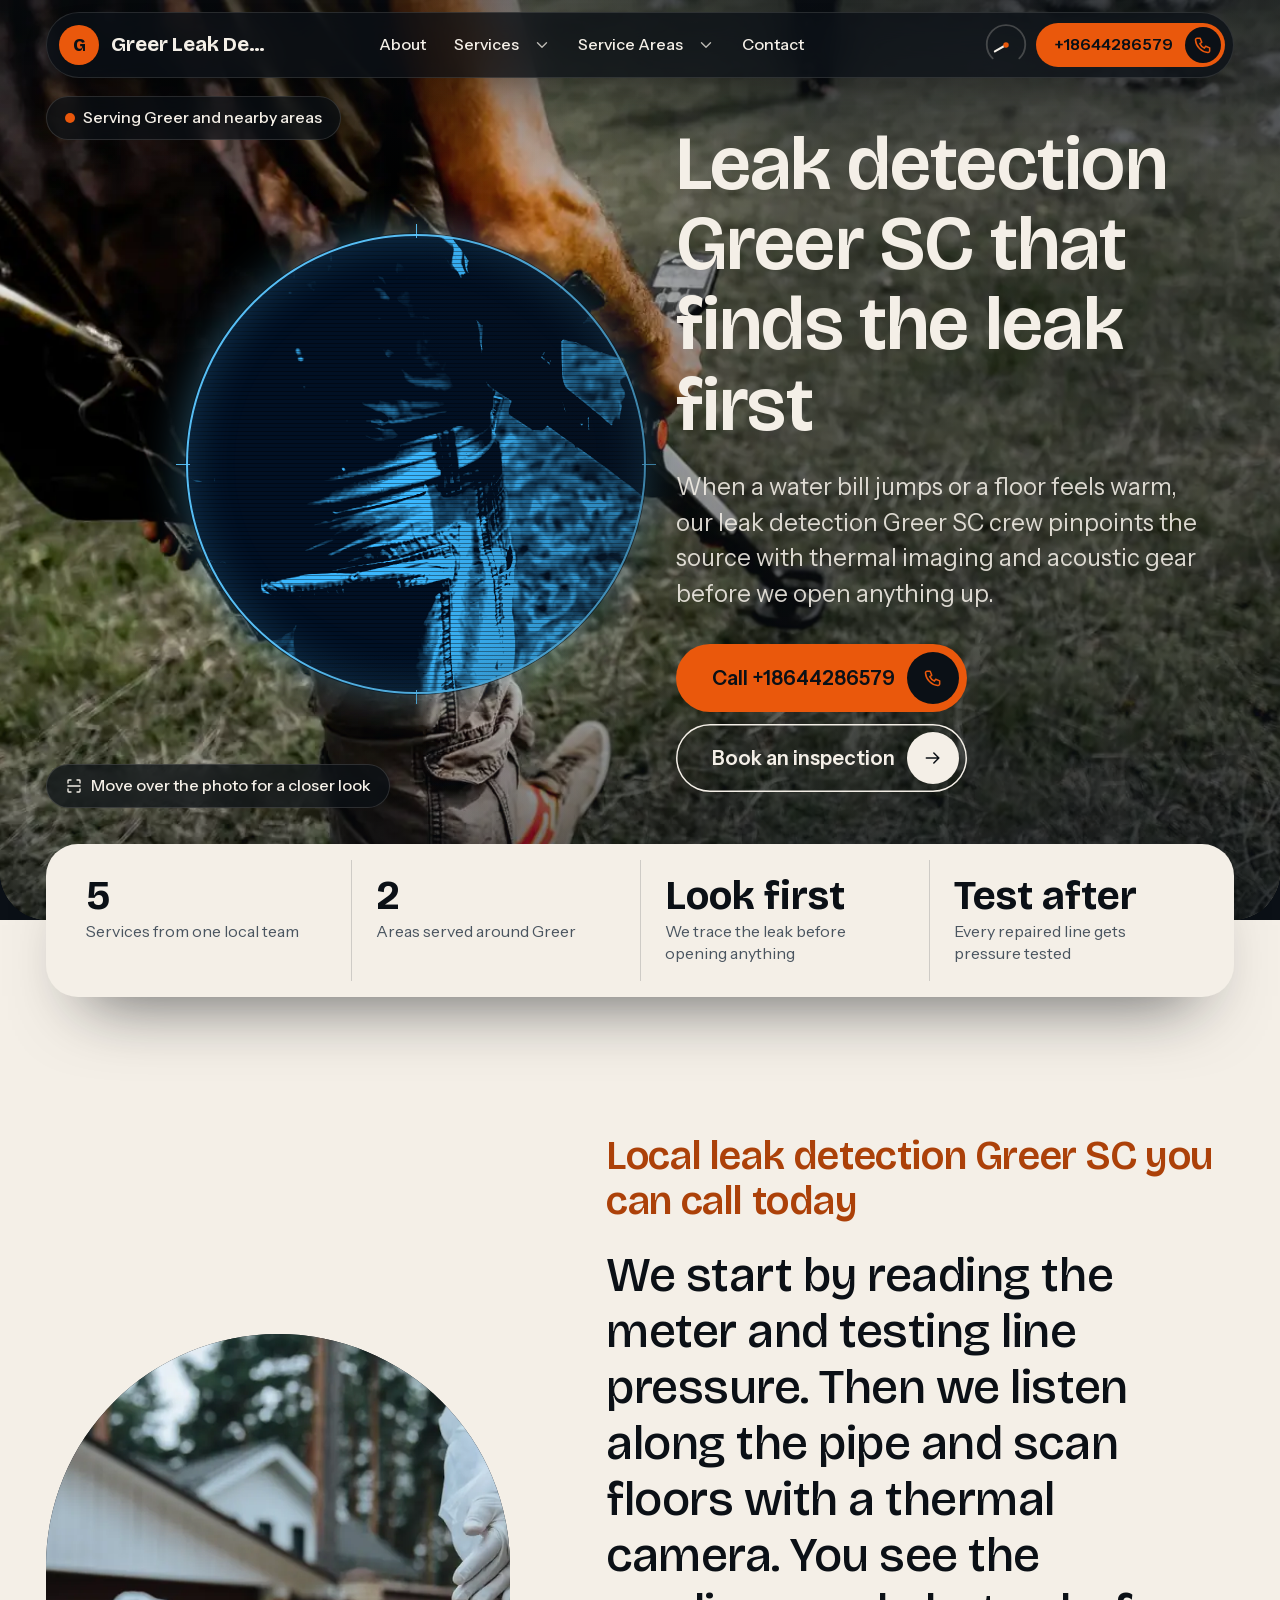
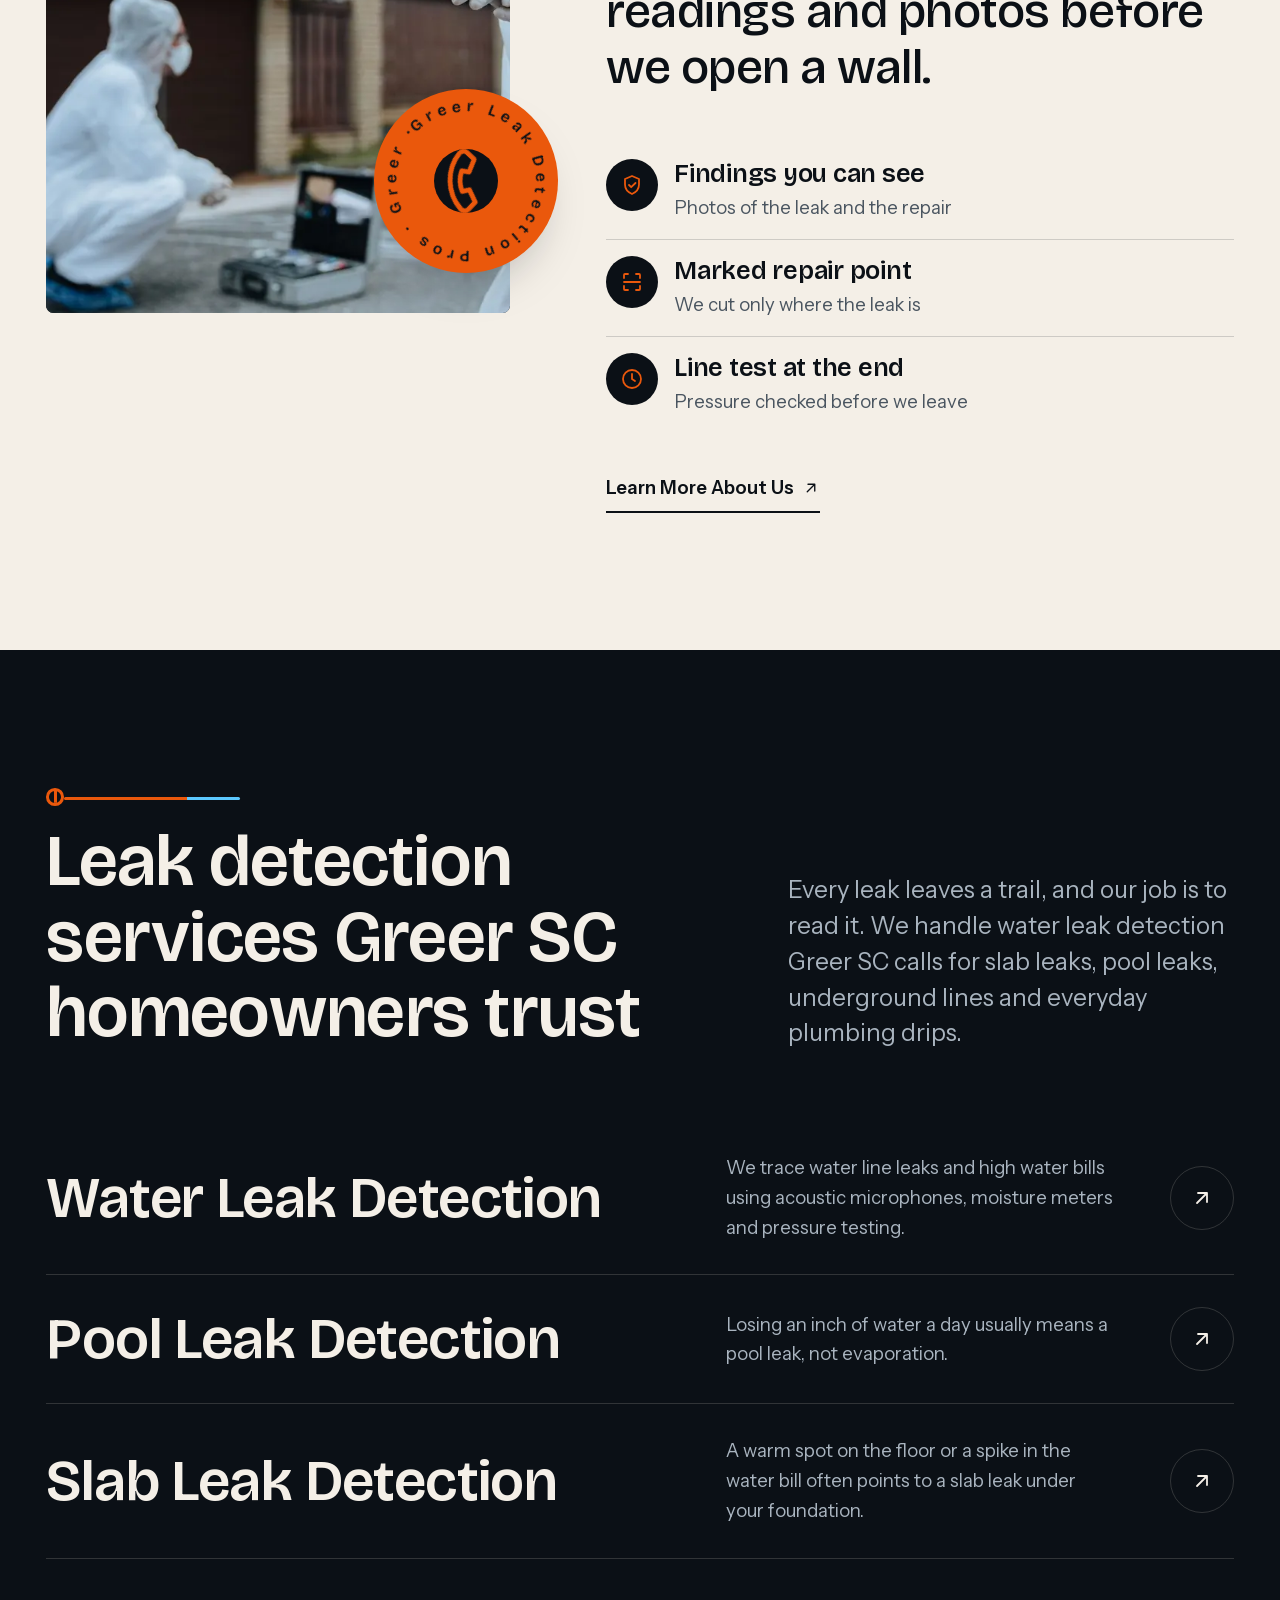
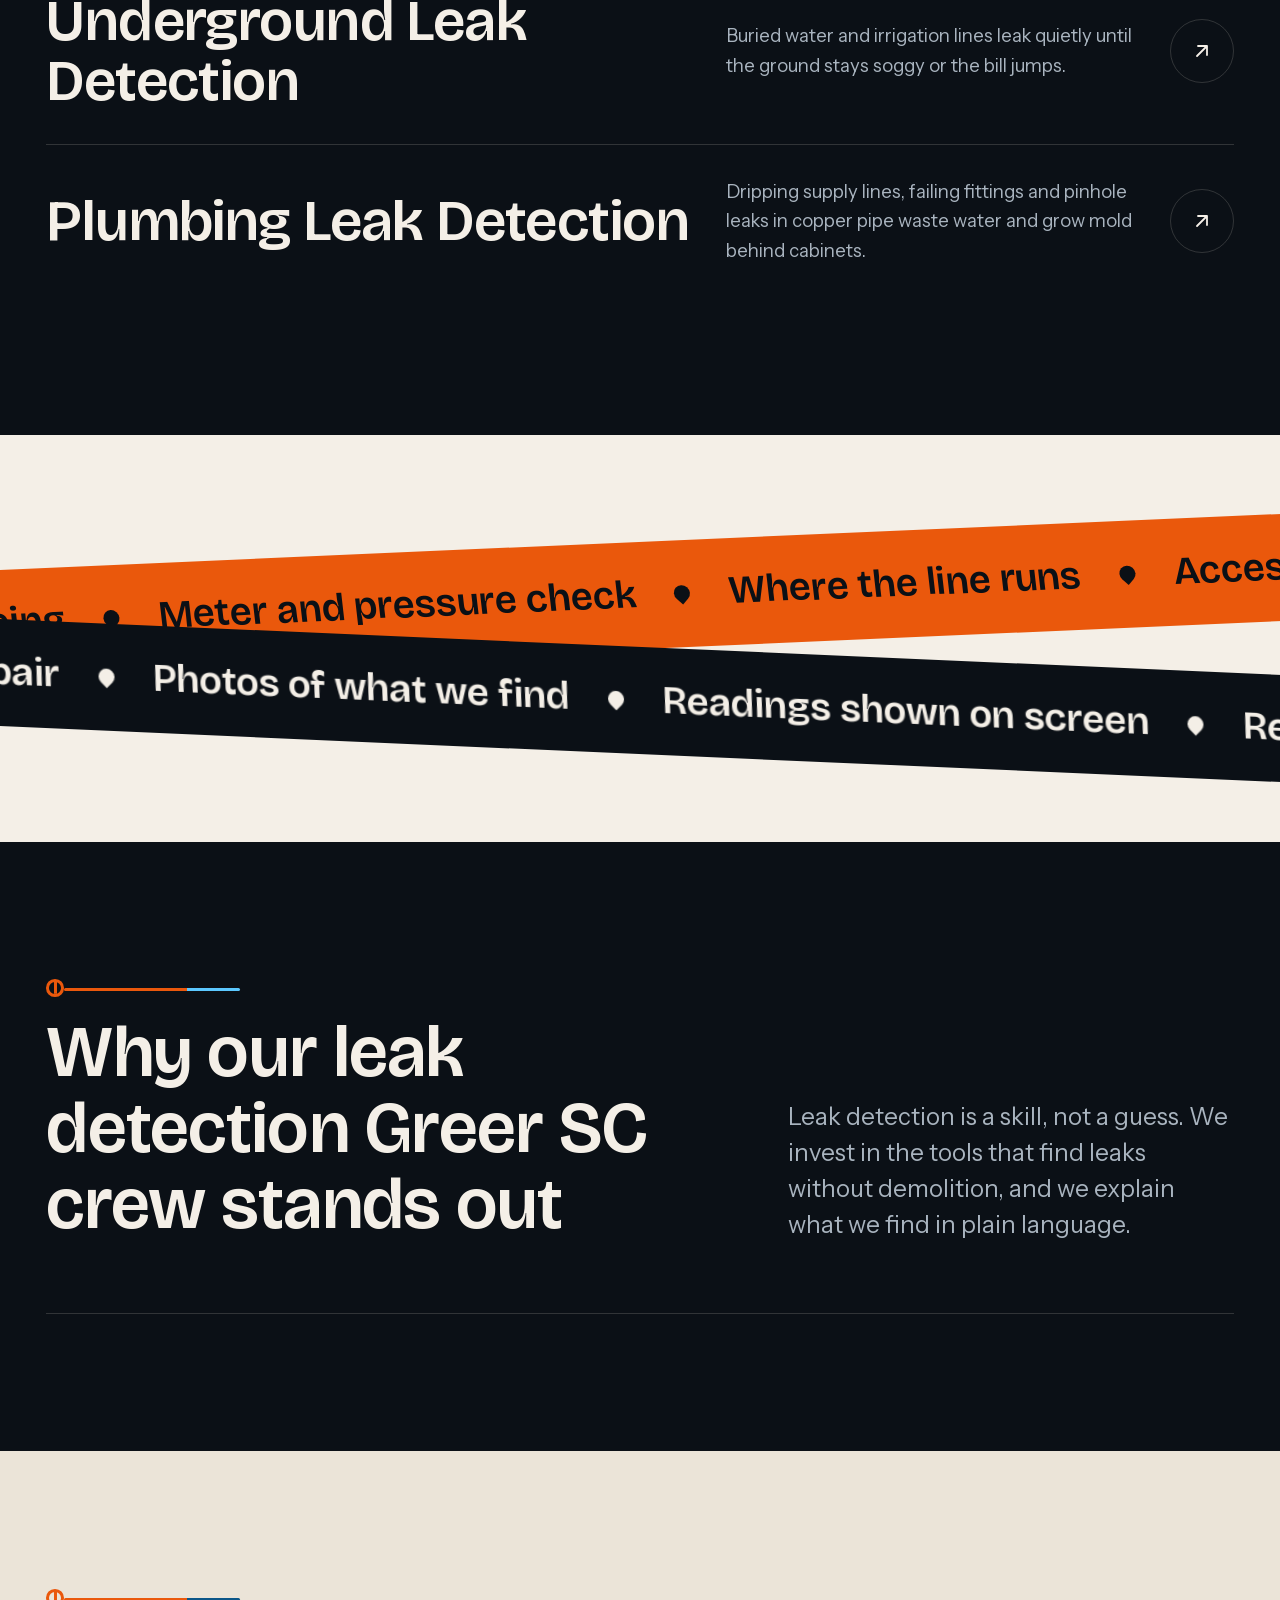
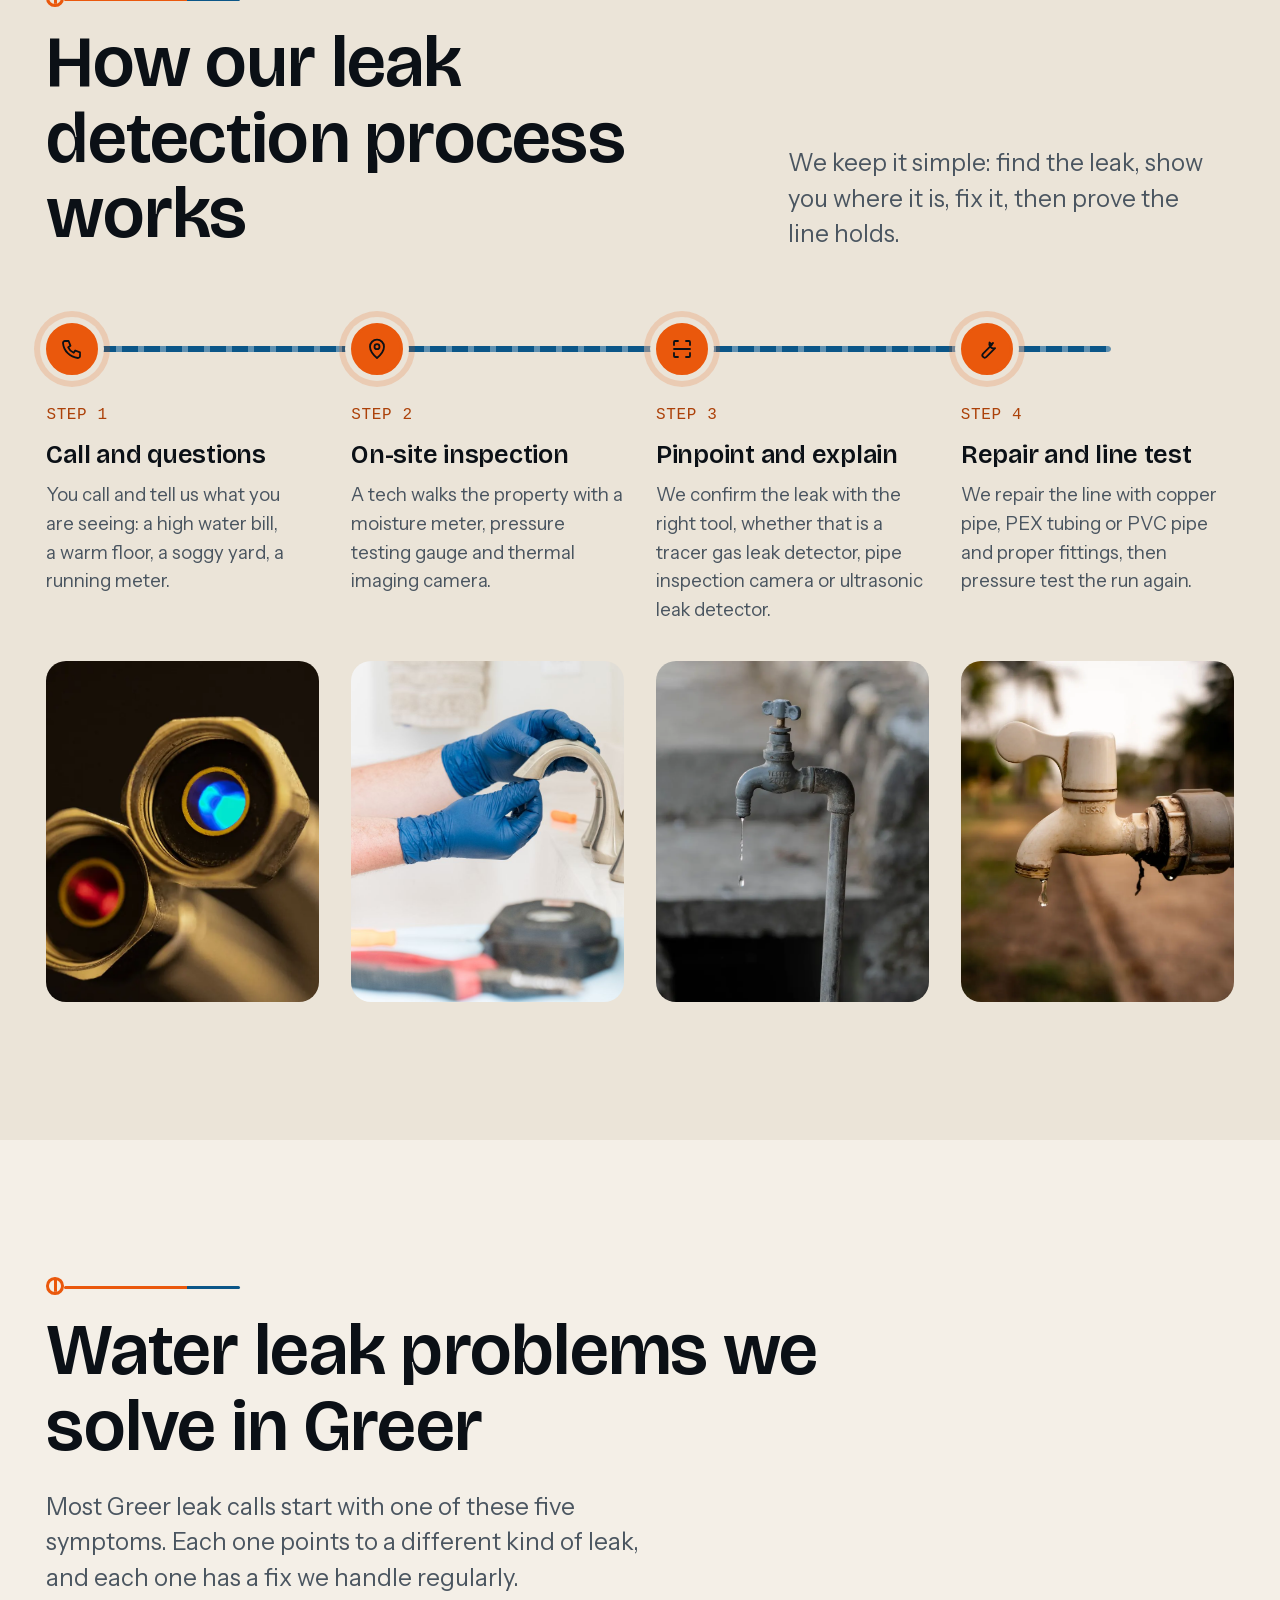
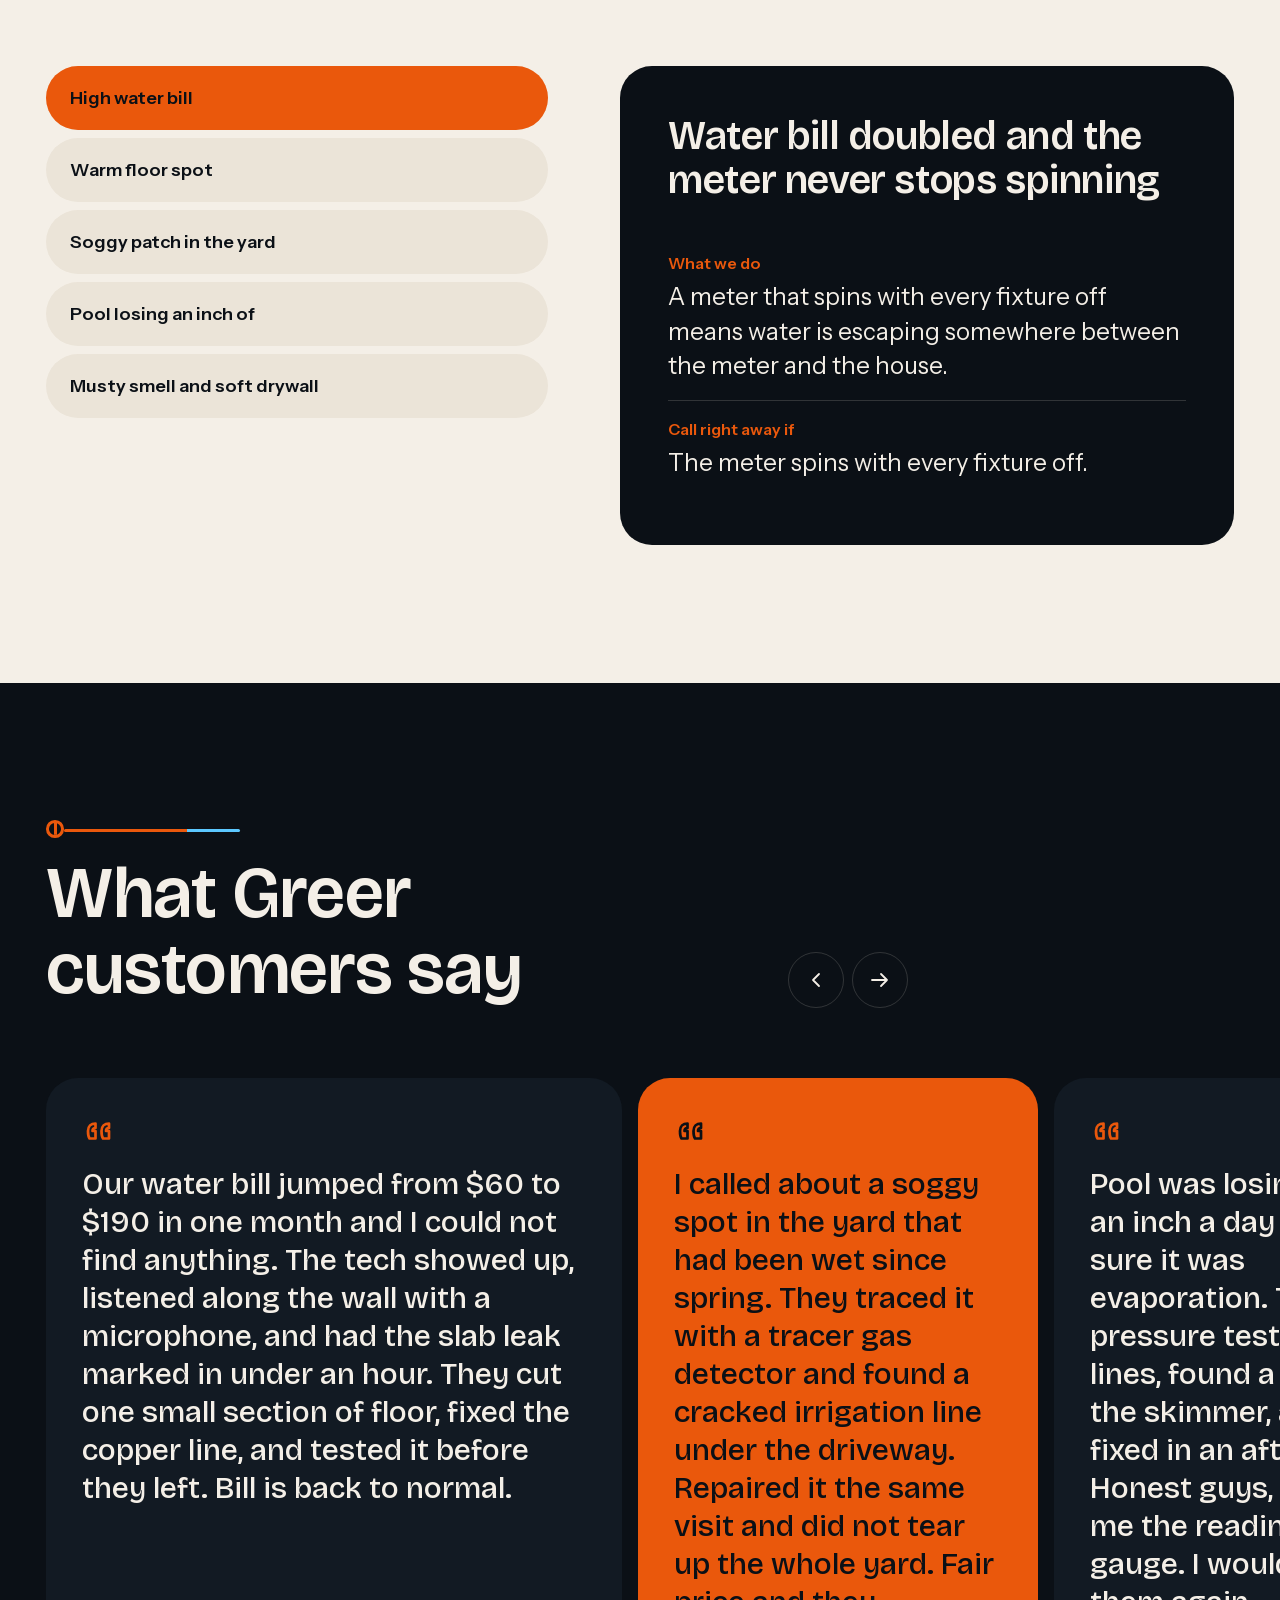
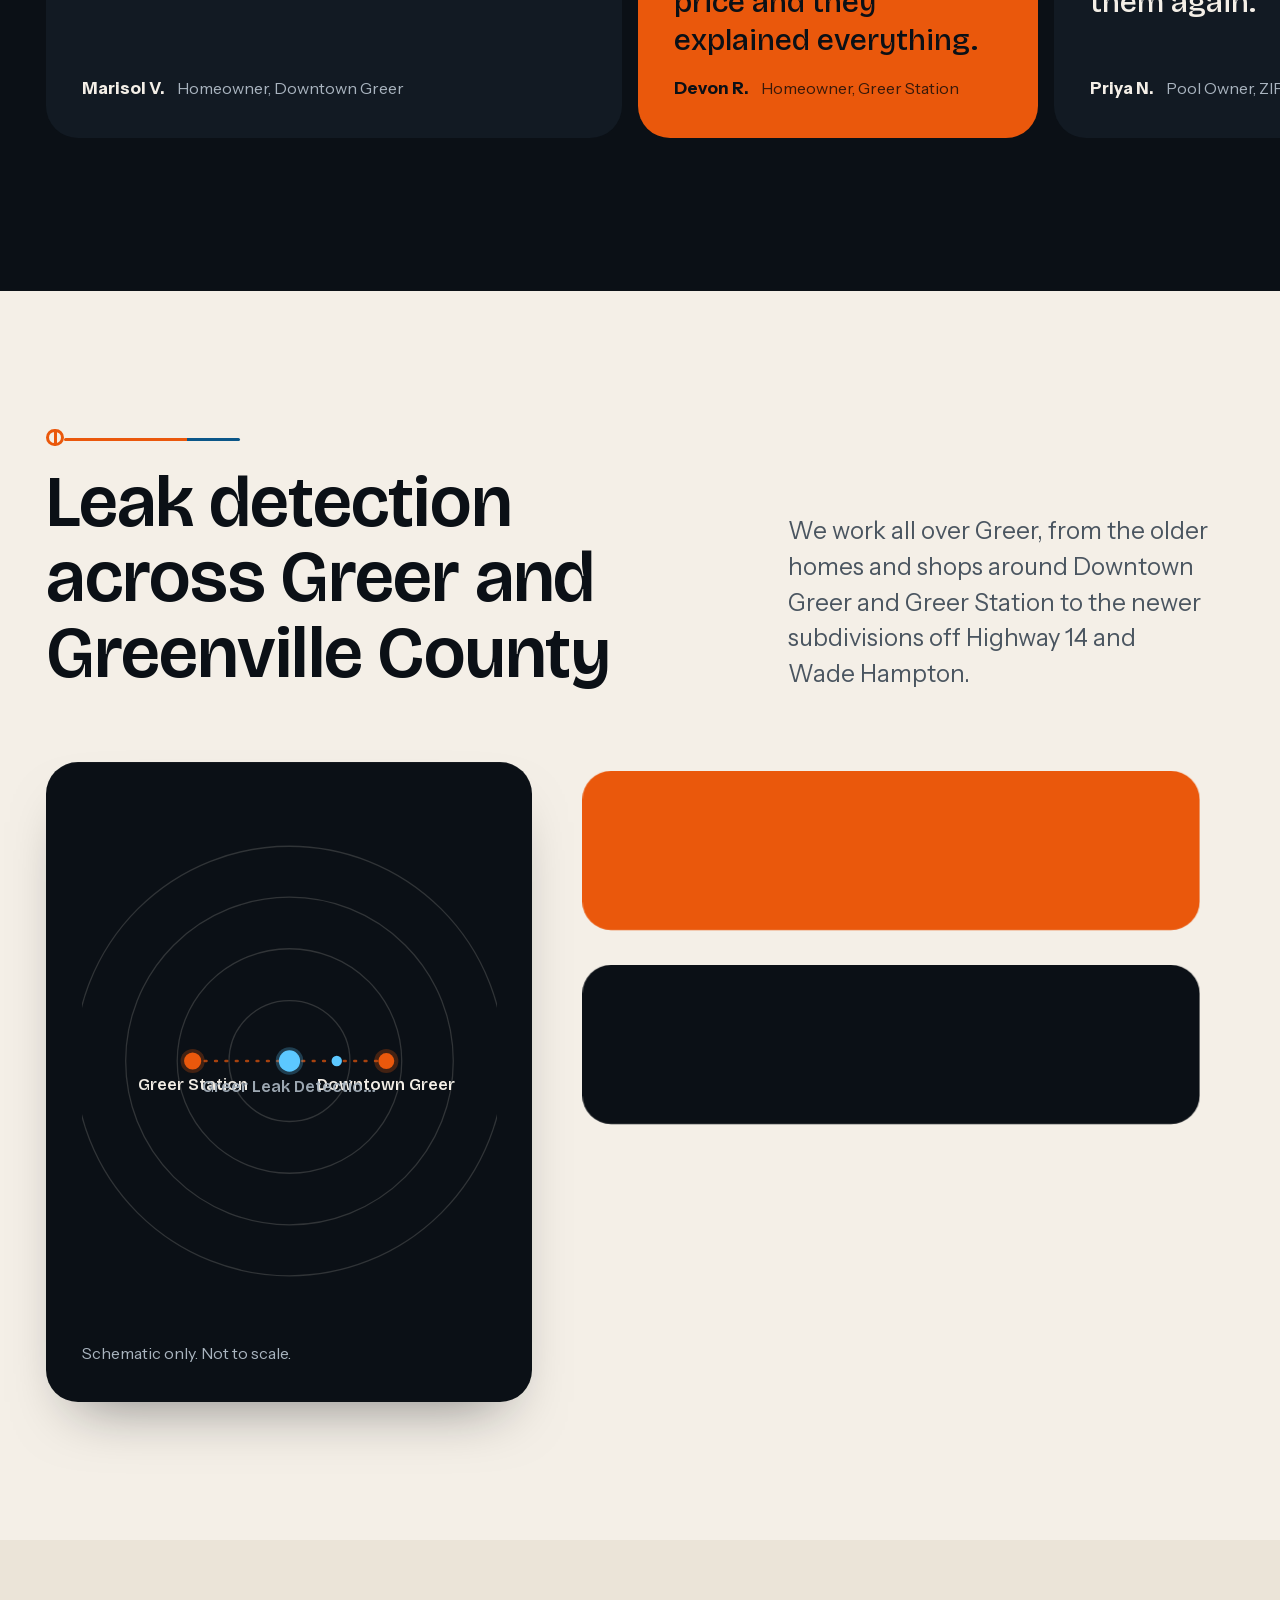
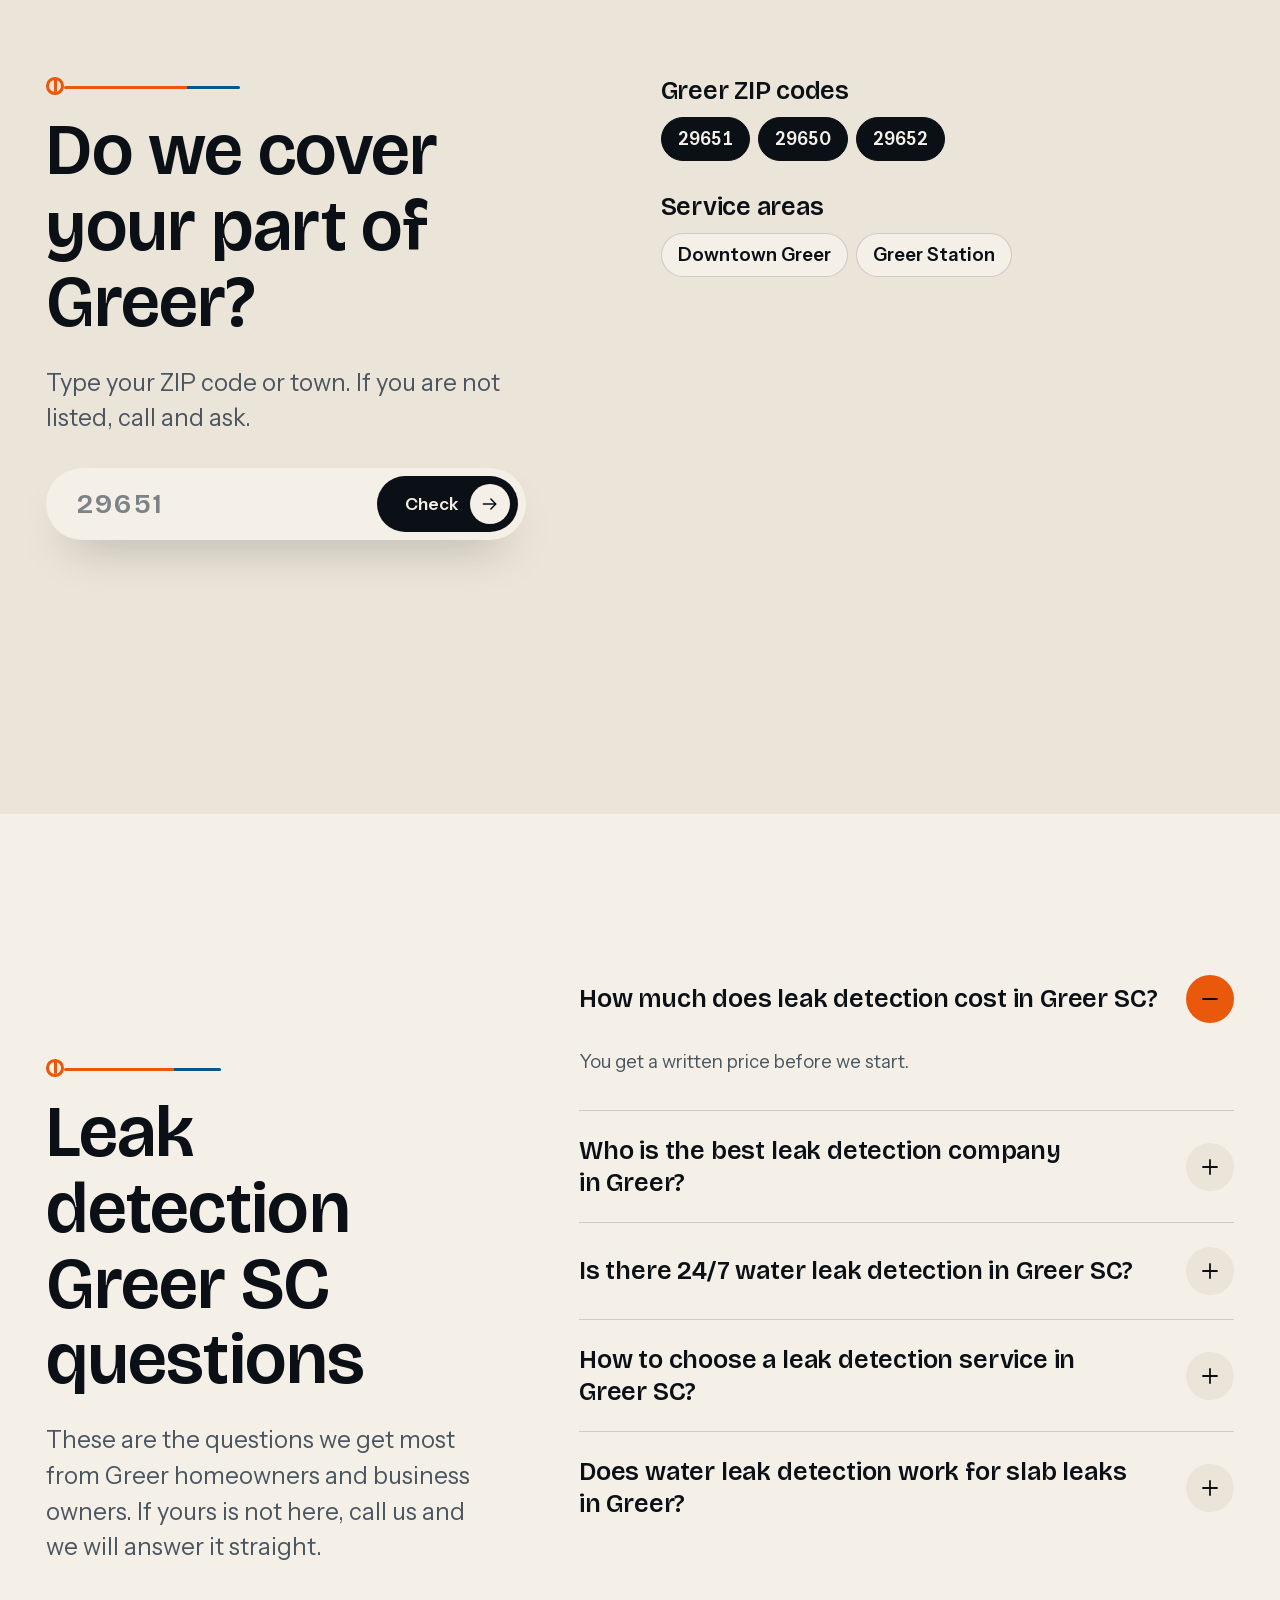
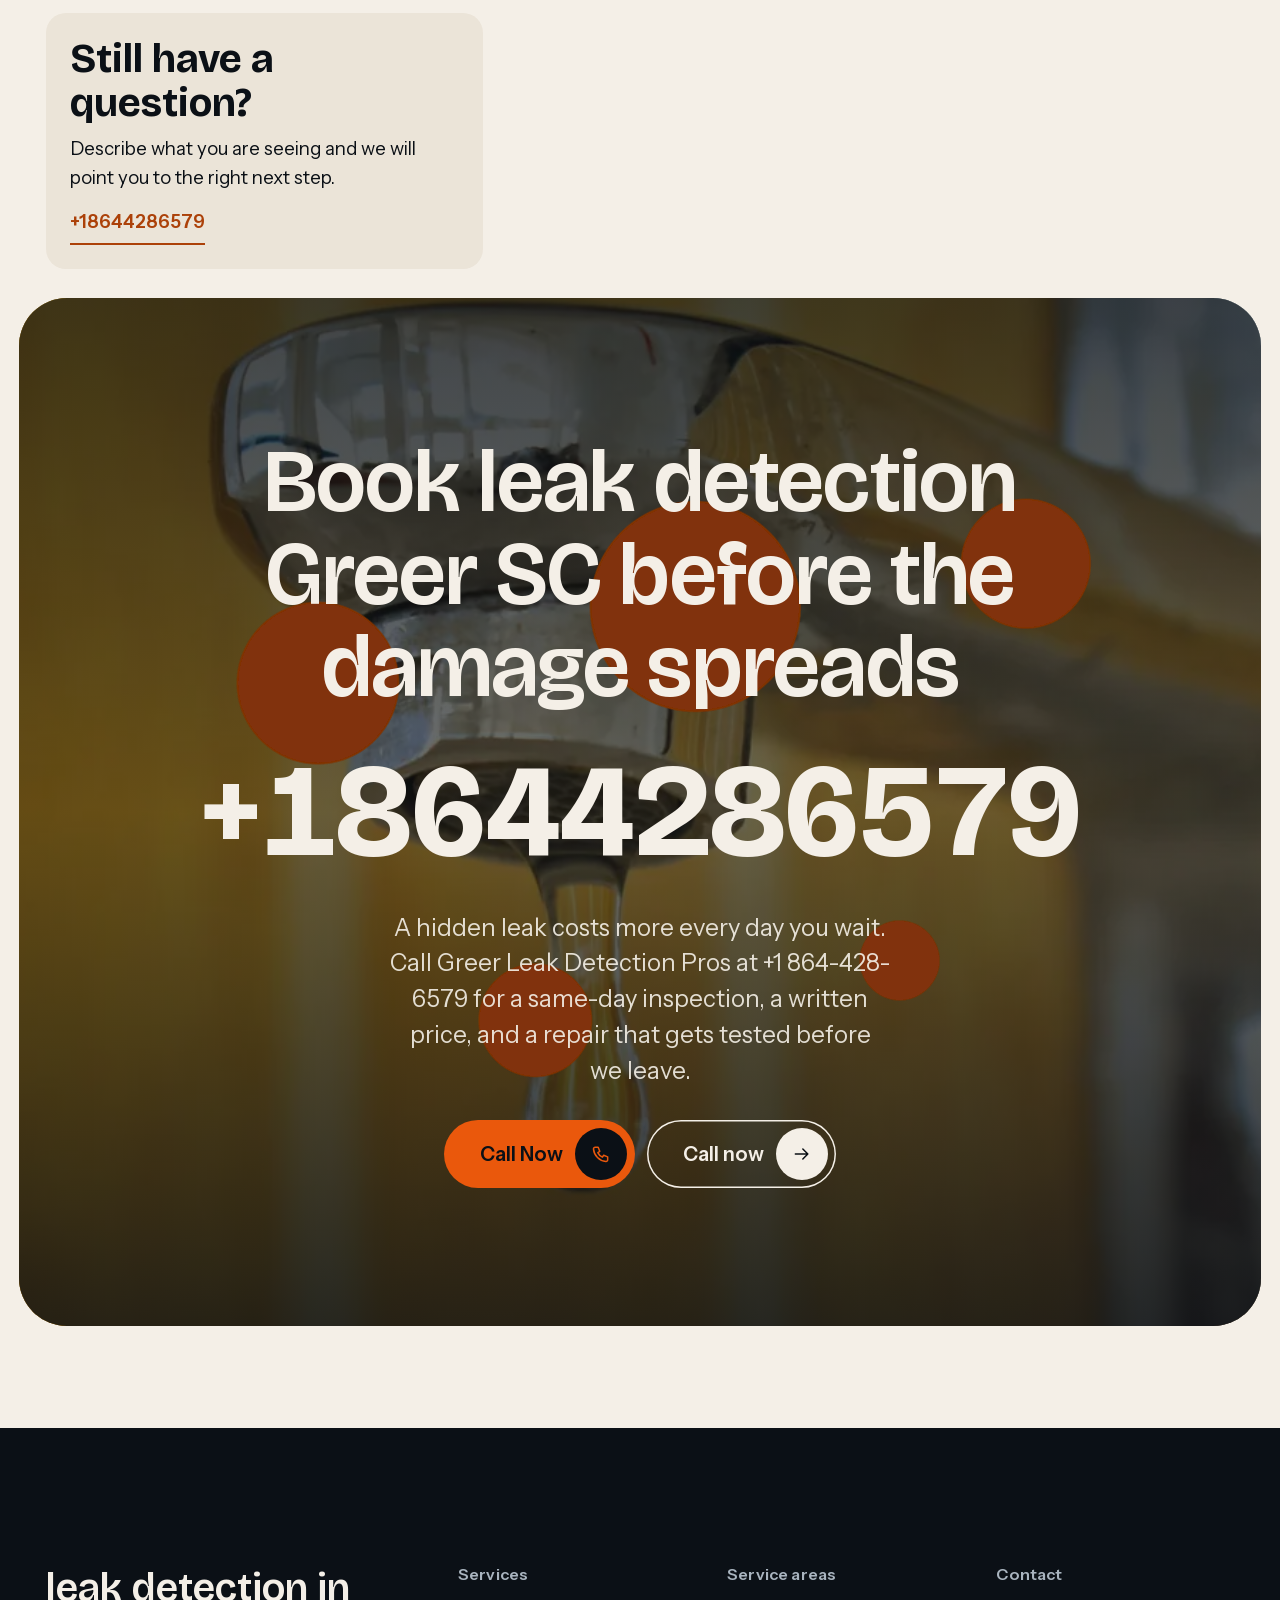
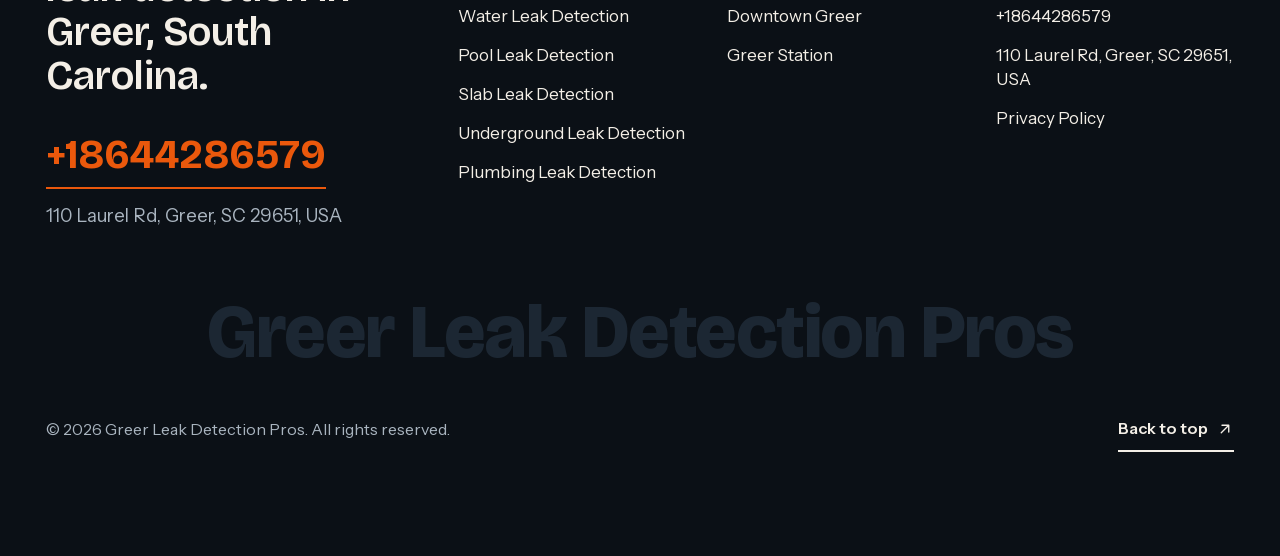
<file: my first project/index.html>
<!DOCTYPE html>
<html lang="en"><head>
    <meta charset="UTF-8">
    <meta name="viewport" content="width=device-width, initial-scale=1">
    <meta name="theme-color" content="#0b1016">
    <title>Leak Detection Greer SC | Water Leak Detection in Greer</title>
    <meta name="description" content="leak detection Greer SC finds hidden water line and slab leaks fast. Our water leak detection in Greer uses thermal cameras and acoustic mics. Call today.">
    <meta name="author" content="Greer Leak Detection Pros">
    <meta name="robots" content="index, follow, max-image-preview:large, max-snippet:-1, max-video-preview:-1">
    <link rel="canonical" href="https://greerleakdetection.com/index.html">
    <link rel="alternate" hreflang="en" href="https://greerleakdetection.com/index.html">
    <link rel="alternate" hreflang="x-default" href="https://greerleakdetection.com/index.html">
    
    <meta property="og:type" content="website">
    <meta property="og:site_name" content="Greer Leak Detection Pros">
    <meta property="og:locale" content="en_US">
    <meta property="og:url" content="https://greerleakdetection.com/index.html">
    <meta property="og:title" content="Leak Detection Greer SC | Water Leak Detection in Greer">
    <meta property="og:description" content="leak detection Greer SC finds hidden water line and slab leaks fast. Our water leak detection in Greer uses thermal cameras and acoustic mics. Call today.">
    <meta property="og:image" content="/assets/images/gen/leak-detection-in-greer-1d87fcae.webp">
    <meta property="og:image:alt" content="Leak Detection Greer SC | Water Leak Detection in Greer">
    <meta name="twitter:card" content="summary_large_image">
    <meta name="twitter:title" content="Leak Detection Greer SC | Water Leak Detection in Greer">
    <meta name="twitter:description" content="leak detection Greer SC finds hidden water line and slab leaks fast. Our water leak detection in Greer uses thermal cameras and acoustic mics. Call today.">
    <meta name="twitter:image" content="/assets/images/gen/leak-detection-in-greer-1d87fcae.webp">
    <meta name="twitter:image:alt" content="Leak Detection Greer SC | Water Leak Detection in Greer">
    <script type="application/ld+json">{"@context":"https://schema.org","@type":"WebSite","@id":"https://greerleakdetection.com/#website","url":"https://greerleakdetection.com/","name":"Greer Leak Detection Pros","inLanguage":"en","publisher":{"@id":"https://greerleakdetection.com/#localbusiness"}}</script>
    <script type="application/ld+json">{"@context":"https://schema.org","@type":"LocalBusiness","@id":"https://greerleakdetection.com/#localbusiness","name":"Greer Leak Detection Pros","url":"https://greerleakdetection.com/","telephone":"+18644286579","image":"assets/images/gen/leak-detection-in-greer-1d87fcae.webp","address":{"@type":"PostalAddress","streetAddress":"110 Laurel Rd, Greer, SC 29651, USA","addressLocality":"Greer","addressRegion":"South Carolina","postalCode":"29651","addressCountry":"US"},"areaServed":[{"@type":"AdministrativeArea","name":"Downtown Greer"},{"@type":"AdministrativeArea","name":"Greer Station"}],"hasOfferCatalog":{"@type":"OfferCatalog","name":"Greer Leak Detection Pros Services","itemListElement":[{"@type":"Offer","itemOffered":{"@type":"Service","name":"Water Leak Detection","provider":{"@type":"LocalBusiness","@id":"https://greerleakdetection.com/#localbusiness"}},"url":"https://greerleakdetection.com/water-leak-detection.html"},{"@type":"Offer","itemOffered":{"@type":"Service","name":"Pool Leak Detection","provider":{"@type":"LocalBusiness","@id":"https://greerleakdetection.com/#localbusiness"}},"url":"https://greerleakdetection.com/pool-leak-detection.html"},{"@type":"Offer","itemOffered":{"@type":"Service","name":"Slab Leak Detection","provider":{"@type":"LocalBusiness","@id":"https://greerleakdetection.com/#localbusiness"}},"url":"https://greerleakdetection.com/slab-leak-detection.html"},{"@type":"Offer","itemOffered":{"@type":"Service","name":"Underground Leak Detection","provider":{"@type":"LocalBusiness","@id":"https://greerleakdetection.com/#localbusiness"}},"url":"https://greerleakdetection.com/underground-leak-detection.html"},{"@type":"Offer","itemOffered":{"@type":"Service","name":"Plumbing Leak Detection","provider":{"@type":"LocalBusiness","@id":"https://greerleakdetection.com/#localbusiness"}},"url":"https://greerleakdetection.com/plumbing-leak-detection.html"}]},"description":"Greer Leak Detection Pros is a local leak detection Greer SC company working out of Greenville County. We trace hidden water line leaks, slab leaks, pool leaks and underground pipe leaks in homes and businesses from Downtown Greer to Greer Station. Our techs carry acoustic leak detection microphones, thermal imaging cameras and pressure testing gauges on every call, so we find the leak instead of guessing at it."}</script>
    <script type="application/ld+json">{"@context":"https://schema.org","@type":"FAQPage","mainEntity":[{"@type":"Question","name":"How much does leak detection cost in Greer SC?","acceptedAnswer":{"@type":"Answer","text":"Most leak detection jobs in Greer run $129 to $449 in 2026, depending on how deep we have to trace. A basic meter and listening check starts around $129, while a full thermal and acoustic trace on a slab or underground line runs $249 to $449. Slab and underground projects with repair mapping can reach $900. You get a written price before we start."}},{"@type":"Question","name":"Who is the best leak detection company in Greer?","acceptedAnswer":{"@type":"Answer","text":"The best leak detection company in Greer is the one that finds the leak without tearing your house apart and shows you the proof. We use acoustic microphones, thermal imaging cameras and pressure testing gauges on every call, hand you photos of what we found, and test the line after the repair. Ask any company what tools they bring and whether the inspection fee comes off the repair."}},{"@type":"Question","name":"Is there 24/7 water leak detection in Greer SC?","acceptedAnswer":{"@type":"Answer","text":"We answer the phone around the clock for active leaks, and we book emergency calls first thing the next morning when a line is still losing water. If water is coming through a floor or wall, shut off the main and call us at +1 864-428-6579. We will walk you through the shutoff and get a tech out fast."}},{"@type":"Question","name":"How to choose a leak detection service in Greer SC?","acceptedAnswer":{"@type":"Answer","text":"Check three things: the tools they carry, whether they give a written price before opening anything, and whether they test the line after the repair. A real leak detection service in Greer SC will use electronic leak detection equipment like acoustic mics and thermal cameras, not just a flashlight and a guess. Ask for photos of the leak and the finished repair."}},{"@type":"Question","name":"Does water leak detection work for slab leaks in Greer?","acceptedAnswer":{"@type":"Answer","text":"Yes. Slab leaks are one of the most common calls we run in Greer, and water leak detection works well on them. We scan the floor with a thermal imaging camera to find the warm line, confirm it with acoustic gear, and mark the repair point so we cut one small section instead of breaking up the whole slab. Most slab repairs are finished in a day."}},{"@type":"Question","name":"How much does leak detection cost in Greer SC?","acceptedAnswer":{"@type":"Answer","text":"Most leak detection jobs in Greer run $129 to $449 in 2026, depending on how deep we have to trace. A basic meter and listening check starts around $129, while a full thermal and acoustic trace on a slab or underground line runs $249 to $449. Slab and underground projects with repair mapping can reach $900. You get a written price before we start."}},{"@type":"Question","name":"Who is the best leak detection company in Greer?","acceptedAnswer":{"@type":"Answer","text":"The best leak detection company in Greer is the one that finds the leak without tearing your house apart and shows you the proof. We use acoustic microphones, thermal imaging cameras and pressure testing gauges on every call, hand you photos of what we found, and test the line after the repair. Ask any company what tools they bring and whether the inspection fee comes off the repair."}},{"@type":"Question","name":"Is there 24/7 water leak detection in Greer SC?","acceptedAnswer":{"@type":"Answer","text":"We answer the phone around the clock for active leaks, and we book emergency calls first thing the next morning when a line is still losing water. If water is coming through a floor or wall, shut off the main and call us at +1 864-428-6579. We will walk you through the shutoff and get a tech out fast."}},{"@type":"Question","name":"How to choose a leak detection service in Greer SC?","acceptedAnswer":{"@type":"Answer","text":"Check three things: the tools they carry, whether they give a written price before opening anything, and whether they test the line after the repair. A real leak detection service in Greer SC will use electronic leak detection equipment like acoustic mics and thermal cameras, not just a flashlight and a guess. Ask for photos of the leak and the finished repair."}},{"@type":"Question","name":"Does water leak detection work for slab leaks in Greer?","acceptedAnswer":{"@type":"Answer","text":"Yes. Slab leaks are one of the most common calls we run in Greer, and water leak detection works well on them. We scan the floor with a thermal imaging camera to find the warm line, confirm it with acoustic gear, and mark the repair point so we cut one small section instead of breaking up the whole slab. Most slab repairs are finished in a day."}}]}</script>
    
    <link rel="preload" as="image" href="assets/images/gen/leak-detection-in-greer-1d87fcae.webp" fetchpriority="high">
    <link rel="icon" href="data:image/svg+xml,%3Csvg%20xmlns=%27http://www.w3.org/2000/svg%27%20viewBox=%270%200%2032%2032%27%3E%3Crect%20width=%2732%27%20height=%2732%27%20rx=%277%27%20fill=%27%23EA580C%27/%3E%3Ctext%20x=%2716%27%20y=%2723%27%20font-family=%27Arial,sans-serif%27%20font-size=%2719%27%20font-weight=%27700%27%20fill=%27%23ffffff%27%20text-anchor=%27middle%27%3EG%3C/text%3E%3C/svg%3E">
    <link rel="apple-touch-icon" href="assets/images/apple-touch-icon.png">
    <script>window.__RL_LEADS={siteId:"6ada32663430ed22e3f58fc7",apiBase:["https:","","ranklocal.cc"].join("/"),turnstileSiteKey:""};</script>
    <script>(function(){try{if(window.self===window.top){document.documentElement.classList.add("js");}}catch(e){}})();</script>
    <link rel="stylesheet" href="assets/global.css">
  <style id="rl-hidden-rules">[data-rl-hidden="1"]{display:none !important;}</style></head>
  <body class="fl-page page-home">
    <a class="skip-link" href="#main">Skip to main content</a>
    <div class="scroll-progress" aria-hidden="true"><span data-progress-bar=""></span></div>
  <header class="site-header" id="top" data-header="">
    <div class="site-header__bar">
      <a class="site-header__brand" href="index.html"><span class="site-header__mark" aria-hidden="true"><span class="site-header__initial">G</span></span><span class="site-header__name">Greer Leak Detection Pros</span><span class="sr-only"> Home</span></a>
      <nav class="site-header__nav" aria-label="Primary navigation">
        <ul class="site-header__list">
          <li><a class="nav-link" href="about.html"><span class="nav-link__text" data-text="About">About</span></a></li>
          <!-- RL-AUTO:nav-services START -->
<li class="nav-drop" data-dropdown="">
          <a class="nav-link" href="services.html"><span class="nav-link__text" data-text="Services">Services</span></a>
          <button class="nav-drop__toggle" type="button" aria-expanded="false" aria-controls="nav-services-panel"><span class="sr-only">Open Menu: Services</span><svg class="icon icon--sm" viewBox="0 0 24 24" aria-hidden="true" focusable="false"><path d="m6 9 6 6 6-6"></path></svg></button>
          <div class="nav-drop__panel" id="nav-services-panel" hidden="">
            <ul class="nav-drop__list"><li><a class="nav-drop__link" href="water-leak-detection.html">Water Leak Detection</a></li><li><a class="nav-drop__link" href="pool-leak-detection.html">Pool Leak Detection</a></li><li><a class="nav-drop__link" href="slab-leak-detection.html">Slab Leak Detection</a></li><li><a class="nav-drop__link" href="underground-leak-detection.html">Underground Leak Detection</a></li><li><a class="nav-drop__link" href="plumbing-leak-detection.html">Plumbing Leak Detection</a></li></ul>
            <a class="nav-drop__all" href="services.html">View all services <svg class="icon icon--sm" viewBox="0 0 24 24" aria-hidden="true" focusable="false"><path d="M4 12h15M13 6l6 6-6 6"></path></svg></a>
          </div>
        </li>
<!-- RL-AUTO:nav-services END -->
          <!-- RL-AUTO:nav-locations START -->
<li class="nav-drop" data-dropdown="">
          <a class="nav-link" href="locations.html"><span class="nav-link__text" data-text="Service Areas">Service Areas</span></a>
          <button class="nav-drop__toggle" type="button" aria-expanded="false" aria-controls="nav-locations-panel"><span class="sr-only">Open Menu: Service Areas</span><svg class="icon icon--sm" viewBox="0 0 24 24" aria-hidden="true" focusable="false"><path d="m6 9 6 6 6-6"></path></svg></button>
          <div class="nav-drop__panel" id="nav-locations-panel" hidden="">
            <ul class="nav-drop__list"><li><a class="nav-drop__link" href="leak-detection-downtown-greer.html">Downtown Greer</a></li><li><a class="nav-drop__link" href="leak-detection-greer-station.html">Greer Station</a></li></ul>
            <a class="nav-drop__all" href="locations.html">View all service areas <svg class="icon icon--sm" viewBox="0 0 24 24" aria-hidden="true" focusable="false"><path d="M4 12h15M13 6l6 6-6 6"></path></svg></a>
          </div>
        </li>
<!-- RL-AUTO:nav-locations END -->
          
          <li><a class="nav-link" href="contact.html"><span class="nav-link__text" data-text="Contact">Contact</span></a></li>
        </ul>
      </nav>
      <div class="site-header__tools">
        <div class="gauge-mini" data-gauge="" aria-hidden="true"><svg viewBox="0 0 48 48"><path class="gauge-mini__track" d="M9.5 38.5A21 21 0 1 1 38.5 38.5"></path><path class="gauge-mini__fill" data-gauge-fill="" d="M9.5 38.5A21 21 0 1 1 38.5 38.5"></path><line class="gauge-mini__needle" data-gauge-needle="" x1="24" y1="24" x2="24" y2="10"></line><circle class="gauge-mini__hub" cx="24" cy="24" r="3"></circle></svg></div>
        <a class="btn btn--accent btn--sm site-header__call" href="tel:+18644286579" aria-label="Call +18644286579" data-fill=""><span class="btn__label">+18644286579</span><span class="btn__icon"><svg class="icon" viewBox="0 0 24 24" aria-hidden="true" focusable="false"><path d="M5 4h3.6l1.9 4.8-2.3 1.5a11 11 0 0 0 5.5 5.5l1.5-2.3L20 15.4V19a2 2 0 0 1-2.1 2A16.5 16.5 0 0 1 3 6.1 2 2 0 0 1 5 4Z"></path></svg><svg class="icon" viewBox="0 0 24 24" aria-hidden="true" focusable="false"><path d="M5 4h3.6l1.9 4.8-2.3 1.5a11 11 0 0 0 5.5 5.5l1.5-2.3L20 15.4V19a2 2 0 0 1-2.1 2A16.5 16.5 0 0 1 3 6.1 2 2 0 0 1 5 4Z"></path></svg></span><span class="sr-only"> Call</span></a>
        <button class="site-header__toggle" type="button" aria-expanded="false" aria-controls="site-menu" data-menu-toggle=""><span class="sr-only">Menu</span><span></span><span></span></button>
      </div>
    </div>
  </header>
  <div class="menu" id="site-menu" data-menu="" hidden="">
    <div class="menu__panel theme-ink" role="dialog" aria-modal="true" aria-label="Primary navigation">
      <div class="menu__top">
        <span class="site-header__name">Greer Leak Detection Pros</span>
        <button class="menu__close" type="button" data-menu-close="" aria-label="Close"><svg class="icon" viewBox="0 0 24 24" aria-hidden="true" focusable="false"><path d="m6 6 12 12M18 6 6 18"></path></svg></button>
      </div>
      <nav aria-label="Primary navigation">
        <ul class="menu__list"><li><a class="menu__link menu__link--current" href="index.html" data-menu-link="" aria-current="page"><span>Home</span><svg class="icon icon--lg" viewBox="0 0 24 24" aria-hidden="true" focusable="false"><path d="M4 12h15M13 6l6 6-6 6"></path></svg></a></li><li><a class="menu__link" href="about.html" data-menu-link=""><span>About</span><svg class="icon icon--lg" viewBox="0 0 24 24" aria-hidden="true" focusable="false"><path d="M4 12h15M13 6l6 6-6 6"></path></svg></a></li><li><a class="menu__link" href="services.html" data-menu-link=""><span>Services</span><svg class="icon icon--lg" viewBox="0 0 24 24" aria-hidden="true" focusable="false"><path d="M4 12h15M13 6l6 6-6 6"></path></svg></a></li><li><a class="menu__link" href="locations.html" data-menu-link=""><span>Service Areas</span><svg class="icon icon--lg" viewBox="0 0 24 24" aria-hidden="true" focusable="false"><path d="M4 12h15M13 6l6 6-6 6"></path></svg></a></li><li><a class="menu__link" href="contact.html" data-menu-link=""><span>Contact</span><svg class="icon icon--lg" viewBox="0 0 24 24" aria-hidden="true" focusable="false"><path d="M4 12h15M13 6l6 6-6 6"></path></svg></a></li></ul>
      </nav>
      <div class="menu__foot">
        <a class="menu__call" href="tel:+18644286579"><span>Call</span><strong>+18644286579</strong></a>
        <p>110 Laurel Rd, Greer, SC 29651, USA, Greer, South Carolina</p>
      </div>
    </div>
  </div>
    <main id="main"><section class="hero" aria-labelledby="hero-title" data-hero="">
    <div class="hero__stage theme-ink" data-xray="" data-xray-label="Inspection view">
      <div class="hero__layer hero__layer--base"><img class="hero__img" src="assets/images/gen/leak-detection-in-greer-1d87fcae.webp" alt="leak detection in Greer" width="1672" height="941" sizes="100vw" fetchpriority="high" decoding="async"></div>
      <div class="hero__scrim" aria-hidden="true"></div>
      <div class="hero__status"><span class="chip chip--solid"><span class="chip__dot" aria-hidden="true"></span>Serving Greer and nearby areas</span></div>
      <div class="hero__content">
        <div class="hero__copy">
          <h1 class="hero__title" id="hero-title">Leak detection Greer SC that finds the leak first</h1>
          <p class="hero__lead">When a water bill jumps or a floor feels warm, our leak detection Greer SC crew pinpoints the source with thermal imaging and acoustic gear before we open anything up.</p>
          <div class="hero__actions"><a class="btn btn--accent btn--lg" href="tel:+18644286579" data-fill=""><span class="btn__label">Call +18644286579</span><span class="btn__icon"><svg class="icon" viewBox="0 0 24 24" aria-hidden="true" focusable="false"><path d="M5 4h3.6l1.9 4.8-2.3 1.5a11 11 0 0 0 5.5 5.5l1.5-2.3L20 15.4V19a2 2 0 0 1-2.1 2A16.5 16.5 0 0 1 3 6.1 2 2 0 0 1 5 4Z"></path></svg><svg class="icon" viewBox="0 0 24 24" aria-hidden="true" focusable="false"><path d="M5 4h3.6l1.9 4.8-2.3 1.5a11 11 0 0 0 5.5 5.5l1.5-2.3L20 15.4V19a2 2 0 0 1-2.1 2A16.5 16.5 0 0 1 3 6.1 2 2 0 0 1 5 4Z"></path></svg></span></a><a class="btn btn--ghost btn--lg" href="#contact" data-fill=""><span class="btn__label">Book an inspection</span><span class="btn__icon"><svg class="icon" viewBox="0 0 24 24" aria-hidden="true" focusable="false"><path d="M4 12h15M13 6l6 6-6 6"></path></svg><svg class="icon" viewBox="0 0 24 24" aria-hidden="true" focusable="false"><path d="M4 12h15M13 6l6 6-6 6"></path></svg></span></a></div>
        </div>
      </div>
      <p class="hero__hint chip chip--solid" aria-hidden="true" data-xray-hint="" hidden=""><svg class="icon icon--sm" viewBox="0 0 24 24" aria-hidden="true" focusable="false"><path d="M4 8V5a1 1 0 0 1 1-1h3M16 4h3a1 1 0 0 1 1 1v3M20 16v3a1 1 0 0 1-1 1h-3M8 20H5a1 1 0 0 1-1-1v-3"></path><path d="M4 12h16"></path></svg><span class="hero__hint-pointer">Move over the photo for a closer look</span><span class="hero__hint-touch">Drag across the photo for a closer look</span></p>
    </div>
  </section>
    <section class="trust" aria-label="Service assurances">
    <div class="container">
      <ul class="trust__list" data-ripple=""><li class="trust__item"><span class="trust__value">5</span><span class="trust__label">Services from one local team</span></li><li class="trust__item"><span class="trust__value">2</span><span class="trust__label">Areas served around Greer</span></li><li class="trust__item"><span class="trust__value">Look first</span><span class="trust__label">We trace the leak before opening anything</span></li><li class="trust__item"><span class="trust__value">Test after</span><span class="trust__label">Every repaired line gets pressure tested</span></li></ul>
    </div>
  </section>
    <section class="section about" id="about" aria-labelledby="about-title">
    <div class="container about__grid">
      <div class="about__visual">
        <figure class="media media--arch about__photo" data-develop=""><img class="media__img" src="assets/images/gen/index-130a50c9.webp" alt="" width="1122" height="1402" sizes="(min-width: 64rem) 38vw, 90vw" loading="lazy" decoding="async"></figure>
        <div class="about__badge" aria-hidden="true" data-badge="">
          <svg viewBox="0 0 200 200"><defs><path id="badge-circle" d="M100 100m-76 0a76 76 0 1 1 152 0a76 76 0 1 1-152 0"></path></defs><text><textPath href="#badge-circle" startOffset="0" textLength="475" lengthAdjust="spacing">Greer Leak Detection Pros · Greer · </textPath></text></svg>
          <span class="about__badge-icon"><svg class="icon icon--lg" viewBox="0 0 24 24" aria-hidden="true" focusable="false"><path d="M5 4h3.6l1.9 4.8-2.3 1.5a11 11 0 0 0 5.5 5.5l1.5-2.3L20 15.4V19a2 2 0 0 1-2.1 2A16.5 16.5 0 0 1 3 6.1 2 2 0 0 1 5 4Z"></path></svg></span>
        </div>
      </div>
      <div class="about__copy">
        <h2 class="about__title" id="about-title" data-level="">Local leak detection Greer SC you can call today</h2>
        <p class="about__statement" data-level="scroll">We start by reading the meter and testing line pressure. Then we listen along the pipe and scan floors with a thermal camera. You see the readings and photos before we open a wall.</p>
        <ul class="about__facts" data-ripple=""><li class="about__fact"><span class="about__fact-icon" aria-hidden="true"><svg class="icon" viewBox="0 0 24 24" aria-hidden="true" focusable="false"><path d="M12 3 5 6v5.500c0 4.6 3 7.7 7 9.5 4-1.8 7-4.9 7-9.500V6l-7-3Z"></path><path d="m9 12 2.2 2.200L15.5 10"></path></svg></span><div><h3 class="about__fact-title">Findings you can see</h3><p>Photos of the leak and the repair</p></div></li><li class="about__fact"><span class="about__fact-icon" aria-hidden="true"><svg class="icon" viewBox="0 0 24 24" aria-hidden="true" focusable="false"><path d="M4 8V5a1 1 0 0 1 1-1h3M16 4h3a1 1 0 0 1 1 1v3M20 16v3a1 1 0 0 1-1 1h-3M8 20H5a1 1 0 0 1-1-1v-3"></path><path d="M4 12h16"></path></svg></span><div><h3 class="about__fact-title">Marked repair point</h3><p>We cut only where the leak is</p></div></li><li class="about__fact"><span class="about__fact-icon" aria-hidden="true"><svg class="icon" viewBox="0 0 24 24" aria-hidden="true" focusable="false"><circle cx="12" cy="12" r="9"></circle><path d="M12 7v5l3 2"></path></svg></span><div><h3 class="about__fact-title">Line test at the end</h3><p>Pressure checked before we leave</p></div></li></ul>
        <p class="about__more" data-flow=""><a class="link-arrow" href="about.html">Learn More About Us <svg class="icon icon--sm" viewBox="0 0 24 24" aria-hidden="true" focusable="false"><path d="M7 17 17 7M8 7h9v9"></path></svg></a></p>
      </div>
    </div>
  </section>
    <!-- RL-AUTO:services-section START -->
<section class="section section--ink services" id="services" aria-labelledby="services-title">
    <div class="container">
      <div class="section-head section-head--split"><h2 class="section-head__title" id="services-title" data-level="">Leak detection services Greer SC homeowners trust</h2><p class="section-head__lead" data-flow="">Every leak leaves a trail, and our job is to read it. We handle water leak detection Greer SC calls for slab leaks, pool leaks, underground lines and everyday plumbing drips.</p></div>
      <ul class="service-list" data-service-list=""><li class="service-list__item" data-service-item=""><h3 class="service-list__title"><a class="service-list__link" href="water-leak-detection.html">Water Leak Detection</a></h3><p class="service-list__text">We trace water line leaks and high water bills using acoustic microphones, moisture meters and pressure testing.</p><span class="service-list__arrow" aria-hidden="true"><svg class="icon" viewBox="0 0 24 24" aria-hidden="true" focusable="false"><path d="M7 17 17 7M8 7h9v9"></path></svg></span><span class="service-list__preview media" aria-hidden="true"><img class="media__img" src="assets/images/gen/index-9816ed9d.webp" alt="" width="800" height="600" sizes="22rem" loading="lazy" decoding="async" aria-hidden="true"></span></li><li class="service-list__item" data-service-item=""><h3 class="service-list__title"><a class="service-list__link" href="pool-leak-detection.html">Pool Leak Detection</a></h3><p class="service-list__text">Losing an inch of water a day usually means a pool leak, not evaporation.</p><span class="service-list__arrow" aria-hidden="true"><svg class="icon" viewBox="0 0 24 24" aria-hidden="true" focusable="false"><path d="M7 17 17 7M8 7h9v9"></path></svg></span><span class="service-list__preview media" aria-hidden="true"><img class="media__img" src="assets/images/gen/index-8a81c99a.webp" alt="" width="800" height="600" sizes="22rem" loading="lazy" decoding="async" aria-hidden="true"></span></li><li class="service-list__item" data-service-item=""><h3 class="service-list__title"><a class="service-list__link" href="slab-leak-detection.html">Slab Leak Detection</a></h3><p class="service-list__text">A warm spot on the floor or a spike in the water bill often points to a slab leak under your foundation.</p><span class="service-list__arrow" aria-hidden="true"><svg class="icon" viewBox="0 0 24 24" aria-hidden="true" focusable="false"><path d="M7 17 17 7M8 7h9v9"></path></svg></span><span class="service-list__preview media" aria-hidden="true"><img class="media__img" src="assets/images/gen/index-130a50c9.webp" alt="" width="800" height="600" sizes="22rem" loading="lazy" decoding="async" aria-hidden="true"></span></li><li class="service-list__item" data-service-item=""><h3 class="service-list__title"><a class="service-list__link" href="underground-leak-detection.html">Underground Leak Detection</a></h3><p class="service-list__text">Buried water and irrigation lines leak quietly until the ground stays soggy or the bill jumps.</p><span class="service-list__arrow" aria-hidden="true"><svg class="icon" viewBox="0 0 24 24" aria-hidden="true" focusable="false"><path d="M7 17 17 7M8 7h9v9"></path></svg></span><span class="service-list__preview media" aria-hidden="true"><img class="media__img" src="assets/images/gen/index-908988ed.webp" alt="" width="800" height="600" sizes="22rem" loading="lazy" decoding="async" aria-hidden="true"></span></li><li class="service-list__item" data-service-item=""><h3 class="service-list__title"><a class="service-list__link" href="plumbing-leak-detection.html">Plumbing Leak Detection</a></h3><p class="service-list__text">Dripping supply lines, failing fittings and pinhole leaks in copper pipe waste water and grow mold behind cabinets.</p><span class="service-list__arrow" aria-hidden="true"><svg class="icon" viewBox="0 0 24 24" aria-hidden="true" focusable="false"><path d="M7 17 17 7M8 7h9v9"></path></svg></span><span class="service-list__preview media" aria-hidden="true"><img class="media__img" src="assets/images/gen/index-61587df7.webp" alt="" width="800" height="600" sizes="22rem" loading="lazy" decoding="async" aria-hidden="true"></span></li></ul>
      
    </div>
  </section>
<!-- RL-AUTO:services-section END -->
    <section class="specials specials-ribbon" aria-labelledby="specials-title">
    <h2 class="sr-only" id="specials-title">What the first call covers</h2>
    <div class="specials__stage">
      <div class="specials__band specials__band--copper marquee" data-marquee="" data-marquee-skew=""><div class="marquee__track"><ul class="marquee__group"><li>What you are seeing</li><li>Meter and pressure check</li><li>Where the line runs</li><li>Access points on site</li></ul><ul class="marquee__group" aria-hidden="true"><li>What you are seeing</li><li>Meter and pressure check</li><li>Where the line runs</li><li>Access points on site</li></ul></div></div>
      <div class="specials__band specials__band--ink marquee" data-marquee="" data-marquee-direction="-1" data-marquee-skew=""><div class="marquee__track"><ul class="marquee__group"><li>Photos of what we find</li><li>Readings shown on screen</li><li>Repair point marked</li><li>Line tested after repair</li></ul><ul class="marquee__group" aria-hidden="true"><li>Photos of what we find</li><li>Readings shown on screen</li><li>Repair point marked</li><li>Line tested after repair</li></ul></div></div>
    </div>
  </section>
    <section class="section section--ink why" id="why" aria-labelledby="why-title">
    <div class="container">
      <div class="section-head section-head--split"><h2 class="section-head__title" id="why-title" data-level="">Why our leak detection Greer SC crew stands out</h2><p class="section-head__lead" data-flow="">Leak detection is a skill, not a guess. We invest in the tools that find leaks without demolition, and we explain what we find in plain language.</p></div>
      <div class="why-board" data-why-board="">
        <ol class="why-board__list" data-ripple=""></ol>
        <div class="why-board__screen media" aria-hidden="true" data-why-screen=""><span class="why-board__readout"><span class="why-board__dot"></span><span data-why-readout="">01</span> / 03</span></div>
      </div>
    </div>
  </section>
    
    <section class="section section--paper-2 process" id="process" aria-labelledby="process-title">
    <div class="container">
      <div class="section-head section-head--split"><h2 class="section-head__title" id="process-title" data-level="">How our leak detection process works</h2><p class="section-head__lead" data-flow="">We keep it simple: find the leak, show you where it is, fix it, then prove the line holds.</p></div>
      <div class="piperun" data-pipe-run="" style="--n:4">
        <div class="piperun__pipe" aria-hidden="true"><span class="piperun__water"></span></div>
        <ol class="piperun__steps"><li class="piperun__step">
            <span class="piperun__joint" aria-hidden="true"><svg class="icon" viewBox="0 0 24 24" aria-hidden="true" focusable="false"><path d="M5 4h3.6l1.9 4.8-2.3 1.5a11 11 0 0 0 5.5 5.5l1.5-2.3L20 15.4V19a2 2 0 0 1-2.1 2A16.5 16.5 0 0 1 3 6.1 2 2 0 0 1 5 4Z"></path></svg></span>
            <p class="piperun__num">Step 1</p>
            <h3 class="piperun__title">Call and questions</h3>
            <p class="piperun__text">You call and tell us what you are seeing: a high water bill, a warm floor, a soggy yard, a running meter.</p>
            <figure class="media piperun__media" data-develop=""><img class="media__img" src="assets/images/gen/call-and-questions-8d69ffa4.webp" alt="Call and questions" width="1200" height="1500" sizes="(min-width: 64rem) 22vw, 90vw" loading="lazy" decoding="async"></figure>
          </li><li class="piperun__step">
            <span class="piperun__joint" aria-hidden="true"><svg class="icon" viewBox="0 0 24 24" aria-hidden="true" focusable="false"><path d="M12 21s7-6 7-11.300A7 7 0 0 0 5 9.700C5 15 12 21 12 21Z"></path><circle cx="12" cy="9.7" r="2.5"></circle></svg></span>
            <p class="piperun__num">Step 2</p>
            <h3 class="piperun__title">On-site inspection</h3>
            <p class="piperun__text">A tech walks the property with a moisture meter, pressure testing gauge and thermal imaging camera.</p>
            <figure class="media piperun__media" data-develop=""><img class="media__img" src="assets/images/1000s.jpg" alt="" width="1200" height="1500" sizes="(min-width: 64rem) 22vw, 90vw" loading="lazy" decoding="async"></figure>
          </li><li class="piperun__step">
            <span class="piperun__joint" aria-hidden="true"><svg class="icon" viewBox="0 0 24 24" aria-hidden="true" focusable="false"><path d="M4 8V5a1 1 0 0 1 1-1h3M16 4h3a1 1 0 0 1 1 1v3M20 16v3a1 1 0 0 1-1 1h-3M8 20H5a1 1 0 0 1-1-1v-3"></path><path d="M4 12h16"></path></svg></span>
            <p class="piperun__num">Step 3</p>
            <h3 class="piperun__title">Pinpoint and explain</h3>
            <p class="piperun__text">We confirm the leak with the right tool, whether that is a tracer gas leak detector, pipe inspection camera or ultrasonic leak detector.</p>
            <figure class="media piperun__media" data-develop=""><img class="media__img" src="assets/images/gen/pinpoint-and-explain-3fd55a76.webp" alt="Pinpoint and explain" width="1200" height="1500" sizes="(min-width: 64rem) 22vw, 90vw" loading="lazy" decoding="async"></figure>
          </li><li class="piperun__step">
            <span class="piperun__joint" aria-hidden="true"><svg class="icon" viewBox="0 0 24 24" aria-hidden="true" focusable="false"><path d="M14.5 5.500a4.5 4.500 0 0 0 5.6 5.700l-8.7 8.700a2.3 2.3 0 0 1-3.3-3.300l8.7-8.700a4.5 4.5 0 0 0-2.3-2.400Z"></path><path d="m16 8 2-2"></path></svg></span>
            <p class="piperun__num">Step 4</p>
            <h3 class="piperun__title">Repair and line test</h3>
            <p class="piperun__text">We repair the line with copper pipe, PEX tubing or PVC pipe and proper fittings, then pressure test the run again.</p>
            <figure class="media piperun__media" data-develop=""><img class="media__img" src="assets/images/gen/repair-and-line-test-49946305.webp" alt="Repair and line test" width="1200" height="1500" sizes="(min-width: 64rem) 22vw, 90vw" loading="lazy" decoding="async"></figure>
          </li></ol>
      </div>
    </div>
  </section>
    <section class="section problems" id="problems" aria-labelledby="prob-title">
    <div class="container">
      <div class="section-head"><h2 class="section-head__title" id="prob-title" data-level="">Water leak problems we solve in Greer</h2><p class="section-head__lead" data-flow="">Most Greer leak calls start with one of these five symptoms. Each one points to a different kind of leak, and each one has a fix we handle regularly.</p></div>
      <div class="tabs" data-tabs="">
        <div class="tabs__list" role="tablist" aria-label="Common problems"><button class="tabs__tab" role="tab" id="prob-tab-0" aria-controls="prob-panel-0" aria-selected="true" data-tab=""><span class="tabs__label">High water bill</span></button><button class="tabs__tab" role="tab" id="prob-tab-1" aria-controls="prob-panel-1" aria-selected="false" tabindex="-1" data-tab=""><span class="tabs__label">Warm floor spot</span></button><button class="tabs__tab" role="tab" id="prob-tab-2" aria-controls="prob-panel-2" aria-selected="false" tabindex="-1" data-tab=""><span class="tabs__label">Soggy patch in the yard</span></button><button class="tabs__tab" role="tab" id="prob-tab-3" aria-controls="prob-panel-3" aria-selected="false" tabindex="-1" data-tab=""><span class="tabs__label">Pool losing an inch of</span></button><button class="tabs__tab" role="tab" id="prob-tab-4" aria-controls="prob-panel-4" aria-selected="false" tabindex="-1" data-tab=""><span class="tabs__label">Musty smell and soft drywall</span></button></div>
        <div class="tabs__panels"><div class="tabs__panel" role="tabpanel" id="prob-panel-0" aria-labelledby="prob-tab-0" tabindex="0" data-tab-panel="">
          <h3 class="tabs__title">Water bill doubled and the meter never stops spinning</h3>
          <dl class="tabs__facts"><div><dt>What we do</dt><dd>A meter that spins with every fixture off means water is escaping somewhere between the meter and the house.</dd></div><div><dt>Call right away if</dt><dd>The meter spins with every fixture off.</dd></div></dl>
        </div><div class="tabs__panel" role="tabpanel" id="prob-panel-1" aria-labelledby="prob-tab-1" tabindex="0" data-tab-panel="" hidden="">
          <h3 class="tabs__title">Warm spot on the floor and a faint sound under it</h3>
          <dl class="tabs__facts"><div><dt>What we do</dt><dd>That is the classic slab leak signature.</dd></div><div><dt>Call right away if</dt><dd>The floor is warm or the stain is growing.</dd></div></dl>
        </div><div class="tabs__panel" role="tabpanel" id="prob-panel-2" aria-labelledby="prob-tab-2" tabindex="0" data-tab-panel="" hidden="">
          <h3 class="tabs__title">Soggy patch in the yard that never dries out</h3>
          <dl class="tabs__facts"><div><dt>What we do</dt><dd>An underground pipe leak or irrigation break keeps that spot wet year-round.</dd></div></dl>
        </div><div class="tabs__panel" role="tabpanel" id="prob-panel-3" aria-labelledby="prob-tab-3" tabindex="0" data-tab-panel="" hidden="">
          <h3 class="tabs__title">Pool losing an inch of water a day</h3>
          <dl class="tabs__facts"><div><dt>What we do</dt><dd>That is more than evaporation. We pressure test the pool plumbing, check fittings and the shell, and use leak detection dye to confirm the break.</dd></div></dl>
        </div><div class="tabs__panel" role="tabpanel" id="prob-panel-4" aria-labelledby="prob-tab-4" tabindex="0" data-tab-panel="" hidden="">
          <h3 class="tabs__title">Musty smell and soft drywall near a bathroom</h3>
          <dl class="tabs__facts"><div><dt>What we do</dt><dd>Hidden leaks behind walls grow mold fast in South Carolina humidity.</dd></div></dl>
        </div></div>
      </div>
    </div>
  </section>
    <section class="section section--ink reviews" id="reviews" aria-labelledby="reviews-title">
    <div class="container">
      <div class="section-head section-head--split"><h2 class="section-head__title" id="reviews-title" data-level="">What Greer customers say</h2><div class="section-head__side"><div class="carousel__controls"><button class="carousel__btn" type="button" aria-label="Previous review" data-carousel-prev=""><svg class="icon" viewBox="0 0 24 24" aria-hidden="true" focusable="false"><path d="m15 6-6 6 6 6"></path></svg></button><button class="carousel__btn" type="button" aria-label="Next review" data-carousel-next=""><svg class="icon" viewBox="0 0 24 24" aria-hidden="true" focusable="false"><path d="M4 12h15M13 6l6 6-6 6"></path></svg></button></div></div></div>
    </div>
    <div class="carousel" data-carousel="" role="region" aria-roledescription="carousel" aria-label="Customer reviews" tabindex="0">
      <ul class="carousel__track" data-carousel-track=""><li class="review review--wide"><svg class="icon icon--lg review__mark" viewBox="0 0 24 24" aria-hidden="true" focusable="false"><path d="M5 17c-1-1.5-1-3.5-1-5 0-3 2-5 5-5v3c-1.5 0-2 1-2 2h2v5H5Zm9 0c-1-1.5-1-3.5-1-5 0-3 2-5 5-5v3c-1.5 0-2 1-2 2h2v5h-4Z"></path></svg><blockquote class="review__quote">Our water bill jumped from $60 to $190 in one month and I could not find anything. The tech showed up, listened along the wall with a microphone, and had the slab leak marked in under an hour. They cut one small section of floor, fixed the copper line, and tested it before they left. Bill is back to normal.</blockquote><p class="review__who"><strong>Marisol V.</strong><span>Homeowner, Downtown Greer</span></p></li><li class="review review--accent"><svg class="icon icon--lg review__mark" viewBox="0 0 24 24" aria-hidden="true" focusable="false"><path d="M5 17c-1-1.5-1-3.5-1-5 0-3 2-5 5-5v3c-1.5 0-2 1-2 2h2v5H5Zm9 0c-1-1.5-1-3.5-1-5 0-3 2-5 5-5v3c-1.5 0-2 1-2 2h2v5h-4Z"></path></svg><blockquote class="review__quote">I called about a soggy spot in the yard that had been wet since spring. They traced it with a tracer gas detector and found a cracked irrigation line under the driveway. Repaired it the same visit and did not tear up the whole yard. Fair price and they explained everything.</blockquote><p class="review__who"><strong>Devon R.</strong><span>Homeowner, Greer Station</span></p></li><li class="review"><svg class="icon icon--lg review__mark" viewBox="0 0 24 24" aria-hidden="true" focusable="false"><path d="M5 17c-1-1.5-1-3.5-1-5 0-3 2-5 5-5v3c-1.5 0-2 1-2 2h2v5H5Zm9 0c-1-1.5-1-3.5-1-5 0-3 2-5 5-5v3c-1.5 0-2 1-2 2h2v5h-4Z"></path></svg><blockquote class="review__quote">Pool was losing about an inch a day and I was sure it was evaporation. They pressure tested the lines, found a leak at the skimmer, and had it fixed in an afternoon. Honest guys, showed me the readings on the gauge. I would use them again.</blockquote><p class="review__who"><strong>Priya N.</strong><span>Pool Owner, ZIP 29650</span></p></li><li class="review review--wide"><svg class="icon icon--lg review__mark" viewBox="0 0 24 24" aria-hidden="true" focusable="false"><path d="M5 17c-1-1.5-1-3.5-1-5 0-3 2-5 5-5v3c-1.5 0-2 1-2 2h2v5H5Zm9 0c-1-1.5-1-3.5-1-5 0-3 2-5 5-5v3c-1.5 0-2 1-2 2h2v5h-4Z"></path></svg><blockquote class="review__quote">Warm spot on the kitchen floor had me worried about a slab leak. They scanned it with the thermal camera, confirmed it, and gave me a written price before cutting anything. Repair took most of a day and the floor is dry now. Only reason for four stars is the scheduling window was a little wide.</blockquote><p class="review__who"><strong>Terrence B.</strong><span>Homeowner, Greenville County</span></p></li><li class="review"><svg class="icon icon--lg review__mark" viewBox="0 0 24 24" aria-hidden="true" focusable="false"><path d="M5 17c-1-1.5-1-3.5-1-5 0-3 2-5 5-5v3c-1.5 0-2 1-2 2h2v5H5Zm9 0c-1-1.5-1-3.5-1-5 0-3 2-5 5-5v3c-1.5 0-2 1-2 2h2v5h-4Z"></path></svg><blockquote class="review__quote">We manage a small retail building near Greer Station and had a musty smell in a back room. Their tech found a pinhole leak in the copper pipe behind the wall, repaired it, and tested the line. No mold spread and no drama. They know commercial buildings too.</blockquote><p class="review__who"><strong>Hana K.</strong><span>Property Manager, Greer Station</span></p></li><li class="review review--accent"><svg class="icon icon--lg review__mark" viewBox="0 0 24 24" aria-hidden="true" focusable="false"><path d="M5 17c-1-1.5-1-3.5-1-5 0-3 2-5 5-5v3c-1.5 0-2 1-2 2h2v5H5Zm9 0c-1-1.5-1-3.5-1-5 0-3 2-5 5-5v3c-1.5 0-2 1-2 2h2v5h-4Z"></path></svg><blockquote class="review__quote">Called at 9 p.m. with water coming up through the garage floor. They walked me through shutting off the main and had a tech out first thing the next morning. Found an underground line leak, fixed it, and tested it. Straight answers the whole way.</blockquote><p class="review__who"><strong>Luis A.</strong><span>Homeowner, ZIP 29651</span></p></li></ul>
    </div>
  </section>
    <!-- RL-AUTO:locations-section START -->
<section class="section locations" id="locations" aria-labelledby="locations-title">
    <div class="container">
      <div class="section-head section-head--split"><h2 class="section-head__title" id="locations-title" data-level="">Leak detection across Greer and Greenville County</h2><p class="section-head__lead" data-flow="">We work all over Greer, from the older homes and shops around Downtown Greer and Greer Station to the newer subdivisions off Highway 14 and Wade Hampton.</p></div>
      <div class="bento bento--n2" data-ripple="">
        <div class="bento__map panel panel--ink theme-ink" data-radar-map="" data-base-label="Greer Leak Detection Pros">
          <svg viewBox="0 0 480 520" aria-hidden="true" focusable="false"><g class="map__rings" fill="none"><circle cx="240" cy="260" r="70"></circle><circle cx="240" cy="260" r="130"></circle><circle cx="240" cy="260" r="190"></circle><circle cx="240" cy="260" r="250"></circle></g></svg>
          <p class="bento__map-note">Schematic only. Not to scale.</p>
        </div>
        <article class="hub" data-hub="Downtown Greer" data-tilt="">
          <h3 class="hub__name">Downtown Greer</h3>
          
          <a class="link-arrow hub__link" href="leak-detection-downtown-greer.html">View area <span class="sr-only">Downtown Greer</span> <svg class="icon icon--sm" viewBox="0 0 24 24" aria-hidden="true" focusable="false"><path d="M7 17 17 7M8 7h9v9"></path></svg></a>
        </article><article class="hub" data-hub="Greer Station" data-tilt="">
          <h3 class="hub__name">Greer Station</h3>
          
          <a class="link-arrow hub__link" href="leak-detection-greer-station.html">View area <span class="sr-only">Greer Station</span> <svg class="icon icon--sm" viewBox="0 0 24 24" aria-hidden="true" focusable="false"><path d="M7 17 17 7M8 7h9v9"></path></svg></a>
        </article>
      </div>
      
    </div>
  </section>
<!-- RL-AUTO:locations-section END -->
    <!-- RL-AUTO:service-area-section START -->
<section class="section section--paper-2 area" id="service-area" aria-labelledby="area-title">
    <div class="container area__grid">
      <div class="area__finder flow-head" data-zip-finder="" data-msg-yes="Yes, {query} is on our list." data-msg-no="{query} is not on the list yet. Call and we will tell you straight away.">
        <h2 class="area__title" id="area-title" data-level="">Do we cover your part of Greer?</h2>
        <p class="area__lead" data-flow="">Type your ZIP code or town. If you are not listed, call and ask.</p>
        <form class="area__form" novalidate="" data-zip-form="" data-flow="">
          <label class="sr-only" for="zip-input">ZIP code or town</label>
          <input class="area__input" id="zip-input" name="zip" type="text" autocomplete="postal-code" maxlength="40" placeholder="29651" aria-describedby="zip-result" data-zip-input="">
          <button class="btn btn--ink" type="submit" data-fill=""><span class="btn__label">Check</span><span class="btn__icon"><svg class="icon" viewBox="0 0 24 24" aria-hidden="true" focusable="false"><path d="M4 12h15M13 6l6 6-6 6"></path></svg><svg class="icon" viewBox="0 0 24 24" aria-hidden="true" focusable="false"><path d="M4 12h15M13 6l6 6-6 6"></path></svg></span></button>
        </form>
        <div class="area__result" id="zip-result" role="status" aria-live="polite" data-zip-result=""></div>
      </div>
      <div class="area__clusters" data-ripple=""><section class="cluster cluster--primary" aria-labelledby="cluster-zips"><h3 class="cluster__title" id="cluster-zips">Greer ZIP codes</h3><ul class="cluster__chips"><li class="cluster__chip" data-zip-chip="29651">29651</li><li class="cluster__chip" data-zip-chip="29650">29650</li><li class="cluster__chip" data-zip-chip="29652">29652</li></ul></section><section class="cluster" aria-labelledby="cluster-areas"><h3 class="cluster__title" id="cluster-areas">Service areas</h3><ul class="cluster__chips"><li><a class="cluster__chip cluster__chip--link" data-zip-chip="downtown greer" href="leak-detection-downtown-greer.html">Downtown Greer</a></li><li><a class="cluster__chip cluster__chip--link" data-zip-chip="greer station" href="leak-detection-greer-station.html">Greer Station</a></li></ul></section></div>
    </div>
  </section>
<!-- RL-AUTO:service-area-section END -->
    <section class="section faq-section" id="faq" aria-labelledby="faq-title">
    <div class="container faq">
      <div class="faq__intro flow-head">
        <h2 class="faq__title" id="faq-title" data-level="">Leak detection Greer SC questions</h2>
        <p class="faq__lead" data-flow="">These are the questions we get most from Greer homeowners and business owners. If yours is not here, call us and we will answer it straight.</p>
        <div class="faq__aside" data-flow="">
          <strong>Still have a question?</strong>
          <p>Describe what you are seeing and we will point you to the right next step.</p>
          <a href="tel:+18644286579">+18644286579</a>
        </div>
      </div>
      <div class="faq__list" data-accordion=""><div class="faq__item faq__item--open"><h3 class="faq__heading"><button class="faq__trigger" type="button" id="faq-0-btn" aria-expanded="true" aria-controls="faq-0" data-accordion-trigger=""><span>How much does leak detection cost in Greer SC?</span><span class="faq__icon" aria-hidden="true"><svg class="icon" viewBox="0 0 24 24" aria-hidden="true" focusable="false"><path d="M12 5v14M5 12h14"></path></svg><svg class="icon" viewBox="0 0 24 24" aria-hidden="true" focusable="false"><path d="M5 12h14"></path></svg></span></button></h3><div class="faq__panel" id="faq-0" role="region" aria-labelledby="faq-0-btn" data-accordion-panel=""><div class="faq__body"><p>You get a written price before we start.</p></div></div></div><div class="faq__item"><h3 class="faq__heading"><button class="faq__trigger" type="button" id="faq-1-btn" aria-expanded="false" aria-controls="faq-1" data-accordion-trigger=""><span>Who is the best leak detection company in Greer?</span><span class="faq__icon" aria-hidden="true"><svg class="icon" viewBox="0 0 24 24" aria-hidden="true" focusable="false"><path d="M12 5v14M5 12h14"></path></svg><svg class="icon" viewBox="0 0 24 24" aria-hidden="true" focusable="false"><path d="M5 12h14"></path></svg></span></button></h3><div class="faq__panel" id="faq-1" role="region" aria-labelledby="faq-1-btn" data-accordion-panel=""><div class="faq__body"><p>We use acoustic microphones, thermal imaging cameras and pressure testing gauges on every call, hand you photos of what we found, and test the line after the repair. Ask any company what tools they bring and whether the inspection fee comes off the repair.</p></div></div></div><div class="faq__item"><h3 class="faq__heading"><button class="faq__trigger" type="button" id="faq-2-btn" aria-expanded="false" aria-controls="faq-2" data-accordion-trigger=""><span>Is there 24/7 water leak detection in Greer SC?</span><span class="faq__icon" aria-hidden="true"><svg class="icon" viewBox="0 0 24 24" aria-hidden="true" focusable="false"><path d="M12 5v14M5 12h14"></path></svg><svg class="icon" viewBox="0 0 24 24" aria-hidden="true" focusable="false"><path d="M5 12h14"></path></svg></span></button></h3><div class="faq__panel" id="faq-2" role="region" aria-labelledby="faq-2-btn" data-accordion-panel=""><div class="faq__body"><p>If water is coming through a floor or wall, shut off the main and call us at +1 864-428-6579. We will walk you through the shutoff and get a tech out fast.</p></div></div></div><div class="faq__item"><h3 class="faq__heading"><button class="faq__trigger" type="button" id="faq-3-btn" aria-expanded="false" aria-controls="faq-3" data-accordion-trigger=""><span>How to choose a leak detection service in Greer SC?</span><span class="faq__icon" aria-hidden="true"><svg class="icon" viewBox="0 0 24 24" aria-hidden="true" focusable="false"><path d="M12 5v14M5 12h14"></path></svg><svg class="icon" viewBox="0 0 24 24" aria-hidden="true" focusable="false"><path d="M5 12h14"></path></svg></span></button></h3><div class="faq__panel" id="faq-3" role="region" aria-labelledby="faq-3-btn" data-accordion-panel=""><div class="faq__body"><p>Check three things: the tools they carry, whether they give a written price before opening anything, and whether they test the line after the repair. A real leak detection service in Greer SC will use electronic leak detection equipment like acoustic mics and thermal cameras, not just a flashlight and a guess. Ask for photos of the leak and the finished repair.</p></div></div></div><div class="faq__item"><h3 class="faq__heading"><button class="faq__trigger" type="button" id="faq-4-btn" aria-expanded="false" aria-controls="faq-4" data-accordion-trigger=""><span>Does water leak detection work for slab leaks in Greer?</span><span class="faq__icon" aria-hidden="true"><svg class="icon" viewBox="0 0 24 24" aria-hidden="true" focusable="false"><path d="M12 5v14M5 12h14"></path></svg><svg class="icon" viewBox="0 0 24 24" aria-hidden="true" focusable="false"><path d="M5 12h14"></path></svg></span></button></h3><div class="faq__panel" id="faq-4" role="region" aria-labelledby="faq-4-btn" data-accordion-panel=""><div class="faq__body"><p>Yes. Slab leaks are one of the most common calls we run in Greer, and water leak detection works well on them. We scan the floor with a thermal imaging camera to find the warm line, confirm it with acoustic gear, and mark the repair point so we cut one small section instead of breaking up the whole slab. Most slab repairs are finished in a day.</p></div></div></div></div>
    </div>
  </section>
    <section class="cta theme-ink" aria-labelledby="cta-title" data-goo-section="">
    <div class="cta__bg" aria-hidden="true"><img class="cta__img" src="assets/images/gen/index-15d1a64a.webp" alt="" width="1600" height="1067" sizes="100vw" loading="lazy" decoding="async" aria-hidden="true"><div class="cta__shade"></div></div>
    <svg class="cta__filter" width="0" height="0" aria-hidden="true" focusable="false"><defs><filter id="goo"><feGaussianBlur in="SourceGraphic" stdDeviation="14" result="blur"></feGaussianBlur><feColorMatrix in="blur" mode="matrix" values="1 0 0 0 0  0 1 0 0 0  0 0 1 0 0  0 0 0 22 -9" result="goo"></feColorMatrix><feComposite in="SourceGraphic" in2="goo" operator="atop"></feComposite></filter></defs></svg>
    <div class="cta__goo" aria-hidden="true" data-goo=""><span class="cta__blob"></span><span class="cta__blob"></span><span class="cta__blob"></span><span class="cta__blob"></span><span class="cta__blob"></span></div>
    <div class="container cta__inner">
      <h2 class="cta__title" id="cta-title" data-level="">Book leak detection Greer SC before the damage spreads</h2>
      <a class="cta__phone" href="tel:+18644286579">+18644286579</a>
      <p class="cta__lead" data-flow="">A hidden leak costs more every day you wait. Call Greer Leak Detection Pros at +1 864-428-6579 for a same-day inspection, a written price, and a repair that gets tested before we leave.</p>
      <div class="cta__actions" data-flow=""><a class="btn btn--accent btn--lg" href="tel:+18644286579" data-fill=""><span class="btn__label">Call Now</span><span class="btn__icon"><svg class="icon" viewBox="0 0 24 24" aria-hidden="true" focusable="false"><path d="M5 4h3.6l1.9 4.8-2.3 1.5a11 11 0 0 0 5.5 5.5l1.5-2.3L20 15.4V19a2 2 0 0 1-2.1 2A16.5 16.5 0 0 1 3 6.1 2 2 0 0 1 5 4Z"></path></svg><svg class="icon" viewBox="0 0 24 24" aria-hidden="true" focusable="false"><path d="M5 4h3.6l1.9 4.8-2.3 1.5a11 11 0 0 0 5.5 5.5l1.5-2.3L20 15.4V19a2 2 0 0 1-2.1 2A16.5 16.5 0 0 1 3 6.1 2 2 0 0 1 5 4Z"></path></svg></span></a><a class="btn btn--ghost btn--lg" href="#contact" data-fill=""><span class="btn__label">Call now</span><span class="btn__icon"><svg class="icon" viewBox="0 0 24 24" aria-hidden="true" focusable="false"><path d="M4 12h15M13 6l6 6-6 6"></path></svg><svg class="icon" viewBox="0 0 24 24" aria-hidden="true" focusable="false"><path d="M4 12h15M13 6l6 6-6 6"></path></svg></span></a></div>
    </div>
  </section>

  </main>
    <footer class="site-footer theme-ink" data-footer="">
    <svg class="site-footer__wave" viewBox="0 0 1440 120" preserveAspectRatio="none" aria-hidden="true" focusable="false"><path data-wave="" d="M0 70C180 20 360 20 540 62S900 110 1080 66 1330 20 1440 60V120H0Z"></path><path data-wave-target="" hidden="" d="M0 54C160 96 340 100 520 58S900 14 1090 56 1340 100 1440 64V120H0Z"></path></svg>
    <div class="container">
      <div class="site-footer__grid">
        <div class="site-footer__brand">
          <p class="site-footer__lead">leak detection in Greer, South Carolina.</p>
          <a class="site-footer__phone" href="tel:+18644286579">+18644286579</a>
          <p class="site-footer__small">110 Laurel Rd, Greer, SC 29651, USA</p>
          
        </div>
        <nav class="site-footer__col" aria-label="Services">
          <h2 class="site-footer__title">Services</h2>
          <ul class="site-footer__list"><!-- RL-AUTO:footer-services START -->
<li><a href="water-leak-detection.html">Water Leak Detection</a></li><li><a href="pool-leak-detection.html">Pool Leak Detection</a></li><li><a href="slab-leak-detection.html">Slab Leak Detection</a></li><li><a href="underground-leak-detection.html">Underground Leak Detection</a></li><li><a href="plumbing-leak-detection.html">Plumbing Leak Detection</a></li>
<!-- RL-AUTO:footer-services END --></ul>
        </nav>
        <nav class="site-footer__col" aria-label="Service areas">
          <h2 class="site-footer__title">Service areas</h2>
          <ul class="site-footer__list"><!-- RL-AUTO:footer-locations START -->
<li><a href="leak-detection-downtown-greer.html">Downtown Greer</a></li><li><a href="leak-detection-greer-station.html">Greer Station</a></li>
<!-- RL-AUTO:footer-locations END --></ul>
        </nav>
        <div class="site-footer__col">
          <h2 class="site-footer__title">Contact</h2>
          <ul class="site-footer__list"><li><a href="tel:+18644286579">+18644286579</a></li><li><span>110 Laurel Rd, Greer, SC 29651, USA</span></li><li><a href="privacy-policy.html">Privacy Policy</a></li></ul>
        </div>
      </div>
      <p class="site-footer__word" aria-hidden="true" data-wordmark="" style="--wm-chars: 20.7">Greer Leak Detection Pros</p>
      <div class="site-footer__legal">
        <p>© 2026 Greer Leak Detection Pros. All rights reserved.</p>
        <a class="link-arrow" href="#top" data-top-link="">Back to top <svg class="icon icon--sm" viewBox="0 0 24 24" aria-hidden="true" focusable="false"><path d="M7 17 17 7M8 7h9v9"></path></svg></a>
      </div>
    </div>
  </footer>
    <a class="sticky-call" href="tel:+18644286579" data-sticky-call=""><span class="sticky-call__icon" aria-hidden="true"><svg class="icon" viewBox="0 0 24 24" aria-hidden="true" focusable="false"><path d="M5 4h3.6l1.9 4.8-2.3 1.5a11 11 0 0 0 5.5 5.5l1.5-2.3L20 15.4V19a2 2 0 0 1-2.1 2A16.5 16.5 0 0 1 3 6.1 2 2 0 0 1 5 4Z"></path></svg></span><span class="sticky-call__text"><span class="sticky-call__label">Call now</span><strong>+18644286579</strong></span></a>
    <script src="assets/js/main.js" defer=""></script>
  
</body></html>
</file>
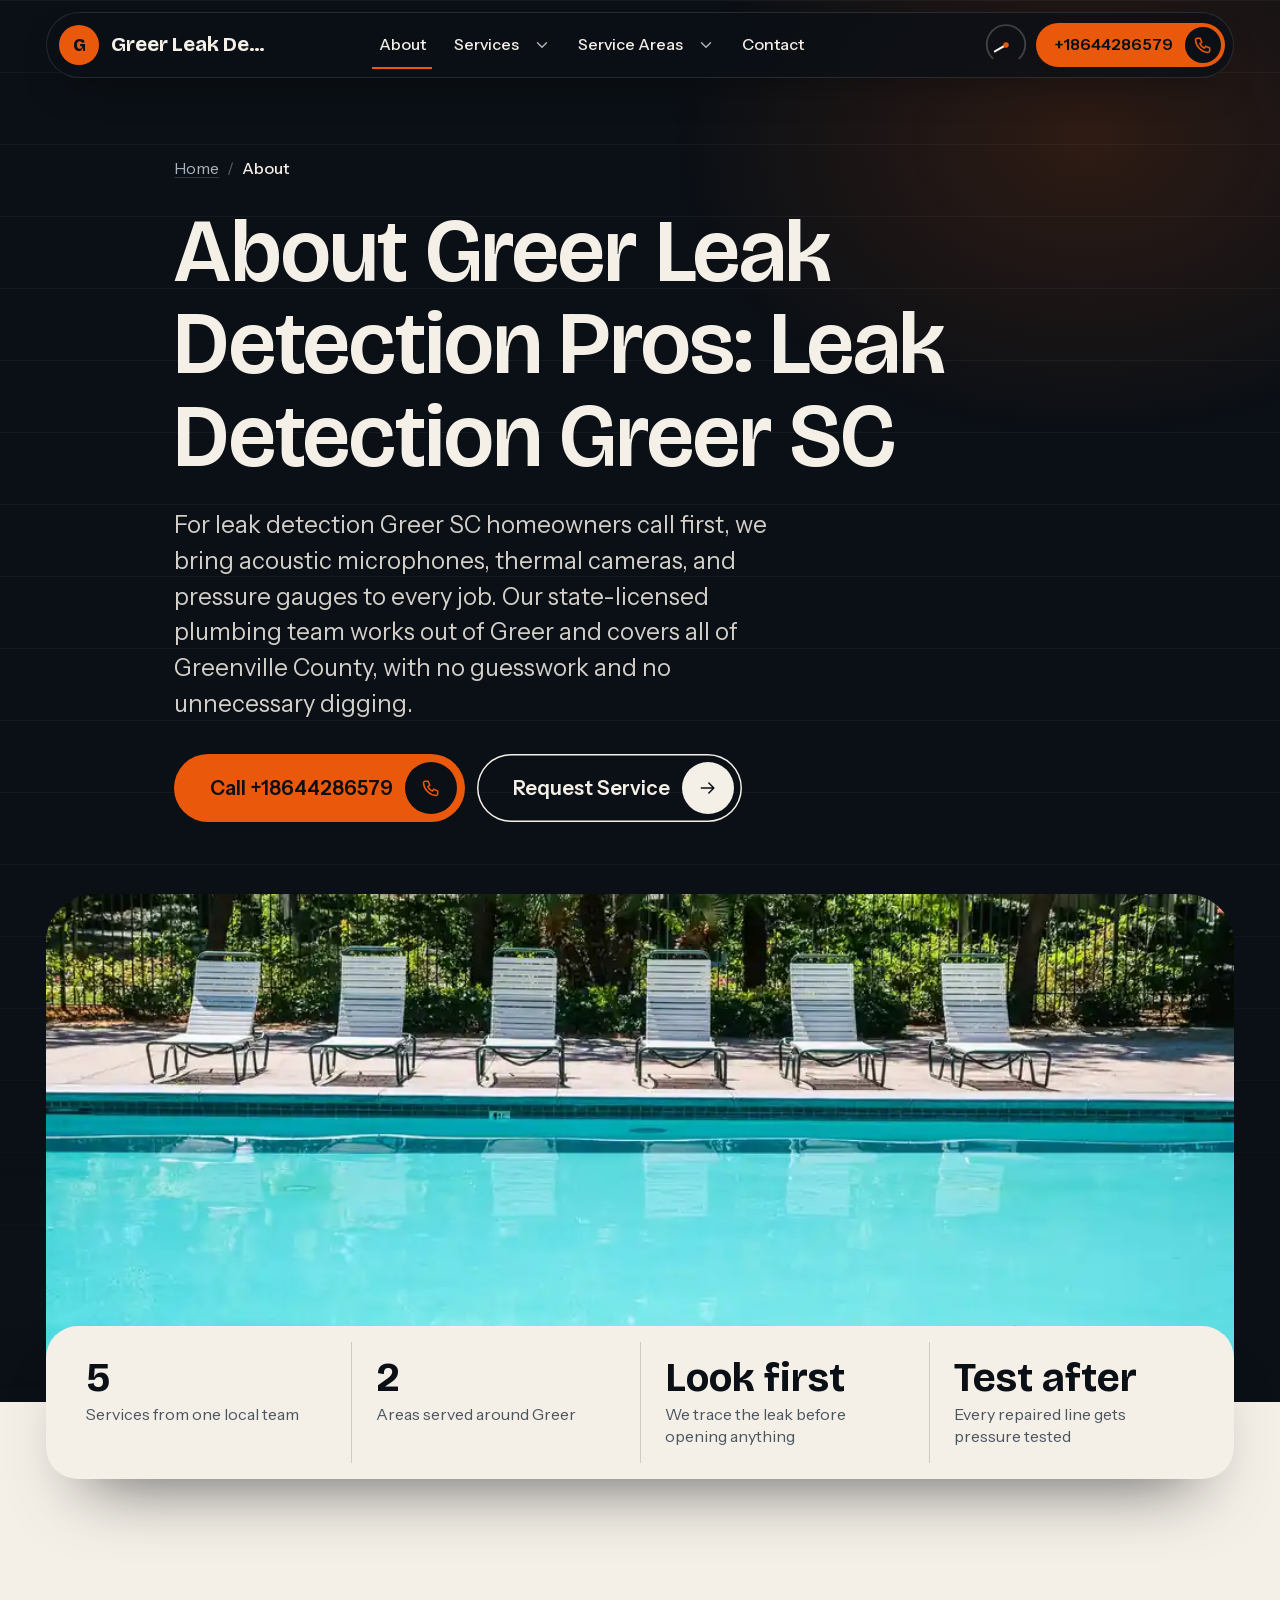
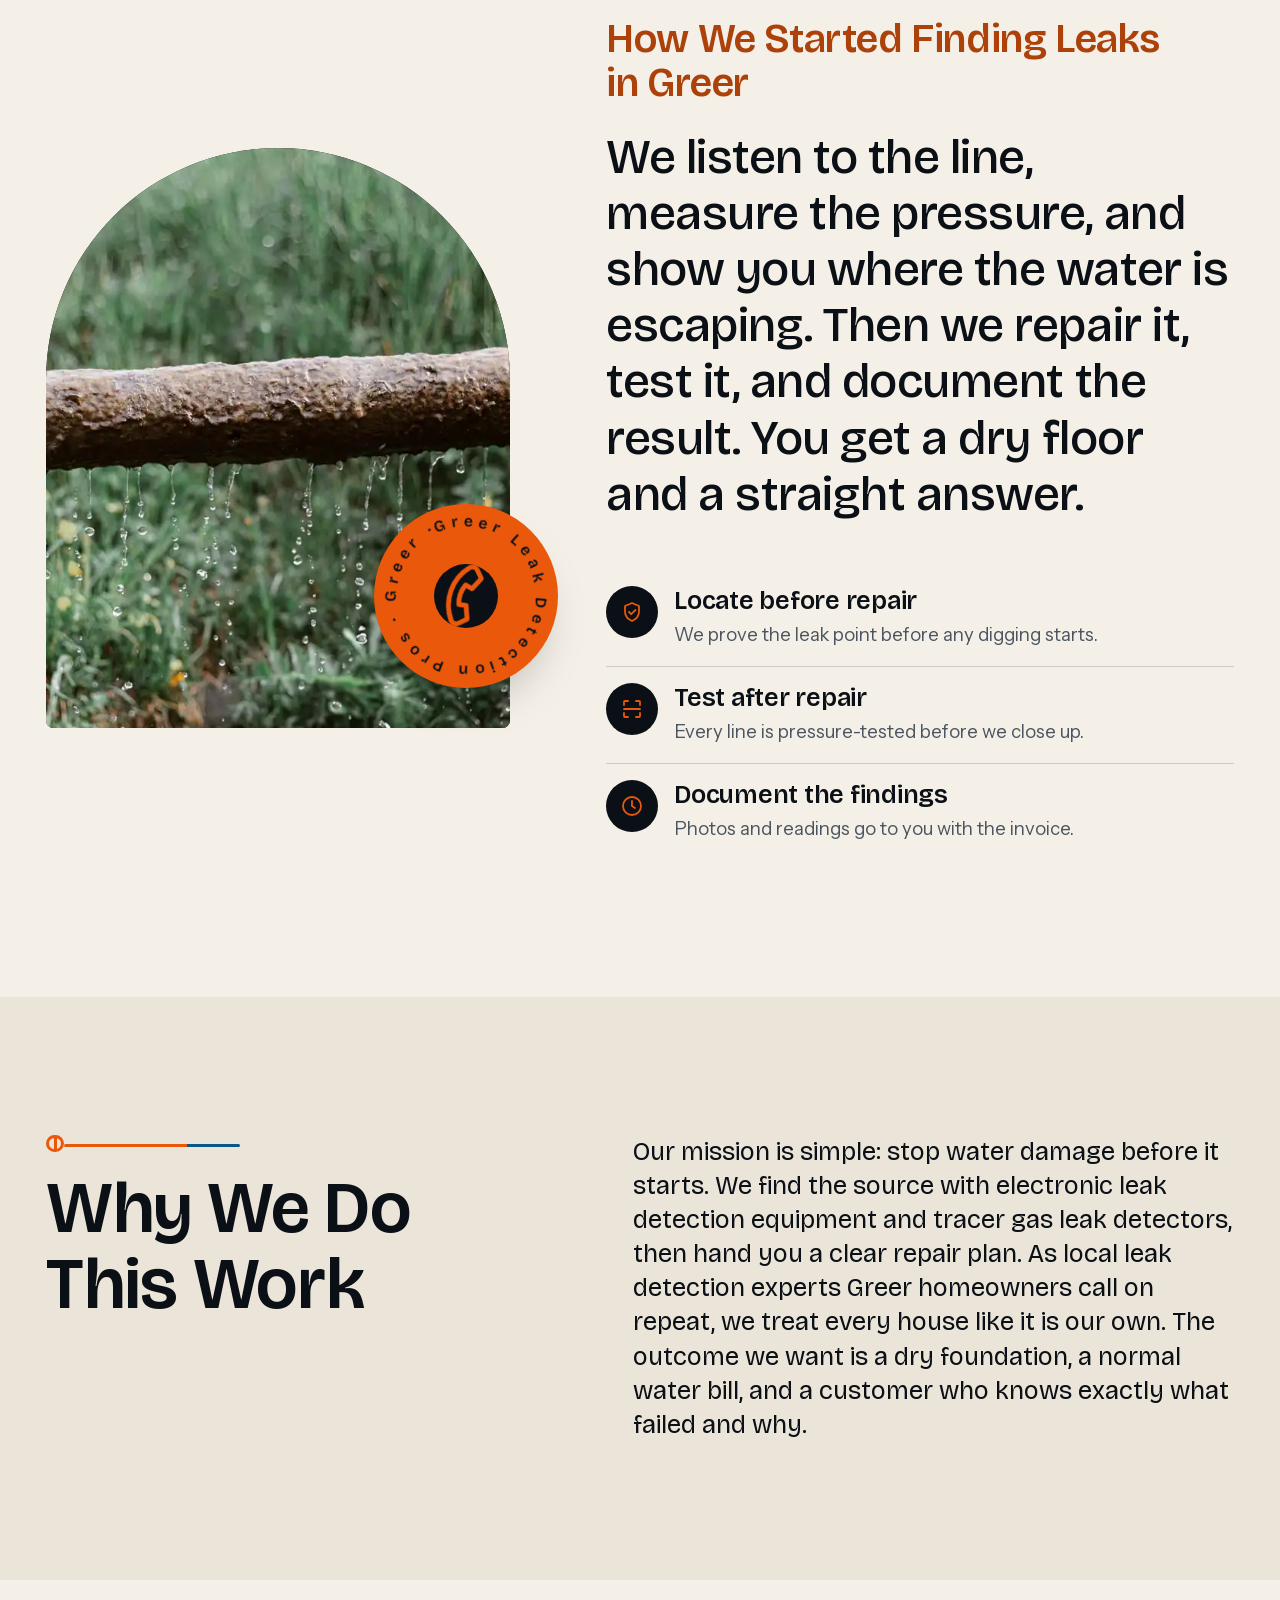
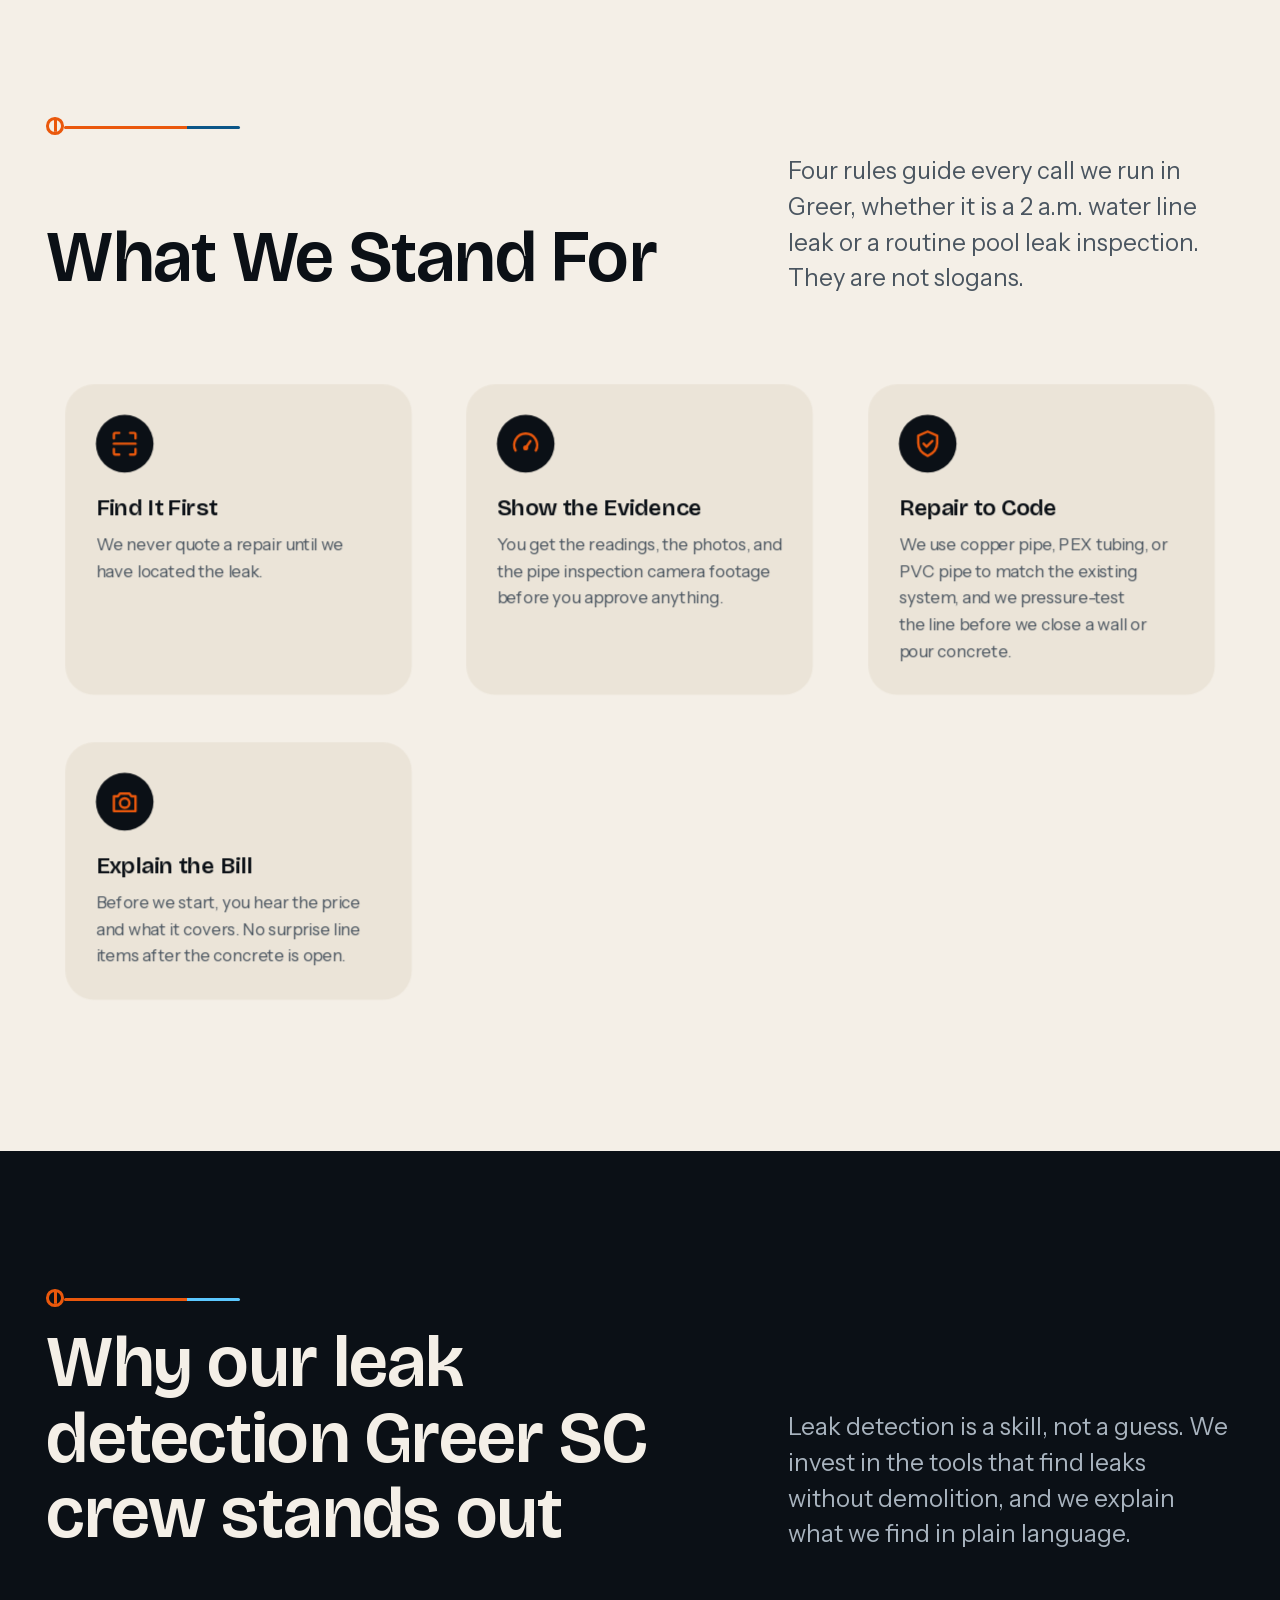
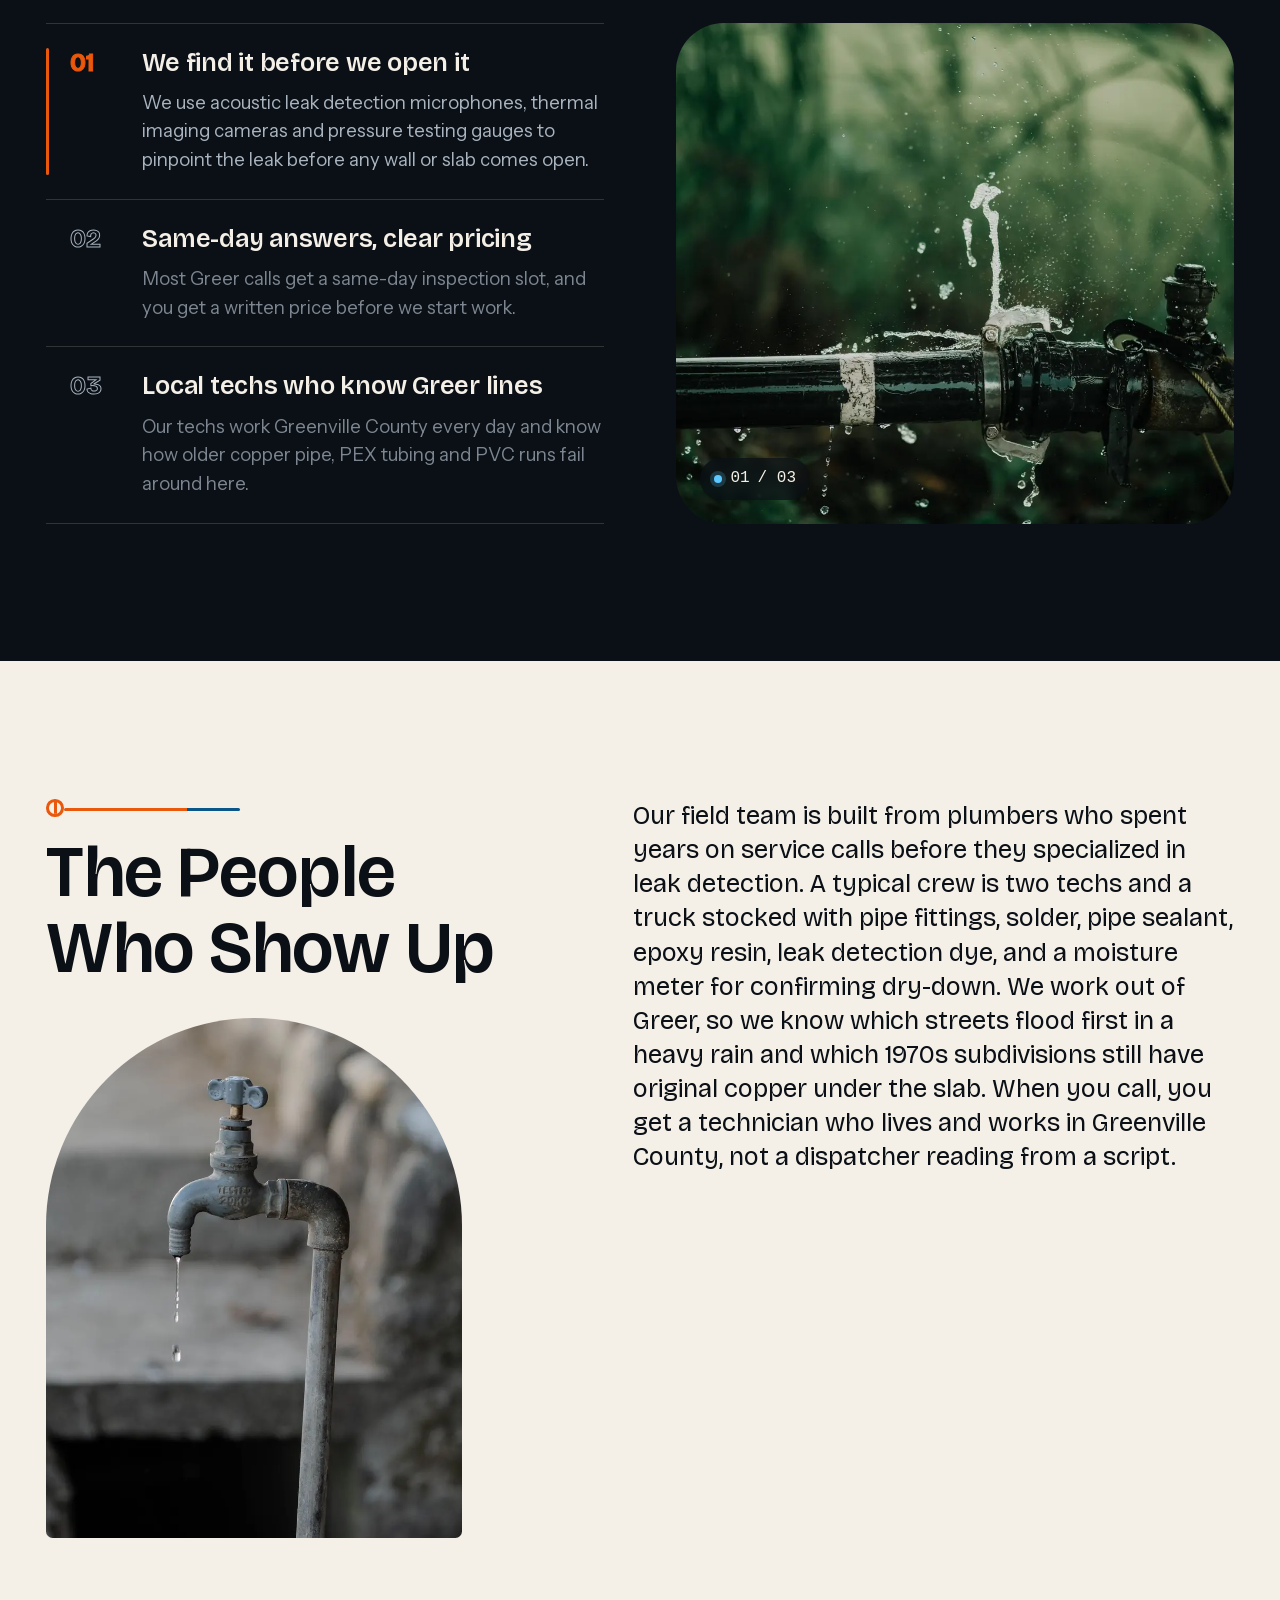
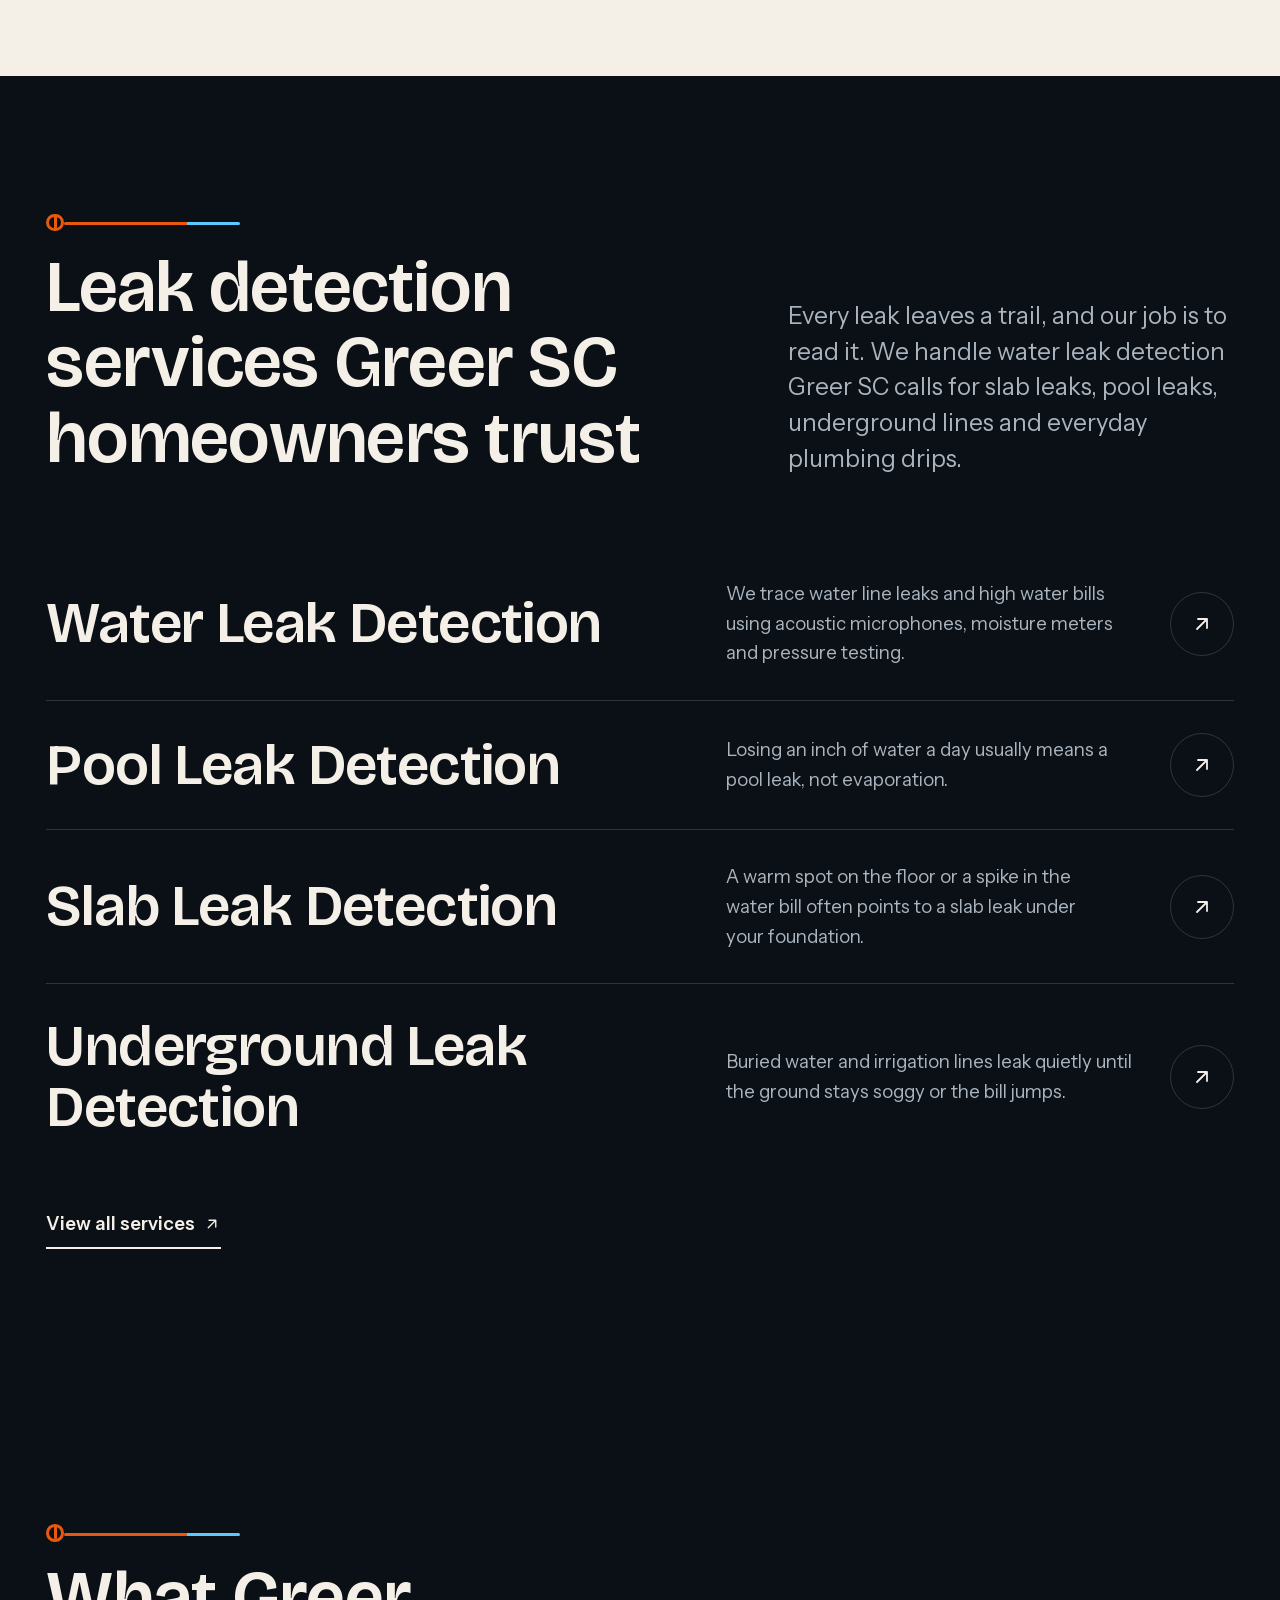
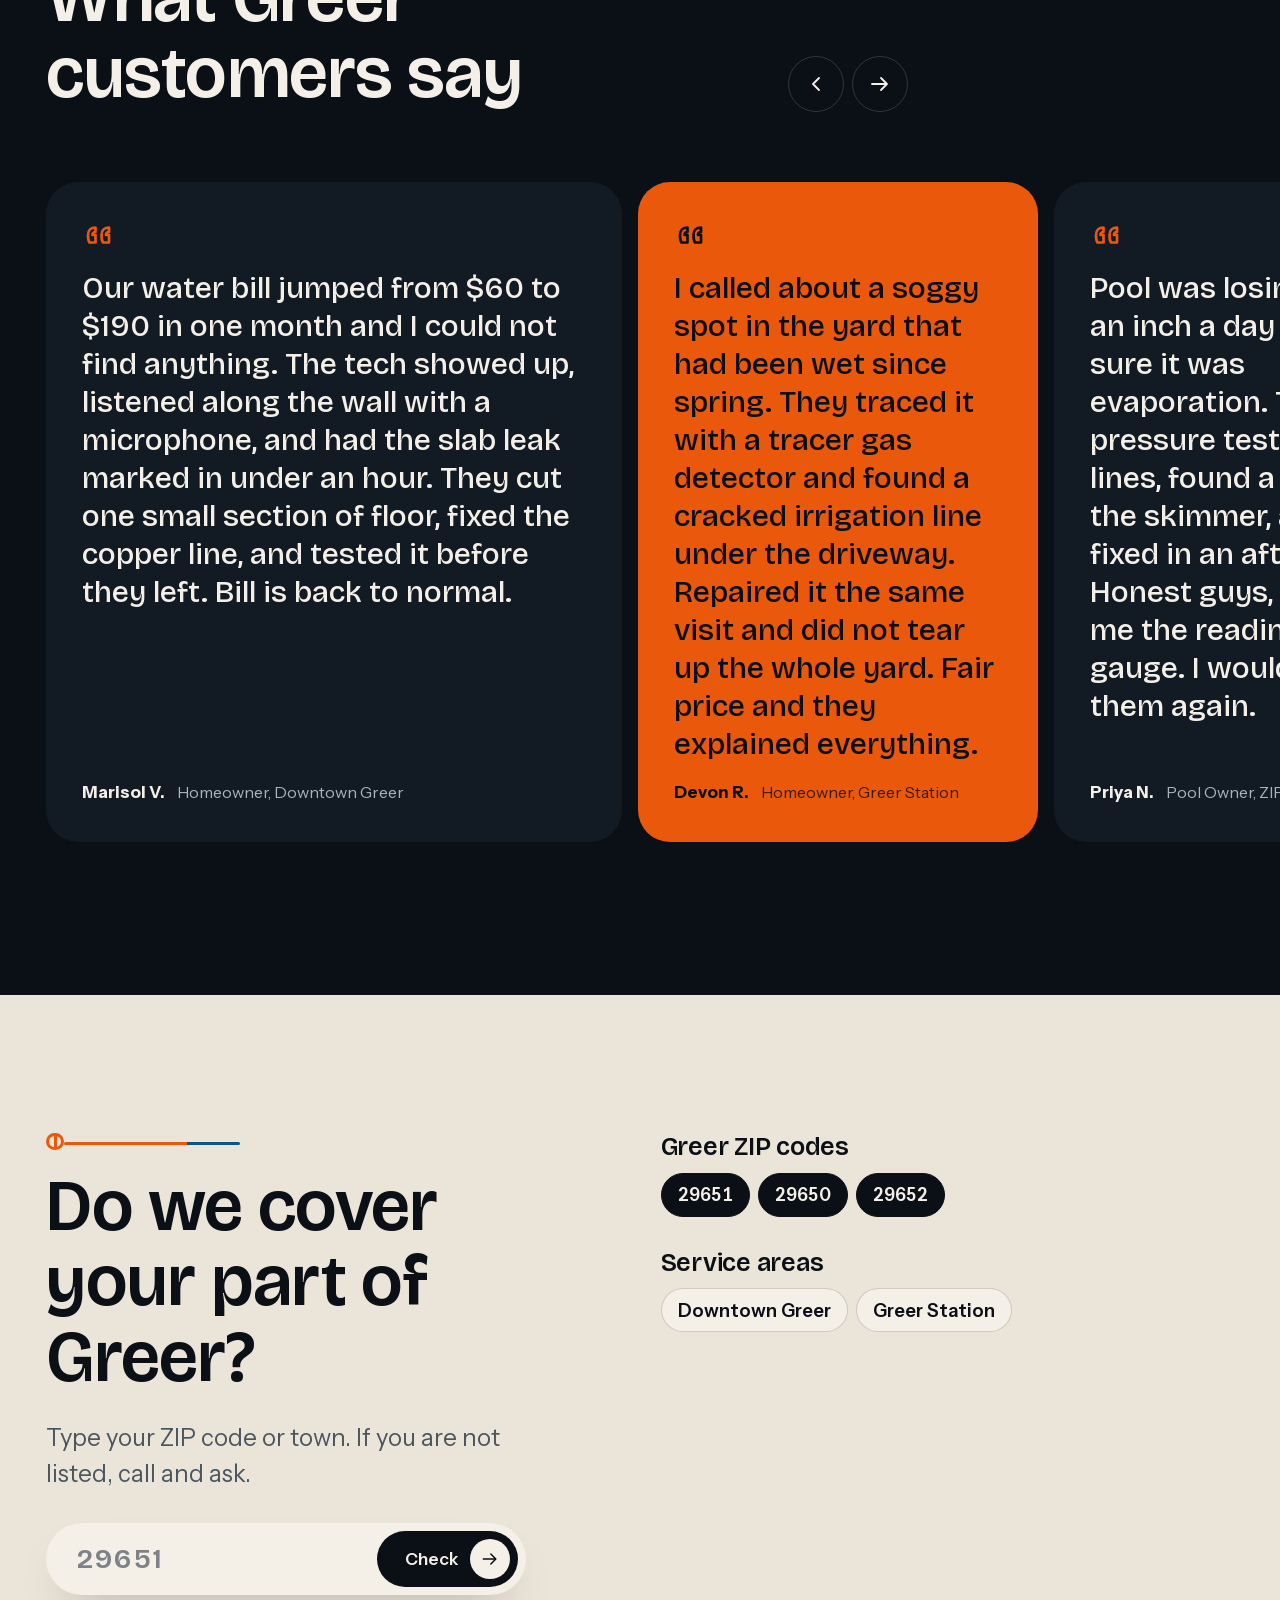
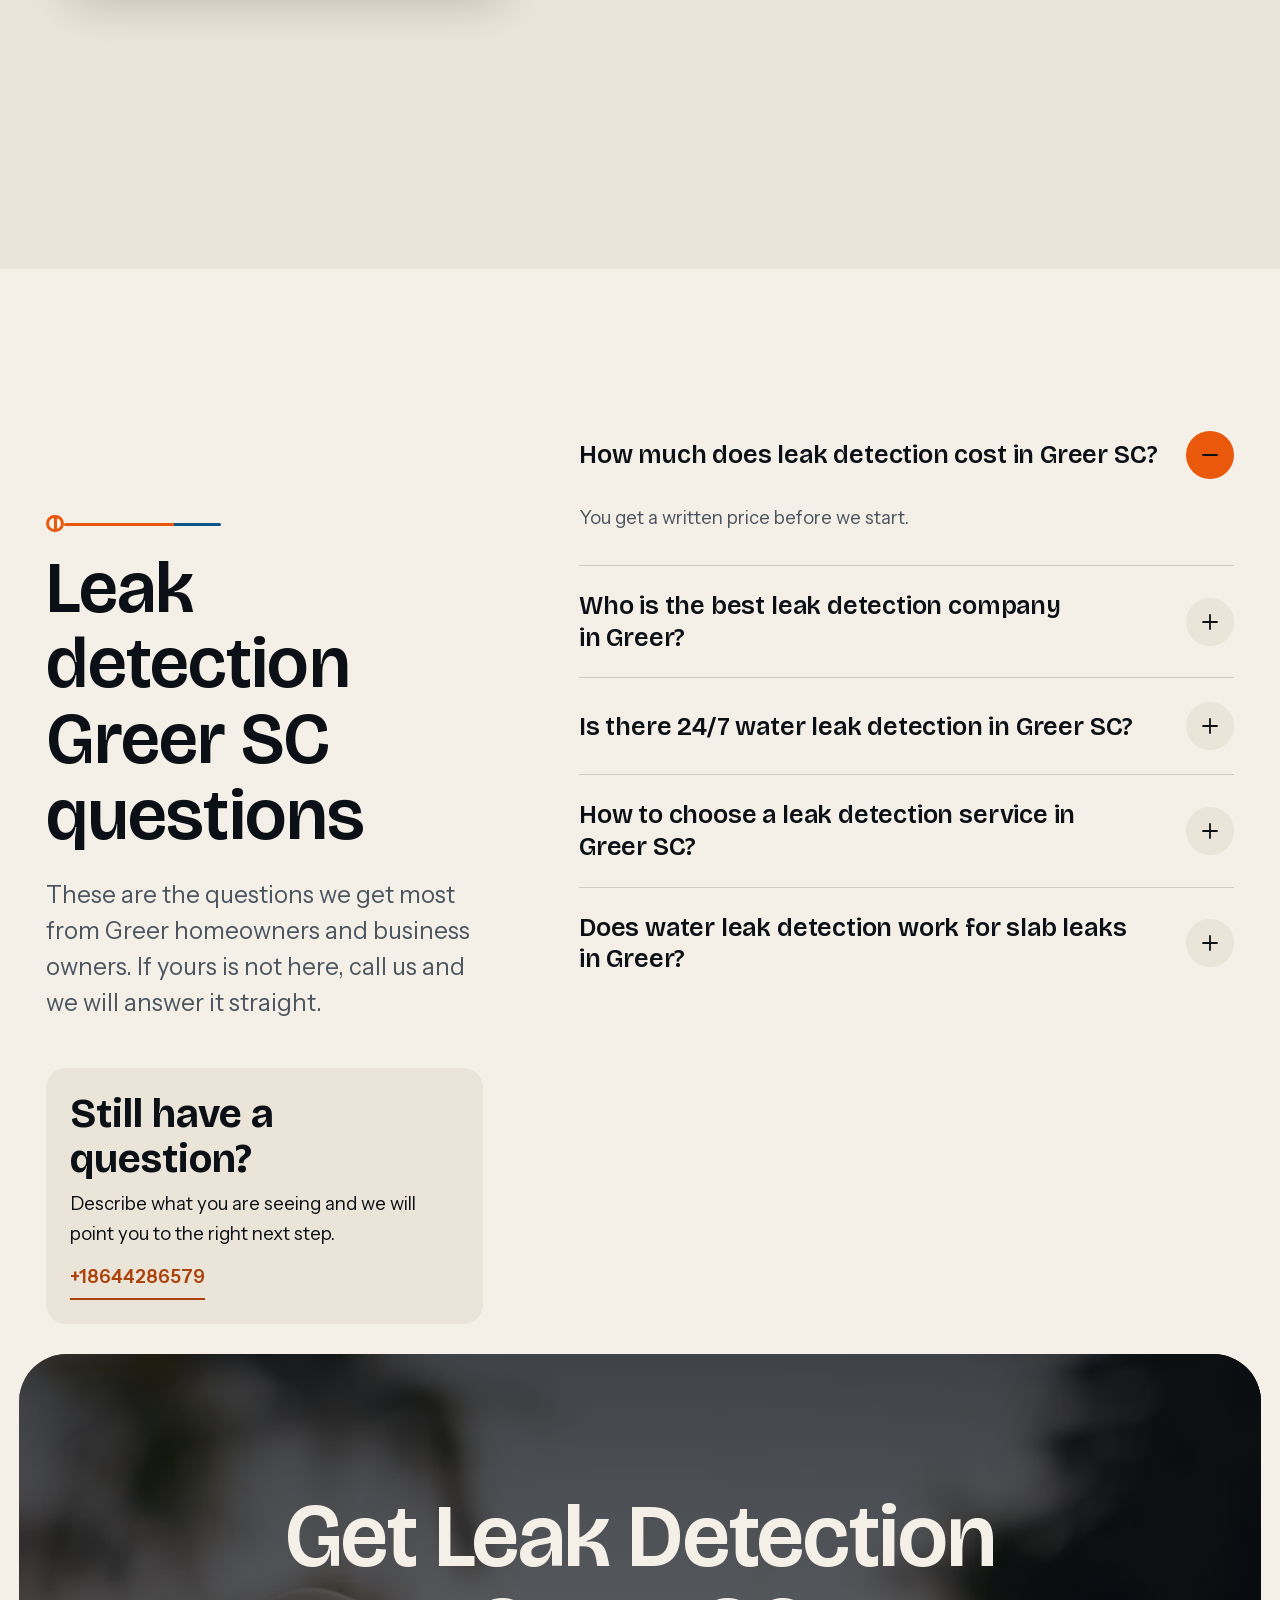
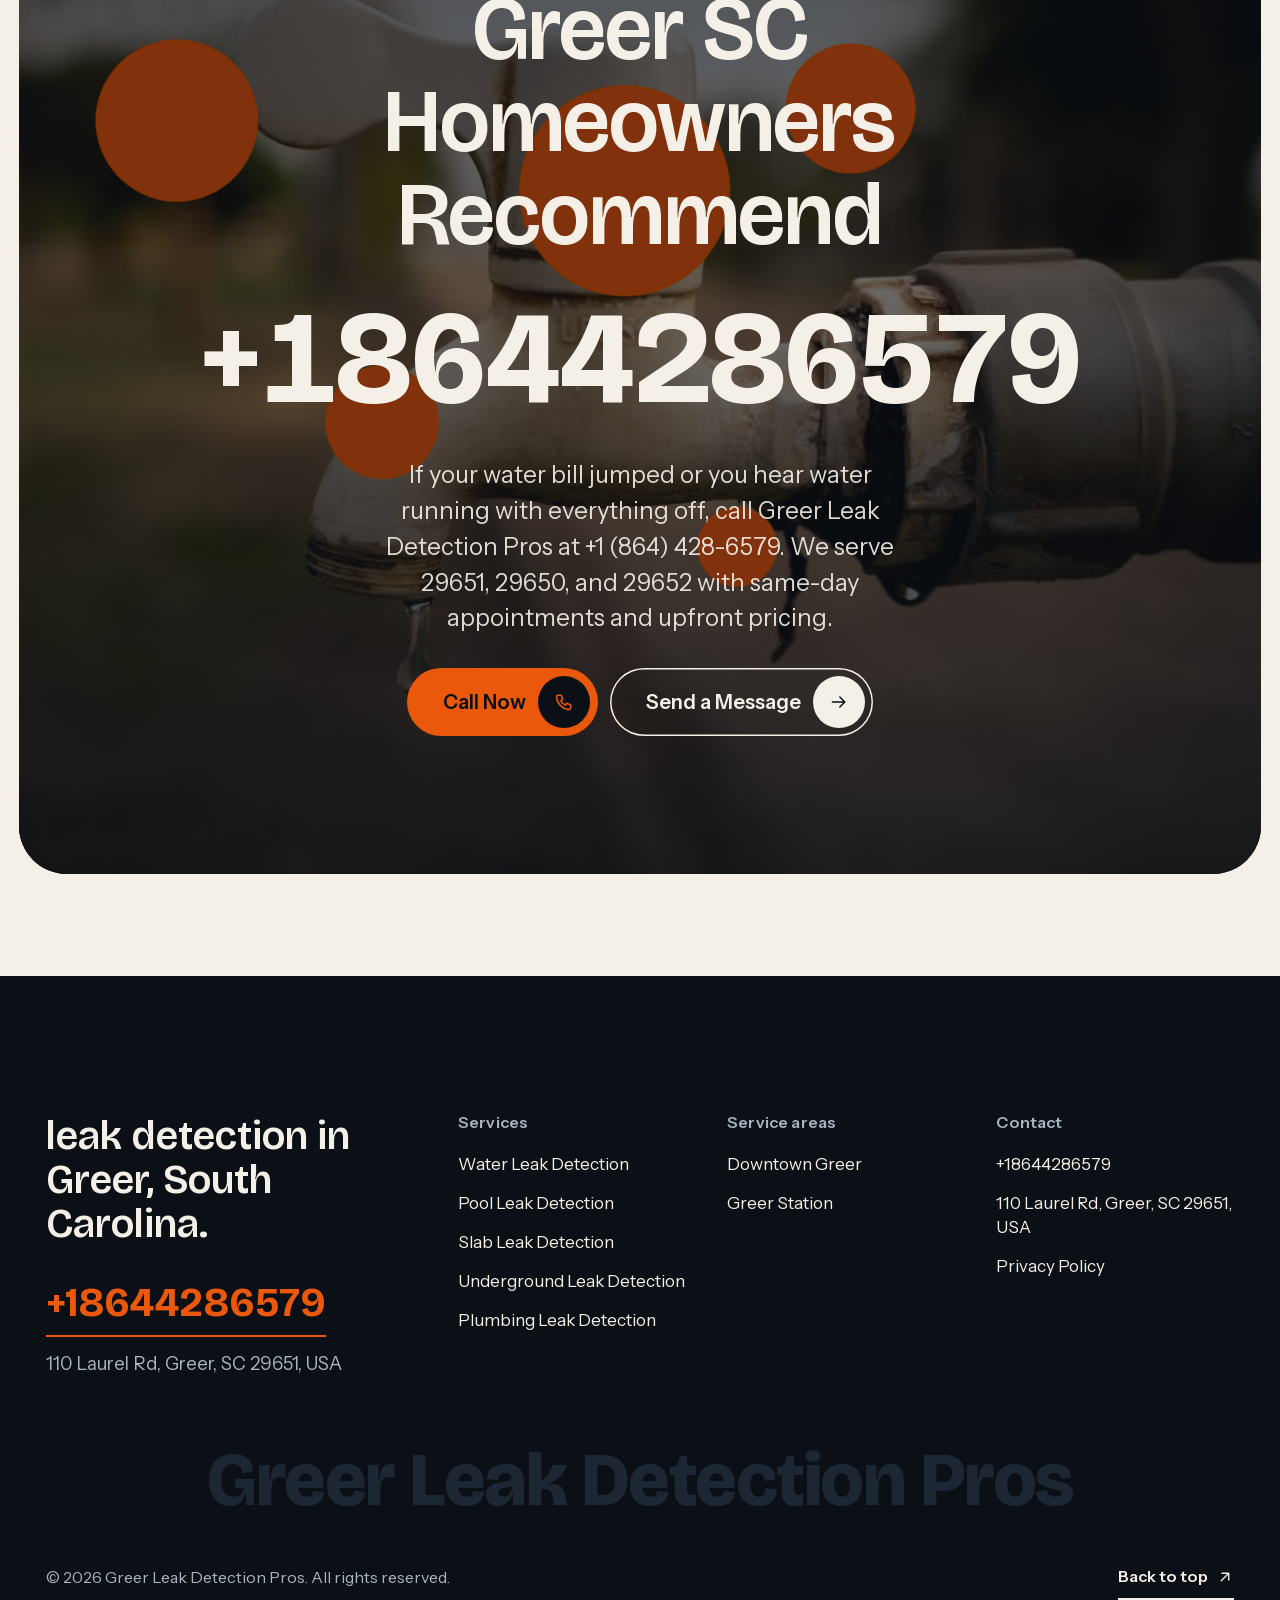
<file: my first project/about.html>
<!doctype html>
<html lang="en">
  <head>
    <meta charset="UTF-8" />
    <meta name="viewport" content="width=device-width, initial-scale=1" />
    <meta name="theme-color" content="#0b1016" />
    <title>About Greer Leak Detection Pros | Leak Detection Greer SC</title>
    <meta name="description" content="About leak detection Greer SC: our local team finds hidden water leaks fast. Licensed, insured, and serving Greenville County." />
    <meta name="author" content="Greer Leak Detection Pros" />
    <meta name="robots" content="index, follow, max-image-preview:large, max-snippet:-1, max-video-preview:-1" />
    <link rel="canonical" href="https://greerleakdetection.com/about.html" />
    <link rel="alternate" hreflang="en" href="https://greerleakdetection.com/about.html" />
    <link rel="alternate" hreflang="x-default" href="https://greerleakdetection.com/about.html" />
    
    <meta property="og:type" content="website" />
    <meta property="og:site_name" content="Greer Leak Detection Pros" />
    <meta property="og:locale" content="en_US" />
    <meta property="og:url" content="https://greerleakdetection.com/about.html" />
    <meta property="og:title" content="About Greer Leak Detection Pros | Leak Detection Greer SC" />
    <meta property="og:description" content="About leak detection Greer SC: our local team finds hidden water leaks fast. Licensed, insured, and serving Greenville County." />
    <meta property="og:image" content="/assets/images/gen/index-8a81c99a.webp" />
    <meta property="og:image:alt" content="About Greer Leak Detection Pros | Leak Detection Greer SC" />
    <meta name="twitter:card" content="summary_large_image" />
    <meta name="twitter:title" content="About Greer Leak Detection Pros | Leak Detection Greer SC" />
    <meta name="twitter:description" content="About leak detection Greer SC: our local team finds hidden water leaks fast. Licensed, insured, and serving Greenville County." />
    <meta name="twitter:image" content="/assets/images/gen/index-8a81c99a.webp" />
    <meta name="twitter:image:alt" content="About Greer Leak Detection Pros | Leak Detection Greer SC" />
    <script type="application/ld+json">{"@context":"https://schema.org","@type":"WebSite","@id":"https://greerleakdetection.com/#website","url":"https://greerleakdetection.com/","name":"Greer Leak Detection Pros","inLanguage":"en","publisher":{"@id":"https://greerleakdetection.com/#localbusiness"}}</script>
    <script type="application/ld+json">{"@context":"https://schema.org","@type":"LocalBusiness","@id":"https://greerleakdetection.com/#localbusiness","name":"Greer Leak Detection Pros","url":"https://greerleakdetection.com/","telephone":"+18644286579","address":{"@type":"PostalAddress","streetAddress":"110 Laurel Rd, Greer, SC 29651, USA","addressLocality":"Greer","addressRegion":"South Carolina","postalCode":"29651","addressCountry":"US"}}</script>
    <script type="application/ld+json">{"@context":"https://schema.org","@type":"AboutPage","@id":"https://greerleakdetection.com/about.html#webpage","url":"https://greerleakdetection.com/about.html","name":"About Greer Leak Detection Pros | Leak Detection Greer SC","description":"About leak detection Greer SC: our local team finds hidden water leaks fast. Licensed, insured, and serving Greenville County. Call today for a same-day visit.","isPartOf":{"@id":"https://greerleakdetection.com/#website"},"about":{"@id":"https://greerleakdetection.com/#localbusiness"}}</script>
    <script type="application/ld+json">{"@context":"https://schema.org","@type":"BreadcrumbList","itemListElement":[{"@type":"ListItem","position":1,"name":"Home","item":"https://greerleakdetection.com/"},{"@type":"ListItem","position":2,"name":"About","item":"https://greerleakdetection.com/about.html"}]}</script>
    <script type="application/ld+json">{"@context":"https://schema.org","@type":"FAQPage","mainEntity":[{"@type":"Question","name":"How much does leak detection cost in Greer SC?","acceptedAnswer":{"@type":"Answer","text":"Most leak detection jobs in Greer run $129 to $449 in 2026, depending on how deep we have to trace. A basic meter and listening check starts around $129, while a full thermal and acoustic trace on a slab or underground line runs $249 to $449. Slab and underground projects with repair mapping can reach $900. You get a written price before we start."}},{"@type":"Question","name":"Who is the best leak detection company in Greer?","acceptedAnswer":{"@type":"Answer","text":"The best leak detection company in Greer is the one that finds the leak without tearing your house apart and shows you the proof. We use acoustic microphones, thermal imaging cameras and pressure testing gauges on every call, hand you photos of what we found, and test the line after the repair. Ask any company what tools they bring and whether the inspection fee comes off the repair."}},{"@type":"Question","name":"Is there 24/7 water leak detection in Greer SC?","acceptedAnswer":{"@type":"Answer","text":"We answer the phone around the clock for active leaks, and we book emergency calls first thing the next morning when a line is still losing water. If water is coming through a floor or wall, shut off the main and call us at +1 864-428-6579. We will walk you through the shutoff and get a tech out fast."}},{"@type":"Question","name":"How to choose a leak detection service in Greer SC?","acceptedAnswer":{"@type":"Answer","text":"Check three things: the tools they carry, whether they give a written price before opening anything, and whether they test the line after the repair. A real leak detection service in Greer SC will use electronic leak detection equipment like acoustic mics and thermal cameras, not just a flashlight and a guess. Ask for photos of the leak and the finished repair."}},{"@type":"Question","name":"Does water leak detection work for slab leaks in Greer?","acceptedAnswer":{"@type":"Answer","text":"Yes. Slab leaks are one of the most common calls we run in Greer, and water leak detection works well on them. We scan the floor with a thermal imaging camera to find the warm line, confirm it with acoustic gear, and mark the repair point so we cut one small section instead of breaking up the whole slab. Most slab repairs are finished in a day."}}]}</script>
    
    <link rel="preload" as="image" href="assets/images/gen/index-8a81c99a.webp" fetchpriority="high" />
    <link rel="icon" href="data:image/svg+xml,%3Csvg%20xmlns=%27http://www.w3.org/2000/svg%27%20viewBox=%270%200%2032%2032%27%3E%3Crect%20width=%2732%27%20height=%2732%27%20rx=%277%27%20fill=%27%23EA580C%27/%3E%3Ctext%20x=%2716%27%20y=%2723%27%20font-family=%27Arial,sans-serif%27%20font-size=%2719%27%20font-weight=%27700%27%20fill=%27%23ffffff%27%20text-anchor=%27middle%27%3EG%3C/text%3E%3C/svg%3E" />
    <link rel="apple-touch-icon" href="assets/images/apple-touch-icon.png" />
    <script>window.__RL_LEADS={siteId:"6ada32663430ed22e3f58fc7",apiBase:["https:","","ranklocal.cc"].join("/"),turnstileSiteKey:""};</script>
    <script>(function(){try{if(window.self===window.top){document.documentElement.classList.add("js");}}catch(e){}})();</script>
    <link rel="stylesheet" href="assets/global.css" />
  </head>
  <body class="fl-page page-about">
    <a class="skip-link" href="#main">Skip to main content</a>
    <div class="scroll-progress" aria-hidden="true"><span data-progress-bar></span></div>
  <header class="site-header" id="top" data-header>
    <div class="site-header__bar">
      <a class="site-header__brand" href="index.html"><span class="site-header__mark" aria-hidden="true"><span class="site-header__initial">G</span></span><span class="site-header__name">Greer Leak Detection Pros</span><span class="sr-only"> Home</span></a>
      <nav class="site-header__nav" aria-label="Primary navigation">
        <ul class="site-header__list">
          <li><a class="nav-link nav-link--current" href="about.html" aria-current="page"><span class="nav-link__text" data-text="About">About</span></a></li>
          <!-- RL-AUTO:nav-services START -->
<li class="nav-drop" data-dropdown>
          <a class="nav-link" href="services.html"><span class="nav-link__text" data-text="Services">Services</span></a>
          <button class="nav-drop__toggle" type="button" aria-expanded="false" aria-controls="nav-services-panel"><span class="sr-only">Open Menu: Services</span><svg class="icon icon--sm" viewBox="0 0 24 24" aria-hidden="true" focusable="false"><path d="m6 9 6 6 6-6"/></svg></button>
          <div class="nav-drop__panel" id="nav-services-panel" hidden>
            <ul class="nav-drop__list"><li><a class="nav-drop__link" href="water-leak-detection.html">Water Leak Detection</a></li><li><a class="nav-drop__link" href="pool-leak-detection.html">Pool Leak Detection</a></li><li><a class="nav-drop__link" href="slab-leak-detection.html">Slab Leak Detection</a></li><li><a class="nav-drop__link" href="underground-leak-detection.html">Underground Leak Detection</a></li><li><a class="nav-drop__link" href="plumbing-leak-detection.html">Plumbing Leak Detection</a></li></ul>
            <a class="nav-drop__all" href="services.html">View all services <svg class="icon icon--sm" viewBox="0 0 24 24" aria-hidden="true" focusable="false"><path d="M4 12h15M13 6l6 6-6 6"/></svg></a>
          </div>
        </li>
<!-- RL-AUTO:nav-services END -->
          <!-- RL-AUTO:nav-locations START -->
<li class="nav-drop" data-dropdown>
          <a class="nav-link" href="locations.html"><span class="nav-link__text" data-text="Service Areas">Service Areas</span></a>
          <button class="nav-drop__toggle" type="button" aria-expanded="false" aria-controls="nav-locations-panel"><span class="sr-only">Open Menu: Service Areas</span><svg class="icon icon--sm" viewBox="0 0 24 24" aria-hidden="true" focusable="false"><path d="m6 9 6 6 6-6"/></svg></button>
          <div class="nav-drop__panel" id="nav-locations-panel" hidden>
            <ul class="nav-drop__list"><li><a class="nav-drop__link" href="leak-detection-downtown-greer.html">Downtown Greer</a></li><li><a class="nav-drop__link" href="leak-detection-greer-station.html">Greer Station</a></li></ul>
            <a class="nav-drop__all" href="locations.html">View all service areas <svg class="icon icon--sm" viewBox="0 0 24 24" aria-hidden="true" focusable="false"><path d="M4 12h15M13 6l6 6-6 6"/></svg></a>
          </div>
        </li>
<!-- RL-AUTO:nav-locations END -->
          
          <li><a class="nav-link" href="contact.html"><span class="nav-link__text" data-text="Contact">Contact</span></a></li>
        </ul>
      </nav>
      <div class="site-header__tools">
        <div class="gauge-mini" data-gauge aria-hidden="true"><svg viewBox="0 0 48 48"><path class="gauge-mini__track" d="M9.5 38.5A21 21 0 1 1 38.5 38.5"/><path class="gauge-mini__fill" data-gauge-fill d="M9.5 38.5A21 21 0 1 1 38.5 38.5"/><line class="gauge-mini__needle" data-gauge-needle x1="24" y1="24" x2="24" y2="10"/><circle class="gauge-mini__hub" cx="24" cy="24" r="3"/></svg></div>
        <a class="btn btn--accent btn--sm site-header__call" href="tel:+18644286579" aria-label="Call +18644286579" data-fill><span class="btn__label">+18644286579</span><span class="btn__icon"><svg class="icon" viewBox="0 0 24 24" aria-hidden="true" focusable="false"><path d="M5 4h3.6l1.9 4.8-2.3 1.5a11 11 0 0 0 5.5 5.5l1.5-2.3L20 15.4V19a2 2 0 0 1-2.1 2A16.5 16.5 0 0 1 3 6.1 2 2 0 0 1 5 4Z"/></svg><svg class="icon" viewBox="0 0 24 24" aria-hidden="true" focusable="false"><path d="M5 4h3.6l1.9 4.8-2.3 1.5a11 11 0 0 0 5.5 5.5l1.5-2.3L20 15.4V19a2 2 0 0 1-2.1 2A16.5 16.5 0 0 1 3 6.1 2 2 0 0 1 5 4Z"/></svg></span><span class="sr-only"> Call</span></a>
        <button class="site-header__toggle" type="button" aria-expanded="false" aria-controls="site-menu" data-menu-toggle><span class="sr-only">Menu</span><span></span><span></span></button>
      </div>
    </div>
  </header>
  <div class="menu" id="site-menu" data-menu hidden>
    <div class="menu__panel theme-ink" role="dialog" aria-modal="true" aria-label="Primary navigation">
      <div class="menu__top">
        <span class="site-header__name">Greer Leak Detection Pros</span>
        <button class="menu__close" type="button" data-menu-close aria-label="Close"><svg class="icon" viewBox="0 0 24 24" aria-hidden="true" focusable="false"><path d="m6 6 12 12M18 6 6 18"/></svg></button>
      </div>
      <nav aria-label="Primary navigation">
        <ul class="menu__list"><li><a class="menu__link" href="index.html" data-menu-link><span>Home</span><svg class="icon icon--lg" viewBox="0 0 24 24" aria-hidden="true" focusable="false"><path d="M4 12h15M13 6l6 6-6 6"/></svg></a></li><li><a class="menu__link menu__link--current" href="about.html" data-menu-link aria-current="page"><span>About</span><svg class="icon icon--lg" viewBox="0 0 24 24" aria-hidden="true" focusable="false"><path d="M4 12h15M13 6l6 6-6 6"/></svg></a></li><li><a class="menu__link" href="services.html" data-menu-link><span>Services</span><svg class="icon icon--lg" viewBox="0 0 24 24" aria-hidden="true" focusable="false"><path d="M4 12h15M13 6l6 6-6 6"/></svg></a></li><li><a class="menu__link" href="locations.html" data-menu-link><span>Service Areas</span><svg class="icon icon--lg" viewBox="0 0 24 24" aria-hidden="true" focusable="false"><path d="M4 12h15M13 6l6 6-6 6"/></svg></a></li><li><a class="menu__link" href="contact.html" data-menu-link><span>Contact</span><svg class="icon icon--lg" viewBox="0 0 24 24" aria-hidden="true" focusable="false"><path d="M4 12h15M13 6l6 6-6 6"/></svg></a></li></ul>
      </nav>
      <div class="menu__foot">
        <a class="menu__call" href="tel:+18644286579"><span>Call</span><strong>+18644286579</strong></a>
        <p>110 Laurel Rd, Greer, SC 29651, USA, Greer, South Carolina</p>
      </div>
    </div>
  </div>
    <main id="main"><section class="p-hero section--ink p-hero--photo" data-hero aria-labelledby="page-title">
    <div class="container p-hero__inner">
      <nav class="crumbs" aria-label="Breadcrumb"><a href="index.html">Home</a><span class="crumbs__sep" aria-hidden="true">/</span><span aria-current="page">About</span></nav>
      <h1 class="p-hero__title" id="page-title">About Greer Leak Detection Pros: Leak Detection Greer SC</h1>
      <p class="p-hero__lead">For leak detection Greer SC homeowners call first, we bring acoustic microphones, thermal cameras, and pressure gauges to every job. Our state-licensed plumbing team works out of Greer and covers all of Greenville County, with no guesswork and no unnecessary digging.</p>
      
      <div class="p-hero__actions"><a class="btn btn--accent btn--lg" href="tel:+18644286579" data-fill><span class="btn__label">Call +18644286579</span><span class="btn__icon"><svg class="icon" viewBox="0 0 24 24" aria-hidden="true" focusable="false"><path d="M5 4h3.6l1.9 4.8-2.3 1.5a11 11 0 0 0 5.5 5.5l1.5-2.3L20 15.4V19a2 2 0 0 1-2.1 2A16.5 16.5 0 0 1 3 6.1 2 2 0 0 1 5 4Z"/></svg><svg class="icon" viewBox="0 0 24 24" aria-hidden="true" focusable="false"><path d="M5 4h3.6l1.9 4.8-2.3 1.5a11 11 0 0 0 5.5 5.5l1.5-2.3L20 15.4V19a2 2 0 0 1-2.1 2A16.5 16.5 0 0 1 3 6.1 2 2 0 0 1 5 4Z"/></svg></span></a><a class="btn btn--ghost btn--lg" href="#contact" data-fill><span class="btn__label">Request Service</span><span class="btn__icon"><svg class="icon" viewBox="0 0 24 24" aria-hidden="true" focusable="false"><path d="M4 12h15M13 6l6 6-6 6"/></svg><svg class="icon" viewBox="0 0 24 24" aria-hidden="true" focusable="false"><path d="M4 12h15M13 6l6 6-6 6"/></svg></span></a></div>
    </div>
    <div class="container"><figure class="media p-hero__photo"><img class="media__img" src="assets/images/gen/index-8a81c99a.webp" alt="Greer Leak Detection Pros" width="1600" height="686" sizes="(min-width: 90rem) 84rem, 100vw" fetchpriority="high" decoding="async" /></figure></div>
  </section>
  <section class="trust" aria-label="Service assurances">
    <div class="container">
      <ul class="trust__list" data-ripple><li class="trust__item"><span class="trust__value">5</span><span class="trust__label">Services from one local team</span></li><li class="trust__item"><span class="trust__value">2</span><span class="trust__label">Areas served around Greer</span></li><li class="trust__item"><span class="trust__value">Look first</span><span class="trust__label">We trace the leak before opening anything</span></li><li class="trust__item"><span class="trust__value">Test after</span><span class="trust__label">Every repaired line gets pressure tested</span></li></ul>
    </div>
  </section>
  <section class="section about" id="about" aria-labelledby="about-title">
    <div class="container about__grid">
      <div class="about__visual">
        <figure class="media media--arch about__photo" data-develop><img class="media__img" src="assets/images/gen/index-908988ed.webp" alt="Greer Leak Detection Pros team at work" width="1122" height="1402" sizes="(min-width: 64rem) 38vw, 90vw" loading="lazy" decoding="async" /></figure>
        <div class="about__badge" aria-hidden="true" data-badge>
          <svg viewBox="0 0 200 200"><defs><path id="badge-circle" d="M100 100m-76 0a76 76 0 1 1 152 0a76 76 0 1 1-152 0"/></defs><text><textPath href="#badge-circle" startOffset="0" textLength="475" lengthAdjust="spacing">Greer Leak Detection Pros · Greer · </textPath></text></svg>
          <span class="about__badge-icon"><svg class="icon icon--lg" viewBox="0 0 24 24" aria-hidden="true" focusable="false"><path d="M5 4h3.6l1.9 4.8-2.3 1.5a11 11 0 0 0 5.5 5.5l1.5-2.3L20 15.4V19a2 2 0 0 1-2.1 2A16.5 16.5 0 0 1 3 6.1 2 2 0 0 1 5 4Z"/></svg></span>
        </div>
      </div>
      <div class="about__copy">
        <h2 class="about__title" id="about-title" data-level>How We Started Finding Leaks in Greer</h2>
        <p class="about__statement" data-level="scroll">We listen to the line, measure the pressure, and show you where the water is escaping. Then we repair it, test it, and document the result. You get a dry floor and a straight answer.</p>
        <ul class="about__facts" data-ripple><li class="about__fact"><span class="about__fact-icon" aria-hidden="true"><svg class="icon" viewBox="0 0 24 24" aria-hidden="true" focusable="false"><path d="M12 3 5 6v5.500c0 4.6 3 7.7 7 9.5 4-1.8 7-4.9 7-9.500V6l-7-3Z"/><path d="m9 12 2.2 2.200L15.5 10"/></svg></span><div><h3 class="about__fact-title">Locate before repair</h3><p>We prove the leak point before any digging starts.</p></div></li><li class="about__fact"><span class="about__fact-icon" aria-hidden="true"><svg class="icon" viewBox="0 0 24 24" aria-hidden="true" focusable="false"><path d="M4 8V5a1 1 0 0 1 1-1h3M16 4h3a1 1 0 0 1 1 1v3M20 16v3a1 1 0 0 1-1 1h-3M8 20H5a1 1 0 0 1-1-1v-3"/><path d="M4 12h16"/></svg></span><div><h3 class="about__fact-title">Test after repair</h3><p>Every line is pressure-tested before we close up.</p></div></li><li class="about__fact"><span class="about__fact-icon" aria-hidden="true"><svg class="icon" viewBox="0 0 24 24" aria-hidden="true" focusable="false"><circle cx="12" cy="12" r="9"/><path d="M12 7v5l3 2"/></svg></span><div><h3 class="about__fact-title">Document the findings</h3><p>Photos and readings go to you with the invoice.</p></div></li></ul>
        
      </div>
    </div>
  </section>
  <section class="section p-story section--paper-2">
    <div class="container p-story__grid">
      <div class="p-story__head flow-head"><h2 class="p-story__title" data-level>Why We Do This Work</h2></div>
      <div class="p-story__body"><p class="p-story__lead" data-flow>Our mission is simple: stop water damage before it starts. We find the source with electronic leak detection equipment and tracer gas leak detectors, then hand you a clear repair plan. As local leak detection experts Greer homeowners call on repeat, we treat every house like it is our own. The outcome we want is a dry foundation, a normal water bill, and a customer who knows exactly what failed and why.</p></div>
    </div>
  </section>
  <section class="section props" id="values" aria-labelledby="values-title">
    <div class="container">
      <div class="section-head section-head--split"><h2 class="section-head__title" id="values-title" data-level>What We Stand For</h2><p class="section-head__lead" data-flow>Four rules guide every call we run in Greer, whether it is a 2 a.m. water line leak or a routine pool leak inspection. They are not slogans.</p></div>
      <ul class="props__grid" data-ripple><li class="prop" data-tilt><span class="prop__icon" aria-hidden="true"><svg class="icon icon--lg" viewBox="0 0 24 24" aria-hidden="true" focusable="false"><path d="M4 8V5a1 1 0 0 1 1-1h3M16 4h3a1 1 0 0 1 1 1v3M20 16v3a1 1 0 0 1-1 1h-3M8 20H5a1 1 0 0 1-1-1v-3"/><path d="M4 12h16"/></svg></span><h3 class="prop__title">Find It First</h3><p class="prop__text">We never quote a repair until we have located the leak.</p></li><li class="prop" data-tilt><span class="prop__icon" aria-hidden="true"><svg class="icon icon--lg" viewBox="0 0 24 24" aria-hidden="true" focusable="false"><path d="M4.5 17a8.5 8.5 0 1 1 15 0"/><path d="m12 15 3.5-5"/><circle cx="12" cy="15" r="1"/></svg></span><h3 class="prop__title">Show the Evidence</h3><p class="prop__text">You get the readings, the photos, and the pipe inspection camera footage before you approve anything.</p></li><li class="prop" data-tilt><span class="prop__icon" aria-hidden="true"><svg class="icon icon--lg" viewBox="0 0 24 24" aria-hidden="true" focusable="false"><path d="M12 3 5 6v5.500c0 4.6 3 7.7 7 9.5 4-1.8 7-4.9 7-9.500V6l-7-3Z"/><path d="m9 12 2.2 2.200L15.5 10"/></svg></span><h3 class="prop__title">Repair to Code</h3><p class="prop__text">We use copper pipe, PEX tubing, or PVC pipe to match the existing system, and we pressure-test the line before we close a wall or pour concrete.</p></li><li class="prop" data-tilt><span class="prop__icon" aria-hidden="true"><svg class="icon icon--lg" viewBox="0 0 24 24" aria-hidden="true" focusable="false"><path d="M4 8h3l1.5-2h7L17 8h3v11H4V8Z"/><circle cx="12" cy="13" r="3.5"/></svg></span><h3 class="prop__title">Explain the Bill</h3><p class="prop__text">Before we start, you hear the price and what it covers. No surprise line items after the concrete is open.</p></li></ul>
    </div>
  </section>
  <section class="section section--ink why" id="why" aria-labelledby="why-title">
    <div class="container">
      <div class="section-head section-head--split"><h2 class="section-head__title" id="why-title" data-level>Why our leak detection Greer SC crew stands out</h2><p class="section-head__lead" data-flow>Leak detection is a skill, not a guess. We invest in the tools that find leaks without demolition, and we explain what we find in plain language.</p></div>
      <div class="why-board" data-why-board>
        <ol class="why-board__list" data-ripple><li class="why-board__row is-active" data-why-row>
          <span class="why-board__num" aria-hidden="true">01</span>
          <div class="why-board__body"><h3 class="why-board__title">We find it before we open it</h3><p class="why-board__text">We use acoustic leak detection microphones, thermal imaging cameras and pressure testing gauges to pinpoint the leak before any wall or slab comes open.</p></div>
          <figure class="media why-board__inline" data-develop><img class="media__img" src="assets/images/gen/index-61587df7.webp" alt="We find it before we open it" width="1600" height="1000" sizes="(min-width: 64rem) 44vw, 90vw" loading="lazy" decoding="async" /></figure>
        </li><li class="why-board__row" data-why-row>
          <span class="why-board__num" aria-hidden="true">02</span>
          <div class="why-board__body"><h3 class="why-board__title">Same-day answers, clear pricing</h3><p class="why-board__text">Most Greer calls get a same-day inspection slot, and you get a written price before we start work.</p></div>
          <figure class="media why-board__inline" data-develop><img class="media__img" src="assets/images/gen/index-130a50c9.webp" alt="Same-day answers, clear pricing" width="1600" height="1000" sizes="(min-width: 64rem) 44vw, 90vw" loading="lazy" decoding="async" /></figure>
        </li><li class="why-board__row" data-why-row>
          <span class="why-board__num" aria-hidden="true">03</span>
          <div class="why-board__body"><h3 class="why-board__title">Local techs who know Greer lines</h3><p class="why-board__text">Our techs work Greenville County every day and know how older copper pipe, PEX tubing and PVC runs fail around here.</p></div>
          <figure class="media why-board__inline" data-develop><img class="media__img" src="assets/images/gen/on-site-inspection-6574ca17.webp" alt="Local techs who know Greer lines" width="1600" height="1000" sizes="(min-width: 64rem) 44vw, 90vw" loading="lazy" decoding="async" /></figure>
        </li></ol>
        <div class="why-board__screen media" aria-hidden="true" data-why-screen><span class="why-board__readout"><span class="why-board__dot"></span><span data-why-readout>01</span> / 03</span></div>
      </div>
    </div>
  </section>
  <section class="section p-story" id="team">
    <div class="container p-story__grid">
      <div class="p-story__head flow-head"><h2 class="p-story__title" data-level>The People Who Show Up</h2><figure class="media media--arch p-story__media" data-develop><img class="media__img" src="assets/images/gen/pinpoint-and-explain-3fd55a76.webp" alt="Greer Leak Detection Pros team at work" width="1122" height="1402" sizes="(min-width: 64rem) 34vw, 90vw" loading="lazy" decoding="async" /></figure></div>
      <div class="p-story__body"><p class="p-story__lead" data-flow>Our field team is built from plumbers who spent years on service calls before they specialized in leak detection. A typical crew is two techs and a truck stocked with pipe fittings, solder, pipe sealant, epoxy resin, leak detection dye, and a moisture meter for confirming dry-down. We work out of Greer, so we know which streets flood first in a heavy rain and which 1970s subdivisions still have original copper under the slab. When you call, you get a technician who lives and works in Greenville County, not a dispatcher reading from a script.</p></div>
    </div>
  </section>
  <!-- RL-AUTO:services-section START -->
<section class="section section--ink services" id="services" aria-labelledby="services-title">
    <div class="container">
      <div class="section-head section-head--split"><h2 class="section-head__title" id="services-title" data-level>Leak detection services Greer SC homeowners trust</h2><p class="section-head__lead" data-flow>Every leak leaves a trail, and our job is to read it. We handle water leak detection Greer SC calls for slab leaks, pool leaks, underground lines and everyday plumbing drips.</p></div>
      <ul class="service-list" data-service-list><li class="service-list__item" data-service-item><h3 class="service-list__title"><a class="service-list__link" href="water-leak-detection.html">Water Leak Detection</a></h3><p class="service-list__text">We trace water line leaks and high water bills using acoustic microphones, moisture meters and pressure testing.</p><span class="service-list__arrow" aria-hidden="true"><svg class="icon" viewBox="0 0 24 24" aria-hidden="true" focusable="false"><path d="M7 17 17 7M8 7h9v9"/></svg></span><span class="service-list__preview media" aria-hidden="true"><img class="media__img" src="assets/images/gen/index-9816ed9d.webp" alt="" width="800" height="600" sizes="22rem" loading="lazy" decoding="async" aria-hidden="true" /></span></li><li class="service-list__item" data-service-item><h3 class="service-list__title"><a class="service-list__link" href="pool-leak-detection.html">Pool Leak Detection</a></h3><p class="service-list__text">Losing an inch of water a day usually means a pool leak, not evaporation.</p><span class="service-list__arrow" aria-hidden="true"><svg class="icon" viewBox="0 0 24 24" aria-hidden="true" focusable="false"><path d="M7 17 17 7M8 7h9v9"/></svg></span><span class="service-list__preview media" aria-hidden="true"><img class="media__img" src="assets/images/gen/index-8a81c99a.webp" alt="" width="800" height="600" sizes="22rem" loading="lazy" decoding="async" aria-hidden="true" /></span></li><li class="service-list__item" data-service-item><h3 class="service-list__title"><a class="service-list__link" href="slab-leak-detection.html">Slab Leak Detection</a></h3><p class="service-list__text">A warm spot on the floor or a spike in the water bill often points to a slab leak under your foundation.</p><span class="service-list__arrow" aria-hidden="true"><svg class="icon" viewBox="0 0 24 24" aria-hidden="true" focusable="false"><path d="M7 17 17 7M8 7h9v9"/></svg></span><span class="service-list__preview media" aria-hidden="true"><img class="media__img" src="assets/images/gen/index-130a50c9.webp" alt="" width="800" height="600" sizes="22rem" loading="lazy" decoding="async" aria-hidden="true" /></span></li><li class="service-list__item" data-service-item><h3 class="service-list__title"><a class="service-list__link" href="underground-leak-detection.html">Underground Leak Detection</a></h3><p class="service-list__text">Buried water and irrigation lines leak quietly until the ground stays soggy or the bill jumps.</p><span class="service-list__arrow" aria-hidden="true"><svg class="icon" viewBox="0 0 24 24" aria-hidden="true" focusable="false"><path d="M7 17 17 7M8 7h9v9"/></svg></span><span class="service-list__preview media" aria-hidden="true"><img class="media__img" src="assets/images/gen/index-908988ed.webp" alt="" width="800" height="600" sizes="22rem" loading="lazy" decoding="async" aria-hidden="true" /></span></li></ul>
      <p class="service-list__more"><a class="link-arrow" href="services.html">View all services <svg class="icon icon--sm" viewBox="0 0 24 24" aria-hidden="true" focusable="false"><path d="M7 17 17 7M8 7h9v9"/></svg></a></p>
    </div>
  </section>
<!-- RL-AUTO:services-section END -->
  <section class="section section--ink reviews" id="reviews" aria-labelledby="reviews-title">
    <div class="container">
      <div class="section-head section-head--split"><h2 class="section-head__title" id="reviews-title" data-level>What Greer customers say</h2><div class="section-head__side"><div class="carousel__controls"><button class="carousel__btn" type="button" aria-label="Previous review" data-carousel-prev><svg class="icon" viewBox="0 0 24 24" aria-hidden="true" focusable="false"><path d="m15 6-6 6 6 6"/></svg></button><button class="carousel__btn" type="button" aria-label="Next review" data-carousel-next><svg class="icon" viewBox="0 0 24 24" aria-hidden="true" focusable="false"><path d="M4 12h15M13 6l6 6-6 6"/></svg></button></div></div></div>
    </div>
    <div class="carousel" data-carousel role="region" aria-roledescription="carousel" aria-label="Customer reviews" tabindex="0">
      <ul class="carousel__track" data-carousel-track><li class="review review--wide"><svg class="icon icon--lg review__mark" viewBox="0 0 24 24" aria-hidden="true" focusable="false"><path d="M5 17c-1-1.5-1-3.5-1-5 0-3 2-5 5-5v3c-1.5 0-2 1-2 2h2v5H5Zm9 0c-1-1.5-1-3.5-1-5 0-3 2-5 5-5v3c-1.5 0-2 1-2 2h2v5h-4Z"/></svg><blockquote class="review__quote">Our water bill jumped from $60 to $190 in one month and I could not find anything. The tech showed up, listened along the wall with a microphone, and had the slab leak marked in under an hour. They cut one small section of floor, fixed the copper line, and tested it before they left. Bill is back to normal.</blockquote><p class="review__who"><strong>Marisol V.</strong><span>Homeowner, Downtown Greer</span></p></li><li class="review review--accent"><svg class="icon icon--lg review__mark" viewBox="0 0 24 24" aria-hidden="true" focusable="false"><path d="M5 17c-1-1.5-1-3.5-1-5 0-3 2-5 5-5v3c-1.5 0-2 1-2 2h2v5H5Zm9 0c-1-1.5-1-3.5-1-5 0-3 2-5 5-5v3c-1.5 0-2 1-2 2h2v5h-4Z"/></svg><blockquote class="review__quote">I called about a soggy spot in the yard that had been wet since spring. They traced it with a tracer gas detector and found a cracked irrigation line under the driveway. Repaired it the same visit and did not tear up the whole yard. Fair price and they explained everything.</blockquote><p class="review__who"><strong>Devon R.</strong><span>Homeowner, Greer Station</span></p></li><li class="review "><svg class="icon icon--lg review__mark" viewBox="0 0 24 24" aria-hidden="true" focusable="false"><path d="M5 17c-1-1.5-1-3.5-1-5 0-3 2-5 5-5v3c-1.5 0-2 1-2 2h2v5H5Zm9 0c-1-1.5-1-3.5-1-5 0-3 2-5 5-5v3c-1.5 0-2 1-2 2h2v5h-4Z"/></svg><blockquote class="review__quote">Pool was losing about an inch a day and I was sure it was evaporation. They pressure tested the lines, found a leak at the skimmer, and had it fixed in an afternoon. Honest guys, showed me the readings on the gauge. I would use them again.</blockquote><p class="review__who"><strong>Priya N.</strong><span>Pool Owner, ZIP 29650</span></p></li><li class="review review--wide"><svg class="icon icon--lg review__mark" viewBox="0 0 24 24" aria-hidden="true" focusable="false"><path d="M5 17c-1-1.5-1-3.5-1-5 0-3 2-5 5-5v3c-1.5 0-2 1-2 2h2v5H5Zm9 0c-1-1.5-1-3.5-1-5 0-3 2-5 5-5v3c-1.5 0-2 1-2 2h2v5h-4Z"/></svg><blockquote class="review__quote">Warm spot on the kitchen floor had me worried about a slab leak. They scanned it with the thermal camera, confirmed it, and gave me a written price before cutting anything. Repair took most of a day and the floor is dry now. Only reason for four stars is the scheduling window was a little wide.</blockquote><p class="review__who"><strong>Terrence B.</strong><span>Homeowner, Greenville County</span></p></li><li class="review "><svg class="icon icon--lg review__mark" viewBox="0 0 24 24" aria-hidden="true" focusable="false"><path d="M5 17c-1-1.5-1-3.5-1-5 0-3 2-5 5-5v3c-1.5 0-2 1-2 2h2v5H5Zm9 0c-1-1.5-1-3.5-1-5 0-3 2-5 5-5v3c-1.5 0-2 1-2 2h2v5h-4Z"/></svg><blockquote class="review__quote">We manage a small retail building near Greer Station and had a musty smell in a back room. Their tech found a pinhole leak in the copper pipe behind the wall, repaired it, and tested the line. No mold spread and no drama. They know commercial buildings too.</blockquote><p class="review__who"><strong>Hana K.</strong><span>Property Manager, Greer Station</span></p></li><li class="review review--accent"><svg class="icon icon--lg review__mark" viewBox="0 0 24 24" aria-hidden="true" focusable="false"><path d="M5 17c-1-1.5-1-3.5-1-5 0-3 2-5 5-5v3c-1.5 0-2 1-2 2h2v5H5Zm9 0c-1-1.5-1-3.5-1-5 0-3 2-5 5-5v3c-1.5 0-2 1-2 2h2v5h-4Z"/></svg><blockquote class="review__quote">Called at 9 p.m. with water coming up through the garage floor. They walked me through shutting off the main and had a tech out first thing the next morning. Found an underground line leak, fixed it, and tested it. Straight answers the whole way.</blockquote><p class="review__who"><strong>Luis A.</strong><span>Homeowner, ZIP 29651</span></p></li></ul>
    </div>
  </section>
  <!-- RL-AUTO:service-area-section START -->
<section class="section section--paper-2 area" id="service-area" aria-labelledby="area-title">
    <div class="container area__grid">
      <div class="area__finder flow-head" data-zip-finder data-msg-yes="Yes, {query} is on our list." data-msg-no="{query} is not on the list yet. Call and we will tell you straight away.">
        <h2 class="area__title" id="area-title" data-level>Do we cover your part of Greer?</h2>
        <p class="area__lead" data-flow>Type your ZIP code or town. If you are not listed, call and ask.</p>
        <form class="area__form" novalidate data-zip-form data-flow>
          <label class="sr-only" for="zip-input">ZIP code or town</label>
          <input class="area__input" id="zip-input" name="zip" type="text" autocomplete="postal-code" maxlength="40" placeholder="29651" aria-describedby="zip-result" data-zip-input>
          <button class="btn btn--ink" type="submit" data-fill><span class="btn__label">Check</span><span class="btn__icon"><svg class="icon" viewBox="0 0 24 24" aria-hidden="true" focusable="false"><path d="M4 12h15M13 6l6 6-6 6"/></svg><svg class="icon" viewBox="0 0 24 24" aria-hidden="true" focusable="false"><path d="M4 12h15M13 6l6 6-6 6"/></svg></span></button>
        </form>
        <div class="area__result" id="zip-result" role="status" aria-live="polite" data-zip-result></div>
      </div>
      <div class="area__clusters" data-ripple><section class="cluster cluster--primary" aria-labelledby="cluster-zips"><h3 class="cluster__title" id="cluster-zips">Greer ZIP codes</h3><ul class="cluster__chips"><li class="cluster__chip" data-zip-chip="29651">29651</li><li class="cluster__chip" data-zip-chip="29650">29650</li><li class="cluster__chip" data-zip-chip="29652">29652</li></ul></section><section class="cluster" aria-labelledby="cluster-areas"><h3 class="cluster__title" id="cluster-areas">Service areas</h3><ul class="cluster__chips"><li><a class="cluster__chip cluster__chip--link" data-zip-chip="downtown greer" href="leak-detection-downtown-greer.html">Downtown Greer</a></li><li><a class="cluster__chip cluster__chip--link" data-zip-chip="greer station" href="leak-detection-greer-station.html">Greer Station</a></li></ul></section></div>
    </div>
  </section>
<!-- RL-AUTO:service-area-section END -->
  <section class="section faq-section" id="faq" aria-labelledby="faq-title">
    <div class="container faq">
      <div class="faq__intro flow-head">
        <h2 class="faq__title" id="faq-title" data-level>Leak detection Greer SC questions</h2>
        <p class="faq__lead" data-flow>These are the questions we get most from Greer homeowners and business owners. If yours is not here, call us and we will answer it straight.</p>
        <div class="faq__aside" data-flow>
          <strong>Still have a question?</strong>
          <p>Describe what you are seeing and we will point you to the right next step.</p>
          <a href="tel:+18644286579">+18644286579</a>
        </div>
      </div>
      <div class="faq__list" data-accordion><div class="faq__item faq__item--open"><h3 class="faq__heading"><button class="faq__trigger" type="button" id="faq-0-btn" aria-expanded="true" aria-controls="faq-0" data-accordion-trigger><span>How much does leak detection cost in Greer SC?</span><span class="faq__icon" aria-hidden="true"><svg class="icon" viewBox="0 0 24 24" aria-hidden="true" focusable="false"><path d="M12 5v14M5 12h14"/></svg><svg class="icon" viewBox="0 0 24 24" aria-hidden="true" focusable="false"><path d="M5 12h14"/></svg></span></button></h3><div class="faq__panel" id="faq-0" role="region" aria-labelledby="faq-0-btn" data-accordion-panel><div class="faq__body"><p>You get a written price before we start.</p></div></div></div><div class="faq__item"><h3 class="faq__heading"><button class="faq__trigger" type="button" id="faq-1-btn" aria-expanded="false" aria-controls="faq-1" data-accordion-trigger><span>Who is the best leak detection company in Greer?</span><span class="faq__icon" aria-hidden="true"><svg class="icon" viewBox="0 0 24 24" aria-hidden="true" focusable="false"><path d="M12 5v14M5 12h14"/></svg><svg class="icon" viewBox="0 0 24 24" aria-hidden="true" focusable="false"><path d="M5 12h14"/></svg></span></button></h3><div class="faq__panel" id="faq-1" role="region" aria-labelledby="faq-1-btn" data-accordion-panel><div class="faq__body"><p>We use acoustic microphones, thermal imaging cameras and pressure testing gauges on every call, hand you photos of what we found, and test the line after the repair. Ask any company what tools they bring and whether the inspection fee comes off the repair.</p></div></div></div><div class="faq__item"><h3 class="faq__heading"><button class="faq__trigger" type="button" id="faq-2-btn" aria-expanded="false" aria-controls="faq-2" data-accordion-trigger><span>Is there 24/7 water leak detection in Greer SC?</span><span class="faq__icon" aria-hidden="true"><svg class="icon" viewBox="0 0 24 24" aria-hidden="true" focusable="false"><path d="M12 5v14M5 12h14"/></svg><svg class="icon" viewBox="0 0 24 24" aria-hidden="true" focusable="false"><path d="M5 12h14"/></svg></span></button></h3><div class="faq__panel" id="faq-2" role="region" aria-labelledby="faq-2-btn" data-accordion-panel><div class="faq__body"><p>If water is coming through a floor or wall, shut off the main and call us at +1 864-428-6579. We will walk you through the shutoff and get a tech out fast.</p></div></div></div><div class="faq__item"><h3 class="faq__heading"><button class="faq__trigger" type="button" id="faq-3-btn" aria-expanded="false" aria-controls="faq-3" data-accordion-trigger><span>How to choose a leak detection service in Greer SC?</span><span class="faq__icon" aria-hidden="true"><svg class="icon" viewBox="0 0 24 24" aria-hidden="true" focusable="false"><path d="M12 5v14M5 12h14"/></svg><svg class="icon" viewBox="0 0 24 24" aria-hidden="true" focusable="false"><path d="M5 12h14"/></svg></span></button></h3><div class="faq__panel" id="faq-3" role="region" aria-labelledby="faq-3-btn" data-accordion-panel><div class="faq__body"><p>Check three things: the tools they carry, whether they give a written price before opening anything, and whether they test the line after the repair. A real leak detection service in Greer SC will use electronic leak detection equipment like acoustic mics and thermal cameras, not just a flashlight and a guess. Ask for photos of the leak and the finished repair.</p></div></div></div><div class="faq__item"><h3 class="faq__heading"><button class="faq__trigger" type="button" id="faq-4-btn" aria-expanded="false" aria-controls="faq-4" data-accordion-trigger><span>Does water leak detection work for slab leaks in Greer?</span><span class="faq__icon" aria-hidden="true"><svg class="icon" viewBox="0 0 24 24" aria-hidden="true" focusable="false"><path d="M12 5v14M5 12h14"/></svg><svg class="icon" viewBox="0 0 24 24" aria-hidden="true" focusable="false"><path d="M5 12h14"/></svg></span></button></h3><div class="faq__panel" id="faq-4" role="region" aria-labelledby="faq-4-btn" data-accordion-panel><div class="faq__body"><p>Yes. Slab leaks are one of the most common calls we run in Greer, and water leak detection works well on them. We scan the floor with a thermal imaging camera to find the warm line, confirm it with acoustic gear, and mark the repair point so we cut one small section instead of breaking up the whole slab. Most slab repairs are finished in a day.</p></div></div></div></div>
    </div>
  </section>
  <section class="cta theme-ink" aria-labelledby="cta-title" data-goo-section>
    <div class="cta__bg" aria-hidden="true"><img class="cta__img" src="assets/images/gen/repair-and-line-test-49946305.webp" alt="" width="1600" height="1067" sizes="100vw" loading="lazy" decoding="async" aria-hidden="true" /><div class="cta__shade"></div></div>
    <svg class="cta__filter" width="0" height="0" aria-hidden="true" focusable="false"><defs><filter id="goo"><feGaussianBlur in="SourceGraphic" stdDeviation="14" result="blur" /><feColorMatrix in="blur" mode="matrix" values="1 0 0 0 0  0 1 0 0 0  0 0 1 0 0  0 0 0 22 -9" result="goo" /><feComposite in="SourceGraphic" in2="goo" operator="atop" /></filter></defs></svg>
    <div class="cta__goo" aria-hidden="true" data-goo><span class="cta__blob"></span><span class="cta__blob"></span><span class="cta__blob"></span><span class="cta__blob"></span><span class="cta__blob"></span></div>
    <div class="container cta__inner">
      <h2 class="cta__title" id="cta-title" data-level>Get Leak Detection Greer SC Homeowners Recommend</h2>
      <a class="cta__phone" href="tel:+18644286579">+18644286579</a>
      <p class="cta__lead" data-flow>If your water bill jumped or you hear water running with everything off, call Greer Leak Detection Pros at +1 (864) 428-6579. We serve 29651, 29650, and 29652 with same-day appointments and upfront pricing.</p>
      <div class="cta__actions" data-flow><a class="btn btn--accent btn--lg" href="tel:+18644286579" data-fill><span class="btn__label">Call Now</span><span class="btn__icon"><svg class="icon" viewBox="0 0 24 24" aria-hidden="true" focusable="false"><path d="M5 4h3.6l1.9 4.8-2.3 1.5a11 11 0 0 0 5.5 5.5l1.5-2.3L20 15.4V19a2 2 0 0 1-2.1 2A16.5 16.5 0 0 1 3 6.1 2 2 0 0 1 5 4Z"/></svg><svg class="icon" viewBox="0 0 24 24" aria-hidden="true" focusable="false"><path d="M5 4h3.6l1.9 4.8-2.3 1.5a11 11 0 0 0 5.5 5.5l1.5-2.3L20 15.4V19a2 2 0 0 1-2.1 2A16.5 16.5 0 0 1 3 6.1 2 2 0 0 1 5 4Z"/></svg></span></a><a class="btn btn--ghost btn--lg" href="#contact" data-fill><span class="btn__label">Send a Message</span><span class="btn__icon"><svg class="icon" viewBox="0 0 24 24" aria-hidden="true" focusable="false"><path d="M4 12h15M13 6l6 6-6 6"/></svg><svg class="icon" viewBox="0 0 24 24" aria-hidden="true" focusable="false"><path d="M4 12h15M13 6l6 6-6 6"/></svg></span></a></div>
    </div>
  </section>

</main>
    <footer class="site-footer theme-ink" data-footer>
    <svg class="site-footer__wave" viewBox="0 0 1440 120" preserveAspectRatio="none" aria-hidden="true" focusable="false"><path data-wave d="M0 70C180 20 360 20 540 62S900 110 1080 66 1330 20 1440 60V120H0Z"/><path data-wave-target hidden d="M0 54C160 96 340 100 520 58S900 14 1090 56 1340 100 1440 64V120H0Z"/></svg>
    <div class="container">
      <div class="site-footer__grid">
        <div class="site-footer__brand">
          <p class="site-footer__lead">leak detection in Greer, South Carolina.</p>
          <a class="site-footer__phone" href="tel:+18644286579">+18644286579</a>
          <p class="site-footer__small">110 Laurel Rd, Greer, SC 29651, USA</p>
          
        </div>
        <nav class="site-footer__col" aria-label="Services">
          <h2 class="site-footer__title">Services</h2>
          <ul class="site-footer__list"><!-- RL-AUTO:footer-services START -->
<li><a href="water-leak-detection.html">Water Leak Detection</a></li><li><a href="pool-leak-detection.html">Pool Leak Detection</a></li><li><a href="slab-leak-detection.html">Slab Leak Detection</a></li><li><a href="underground-leak-detection.html">Underground Leak Detection</a></li><li><a href="plumbing-leak-detection.html">Plumbing Leak Detection</a></li>
<!-- RL-AUTO:footer-services END --></ul>
        </nav>
        <nav class="site-footer__col" aria-label="Service areas">
          <h2 class="site-footer__title">Service areas</h2>
          <ul class="site-footer__list"><!-- RL-AUTO:footer-locations START -->
<li><a href="leak-detection-downtown-greer.html">Downtown Greer</a></li><li><a href="leak-detection-greer-station.html">Greer Station</a></li>
<!-- RL-AUTO:footer-locations END --></ul>
        </nav>
        <div class="site-footer__col">
          <h2 class="site-footer__title">Contact</h2>
          <ul class="site-footer__list"><li><a href="tel:+18644286579">+18644286579</a></li><li><span>110 Laurel Rd, Greer, SC 29651, USA</span></li><li><a href="privacy-policy.html">Privacy Policy</a></li></ul>
        </div>
      </div>
      <p class="site-footer__word" aria-hidden="true" data-wordmark style="--wm-chars: 20.7">Greer Leak Detection Pros</p>
      <div class="site-footer__legal">
        <p>&copy; 2026 Greer Leak Detection Pros. All rights reserved.</p>
        <a class="link-arrow" href="#top" data-top-link>Back to top <svg class="icon icon--sm" viewBox="0 0 24 24" aria-hidden="true" focusable="false"><path d="M7 17 17 7M8 7h9v9"/></svg></a>
      </div>
    </div>
  </footer>
    <a class="sticky-call" href="tel:+18644286579" data-sticky-call><span class="sticky-call__icon" aria-hidden="true"><svg class="icon" viewBox="0 0 24 24" aria-hidden="true" focusable="false"><path d="M5 4h3.6l1.9 4.8-2.3 1.5a11 11 0 0 0 5.5 5.5l1.5-2.3L20 15.4V19a2 2 0 0 1-2.1 2A16.5 16.5 0 0 1 3 6.1 2 2 0 0 1 5 4Z"/></svg></span><span class="sticky-call__text"><span class="sticky-call__label">Call now</span><strong>+18644286579</strong></span></a>
    <script src="assets/js/main.js" defer></script>
  </body>
</html>
</file>
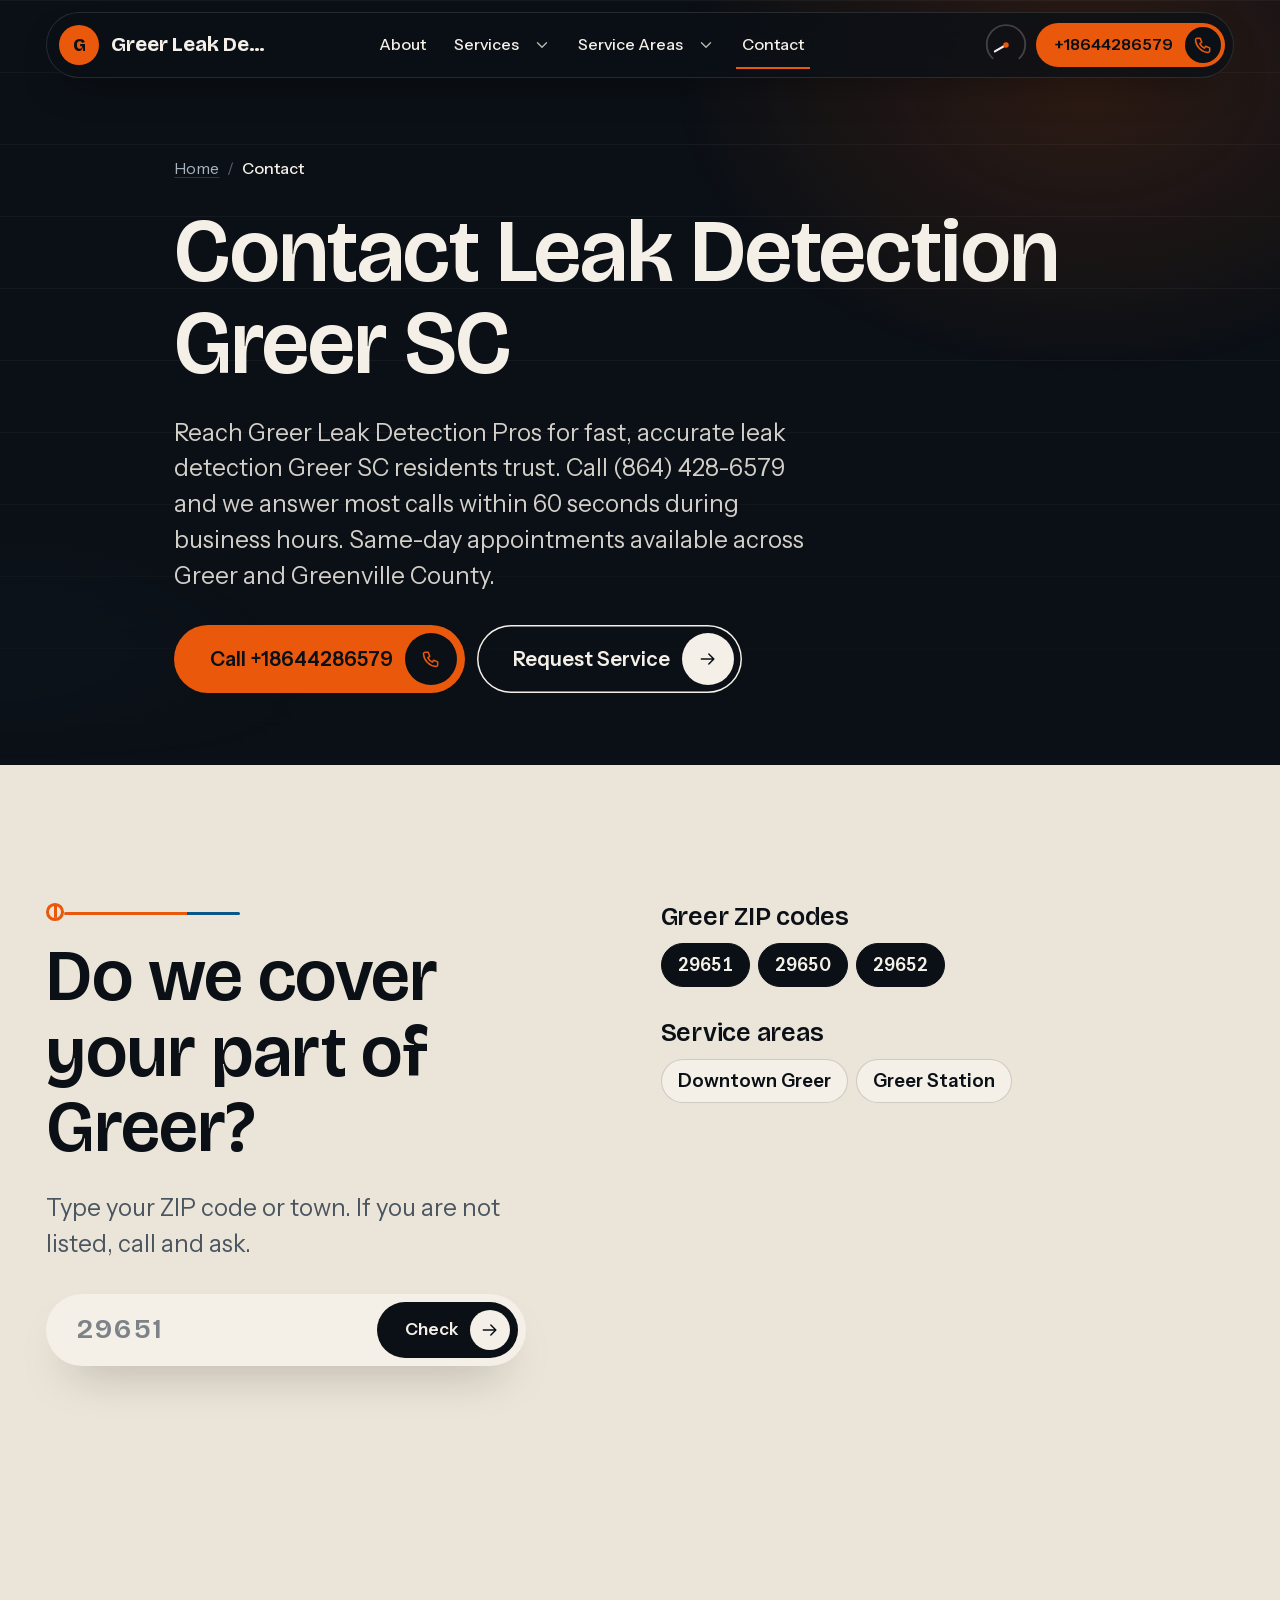
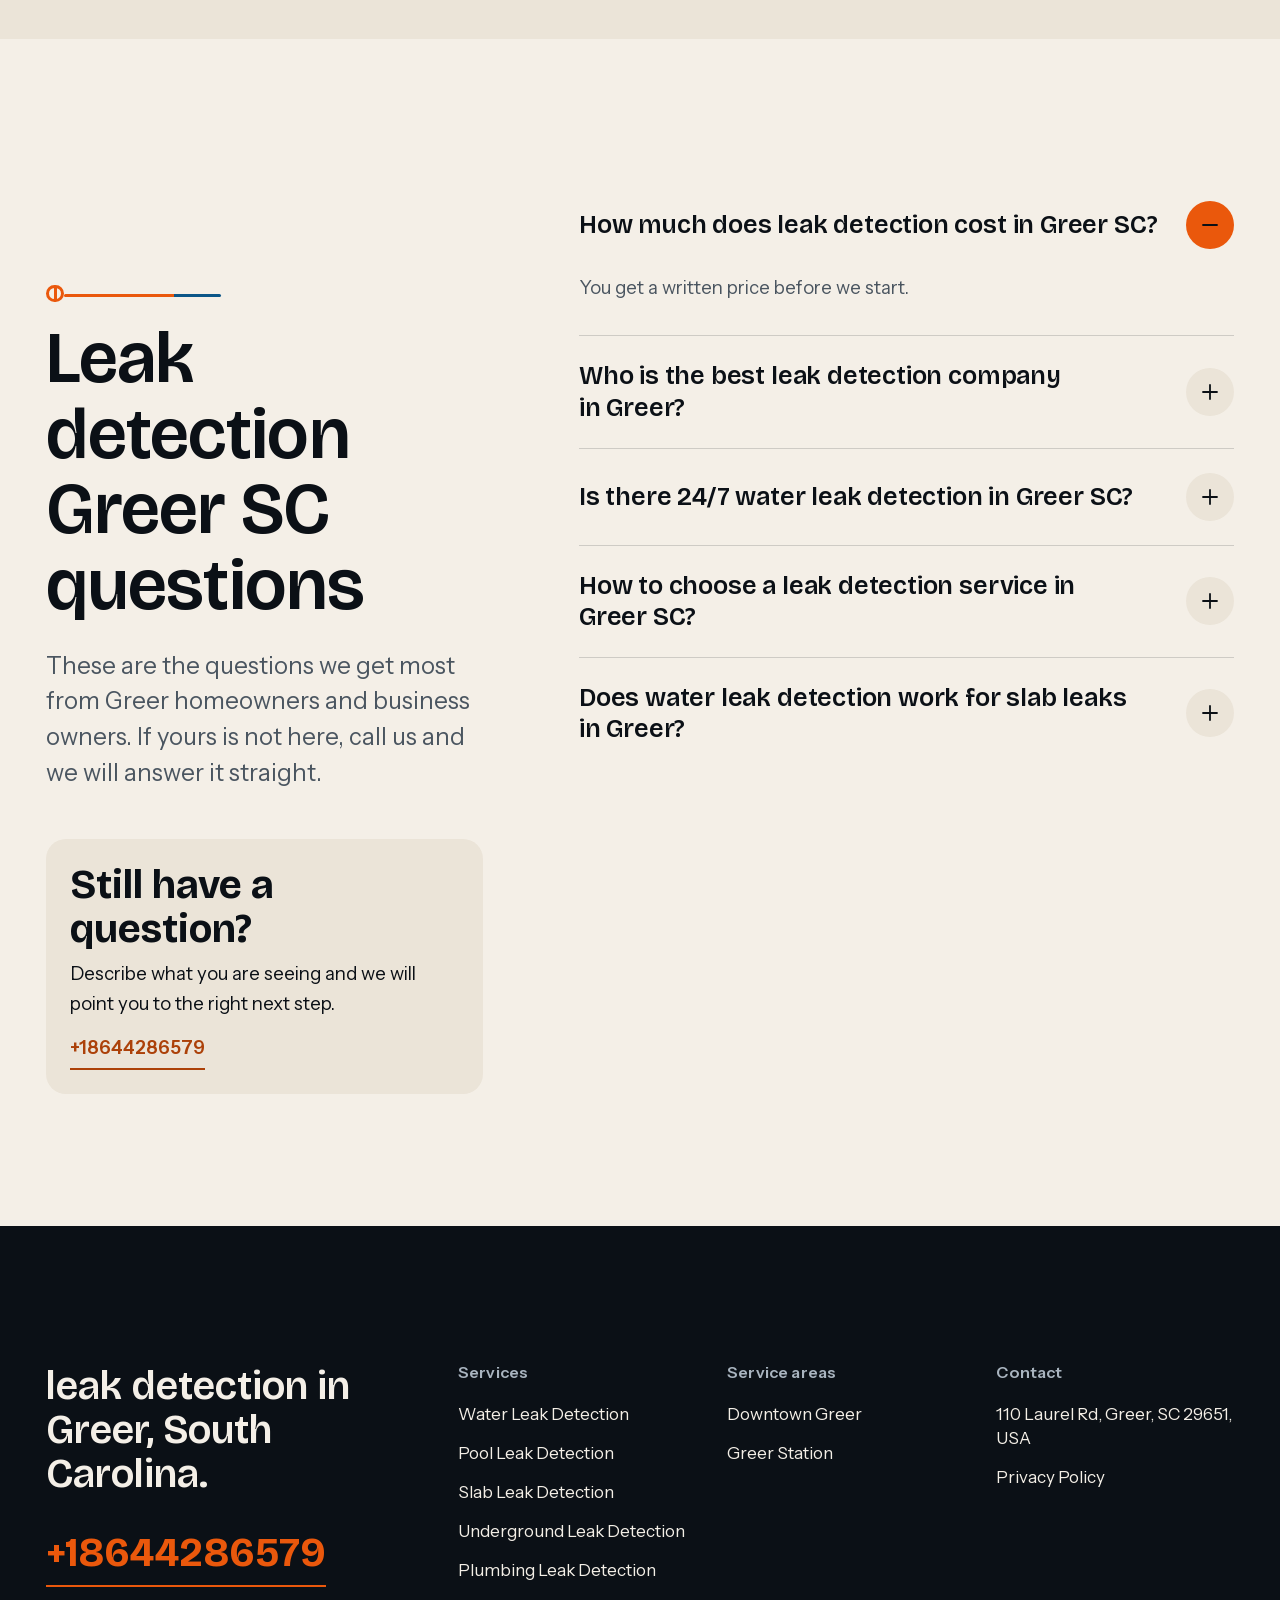
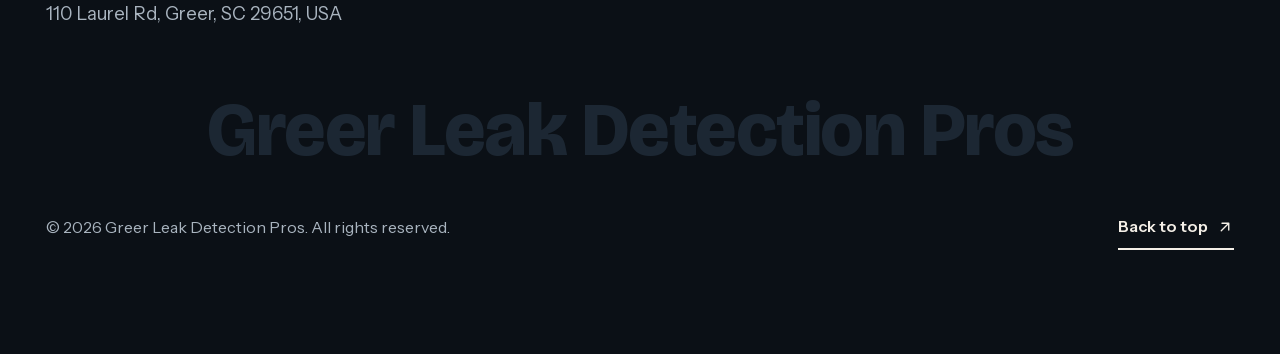
<file: my first project/contact.html>
<!doctype html>
<html lang="en">
  <head>
    <meta charset="UTF-8" />
    <meta name="viewport" content="width=device-width, initial-scale=1" />
    <meta name="theme-color" content="#0b1016" />
    <title>Contact Greer Leak Detection Pros | Leak Detection Greer SC</title>
    <meta name="description" content="Need leak detection Greer SC? Call Greer Leak Detection Pros at (864) 428-6579. Same-day appointments, 24/7 emergency response, upfront pricing." />
    <meta name="author" content="Greer Leak Detection Pros" />
    <meta name="robots" content="index, follow, max-image-preview:large, max-snippet:-1, max-video-preview:-1" />
    <link rel="canonical" href="https://greerleakdetection.com/contact.html" />
    <link rel="alternate" hreflang="en" href="https://greerleakdetection.com/contact.html" />
    <link rel="alternate" hreflang="x-default" href="https://greerleakdetection.com/contact.html" />
    
    <meta property="og:type" content="website" />
    <meta property="og:site_name" content="Greer Leak Detection Pros" />
    <meta property="og:locale" content="en_US" />
    <meta property="og:url" content="https://greerleakdetection.com/contact.html" />
    <meta property="og:title" content="Contact Greer Leak Detection Pros | Leak Detection Greer SC" />
    <meta property="og:description" content="Need leak detection Greer SC? Call Greer Leak Detection Pros at (864) 428-6579. Same-day appointments, 24/7 emergency response, upfront pricing." />
    
    <meta name="twitter:card" content="summary" />
    <meta name="twitter:title" content="Contact Greer Leak Detection Pros | Leak Detection Greer SC" />
    <meta name="twitter:description" content="Need leak detection Greer SC? Call Greer Leak Detection Pros at (864) 428-6579. Same-day appointments, 24/7 emergency response, upfront pricing." />
    
    <script type="application/ld+json">{"@context":"https://schema.org","@type":"WebSite","@id":"https://greerleakdetection.com/#website","url":"https://greerleakdetection.com/","name":"Greer Leak Detection Pros","inLanguage":"en","publisher":{"@id":"https://greerleakdetection.com/#localbusiness"}}</script>
    <script type="application/ld+json">{"@context":"https://schema.org","@type":"LocalBusiness","@id":"https://greerleakdetection.com/#localbusiness","name":"Greer Leak Detection Pros","url":"https://greerleakdetection.com/","telephone":"+18644286579","address":{"@type":"PostalAddress","streetAddress":"110 Laurel Rd, Greer, SC 29651, USA","addressLocality":"Greer","addressRegion":"South Carolina","postalCode":"29651","addressCountry":"US"}}</script>
    <script type="application/ld+json">{"@context":"https://schema.org","@type":"BreadcrumbList","itemListElement":[{"@type":"ListItem","position":1,"name":"Home","item":"https://greerleakdetection.com/"},{"@type":"ListItem","position":2,"name":"Contact","item":"https://greerleakdetection.com/contact.html"}]}</script>
    <script type="application/ld+json">{"@context":"https://schema.org","@type":"ContactPage","@id":"https://greerleakdetection.com/contact.html#webpage","url":"https://greerleakdetection.com/contact.html","name":"Contact Greer Leak Detection Pros | Leak Detection Greer SC","isPartOf":{"@id":"https://greerleakdetection.com/#website"},"about":{"@id":"https://greerleakdetection.com/#localbusiness"}}</script>
    
    
    <link rel="icon" href="data:image/svg+xml,%3Csvg%20xmlns=%27http://www.w3.org/2000/svg%27%20viewBox=%270%200%2032%2032%27%3E%3Crect%20width=%2732%27%20height=%2732%27%20rx=%277%27%20fill=%27%23EA580C%27/%3E%3Ctext%20x=%2716%27%20y=%2723%27%20font-family=%27Arial,sans-serif%27%20font-size=%2719%27%20font-weight=%27700%27%20fill=%27%23ffffff%27%20text-anchor=%27middle%27%3EG%3C/text%3E%3C/svg%3E" />
    <link rel="apple-touch-icon" href="assets/images/apple-touch-icon.png" />
    <script>window.__RL_LEADS={siteId:"6ada32663430ed22e3f58fc7",apiBase:["https:","","ranklocal.cc"].join("/"),turnstileSiteKey:""};</script>
    <script>(function(){try{if(window.self===window.top){document.documentElement.classList.add("js");}}catch(e){}})();</script>
    <link rel="stylesheet" href="assets/global.css" />
  </head>
  <body class="fl-page page-contact">
    <a class="skip-link" href="#main">Skip to main content</a>
    <div class="scroll-progress" aria-hidden="true"><span data-progress-bar></span></div>
  <header class="site-header" id="top" data-header>
    <div class="site-header__bar">
      <a class="site-header__brand" href="index.html"><span class="site-header__mark" aria-hidden="true"><span class="site-header__initial">G</span></span><span class="site-header__name">Greer Leak Detection Pros</span><span class="sr-only"> Home</span></a>
      <nav class="site-header__nav" aria-label="Primary navigation">
        <ul class="site-header__list">
          <li><a class="nav-link" href="about.html"><span class="nav-link__text" data-text="About">About</span></a></li>
          <!-- RL-AUTO:nav-services START -->
<li class="nav-drop" data-dropdown>
          <a class="nav-link" href="services.html"><span class="nav-link__text" data-text="Services">Services</span></a>
          <button class="nav-drop__toggle" type="button" aria-expanded="false" aria-controls="nav-services-panel"><span class="sr-only">Open Menu: Services</span><svg class="icon icon--sm" viewBox="0 0 24 24" aria-hidden="true" focusable="false"><path d="m6 9 6 6 6-6"/></svg></button>
          <div class="nav-drop__panel" id="nav-services-panel" hidden>
            <ul class="nav-drop__list"><li><a class="nav-drop__link" href="water-leak-detection.html">Water Leak Detection</a></li><li><a class="nav-drop__link" href="pool-leak-detection.html">Pool Leak Detection</a></li><li><a class="nav-drop__link" href="slab-leak-detection.html">Slab Leak Detection</a></li><li><a class="nav-drop__link" href="underground-leak-detection.html">Underground Leak Detection</a></li><li><a class="nav-drop__link" href="plumbing-leak-detection.html">Plumbing Leak Detection</a></li></ul>
            <a class="nav-drop__all" href="services.html">View all services <svg class="icon icon--sm" viewBox="0 0 24 24" aria-hidden="true" focusable="false"><path d="M4 12h15M13 6l6 6-6 6"/></svg></a>
          </div>
        </li>
<!-- RL-AUTO:nav-services END -->
          <!-- RL-AUTO:nav-locations START -->
<li class="nav-drop" data-dropdown>
          <a class="nav-link" href="locations.html"><span class="nav-link__text" data-text="Service Areas">Service Areas</span></a>
          <button class="nav-drop__toggle" type="button" aria-expanded="false" aria-controls="nav-locations-panel"><span class="sr-only">Open Menu: Service Areas</span><svg class="icon icon--sm" viewBox="0 0 24 24" aria-hidden="true" focusable="false"><path d="m6 9 6 6 6-6"/></svg></button>
          <div class="nav-drop__panel" id="nav-locations-panel" hidden>
            <ul class="nav-drop__list"><li><a class="nav-drop__link" href="leak-detection-downtown-greer.html">Downtown Greer</a></li><li><a class="nav-drop__link" href="leak-detection-greer-station.html">Greer Station</a></li></ul>
          </div>
        </li>
<!-- RL-AUTO:nav-locations END -->
          
          <li><a class="nav-link nav-link--current" href="contact.html" aria-current="page"><span class="nav-link__text" data-text="Contact">Contact</span></a></li>
        </ul>
      </nav>
      <div class="site-header__tools">
        <div class="gauge-mini" data-gauge aria-hidden="true"><svg viewBox="0 0 48 48"><path class="gauge-mini__track" d="M9.5 38.5A21 21 0 1 1 38.5 38.5"/><path class="gauge-mini__fill" data-gauge-fill d="M9.5 38.5A21 21 0 1 1 38.5 38.5"/><line class="gauge-mini__needle" data-gauge-needle x1="24" y1="24" x2="24" y2="10"/><circle class="gauge-mini__hub" cx="24" cy="24" r="3"/></svg></div>
        <a class="btn btn--accent btn--sm site-header__call" href="tel:+18644286579" aria-label="Call +18644286579" data-fill><span class="btn__label">+18644286579</span><span class="btn__icon"><svg class="icon" viewBox="0 0 24 24" aria-hidden="true" focusable="false"><path d="M5 4h3.6l1.9 4.8-2.3 1.5a11 11 0 0 0 5.5 5.5l1.5-2.3L20 15.4V19a2 2 0 0 1-2.1 2A16.5 16.5 0 0 1 3 6.1 2 2 0 0 1 5 4Z"/></svg><svg class="icon" viewBox="0 0 24 24" aria-hidden="true" focusable="false"><path d="M5 4h3.6l1.9 4.8-2.3 1.5a11 11 0 0 0 5.5 5.5l1.5-2.3L20 15.4V19a2 2 0 0 1-2.1 2A16.5 16.5 0 0 1 3 6.1 2 2 0 0 1 5 4Z"/></svg></span><span class="sr-only"> Call</span></a>
        <button class="site-header__toggle" type="button" aria-expanded="false" aria-controls="site-menu" data-menu-toggle><span class="sr-only">Menu</span><span></span><span></span></button>
      </div>
    </div>
  </header>
  <div class="menu" id="site-menu" data-menu hidden>
    <div class="menu__panel theme-ink" role="dialog" aria-modal="true" aria-label="Primary navigation">
      <div class="menu__top">
        <span class="site-header__name">Greer Leak Detection Pros</span>
        <button class="menu__close" type="button" data-menu-close aria-label="Close"><svg class="icon" viewBox="0 0 24 24" aria-hidden="true" focusable="false"><path d="m6 6 12 12M18 6 6 18"/></svg></button>
      </div>
      <nav aria-label="Primary navigation">
        <ul class="menu__list"><li><a class="menu__link" href="index.html" data-menu-link><span>Home</span><svg class="icon icon--lg" viewBox="0 0 24 24" aria-hidden="true" focusable="false"><path d="M4 12h15M13 6l6 6-6 6"/></svg></a></li><li><a class="menu__link" href="about.html" data-menu-link><span>About</span><svg class="icon icon--lg" viewBox="0 0 24 24" aria-hidden="true" focusable="false"><path d="M4 12h15M13 6l6 6-6 6"/></svg></a></li><li><a class="menu__link" href="services.html" data-menu-link><span>Services</span><svg class="icon icon--lg" viewBox="0 0 24 24" aria-hidden="true" focusable="false"><path d="M4 12h15M13 6l6 6-6 6"/></svg></a></li><li><a class="menu__link" href="locations.html" data-menu-link><span>Service Areas</span><svg class="icon icon--lg" viewBox="0 0 24 24" aria-hidden="true" focusable="false"><path d="M4 12h15M13 6l6 6-6 6"/></svg></a></li><li><a class="menu__link menu__link--current" href="contact.html" data-menu-link aria-current="page"><span>Contact</span><svg class="icon icon--lg" viewBox="0 0 24 24" aria-hidden="true" focusable="false"><path d="M4 12h15M13 6l6 6-6 6"/></svg></a></li></ul>
      </nav>
      <div class="menu__foot">
        <a class="menu__call" href="tel:+18644286579"><span>Call</span><strong>+18644286579</strong></a>
        <p>110 Laurel Rd, Greer, SC 29651, USA, Greer, South Carolina</p>
      </div>
    </div>
  </div>
    <main id="main"><section class="p-hero section--ink" data-hero aria-labelledby="page-title">
    <div class="container p-hero__inner">
      <nav class="crumbs" aria-label="Breadcrumb"><a href="index.html">Home</a><span class="crumbs__sep" aria-hidden="true">/</span><span aria-current="page">Contact</span></nav>
      <h1 class="p-hero__title" id="page-title">Contact Leak Detection Greer SC</h1>
      <p class="p-hero__lead">Reach Greer Leak Detection Pros for fast, accurate leak detection Greer SC residents trust. Call (864) 428-6579 and we answer most calls within 60 seconds during business hours. Same-day appointments available across Greer and Greenville County.</p>
      
      <div class="p-hero__actions"><a class="btn btn--accent btn--lg" href="tel:+18644286579" data-fill><span class="btn__label">Call +18644286579</span><span class="btn__icon"><svg class="icon" viewBox="0 0 24 24" aria-hidden="true" focusable="false"><path d="M5 4h3.6l1.9 4.8-2.3 1.5a11 11 0 0 0 5.5 5.5l1.5-2.3L20 15.4V19a2 2 0 0 1-2.1 2A16.5 16.5 0 0 1 3 6.1 2 2 0 0 1 5 4Z"/></svg><svg class="icon" viewBox="0 0 24 24" aria-hidden="true" focusable="false"><path d="M5 4h3.6l1.9 4.8-2.3 1.5a11 11 0 0 0 5.5 5.5l1.5-2.3L20 15.4V19a2 2 0 0 1-2.1 2A16.5 16.5 0 0 1 3 6.1 2 2 0 0 1 5 4Z"/></svg></span></a><a class="btn btn--ghost btn--lg" href="#contact" data-fill><span class="btn__label">Request Service</span><span class="btn__icon"><svg class="icon" viewBox="0 0 24 24" aria-hidden="true" focusable="false"><path d="M4 12h15M13 6l6 6-6 6"/></svg><svg class="icon" viewBox="0 0 24 24" aria-hidden="true" focusable="false"><path d="M4 12h15M13 6l6 6-6 6"/></svg></span></a></div>
    </div>
    
  </section>
 
  <!-- RL-AUTO:service-area-section START -->
<section class="section section--paper-2 area" id="service-area" aria-labelledby="area-title">
    <div class="container area__grid">
      <div class="area__finder flow-head" data-zip-finder data-msg-yes="Yes, {query} is on our list." data-msg-no="{query} is not on the list yet. Call and we will tell you straight away.">
        <h2 class="area__title" id="area-title" data-level>Do we cover your part of Greer?</h2>
        <p class="area__lead" data-flow>Type your ZIP code or town. If you are not listed, call and ask.</p>
        <form class="area__form" novalidate data-zip-form data-flow>
          <label class="sr-only" for="zip-input">ZIP code or town</label>
          <input class="area__input" id="zip-input" name="zip" type="text" autocomplete="postal-code" maxlength="40" placeholder="29651" aria-describedby="zip-result" data-zip-input>
          <button class="btn btn--ink" type="submit" data-fill><span class="btn__label">Check</span><span class="btn__icon"><svg class="icon" viewBox="0 0 24 24" aria-hidden="true" focusable="false"><path d="M4 12h15M13 6l6 6-6 6"/></svg><svg class="icon" viewBox="0 0 24 24" aria-hidden="true" focusable="false"><path d="M4 12h15M13 6l6 6-6 6"/></svg></span></button>
        </form>
        <div class="area__result" id="zip-result" role="status" aria-live="polite" data-zip-result></div>
      </div>
      <div class="area__clusters" data-ripple><section class="cluster cluster--primary" aria-labelledby="cluster-zips"><h3 class="cluster__title" id="cluster-zips">Greer ZIP codes</h3><ul class="cluster__chips"><li class="cluster__chip" data-zip-chip="29651">29651</li><li class="cluster__chip" data-zip-chip="29650">29650</li><li class="cluster__chip" data-zip-chip="29652">29652</li></ul></section><section class="cluster" aria-labelledby="cluster-areas"><h3 class="cluster__title" id="cluster-areas">Service areas</h3><ul class="cluster__chips"><li><a class="cluster__chip cluster__chip--link" data-zip-chip="downtown greer" href="leak-detection-downtown-greer.html">Downtown Greer</a></li><li><a class="cluster__chip cluster__chip--link" data-zip-chip="greer station" href="leak-detection-greer-station.html">Greer Station</a></li></ul></section></div>
    </div>
  </section>
<!-- RL-AUTO:service-area-section END -->
  <section class="section faq-section" id="faq" aria-labelledby="faq-title">
    <div class="container faq">
      <div class="faq__intro flow-head">
        <h2 class="faq__title" id="faq-title" data-level>Leak detection Greer SC questions</h2>
        <p class="faq__lead" data-flow>These are the questions we get most from Greer homeowners and business owners. If yours is not here, call us and we will answer it straight.</p>
        <div class="faq__aside" data-flow>
          <strong>Still have a question?</strong>
          <p>Describe what you are seeing and we will point you to the right next step.</p>
          <a href="tel:+18644286579">+18644286579</a>
        </div>
      </div>
      <div class="faq__list" data-accordion><div class="faq__item faq__item--open"><h3 class="faq__heading"><button class="faq__trigger" type="button" id="faq-0-btn" aria-expanded="true" aria-controls="faq-0" data-accordion-trigger><span>How much does leak detection cost in Greer SC?</span><span class="faq__icon" aria-hidden="true"><svg class="icon" viewBox="0 0 24 24" aria-hidden="true" focusable="false"><path d="M12 5v14M5 12h14"/></svg><svg class="icon" viewBox="0 0 24 24" aria-hidden="true" focusable="false"><path d="M5 12h14"/></svg></span></button></h3><div class="faq__panel" id="faq-0" role="region" aria-labelledby="faq-0-btn" data-accordion-panel><div class="faq__body"><p>You get a written price before we start.</p></div></div></div><div class="faq__item"><h3 class="faq__heading"><button class="faq__trigger" type="button" id="faq-1-btn" aria-expanded="false" aria-controls="faq-1" data-accordion-trigger><span>Who is the best leak detection company in Greer?</span><span class="faq__icon" aria-hidden="true"><svg class="icon" viewBox="0 0 24 24" aria-hidden="true" focusable="false"><path d="M12 5v14M5 12h14"/></svg><svg class="icon" viewBox="0 0 24 24" aria-hidden="true" focusable="false"><path d="M5 12h14"/></svg></span></button></h3><div class="faq__panel" id="faq-1" role="region" aria-labelledby="faq-1-btn" data-accordion-panel><div class="faq__body"><p>We use acoustic microphones, thermal imaging cameras and pressure testing gauges on every call, hand you photos of what we found, and test the line after the repair. Ask any company what tools they bring and whether the inspection fee comes off the repair.</p></div></div></div><div class="faq__item"><h3 class="faq__heading"><button class="faq__trigger" type="button" id="faq-2-btn" aria-expanded="false" aria-controls="faq-2" data-accordion-trigger><span>Is there 24/7 water leak detection in Greer SC?</span><span class="faq__icon" aria-hidden="true"><svg class="icon" viewBox="0 0 24 24" aria-hidden="true" focusable="false"><path d="M12 5v14M5 12h14"/></svg><svg class="icon" viewBox="0 0 24 24" aria-hidden="true" focusable="false"><path d="M5 12h14"/></svg></span></button></h3><div class="faq__panel" id="faq-2" role="region" aria-labelledby="faq-2-btn" data-accordion-panel><div class="faq__body"><p>If water is coming through a floor or wall, shut off the main and call us at +1 864-428-6579. We will walk you through the shutoff and get a tech out fast.</p></div></div></div><div class="faq__item"><h3 class="faq__heading"><button class="faq__trigger" type="button" id="faq-3-btn" aria-expanded="false" aria-controls="faq-3" data-accordion-trigger><span>How to choose a leak detection service in Greer SC?</span><span class="faq__icon" aria-hidden="true"><svg class="icon" viewBox="0 0 24 24" aria-hidden="true" focusable="false"><path d="M12 5v14M5 12h14"/></svg><svg class="icon" viewBox="0 0 24 24" aria-hidden="true" focusable="false"><path d="M5 12h14"/></svg></span></button></h3><div class="faq__panel" id="faq-3" role="region" aria-labelledby="faq-3-btn" data-accordion-panel><div class="faq__body"><p>Check three things: the tools they carry, whether they give a written price before opening anything, and whether they test the line after the repair. A real leak detection service in Greer SC will use electronic leak detection equipment like acoustic mics and thermal cameras, not just a flashlight and a guess. Ask for photos of the leak and the finished repair.</p></div></div></div><div class="faq__item"><h3 class="faq__heading"><button class="faq__trigger" type="button" id="faq-4-btn" aria-expanded="false" aria-controls="faq-4" data-accordion-trigger><span>Does water leak detection work for slab leaks in Greer?</span><span class="faq__icon" aria-hidden="true"><svg class="icon" viewBox="0 0 24 24" aria-hidden="true" focusable="false"><path d="M12 5v14M5 12h14"/></svg><svg class="icon" viewBox="0 0 24 24" aria-hidden="true" focusable="false"><path d="M5 12h14"/></svg></span></button></h3><div class="faq__panel" id="faq-4" role="region" aria-labelledby="faq-4-btn" data-accordion-panel><div class="faq__body"><p>Yes. Slab leaks are one of the most common calls we run in Greer, and water leak detection works well on them. We scan the floor with a thermal imaging camera to find the warm line, confirm it with acoustic gear, and mark the repair point so we cut one small section instead of breaking up the whole slab. Most slab repairs are finished in a day.</p></div></div></div></div>
    </div>
  </section></main>
    <footer class="site-footer theme-ink" data-footer>
    <svg class="site-footer__wave" viewBox="0 0 1440 120" preserveAspectRatio="none" aria-hidden="true" focusable="false"><path data-wave d="M0 70C180 20 360 20 540 62S900 110 1080 66 1330 20 1440 60V120H0Z"/><path data-wave-target hidden d="M0 54C160 96 340 100 520 58S900 14 1090 56 1340 100 1440 64V120H0Z"/></svg>
    <div class="container">
      <div class="site-footer__grid">
        <div class="site-footer__brand">
          <p class="site-footer__lead">leak detection in Greer, South Carolina.</p>
          <a class="site-footer__phone" href="tel:+18644286579">+18644286579</a>
          <p class="site-footer__small">110 Laurel Rd, Greer, SC 29651, USA</p>
          
        </div>
        <nav class="site-footer__col" aria-label="Services">
          <h2 class="site-footer__title">Services</h2>
          <ul class="site-footer__list"><!-- RL-AUTO:footer-services START -->
<li><a href="water-leak-detection.html">Water Leak Detection</a></li><li><a href="pool-leak-detection.html">Pool Leak Detection</a></li><li><a href="slab-leak-detection.html">Slab Leak Detection</a></li><li><a href="underground-leak-detection.html">Underground Leak Detection</a></li><li><a href="plumbing-leak-detection.html">Plumbing Leak Detection</a></li>
<!-- RL-AUTO:footer-services END --></ul>
        </nav>
        <nav class="site-footer__col" aria-label="Service areas">
          <h2 class="site-footer__title">Service areas</h2>
          <ul class="site-footer__list"><!-- RL-AUTO:footer-locations START -->
<li><a href="leak-detection-downtown-greer.html">Downtown Greer</a></li><li><a href="leak-detection-greer-station.html">Greer Station</a></li>
<!-- RL-AUTO:footer-locations END --></ul>
        </nav>
        <div class="site-footer__col">
          <h2 class="site-footer__title">Contact</h2>
          <ul class="site-footer__list"><li><span>110 Laurel Rd, Greer, SC 29651, USA</span></li><li><a href="privacy-policy.html">Privacy Policy</a></li></ul>
        </div>
      </div>
      <p class="site-footer__word" aria-hidden="true" data-wordmark style="--wm-chars: 20.7">Greer Leak Detection Pros</p>
      <div class="site-footer__legal">
        <p>&copy; 2026 Greer Leak Detection Pros. All rights reserved.</p>
        <a class="link-arrow" href="#top" data-top-link>Back to top <svg class="icon icon--sm" viewBox="0 0 24 24" aria-hidden="true" focusable="false"><path d="M7 17 17 7M8 7h9v9"/></svg></a>
      </div>
    </div>
  </footer>
    <a class="sticky-call" href="tel:+18644286579" data-sticky-call><span class="sticky-call__icon" aria-hidden="true"><svg class="icon" viewBox="0 0 24 24" aria-hidden="true" focusable="false"><path d="M5 4h3.6l1.9 4.8-2.3 1.5a11 11 0 0 0 5.5 5.5l1.5-2.3L20 15.4V19a2 2 0 0 1-2.1 2A16.5 16.5 0 0 1 3 6.1 2 2 0 0 1 5 4Z"/></svg></span><span class="sticky-call__text"><span class="sticky-call__label">Call now</span><strong>+18644286579</strong></span></a>
    <script src="assets/js/main.js" defer></script>
  </body>
</html>
</file>
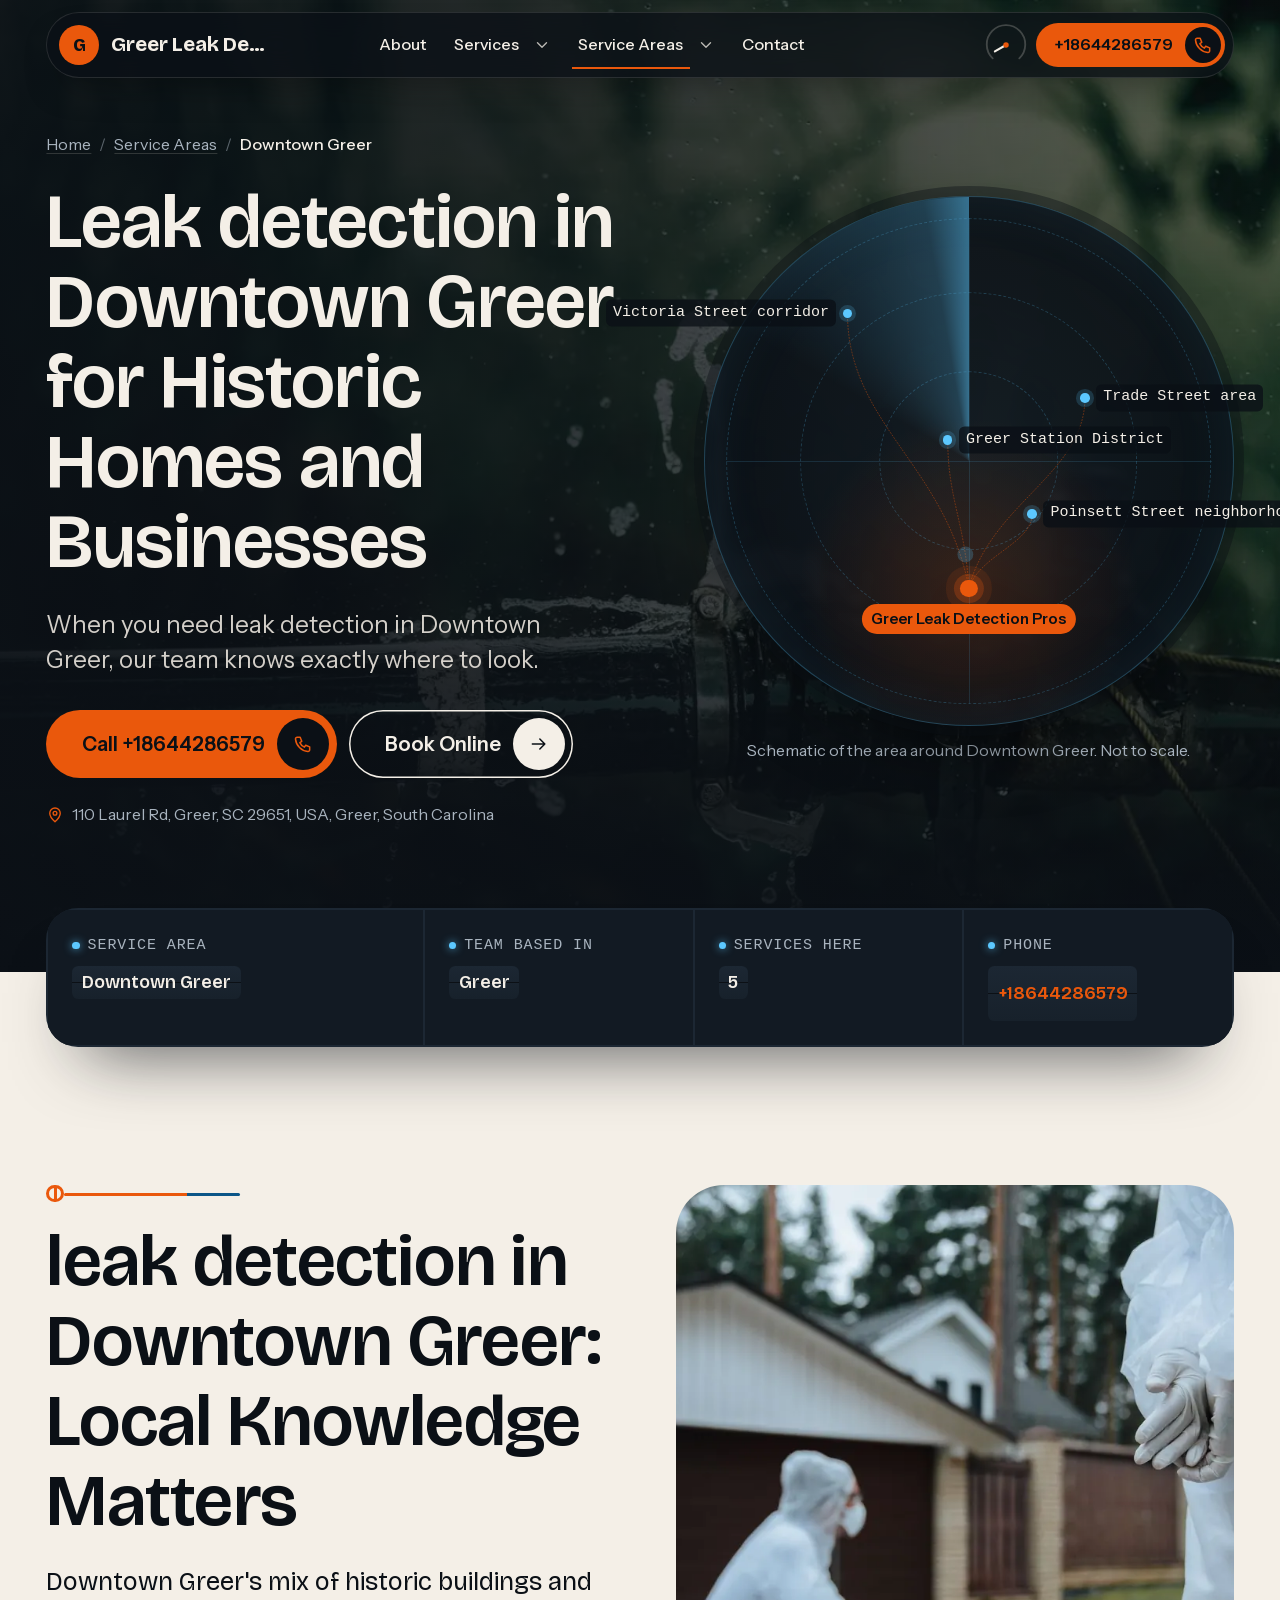
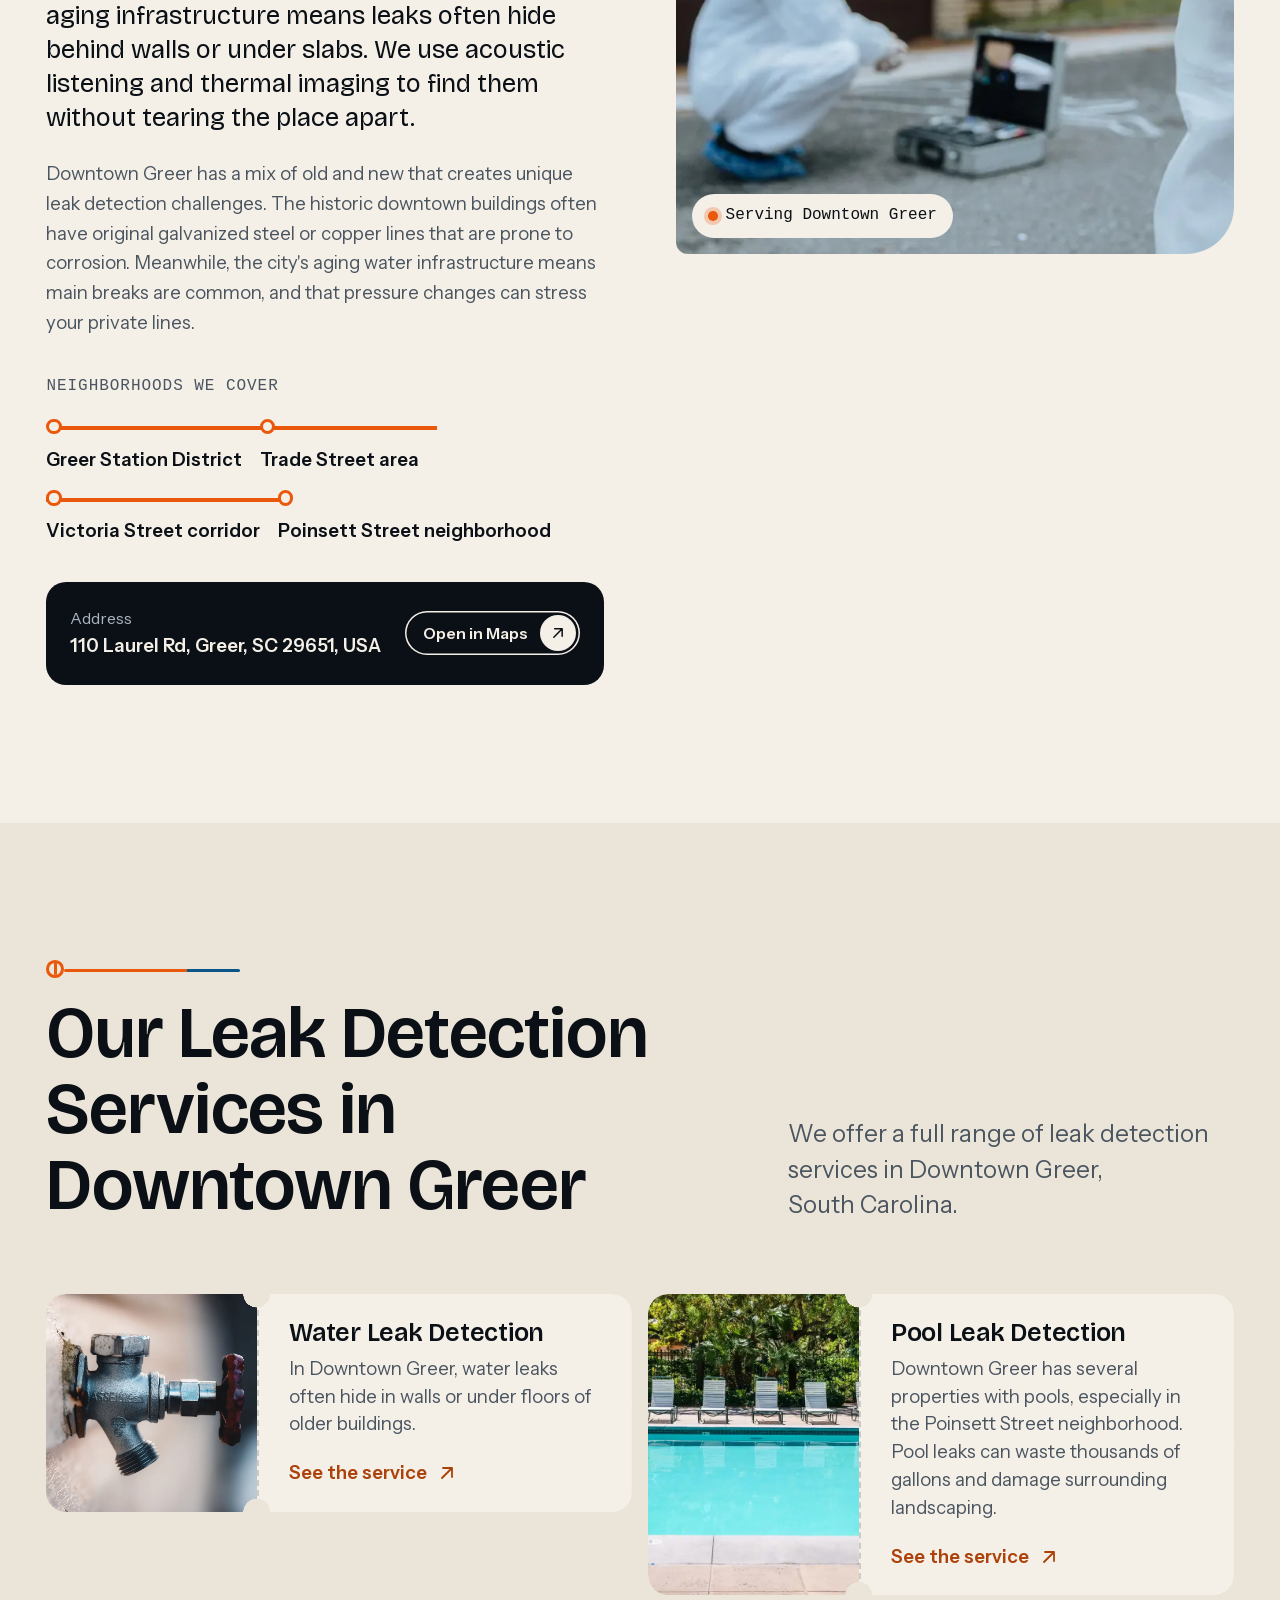
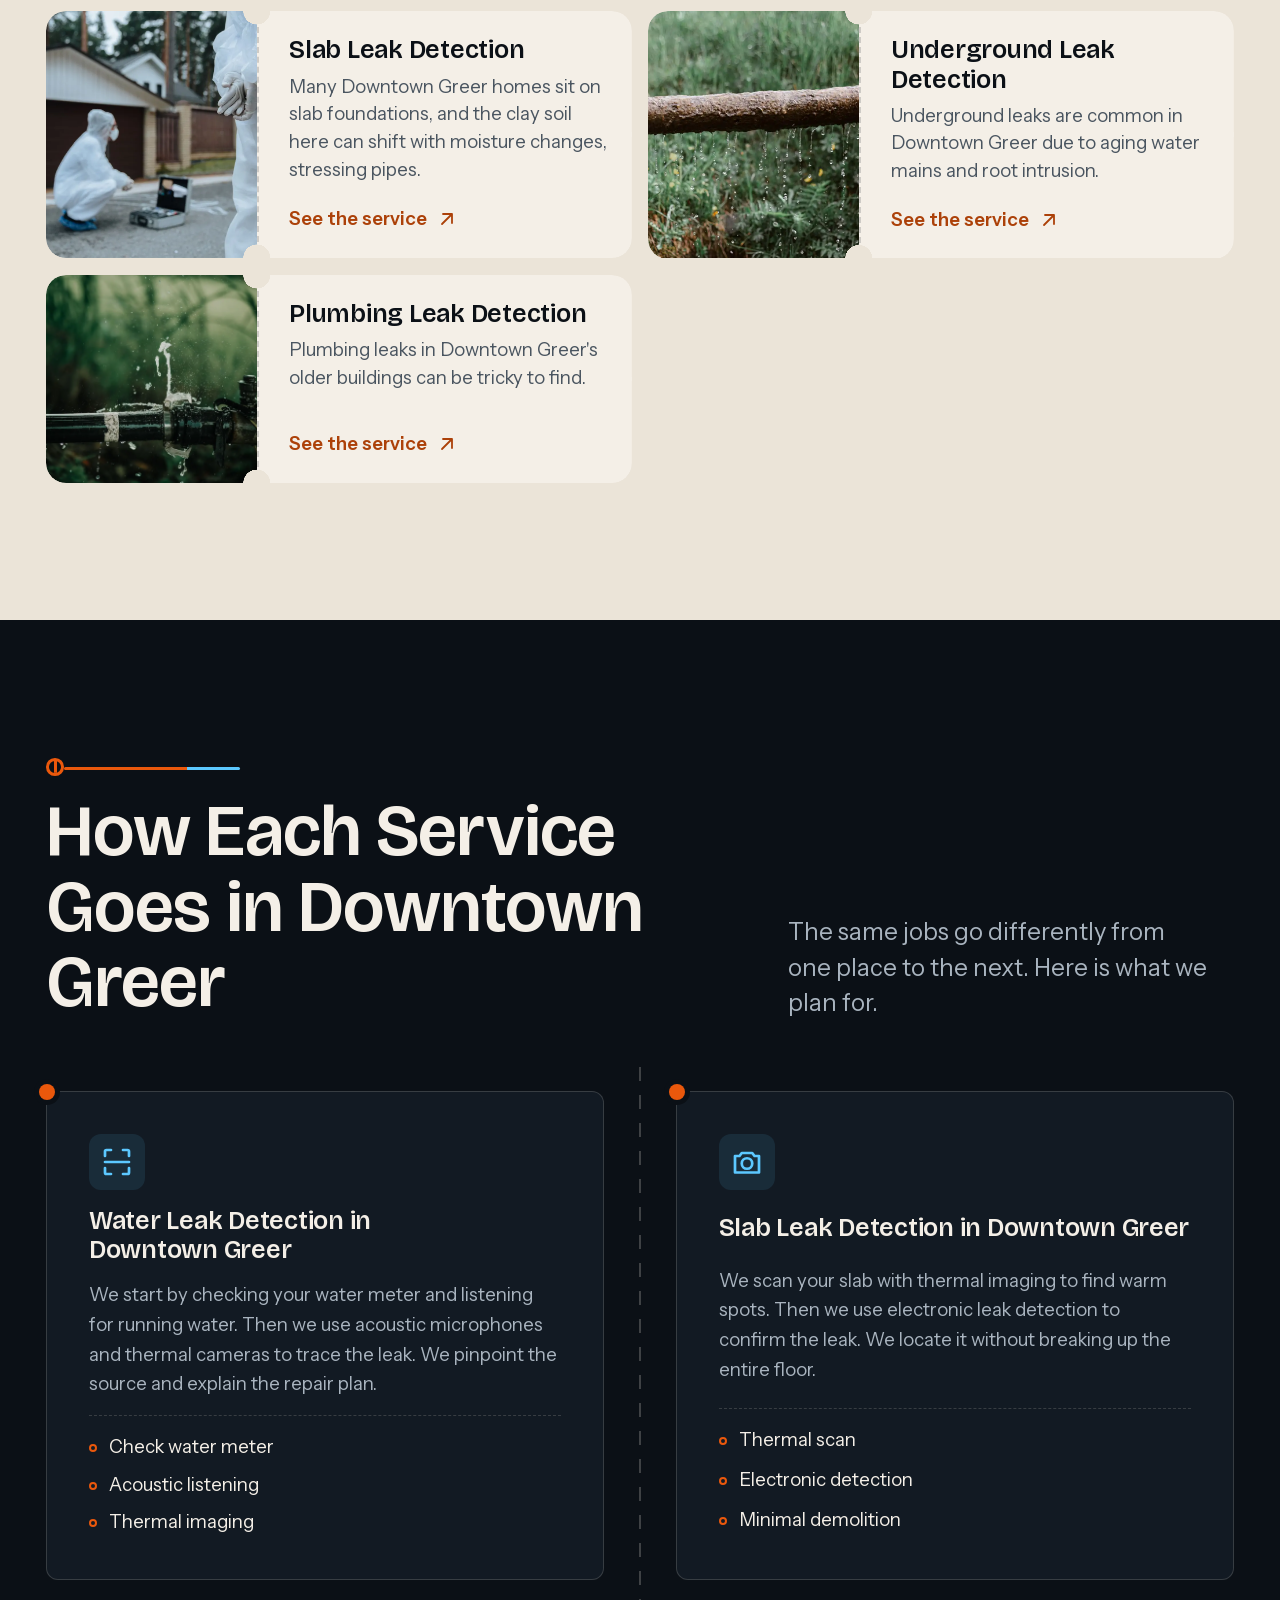
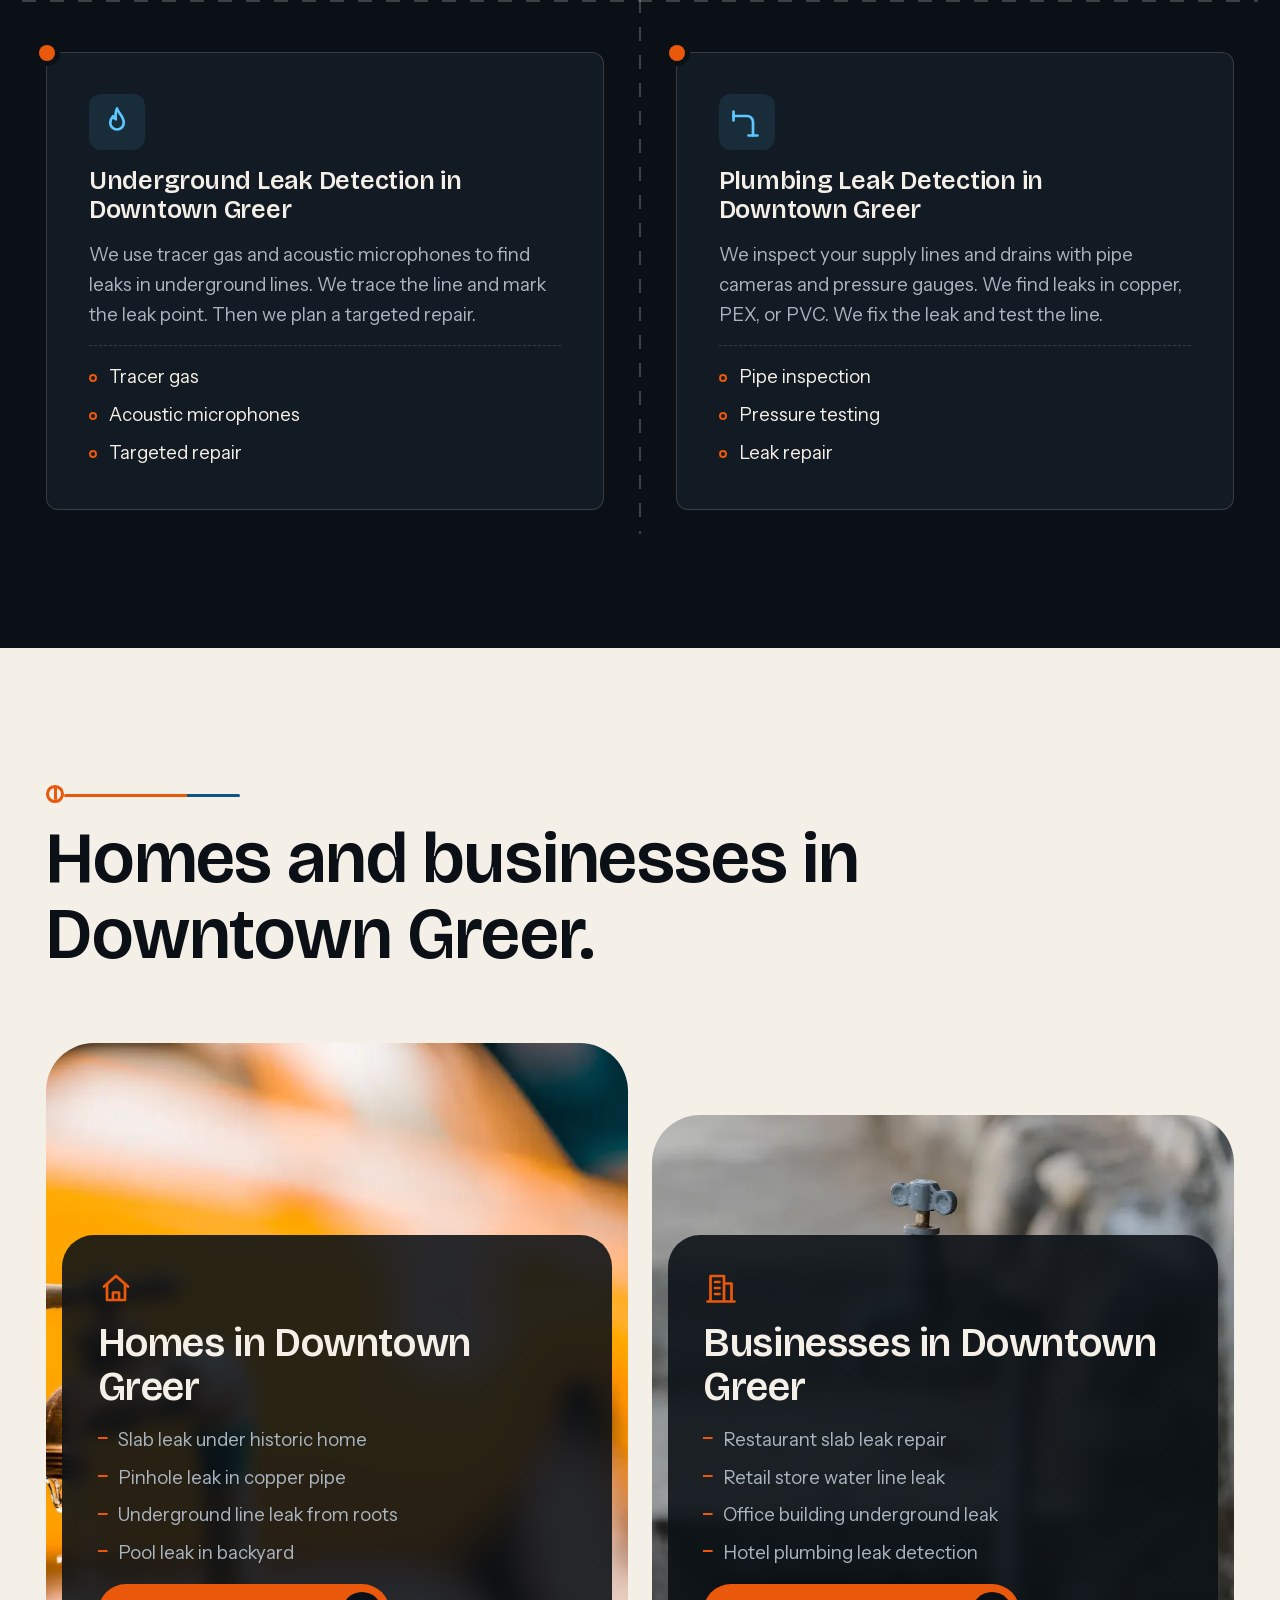
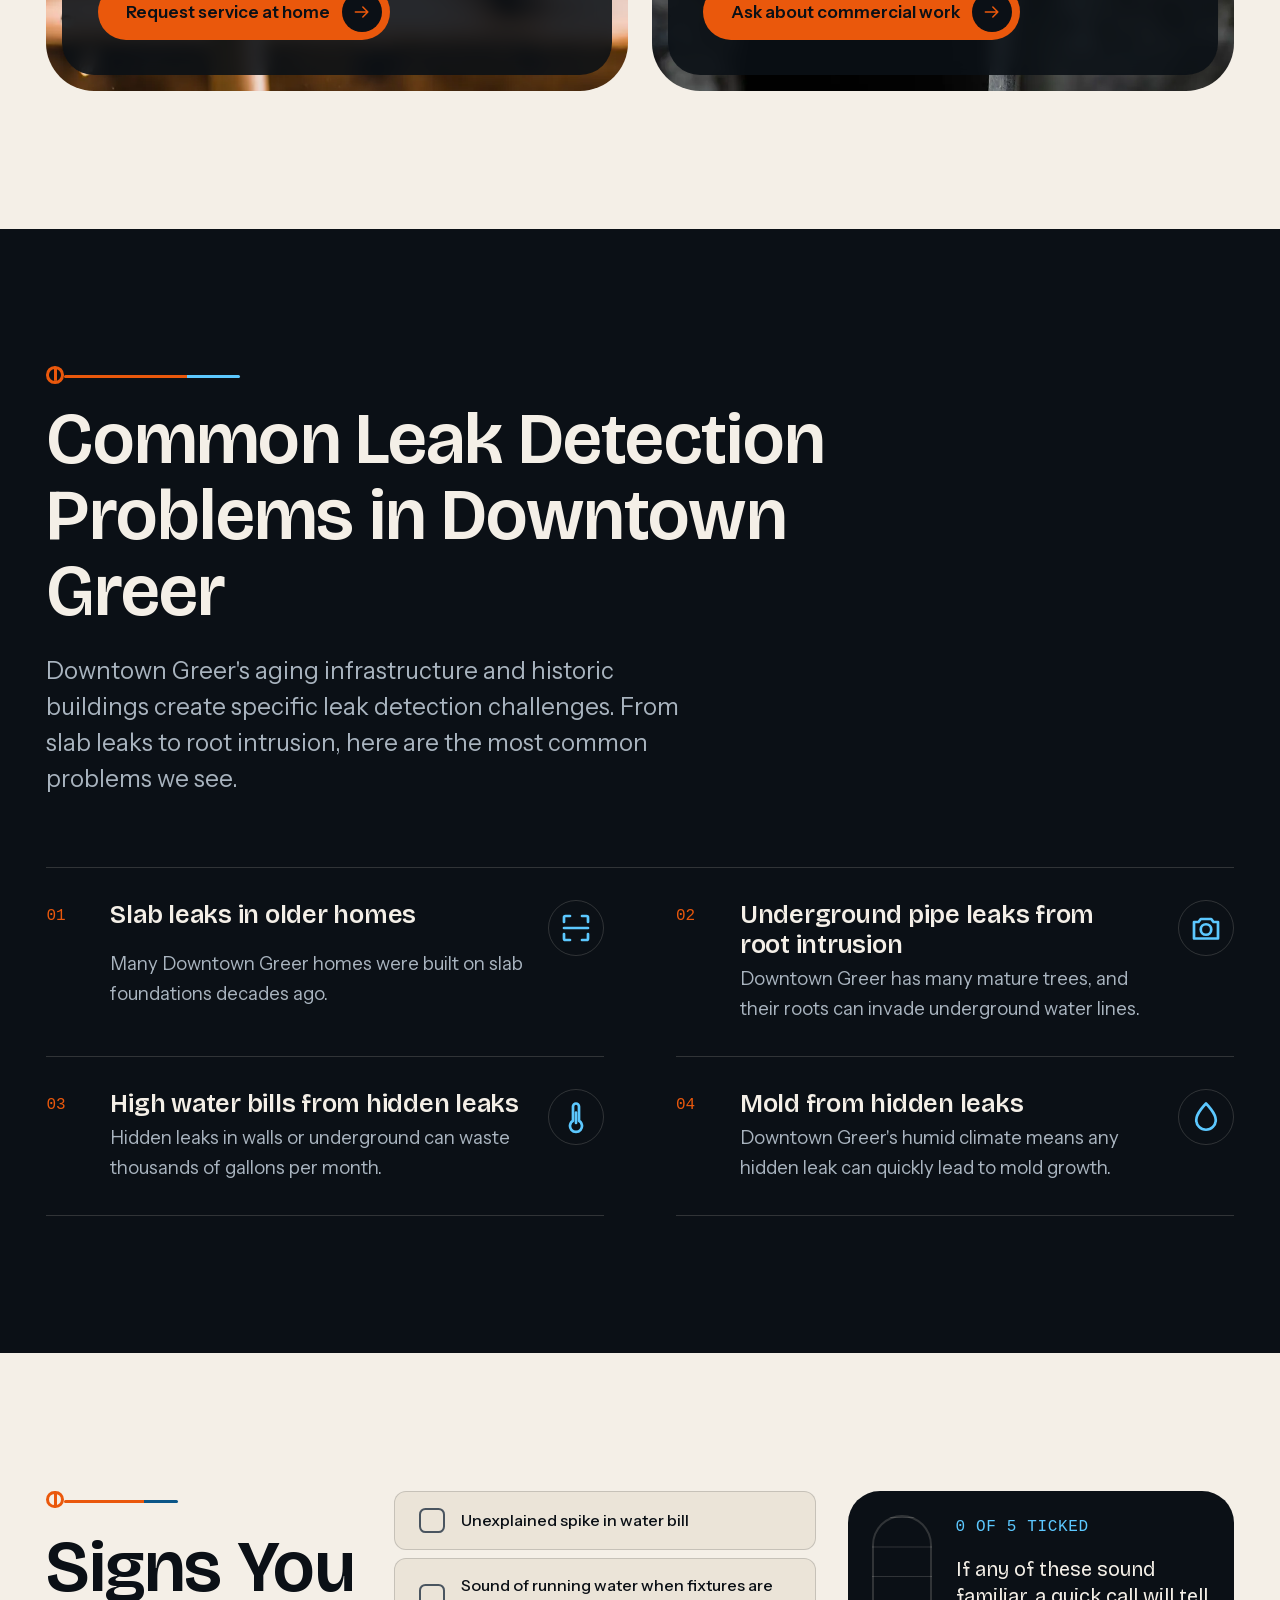
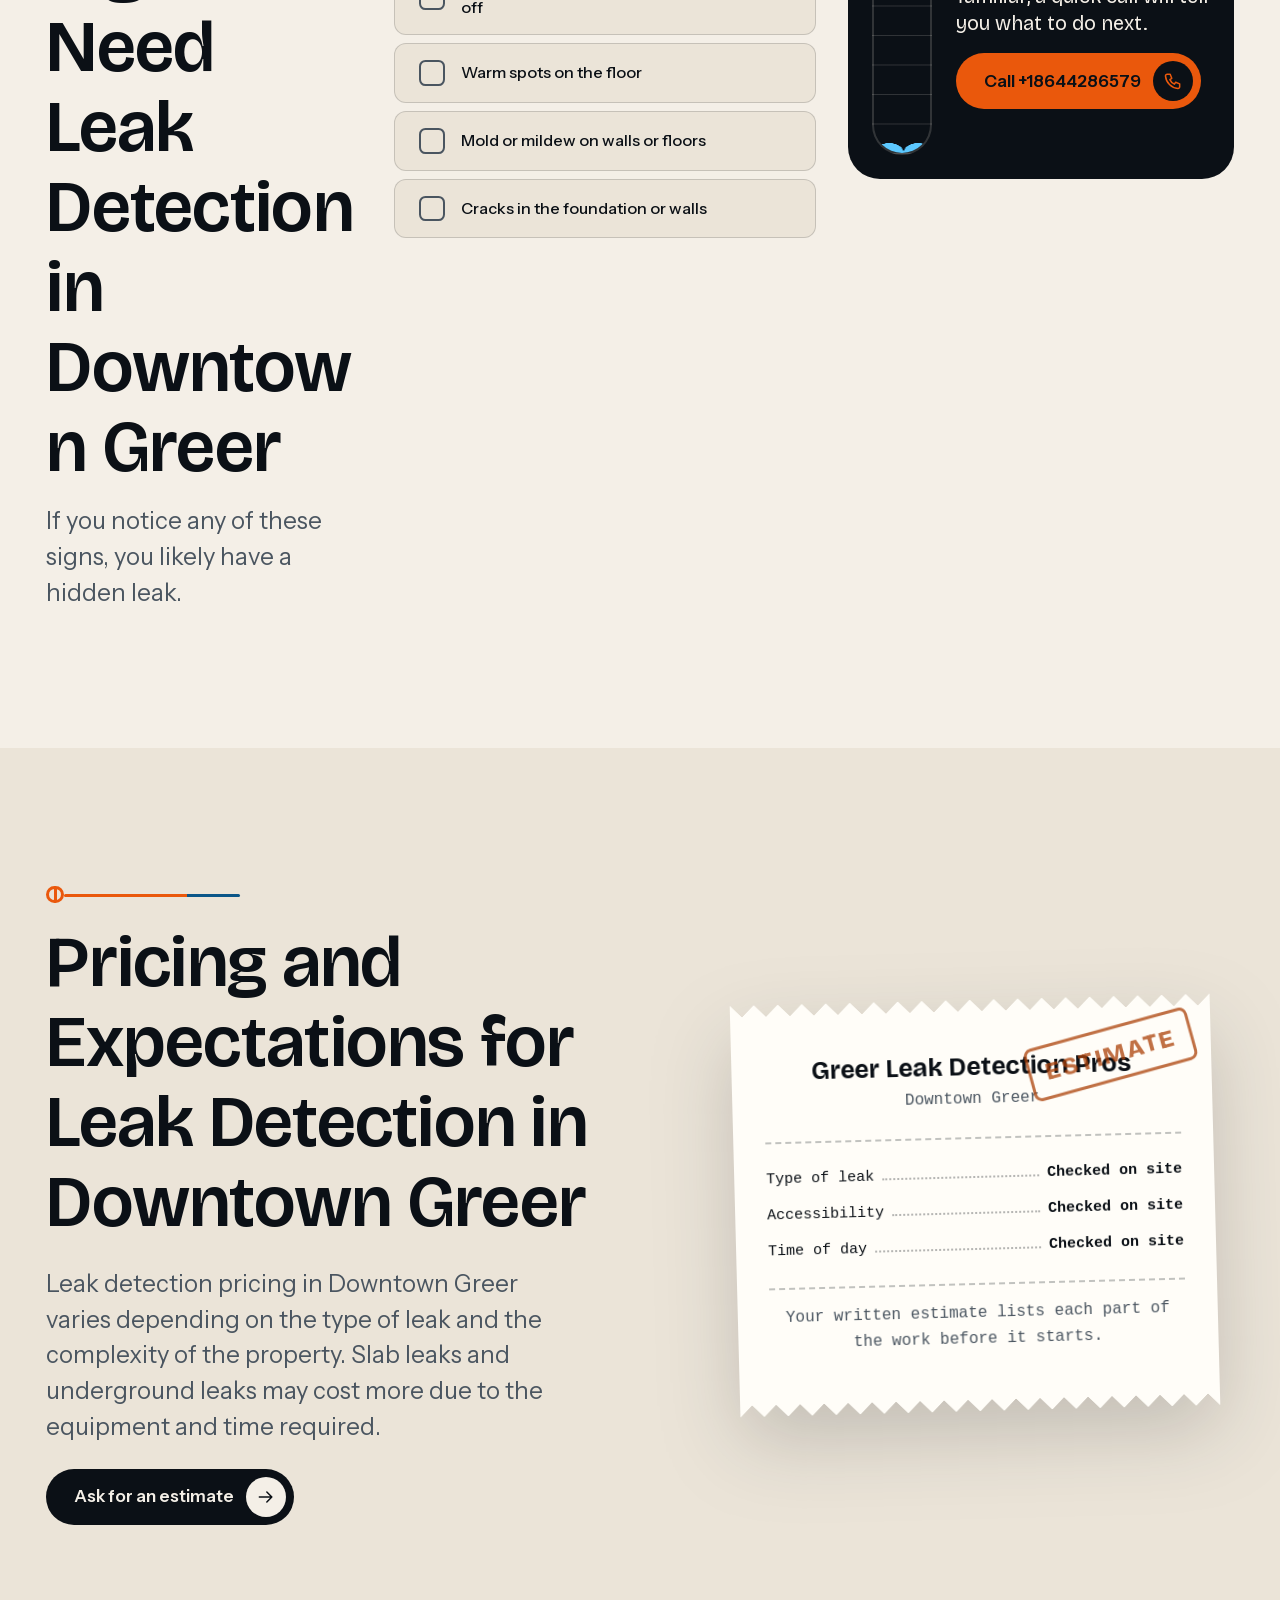
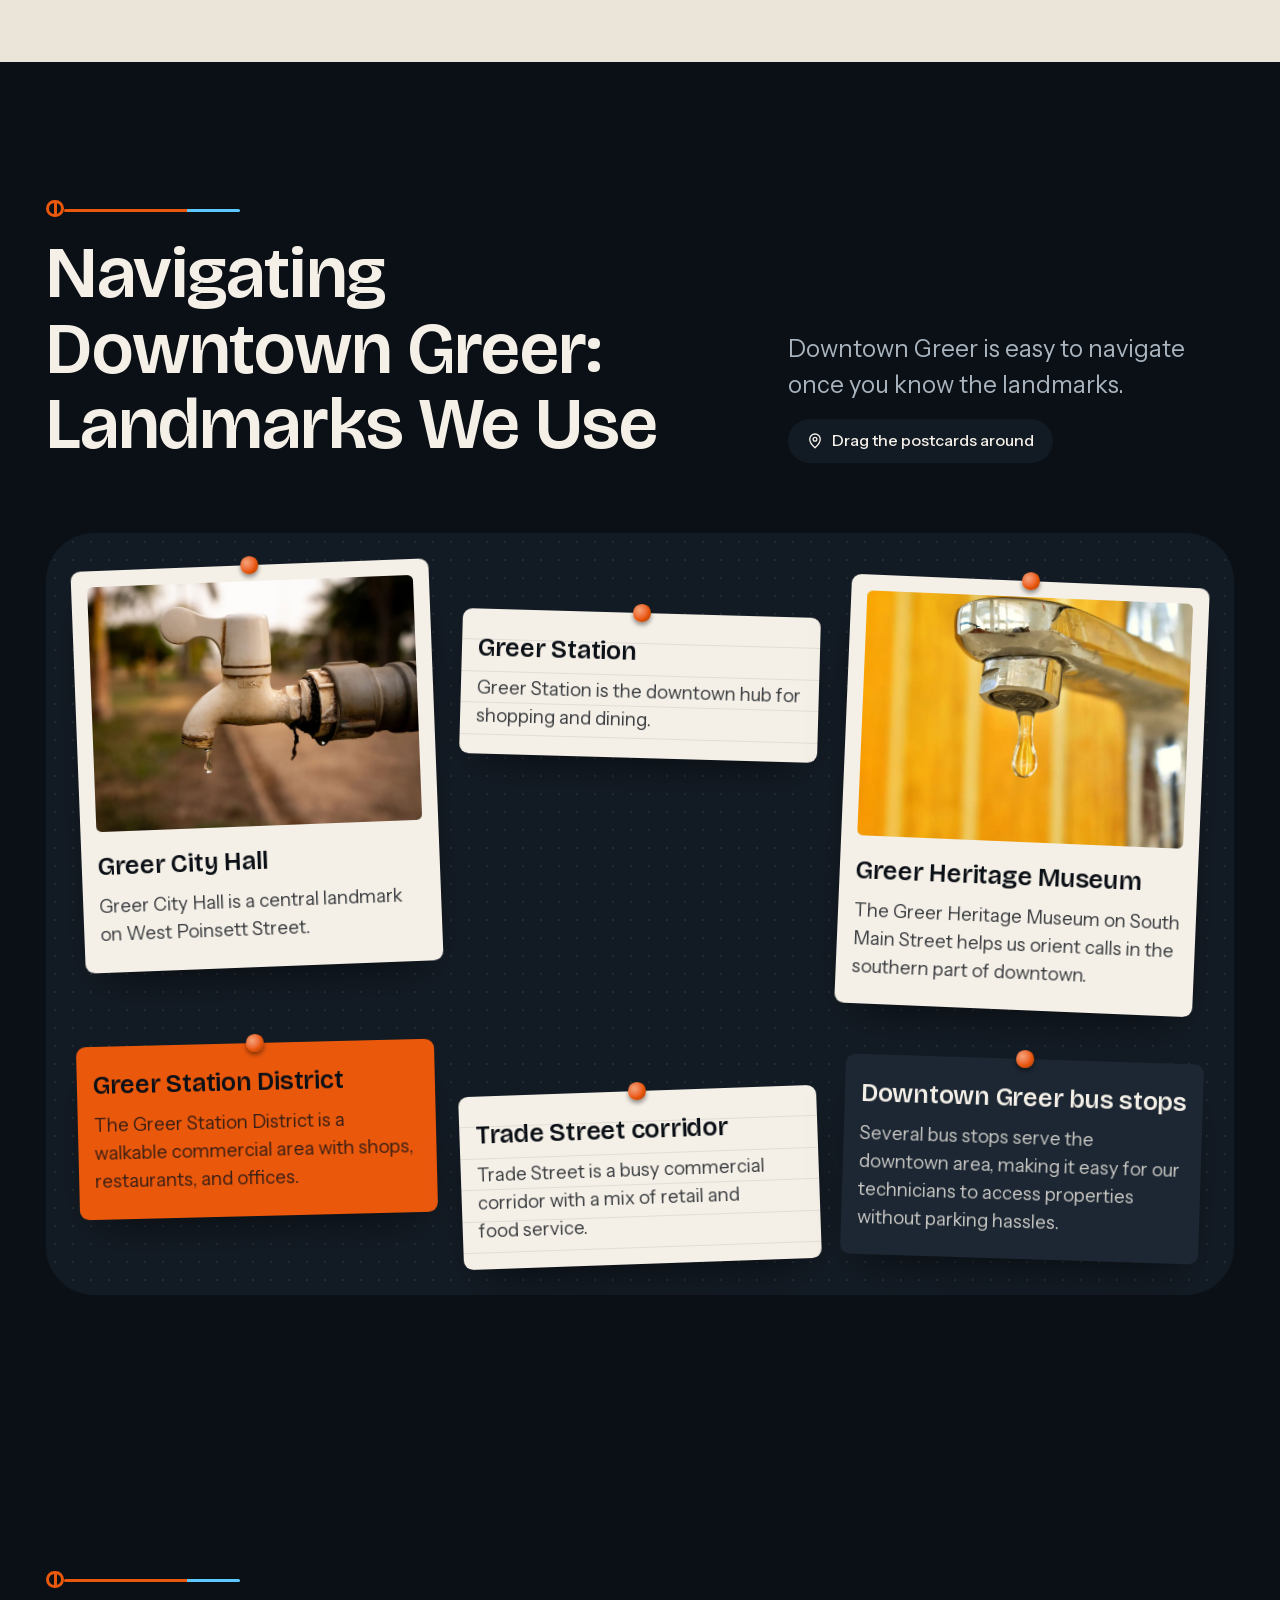
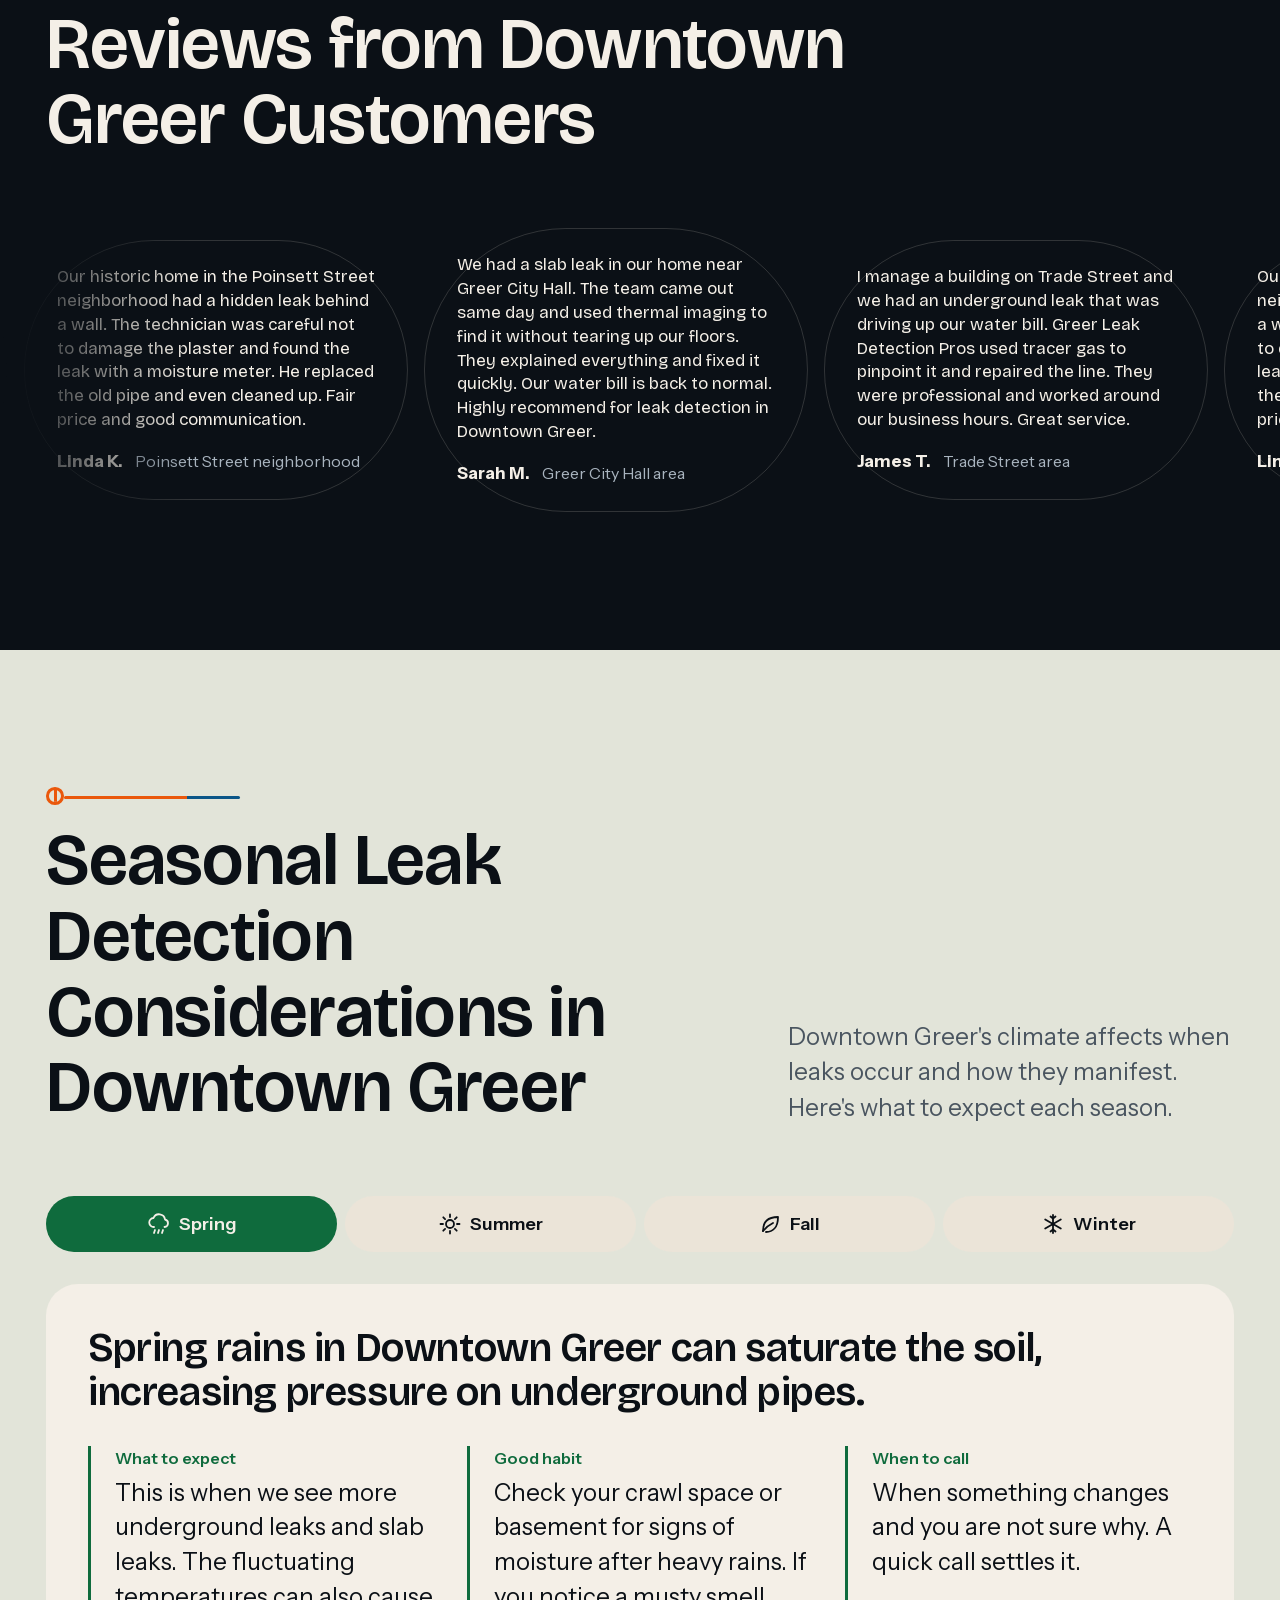
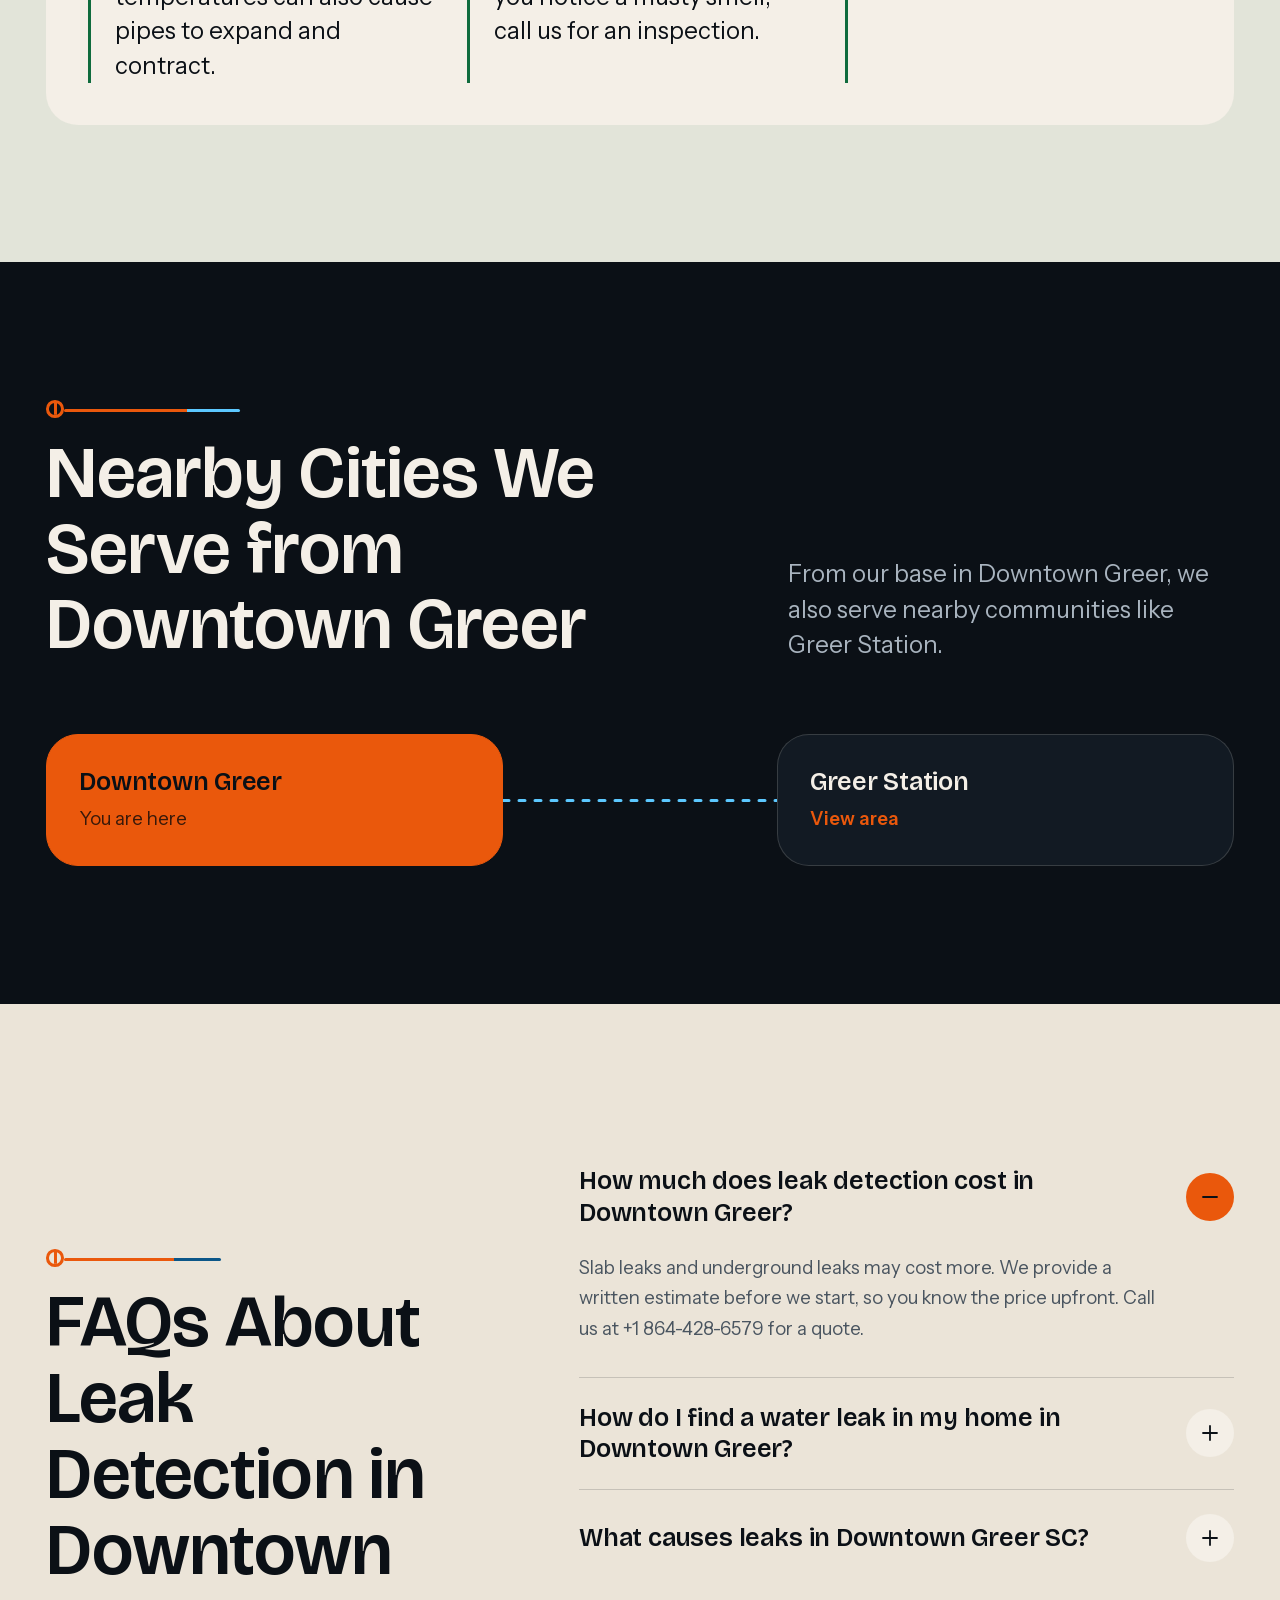
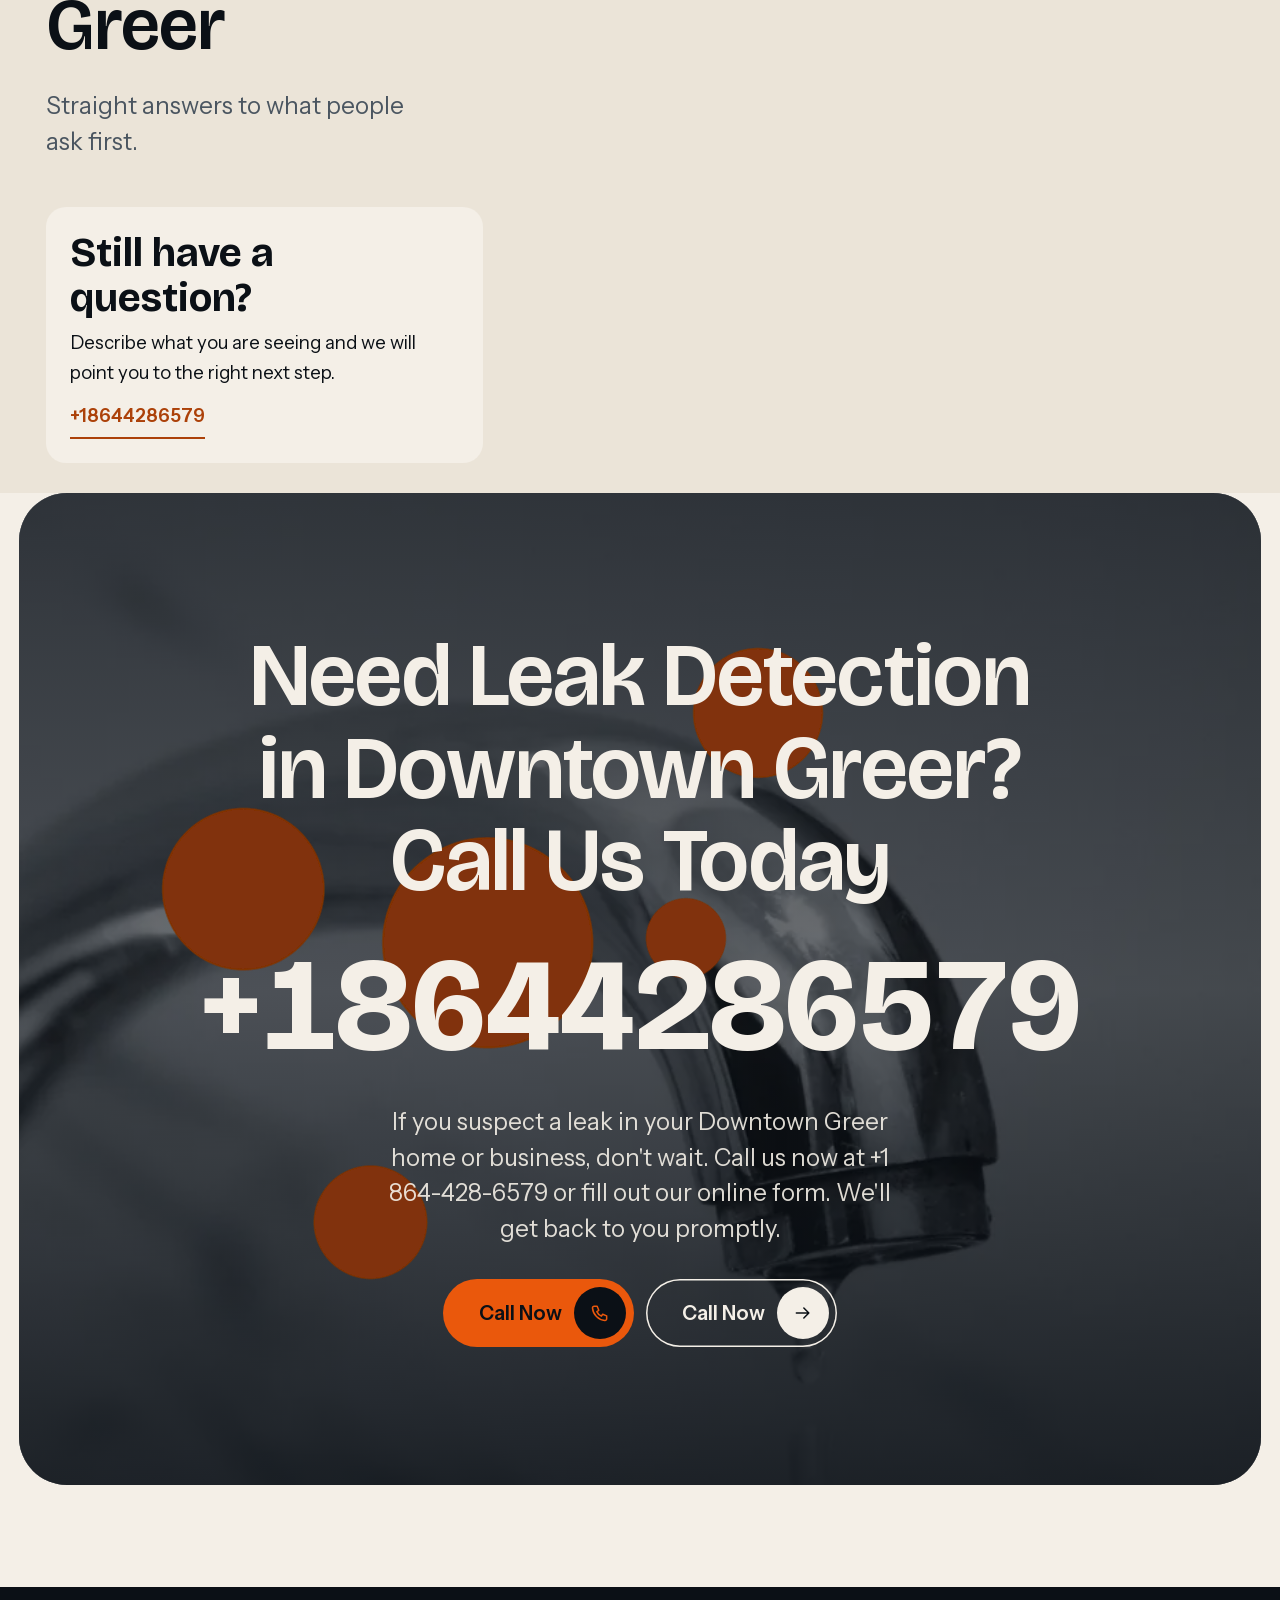
<file: my first project/leak-detection-downtown-greer.html>
<!doctype html>
<html lang="en">
  <head>
    <meta charset="UTF-8" />
    <meta name="viewport" content="width=device-width, initial-scale=1" />
    <meta name="theme-color" content="#0b1016" />
    <title>Leak detection in Downtown Greer | Slab Leak Detection</title>
    <meta name="description" content="leak detection in Downtown Greer finds hidden water leaks fast. Our water leak detection serves Downtown Greer homes and businesses." />
    <meta name="author" content="Greer Leak Detection Pros" />
    <meta name="robots" content="index, follow, max-image-preview:large, max-snippet:-1, max-video-preview:-1" />
    <link rel="canonical" href="https://greerleakdetection.com/leak-detection-downtown-greer.html" />
    <link rel="alternate" hreflang="en" href="https://greerleakdetection.com/leak-detection-downtown-greer.html" />
    <link rel="alternate" hreflang="x-default" href="https://greerleakdetection.com/leak-detection-downtown-greer.html" />
    
    <meta property="og:type" content="website" />
    <meta property="og:site_name" content="Greer Leak Detection Pros" />
    <meta property="og:locale" content="en_US" />
    <meta property="og:url" content="https://greerleakdetection.com/leak-detection-downtown-greer.html" />
    <meta property="og:title" content="Leak detection in Downtown Greer | Slab Leak Detection" />
    <meta property="og:description" content="leak detection in Downtown Greer finds hidden water leaks fast. Our water leak detection serves Downtown Greer homes and businesses." />
    <meta property="og:image" content="/assets/images/gen/index-61587df7.webp" />
    <meta property="og:image:alt" content="Leak detection in Downtown Greer | Slab Leak Detection" />
    <meta name="twitter:card" content="summary_large_image" />
    <meta name="twitter:title" content="Leak detection in Downtown Greer | Slab Leak Detection" />
    <meta name="twitter:description" content="leak detection in Downtown Greer finds hidden water leaks fast. Our water leak detection serves Downtown Greer homes and businesses." />
    <meta name="twitter:image" content="/assets/images/gen/index-61587df7.webp" />
    <meta name="twitter:image:alt" content="Leak detection in Downtown Greer | Slab Leak Detection" />
    <script type="application/ld+json">{"@context":"https://schema.org","@type":"WebSite","@id":"https://greerleakdetection.com/#website","url":"https://greerleakdetection.com/","name":"Greer Leak Detection Pros","inLanguage":"en","publisher":{"@id":"https://greerleakdetection.com/#localbusiness"}}</script>
    <script type="application/ld+json">{"@context":"https://schema.org","@type":"LocalBusiness","@id":"https://greerleakdetection.com/#localbusiness","name":"Greer Leak Detection Pros","url":"https://greerleakdetection.com/","telephone":"+18644286579","address":{"@type":"PostalAddress","streetAddress":"110 Laurel Rd, Greer, SC 29651, USA","addressLocality":"Greer","addressRegion":"South Carolina","postalCode":"29651","addressCountry":"US"}}</script>
    <script type="application/ld+json">{"@context":"https://schema.org","@type":"AdministrativeArea","@id":"https://greerleakdetection.com/leak-detection-downtown-greer.html#area","name":"Downtown Greer","url":"https://greerleakdetection.com/leak-detection-downtown-greer.html","hasOfferCatalog":{"@type":"OfferCatalog","name":"Services offered in Downtown Greer","itemListElement":[{"@type":"Offer","itemOffered":{"@type":"Service","name":"Water Leak Detection","provider":{"@id":"https://greerleakdetection.com/#localbusiness"},"areaServed":{"@type":"AdministrativeArea","name":"Downtown Greer"}},"url":"https://greerleakdetection.com/water-leak-detection.html"},{"@type":"Offer","itemOffered":{"@type":"Service","name":"Pool Leak Detection","provider":{"@id":"https://greerleakdetection.com/#localbusiness"},"areaServed":{"@type":"AdministrativeArea","name":"Downtown Greer"}},"url":"https://greerleakdetection.com/pool-leak-detection.html"},{"@type":"Offer","itemOffered":{"@type":"Service","name":"Slab Leak Detection","provider":{"@id":"https://greerleakdetection.com/#localbusiness"},"areaServed":{"@type":"AdministrativeArea","name":"Downtown Greer"}},"url":"https://greerleakdetection.com/slab-leak-detection.html"},{"@type":"Offer","itemOffered":{"@type":"Service","name":"Underground Leak Detection","provider":{"@id":"https://greerleakdetection.com/#localbusiness"},"areaServed":{"@type":"AdministrativeArea","name":"Downtown Greer"}},"url":"https://greerleakdetection.com/underground-leak-detection.html"},{"@type":"Offer","itemOffered":{"@type":"Service","name":"Plumbing Leak Detection","provider":{"@id":"https://greerleakdetection.com/#localbusiness"},"areaServed":{"@type":"AdministrativeArea","name":"Downtown Greer"}},"url":"https://greerleakdetection.com/plumbing-leak-detection.html"}]}}</script>
    <script type="application/ld+json">{"@context":"https://schema.org","@type":"FAQPage","mainEntity":[{"@type":"Question","name":"How much does leak detection cost in Downtown Greer?","acceptedAnswer":{"@type":"Answer","text":"Most leak detection jobs in Downtown Greer cost between $200 and $500, depending on the type of leak and accessibility. Slab leaks and underground leaks may cost more. We provide a written estimate before we start, so you know the price upfront. Call us at +1 864-428-6579 for a quote."}},{"@type":"Question","name":"How do I find a water leak in my home in Downtown Greer?","acceptedAnswer":{"@type":"Answer","text":"Start by checking your water meter. Turn off all fixtures and see if the meter still runs. If it does, you have a leak. Then look for signs like warm spots on the floor, mold, or a musty smell. For an accurate diagnosis, call us for water leak detection and repair near Downtown Greer SC. We use professional equipment to pinpoint the leak."}},{"@type":"Question","name":"What causes leaks in Downtown Greer SC?","acceptedAnswer":{"@type":"Answer","text":"Leaks in Downtown Greer SC are often caused by aging pipes, soil movement, root intrusion, and high water pressure. The historic buildings downtown have older plumbing that can corrode. The clay soil expands and contracts, stressing underground lines. We can inspect your system and identify the cause."}}]}</script>
    <script type="application/ld+json">{"@context":"https://schema.org","@type":"BreadcrumbList","itemListElement":[{"@type":"ListItem","position":1,"name":"Home","item":"https://greerleakdetection.com/"},{"@type":"ListItem","position":2,"name":"Service Areas","item":"https://greerleakdetection.com/locations"},{"@type":"ListItem","position":3,"name":"Downtown Greer","item":"https://greerleakdetection.com/leak-detection-downtown-greer.html"}]}</script>
    
    <link rel="preload" as="image" href="assets/images/gen/index-61587df7.webp" fetchpriority="high" />
    <link rel="icon" href="data:image/svg+xml,%3Csvg%20xmlns=%27http://www.w3.org/2000/svg%27%20viewBox=%270%200%2032%2032%27%3E%3Crect%20width=%2732%27%20height=%2732%27%20rx=%277%27%20fill=%27%23EA580C%27/%3E%3Ctext%20x=%2716%27%20y=%2723%27%20font-family=%27Arial,sans-serif%27%20font-size=%2719%27%20font-weight=%27700%27%20fill=%27%23ffffff%27%20text-anchor=%27middle%27%3EG%3C/text%3E%3C/svg%3E" />
    <link rel="apple-touch-icon" href="assets/images/apple-touch-icon.png" />
    <script>window.__RL_LEADS={siteId:"6ada32663430ed22e3f58fc7",apiBase:["https:","","ranklocal.cc"].join("/"),turnstileSiteKey:""};</script>
    <script>(function(){try{if(window.self===window.top){document.documentElement.classList.add("js");}}catch(e){}})();</script>
    <link rel="stylesheet" href="assets/global.css" />
  </head>
  <body class="fl-page page-location">
    <a class="skip-link" href="#main">Skip to main content</a>
    <div class="scroll-progress" aria-hidden="true"><span data-progress-bar></span></div>
  <header class="site-header" id="top" data-header>
    <div class="site-header__bar">
      <a class="site-header__brand" href="index.html"><span class="site-header__mark" aria-hidden="true"><span class="site-header__initial">G</span></span><span class="site-header__name">Greer Leak Detection Pros</span><span class="sr-only"> Home</span></a>
      <nav class="site-header__nav" aria-label="Primary navigation">
        <ul class="site-header__list">
          <li><a class="nav-link" href="about.html"><span class="nav-link__text" data-text="About">About</span></a></li>
          <!-- RL-AUTO:nav-services START -->
<li class="nav-drop" data-dropdown>
          <a class="nav-link" href="services.html"><span class="nav-link__text" data-text="Services">Services</span></a>
          <button class="nav-drop__toggle" type="button" aria-expanded="false" aria-controls="nav-services-panel"><span class="sr-only">Open Menu: Services</span><svg class="icon icon--sm" viewBox="0 0 24 24" aria-hidden="true" focusable="false"><path d="m6 9 6 6 6-6"/></svg></button>
          <div class="nav-drop__panel" id="nav-services-panel" hidden>
            <ul class="nav-drop__list"><li><a class="nav-drop__link" href="water-leak-detection.html">Water Leak Detection</a></li><li><a class="nav-drop__link" href="pool-leak-detection.html">Pool Leak Detection</a></li><li><a class="nav-drop__link" href="slab-leak-detection">Slab Leak Detection</a></li><li><a class="nav-drop__link" href="underground-leak-detection.html">Underground Leak Detection</a></li><li><a class="nav-drop__link" href="plumbing-leak-detection.html">Plumbing Leak Detection</a></li></ul>
            <a class="nav-drop__all" href="services.html">View all services <svg class="icon icon--sm" viewBox="0 0 24 24" aria-hidden="true" focusable="false"><path d="M4 12h15M13 6l6 6-6 6"/></svg></a>
          </div>
        </li>
<!-- RL-AUTO:nav-services END -->
          <!-- RL-AUTO:nav-locations START -->
<li class="nav-drop" data-dropdown>
          <a class="nav-link nav-link--current" href="locations.html" aria-current="page"><span class="nav-link__text" data-text="Service Areas">Service Areas</span></a>
          <button class="nav-drop__toggle" type="button" aria-expanded="false" aria-controls="nav-locations-panel"><span class="sr-only">Open Menu: Service Areas</span><svg class="icon icon--sm" viewBox="0 0 24 24" aria-hidden="true" focusable="false"><path d="m6 9 6 6 6-6"/></svg></button>
          <div class="nav-drop__panel" id="nav-locations-panel" hidden>
            <ul class="nav-drop__list"><li><a class="nav-drop__link" href="leak-detection-downtown-greer.html">Downtown Greer</a></li><li><a class="nav-drop__link" href="leak-detection-greer-station.html">Greer Station</a></li></ul>
            <a class="nav-drop__all" href="locations.html">View all service areas <svg class="icon icon--sm" viewBox="0 0 24 24" aria-hidden="true" focusable="false"><path d="M4 12h15M13 6l6 6-6 6"/></svg></a>
          </div>
        </li>
<!-- RL-AUTO:nav-locations END -->
          
          <li><a class="nav-link" href="contact.html"><span class="nav-link__text" data-text="Contact">Contact</span></a></li>
        </ul>
      </nav>
      <div class="site-header__tools">
        <div class="gauge-mini" data-gauge aria-hidden="true"><svg viewBox="0 0 48 48"><path class="gauge-mini__track" d="M9.5 38.5A21 21 0 1 1 38.5 38.5"/><path class="gauge-mini__fill" data-gauge-fill d="M9.5 38.5A21 21 0 1 1 38.5 38.5"/><line class="gauge-mini__needle" data-gauge-needle x1="24" y1="24" x2="24" y2="10"/><circle class="gauge-mini__hub" cx="24" cy="24" r="3"/></svg></div>
        <a class="btn btn--accent btn--sm site-header__call" href="tel:+18644286579" aria-label="Call +18644286579" data-fill><span class="btn__label">+18644286579</span><span class="btn__icon"><svg class="icon" viewBox="0 0 24 24" aria-hidden="true" focusable="false"><path d="M5 4h3.6l1.9 4.8-2.3 1.5a11 11 0 0 0 5.5 5.5l1.5-2.3L20 15.4V19a2 2 0 0 1-2.1 2A16.5 16.5 0 0 1 3 6.1 2 2 0 0 1 5 4Z"/></svg><svg class="icon" viewBox="0 0 24 24" aria-hidden="true" focusable="false"><path d="M5 4h3.6l1.9 4.8-2.3 1.5a11 11 0 0 0 5.5 5.5l1.5-2.3L20 15.4V19a2 2 0 0 1-2.1 2A16.5 16.5 0 0 1 3 6.1 2 2 0 0 1 5 4Z"/></svg></span><span class="sr-only"> Call</span></a>
        <button class="site-header__toggle" type="button" aria-expanded="false" aria-controls="site-menu" data-menu-toggle><span class="sr-only">Menu</span><span></span><span></span></button>
      </div>
    </div>
  </header>
  <div class="menu" id="site-menu" data-menu hidden>
    <div class="menu__panel theme-ink" role="dialog" aria-modal="true" aria-label="Primary navigation">
      <div class="menu__top">
        <span class="site-header__name">Greer Leak Detection Pros</span>
        <button class="menu__close" type="button" data-menu-close aria-label="Close"><svg class="icon" viewBox="0 0 24 24" aria-hidden="true" focusable="false"><path d="m6 6 12 12M18 6 6 18"/></svg></button>
      </div>
      <nav aria-label="Primary navigation">
        <ul class="menu__list"><li><a class="menu__link" href="index.html" data-menu-link><span>Home</span><svg class="icon icon--lg" viewBox="0 0 24 24" aria-hidden="true" focusable="false"><path d="M4 12h15M13 6l6 6-6 6"/></svg></a></li><li><a class="menu__link" href="about.html" data-menu-link><span>About</span><svg class="icon icon--lg" viewBox="0 0 24 24" aria-hidden="true" focusable="false"><path d="M4 12h15M13 6l6 6-6 6"/></svg></a></li><li><a class="menu__link" href="services.html" data-menu-link><span>Services</span><svg class="icon icon--lg" viewBox="0 0 24 24" aria-hidden="true" focusable="false"><path d="M4 12h15M13 6l6 6-6 6"/></svg></a></li><li><a class="menu__link menu__link--current" href="locations.html" data-menu-link aria-current="page"><span>Service Areas</span><svg class="icon icon--lg" viewBox="0 0 24 24" aria-hidden="true" focusable="false"><path d="M4 12h15M13 6l6 6-6 6"/></svg></a></li><li><a class="menu__link" href="contact.html" data-menu-link><span>Contact</span><svg class="icon icon--lg" viewBox="0 0 24 24" aria-hidden="true" focusable="false"><path d="M4 12h15M13 6l6 6-6 6"/></svg></a></li></ul>
      </nav>
      <div class="menu__foot">
        <a class="menu__call" href="tel:+18644286579"><span>Call</span><strong>+18644286579</strong></a>
        <p>110 Laurel Rd, Greer, SC 29651, USA, Greer, South Carolina</p>
      </div>
    </div>
  </div>
    <main id="main"><section class="loc-hero section--ink" aria-labelledby="loc-title" data-hero>
    <div class="loc-hero__bg" aria-hidden="true"><img class="loc-hero__img" src="assets/images/gen/index-61587df7.webp" alt="" width="1600" height="961" sizes="100vw" fetchpriority="high" decoding="async" aria-hidden="true" /><div class="loc-hero__shade"></div></div>
    <div class="container loc-hero__grid">
      <div class="loc-hero__copy">
        <nav class="crumbs" aria-label="Breadcrumb"><a href="index.html">Home</a><span class="crumbs__sep" aria-hidden="true">/</span><a href="locations.html">Service Areas</a><span class="crumbs__sep" aria-hidden="true">/</span><span aria-current="page">Downtown Greer</span></nav>
        <h1 class="loc-hero__title" id="loc-title">Leak detection in Downtown Greer for Historic Homes and Businesses</h1>
        <p class="loc-hero__lead">When you need leak detection in Downtown Greer, our team knows exactly where to look.</p>
        <div class="loc-hero__actions"><a class="btn btn--accent btn--lg" href="tel:+18644286579" data-fill><span class="btn__label">Call +18644286579</span><span class="btn__icon"><svg class="icon" viewBox="0 0 24 24" aria-hidden="true" focusable="false"><path d="M5 4h3.6l1.9 4.8-2.3 1.5a11 11 0 0 0 5.5 5.5l1.5-2.3L20 15.4V19a2 2 0 0 1-2.1 2A16.5 16.5 0 0 1 3 6.1 2 2 0 0 1 5 4Z"/></svg><svg class="icon" viewBox="0 0 24 24" aria-hidden="true" focusable="false"><path d="M5 4h3.6l1.9 4.8-2.3 1.5a11 11 0 0 0 5.5 5.5l1.5-2.3L20 15.4V19a2 2 0 0 1-2.1 2A16.5 16.5 0 0 1 3 6.1 2 2 0 0 1 5 4Z"/></svg></span></a><a class="btn btn--ghost btn--lg" href="#contact" data-fill><span class="btn__label">Book Online</span><span class="btn__icon"><svg class="icon" viewBox="0 0 24 24" aria-hidden="true" focusable="false"><path d="M4 12h15M13 6l6 6-6 6"/></svg><svg class="icon" viewBox="0 0 24 24" aria-hidden="true" focusable="false"><path d="M4 12h15M13 6l6 6-6 6"/></svg></span></a></div>
        <p class="loc-hero__address"><svg class="icon icon--sm" viewBox="0 0 24 24" aria-hidden="true" focusable="false"><path d="M12 21s7-6 7-11.300A7 7 0 0 0 5 9.700C5 15 12 21 12 21Z"/><circle cx="12" cy="9.7" r="2.5"/></svg>110 Laurel Rd, Greer, SC 29651, USA, Greer, South Carolina</p>
      </div>
      <figure class="radar">
          <div class="radar__panel" aria-hidden="true" data-radar-panel>
            <span class="radar__ring radar__ring--1"></span><span class="radar__ring radar__ring--2"></span><span class="radar__ring radar__ring--3"></span><span class="radar__fan"></span>
            <svg class="radar__routes" viewBox="0 0 100 100" preserveAspectRatio="none" focusable="false"><path class="radar__route" data-radar-route d="M50 74C49.2 61.4 46 57.2 46 46" /><path class="radar__route" data-radar-route d="M50 74C54.4 57.8 72 52.4 72 38" /><path class="radar__route" data-radar-route d="M50 74C45.4 50.599999999999994 27 42.8 27 22" /><path class="radar__route" data-radar-route d="M50 74C52.4 67.7 62 65.6 62 60" /><circle class="radar__truck" data-radar-truck r="1.5" cx="50" cy="74" /><circle class="radar__truck" data-radar-truck r="1.5" cx="50" cy="74" /><circle class="radar__truck" data-radar-truck r="1.5" cx="50" cy="74" /></svg>
            <span class="radar__hub"><span class="radar__hub-dot"></span><span class="radar__hub-label">Greer Leak Detection Pros</span></span>
            <ul class="radar__pins"><li class="radar__pin radar__pin--right" style="--x: 46; --y: 46" data-x="46" data-y="46"><span class="radar__label">Greer Station District</span></li><li class="radar__pin radar__pin--right" style="--x: 72; --y: 38" data-x="72" data-y="38"><span class="radar__label">Trade Street area</span></li><li class="radar__pin radar__pin--left" style="--x: 27; --y: 22" data-x="27" data-y="22"><span class="radar__label">Victoria Street corridor</span></li><li class="radar__pin radar__pin--right" style="--x: 62; --y: 60" data-x="62" data-y="60"><span class="radar__label">Poinsett Street neighborhood</span></li></ul>
          </div>
          <figcaption class="radar__note">Schematic of the area around Downtown Greer. Not to scale.</figcaption>
        </figure>
    </div>
  </section>
  <section class="board" aria-label="Downtown Greer at a glance">
    <div class="container"><dl class="board__list board__list--n4" data-board data-flap><div class="board__row"><dt>Service area</dt><dd>Downtown Greer</dd></div><div class="board__row"><dt>Team based in</dt><dd>Greer</dd></div><div class="board__row"><dt>Services here</dt><dd>5</dd></div><div class="board__row"><dt>Phone</dt><dd><a href="tel:+18644286579">+18644286579</a></dd></div></dl></div>
  </section>
  <section class="section hubabout" id="about" aria-labelledby="hubabout-title">
    <div class="container hubabout__grid">
      <figure class="media hubabout__photo" data-develop><img class="media__img" src="assets/images/gen/index-130a50c9.webp" alt="Downtown Greer" width="1200" height="1440" sizes="(min-width: 64rem) 44vw, 90vw" loading="lazy" decoding="async" /><figcaption class="hubabout__tag"><span class="hubabout__tag-dot" aria-hidden="true"></span>Serving Downtown Greer</figcaption></figure>
      <div class="hubabout__copy flow-head">
        <h2 class="hubabout__title" id="hubabout-title" data-level>leak detection in Downtown Greer: Local Knowledge Matters</h2>
        <p class="hubabout__statement" data-level="scroll">Downtown Greer's mix of historic buildings and aging infrastructure means leaks often hide behind walls or under slabs. We use acoustic listening and thermal imaging to find them without tearing the place apart.</p>
        <p class="hubabout__text" data-flow>Downtown Greer has a mix of old and new that creates unique leak detection challenges. The historic downtown buildings often have original galvanized steel or copper lines that are prone to corrosion. Meanwhile, the city's aging water infrastructure means main breaks are common, and that pressure changes can stress your private lines.</p>
        <h3 class="hubabout__sub">Neighborhoods we cover</h3><ul class="hoods" data-flap><li class="hoods__item">Greer Station District</li><li class="hoods__item">Trade Street area</li><li class="hoods__item">Victoria Street corridor</li><li class="hoods__item">Poinsett Street neighborhood</li></ul>
        <div class="hubabout__card theme-ink" data-flow><div><p class="hubabout__card-label">Address</p><p class="hubabout__card-text">110 Laurel Rd, Greer, SC 29651, USA</p></div><a class="btn btn--ghost btn--sm" href="https://maps.google.com/?q=110%20Laurel%20Rd%2C%20Greer%2C%20SC%2029651%2C%20USA%2C%20Greer%2C%20South%20Carolina" data-fill target="_blank" rel="noopener"><span class="btn__label">Open in Maps</span><span class="btn__icon"><svg class="icon" viewBox="0 0 24 24" aria-hidden="true" focusable="false"><path d="M7 17 17 7M8 7h9v9"/></svg><svg class="icon" viewBox="0 0 24 24" aria-hidden="true" focusable="false"><path d="M7 17 17 7M8 7h9v9"/></svg></span></a></div>
      </div>
    </div>
  </section>
  <section class="section section--paper-2 offer" id="services" aria-labelledby="offer-title">
    <div class="container">
      <div class="section-head section-head--split"><h2 class="section-head__title" id="offer-title" data-level>Our Leak Detection Services in Downtown Greer</h2><p class="section-head__lead" data-flow>We offer a full range of leak detection services in Downtown Greer, South Carolina.</p></div>
      <ul class="offer__grid" data-ripple><li class="offer__item"><a class="offer__card" href="water-leak-detection.html"><span class="offer__media"><img class="media__img" src="assets/images/gen/index-9816ed9d.webp" alt="" width="600" height="600" sizes="(min-width: 64rem) 16vw, 36vw" loading="lazy" decoding="async" aria-hidden="true" /></span><span class="offer__body"><h3 class="offer__name">Water Leak Detection</h3><span class="offer__text">In Downtown Greer, water leaks often hide in walls or under floors of older buildings.</span><span class="offer__go">See the service<svg class="icon" viewBox="0 0 24 24" aria-hidden="true" focusable="false"><path d="M7 17 17 7M8 7h9v9"/></svg></span></span></a></li><li class="offer__item"><a class="offer__card" href="pool-leak-detection.html"><span class="offer__media"><img class="media__img" src="assets/images/gen/index-8a81c99a.webp" alt="" width="600" height="600" sizes="(min-width: 64rem) 16vw, 36vw" loading="lazy" decoding="async" aria-hidden="true" /></span><span class="offer__body"><h3 class="offer__name">Pool Leak Detection</h3><span class="offer__text">Downtown Greer has several properties with pools, especially in the Poinsett Street neighborhood. Pool leaks can waste thousands of gallons and damage surrounding landscaping.</span><span class="offer__go">See the service<svg class="icon" viewBox="0 0 24 24" aria-hidden="true" focusable="false"><path d="M7 17 17 7M8 7h9v9"/></svg></span></span></a></li><li class="offer__item"><a class="offer__card" href="slab-leak-detection.html"><span class="offer__media"><img class="media__img" src="assets/images/gen/index-130a50c9.webp" alt="" width="600" height="600" sizes="(min-width: 64rem) 16vw, 36vw" loading="lazy" decoding="async" aria-hidden="true" /></span><span class="offer__body"><h3 class="offer__name">Slab Leak Detection</h3><span class="offer__text">Many Downtown Greer homes sit on slab foundations, and the clay soil here can shift with moisture changes, stressing pipes.</span><span class="offer__go">See the service<svg class="icon" viewBox="0 0 24 24" aria-hidden="true" focusable="false"><path d="M7 17 17 7M8 7h9v9"/></svg></span></span></a></li><li class="offer__item"><a class="offer__card" href="underground-leak-detection.html"><span class="offer__media"><img class="media__img" src="assets/images/gen/index-908988ed.webp" alt="" width="600" height="600" sizes="(min-width: 64rem) 16vw, 36vw" loading="lazy" decoding="async" aria-hidden="true" /></span><span class="offer__body"><h3 class="offer__name">Underground Leak Detection</h3><span class="offer__text">Underground leaks are common in Downtown Greer due to aging water mains and root intrusion.</span><span class="offer__go">See the service<svg class="icon" viewBox="0 0 24 24" aria-hidden="true" focusable="false"><path d="M7 17 17 7M8 7h9v9"/></svg></span></span></a></li><li class="offer__item"><a class="offer__card" href="plumbing-leak-detection.html"><span class="offer__media"><img class="media__img" src="assets/images/gen/index-61587df7.webp" alt="" width="600" height="600" sizes="(min-width: 64rem) 16vw, 36vw" loading="lazy" decoding="async" aria-hidden="true" /></span><span class="offer__body"><h3 class="offer__name">Plumbing Leak Detection</h3><span class="offer__text">Plumbing leaks in Downtown Greer's older buildings can be tricky to find.</span><span class="offer__go">See the service<svg class="icon" viewBox="0 0 24 24" aria-hidden="true" focusable="false"><path d="M7 17 17 7M8 7h9v9"/></svg></span></span></a></li></ul>
    </div>
  </section>
  <section class="section section--ink cityblocks" id="in-the-city" aria-labelledby="cityblocks-title">
    <div class="container">
      <div class="section-head section-head--split"><h2 class="section-head__title" id="cityblocks-title" data-level>How Each Service Goes in Downtown Greer</h2><p class="section-head__lead" data-flow>The same jobs go differently from one place to the next. Here is what we plan for.</p></div>
      <ul class="cityblocks__stack"><li class="cityblock"><article class="cityblock__card" data-flow><span class="cityblock__icon" aria-hidden="true"><svg class="icon icon--lg" viewBox="0 0 24 24" aria-hidden="true" focusable="false"><path d="M4 8V5a1 1 0 0 1 1-1h3M16 4h3a1 1 0 0 1 1 1v3M20 16v3a1 1 0 0 1-1 1h-3M8 20H5a1 1 0 0 1-1-1v-3"/><path d="M4 12h16"/></svg></span><h3 class="cityblock__title">Water Leak Detection in Downtown Greer</h3><p class="cityblock__text">We start by checking your water meter and listening for running water. Then we use acoustic microphones and thermal cameras to trace the leak. We pinpoint the source and explain the repair plan.</p><ul class="cityblock__list"><li>Check water meter</li><li>Acoustic listening</li><li>Thermal imaging</li></ul></article></li><li class="cityblock"><article class="cityblock__card" data-flow><span class="cityblock__icon" aria-hidden="true"><svg class="icon icon--lg" viewBox="0 0 24 24" aria-hidden="true" focusable="false"><path d="M4 8h3l1.5-2h7L17 8h3v11H4V8Z"/><circle cx="12" cy="13" r="3.5"/></svg></span><h3 class="cityblock__title">Slab Leak Detection in Downtown Greer</h3><p class="cityblock__text">We scan your slab with thermal imaging to find warm spots. Then we use electronic leak detection to confirm the leak. We locate it without breaking up the entire floor.</p><ul class="cityblock__list"><li>Thermal scan</li><li>Electronic detection</li><li>Minimal demolition</li></ul></article></li><li class="cityblock"><article class="cityblock__card" data-flow><span class="cityblock__icon" aria-hidden="true"><svg class="icon icon--lg" viewBox="0 0 24 24" aria-hidden="true" focusable="false"><path d="M12 3c.800 3.2 4.5 5 4.5 9.500a4.5 4.5 0 0 1-9 0c0-2 .900-3.3 1.8-4.3.4 1 1 1.7 1.9 2C11 8 10.7 5.5 12 3Z"/></svg></span><h3 class="cityblock__title">Underground Leak Detection in Downtown Greer</h3><p class="cityblock__text">We use tracer gas and acoustic microphones to find leaks in underground lines. We trace the line and mark the leak point. Then we plan a targeted repair.</p><ul class="cityblock__list"><li>Tracer gas</li><li>Acoustic microphones</li><li>Targeted repair</li></ul></article></li><li class="cityblock"><article class="cityblock__card" data-flow><span class="cityblock__icon" aria-hidden="true"><svg class="icon icon--lg" viewBox="0 0 24 24" aria-hidden="true" focusable="false"><path d="M3 8h9a4 4 0 0 1 4 4v9"/><path d="M3 5v6M13 21h6"/></svg></span><h3 class="cityblock__title">Plumbing Leak Detection in Downtown Greer</h3><p class="cityblock__text">We inspect your supply lines and drains with pipe cameras and pressure gauges. We find leaks in copper, PEX, or PVC. We fix the leak and test the line.</p><ul class="cityblock__list"><li>Pipe inspection</li><li>Pressure testing</li><li>Leak repair</li></ul></article></li></ul>
    </div>
  </section>
  <section class="section section--paper split" id="homes-and-business" aria-labelledby="split-title">
    <div class="container">
      <div class="section-head"><h2 class="section-head__title" id="split-title" data-level>Homes and businesses in Downtown Greer.</h2></div>
      <div class="split__row"><article class="split__panel" data-flow>
          <div class="split__bg" aria-hidden="true"><img class="media__img" src="assets/images/gen/on-site-inspection-6574ca17.webp" alt="" width="1200" height="1400" sizes="(min-width: 64rem) 46vw, 90vw" loading="lazy" decoding="async" aria-hidden="true" /></div>
          <div class="split__content theme-ink"><span class="split__icon" aria-hidden="true"><svg class="icon icon--lg" viewBox="0 0 24 24" aria-hidden="true" focusable="false"><path d="m4 11 8-7 8 7"/><path d="M6 9.500V20h12V9.500M10 20v-5h4v5"/></svg></span><h3 class="split__title">Homes in Downtown Greer</h3><ul class="split__list"><li>Slab leak under historic home</li><li>Pinhole leak in copper pipe</li><li>Underground line leak from roots</li><li>Pool leak in backyard</li></ul><a class="btn btn--accent" href="#contact" data-fill><span class="btn__label">Request service at home</span><span class="btn__icon"><svg class="icon" viewBox="0 0 24 24" aria-hidden="true" focusable="false"><path d="M4 12h15M13 6l6 6-6 6"/></svg><svg class="icon" viewBox="0 0 24 24" aria-hidden="true" focusable="false"><path d="M4 12h15M13 6l6 6-6 6"/></svg></span></a></div>
        </article><article class="split__panel" data-flow>
          <div class="split__bg" aria-hidden="true"><img class="media__img" src="assets/images/gen/pinpoint-and-explain-3fd55a76.webp" alt="" width="1200" height="1400" sizes="(min-width: 64rem) 46vw, 90vw" loading="lazy" decoding="async" aria-hidden="true" /></div>
          <div class="split__content theme-ink"><span class="split__icon" aria-hidden="true"><svg class="icon icon--lg" viewBox="0 0 24 24" aria-hidden="true" focusable="false"><path d="M5 21V4h9v17M14 9h5v12M3 21h18"/><path d="M8 8h3M8 12h3M8 16h3"/></svg></span><h3 class="split__title">Businesses in Downtown Greer</h3><ul class="split__list"><li>Restaurant slab leak repair</li><li>Retail store water line leak</li><li>Office building underground leak</li><li>Hotel plumbing leak detection</li></ul><a class="btn btn--accent" href="#contact" data-fill><span class="btn__label">Ask about commercial work</span><span class="btn__icon"><svg class="icon" viewBox="0 0 24 24" aria-hidden="true" focusable="false"><path d="M4 12h15M13 6l6 6-6 6"/></svg><svg class="icon" viewBox="0 0 24 24" aria-hidden="true" focusable="false"><path d="M4 12h15M13 6l6 6-6 6"/></svg></span></a></div>
        </article></div>
    </div>
  </section>
  <section class="section section--ink prob" id="problems" aria-labelledby="prob-title">
    <div class="container">
      <div class="section-head"><h2 class="section-head__title" id="prob-title" data-level>Common Leak Detection Problems in Downtown Greer</h2><p class="section-head__lead" data-flow>Downtown Greer's aging infrastructure and historic buildings create specific leak detection challenges. From slab leaks to root intrusion, here are the most common problems we see.</p></div>
      <ul class="prob__list" data-ripple><li class="prob__row"><h3 class="prob__title">Slab leaks in older homes</h3><p class="prob__text">Many Downtown Greer homes were built on slab foundations decades ago.</p><span class="prob__icon" aria-hidden="true"><svg class="icon icon--lg" viewBox="0 0 24 24" aria-hidden="true" focusable="false"><path d="M4 8V5a1 1 0 0 1 1-1h3M16 4h3a1 1 0 0 1 1 1v3M20 16v3a1 1 0 0 1-1 1h-3M8 20H5a1 1 0 0 1-1-1v-3"/><path d="M4 12h16"/></svg></span></li><li class="prob__row"><h3 class="prob__title">Underground pipe leaks from root intrusion</h3><p class="prob__text">Downtown Greer has many mature trees, and their roots can invade underground water lines.</p><span class="prob__icon" aria-hidden="true"><svg class="icon icon--lg" viewBox="0 0 24 24" aria-hidden="true" focusable="false"><path d="M4 8h3l1.5-2h7L17 8h3v11H4V8Z"/><circle cx="12" cy="13" r="3.5"/></svg></span></li><li class="prob__row"><h3 class="prob__title">High water bills from hidden leaks</h3><p class="prob__text">Hidden leaks in walls or underground can waste thousands of gallons per month.</p><span class="prob__icon" aria-hidden="true"><svg class="icon icon--lg" viewBox="0 0 24 24" aria-hidden="true" focusable="false"><path d="M10 14.500V5a2 2 0 0 1 4 0v9.500a4 4 0 1 1-4 0Z"/><path d="M12 9v7"/></svg></span></li><li class="prob__row"><h3 class="prob__title">Mold from hidden leaks</h3><p class="prob__text">Downtown Greer's humid climate means any hidden leak can quickly lead to mold growth.</p><span class="prob__icon" aria-hidden="true"><svg class="icon icon--lg" viewBox="0 0 24 24" aria-hidden="true" focusable="false"><path d="M12 3s6.5 6.4 6.5 11A6.5 6.5 0 0 1 5.5 14C5.5 9.4 12 3 12 3Z"/></svg></span></li></ul>
    </div>
  </section>
  <section class="section signs" id="signs" aria-labelledby="signs-title">
    <div class="container signs__grid" data-signs data-verdict-one="One sign is worth a look. Book a visit so a small problem stays small." data-verdict-some="Several signs together usually point to something bigger. Call soon." data-verdict-many="That many signs is worth a call today.">
      <div class="signs__intro flow-head">
        <h2 class="signs__title" id="signs-title" data-level>Signs You Need Leak Detection in Downtown Greer</h2>
        <p class="signs__lead" data-flow>If you notice any of these signs, you likely have a hidden leak.</p>
      </div>
      <fieldset class="signs__fields" data-flow><legend class="sr-only">Signs You Need Leak Detection in Downtown Greer</legend><label class="sign"><input class="sign__input" type="checkbox" name="sign" value="1" data-sign /><span class="sign__box" aria-hidden="true"><svg class="icon" viewBox="0 0 24 24" aria-hidden="true" focusable="false"><path d="m5 12.5 4.5 4.500L19 7.5"/></svg></span><span class="sign__label">Unexplained spike in water bill</span></label><label class="sign"><input class="sign__input" type="checkbox" name="sign" value="2" data-sign /><span class="sign__box" aria-hidden="true"><svg class="icon" viewBox="0 0 24 24" aria-hidden="true" focusable="false"><path d="m5 12.5 4.5 4.500L19 7.5"/></svg></span><span class="sign__label">Sound of running water when fixtures are off</span></label><label class="sign"><input class="sign__input" type="checkbox" name="sign" value="3" data-sign /><span class="sign__box" aria-hidden="true"><svg class="icon" viewBox="0 0 24 24" aria-hidden="true" focusable="false"><path d="m5 12.5 4.5 4.500L19 7.5"/></svg></span><span class="sign__label">Warm spots on the floor</span></label><label class="sign"><input class="sign__input" type="checkbox" name="sign" value="4" data-sign /><span class="sign__box" aria-hidden="true"><svg class="icon" viewBox="0 0 24 24" aria-hidden="true" focusable="false"><path d="m5 12.5 4.5 4.500L19 7.5"/></svg></span><span class="sign__label">Mold or mildew on walls or floors</span></label><label class="sign"><input class="sign__input" type="checkbox" name="sign" value="5" data-sign /><span class="sign__box" aria-hidden="true"><svg class="icon" viewBox="0 0 24 24" aria-hidden="true" focusable="false"><path d="m5 12.5 4.5 4.500L19 7.5"/></svg></span><span class="sign__label">Cracks in the foundation or walls</span></label></fieldset>
      <aside class="signs__result theme-ink" data-signs-result data-tank="0" data-flow>
        <div class="signs__tank" aria-hidden="true"><span class="signs__water" data-signs-water></span></div>
        <div class="signs__verdict">
          <p class="signs__count"><span data-signs-count data-template="{n} of {total} ticked">0 of 5 ticked</span></p>
          <p class="signs__message" role="status" aria-live="polite" data-signs-message>If any of these sound familiar, a quick call will tell you what to do next.</p>
          <a class="btn btn--accent" href="tel:+18644286579" data-fill><span class="btn__label">Call +18644286579</span><span class="btn__icon"><svg class="icon" viewBox="0 0 24 24" aria-hidden="true" focusable="false"><path d="M5 4h3.6l1.9 4.8-2.3 1.5a11 11 0 0 0 5.5 5.5l1.5-2.3L20 15.4V19a2 2 0 0 1-2.1 2A16.5 16.5 0 0 1 3 6.1 2 2 0 0 1 5 4Z"/></svg><svg class="icon" viewBox="0 0 24 24" aria-hidden="true" focusable="false"><path d="M5 4h3.6l1.9 4.8-2.3 1.5a11 11 0 0 0 5.5 5.5l1.5-2.3L20 15.4V19a2 2 0 0 1-2.1 2A16.5 16.5 0 0 1 3 6.1 2 2 0 0 1 5 4Z"/></svg></span></a>
        </div>
      </aside>
    </div>
  </section>
  <section class="section section--paper-2 receipt-section" id="pricing" aria-labelledby="price-title">
    <div class="container receipt-section__grid">
      <div class="receipt-section__copy flow-head">
        <h2 class="receipt-section__title" id="price-title" data-level>Pricing and Expectations for Leak Detection in Downtown Greer</h2>
        <p class="receipt-section__lead" data-flow>Leak detection pricing in Downtown Greer varies depending on the type of leak and the complexity of the property. Slab leaks and underground leaks may cost more due to the equipment and time required.</p>
        <p data-flow><a class="btn btn--ink" href="#contact" data-fill><span class="btn__label">Ask for an estimate</span><span class="btn__icon"><svg class="icon" viewBox="0 0 24 24" aria-hidden="true" focusable="false"><path d="M4 12h15M13 6l6 6-6 6"/></svg><svg class="icon" viewBox="0 0 24 24" aria-hidden="true" focusable="false"><path d="M4 12h15M13 6l6 6-6 6"/></svg></span></a></p>
      </div>
      <div class="receipt" data-receipt data-flow>
        <div class="receipt__paper">
          <div class="receipt__head"><p class="receipt__shop">Greer Leak Detection Pros</p><p class="receipt__hub">Downtown Greer</p></div>
          <dl class="receipt__list"><div class="receipt__row"><dt>Type of leak</dt><dd>Checked on site</dd></div><div class="receipt__row"><dt>Accessibility</dt><dd>Checked on site</dd></div><div class="receipt__row"><dt>Time of day</dt><dd>Checked on site</dd></div></dl>
          <p class="receipt__foot">Your written estimate lists each part of the work before it starts.</p>
          <span class="receipt__stamp" aria-hidden="true">Estimate</span>
        </div>
      </div>
    </div>
  </section>
  <section class="section section--ink marks" id="landmarks" aria-labelledby="marks-title">
    <div class="container">
      <div class="section-head section-head--split"><h2 class="section-head__title" id="marks-title" data-level>Navigating Downtown Greer: Landmarks We Use</h2><div class="section-head__side"><p class="section-head__lead" data-flow>Downtown Greer is easy to navigate once you know the landmarks.</p><p class="marks__hint chip chip--solid"><svg class="icon icon--sm" viewBox="0 0 24 24" aria-hidden="true" focusable="false"><path d="M12 21s7-6 7-11.300A7 7 0 0 0 5 9.700C5 15 12 21 12 21Z"/><circle cx="12" cy="9.7" r="2.5"/></svg>Drag the postcards around</p></div></div>
      <ul class="marks__board" data-marks><li class="postcard postcard--photo" style="--r: -2.2deg" data-postcard><div class="postcard__media"><img class="media__img" src="assets/images/gen/repair-and-line-test-49946305.webp" alt="Greer City Hall" width="1200" height="900" sizes="(min-width: 64rem) 28vw, (min-width: 40rem) 44vw, 90vw" loading="lazy" decoding="async" /></div><h3 class="postcard__title">Greer City Hall</h3><p class="postcard__text">Greer City Hall is a central landmark on West Poinsett Street.</p></li><li class="postcard postcard--paper" style="--r: 1.6deg" data-postcard><h3 class="postcard__title">Greer Station</h3><p class="postcard__text">Greer Station is the downtown hub for shopping and dining.</p></li><li class="postcard postcard--photo" style="--r: 2.4deg" data-postcard><div class="postcard__media"><img class="media__img" src="assets/images/gen/index-15d1a64a.webp" alt="Greer Heritage Museum" width="1200" height="900" sizes="(min-width: 64rem) 28vw, (min-width: 40rem) 44vw, 90vw" loading="lazy" decoding="async" /></div><h3 class="postcard__title">Greer Heritage Museum</h3><p class="postcard__text">The Greer Heritage Museum on South Main Street helps us orient calls in the southern part of downtown.</p></li><li class="postcard postcard--copper" style="--r: -1.4deg" data-postcard><h3 class="postcard__title">Greer Station District</h3><p class="postcard__text">The Greer Station District is a walkable commercial area with shops, restaurants, and offices.</p></li><li class="postcard postcard--paper" style="--r: -2deg" data-postcard><h3 class="postcard__title">Trade Street corridor</h3><p class="postcard__text">Trade Street is a busy commercial corridor with a mix of retail and food service.</p></li><li class="postcard postcard--ink" style="--r: 1.8deg" data-postcard><h3 class="postcard__title">Downtown Greer bus stops</h3><p class="postcard__text">Several bus stops serve the downtown area, making it easy for our technicians to access properties without parking hassles.</p></li></ul>
    </div>
  </section>
  <section class="section section--ink lreviews" id="reviews" aria-labelledby="reviews-title">
    <div class="container"><div class="section-head"><h2 class="section-head__title" id="reviews-title" data-level>Reviews from Downtown Greer Customers</h2></div></div>
    <div class="lreviews__rows"><div class="marquee marquee--pausable lreviews__row" data-marquee><div class="marquee__track"><ul class="marquee__group"><li class="review"><p class="review__text">We had a slab leak in our home near Greer City Hall. The team came out same day and used thermal imaging to find it without tearing up our floors. They explained everything and fixed it quickly. Our water bill is back to normal. Highly recommend for leak detection in Downtown Greer.</p><p class="review__who"><strong>Sarah M.</strong><span>Greer City Hall area</span></p></li><li class="review"><p class="review__text">I manage a building on Trade Street and we had an underground leak that was driving up our water bill. Greer Leak Detection Pros used tracer gas to pinpoint it and repaired the line. They were professional and worked around our business hours. Great service.</p><p class="review__who"><strong>James T.</strong><span>Trade Street area</span></p></li><li class="review"><p class="review__text">Our historic home in the Poinsett Street neighborhood had a hidden leak behind a wall. The technician was careful not to damage the plaster and found the leak with a moisture meter. He replaced the old pipe and even cleaned up. Fair price and good communication.</p><p class="review__who"><strong>Linda K.</strong><span>Poinsett Street neighborhood</span></p></li></ul><ul class="marquee__group" aria-hidden="true"><li class="review"><p class="review__text">We had a slab leak in our home near Greer City Hall. The team came out same day and used thermal imaging to find it without tearing up our floors. They explained everything and fixed it quickly. Our water bill is back to normal. Highly recommend for leak detection in Downtown Greer.</p><p class="review__who"><strong>Sarah M.</strong><span>Greer City Hall area</span></p></li><li class="review"><p class="review__text">I manage a building on Trade Street and we had an underground leak that was driving up our water bill. Greer Leak Detection Pros used tracer gas to pinpoint it and repaired the line. They were professional and worked around our business hours. Great service.</p><p class="review__who"><strong>James T.</strong><span>Trade Street area</span></p></li><li class="review"><p class="review__text">Our historic home in the Poinsett Street neighborhood had a hidden leak behind a wall. The technician was careful not to damage the plaster and found the leak with a moisture meter. He replaced the old pipe and even cleaned up. Fair price and good communication.</p><p class="review__who"><strong>Linda K.</strong><span>Poinsett Street neighborhood</span></p></li></ul></div></div></div>
  </section>
  <section class="section season" id="seasonal" aria-labelledby="season-title" data-season-root data-season="spring">
    <div class="container">
      <div class="section-head section-head--split"><h2 class="section-head__title" id="season-title" data-level>Seasonal Leak Detection Considerations in Downtown Greer</h2><p class="section-head__lead" data-flow>Downtown Greer's climate affects when leaks occur and how they manifest. Here's what to expect each season.</p></div>
      <div class="tabs season__tabs" data-tabs data-flow>
        <div class="tabs__list" role="tablist" aria-label="Seasons"><button class="tabs__tab" role="tab" id="season-tab-0" aria-controls="season-panel-0" aria-selected="true" data-tab data-season-tab="spring"><span class="tabs__label"><svg class="icon" viewBox="0 0 24 24" aria-hidden="true" focusable="false"><path d="M7 15a4.5 4.5 0 0 1-.500-9A6 6 0 0 1 18 7.5 3.8 3.8 0 0 1 17.5 15"/><path d="m8 18-1 3M12 18l-1 3M16 18l-1 3"/></svg>Spring</span></button><button class="tabs__tab" role="tab" id="season-tab-1" aria-controls="season-panel-1" aria-selected="false" tabindex="-1" data-tab data-season-tab="summer"><span class="tabs__label"><svg class="icon" viewBox="0 0 24 24" aria-hidden="true" focusable="false"><circle cx="12" cy="12" r="4"/><path d="M12 2.500v2.500M12 19v2.500M2.5 12H5M19 12h2.500M5.3 5.300l1.8 1.800M16.9 16.900l1.8 1.800M5.3 18.700l1.8-1.800M16.9 7.100l1.8-1.8"/></svg>Summer</span></button><button class="tabs__tab" role="tab" id="season-tab-2" aria-controls="season-panel-2" aria-selected="false" tabindex="-1" data-tab data-season-tab="fall"><span class="tabs__label"><svg class="icon" viewBox="0 0 24 24" aria-hidden="true" focusable="false"><path d="M5 19c0-8 4-14 15-14 0 10-5 15-12 15"/><path d="M5 19c3-4 6-6 10-8"/></svg>Fall</span></button><button class="tabs__tab" role="tab" id="season-tab-3" aria-controls="season-panel-3" aria-selected="false" tabindex="-1" data-tab data-season-tab="winter"><span class="tabs__label"><svg class="icon" viewBox="0 0 24 24" aria-hidden="true" focusable="false"><path d="M12 3v18M4.2 7.500l15.6 9M4.2 16.500l15.6-9"/><path d="m9.5 4.5 2.5 2 2.5-2M9.5 19.500l2.5-2 2.5 2"/></svg>Winter</span></button></div>
        <div class="tabs__panels"><div class="tabs__panel" role="tabpanel" id="season-panel-0" aria-labelledby="season-tab-0" tabindex="0" data-tab-panel><h3 class="tabs__title">Spring rains in Downtown Greer can saturate the soil, increasing pressure on underground pipes.</h3><dl class="tabs__facts"><div><dt>What to expect</dt><dd>This is when we see more underground leaks and slab leaks. The fluctuating temperatures can also cause pipes to expand and contract.</dd></div><div><dt>Good habit</dt><dd>Check your crawl space or basement for signs of moisture after heavy rains. If you notice a musty smell, call us for an inspection.</dd></div><div><dt>When to call</dt><dd>When something changes and you are not sure why. A quick call settles it.</dd></div></dl></div><div class="tabs__panel" role="tabpanel" id="season-panel-1" aria-labelledby="season-tab-1" tabindex="0" data-tab-panel hidden><h3 class="tabs__title">Summer heat can dry out the soil, causing it to shift and crack pipes.</h3><dl class="tabs__facts"><div><dt>What to expect</dt><dd>Pool leaks are also more common as pools are in heavy use. Water bills often spike in summer, which can reveal hidden leaks.</dd></div><div><dt>Good habit</dt><dd>Monitor your water bill closely. If it jumps unexpectedly, schedule a leak detection before the problem worsens.</dd></div><div><dt>When to call</dt><dd>When something changes and you are not sure why. A quick call settles it.</dd></div></dl></div><div class="tabs__panel" role="tabpanel" id="season-panel-2" aria-labelledby="season-tab-2" tabindex="0" data-tab-panel hidden><h3 class="tabs__title">Fall is a good time to prepare for winter.</h3><dl class="tabs__facts"><div><dt>What to expect</dt><dd>As temperatures drop, pipes can become more brittle. We often find leaks that started in summer but weren't noticed until fall.</dd></div><div><dt>Good habit</dt><dd>Have your plumbing inspected before the first freeze. Insulate exposed pipes in crawl spaces and attics.</dd></div><div><dt>When to call</dt><dd>When something changes and you are not sure why. A quick call settles it.</dd></div></dl></div><div class="tabs__panel" role="tabpanel" id="season-panel-3" aria-labelledby="season-tab-3" tabindex="0" data-tab-panel hidden><h3 class="tabs__title">Freezing temperatures can cause pipes to burst, especially in older homes with poor insulation.</h3><dl class="tabs__facts"><div><dt>What to expect</dt><dd>Downtown Greer sees occasional hard freezes, and we get emergency calls for burst pipes.</dd></div><div><dt>Good habit</dt><dd>Drip your faucets during freezes to relieve pressure. If you suspect a frozen pipe, call us immediately to avoid a burst.</dd></div><div><dt>When to call</dt><dd>When something changes and you are not sure why. A quick call settles it.</dd></div></dl></div></div>
      </div>
    </div>
  </section>
  <!-- RL-AUTO:nearby-cities-section START -->
<section class="section section--ink nearby" id="nearby" aria-labelledby="nearby-title">
    <div class="container">
      <div class="section-head section-head--split"><h2 class="section-head__title" id="nearby-title" data-level>Nearby Cities We Serve from Downtown Greer</h2><p class="section-head__lead" data-flow>From our base in Downtown Greer, we also serve nearby communities like Greer Station.</p></div>
      <div class="nearby__map nearby__map--one">
        <div class="nearby__node nearby__node--home" data-flow><h3 class="nearby__name">Downtown Greer</h3><p class="nearby__line">You are here</p></div>
        <div class="nearby__wires" aria-hidden="true"><svg class="nearby__lines" viewBox="0 0 200 300" preserveAspectRatio="none" focusable="false"><path class="nearby__path" d="M0 150H200" /></svg></div>
        <ul class="nearby__others"><li class="nearby__node" data-flow><h3 class="nearby__name">Greer Station</h3><a class="nearby__call" href="leak-detection-greer-station.html">View area <span class="sr-only">Greer Station</span></a></li></ul>
      </div>
      
    </div>
  </section>
<!-- RL-AUTO:nearby-cities-section END -->
  <section class="section section--paper-2 faq-section" id="faq" aria-labelledby="faq-title">
    <div class="container faq">
      <div class="faq__intro flow-head">
        <h2 class="faq__title" id="faq-title" data-level>FAQs About Leak Detection in Downtown Greer</h2>
        <p class="faq__lead" data-flow>Straight answers to what people ask first.</p>
        <div class="faq__aside" data-flow><strong>Still have a question?</strong><p>Describe what you are seeing and we will point you to the right next step.</p><a href="tel:+18644286579">+18644286579</a></div>
      </div>
      <div class="faq__list" data-accordion><div class="faq__item faq__item--open"><h3 class="faq__heading"><button class="faq__trigger" type="button" id="lfaq-0-btn" aria-expanded="true" aria-controls="lfaq-0" data-accordion-trigger><span>How much does leak detection cost in Downtown Greer?</span><span class="faq__icon" aria-hidden="true"><svg class="icon" viewBox="0 0 24 24" aria-hidden="true" focusable="false"><path d="M12 5v14M5 12h14"/></svg><svg class="icon" viewBox="0 0 24 24" aria-hidden="true" focusable="false"><path d="M5 12h14"/></svg></span></button></h3><div class="faq__panel" id="lfaq-0" role="region" aria-labelledby="lfaq-0-btn" data-accordion-panel><div class="faq__body"><p>Slab leaks and underground leaks may cost more. We provide a written estimate before we start, so you know the price upfront. Call us at +1 864-428-6579 for a quote.</p></div></div></div><div class="faq__item"><h3 class="faq__heading"><button class="faq__trigger" type="button" id="lfaq-1-btn" aria-expanded="false" aria-controls="lfaq-1" data-accordion-trigger><span>How do I find a water leak in my home in Downtown Greer?</span><span class="faq__icon" aria-hidden="true"><svg class="icon" viewBox="0 0 24 24" aria-hidden="true" focusable="false"><path d="M12 5v14M5 12h14"/></svg><svg class="icon" viewBox="0 0 24 24" aria-hidden="true" focusable="false"><path d="M5 12h14"/></svg></span></button></h3><div class="faq__panel" id="lfaq-1" role="region" aria-labelledby="lfaq-1-btn" data-accordion-panel><div class="faq__body"><p>Start by checking your water meter. Turn off all fixtures and see if the meter still runs. If it does, you have a leak. Then look for signs like warm spots on the floor, mold, or a musty smell. For an accurate diagnosis, call us for water leak detection and repair near Downtown Greer SC. We use professional equipment to pinpoint the leak.</p></div></div></div><div class="faq__item"><h3 class="faq__heading"><button class="faq__trigger" type="button" id="lfaq-2-btn" aria-expanded="false" aria-controls="lfaq-2" data-accordion-trigger><span>What causes leaks in Downtown Greer SC?</span><span class="faq__icon" aria-hidden="true"><svg class="icon" viewBox="0 0 24 24" aria-hidden="true" focusable="false"><path d="M12 5v14M5 12h14"/></svg><svg class="icon" viewBox="0 0 24 24" aria-hidden="true" focusable="false"><path d="M5 12h14"/></svg></span></button></h3><div class="faq__panel" id="lfaq-2" role="region" aria-labelledby="lfaq-2-btn" data-accordion-panel><div class="faq__body"><p>Leaks in Downtown Greer SC are often caused by aging pipes, soil movement, root intrusion, and high water pressure. The historic buildings downtown have older plumbing that can corrode. The clay soil expands and contracts, stressing underground lines. We can inspect your system and identify the cause.</p></div></div></div></div>
    </div>
  </section>
  <section class="cta theme-ink" aria-labelledby="cta-title" data-goo-section>
    <div class="cta__bg" aria-hidden="true"><img class="cta__img" src="assets/images/gen/pool-leak-detection-4b691f34.webp" alt="" width="1600" height="1067" sizes="100vw" loading="lazy" decoding="async" aria-hidden="true" /><div class="cta__shade"></div></div>
    <svg class="cta__filter" width="0" height="0" aria-hidden="true" focusable="false"><defs><filter id="goo"><feGaussianBlur in="SourceGraphic" stdDeviation="14" result="blur" /><feColorMatrix in="blur" mode="matrix" values="1 0 0 0 0  0 1 0 0 0  0 0 1 0 0  0 0 0 22 -9" result="goo" /><feComposite in="SourceGraphic" in2="goo" operator="atop" /></filter></defs></svg>
    <div class="cta__goo" aria-hidden="true" data-goo><span class="cta__blob"></span><span class="cta__blob"></span><span class="cta__blob"></span><span class="cta__blob"></span><span class="cta__blob"></span></div>
    <div class="container cta__inner">
      <h2 class="cta__title" id="cta-title" data-level>Need Leak Detection in Downtown Greer? Call Us Today</h2>
      <a class="cta__phone" href="tel:+18644286579">+18644286579</a>
      <p class="cta__lead" data-flow>If you suspect a leak in your Downtown Greer home or business, don't wait. Call us now at +1 864-428-6579 or fill out our online form. We'll get back to you promptly.</p>
      <div class="cta__actions" data-flow><a class="btn btn--accent btn--lg" href="tel:+18644286579" data-fill><span class="btn__label">Call Now</span><span class="btn__icon"><svg class="icon" viewBox="0 0 24 24" aria-hidden="true" focusable="false"><path d="M5 4h3.6l1.9 4.8-2.3 1.5a11 11 0 0 0 5.5 5.5l1.5-2.3L20 15.4V19a2 2 0 0 1-2.1 2A16.5 16.5 0 0 1 3 6.1 2 2 0 0 1 5 4Z"/></svg><svg class="icon" viewBox="0 0 24 24" aria-hidden="true" focusable="false"><path d="M5 4h3.6l1.9 4.8-2.3 1.5a11 11 0 0 0 5.5 5.5l1.5-2.3L20 15.4V19a2 2 0 0 1-2.1 2A16.5 16.5 0 0 1 3 6.1 2 2 0 0 1 5 4Z"/></svg></span></a><a class="btn btn--ghost btn--lg" href="#contact" data-fill><span class="btn__label">Call Now</span><span class="btn__icon"><svg class="icon" viewBox="0 0 24 24" aria-hidden="true" focusable="false"><path d="M4 12h15M13 6l6 6-6 6"/></svg><svg class="icon" viewBox="0 0 24 24" aria-hidden="true" focusable="false"><path d="M4 12h15M13 6l6 6-6 6"/></svg></span></a></div>
    </div>
  </section>

</main>
    <footer class="site-footer theme-ink" data-footer>
    <svg class="site-footer__wave" viewBox="0 0 1440 120" preserveAspectRatio="none" aria-hidden="true" focusable="false"><path data-wave d="M0 70C180 20 360 20 540 62S900 110 1080 66 1330 20 1440 60V120H0Z"/><path data-wave-target hidden d="M0 54C160 96 340 100 520 58S900 14 1090 56 1340 100 1440 64V120H0Z"/></svg>
    <div class="container">
      <div class="site-footer__grid">
        <div class="site-footer__brand">
          <p class="site-footer__lead">leak detection in Greer, South Carolina.</p>
          <a class="site-footer__phone" href="tel:+18644286579">+18644286579</a>
          <p class="site-footer__small">110 Laurel Rd, Greer, SC 29651, USA</p>
          
        </div>
        <nav class="site-footer__col" aria-label="Services">
          <h2 class="site-footer__title">Services</h2>
          <ul class="site-footer__list"><!-- RL-AUTO:footer-services START -->
<li><a href="water-leak-detection.html">Water Leak Detection</a></li><li><a href="pool-leak-detection.html">Pool Leak Detection</a></li><li><a href="slab-leak-detection.html">Slab Leak Detection</a></li><li><a href="underground-leak-detection.html">Underground Leak Detection</a></li><li><a href="plumbing-leak-detection.html">Plumbing Leak Detection</a></li>
<!-- RL-AUTO:footer-services END --></ul>
        </nav>
        <nav class="site-footer__col" aria-label="Service areas">
          <h2 class="site-footer__title">Service areas</h2>
          <ul class="site-footer__list"><!-- RL-AUTO:footer-locations START -->
<li><a href="leak-detection-downtown-greer.html">Downtown Greer</a></li><li><a href="leak-detection-greer-station.html">Greer Station</a></li>
<!-- RL-AUTO:footer-locations END --></ul>
        </nav>
        <div class="site-footer__col">
          <h2 class="site-footer__title">Contact</h2>
          <ul class="site-footer__list"><li><span>110 Laurel Rd, Greer, SC 29651, USA</span></li><li><a href="privacy-policy.html">Privacy Policy</a></li></ul>
        </div>
      </div>
      <p class="site-footer__word" aria-hidden="true" data-wordmark style="--wm-chars: 20.7">Greer Leak Detection Pros</p>
      <div class="site-footer__legal">
        <p>&copy; 2026 Greer Leak Detection Pros. All rights reserved.</p>
        <a class="link-arrow" href="#top" data-top-link>Back to top <svg class="icon icon--sm" viewBox="0 0 24 24" aria-hidden="true" focusable="false"><path d="M7 17 17 7M8 7h9v9"/></svg></a>
      </div>
    </div>
  </footer>
    <a class="sticky-call" href="tel:+18644286579" data-sticky-call><span class="sticky-call__icon" aria-hidden="true"><svg class="icon" viewBox="0 0 24 24" aria-hidden="true" focusable="false"><path d="M5 4h3.6l1.9 4.8-2.3 1.5a11 11 0 0 0 5.5 5.5l1.5-2.3L20 15.4V19a2 2 0 0 1-2.1 2A16.5 16.5 0 0 1 3 6.1 2 2 0 0 1 5 4Z"/></svg></span><span class="sticky-call__text"><span class="sticky-call__label">Call now</span><strong>+18644286579</strong></span></a>
    <script src="assets/js/main.js" defer></script>
  </body>
</html>
</file>
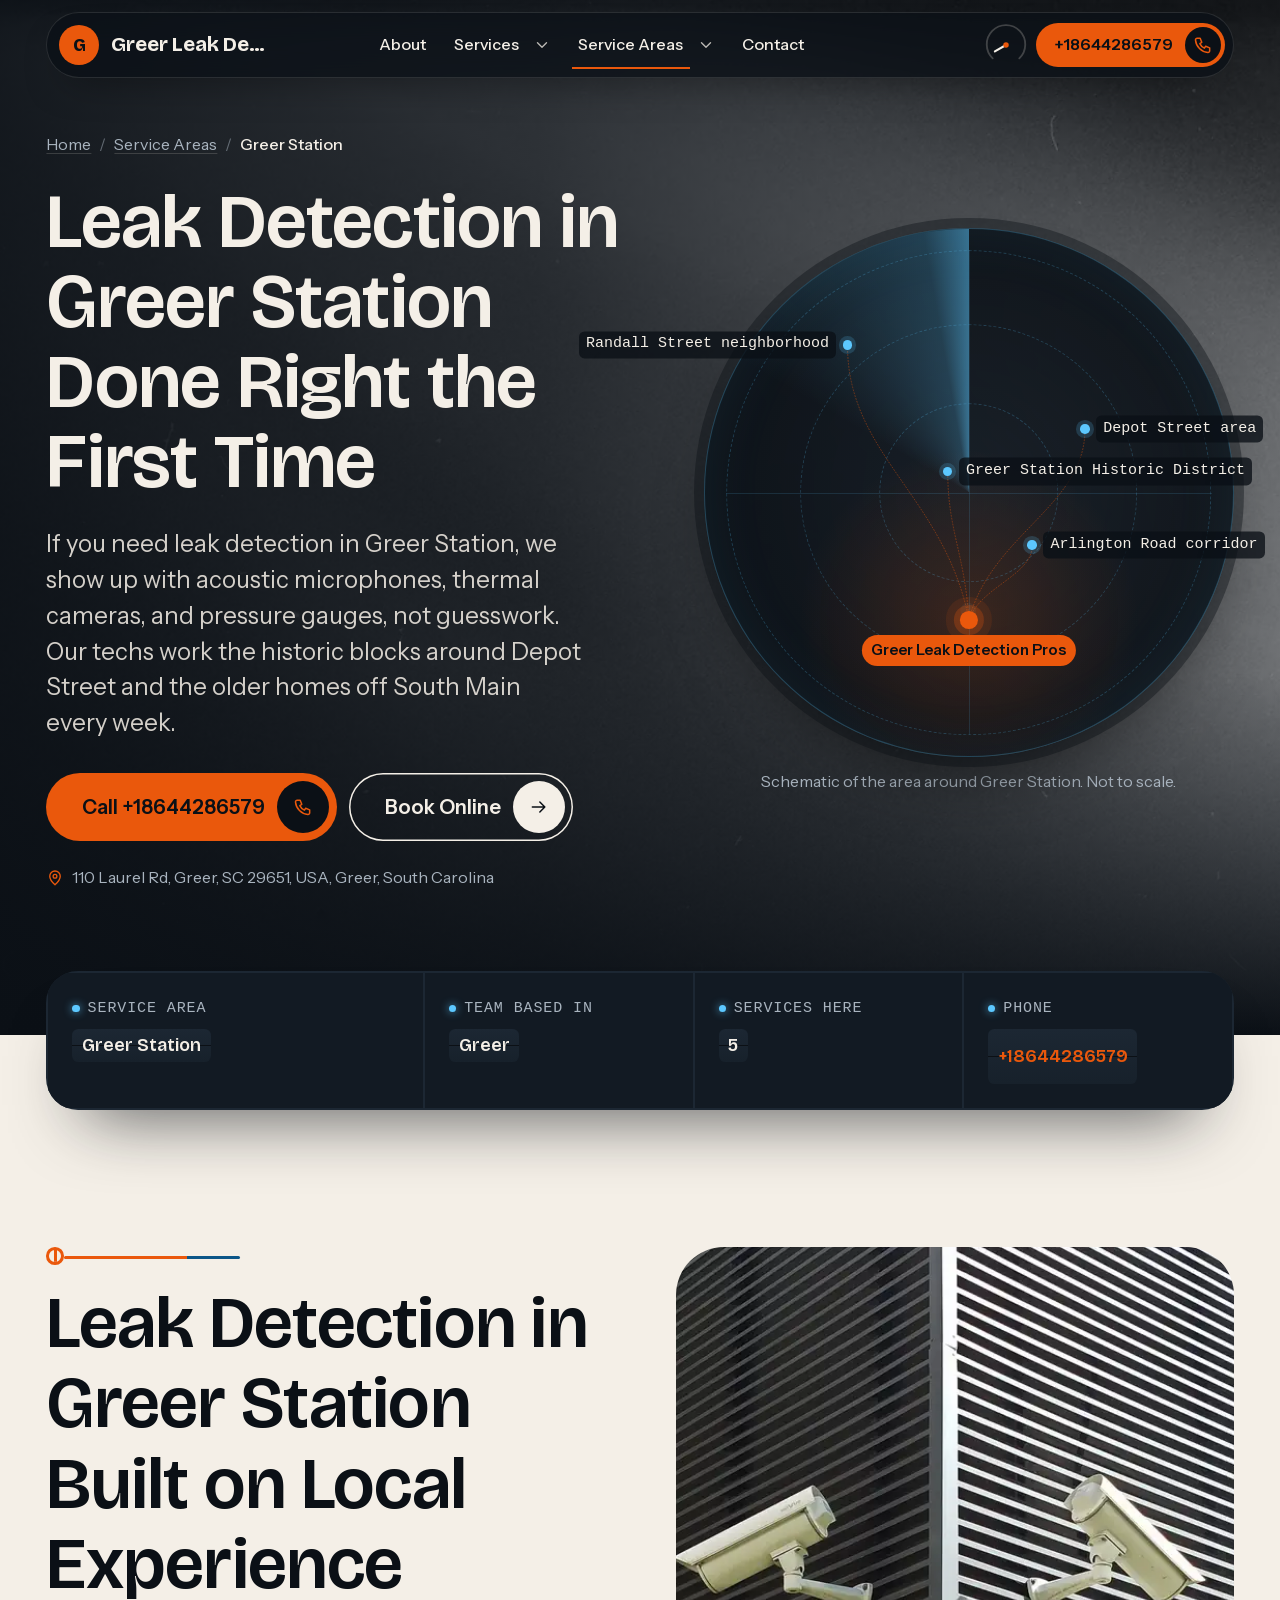
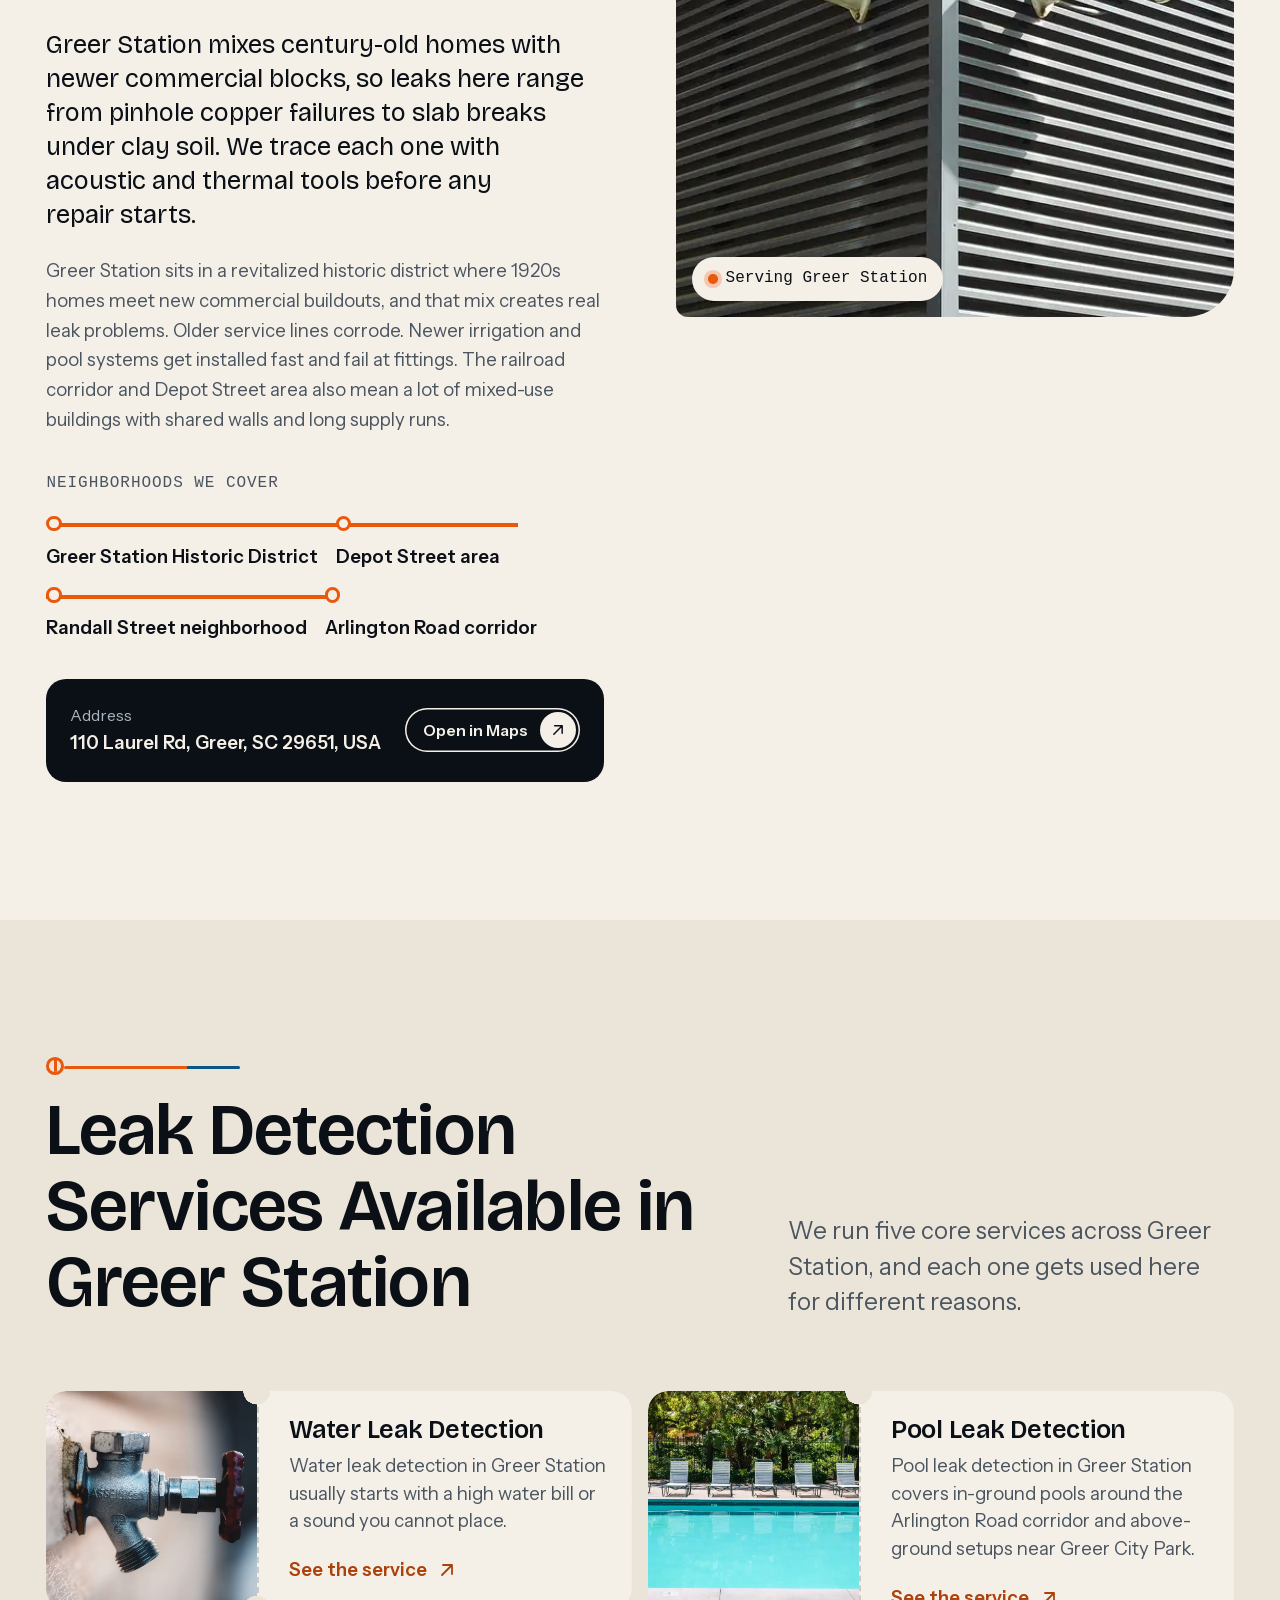
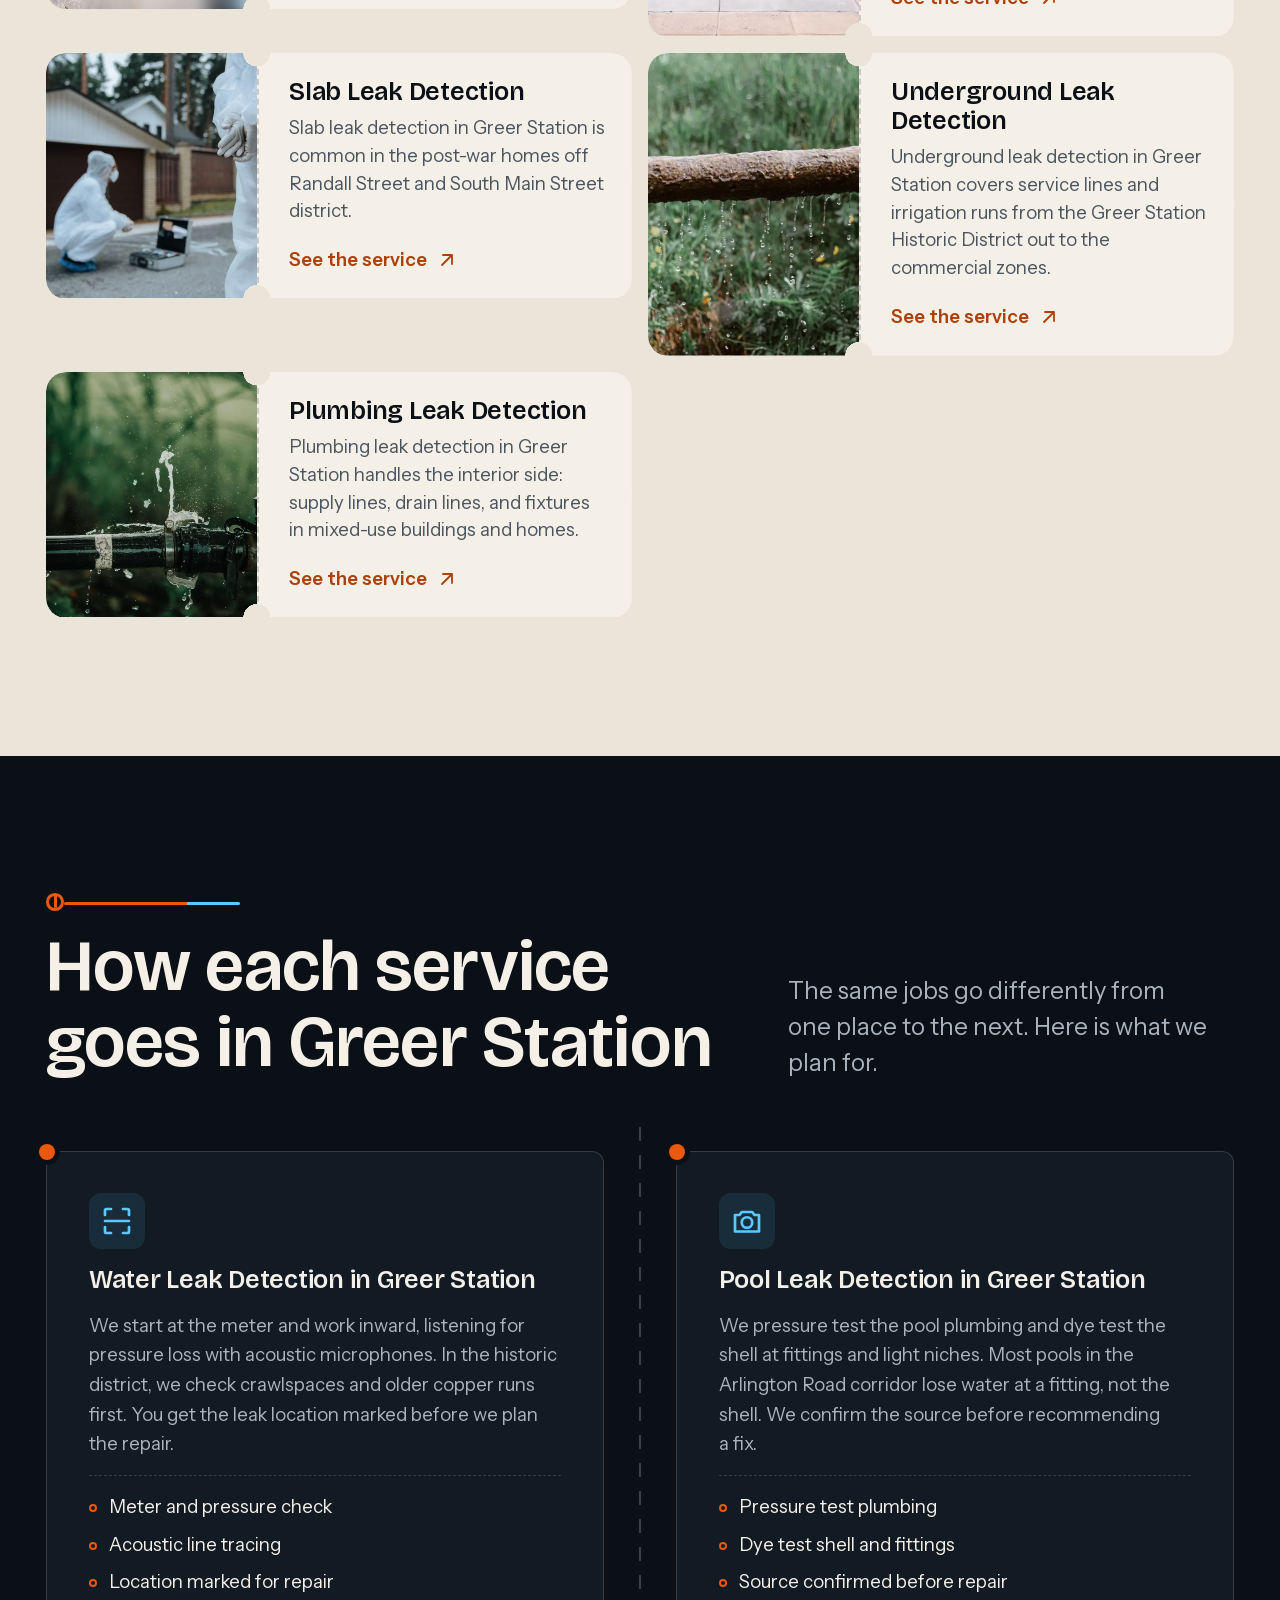
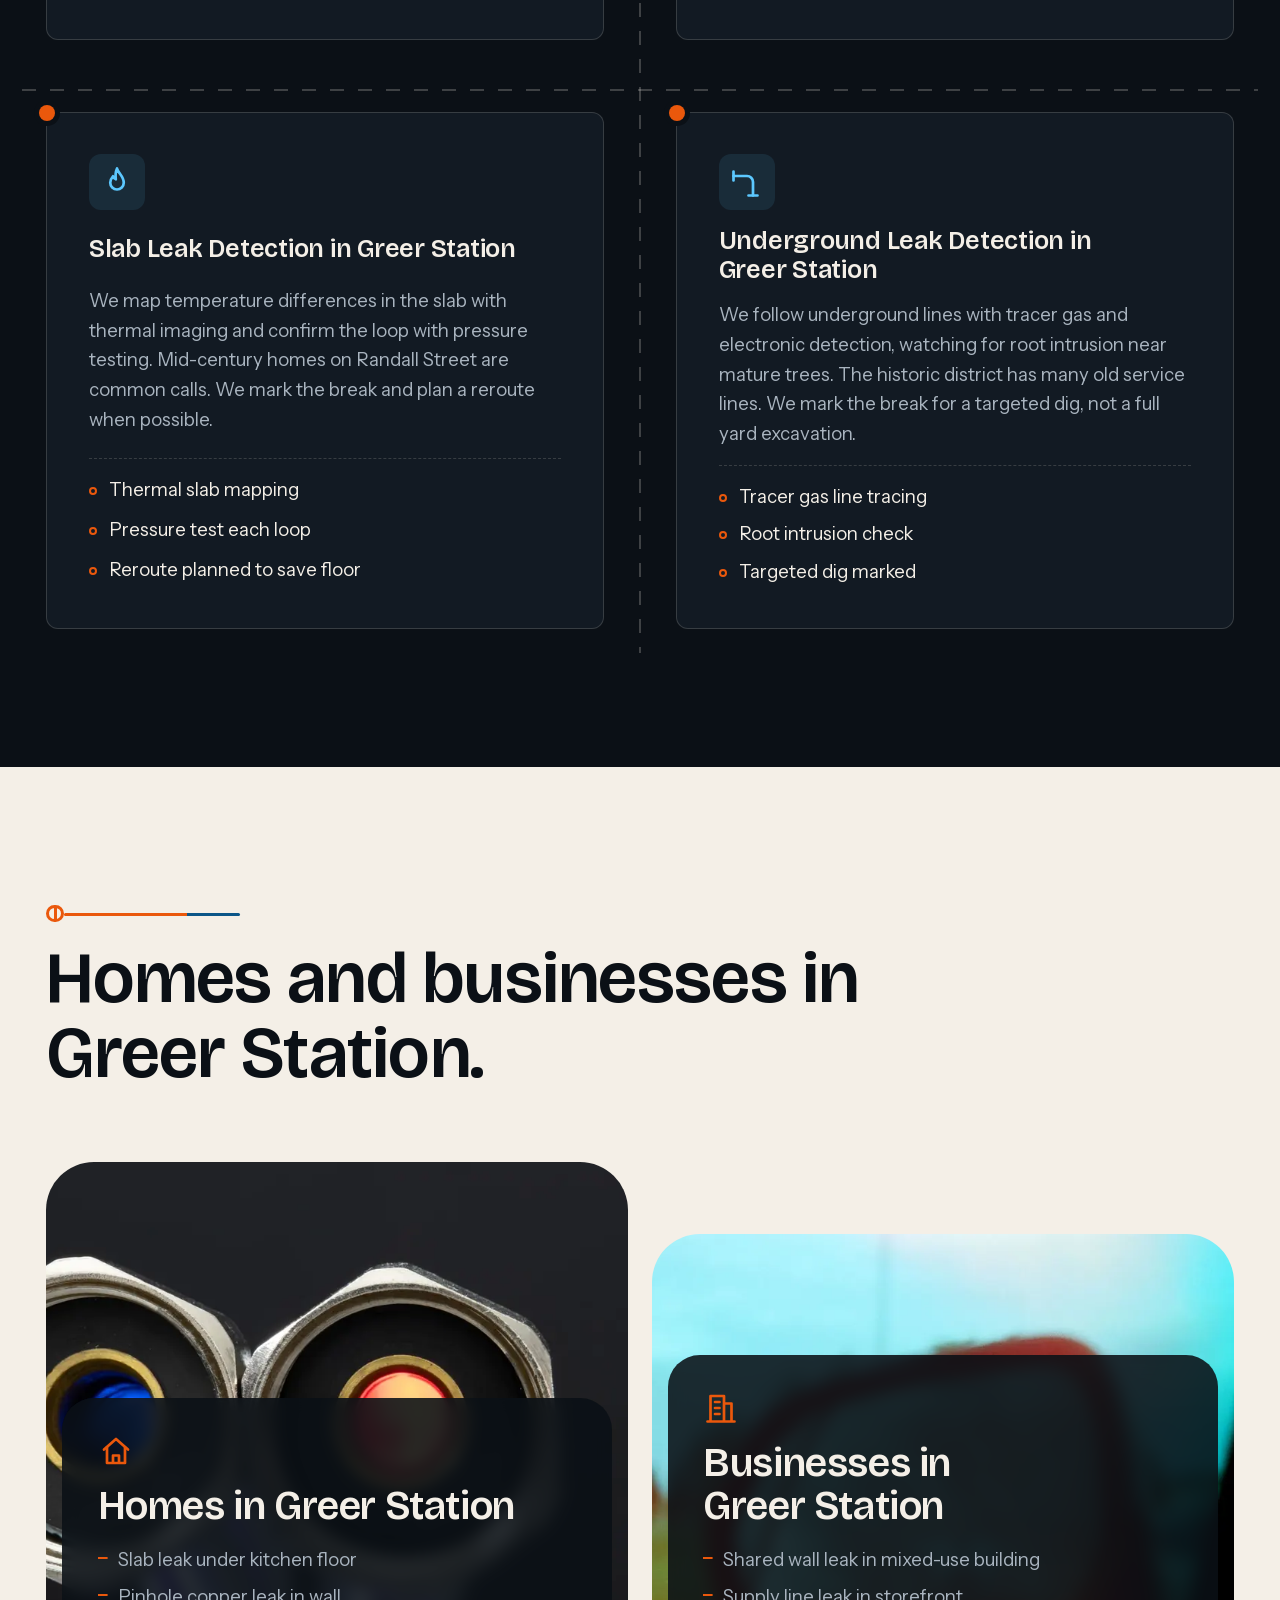
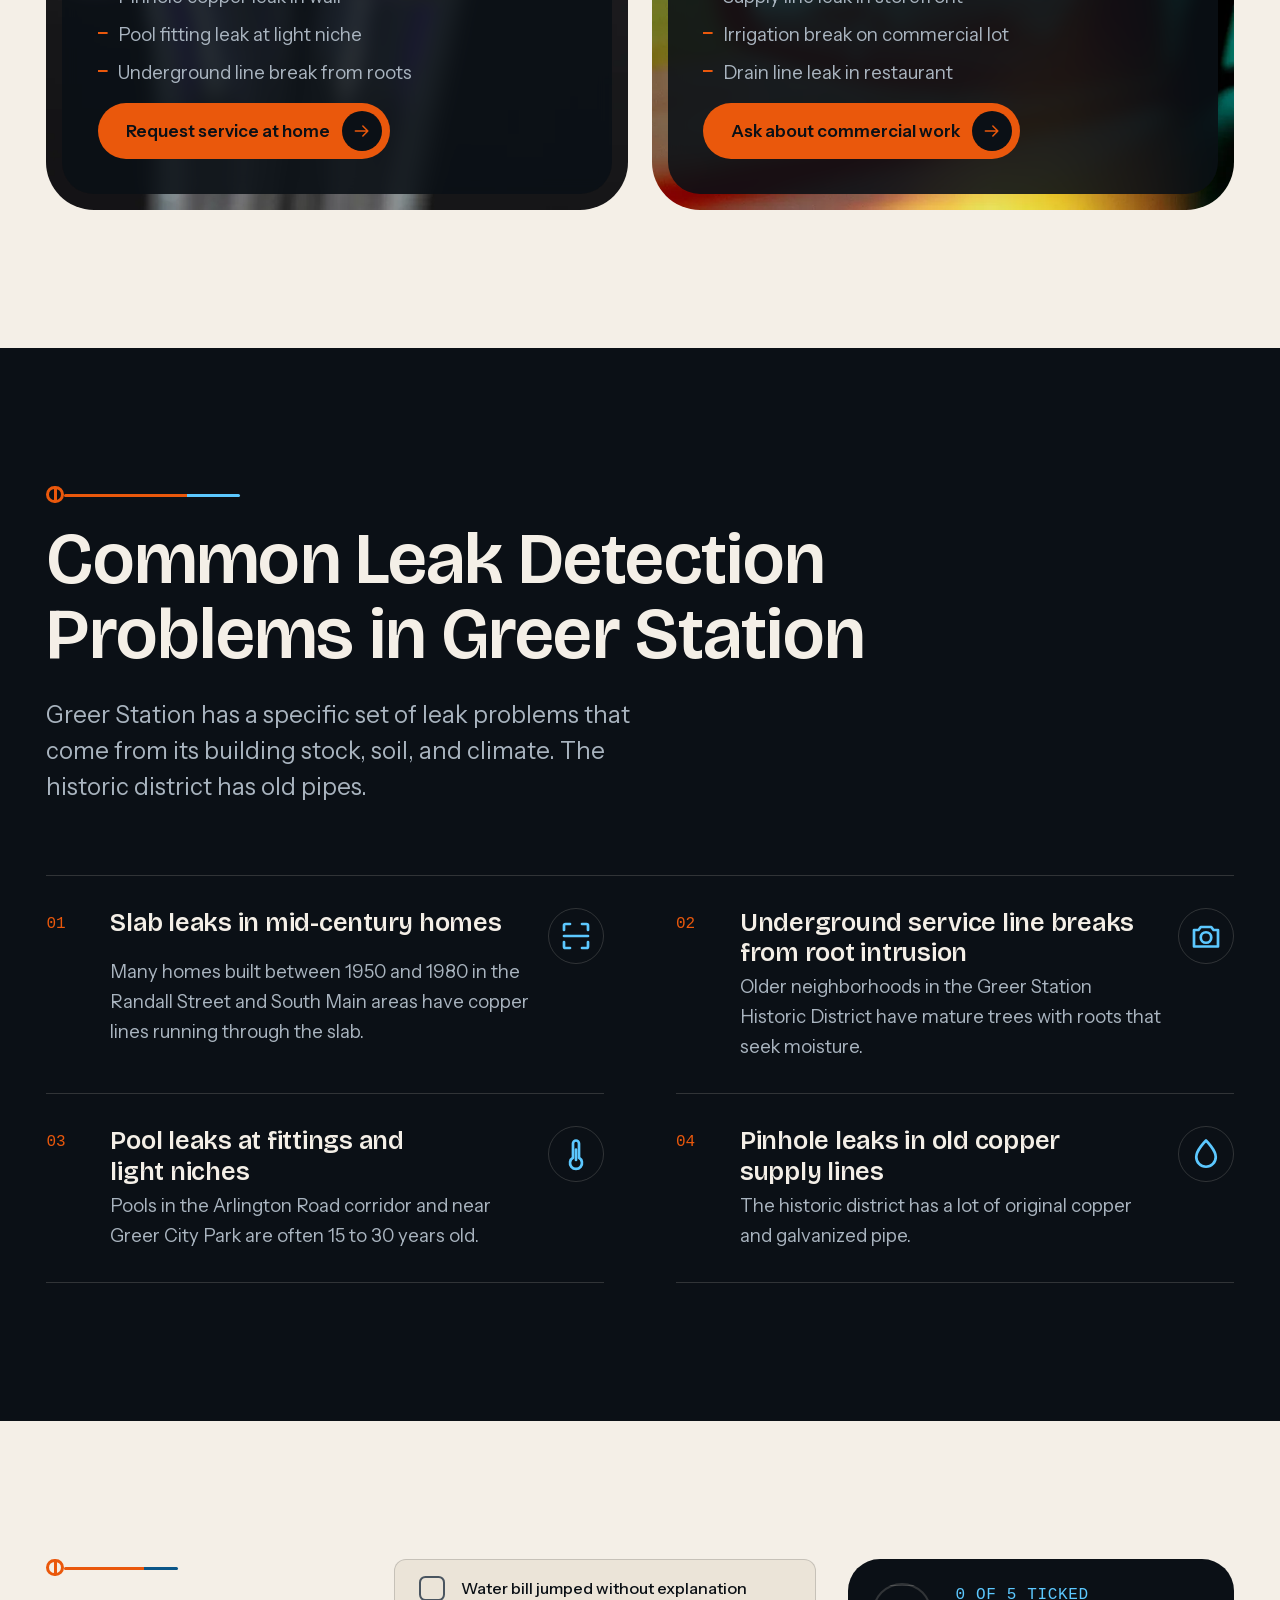
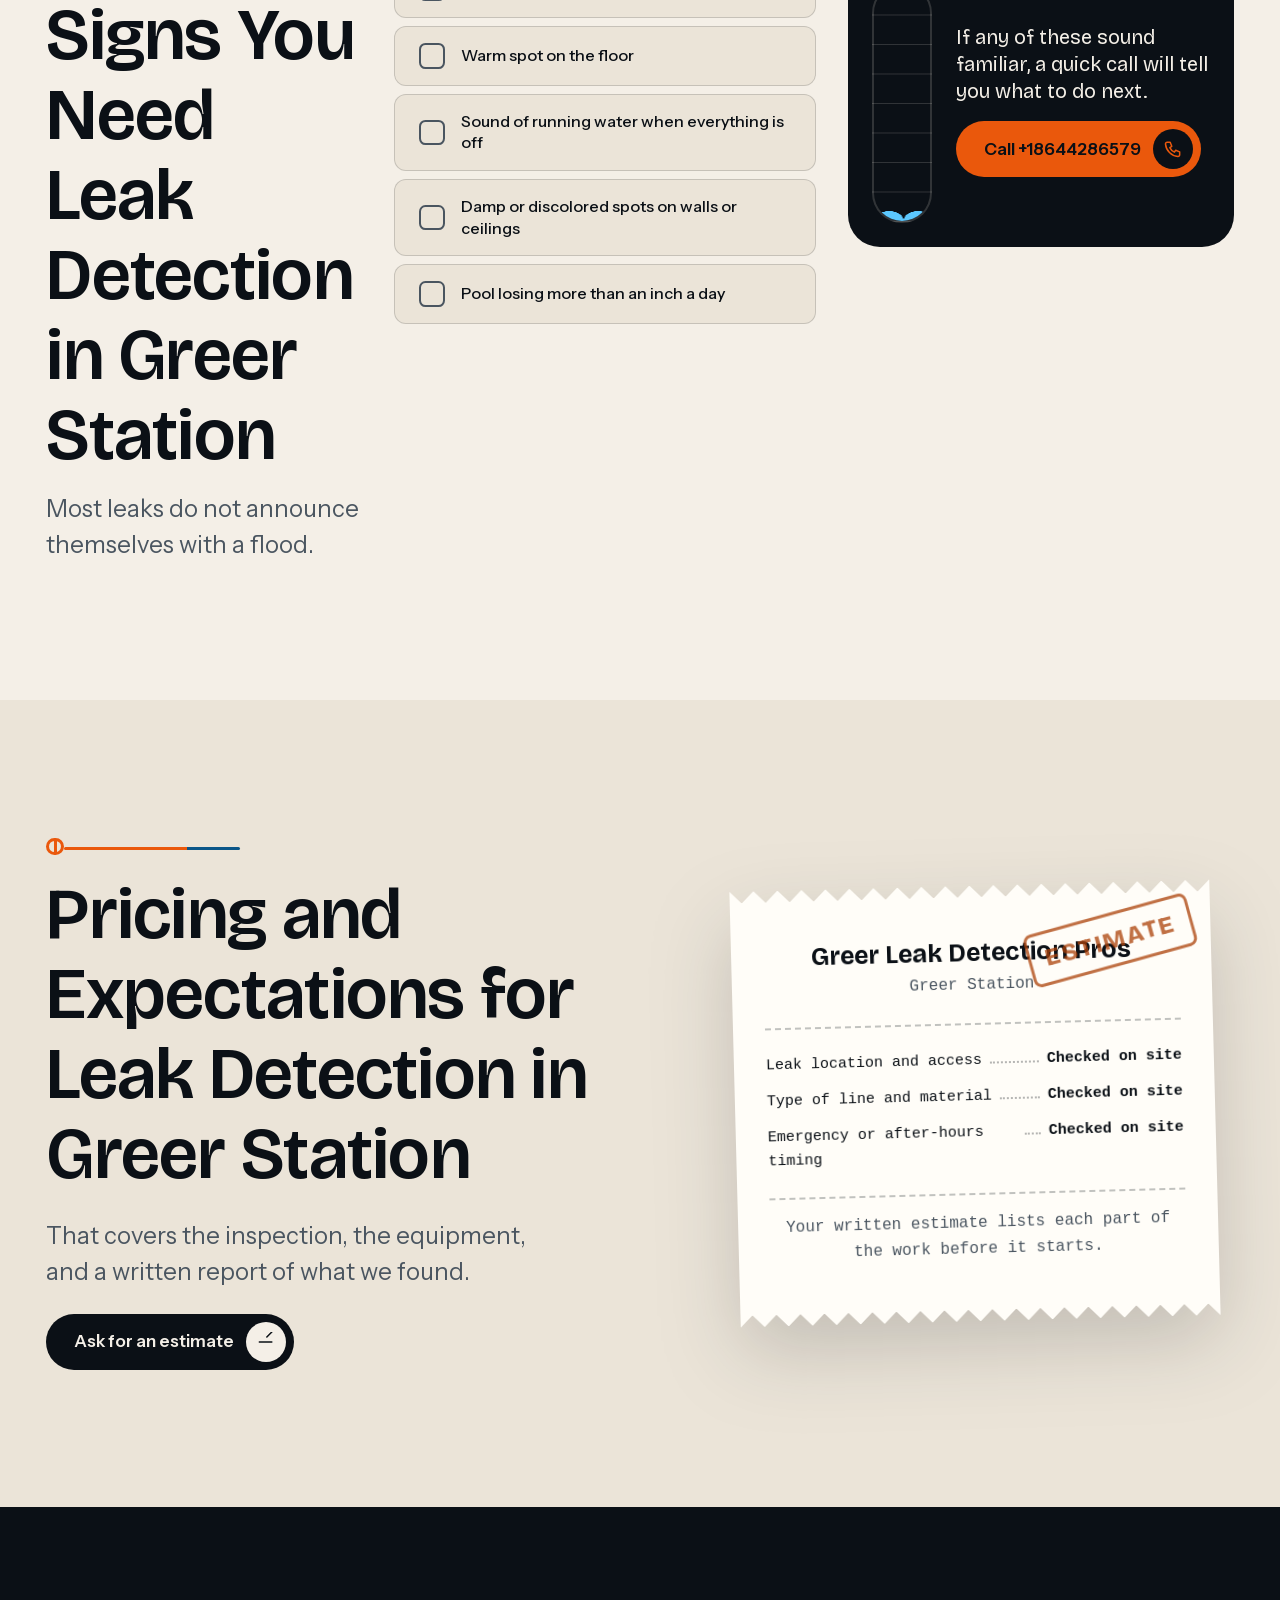
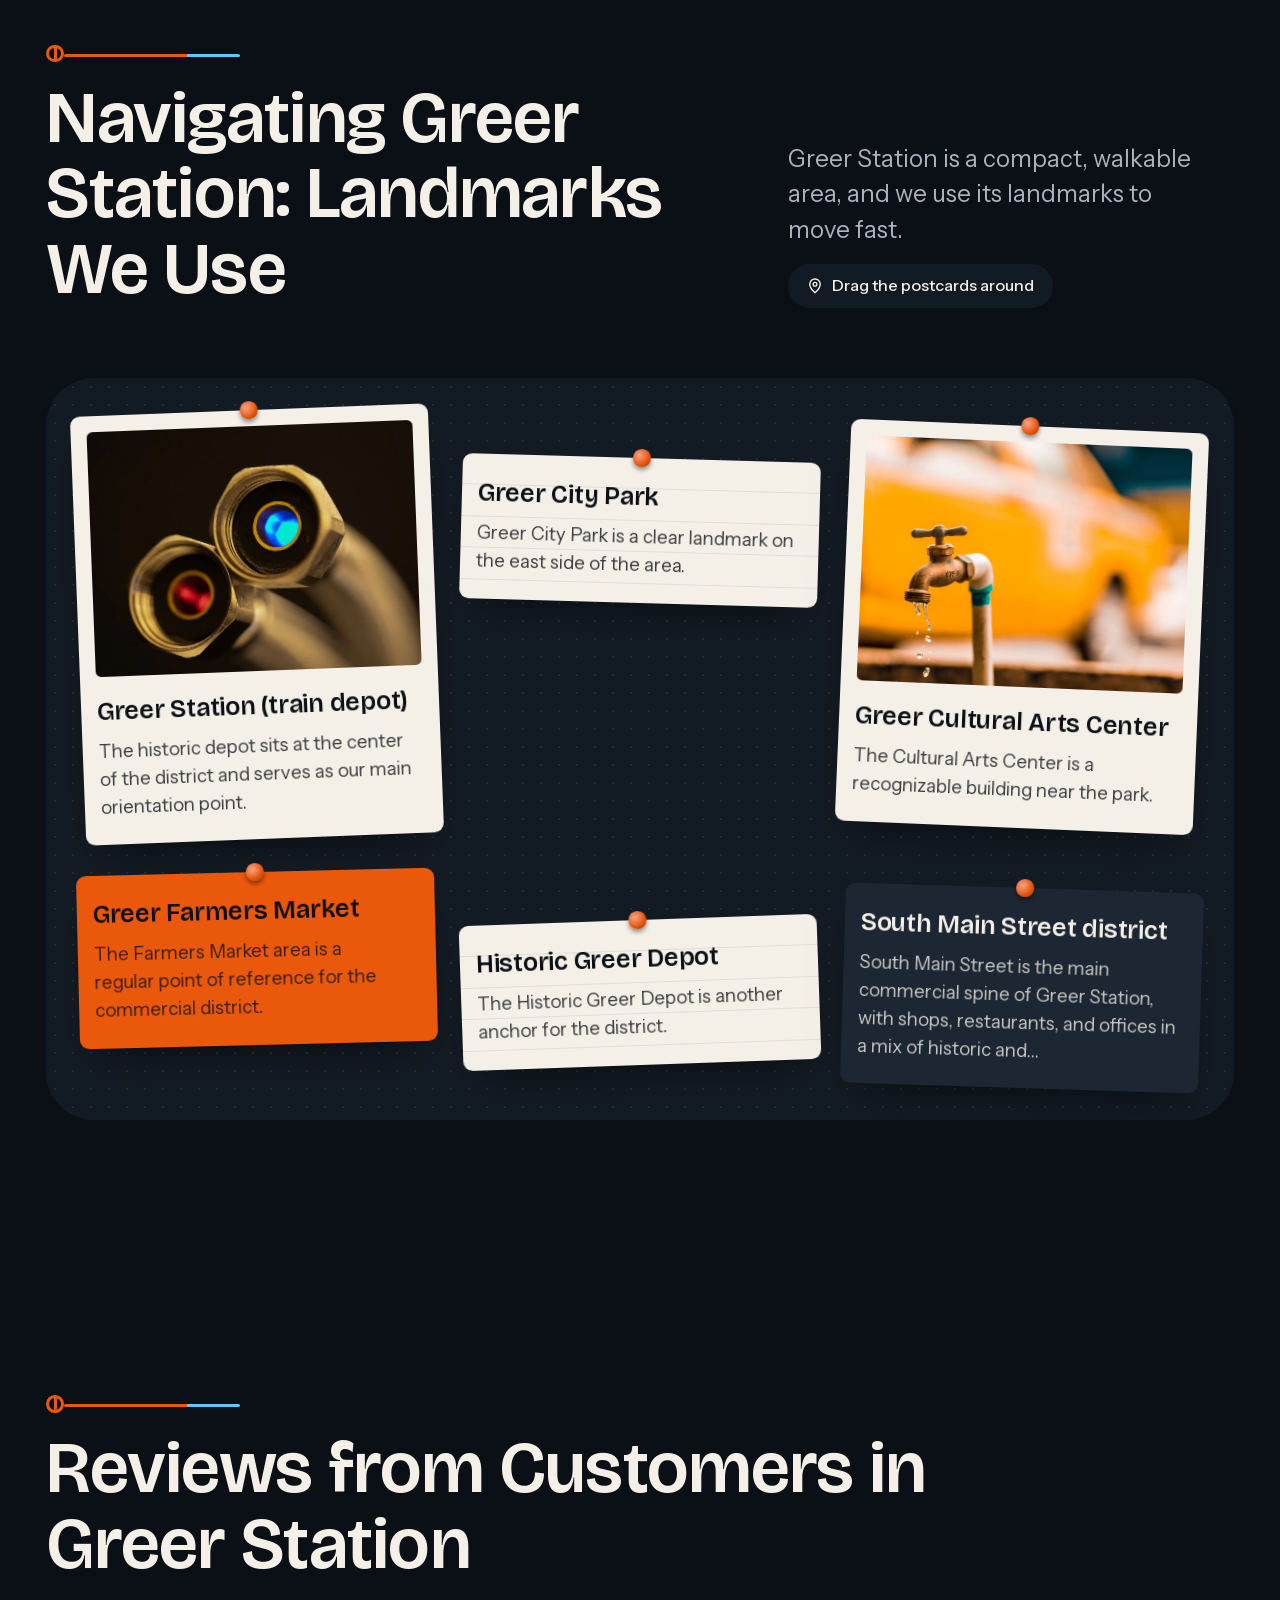
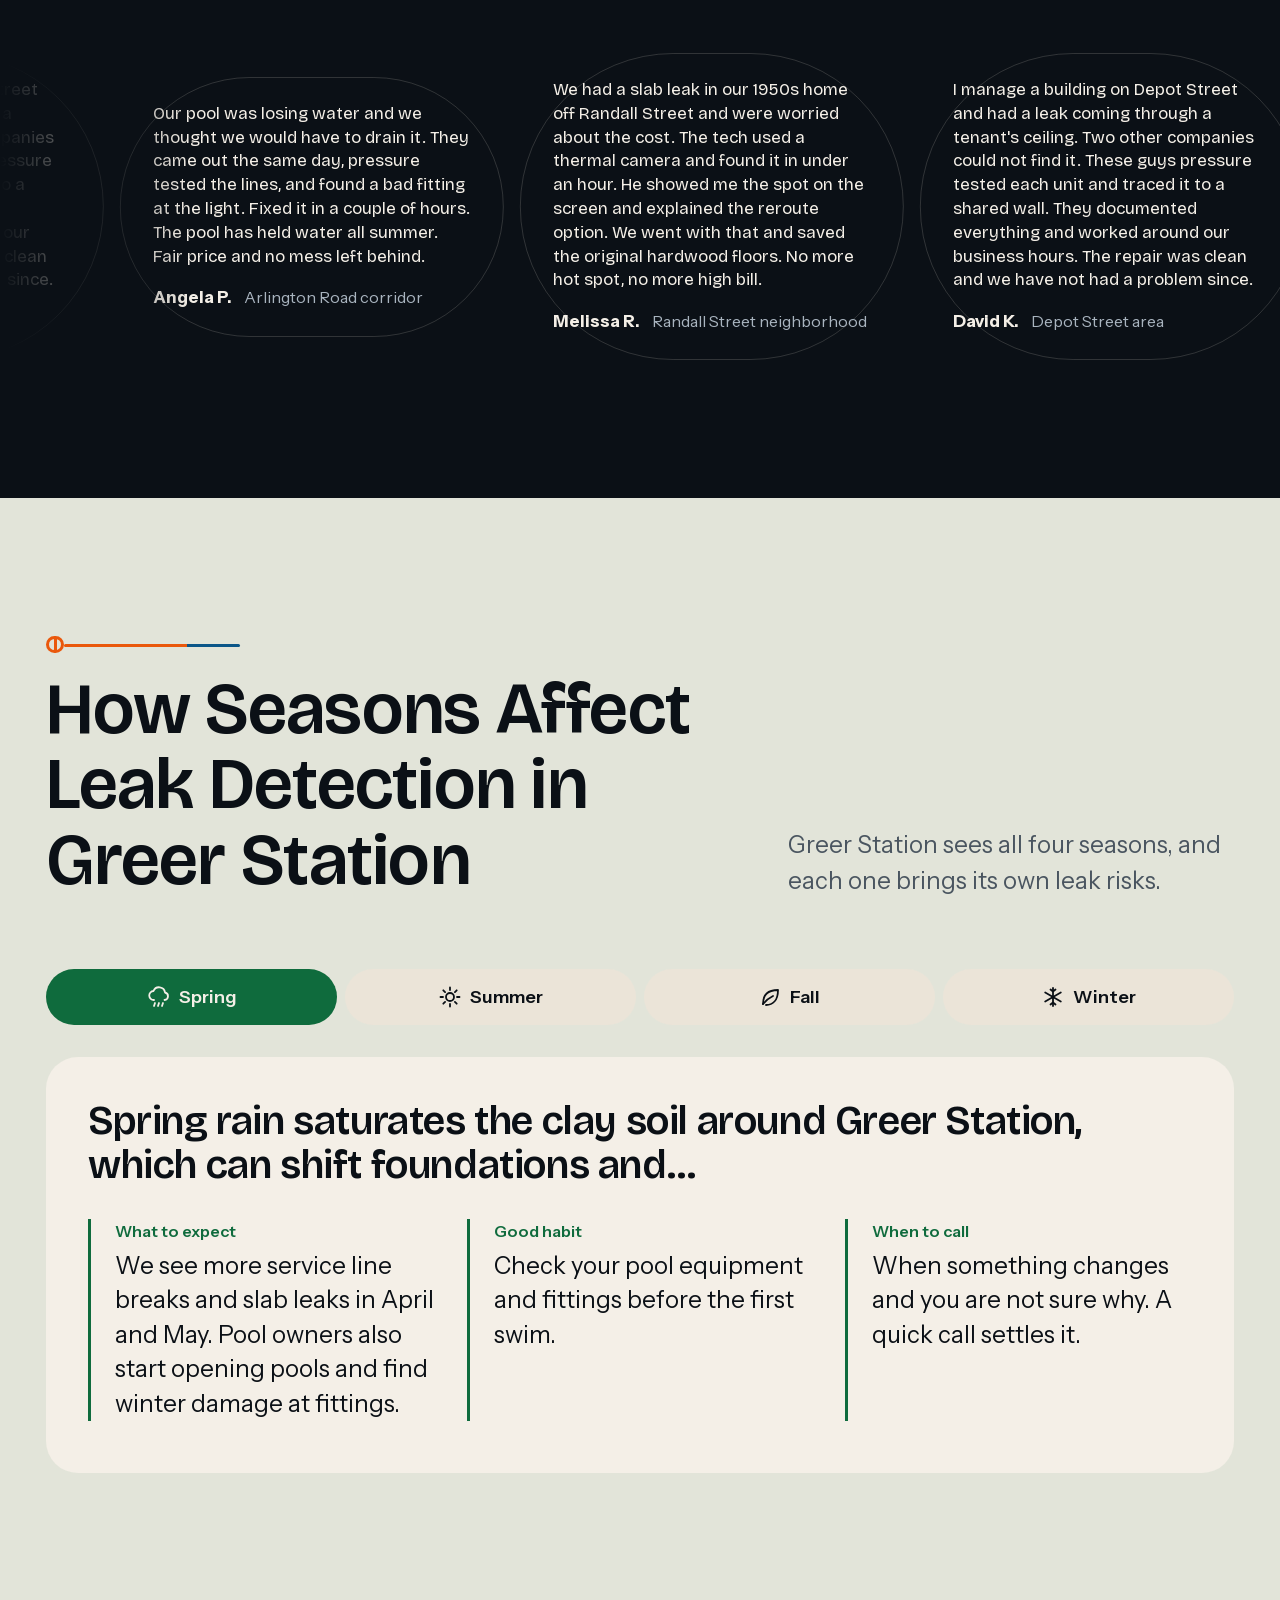
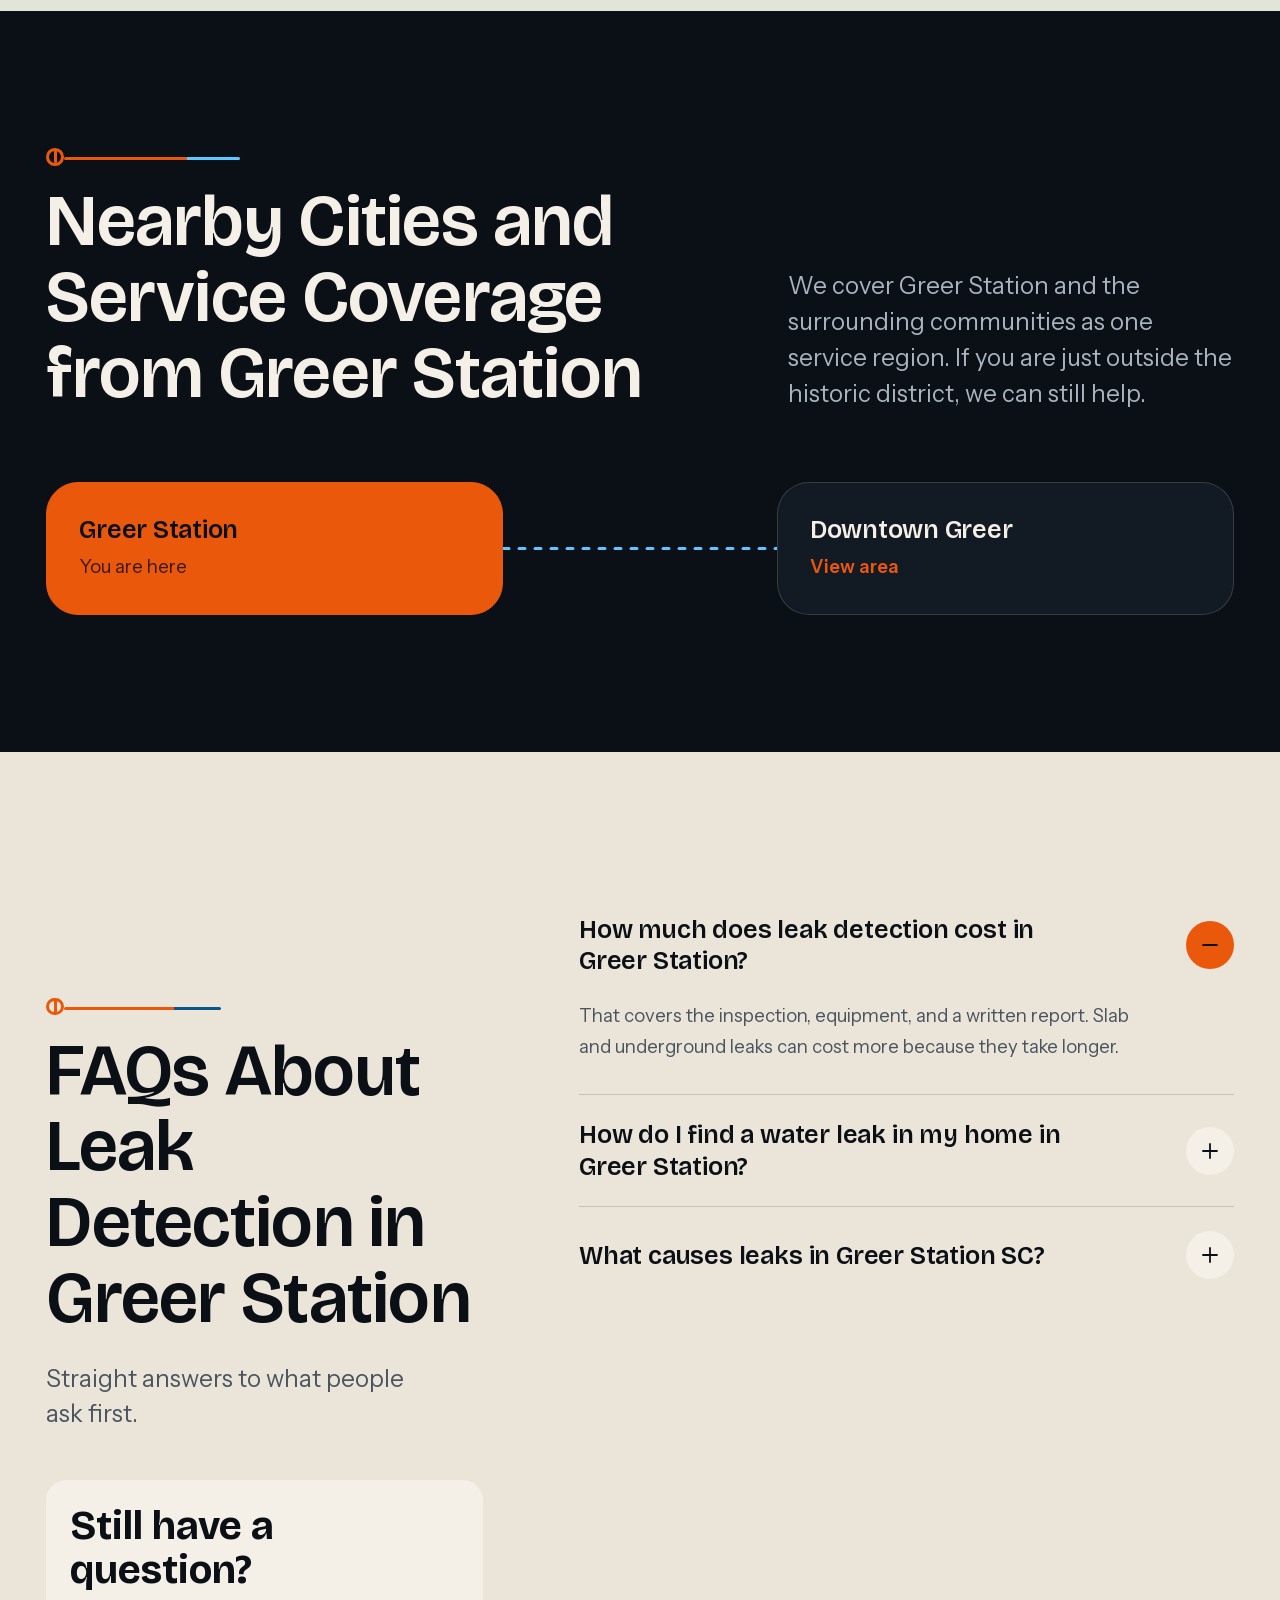
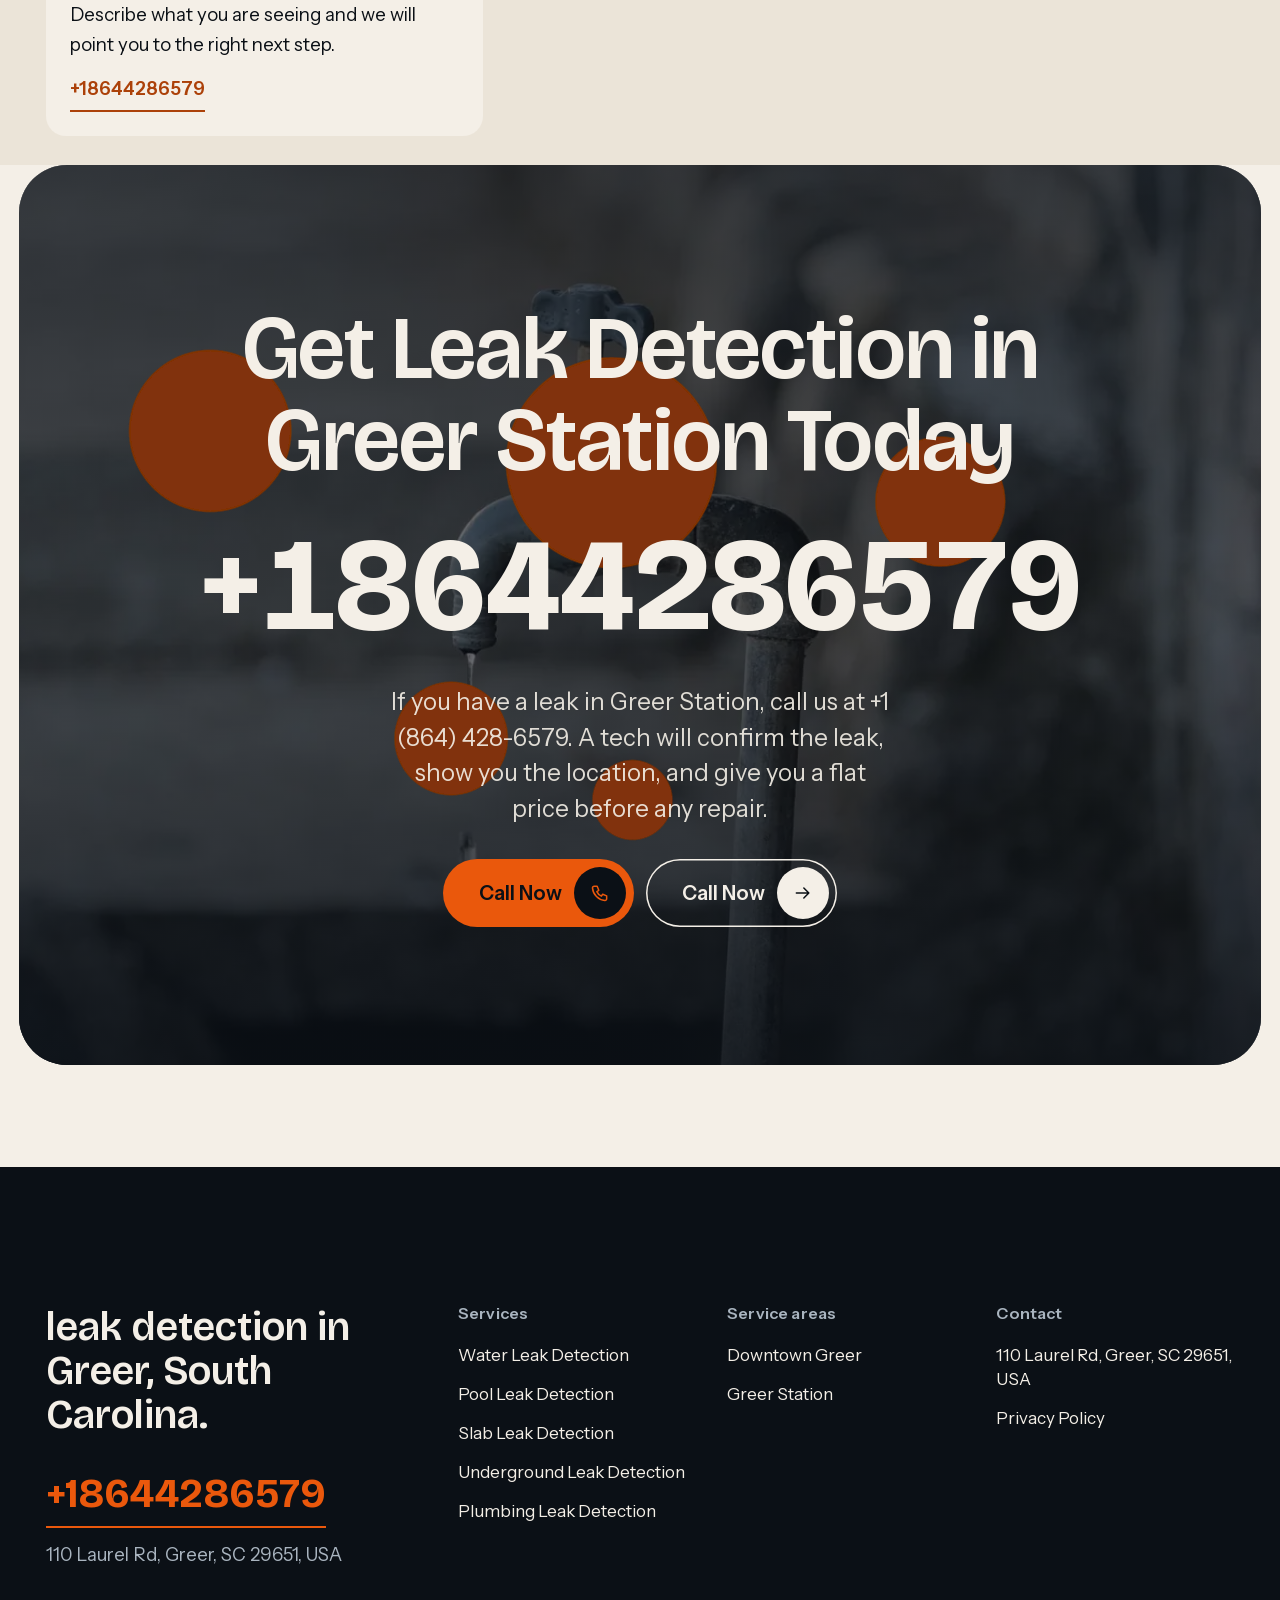
<file: my first project/leak-detection-greer-station.html>
<!doctype html>
<html lang="en">
  <head>
    <meta charset="UTF-8" />
    <meta name="viewport" content="width=device-width, initial-scale=1" />
    <meta name="theme-color" content="#0b1016" />
    <title>Leak Detection in Greer Station | Water Leak Detection</title>
    <meta name="description" content="Leak detection in Greer Station finds hidden water leaks fast. We handle water leak detection Greer Station SC with same-day service and upfront pricing." />
    <meta name="author" content="Greer Leak Detection Pros" />
    <meta name="robots" content="index, follow, max-image-preview:large, max-snippet:-1, max-video-preview:-1" />
    <link rel="canonical" href="https://greerleakdetection.com/leak-detection-greer-station.html" />
    <link rel="alternate" hreflang="en" href="https://greerleakdetection.com/leak-detection-greer-station.html" />
    <link rel="alternate" hreflang="x-default" href="https://greerleakdetection.com/leak-detection-greer-station.html" />
    
    <meta property="og:type" content="website" />
    <meta property="og:site_name" content="Greer Leak Detection Pros" />
    <meta property="og:locale" content="en_US" />
    <meta property="og:url" content="https://greerleakdetection.com/leak-detection-greer-station.html" />
    <meta property="og:title" content="Leak Detection in Greer Station | Water Leak Detection" />
    <meta property="og:description" content="Leak detection in Greer Station finds hidden water leaks fast. We handle water leak detection Greer Station SC with same-day service and upfront pricing." />
    <meta property="og:image" content="/assets/images/gen/greer-leak-detection-pros-team-at-work-6356e8c8.webp" />
    <meta property="og:image:alt" content="Leak Detection in Greer Station | Water Leak Detection" />
    <meta name="twitter:card" content="summary_large_image" />
    <meta name="twitter:title" content="Leak Detection in Greer Station | Water Leak Detection" />
    <meta name="twitter:description" content="Leak detection in Greer Station finds hidden water leaks fast. We handle water leak detection Greer Station SC with same-day service and upfront pricing." />
    <meta name="twitter:image" content="/assets/images/gen/greer-leak-detection-pros-team-at-work-6356e8c8.webp" />
    <meta name="twitter:image:alt" content="Leak Detection in Greer Station | Water Leak Detection" />
    <script type="application/ld+json">{"@context":"https://schema.org","@type":"WebSite","@id":"https://greerleakdetection.com/#website","url":"https://greerleakdetection.com/","name":"Greer Leak Detection Pros","inLanguage":"en","publisher":{"@id":"https://greerleakdetection.com/#localbusiness"}}</script>
    <script type="application/ld+json">{"@context":"https://schema.org","@type":"LocalBusiness","@id":"https://greerleakdetection.com/#localbusiness","name":"Greer Leak Detection Pros","url":"https://greerleakdetection.com/","telephone":"+18644286579","address":{"@type":"PostalAddress","streetAddress":"110 Laurel Rd, Greer, SC 29651, USA","addressLocality":"Greer","addressRegion":"South Carolina","postalCode":"29651","addressCountry":"US"}}</script>
    <script type="application/ld+json">{"@context":"https://schema.org","@type":"AdministrativeArea","@id":"https://greerleakdetection.com/leak-detection-greer-station.html#area","name":"Greer Station","url":"https://greerleakdetection.com/leak-detection-greer-station.html","hasOfferCatalog":{"@type":"OfferCatalog","name":"Services offered in Greer Station","itemListElement":[{"@type":"Offer","itemOffered":{"@type":"Service","name":"Water Leak Detection","provider":{"@id":"https://greerleakdetection.com/#localbusiness"},"areaServed":{"@type":"AdministrativeArea","name":"Greer Station"}},"url":"https://greerleakdetection.com/water-leak-detection.html"},{"@type":"Offer","itemOffered":{"@type":"Service","name":"Pool Leak Detection","provider":{"@id":"https://greerleakdetection.com/#localbusiness"},"areaServed":{"@type":"AdministrativeArea","name":"Greer Station"}},"url":"https://greerleakdetection.com/pool-leak-detection.html"},{"@type":"Offer","itemOffered":{"@type":"Service","name":"Slab Leak Detection","provider":{"@id":"https://greerleakdetection.com/#localbusiness"},"areaServed":{"@type":"AdministrativeArea","name":"Greer Station"}},"url":"https://greerleakdetection.com/slab-leak-detection.html"},{"@type":"Offer","itemOffered":{"@type":"Service","name":"Underground Leak Detection","provider":{"@id":"https://greerleakdetection.com/#localbusiness"},"areaServed":{"@type":"AdministrativeArea","name":"Greer Station"}},"url":"https://greerleakdetection.com/underground-leak-detection.html"},{"@type":"Offer","itemOffered":{"@type":"Service","name":"Plumbing Leak Detection","provider":{"@id":"https://greerleakdetection.com/#localbusiness"},"areaServed":{"@type":"AdministrativeArea","name":"Greer Station"}},"url":"https://greerleakdetection.com/plumbing-leak-detection.html"}]}}</script>
    <script type="application/ld+json">{"@context":"https://schema.org","@type":"FAQPage","mainEntity":[{"@type":"Question","name":"How much does leak detection cost in Greer Station?","acceptedAnswer":{"@type":"Answer","text":"Most residential leak detection calls in Greer Station run $180 to $450 in 2026. That covers the inspection, equipment, and a written report. Slab and underground leaks can cost more because they take longer. We give you the price before we start, and there are no hidden fees."}},{"@type":"Question","name":"How do I find a water leak in my home in Greer Station?","acceptedAnswer":{"@type":"Answer","text":"Start by checking your water meter with all fixtures off. If the dial still moves, you have a leak. Look for warm spots on slab floors, listen for running water when the house is quiet, and check for damp spots on walls. If you cannot find it, call us for same day leak detection Greer Station service."}},{"@type":"Question","name":"What causes leaks in Greer Station SC?","acceptedAnswer":{"@type":"Answer","text":"The most common causes here are old copper and galvanized lines in the historic district, clay soil movement that stresses slab pipes, and root intrusion in underground service lines. Pool fitting failures are also common in the Arlington Road corridor. Each cause needs a different detection approach."}}]}</script>
    <script type="application/ld+json">{"@context":"https://schema.org","@type":"BreadcrumbList","itemListElement":[{"@type":"ListItem","position":1,"name":"Home","item":"https://greerleakdetection.com/"},{"@type":"ListItem","position":2,"name":"Service Areas","item":"https://greerleakdetection.com/locations.html"},{"@type":"ListItem","position":3,"name":"Greer Station","item":"https://greerleakdetection.com/leak-detection-greer-station.html"}]}</script>
    
    <link rel="preload" as="image" href="assets/images/gen/greer-leak-detection-pros-team-at-work-6356e8c8.webp" fetchpriority="high" />
    <link rel="icon" href="data:image/svg+xml,%3Csvg%20xmlns=%27http://www.w3.org/2000/svg%27%20viewBox=%270%200%2032%2032%27%3E%3Crect%20width=%2732%27%20height=%2732%27%20rx=%277%27%20fill=%27%23EA580C%27/%3E%3Ctext%20x=%2716%27%20y=%2723%27%20font-family=%27Arial,sans-serif%27%20font-size=%2719%27%20font-weight=%27700%27%20fill=%27%23ffffff%27%20text-anchor=%27middle%27%3EG%3C/text%3E%3C/svg%3E" />
    <link rel="apple-touch-icon" href="assets/images/apple-touch-icon.png" />
    <script>window.__RL_LEADS={siteId:"6ada32663430ed22e3f58fc7",apiBase:["https:","","ranklocal.cc"].join("/"),turnstileSiteKey:""};</script>
    <script>(function(){try{if(window.self===window.top){document.documentElement.classList.add("js");}}catch(e){}})();</script>
    <link rel="stylesheet" href="assets/global.css" />
  </head>
  <body class="fl-page page-location">
    <a class="skip-link" href="#main">Skip to main content</a>
    <div class="scroll-progress" aria-hidden="true"><span data-progress-bar></span></div>
  <header class="site-header" id="top" data-header>
    <div class="site-header__bar">
      <a class="site-header__brand" href="index.html"><span class="site-header__mark" aria-hidden="true"><span class="site-header__initial">G</span></span><span class="site-header__name">Greer Leak Detection Pros</span><span class="sr-only"> Home</span></a>
      <nav class="site-header__nav" aria-label="Primary navigation">
        <ul class="site-header__list">
          <li><a class="nav-link" href="about.html"><span class="nav-link__text" data-text="About">About</span></a></li>
          <!-- RL-AUTO:nav-services START -->
<li class="nav-drop" data-dropdown>
          <a class="nav-link" href="services.html"><span class="nav-link__text" data-text="Services">Services</span></a>
          <button class="nav-drop__toggle" type="button" aria-expanded="false" aria-controls="nav-services-panel"><span class="sr-only">Open Menu: Services</span><svg class="icon icon--sm" viewBox="0 0 24 24" aria-hidden="true" focusable="false"><path d="m6 9 6 6 6-6"/></svg></button>
          <div class="nav-drop__panel" id="nav-services-panel" hidden>
            <ul class="nav-drop__list"><li><a class="nav-drop__link" href="water-leak-detection.html">Water Leak Detection</a></li><li><a class="nav-drop__link" href="pool-leak-detection.html">Pool Leak Detection</a></li><li><a class="nav-drop__link" href="slab-leak-detection.html">Slab Leak Detection</a></li><li><a class="nav-drop__link" href="underground-leak-detection.html">Underground Leak Detection</a></li><li><a class="nav-drop__link" href="plumbing-leak-detection.html">Plumbing Leak Detection</a></li></ul>
            <a class="nav-drop__all" href="services.html">View all services <svg class="icon icon--sm" viewBox="0 0 24 24" aria-hidden="true" focusable="false"><path d="M4 12h15M13 6l6 6-6 6"/></svg></a>
          </div>
        </li>
<!-- RL-AUTO:nav-services END -->
          <!-- RL-AUTO:nav-locations START -->
<li class="nav-drop" data-dropdown>
          <a class="nav-link nav-link--current" href="locations.html" aria-current="page"><span class="nav-link__text" data-text="Service Areas">Service Areas</span></a>
          <button class="nav-drop__toggle" type="button" aria-expanded="false" aria-controls="nav-locations-panel"><span class="sr-only">Open Menu: Service Areas</span><svg class="icon icon--sm" viewBox="0 0 24 24" aria-hidden="true" focusable="false"><path d="m6 9 6 6 6-6"/></svg></button>
          <div class="nav-drop__panel" id="nav-locations-panel" hidden>
            <ul class="nav-drop__list"><li><a class="nav-drop__link" href="leak-detection-downtown-greer.html">Downtown Greer</a></li><li><a class="nav-drop__link" href="leak-detection-greer-station.html">Greer Station</a></li></ul>
            <a class="nav-drop__all" href="locations.html">View all service areas <svg class="icon icon--sm" viewBox="0 0 24 24" aria-hidden="true" focusable="false"><path d="M4 12h15M13 6l6 6-6 6"/></svg></a>
          </div>
        </li>
<!-- RL-AUTO:nav-locations END -->
          
          <li><a class="nav-link" href="contact.html"><span class="nav-link__text" data-text="Contact">Contact</span></a></li>
        </ul>
      </nav>
      <div class="site-header__tools">
        <div class="gauge-mini" data-gauge aria-hidden="true"><svg viewBox="0 0 48 48"><path class="gauge-mini__track" d="M9.5 38.5A21 21 0 1 1 38.5 38.5"/><path class="gauge-mini__fill" data-gauge-fill d="M9.5 38.5A21 21 0 1 1 38.5 38.5"/><line class="gauge-mini__needle" data-gauge-needle x1="24" y1="24" x2="24" y2="10"/><circle class="gauge-mini__hub" cx="24" cy="24" r="3"/></svg></div>
        <a class="btn btn--accent btn--sm site-header__call" href="tel:+18644286579" aria-label="Call +18644286579" data-fill><span class="btn__label">+18644286579</span><span class="btn__icon"><svg class="icon" viewBox="0 0 24 24" aria-hidden="true" focusable="false"><path d="M5 4h3.6l1.9 4.8-2.3 1.5a11 11 0 0 0 5.5 5.5l1.5-2.3L20 15.4V19a2 2 0 0 1-2.1 2A16.5 16.5 0 0 1 3 6.1 2 2 0 0 1 5 4Z"/></svg><svg class="icon" viewBox="0 0 24 24" aria-hidden="true" focusable="false"><path d="M5 4h3.6l1.9 4.8-2.3 1.5a11 11 0 0 0 5.5 5.5l1.5-2.3L20 15.4V19a2 2 0 0 1-2.1 2A16.5 16.5 0 0 1 3 6.1 2 2 0 0 1 5 4Z"/></svg></span><span class="sr-only"> Call</span></a>
        <button class="site-header__toggle" type="button" aria-expanded="false" aria-controls="site-menu" data-menu-toggle><span class="sr-only">Menu</span><span></span><span></span></button>
      </div>
    </div>
  </header>
  <div class="menu" id="site-menu" data-menu hidden>
    <div class="menu__panel theme-ink" role="dialog" aria-modal="true" aria-label="Primary navigation">
      <div class="menu__top">
        <span class="site-header__name">Greer Leak Detection Pros</span>
        <button class="menu__close" type="button" data-menu-close aria-label="Close"><svg class="icon" viewBox="0 0 24 24" aria-hidden="true" focusable="false"><path d="m6 6 12 12M18 6 6 18"/></svg></button>
      </div>
      <nav aria-label="Primary navigation">
        <ul class="menu__list"><li><a class="menu__link" href="index.html" data-menu-link><span>Home</span><svg class="icon icon--lg" viewBox="0 0 24 24" aria-hidden="true" focusable="false"><path d="M4 12h15M13 6l6 6-6 6"/></svg></a></li><li><a class="menu__link" href="about.html" data-menu-link><span>About</span><svg class="icon icon--lg" viewBox="0 0 24 24" aria-hidden="true" focusable="false"><path d="M4 12h15M13 6l6 6-6 6"/></svg></a></li><li><a class="menu__link" href="services.html" data-menu-link><span>Services</span><svg class="icon icon--lg" viewBox="0 0 24 24" aria-hidden="true" focusable="false"><path d="M4 12h15M13 6l6 6-6 6"/></svg></a></li><li><a class="menu__link menu__link--current" href="locations.html" data-menu-link aria-current="page"><span>Service Areas</span><svg class="icon icon--lg" viewBox="0 0 24 24" aria-hidden="true" focusable="false"><path d="M4 12h15M13 6l6 6-6 6"/></svg></a></li><li><a class="menu__link" href="contact.html" data-menu-link><span>Contact</span><svg class="icon icon--lg" viewBox="0 0 24 24" aria-hidden="true" focusable="false"><path d="M4 12h15M13 6l6 6-6 6"/></svg></a></li></ul>
      </nav>
      <div class="menu__foot">
        <a class="menu__call" href="tel:+18644286579"><span>Call</span><strong>+18644286579</strong></a>
        <p>110 Laurel Rd, Greer, SC 29651, USA, Greer, South Carolina</p>
      </div>
    </div>
  </div>
    <main id="main"><section class="loc-hero section--ink" aria-labelledby="loc-title" data-hero>
    <div class="loc-hero__bg" aria-hidden="true"><img class="loc-hero__img" src="assets/images/gen/greer-leak-detection-pros-team-at-work-6356e8c8.webp" alt="" width="1600" height="961" sizes="100vw" fetchpriority="high" decoding="async" aria-hidden="true" /><div class="loc-hero__shade"></div></div>
    <div class="container loc-hero__grid">
      <div class="loc-hero__copy">
        <nav class="crumbs" aria-label="Breadcrumb"><a href="index.html">Home</a><span class="crumbs__sep" aria-hidden="true">/</span><a href="locations.html">Service Areas</a><span class="crumbs__sep" aria-hidden="true">/</span><span aria-current="page">Greer Station</span></nav>
        <h1 class="loc-hero__title" id="loc-title">Leak Detection in Greer Station Done Right the First Time</h1>
        <p class="loc-hero__lead">If you need leak detection in Greer Station, we show up with acoustic microphones, thermal cameras, and pressure gauges, not guesswork. Our techs work the historic blocks around Depot Street and the older homes off South Main every week.</p>
        <div class="loc-hero__actions"><a class="btn btn--accent btn--lg" href="tel:+18644286579" data-fill><span class="btn__label">Call +18644286579</span><span class="btn__icon"><svg class="icon" viewBox="0 0 24 24" aria-hidden="true" focusable="false"><path d="M5 4h3.6l1.9 4.8-2.3 1.5a11 11 0 0 0 5.5 5.5l1.5-2.3L20 15.4V19a2 2 0 0 1-2.1 2A16.5 16.5 0 0 1 3 6.1 2 2 0 0 1 5 4Z"/></svg><svg class="icon" viewBox="0 0 24 24" aria-hidden="true" focusable="false"><path d="M5 4h3.6l1.9 4.8-2.3 1.5a11 11 0 0 0 5.5 5.5l1.5-2.3L20 15.4V19a2 2 0 0 1-2.1 2A16.5 16.5 0 0 1 3 6.1 2 2 0 0 1 5 4Z"/></svg></span></a><a class="btn btn--ghost btn--lg" href="#contact" data-fill><span class="btn__label">Book Online</span><span class="btn__icon"><svg class="icon" viewBox="0 0 24 24" aria-hidden="true" focusable="false"><path d="M4 12h15M13 6l6 6-6 6"/></svg><svg class="icon" viewBox="0 0 24 24" aria-hidden="true" focusable="false"><path d="M4 12h15M13 6l6 6-6 6"/></svg></span></a></div>
        <p class="loc-hero__address"><svg class="icon icon--sm" viewBox="0 0 24 24" aria-hidden="true" focusable="false"><path d="M12 21s7-6 7-11.300A7 7 0 0 0 5 9.700C5 15 12 21 12 21Z"/><circle cx="12" cy="9.7" r="2.5"/></svg>110 Laurel Rd, Greer, SC 29651, USA, Greer, South Carolina</p>
      </div>
      <figure class="radar">
          <div class="radar__panel" aria-hidden="true" data-radar-panel>
            <span class="radar__ring radar__ring--1"></span><span class="radar__ring radar__ring--2"></span><span class="radar__ring radar__ring--3"></span><span class="radar__fan"></span>
            <svg class="radar__routes" viewBox="0 0 100 100" preserveAspectRatio="none" focusable="false"><path class="radar__route" data-radar-route d="M50 74C49.2 61.4 46 57.2 46 46" /><path class="radar__route" data-radar-route d="M50 74C54.4 57.8 72 52.4 72 38" /><path class="radar__route" data-radar-route d="M50 74C45.4 50.599999999999994 27 42.8 27 22" /><path class="radar__route" data-radar-route d="M50 74C52.4 67.7 62 65.6 62 60" /><circle class="radar__truck" data-radar-truck r="1.5" cx="50" cy="74" /><circle class="radar__truck" data-radar-truck r="1.5" cx="50" cy="74" /><circle class="radar__truck" data-radar-truck r="1.5" cx="50" cy="74" /></svg>
            <span class="radar__hub"><span class="radar__hub-dot"></span><span class="radar__hub-label">Greer Leak Detection Pros</span></span>
            <ul class="radar__pins"><li class="radar__pin radar__pin--right" style="--x: 46; --y: 46" data-x="46" data-y="46"><span class="radar__label">Greer Station Historic District</span></li><li class="radar__pin radar__pin--right" style="--x: 72; --y: 38" data-x="72" data-y="38"><span class="radar__label">Depot Street area</span></li><li class="radar__pin radar__pin--left" style="--x: 27; --y: 22" data-x="27" data-y="22"><span class="radar__label">Randall Street neighborhood</span></li><li class="radar__pin radar__pin--right" style="--x: 62; --y: 60" data-x="62" data-y="60"><span class="radar__label">Arlington Road corridor</span></li></ul>
          </div>
          <figcaption class="radar__note">Schematic of the area around Greer Station. Not to scale.</figcaption>
        </figure>
    </div>
  </section>
  <section class="board" aria-label="Greer Station at a glance">
    <div class="container"><dl class="board__list board__list--n4" data-board data-flap><div class="board__row"><dt>Service area</dt><dd>Greer Station</dd></div><div class="board__row"><dt>Team based in</dt><dd>Greer</dd></div><div class="board__row"><dt>Services here</dt><dd>5</dd></div><div class="board__row"><dt>Phone</dt><dd><a href="tel:+18644286579">+18644286579</a></dd></div></dl></div>
  </section>
  <section class="section hubabout" id="about" aria-labelledby="hubabout-title">
    <div class="container hubabout__grid">
      <figure class="media hubabout__photo" data-develop><img class="media__img" src="assets/images/gen/we-find-it-before-we-open-it-5fdace33.webp" alt="Greer Station" width="1200" height="1440" sizes="(min-width: 64rem) 44vw, 90vw" loading="lazy" decoding="async" /><figcaption class="hubabout__tag"><span class="hubabout__tag-dot" aria-hidden="true"></span>Serving Greer Station</figcaption></figure>
      <div class="hubabout__copy flow-head">
        <h2 class="hubabout__title" id="hubabout-title" data-level>Leak Detection in Greer Station Built on Local Experience</h2>
        <p class="hubabout__statement" data-level="scroll">Greer Station mixes century-old homes with newer commercial blocks, so leaks here range from pinhole copper failures to slab breaks under clay soil. We trace each one with acoustic and thermal tools before any repair starts.</p>
        <p class="hubabout__text" data-flow>Greer Station sits in a revitalized historic district where 1920s homes meet new commercial buildouts, and that mix creates real leak problems. Older service lines corrode. Newer irrigation and pool systems get installed fast and fail at fittings. The railroad corridor and Depot Street area also mean a lot of mixed-use buildings with shared walls and long supply runs.</p>
        <h3 class="hubabout__sub">Neighborhoods we cover</h3><ul class="hoods" data-flap><li class="hoods__item">Greer Station Historic District</li><li class="hoods__item">Depot Street area</li><li class="hoods__item">Randall Street neighborhood</li><li class="hoods__item">Arlington Road corridor</li></ul>
        <div class="hubabout__card theme-ink" data-flow><div><p class="hubabout__card-label">Address</p><p class="hubabout__card-text">110 Laurel Rd, Greer, SC 29651, USA</p></div><a class="btn btn--ghost btn--sm" href="https://maps.google.com/?q=110%20Laurel%20Rd%2C%20Greer%2C%20SC%2029651%2C%20USA%2C%20Greer%2C%20South%20Carolina" data-fill target="_blank" rel="noopener"><span class="btn__label">Open in Maps</span><span class="btn__icon"><svg class="icon" viewBox="0 0 24 24" aria-hidden="true" focusable="false"><path d="M7 17 17 7M8 7h9v9"/></svg><svg class="icon" viewBox="0 0 24 24" aria-hidden="true" focusable="false"><path d="M7 17 17 7M8 7h9v9"/></svg></span></a></div>
      </div>
    </div>
  </section>
  <section class="section section--paper-2 offer" id="services" aria-labelledby="offer-title">
    <div class="container">
      <div class="section-head section-head--split"><h2 class="section-head__title" id="offer-title" data-level>Leak Detection Services Available in Greer Station</h2><p class="section-head__lead" data-flow>We run five core services across Greer Station, and each one gets used here for different reasons.</p></div>
      <ul class="offer__grid" data-ripple><li class="offer__item"><a class="offer__card" href="water-leak-detection.html"><span class="offer__media"><img class="media__img" src="assets/images/gen/index-9816ed9d.webp" alt="" width="600" height="600" sizes="(min-width: 64rem) 16vw, 36vw" loading="lazy" decoding="async" aria-hidden="true" /></span><span class="offer__body"><h3 class="offer__name">Water Leak Detection</h3><span class="offer__text">Water leak detection in Greer Station usually starts with a high water bill or a sound you cannot place.</span><span class="offer__go">See the service<svg class="icon" viewBox="0 0 24 24" aria-hidden="true" focusable="false"><path d="M7 17 17 7M8 7h9v9"/></svg></span></span></a></li><li class="offer__item"><a class="offer__card" href="pool-leak-detection.html"><span class="offer__media"><img class="media__img" src="assets/images/gen/index-8a81c99a.webp" alt="" width="600" height="600" sizes="(min-width: 64rem) 16vw, 36vw" loading="lazy" decoding="async" aria-hidden="true" /></span><span class="offer__body"><h3 class="offer__name">Pool Leak Detection</h3><span class="offer__text">Pool leak detection in Greer Station covers in-ground pools around the Arlington Road corridor and above-ground setups near Greer City Park.</span><span class="offer__go">See the service<svg class="icon" viewBox="0 0 24 24" aria-hidden="true" focusable="false"><path d="M7 17 17 7M8 7h9v9"/></svg></span></span></a></li><li class="offer__item"><a class="offer__card" href="slab-leak-detection.html"><span class="offer__media"><img class="media__img" src="assets/images/gen/index-130a50c9.webp" alt="" width="600" height="600" sizes="(min-width: 64rem) 16vw, 36vw" loading="lazy" decoding="async" aria-hidden="true" /></span><span class="offer__body"><h3 class="offer__name">Slab Leak Detection</h3><span class="offer__text">Slab leak detection in Greer Station is common in the post-war homes off Randall Street and South Main Street district.</span><span class="offer__go">See the service<svg class="icon" viewBox="0 0 24 24" aria-hidden="true" focusable="false"><path d="M7 17 17 7M8 7h9v9"/></svg></span></span></a></li><li class="offer__item"><a class="offer__card" href="underground-leak-detection.html"><span class="offer__media"><img class="media__img" src="assets/images/gen/index-908988ed.webp" alt="" width="600" height="600" sizes="(min-width: 64rem) 16vw, 36vw" loading="lazy" decoding="async" aria-hidden="true" /></span><span class="offer__body"><h3 class="offer__name">Underground Leak Detection</h3><span class="offer__text">Underground leak detection in Greer Station covers service lines and irrigation runs from the Greer Station Historic District out to the commercial zones.</span><span class="offer__go">See the service<svg class="icon" viewBox="0 0 24 24" aria-hidden="true" focusable="false"><path d="M7 17 17 7M8 7h9v9"/></svg></span></span></a></li><li class="offer__item"><a class="offer__card" href="plumbing-leak-detection.html"><span class="offer__media"><img class="media__img" src="assets/images/gen/index-61587df7.webp" alt="" width="600" height="600" sizes="(min-width: 64rem) 16vw, 36vw" loading="lazy" decoding="async" aria-hidden="true" /></span><span class="offer__body"><h3 class="offer__name">Plumbing Leak Detection</h3><span class="offer__text">Plumbing leak detection in Greer Station handles the interior side: supply lines, drain lines, and fixtures in mixed-use buildings and homes.</span><span class="offer__go">See the service<svg class="icon" viewBox="0 0 24 24" aria-hidden="true" focusable="false"><path d="M7 17 17 7M8 7h9v9"/></svg></span></span></a></li></ul>
    </div>
  </section>
  <section class="section section--ink cityblocks" id="in-the-city" aria-labelledby="cityblocks-title">
    <div class="container">
      <div class="section-head section-head--split"><h2 class="section-head__title" id="cityblocks-title" data-level>How each service goes in Greer Station</h2><p class="section-head__lead" data-flow>The same jobs go differently from one place to the next. Here is what we plan for.</p></div>
      <ul class="cityblocks__stack"><li class="cityblock"><article class="cityblock__card" data-flow><span class="cityblock__icon" aria-hidden="true"><svg class="icon icon--lg" viewBox="0 0 24 24" aria-hidden="true" focusable="false"><path d="M4 8V5a1 1 0 0 1 1-1h3M16 4h3a1 1 0 0 1 1 1v3M20 16v3a1 1 0 0 1-1 1h-3M8 20H5a1 1 0 0 1-1-1v-3"/><path d="M4 12h16"/></svg></span><h3 class="cityblock__title">Water Leak Detection in Greer Station</h3><p class="cityblock__text">We start at the meter and work inward, listening for pressure loss with acoustic microphones. In the historic district, we check crawlspaces and older copper runs first. You get the leak location marked before we plan the repair.</p><ul class="cityblock__list"><li>Meter and pressure check</li><li>Acoustic line tracing</li><li>Location marked for repair</li></ul></article></li><li class="cityblock"><article class="cityblock__card" data-flow><span class="cityblock__icon" aria-hidden="true"><svg class="icon icon--lg" viewBox="0 0 24 24" aria-hidden="true" focusable="false"><path d="M4 8h3l1.5-2h7L17 8h3v11H4V8Z"/><circle cx="12" cy="13" r="3.5"/></svg></span><h3 class="cityblock__title">Pool Leak Detection in Greer Station</h3><p class="cityblock__text">We pressure test the pool plumbing and dye test the shell at fittings and light niches. Most pools in the Arlington Road corridor lose water at a fitting, not the shell. We confirm the source before recommending a fix.</p><ul class="cityblock__list"><li>Pressure test plumbing</li><li>Dye test shell and fittings</li><li>Source confirmed before repair</li></ul></article></li><li class="cityblock"><article class="cityblock__card" data-flow><span class="cityblock__icon" aria-hidden="true"><svg class="icon icon--lg" viewBox="0 0 24 24" aria-hidden="true" focusable="false"><path d="M12 3c.800 3.2 4.5 5 4.5 9.500a4.5 4.5 0 0 1-9 0c0-2 .900-3.3 1.8-4.3.4 1 1 1.7 1.9 2C11 8 10.7 5.5 12 3Z"/></svg></span><h3 class="cityblock__title">Slab Leak Detection in Greer Station</h3><p class="cityblock__text">We map temperature differences in the slab with thermal imaging and confirm the loop with pressure testing. Mid-century homes on Randall Street are common calls. We mark the break and plan a reroute when possible.</p><ul class="cityblock__list"><li>Thermal slab mapping</li><li>Pressure test each loop</li><li>Reroute planned to save floor</li></ul></article></li><li class="cityblock"><article class="cityblock__card" data-flow><span class="cityblock__icon" aria-hidden="true"><svg class="icon icon--lg" viewBox="0 0 24 24" aria-hidden="true" focusable="false"><path d="M3 8h9a4 4 0 0 1 4 4v9"/><path d="M3 5v6M13 21h6"/></svg></span><h3 class="cityblock__title">Underground Leak Detection in Greer Station</h3><p class="cityblock__text">We follow underground lines with tracer gas and electronic detection, watching for root intrusion near mature trees. The historic district has many old service lines. We mark the break for a targeted dig, not a full yard excavation.</p><ul class="cityblock__list"><li>Tracer gas line tracing</li><li>Root intrusion check</li><li>Targeted dig marked</li></ul></article></li></ul>
    </div>
  </section>
  <section class="section section--paper split" id="homes-and-business" aria-labelledby="split-title">
    <div class="container">
      <div class="section-head"><h2 class="section-head__title" id="split-title" data-level>Homes and businesses in Greer Station.</h2></div>
      <div class="split__row"><article class="split__panel" data-flow>
          <div class="split__bg" aria-hidden="true"><img class="media__img" src="assets/images/gen/same-day-answers-clear-pricing-3b7e3f08.webp" alt="" width="1200" height="1400" sizes="(min-width: 64rem) 46vw, 90vw" loading="lazy" decoding="async" aria-hidden="true" /></div>
          <div class="split__content theme-ink"><span class="split__icon" aria-hidden="true"><svg class="icon icon--lg" viewBox="0 0 24 24" aria-hidden="true" focusable="false"><path d="m4 11 8-7 8 7"/><path d="M6 9.500V20h12V9.500M10 20v-5h4v5"/></svg></span><h3 class="split__title">Homes in Greer Station</h3><ul class="split__list"><li>Slab leak under kitchen floor</li><li>Pinhole copper leak in wall</li><li>Pool fitting leak at light niche</li><li>Underground line break from roots</li></ul><a class="btn btn--accent" href="#contact" data-fill><span class="btn__label">Request service at home</span><span class="btn__icon"><svg class="icon" viewBox="0 0 24 24" aria-hidden="true" focusable="false"><path d="M4 12h15M13 6l6 6-6 6"/></svg><svg class="icon" viewBox="0 0 24 24" aria-hidden="true" focusable="false"><path d="M4 12h15M13 6l6 6-6 6"/></svg></span></a></div>
        </article><article class="split__panel" data-flow>
          <div class="split__bg" aria-hidden="true"><img class="media__img" src="assets/images/gen/local-techs-who-know-greer-lines-d9ed64f9.webp" alt="" width="1200" height="1400" sizes="(min-width: 64rem) 46vw, 90vw" loading="lazy" decoding="async" aria-hidden="true" /></div>
          <div class="split__content theme-ink"><span class="split__icon" aria-hidden="true"><svg class="icon icon--lg" viewBox="0 0 24 24" aria-hidden="true" focusable="false"><path d="M5 21V4h9v17M14 9h5v12M3 21h18"/><path d="M8 8h3M8 12h3M8 16h3"/></svg></span><h3 class="split__title">Businesses in Greer Station</h3><ul class="split__list"><li>Shared wall leak in mixed-use building</li><li>Supply line leak in storefront</li><li>Irrigation break on commercial lot</li><li>Drain line leak in restaurant</li></ul><a class="btn btn--accent" href="#contact" data-fill><span class="btn__label">Ask about commercial work</span><span class="btn__icon"><svg class="icon" viewBox="0 0 24 24" aria-hidden="true" focusable="false"><path d="M4 12h15M13 6l6 6-6 6"/></svg><svg class="icon" viewBox="0 0 24 24" aria-hidden="true" focusable="false"><path d="M4 12h15M13 6l6 6-6 6"/></svg></span></a></div>
        </article></div>
    </div>
  </section>
  <section class="section section--ink prob" id="problems" aria-labelledby="prob-title">
    <div class="container">
      <div class="section-head"><h2 class="section-head__title" id="prob-title" data-level>Common Leak Detection Problems in Greer Station</h2><p class="section-head__lead" data-flow>Greer Station has a specific set of leak problems that come from its building stock, soil, and climate. The historic district has old pipes.</p></div>
      <ul class="prob__list" data-ripple><li class="prob__row"><h3 class="prob__title">Slab leaks in mid-century homes</h3><p class="prob__text">Many homes built between 1950 and 1980 in the Randall Street and South Main areas have copper lines running through the slab.</p><span class="prob__icon" aria-hidden="true"><svg class="icon icon--lg" viewBox="0 0 24 24" aria-hidden="true" focusable="false"><path d="M4 8V5a1 1 0 0 1 1-1h3M16 4h3a1 1 0 0 1 1 1v3M20 16v3a1 1 0 0 1-1 1h-3M8 20H5a1 1 0 0 1-1-1v-3"/><path d="M4 12h16"/></svg></span></li><li class="prob__row"><h3 class="prob__title">Underground service line breaks from root intrusion</h3><p class="prob__text">Older neighborhoods in the Greer Station Historic District have mature trees with roots that seek moisture.</p><span class="prob__icon" aria-hidden="true"><svg class="icon icon--lg" viewBox="0 0 24 24" aria-hidden="true" focusable="false"><path d="M4 8h3l1.5-2h7L17 8h3v11H4V8Z"/><circle cx="12" cy="13" r="3.5"/></svg></span></li><li class="prob__row"><h3 class="prob__title">Pool leaks at fittings and light niches</h3><p class="prob__text">Pools in the Arlington Road corridor and near Greer City Park are often 15 to 30 years old.</p><span class="prob__icon" aria-hidden="true"><svg class="icon icon--lg" viewBox="0 0 24 24" aria-hidden="true" focusable="false"><path d="M10 14.500V5a2 2 0 0 1 4 0v9.500a4 4 0 1 1-4 0Z"/><path d="M12 9v7"/></svg></span></li><li class="prob__row"><h3 class="prob__title">Pinhole leaks in old copper supply lines</h3><p class="prob__text">The historic district has a lot of original copper and galvanized pipe.</p><span class="prob__icon" aria-hidden="true"><svg class="icon icon--lg" viewBox="0 0 24 24" aria-hidden="true" focusable="false"><path d="M12 3s6.5 6.4 6.5 11A6.5 6.5 0 0 1 5.5 14C5.5 9.4 12 3 12 3Z"/></svg></span></li></ul>
    </div>
  </section>
  <section class="section signs" id="signs" aria-labelledby="signs-title" data-signs data-verdict-one="One sign is worth a look. Book a visit so a small problem stays small." data-verdict-some="Several signs together usually point to something bigger. Call soon." data-verdict-many="That many signs is worth a call today.">
    <div class="container signs__grid">
      <div class="signs__intro flow-head">
        <h2 class="signs__title" id="signs-title" data-level>Signs You Need Leak Detection in Greer Station</h2>
        <p class="signs__lead" data-flow>Most leaks do not announce themselves with a flood.</p>
      </div>
      <fieldset class="signs__fields" data-flow><legend class="sr-only">Signs You Need Leak Detection in Greer Station</legend><label class="sign"><input class="sign__input" type="checkbox" name="sign" value="1" data-sign /><span class="sign__box" aria-hidden="true"><svg class="icon" viewBox="0 0 24 24" aria-hidden="true" focusable="false"><path d="m5 12.5 4.5 4.500L19 7.5"/></svg></span><span class="sign__label">Water bill jumped without explanation</span></label><label class="sign"><input class="sign__input" type="checkbox" name="sign" value="2" data-sign /><span class="sign__box" aria-hidden="true"><svg class="icon" viewBox="0 0 24 24" aria-hidden="true" focusable="false"><path d="m5 12.5 4.5 4.500L19 7.5"/></svg></span><span class="sign__label">Warm spot on the floor</span></label><label class="sign"><input class="sign__input" type="checkbox" name="sign" value="3" data-sign /><span class="sign__box" aria-hidden="true"><svg class="icon" viewBox="0 0 24 24" aria-hidden="true" focusable="false"><path d="m5 12.5 4.5 4.500L19 7.5"/></svg></span><span class="sign__label">Sound of running water when everything is off</span></label><label class="sign"><input class="sign__input" type="checkbox" name="sign" value="4" data-sign /><span class="sign__box" aria-hidden="true"><svg class="icon" viewBox="0 0 24 24" aria-hidden="true" focusable="false"><path d="m5 12.5 4.5 4.500L19 7.5"/></svg></span><span class="sign__label">Damp or discolored spots on walls or ceilings</span></label><label class="sign"><input class="sign__input" type="checkbox" name="sign" value="5" data-sign /><span class="sign__box" aria-hidden="true"><svg class="icon" viewBox="0 0 24 24" aria-hidden="true" focusable="false"><path d="m5 12.5 4.5 4.500L19 7.5"/></svg></span><span class="sign__label">Pool losing more than an inch a day</span></label></fieldset>
      <aside class="signs__result theme-ink" data-signs-result data-tank="0" data-flow>
        <div class="signs__tank" aria-hidden="true"><span class="signs__water" data-signs-water></span></div>
        <div class="signs__verdict">
          <p class="signs__count"><span data-signs-count data-template="{n} of {total} ticked">0 of 5 ticked</span></p>
          <p class="signs__message" role="status" aria-live="polite" data-signs-message>If any of these sound familiar, a quick call will tell you what to do next.</p>
          <a class="btn btn--accent" href="tel:+18644286579" data-fill><span class="btn__label">Call +18644286579</span><span class="btn__icon"><svg class="icon" viewBox="0 0 24 24" aria-hidden="true" focusable="false"><path d="M5 4h3.6l1.9 4.8-2.3 1.5a11 11 0 0 0 5.5 5.5l1.5-2.3L20 15.4V19a2 2 0 0 1-2.1 2A16.5 16.5 0 0 1 3 6.1 2 2 0 0 1 5 4Z"/></svg><svg class="icon" viewBox="0 0 24 24" aria-hidden="true" focusable="false"><path d="M5 4h3.6l1.9 4.8-2.3 1.5a11 11 0 0 0 5.5 5.5l1.5-2.3L20 15.4V19a2 2 0 0 1-2.1 2A16.5 16.5 0 0 1 3 6.1 2 2 0 0 1 5 4Z"/></svg></span></a>
        </div>
      </aside>
    </div>
  </section>
  <section class="section section--paper-2 receipt-section" id="pricing" aria-labelledby="price-title">
    <div class="container receipt-section__grid">
      <div class="receipt-section__copy flow-head">
        <h2 class="receipt-section__title" id="price-title" data-level>Pricing and Expectations for Leak Detection in Greer Station</h2>
        <p class="receipt-section__lead" data-flow>That covers the inspection, the equipment, and a written report of what we found.</p>
        <p data-flow><a class="btn btn--ink" href="#contact" data-fill><span class="btn__label">Ask for an estimate</span><span class="btn__icon"><svg class="icon" viewBox="0 0 24 24" aria-hidden="true" focusable="false"><path d="M4 12h15M13 6l6-6"/></svg><svg class="icon" viewBox="0 0 24 24" aria-hidden="true" focusable="false"><path d="M4 12h15M13 6l6 6-6 6"/></svg></span></a></p>
      </div>
      <div class="receipt" data-receipt data-flow>
        <div class="receipt__paper">
          <div class="receipt__head"><p class="receipt__shop">Greer Leak Detection Pros</p><p class="receipt__hub">Greer Station</p></div>
          <dl class="receipt__list"><div class="receipt__row"><dt>Leak location and access</dt><dd>Checked on site</dd></div><div class="receipt__row"><dt>Type of line and material</dt><dd>Checked on site</dd></div><div class="receipt__row"><dt>Emergency or after-hours timing</dt><dd>Checked on site</dd></div></dl>
          <p class="receipt__foot">Your written estimate lists each part of the work before it starts.</p>
          <span class="receipt__stamp" aria-hidden="true">Estimate</span>
        </div>
      </div>
    </div>
  </section>
  <section class="section section--ink marks" id="landmarks" aria-labelledby="marks-title">
    <div class="container">
      <div class="section-head section-head--split"><h2 class="section-head__title" id="marks-title" data-level>Navigating Greer Station: Landmarks We Use</h2><div class="section-head__side"><p class="section-head__lead" data-flow>Greer Station is a compact, walkable area, and we use its landmarks to move fast.</p><p class="marks__hint chip chip--solid"><svg class="icon icon--sm" viewBox="0 0 24 24" aria-hidden="true" focusable="false"><path d="M12 21s7-6 7-11.300A7 7 0 0 0 5 9.700C5 15 12 21 12 21Z"/><circle cx="12" cy="9.7" r="2.5"/></svg>Drag the postcards around</p></div></div>
      <ul class="marks__board" data-marks><li class="postcard postcard--photo" style="--r: -2.2deg" data-postcard><div class="postcard__media"><img class="media__img" src="assets/images/gen/call-and-questions-8d69ffa4.webp" alt="Greer Station (train depot)" width="1200" height="900" sizes="(min-width: 64rem) 28vw, (min-width: 40rem) 44vw, 90vw" loading="lazy" decoding="async" /></div><h3 class="postcard__title">Greer Station (train depot)</h3><p class="postcard__text">The historic depot sits at the center of the district and serves as our main orientation point.</p></li><li class="postcard postcard--paper" style="--r: 1.6deg" data-postcard><h3 class="postcard__title">Greer City Park</h3><p class="postcard__text">Greer City Park is a clear landmark on the east side of the area.</p></li><li class="postcard postcard--photo" style="--r: 2.4deg" data-postcard><div class="postcard__media"><img class="media__img" src="assets/images/gen/on-site-inspection-6574ca17.webp" alt="Greer Cultural Arts Center" width="1200" height="900" sizes="(min-width: 64rem) 28vw, (min-width: 40rem) 44vw, 90vw" loading="lazy" decoding="async" /></div><h3 class="postcard__title">Greer Cultural Arts Center</h3><p class="postcard__text">The Cultural Arts Center is a recognizable building near the park.</p></li><li class="postcard postcard--copper" style="--r: -1.4deg" data-postcard><h3 class="postcard__title">Greer Farmers Market</h3><p class="postcard__text">The Farmers Market area is a regular point of reference for the commercial district.</p></li><li class="postcard postcard--paper" style="--r: -2deg" data-postcard><h3 class="postcard__title">Historic Greer Depot</h3><p class="postcard__text">The Historic Greer Depot is another anchor for the district.</p></li><li class="postcard postcard--ink" style="--r: 1.8deg" data-postcard><h3 class="postcard__title">South Main Street district</h3><p class="postcard__text">South Main Street is the main commercial spine of Greer Station, with shops, restaurants, and offices in a mix of historic and…</p></li></ul>
    </div>
  </section>
  <section class="section section--ink lreviews" id="reviews" aria-labelledby="reviews-title">
    <div class="container"><div class="section-head"><h2 class="section-head__title" id="reviews-title" data-level>Reviews from Customers in Greer Station</h2></div></div>
    <div class="lreviews__rows"><div class="marquee marquee--pausable lreviews__row" data-marquee><div class="marquee__track"><ul class="marquee__group"><li class="review"><p class="review__text">We had a slab leak in our 1950s home off Randall Street and were worried about the cost. The tech used a thermal camera and found it in under an hour. He showed me the spot on the screen and explained the reroute option. We went with that and saved the original hardwood floors. No more hot spot, no more high bill.</p><p class="review__who"><strong>Melissa R.</strong><span>Randall Street neighborhood</span></p></li><li class="review"><p class="review__text">I manage a building on Depot Street and had a leak coming through a tenant's ceiling. Two other companies could not find it. These guys pressure tested each unit and traced it to a shared wall. They documented everything and worked around our business hours. The repair was clean and we have not had a problem since.</p><p class="review__who"><strong>David K.</strong><span>Depot Street area</span></p></li><li class="review"><p class="review__text">Our pool was losing water and we thought we would have to drain it. They came out the same day, pressure tested the lines, and found a bad fitting at the light. Fixed it in a couple of hours. The pool has held water all summer. Fair price and no mess left behind.</p><p class="review__who"><strong>Angela P.</strong><span>Arlington Road corridor</span></p></li></ul><ul class="marquee__group" aria-hidden="true"><li class="review"><p class="review__text">We had a slab leak in our 1950s home off Randall Street and were worried about the cost. The tech used a thermal camera and found it in under an hour. He showed me the spot on the screen and explained the reroute option. We went with that and saved the original hardwood floors. No more hot spot, no more high bill.</p><p class="review__who"><strong>Melissa R.</strong><span>Randall Street neighborhood</span></p></li><li class="review"><p class="review__text">I manage a building on Depot Street and had a leak coming through a tenant's ceiling. Two other companies could not find it. These guys pressure tested each unit and traced it to a shared wall. They documented everything and worked around our business hours. The repair was clean and we have not had a problem since.</p><p class="review__who"><strong>David K.</strong><span>Depot Street area</span></p></li><li class="review"><p class="review__text">Our pool was losing water and we thought we would have to drain it. They came out the same day, pressure tested the lines, and found a bad fitting at the light. Fixed it in a couple of hours. The pool has held water all summer. Fair price and no mess left behind.</p><p class="review__who"><strong>Angela P.</strong><span>Arlington Road corridor</span></p></li></ul></div></div></div>
  </section>
  <section class="section season" id="seasonal" aria-labelledby="season-title" data-season-root data-season="spring">
    <div class="container">
      <div class="section-head section-head--split"><h2 class="section-head__title" id="season-title" data-level>How Seasons Affect Leak Detection in Greer Station</h2><p class="section-head__lead" data-flow>Greer Station sees all four seasons, and each one brings its own leak risks.</p></div>
      <div class="tabs season__tabs" data-tabs data-flow>
        <div class="tabs__list" role="tablist" aria-label="Seasons"><button class="tabs__tab" role="tab" id="season-tab-0" aria-controls="season-panel-0" aria-selected="true" data-tab data-season-tab="spring"><span class="tabs__label"><svg class="icon" viewBox="0 0 24 24" aria-hidden="true" focusable="false"><path d="M7 15a4.5 4.5 0 0 1-.500-9A6 6 0 0 1 18 7.5 3.8 3.8 0 0 1 17.5 15"/><path d="m8 18-1 3M12 18l-1 3M16 18l-1 3"/></svg>Spring</span></button><button class="tabs__tab" role="tab" id="season-tab-1" aria-controls="season-panel-1" aria-selected="false" tabindex="-1" data-tab data-season-tab="summer"><span class="tabs__label"><svg class="icon" viewBox="0 0 24 24" aria-hidden="true" focusable="false"><circle cx="12" cy="12" r="4"/><path d="M12 2.500v2.500M12 19v2.500M2.5 12H5M19 12h2.500M5.3 5.300l1.8 1.800M16.9 16.900l1.8 1.800M5.3 18.700l1.8-1.800M16.9 7.100l1.8-1.8"/></svg>Summer</span></button><button class="tabs__tab" role="tab" id="season-tab-2" aria-controls="season-panel-2" aria-selected="false" tabindex="-1" data-tab data-season-tab="fall"><span class="tabs__label"><svg class="icon" viewBox="0 0 24 24" aria-hidden="true" focusable="false"><path d="M5 19c0-8 4-14 15-14 0 10-5 15-12 15"/><path d="M5 19c3-4 6-6 10-8"/></svg>Fall</span></button><button class="tabs__tab" role="tab" id="season-tab-3" aria-controls="season-panel-3" aria-selected="false" tabindex="-1" data-tab data-season-tab="winter"><span class="tabs__label"><svg class="icon" viewBox="0 0 24 24" aria-hidden="true" focusable="false"><path d="M12 3v18M4.2 7.500l15.6 9M4.2 16.500l15.6-9"/><path d="m9.5 4.5 2.5 2 2.5-2M9.5 19.500l2.5-2 2.5 2"/></svg>Winter</span></button></div>
        <div class="tabs__panels"><div class="tabs__panel" role="tabpanel" id="season-panel-0" aria-labelledby="season-tab-0" tabindex="0" data-tab-panel><h3 class="tabs__title">Spring rain saturates the clay soil around Greer Station, which can shift foundations and…</h3><dl class="tabs__facts"><div><dt>What to expect</dt><dd>We see more service line breaks and slab leaks in April and May. Pool owners also start opening pools and find winter damage at fittings.</dd></div><div><dt>Good habit</dt><dd>Check your pool equipment and fittings before the first swim.</dd></div><div><dt>When to call</dt><dd>When something changes and you are not sure why. A quick call settles it.</dd></div></dl></div><div class="tabs__panel" role="tabpanel" id="season-panel-1" aria-labelledby="season-tab-1" tabindex="0" data-tab-panel hidden><h3 class="tabs__title">Summer heat dries out the clay soil, causing it to shrink and pull on…</h3><dl class="tabs__facts"><div><dt>What to expect</dt><dd>This is peak season for slab leaks in mid-century homes and irrigation line breaks. Pool leaks also show up more because evaporation is higher and water loss is easier to notice.</dd></div><div><dt>Good habit</dt><dd>Watch your water bill closely in July and August. If it climbs without more irrigation use, you likely have a slab or underground leak. Early detection saves concrete and landscaping.</dd></div><div><dt>When to call</dt><dd>When something changes and you are not sure why. A quick call settles it.</dd></div></dl></div><div class="tabs__panel" role="tabpanel" id="season-panel-2" aria-labelledby="season-tab-2" tabindex="0" data-tab-panel hidden><h3 class="tabs__title">Fall is when we find leaks that started in summer.</h3><dl class="tabs__facts"><div><dt>What to expect</dt><dd>The soil settles, and small breaks become visible as damp spots or sinking ground.</dd></div><div><dt>Good habit</dt><dd>Walk your yard and look for soft spots or greener patches. If you see them, schedule an underground leak inspection.</dd></div><div><dt>When to call</dt><dd>When something changes and you are not sure why. A quick call settles it.</dd></div></dl></div><div class="tabs__panel" role="tabpanel" id="season-panel-3" aria-labelledby="season-tab-3" tabindex="0" data-tab-panel hidden><h3 class="tabs__title">Freezing temperatures in Greer Station can burst exposed pipes in crawlspaces and along exterior…</h3><dl class="tabs__facts"><div><dt>What to expect</dt><dd>The historic district has more exposed plumbing than newer builds. We get emergency calls for burst lines during hard freezes, often at night.</dd></div><div><dt>Good habit</dt><dd>Before a freeze, disconnect hoses and insulate exposed pipes in crawlspaces. If a pipe bursts, shut off the main and call us.</dd></div><div><dt>When to call</dt><dd>When something changes and you are not sure why. A quick call settles it.</dd></div></dl></div></div>
      </div>
    </div>
  </section>
  <!-- RL-AUTO:nearby-cities-section START -->
<section class="section section--ink nearby" id="nearby" aria-labelledby="nearby-title">
    <div class="container">
      <div class="section-head section-head--split"><h2 class="section-head__title" id="nearby-title" data-level>Nearby Cities and Service Coverage from Greer Station</h2><p class="section-head__lead" data-flow>We cover Greer Station and the surrounding communities as one service region. If you are just outside the historic district, we can still help.</p></div>
      <div class="nearby__map nearby__map--one">
        <div class="nearby__node nearby__node--home" data-flow><h3 class="nearby__name">Greer Station</h3><p class="nearby__line">You are here</p></div>
        <div class="nearby__wires" aria-hidden="true"><svg class="nearby__lines" viewBox="0 0 200 300" preserveAspectRatio="none" focusable="false"><path class="nearby__path" d="M0 150H200" /></svg></div>
        <ul class="nearby__others"><li class="nearby__node" data-flow><h3 class="nearby__name">Downtown Greer</h3><a class="nearby__call" href="leak-detection-downtown-greer.html">View area <span class="sr-only">Downtown Greer</span></a></li></ul>
      </div>
      
    </div>
  </section>
<!-- RL-AUTO:nearby-cities-section END -->
  <section class="section section--paper-2 faq-section" id="faq" aria-labelledby="faq-title">
    <div class="container faq">
      <div class="faq__intro flow-head">
        <h2 class="faq__title" id="faq-title" data-level>FAQs About Leak Detection in Greer Station</h2>
        <p class="faq__lead" data-flow>Straight answers to what people ask first.</p>
        <div class="faq__aside" data-flow><strong>Still have a question?</strong><p>Describe what you are seeing and we will point you to the right next step.</p><a href="tel:+18644286579">+18644286579</a></div>
      </div>
      <div class="faq__list" data-accordion><div class="faq__item faq__item--open"><h3 class="faq__heading"><button class="faq__trigger" type="button" id="lfaq-0-btn" aria-expanded="true" aria-controls="lfaq-0" data-accordion-trigger><span>How much does leak detection cost in Greer Station?</span><span class="faq__icon" aria-hidden="true"><svg class="icon" viewBox="0 0 24 24" aria-hidden="true" focusable="false"><path d="M12 5v14M5 12h14"/></svg><svg class="icon" viewBox="0 0 24 24" aria-hidden="true" focusable="false"><path d="M5 12h14"/></svg></span></button></h3><div class="faq__panel" id="lfaq-0" role="region" aria-labelledby="lfaq-0-btn" data-accordion-panel><div class="faq__body"><p>That covers the inspection, equipment, and a written report. Slab and underground leaks can cost more because they take longer.</p></div></div></div><div class="faq__item"><h3 class="faq__heading"><button class="faq__trigger" type="button" id="lfaq-1-btn" aria-expanded="false" aria-controls="lfaq-1" data-accordion-trigger><span>How do I find a water leak in my home in Greer Station?</span><span class="faq__icon" aria-hidden="true"><svg class="icon" viewBox="0 0 24 24" aria-hidden="true" focusable="false"><path d="M12 5v14M5 12h14"/></svg><svg class="icon" viewBox="0 0 24 24" aria-hidden="true" focusable="false"><path d="M5 12h14"/></svg></span></button></h3><div class="faq__panel" id="lfaq-1" role="region" aria-labelledby="lfaq-1-btn" data-accordion-panel><div class="faq__body"><p>Start by checking your water meter with all fixtures off. If the dial still moves, you have a leak. Look for warm spots on slab floors, listen for running water when the house is quiet, and check for damp spots on walls. If you cannot find it, call us for same day leak detection Greer Station service.</p></div></div></div><div class="faq__item"><h3 class="faq__heading"><button class="faq__trigger" type="button" id="lfaq-2-btn" aria-expanded="false" aria-controls="lfaq-2" data-accordion-trigger><span>What causes leaks in Greer Station SC?</span><span class="faq__icon" aria-hidden="true"><svg class="icon" viewBox="0 0 24 24" aria-hidden="true" focusable="false"><path d="M12 5v14M5 12h14"/></svg><svg class="icon" viewBox="0 0 24 24" aria-hidden="true" focusable="false"><path d="M5 12h14"/></svg></span></button></h3><div class="faq__panel" id="lfaq-2" role="region" aria-labelledby="lfaq-2-btn" data-accordion-panel><div class="faq__body"><p>The most common causes here are old copper and galvanized lines in the historic district, clay soil movement that stresses slab pipes, and root intrusion in underground service lines. Pool fitting failures are also common in the Arlington Road corridor. Each cause needs a different detection approach.</p></div></div></div></div>
    </div>
  </section>
  <section class="cta theme-ink" aria-labelledby="cta-title" data-goo-section>
    <div class="cta__bg" aria-hidden="true"><img class="cta__img" src="assets/images/gen/pinpoint-and-explain-3fd55a76.webp" alt="" width="1600" height="1067" sizes="100vw" loading="lazy" decoding="async" aria-hidden="true" /><div class="cta__shade"></div></div>
    <svg class="cta__filter" width="0" height="0" aria-hidden="true" focusable="false"><defs><filter id="goo"><feGaussianBlur in="SourceGraphic" stdDeviation="14" result="blur" /><feColorMatrix in="blur" mode="matrix" values="1 0 0 0 0  0 1 0 0 0  0 0 1 0 0  0 0 0 22 -9" result="goo" /><feComposite in="SourceGraphic" in2="goo" operator="atop" /></filter></defs></svg>
    <div class="cta__goo" aria-hidden="true" data-goo><span class="cta__blob"></span><span class="cta__blob"></span><span class="cta__blob"></span><span class="cta__blob"></span><span class="cta__blob"></span></div>
    <div class="container cta__inner">
      <h2 class="cta__title" id="cta-title" data-level>Get Leak Detection in Greer Station Today</h2>
      <a class="cta__phone" href="tel:+18644286579">+18644286579</a>
      <p class="cta__lead" data-flow>If you have a leak in Greer Station, call us at +1 (864) 428-6579. A tech will confirm the leak, show you the location, and give you a flat price before any repair.</p>
      <div class="cta__actions" data-flow><a class="btn btn--accent btn--lg" href="tel:+18644286579" data-fill><span class="btn__label">Call Now</span><span class="btn__icon"><svg class="icon" viewBox="0 0 24 24" aria-hidden="true" focusable="false"><path d="M5 4h3.6l1.9 4.8-2.3 1.5a11 11 0 0 0 5.5 5.5l1.5-2.3L20 15.4V19a2 2 0 0 1-2.1 2A16.5 16.5 0 0 1 3 6.1 2 2 0 0 1 5 4Z"/></svg><svg class="icon" viewBox="0 0 24 24" aria-hidden="true" focusable="false"><path d="M5 4h3.6l1.9 4.8-2.3 1.5a11 11 0 0 0 5.5 5.5l1.5-2.3L20 15.4V19a2 2 0 0 1-2.1 2A16.5 16.5 0 0 1 3 6.1 2 2 0 0 1 5 4Z"/></svg></span></a><a class="btn btn--ghost btn--lg" href="#contact" data-fill><span class="btn__label">Call Now</span><span class="btn__icon"><svg class="icon" viewBox="0 0 24 24" aria-hidden="true" focusable="false"><path d="M4 12h15M13 6l6 6-6 6"/></svg><svg class="icon" viewBox="0 0 24 24" aria-hidden="true" focusable="false"><path d="M4 12h15M13 6l6 6-6 6"/></svg></span></a></div>
    </div>
  </section>
 
</main>
    <footer class="site-footer theme-ink" data-footer>
    <svg class="site-footer__wave" viewBox="0 0 1440 120" preserveAspectRatio="none" aria-hidden="true" focusable="false"><path data-wave d="M0 70C180 20 360 20 540 62S900 110 1080 66 1330 20 1440 60V120H0Z"/><path data-wave-target hidden d="M0 54C160 96 340 100 520 58S900 14 1090 56 1340 100 1440 64V120H0Z"/></svg>
    <div class="container">
      <div class="site-footer__grid">
        <div class="site-footer__brand">
          <p class="site-footer__lead">leak detection in Greer, South Carolina.</p>
          <a class="site-footer__phone" href="tel:+18644286579">+18644286579</a>
          <p class="site-footer__small">110 Laurel Rd, Greer, SC 29651, USA</p>
          
        </div>
        <nav class="site-footer__col" aria-label="Services">
          <h2 class="site-footer__title">Services</h2>
          <ul class="site-footer__list"><!-- RL-AUTO:footer-services START -->
<li><a href="water-leak-detection.html">Water Leak Detection</a></li><li><a href="pool-leak-detection.html">Pool Leak Detection</a></li><li><a href="slab-leak-detection.html">Slab Leak Detection</a></li><li><a href="underground-leak-detection.html">Underground Leak Detection</a></li><li><a href="plumbing-leak-detection.html">Plumbing Leak Detection</a></li>
<!-- RL-AUTO:footer-services END --></ul>
        </nav>
        <nav class="site-footer__col" aria-label="Service areas">
          <h2 class="site-footer__title">Service areas</h2>
          <ul class="site-footer__list"><!-- RL-AUTO:footer-locations START -->
<li><a href="leak-detection-downtown-greer.html">Downtown Greer</a></li><li><a href="leak-detection-greer-station.html">Greer Station</a></li>
<!-- RL-AUTO:footer-locations END --></ul>
        </nav>
        <div class="site-footer__col">
          <h2 class="site-footer__title">Contact</h2>
          <ul class="site-footer__list"><li><span>110 Laurel Rd, Greer, SC 29651, USA</span></li><li><a href="privacy-policy.html">Privacy Policy</a></li></ul>
        </div>
      </div>
      <p class="site-footer__word" aria-hidden="true" data-wordmark style="--wm-chars: 20.7">Greer Leak Detection Pros</p>
      <div class="site-footer__legal">
        <p>&copy; 2026 Greer Leak Detection Pros. All rights reserved.</p>
        <a class="link-arrow" href="#top" data-top-link>Back to top <svg class="icon icon--sm" viewBox="0 0 24 24" aria-hidden="true" focusable="false"><path d="M7 17 17 7M8 7h9v9"/></svg></a>
      </div>
    </div>
  </footer>
    <a class="sticky-call" href="tel:+18644286579" data-sticky-call><span class="sticky-call__icon" aria-hidden="true"><svg class="icon" viewBox="0 0 24 24" aria-hidden="true" focusable="false"><path d="M5 4h3.6l1.9 4.8-2.3 1.5a11 11 0 0 0 5.5 5.5L15 15.4V19a2 2 0 0 1-2.1 2A16.5 16.5 0 0 1 3 6.1 2 2 0 0 1 5 4Z"/></svg></span><span class="sticky-call__text"><span class="sticky-call__label">Call now</span><strong>+18644286579</strong></span></a>
    <script src="assets/js/main.js" defer></script>
  </body>
</html>
</file>
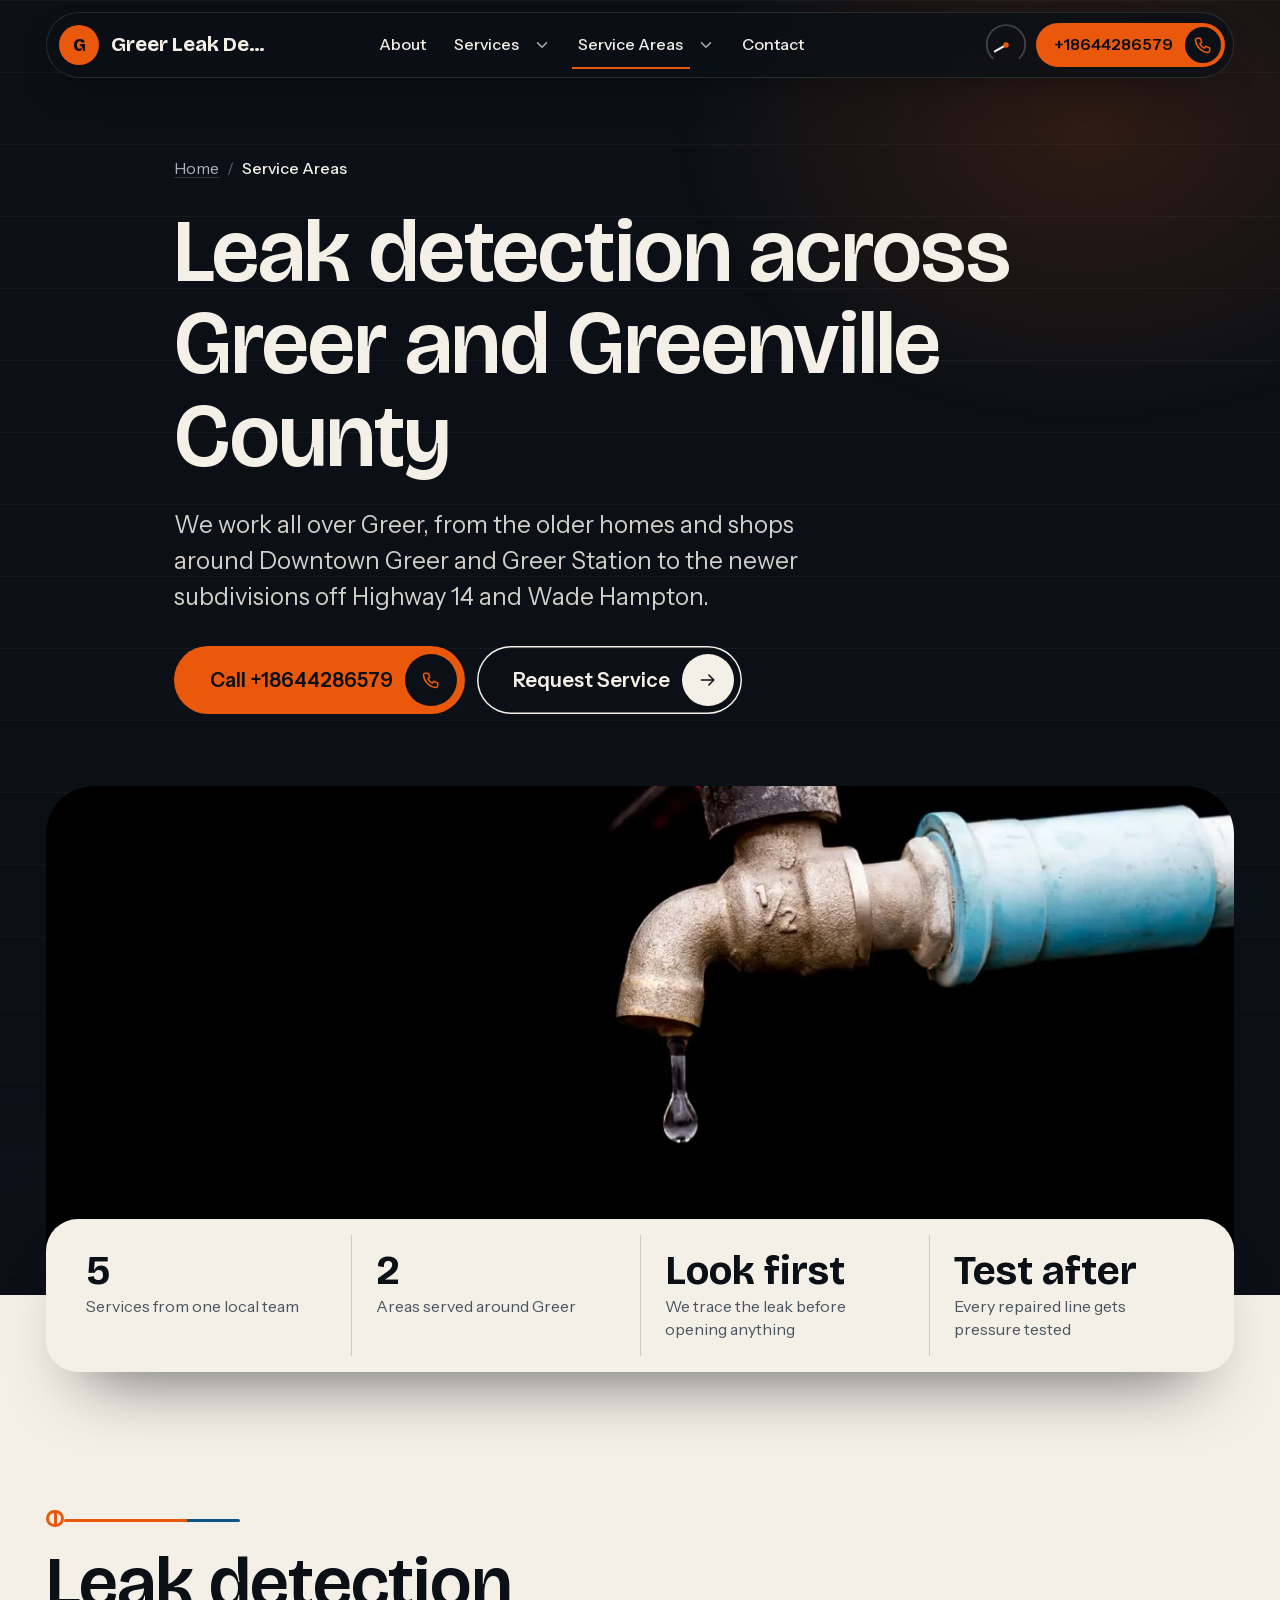
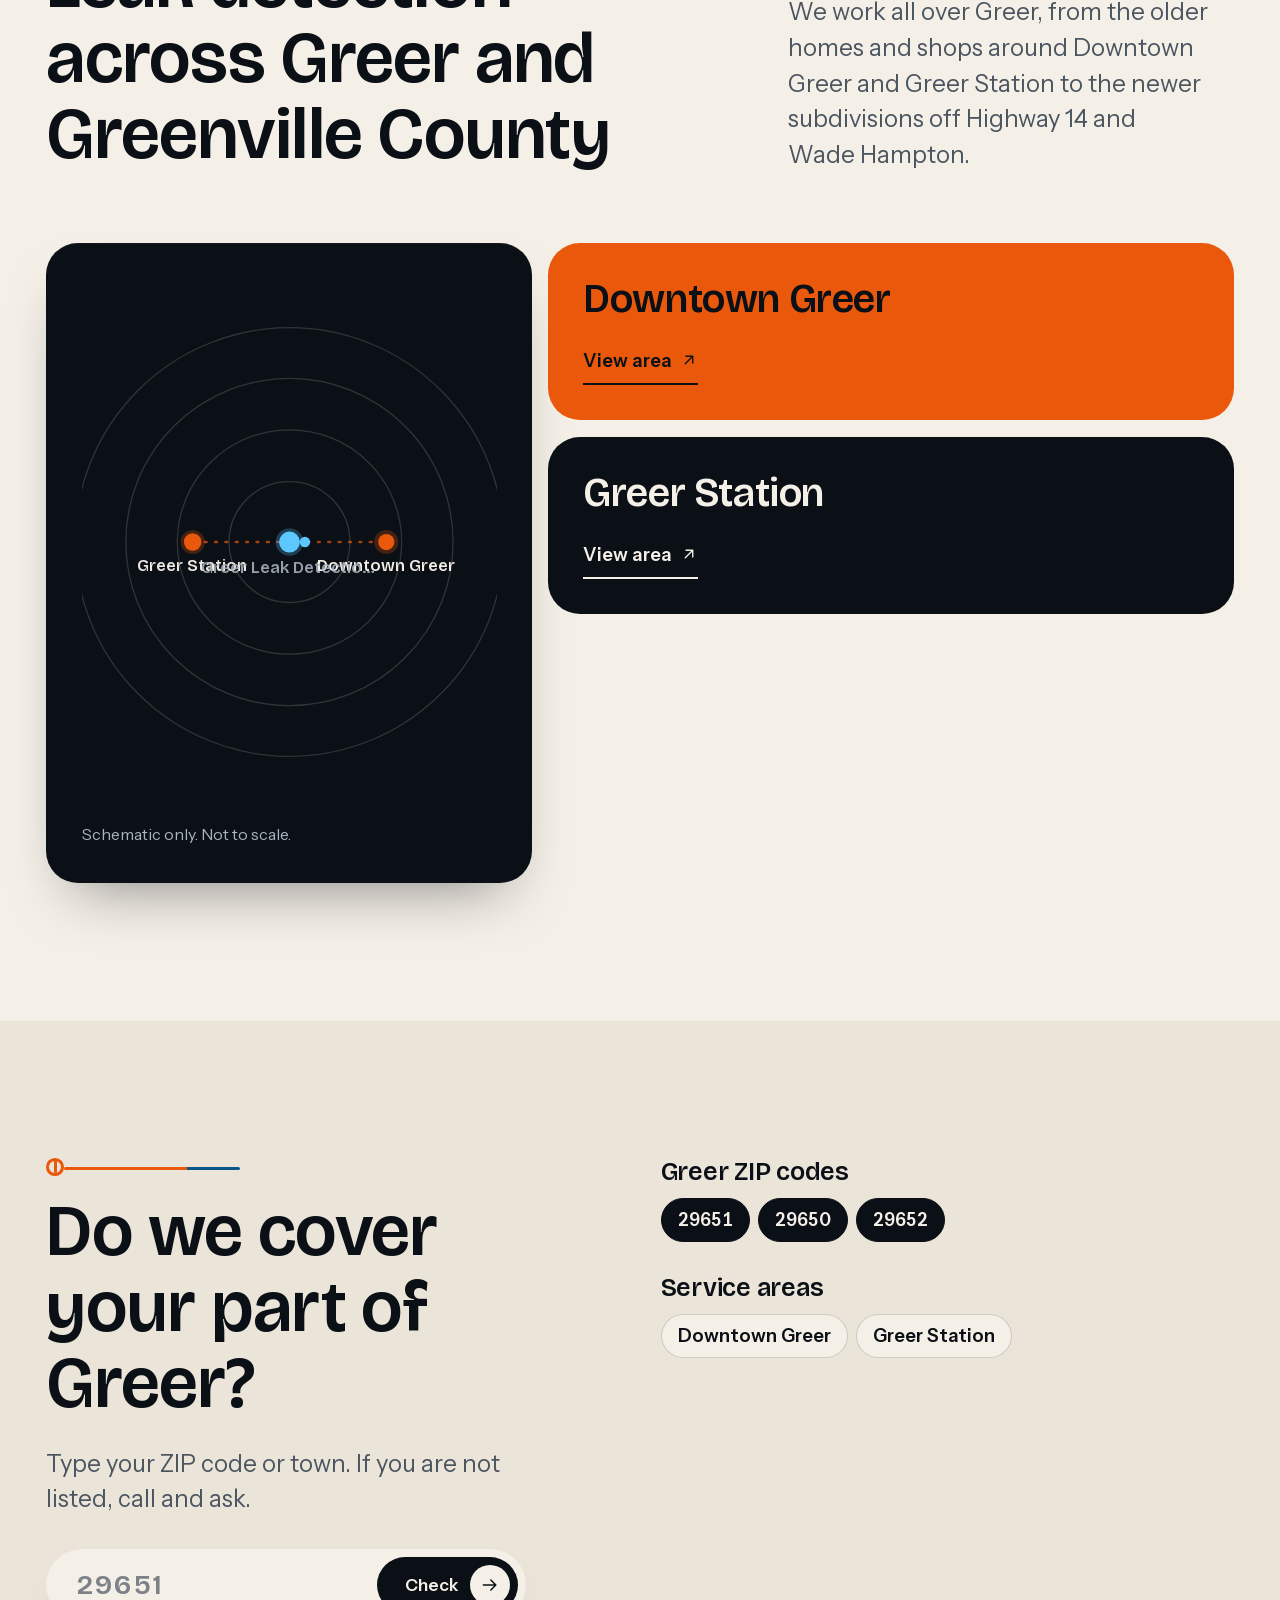
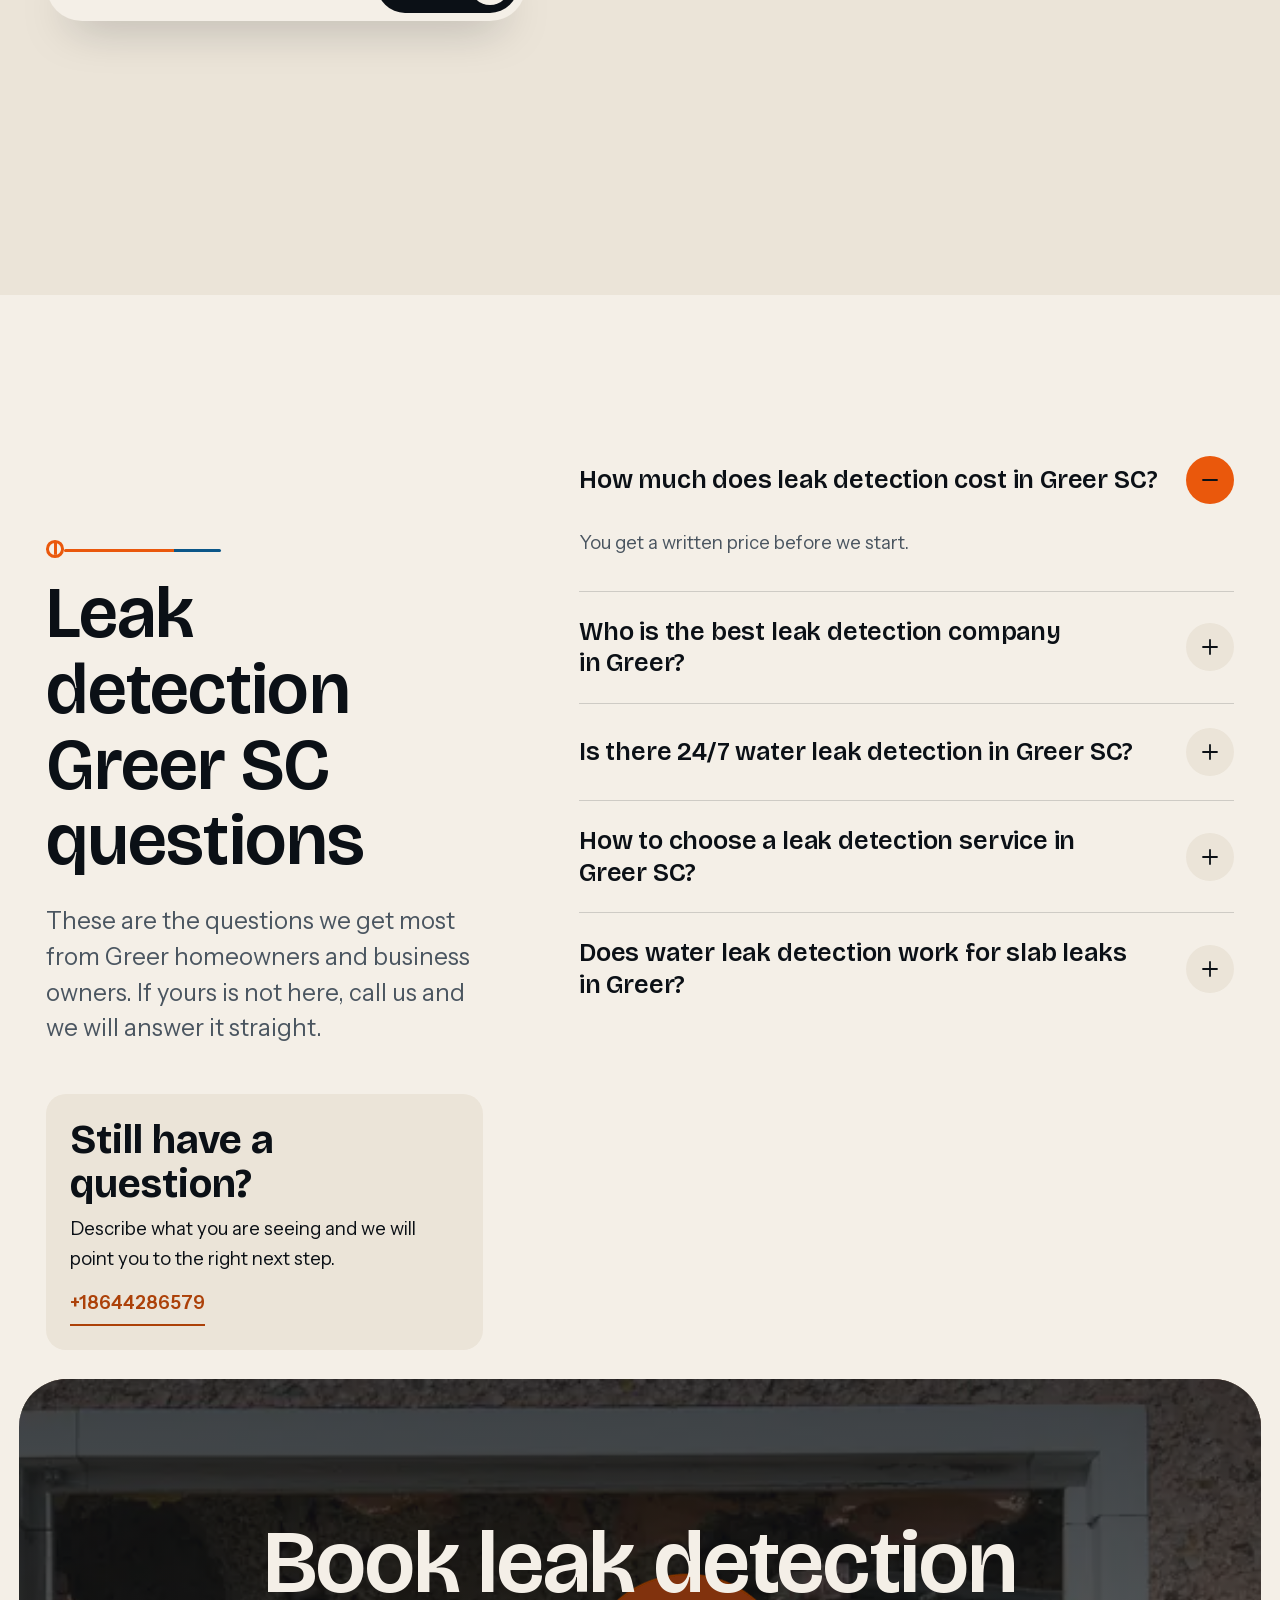
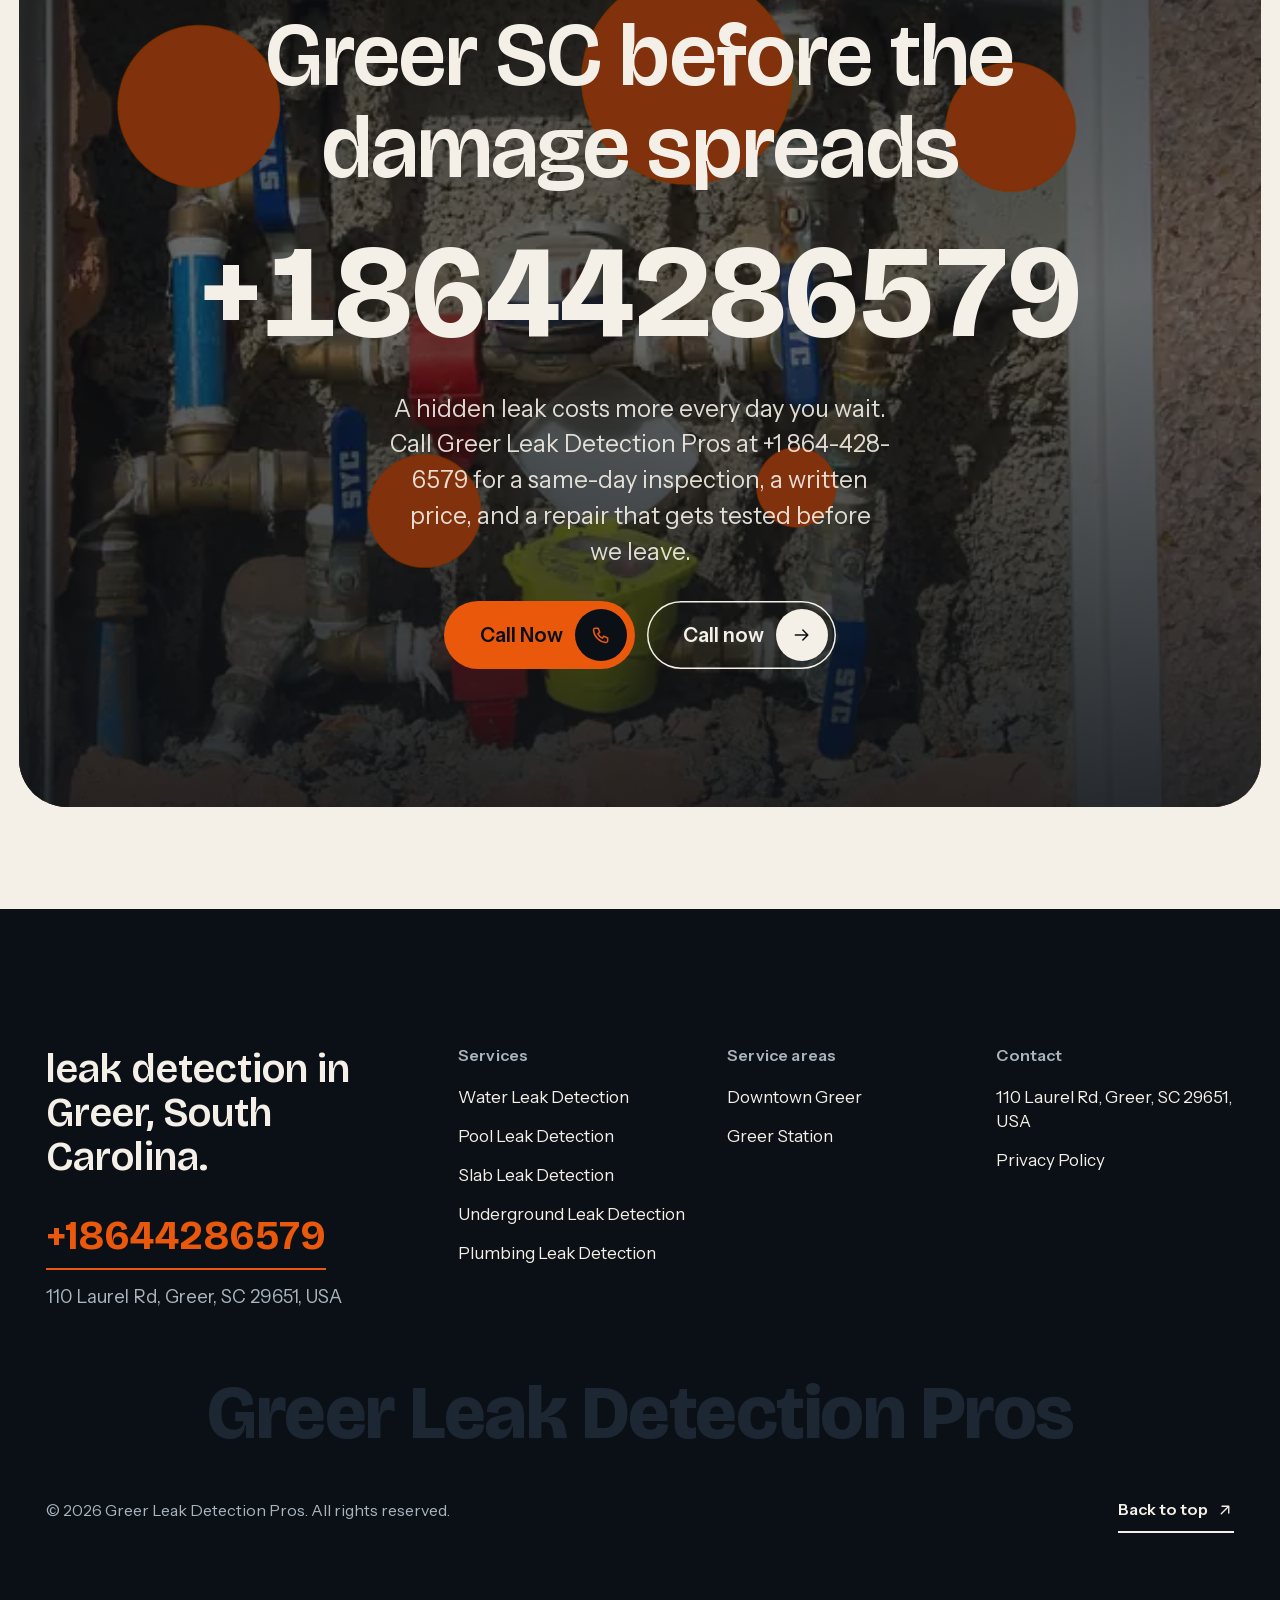
<file: my first project/locations.html>
<!doctype html>
<html lang="en">
  <head>
    <meta charset="UTF-8" />
    <meta name="viewport" content="width=device-width, initial-scale=1" />
    <meta name="theme-color" content="#0b1016" />
    <title>Service Areas | Greer &amp; Surrounding Areas</title>
    <meta name="description" content="Greer Leak Detection Pros proudly serve Greer &amp; Surrounding Areas. See every area we cover for leak detection services." />
    <meta name="author" content="Greer Leak Detection Pros" />
    <meta name="robots" content="index, follow, max-image-preview:large, max-snippet:-1, max-video-preview:-1" />
    <link rel="canonical" href="https://greerleakdetection.com/locations.html" />
    <link rel="alternate" hreflang="en" href="https://greerleakdetection.com/locations.html" />
    <link rel="alternate" hreflang="x-default" href="https://greerleakdetection.com/locations.html" />
    
    <meta property="og:type" content="website" />
    <meta property="og:site_name" content="Greer Leak Detection Pros" />
    <meta property="og:locale" content="en_US" />
    <meta property="og:url" content="https://greerleakdetection.com/locations.html" />
    <meta property="og:title" content="Service Areas | Greer &amp; Surrounding Areas" />
    <meta property="og:description" content="Greer Leak Detection Pros proudly serve Greer &amp; Surrounding Areas. See every area we cover for leak detection services." />
    <meta property="og:image" content="/assets/images/gen/locations-1cc72b4d.webp" />
    <meta property="og:image:alt" content="Service Areas — Greer &amp; Surrounding Areas | Greer Leak Detection Pros" />
    <meta name="twitter:card" content="summary_large_image" />
    <meta name="twitter:title" content="Service Areas | Greer &amp; Surrounding Areas" />
    <meta name="twitter:description" content="Greer Leak Detection Pros proudly serve Greer &amp; Surrounding Areas. See every area we cover for leak detection services." />
    <meta name="twitter:image" content="/assets/images/gen/locations-1cc72b4d.webp" />
    <meta name="twitter:image:alt" content="Service Areas — Greer &amp; Surrounding Areas | Greer Leak Detection Pros" />
    <script type="application/ld+json">{"@context":"https://schema.org","@type":"WebSite","@id":"https://greerleakdetection.com/#website","url":"https://greerleakdetection.com/","name":"Greer Leak Detection Pros","inLanguage":"en","publisher":{"@id":"https://greerleakdetection.com/#localbusiness"}}</script>
    <script type="application/ld+json">{"@context":"https://schema.org","@type":"LocalBusiness","@id":"https://greerleakdetection.com/#localbusiness","name":"Greer Leak Detection Pros","url":"https://greerleakdetection.com/","telephone":"+18644286579","address":{"@type":"PostalAddress","streetAddress":"110 Laurel Rd, Greer, SC 29651, USA","addressLocality":"Greer","addressRegion":"South Carolina","postalCode":"29651","addressCountry":"US"}}</script>
    <script type="application/ld+json">{"@context":"https://schema.org","@type":"BreadcrumbList","itemListElement":[{"@type":"ListItem","position":1,"name":"Home","item":"https://greerleakdetection.com/"},{"@type":"ListItem","position":2,"name":"Service Areas","item":"https://greerleakdetection.com/locations.html"}]}</script>
    <script type="application/ld+json">{"@context":"https://schema.org","@type":"CollectionPage","@id":"https://Follow link (ctrl + click).com/locations.html#webpage","url":"https://Follow link (ctrl + click).com/locations.html","name":"Service Areas — Greer & Surrounding Areas | Greer Leak Detection Pros","isPartOf":{"@id":"https://greerleakdetection.com/#website"},"about":{"@id":"https://greerleakdetection.com/#localbusiness"}}</script>
    
    <link rel="preload" as="image" href="assets/images/gen/locations-1cc72b4d.webp" fetchpriority="high" />
    <link rel="icon" href="data:image/svg+xml,%3Csvg%20xmlns=%27http://www.w3.org/2000/svg%27%20viewBox=%270%200%2032%2032%27%3E%3Crect%20width=%2732%27%20height=%2732%27%20rx=%277%27%20fill=%27%23EA580C%27/%3E%3Ctext%20x=%2716%27%20y=%2723%27%20font-family=%27Arial,sans-serif%27%20font-size=%2719%27%20font-weight=%27700%27%20fill=%27%23ffffff%27%20text-anchor=%27middle%27%3EG%3C/text%3E%3C/svg%3E" />
    <link rel="apple-touch-icon" href="assets/images/apple-touch-icon.png" />
    <script>window.__RL_LEADS={siteId:"6ada32663430ed22e3f58fc7",apiBase:["https:","","ranklocal.cc"].join("/"),turnstileSiteKey:""};</script>
    <script>(function(){try{if(window.self===window.top){document.documentElement.classList.add("js");}}catch(e){}})();</script>
    <link rel="stylesheet" href="assets/global.css" />
  </head>
  <body class="fl-page page-locations">
    <a class="skip-link" href="#main">Skip to main content</a>
    <div class="scroll-progress" aria-hidden="true"><span data-progress-bar></span></div>
  <header class="site-header" id="top" data-header>
    <div class="site-header__bar">
      <a class="site-header__brand" href="index.html"><span class="site-header__mark" aria-hidden="true"><span class="site-header__initial">G</span></span><span class="site-header__name">Greer Leak Detection Pros</span><span class="sr-only"> Home</span></a>
      <nav class="site-header__nav" aria-label="Primary navigation">
        <ul class="site-header__list">
          <li><a class="nav-link" href="about.html"><span class="nav-link__text" data-text="About">About</span></a></li>
          <!-- RL-AUTO:nav-services START -->
<li class="nav-drop" data-dropdown>
          <a class="nav-link" href="services.html"><span class="nav-link__text" data-text="Services">Services</span></a>
          <button class="nav-drop__toggle" type="button" aria-expanded="false" aria-controls="nav-services-panel"><span class="sr-only">Open Menu: Services</span><svg class="icon icon--sm" viewBox="0 0 24 24" aria-hidden="true" focusable="false"><path d="m6 9 6 6 6-6"/></svg></button>
          <div class="nav-drop__panel" id="nav-services-panel" hidden>
            <ul class="nav-drop__list"><li><a class="nav-drop__link" href="water-leak-detection.html">Water Leak Detection</a></li><li><a class="nav-drop__link" href="pool-leak-detection.html">Pool Leak Detection</a></li><li><a class="nav-drop__link" href="slab-leak-detection.html">Slab Leak Detection</a></li><li><a class="nav-drop__link" href="underground-leak-detection.html">Underground Leak Detection</a></li><li><a class="nav-drop__link" href="plumbing-leak-detection.html">Plumbing Leak Detection</a></li></ul>
            <a class="nav-drop__all" href="services.html">View all services <svg class="icon icon--sm" viewBox="0 0 24 24" aria-hidden="true" focusable="false"><path d="M4 12h15M13 6l6 6-6 6"/></svg></a>
          </div>
        </li>
<!-- RL-AUTO:nav-services END -->
          <!-- RL-AUTO:nav-locations START -->
<li class="nav-drop" data-dropdown>
          <a class="nav-link nav-link--current" href="locations.html" aria-current="page"><span class="nav-link__text" data-text="Service Areas">Service Areas</span></a>
          <button class="nav-drop__toggle" type="button" aria-expanded="false" aria-controls="nav-locations-panel"><span class="sr-only">Open Menu: Service Areas</span><svg class="icon icon--sm" viewBox="0 0 24 24" aria-hidden="true" focusable="false"><path d="m6 9 6 6 6-6"/></svg></button>
          <div class="nav-drop__panel" id="nav-locations-panel" hidden>
            <ul class="nav-drop__list"><li><a class="nav-drop__link" href="leak-detection-downtown-greer.html">Downtown Greer</a></li><li><a class="nav-drop__link" href="leak-detection-greer-station.html">Greer Station</a></li></ul>
            <a class="nav-drop__all" href="locations.html">View all service areas <svg class="icon icon--sm" viewBox="0 0 24 24" aria-hidden="true" focusable="false"><path d="M4 12h15M13 6l6 6-6 6"/></svg></a>
          </div>
        </li>
<!-- RL-AUTO:nav-locations END -->
          
          <li><a class="nav-link" href="contact.html"><span class="nav-link__text" data-text="Contact">Contact</span></a></li>
        </ul>
      </nav>
      <div class="site-header__tools">
        <div class="gauge-mini" data-gauge aria-hidden="true"><svg viewBox="0 0 48 48"><path class="gauge-mini__track" d="M9.5 38.5A21 21 0 1 1 38.5 38.5"/><path class="gauge-mini__fill" data-gauge-fill d="M9.5 38.5A21 21 0 1 1 38.5 38.5"/><line class="gauge-mini__needle" data-gauge-needle x1="24" y1="24" x2="24" y2="10"/><circle class="gauge-mini__hub" cx="24" cy="24" r="3"/></svg></div>
        <a class="btn btn--accent btn--sm site-header__call" href="tel:+18644286579" aria-label="Call +18644286579" data-fill><span class="btn__label">+18644286579</span><span class="btn__icon"><svg class="icon" viewBox="0 0 24 24" aria-hidden="true" focusable="false"><path d="M5 4h3.6l1.9 4.8-2.3 1.5a11 11 0 0 0 5.5 5.5l1.5-2.3L20 15.4V19a2 2 0 0 1-2.1 2A16.5 16.5 0 0 1 3 6.1 2 2 0 0 1 5 4Z"/></svg><svg class="icon" viewBox="0 0 24 24" aria-hidden="true" focusable="false"><path d="M5 4h3.6l1.9 4.8-2.3 1.5a11 11 0 0 0 5.5 5.5l1.5-2.3L20 15.4V19a2 2 0 0 1-2.1 2A16.5 16.5 0 0 1 3 6.1 2 2 0 0 1 5 4Z"/></svg></span><span class="sr-only"> Call</span></a>
        <button class="site-header__toggle" type="button" aria-expanded="false" aria-controls="site-menu" data-menu-toggle><span class="sr-only">Menu</span><span></span><span></span></button>
      </div>
    </div>
  </header>
  <div class="menu" id="site-menu" data-menu hidden>
    <div class="menu__panel theme-ink" role="dialog" aria-modal="true" aria-label="Primary navigation">
      <div class="menu__top">
        <span class="site-header__name">Greer Leak Detection Pros</span>
        <button class="menu__close" type="button" data-menu-close aria-label="Close"><svg class="icon" viewBox="0 0 24 24" aria-hidden="true" focusable="false"><path d="m6 6 12 12M18 6 6 18"/></svg></button>
      </div>
      <nav aria-label="Primary navigation">
        <ul class="menu__list"><li><a class="menu__link" href="index.html" data-menu-link><span>Home</span><svg class="icon icon--lg" viewBox="0 0 24 24" aria-hidden="true" focusable="false"><path d="M4 12h15M13 6l6 6-6 6"/></svg></a></li><li><a class="menu__link" href="about.html" data-menu-link><span>About</span><svg class="icon icon--lg" viewBox="0 0 24 24" aria-hidden="true" focusable="false"><path d="M4 12h15M13 6l6 6-6 6"/></svg></a></li><li><a class="menu__link" href="services.html" data-menu-link><span>Services</span><svg class="icon icon--lg" viewBox="0 0 24 24" aria-hidden="true" focusable="false"><path d="M4 12h15M13 6l6 6-6 6"/></svg></a></li><li><a class="menu__link menu__link--current" href="locations.html" data-menu-link aria-current="page"><span>Service Areas</span><svg class="icon icon--lg" viewBox="0 0 24 24" aria-hidden="true" focusable="false"><path d="M4 12h15M13 6l6 6-6 6"/></svg></a></li><li><a class="menu__link" href="contact.html" data-menu-link><span>Contact</span><svg class="icon icon--lg" viewBox="0 0 24 24" aria-hidden="true" focusable="false"><path d="M4 12h15M13 6l6 6-6 6"/></svg></a></li></ul>
      </nav>
      <div class="menu__foot">
        <a class="menu__call" href="tel:+18644286579"><span>Call</span><strong>+18644286579</strong></a>
        <p>110 Laurel Rd, Greer, SC 29651, USA, Greer, South Carolina</p>
      </div>
    </div>
  </div>
    <main id="main"><section class="p-hero section--ink p-hero--photo" data-hero aria-labelledby="page-title">
    <div class="container p-hero__inner">
      <nav class="crumbs" aria-label="Breadcrumb"><a href="index.html">Home</a><span class="crumbs__sep" aria-hidden="true">/</span><span aria-current="page">Service Areas</span></nav>
      <h1 class="p-hero__title" id="page-title">Leak detection across Greer and Greenville County</h1>
      <p class="p-hero__lead">We work all over Greer, from the older homes and shops around Downtown Greer and Greer Station to the newer subdivisions off Highway 14 and Wade Hampton.</p>
      
      <div class="p-hero__actions"><a class="btn btn--accent btn--lg" href="tel:+18644286579" data-fill><span class="btn__label">Call +18644286579</span><span class="btn__icon"><svg class="icon" viewBox="0 0 24 24" aria-hidden="true" focusable="false"><path d="M5 4h3.6l1.9 4.8-2.3 1.5a11 11 0 0 0 5.5 5.5l1.5-2.3L20 15.4V19a2 2 0 0 1-2.1 2A16.5 16.5 0 0 1 3 6.1 2 2 0 0 1 5 4Z"/></svg><svg class="icon" viewBox="0 0 24 24" aria-hidden="true" focusable="false"><path d="M5 4h3.6l1.9 4.8-2.3 1.5a11 11 0 0 0 5.5 5.5l1.5-2.3L20 15.4V19a2 2 0 0 1-2.1 2A16.5 16.5 0 0 1 3 6.1 2 2 0 0 1 5 4Z"/></svg></span></a><a class="btn btn--ghost btn--lg" href="#contact" data-fill><span class="btn__label">Request Service</span><span class="btn__icon"><svg class="icon" viewBox="0 0 24 24" aria-hidden="true" focusable="false"><path d="M4 12h15M13 6l6 6-6 6"/></svg><svg class="icon" viewBox="0 0 24 24" aria-hidden="true" focusable="false"><path d="M4 12h15M13 6l6 6-6 6"/></svg></span></a></div>
    </div>
    <div class="container"><figure class="media p-hero__photo"><img class="media__img" src="assets/images/gen/locations-1cc72b4d.webp" alt="" width="1600" height="686" sizes="(min-width: 90rem) 84rem, 100vw" fetchpriority="high" decoding="async" aria-hidden="true" /></figure></div>
  </section>
  <section class="trust" aria-label="Service assurances">
    <div class="container">
      <ul class="trust__list" data-ripple><li class="trust__item"><span class="trust__value">5</span><span class="trust__label">Services from one local team</span></li><li class="trust__item"><span class="trust__value">2</span><span class="trust__label">Areas served around Greer</span></li><li class="trust__item"><span class="trust__value">Look first</span><span class="trust__label">We trace the leak before opening anything</span></li><li class="trust__item"><span class="trust__value">Test after</span><span class="trust__label">Every repaired line gets pressure tested</span></li></ul>
    </div>
  </section>
  <!-- RL-AUTO:locations-section START -->
<section class="section locations" id="locations" aria-label="Service Areas">
    <div class="container">
      <div class="section-head section-head--split"><h2 class="section-head__title" id="locations-title" data-level>Leak detection across Greer and Greenville County</h2><p class="section-head__lead" data-flow>We work all over Greer, from the older homes and shops around Downtown Greer and Greer Station to the newer subdivisions off Highway 14 and Wade Hampton.</p></div>
      <div class="bento bento--n2" data-ripple>
        <div class="bento__map panel panel--ink theme-ink" data-radar-map data-base-label="Greer Leak Detection Pros">
          <svg viewBox="0 0 480 520" aria-hidden="true" focusable="false"><g class="map__rings" fill="none"><circle cx="240" cy="260" r="70" /><circle cx="240" cy="260" r="130" /><circle cx="240" cy="260" r="190" /><circle cx="240" cy="260" r="250" /></g></svg>
          <p class="bento__map-note">Schematic only. Not to scale.</p>
        </div>
        <article class="hub" data-hub="Downtown Greer" data-tilt>
          <h3 class="hub__name">Downtown Greer</h3>
          
          <a class="link-arrow hub__link" href="leak-detection-downtown-greer.html">View area <span class="sr-only">Downtown Greer</span> <svg class="icon icon--sm" viewBox="0 0 24 24" aria-hidden="true" focusable="false"><path d="M7 17 17 7M8 7h9v9"/></svg></a>
        </article><article class="hub" data-hub="Greer Station" data-tilt>
          <h3 class="hub__name">Greer Station</h3>
          
          <a class="link-arrow hub__link" href="leak-detection-greer-station.html">View area <span class="sr-only">Greer Station</span> <svg class="icon icon--sm" viewBox="0 0 24 24" aria-hidden="true" focusable="false"><path d="M7 17 17 7M8 7h9v9"/></svg></a>
        </article>
      </div>
      
    </div>
  </section>
<!-- RL-AUTO:locations-section END -->
  <!-- RL-AUTO:service-area-section START -->
<section class="section section--paper-2 area" id="service-area" aria-labelledby="area-title">
    <div class="container area__grid">
      <div class="area__finder flow-head" data-zip-finder data-msg-yes="Yes, {query} is on our list." data-msg-no="{query} is not on the list yet. Call and we will tell you straight away.">
        <h2 class="area__title" id="area-title" data-level>Do we cover your part of Greer?</h2>
        <p class="area__lead" data-flow>Type your ZIP code or town. If you are not listed, call and ask.</p>
        <form class="area__form" novalidate data-zip-form data-flow>
          <label class="sr-only" for="zip-input">ZIP code or town</label>
          <input class="area__input" id="zip-input" name="zip" type="text" autocomplete="postal-code" maxlength="40" placeholder="29651" aria-describedby="zip-result" data-zip-input>
          <button class="btn btn--ink" type="submit" data-fill><span class="btn__label">Check</span><span class="btn__icon"><svg class="icon" viewBox="0 0 24 24" aria-hidden="true" focusable="false"><path d="M4 12h15M13 6l6 6-6 6"/></svg><svg class="icon" viewBox="0 0 24 24" aria-hidden="true" focusable="false"><path d="M4 12h15M13 6l6 6-6 6"/></svg></span></button>
        </form>
        <div class="area__result" id="zip-result" role="status" aria-live="polite" data-zip-result></div>
      </div>
      <div class="area__clusters" data-ripple><section class="cluster cluster--primary" aria-labelledby="cluster-zips"><h3 class="cluster__title" id="cluster-zips">Greer ZIP codes</h3><ul class="cluster__chips"><li class="cluster__chip" data-zip-chip="29651">29651</li><li class="cluster__chip" data-zip-chip="29650">29650</li><li class="cluster__chip" data-zip-chip="29652">29652</li></ul></section><section class="cluster" aria-labelledby="cluster-areas"><h3 class="cluster__title" id="cluster-areas">Service areas</h3><ul class="cluster__chips"><li><a class="cluster__chip cluster__chip--link" data-zip-chip="downtown greer" href="leak-detection-downtown-greer.html">Downtown Greer</a></li><li><a class="cluster__chip cluster__chip--link" data-zip-chip="greer station" href="leak-detection-greer-station.html">Greer Station</a></li></ul></section></div>
    </div>
  </section>
<!-- RL-AUTO:service-area-section END -->
  <section class="section faq-section" id="faq" aria-labelledby="faq-title">
    <div class="container faq">
      <div class="faq__intro flow-head">
        <h2 class="faq__title" id="faq-title" data-level>Leak detection Greer SC questions</h2>
        <p class="faq__lead" data-flow>These are the questions we get most from Greer homeowners and business owners. If yours is not here, call us and we will answer it straight.</p>
        <div class="faq__aside" data-flow>
          <strong>Still have a question?</strong>
          <p>Describe what you are seeing and we will point you to the right next step.</p>
          <a href="tel:+18644286579">+18644286579</a>
        </div>
      </div>
      <div class="faq__list" data-accordion><div class="faq__item faq__item--open"><h3 class="faq__heading"><button class="faq__trigger" type="button" id="faq-0-btn" aria-expanded="true" aria-controls="faq-0" data-accordion-trigger><span>How much does leak detection cost in Greer SC?</span><span class="faq__icon" aria-hidden="true"><svg class="icon" viewBox="0 0 24 24" aria-hidden="true" focusable="false"><path d="M12 5v14M5 12h14"/></svg><svg class="icon" viewBox="0 0 24 24" aria-hidden="true" focusable="false"><path d="M5 12h14"/></svg></span></button></h3><div class="faq__panel" id="faq-0" role="region" aria-labelledby="faq-0-btn" data-accordion-panel><div class="faq__body"><p>You get a written price before we start.</p></div></div></div><div class="faq__item"><h3 class="faq__heading"><button class="faq__trigger" type="button" id="faq-1-btn" aria-expanded="false" aria-controls="faq-1" data-accordion-trigger><span>Who is the best leak detection company in Greer?</span><span class="faq__icon" aria-hidden="true"><svg class="icon" viewBox="0 0 24 24" aria-hidden="true" focusable="false"><path d="M12 5v14M5 12h14"/></svg><svg class="icon" viewBox="0 0 24 24" aria-hidden="true" focusable="false"><path d="M5 12h14"/></svg></span></button></h3><div class="faq__panel" id="faq-1" role="region" aria-labelledby="faq-1-btn" data-accordion-panel><div class="faq__body"><p>We use acoustic microphones, thermal imaging cameras and pressure testing gauges on every call, hand you photos of what we found, and test the line after the repair. Ask any company what tools they bring and whether the inspection fee comes off the repair.</p></div></div></div><div class="faq__item"><h3 class="faq__heading"><button class="faq__trigger" type="button" id="faq-2-btn" aria-expanded="false" aria-controls="faq-2" data-accordion-trigger><span>Is there 24/7 water leak detection in Greer SC?</span><span class="faq__icon" aria-hidden="true"><svg class="icon" viewBox="0 0 24 24" aria-hidden="true" focusable="false"><path d="M12 5v14M5 12h14"/></svg><svg class="icon" viewBox="0 0 24 24" aria-hidden="true" focusable="false"><path d="M5 12h14"/></svg></span></button></h3><div class="faq__panel" id="faq-2" role="region" aria-labelledby="faq-2-btn" data-accordion-panel><div class="faq__body"><p>If water is coming through a floor or wall, shut off the main and call us at +1 864-428-6579. We will walk you through the shutoff and get a tech out fast.</p></div></div></div><div class="faq__item"><h3 class="faq__heading"><button class="faq__trigger" type="button" id="faq-3-btn" aria-expanded="false" aria-controls="faq-3" data-accordion-trigger><span>How to choose a leak detection service in Greer SC?</span><span class="faq__icon" aria-hidden="true"><svg class="icon" viewBox="0 0 24 24" aria-hidden="true" focusable="false"><path d="M12 5v14M5 12h14"/></svg><svg class="icon" viewBox="0 0 24 24" aria-hidden="true" focusable="false"><path d="M5 12h14"/></svg></span></button></h3><div class="faq__panel" id="faq-3" role="region" aria-labelledby="faq-3-btn" data-accordion-panel><div class="faq__body"><p>Check three things: the tools they carry, whether they give a written price before opening anything, and whether they test the line after the repair. A real leak detection service in Greer SC will use electronic leak detection equipment like acoustic mics and thermal cameras, not just a flashlight and a guess. Ask for photos of the leak and the finished repair.</p></div></div></div><div class="faq__item"><h3 class="faq__heading"><button class="faq__trigger" type="button" id="faq-4-btn" aria-expanded="false" aria-controls="faq-4" data-accordion-trigger><span>Does water leak detection work for slab leaks in Greer?</span><span class="faq__icon" aria-hidden="true"><svg class="icon" viewBox="0 0 24 24" aria-hidden="true" focusable="false"><path d="M12 5v14M5 12h14"/></svg><svg class="icon" viewBox="0 0 24 24" aria-hidden="true" focusable="false"><path d="M5 12h14"/></svg></span></button></h3><div class="faq__panel" id="faq-4" role="region" aria-labelledby="faq-4-btn" data-accordion-panel><div class="faq__body"><p>Yes. Slab leaks are one of the most common calls we run in Greer, and water leak detection works well on them. We scan the floor with a thermal imaging camera to find the warm line, confirm it with acoustic gear, and mark the repair point so we cut one small section instead of breaking up the whole slab. Most slab repairs are finished in a day.</p></div></div></div></div>
    </div>
  </section>
  <section class="cta theme-ink" aria-labelledby="cta-title" data-goo-section>
    <div class="cta__bg" aria-hidden="true"><img class="cta__img" src="assets/images/gen/locations-18de6c78.webp" alt="" width="1600" height="1067" sizes="100vw" loading="lazy" decoding="async" aria-hidden="true" /><div class="cta__shade"></div></div>
    <svg class="cta__filter" width="0" height="0" aria-hidden="true" focusable="false"><defs><filter id="goo"><feGaussianBlur in="SourceGraphic" stdDeviation="14" result="blur" /><feColorMatrix in="blur" mode="matrix" values="1 0 0 0 0  0 1 0 0 0  0 0 1 0 0  0 0 0 22 -9" result="goo" /><feComposite in="SourceGraphic" in2="goo" operator="atop" /></filter></defs></svg>
    <div class="cta__goo" aria-hidden="true" data-goo><span class="cta__blob"></span><span class="cta__blob"></span><span class="cta__blob"></span><span class="cta__blob"></span><span class="cta__blob"></span></div>
    <div class="container cta__inner">
      <h2 class="cta__title" id="cta-title" data-level>Book leak detection Greer SC before the damage spreads</h2>
      <a class="cta__phone" href="tel:+18644286579">+18644286579</a>
      <p class="cta__lead" data-flow>A hidden leak costs more every day you wait. Call Greer Leak Detection Pros at +1 864-428-6579 for a same-day inspection, a written price, and a repair that gets tested before we leave.</p>
      <div class="cta__actions" data-flow><a class="btn btn--accent btn--lg" href="tel:+18644286579" data-fill><span class="btn__label">Call Now</span><span class="btn__icon"><svg class="icon" viewBox="0 0 24 24" aria-hidden="true" focusable="false"><path d="M5 4h3.6l1.9 4.8-2.3 1.5a11 11 0 0 0 5.5 5.5l1.5-2.3L20 15.4V19a2 2 0 0 1-2.1 2A16.5 16.5 0 0 1 3 6.1 2 2 0 0 1 5 4Z"/></svg><svg class="icon" viewBox="0 0 24 24" aria-hidden="true" focusable="false"><path d="M5 4h3.6l1.9 4.8-2.3 1.5a11 11 0 0 0 5.5 5.5l1.5-2.3L20 15.4V19a2 2 0 0 1-2.1 2A16.5 16.5 0 0 1 3 6.1 2 2 0 0 1 5 4Z"/></svg></span></a><a class="btn btn--ghost btn--lg" href="#contact" data-fill><span class="btn__label">Call now</span><span class="btn__icon"><svg class="icon" viewBox="0 0 24 24" aria-hidden="true" focusable="false"><path d="M4 12h15M13 6l6 6-6 6"/></svg><svg class="icon" viewBox="0 0 24 24" aria-hidden="true" focusable="false"><path d="M4 12h15M13 6l6 6-6 6"/></svg></span></a></div>
    </div>
  </section>

</main>
    <footer class="site-footer theme-ink" data-footer>
    <svg class="site-footer__wave" viewBox="0 0 1440 120" preserveAspectRatio="none" aria-hidden="true" focusable="false"><path data-wave d="M0 70C180 20 360 20 540 62S900 110 1080 66 1330 20 1440 60V120H0Z"/><path data-wave-target hidden d="M0 54C160 96 340 100 520 58S900 14 1090 56 1340 100 1440 64V120H0Z"/></svg>
    <div class="container">
      <div class="site-footer__grid">
        <div class="site-footer__brand">
          <p class="site-footer__lead">leak detection in Greer, South Carolina.</p>
          <a class="site-footer__phone" href="tel:+18644286579">+18644286579</a>
          <p class="site-footer__small">110 Laurel Rd, Greer, SC 29651, USA</p>
          
        </div>
        <nav class="site-footer__col" aria-label="Services">
          <h2 class="site-footer__title">Services</h2>
          <ul class="site-footer__list"><!-- RL-AUTO:footer-services START -->
<li><a href="water-leak-detection.html">Water Leak Detection</a></li><li><a href="pool-leak-detection.html">Pool Leak Detection</a></li><li><a href="slab-leak-detection.html">Slab Leak Detection</a></li><li><a href="underground-leak-detection.html">Underground Leak Detection</a></li><li><a href="plumbing-leak-detection.html">Plumbing Leak Detection</a></li>
<!-- RL-AUTO:footer-services END --></ul>
        </nav>
        <nav class="site-footer__col" aria-label="Service areas">
          <h2 class="site-footer__title">Service areas</h2>
          <ul class="site-footer__list"><!-- RL-AUTO:footer-locations START -->
<li><a href="leak-detection-downtown-greer.html">Downtown Greer</a></li><li><a href="leak-detection-greer-station.html">Greer Station</a></li>
<!-- RL-AUTO:footer-locations END --></ul>
        </nav>
        <div class="site-footer__col">
          <h2 class="site-footer__title">Contact</h2>
          <ul class="site-footer__list"><li><span>110 Laurel Rd, Greer, SC 29651, USA</span></li><li><a href="privacy-policy.html">Privacy Policy</a></li></ul>
        </div>
      </div>
      <p class="site-footer__word" aria-hidden="true" data-wordmark style="--wm-chars: 20.7">Greer Leak Detection Pros</p>
      <div class="site-footer__legal">
        <p>&copy; 2026 Greer Leak Detection Pros. All rights reserved.</p>
        <a class="link-arrow" href="#top" data-top-link>Back to top <svg class="icon icon--sm" viewBox="0 0 24 24" aria-hidden="true" focusable="false"><path d="M7 17 17 7M8 7h9v9"/></svg></a>
      </div>
    </div>
  </footer>
    <a class="sticky-call" href="tel:+18644286579" data-sticky-call><span class="sticky-call__icon" aria-hidden="true"><svg class="icon" viewBox="0 0 24 24" aria-hidden="true" focusable="false"><path d="M5 4h3.6l1.9 4.8-2.3 1.5a11 11 0 0 0 5.5 5.5l1.5-2.3L20 15.4V19a2 2 0 0 1-2.1 2A16.5 16.5 0 0 1 3 6.1 2 2 0 0 1 5 4Z"/></svg></span><span class="sticky-call__text"><span class="sticky-call__label">Call now</span><strong>+18644286579</strong></span></a>
    <script src="assets/js/main.js" defer></script>
  </body>
</html>
</file>
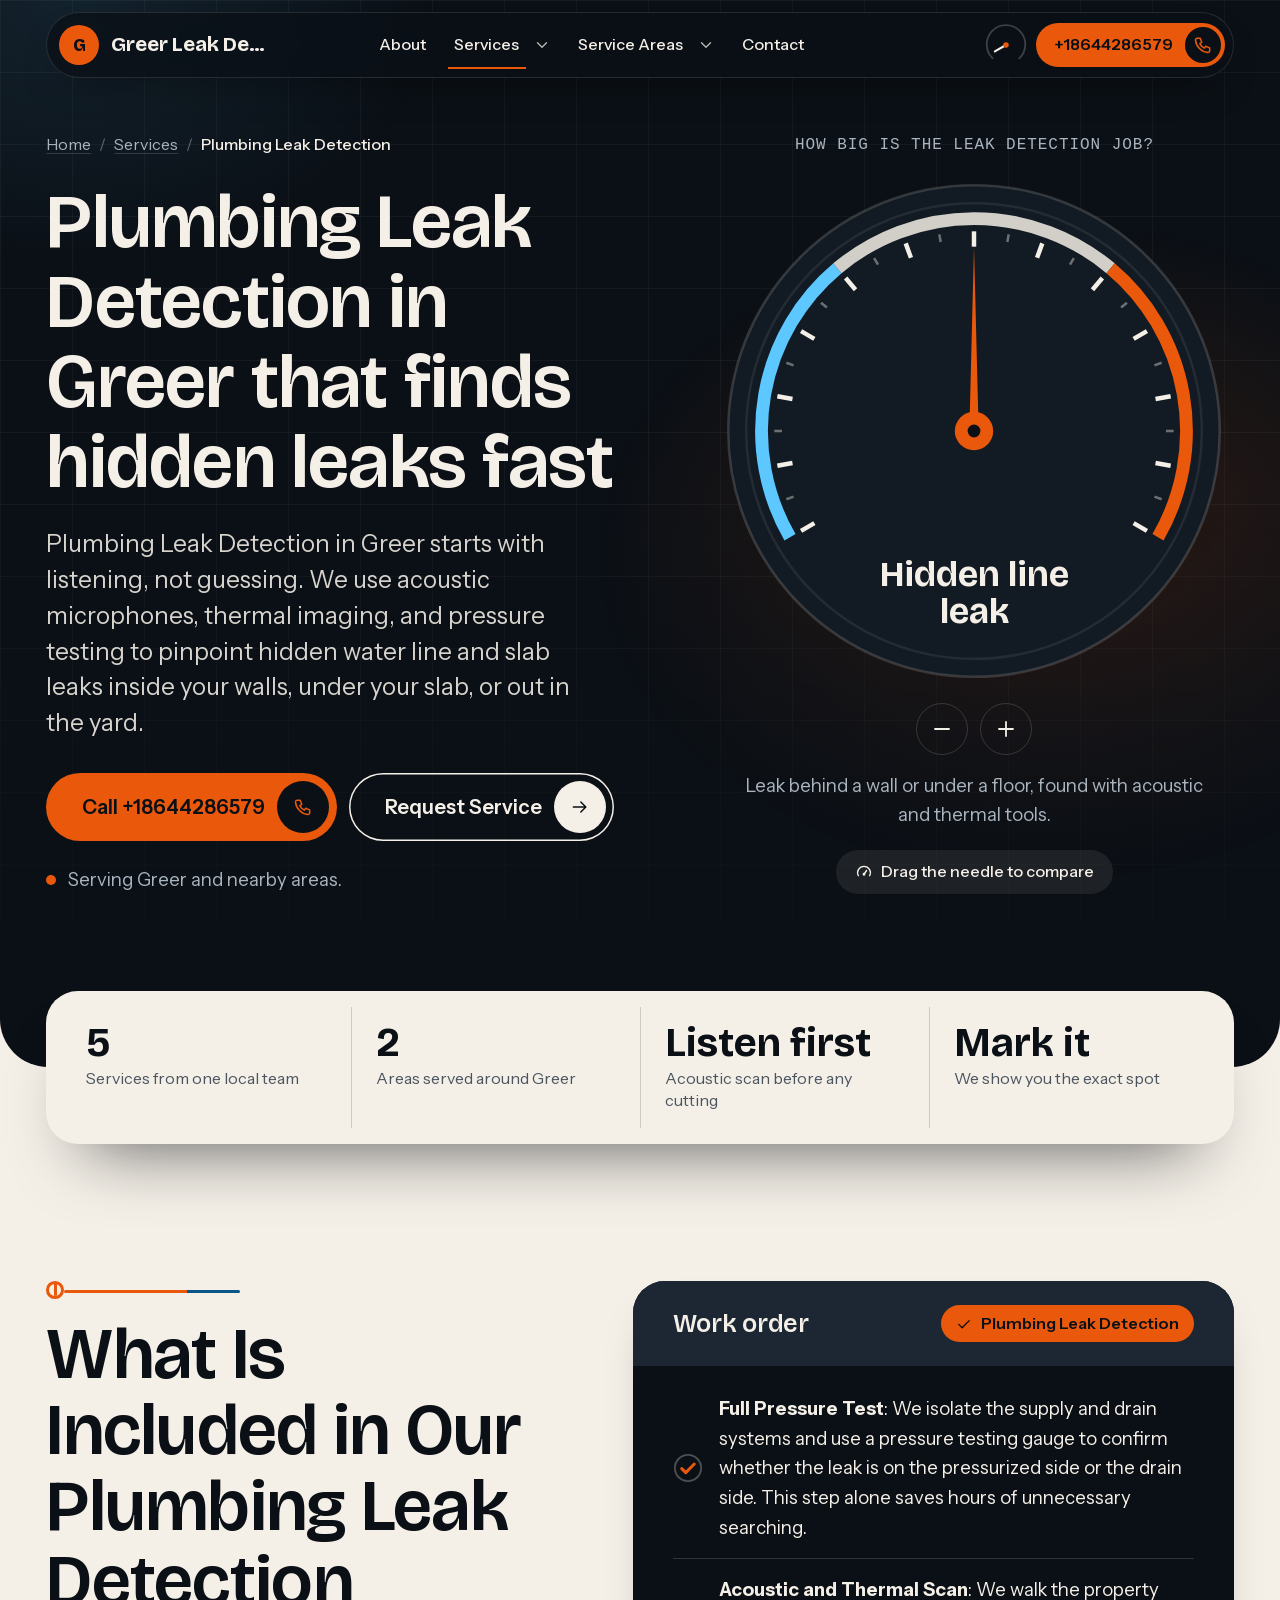
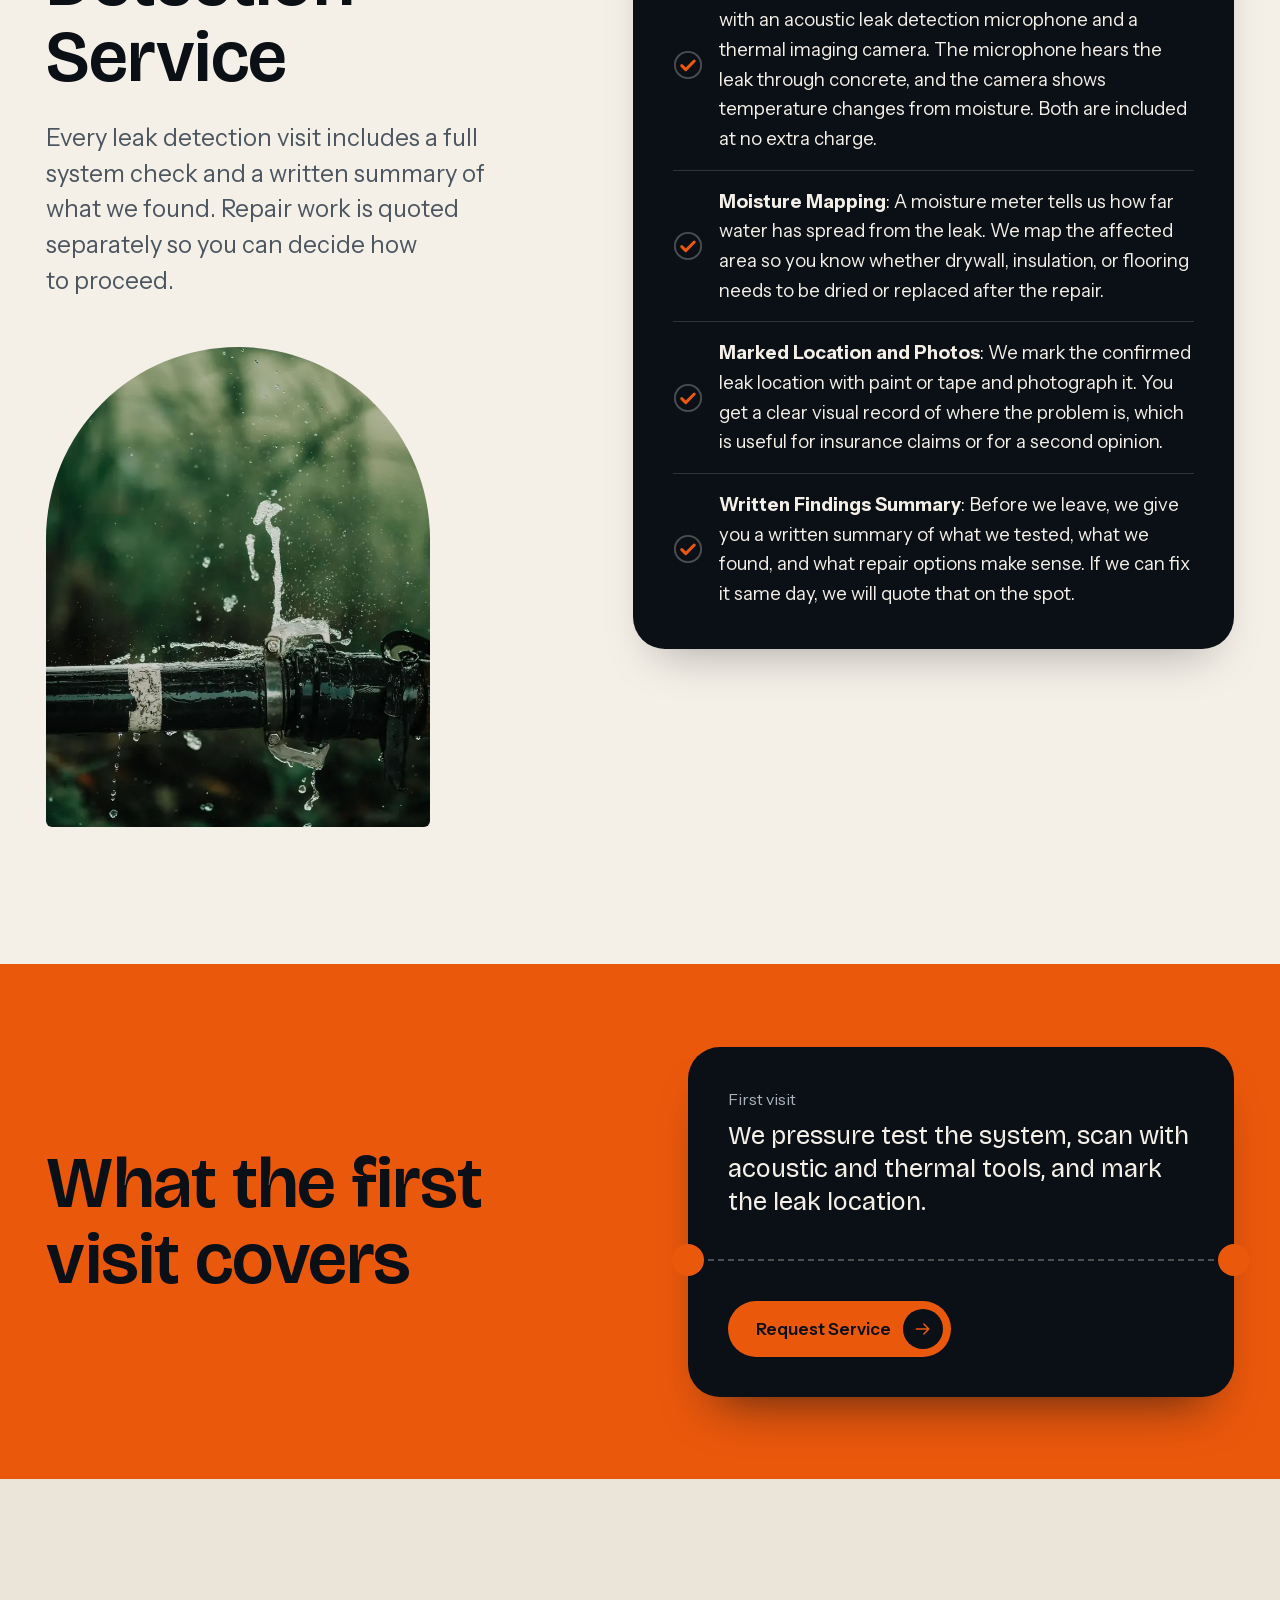
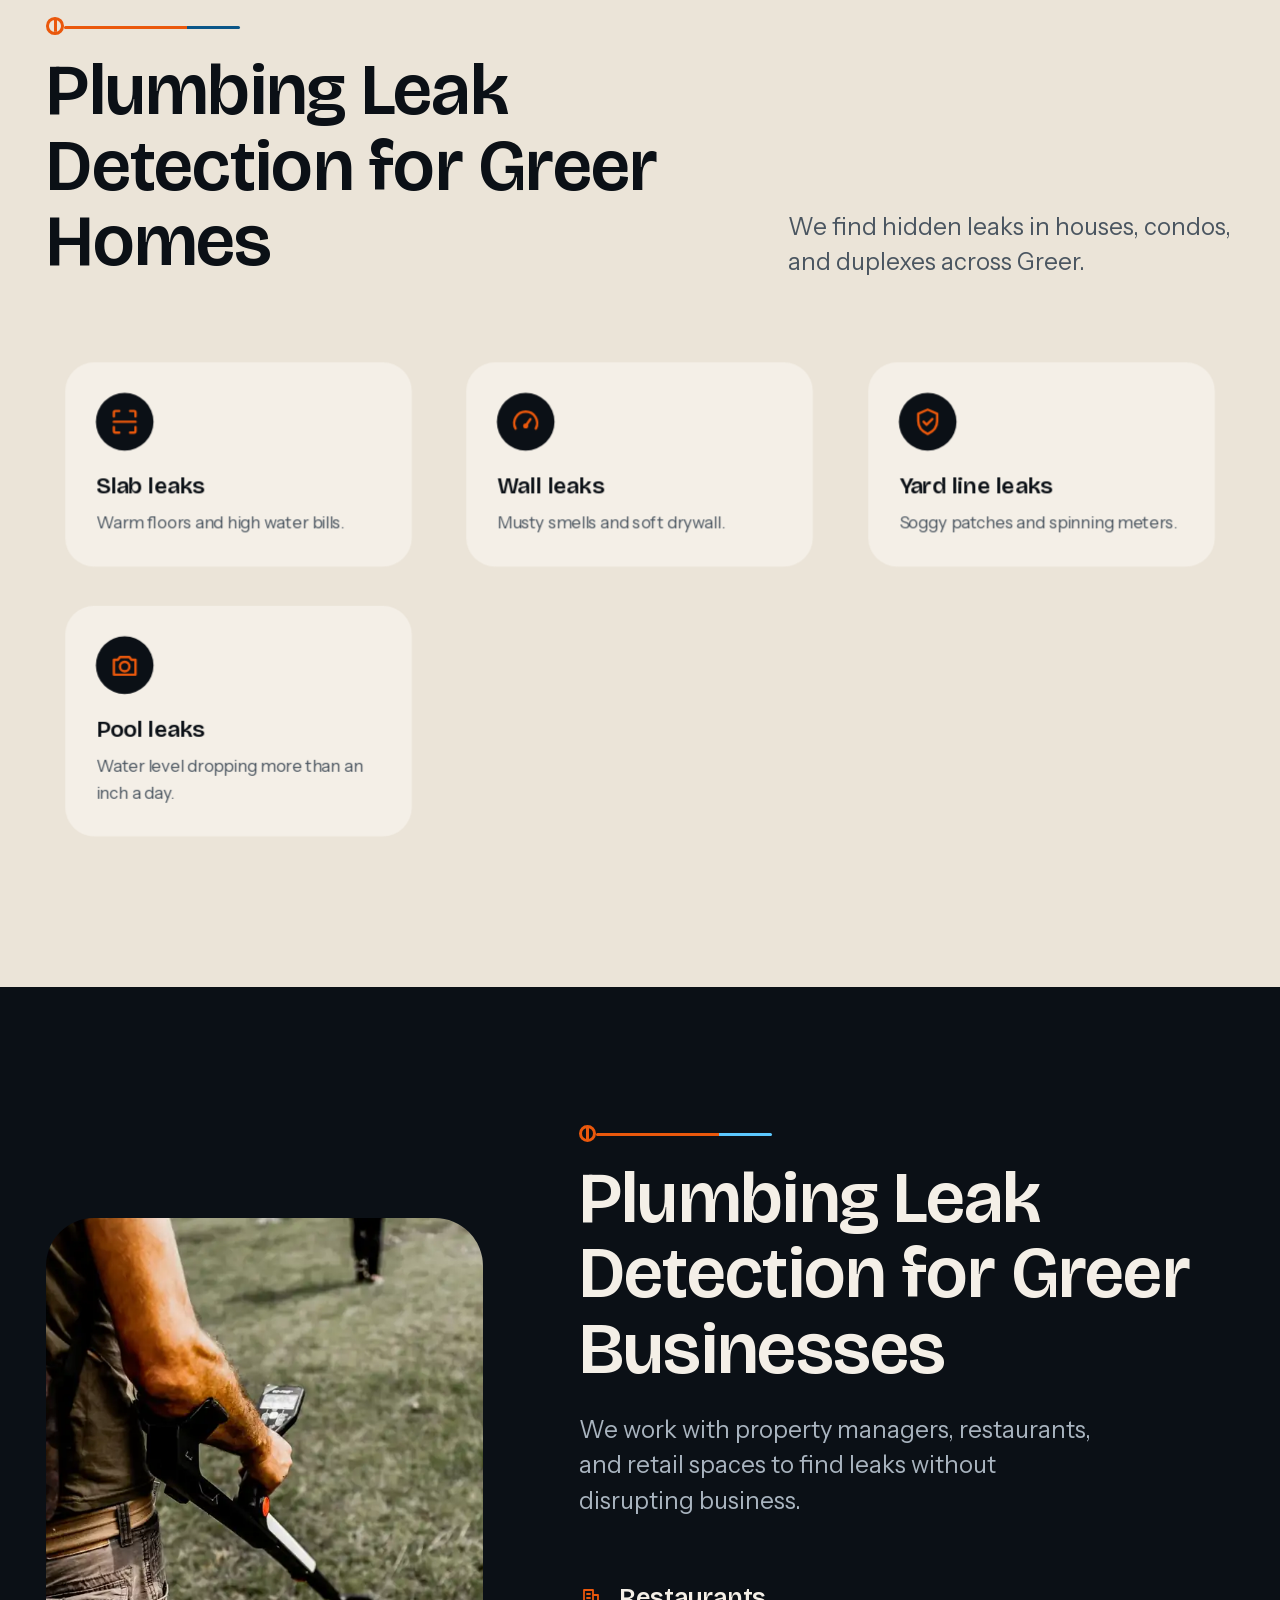
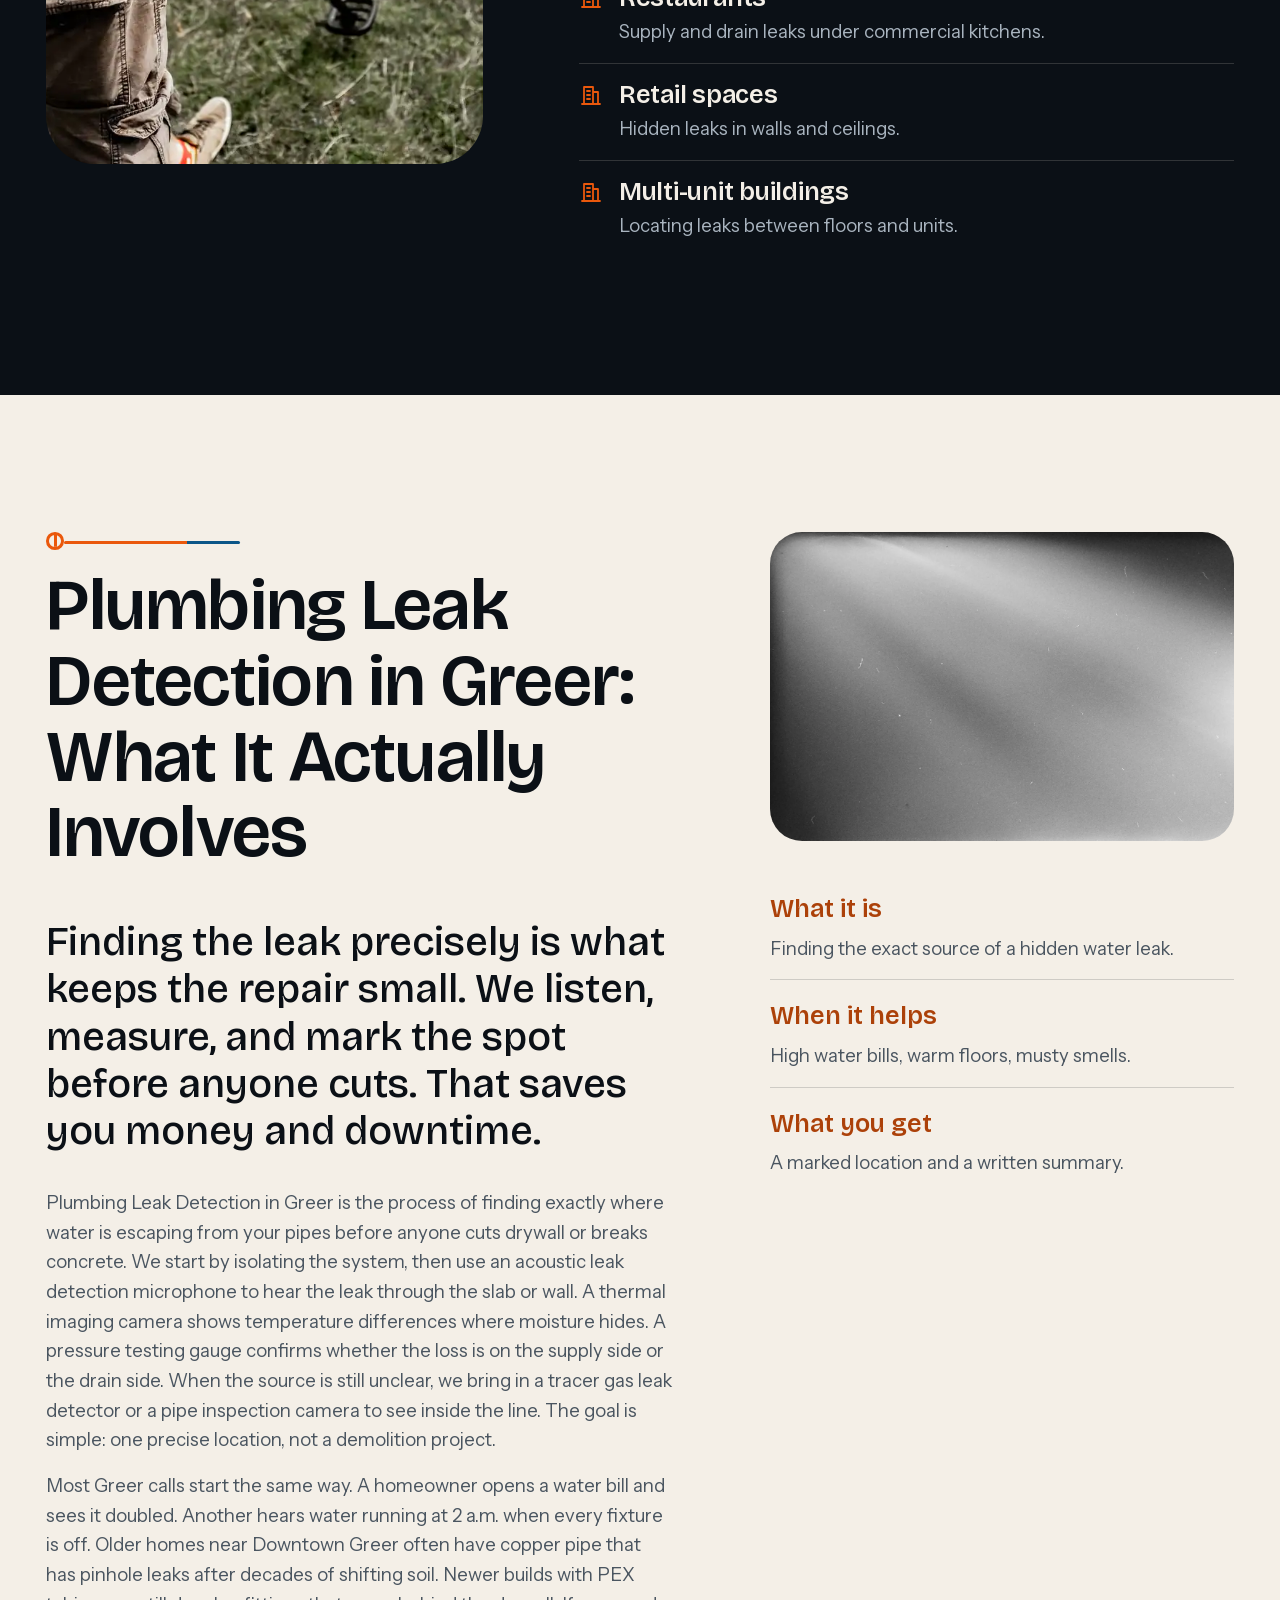
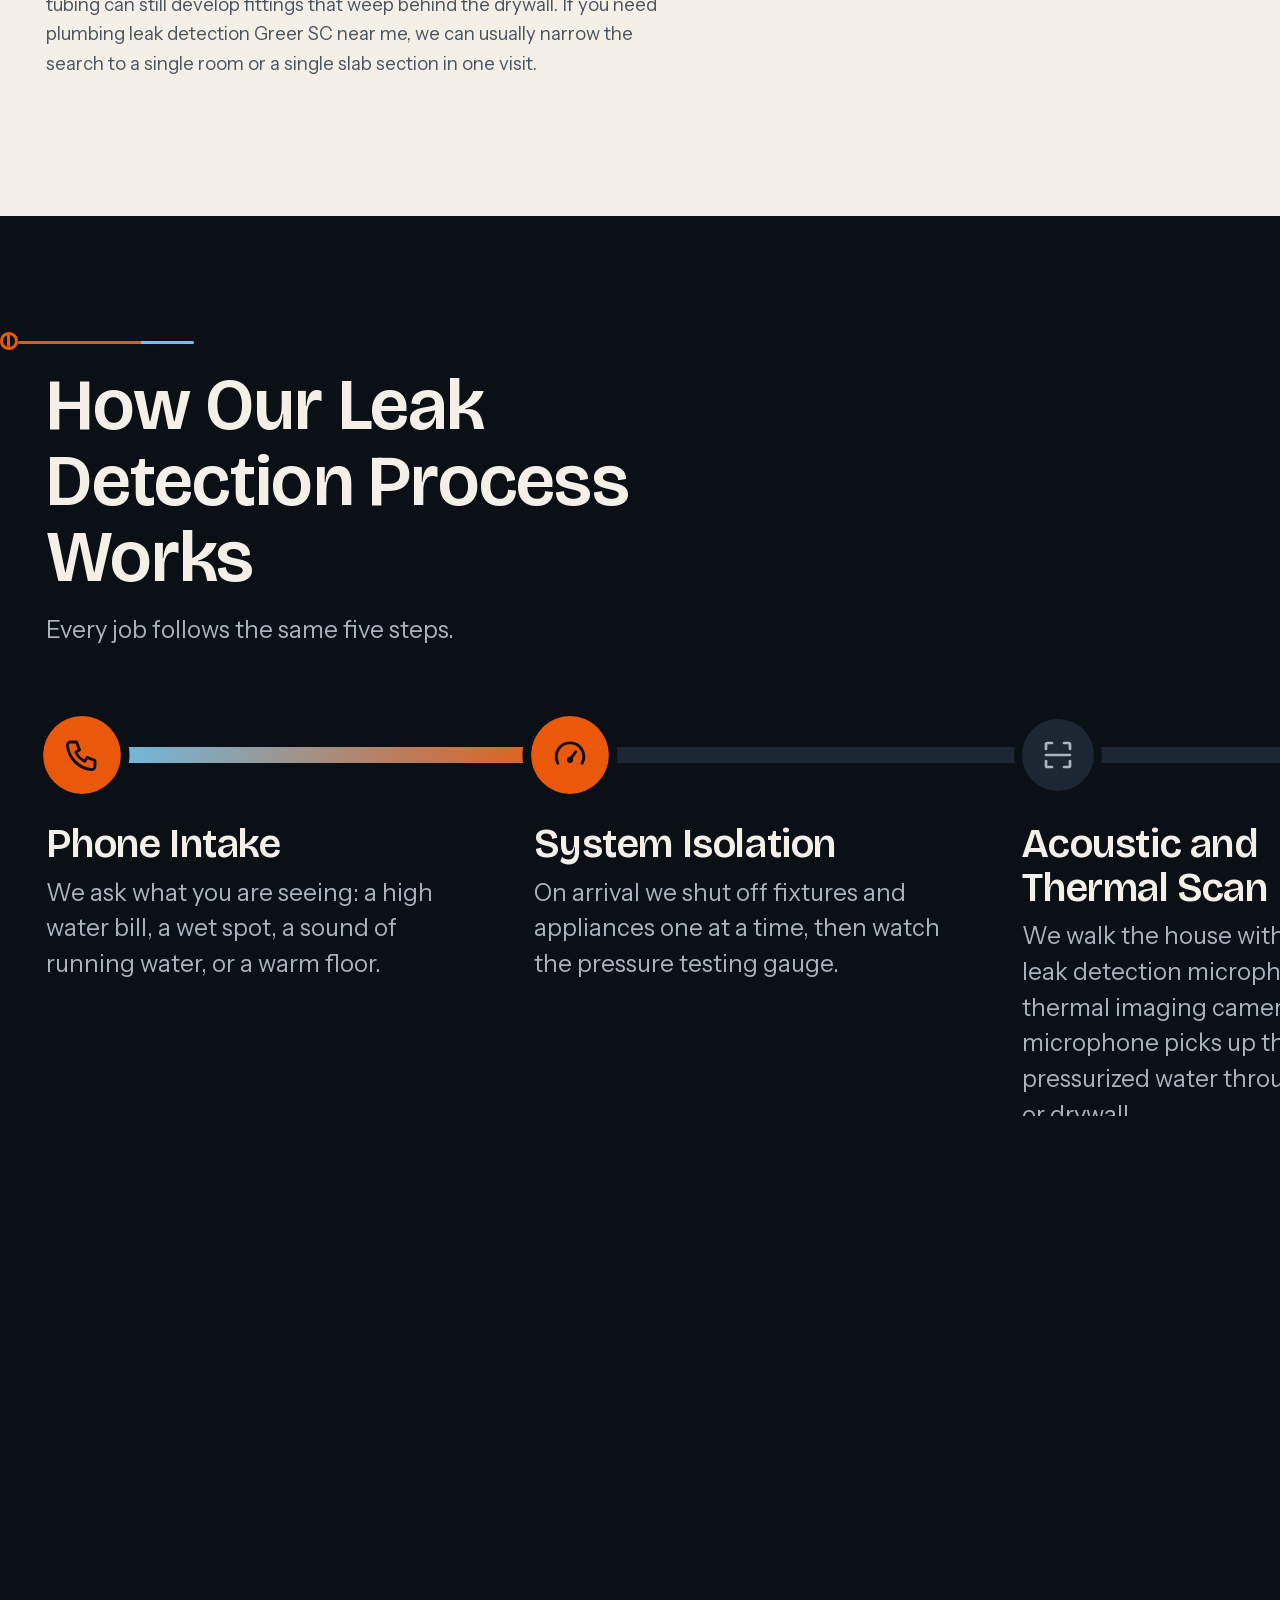
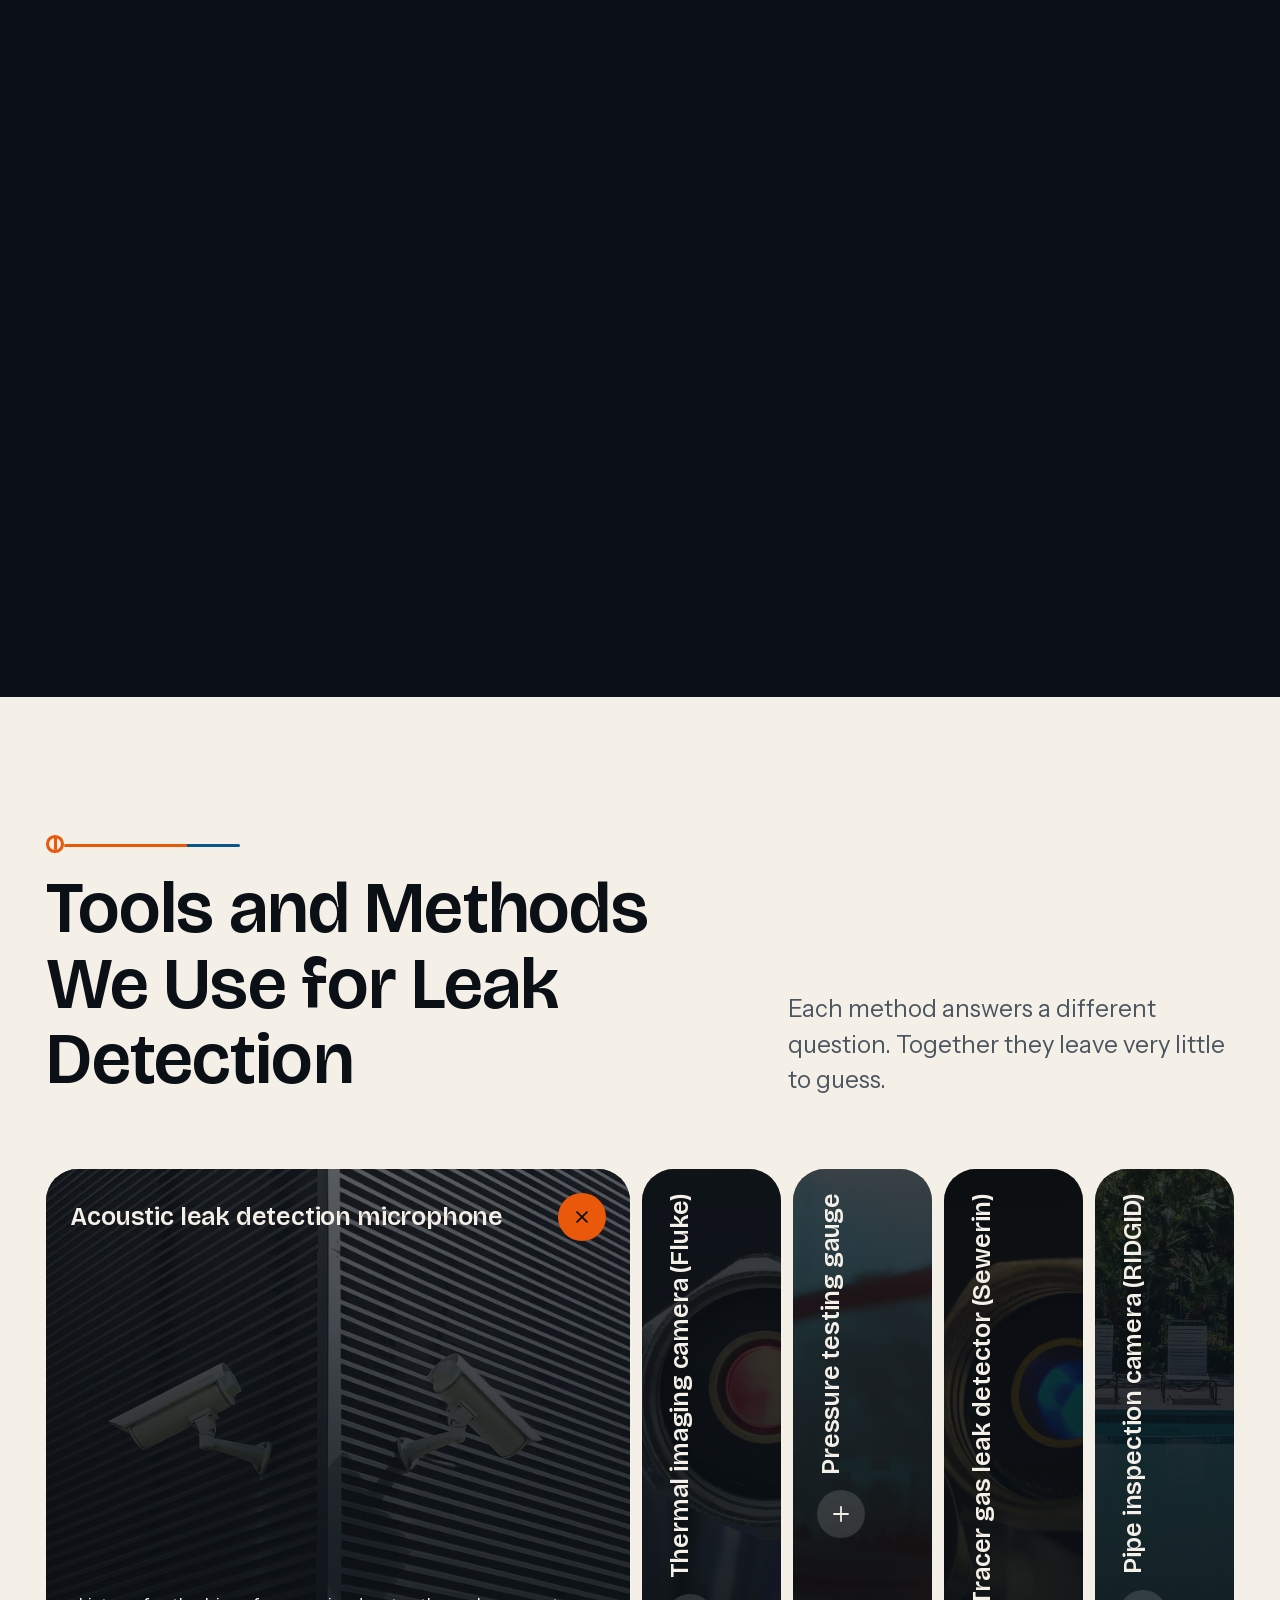
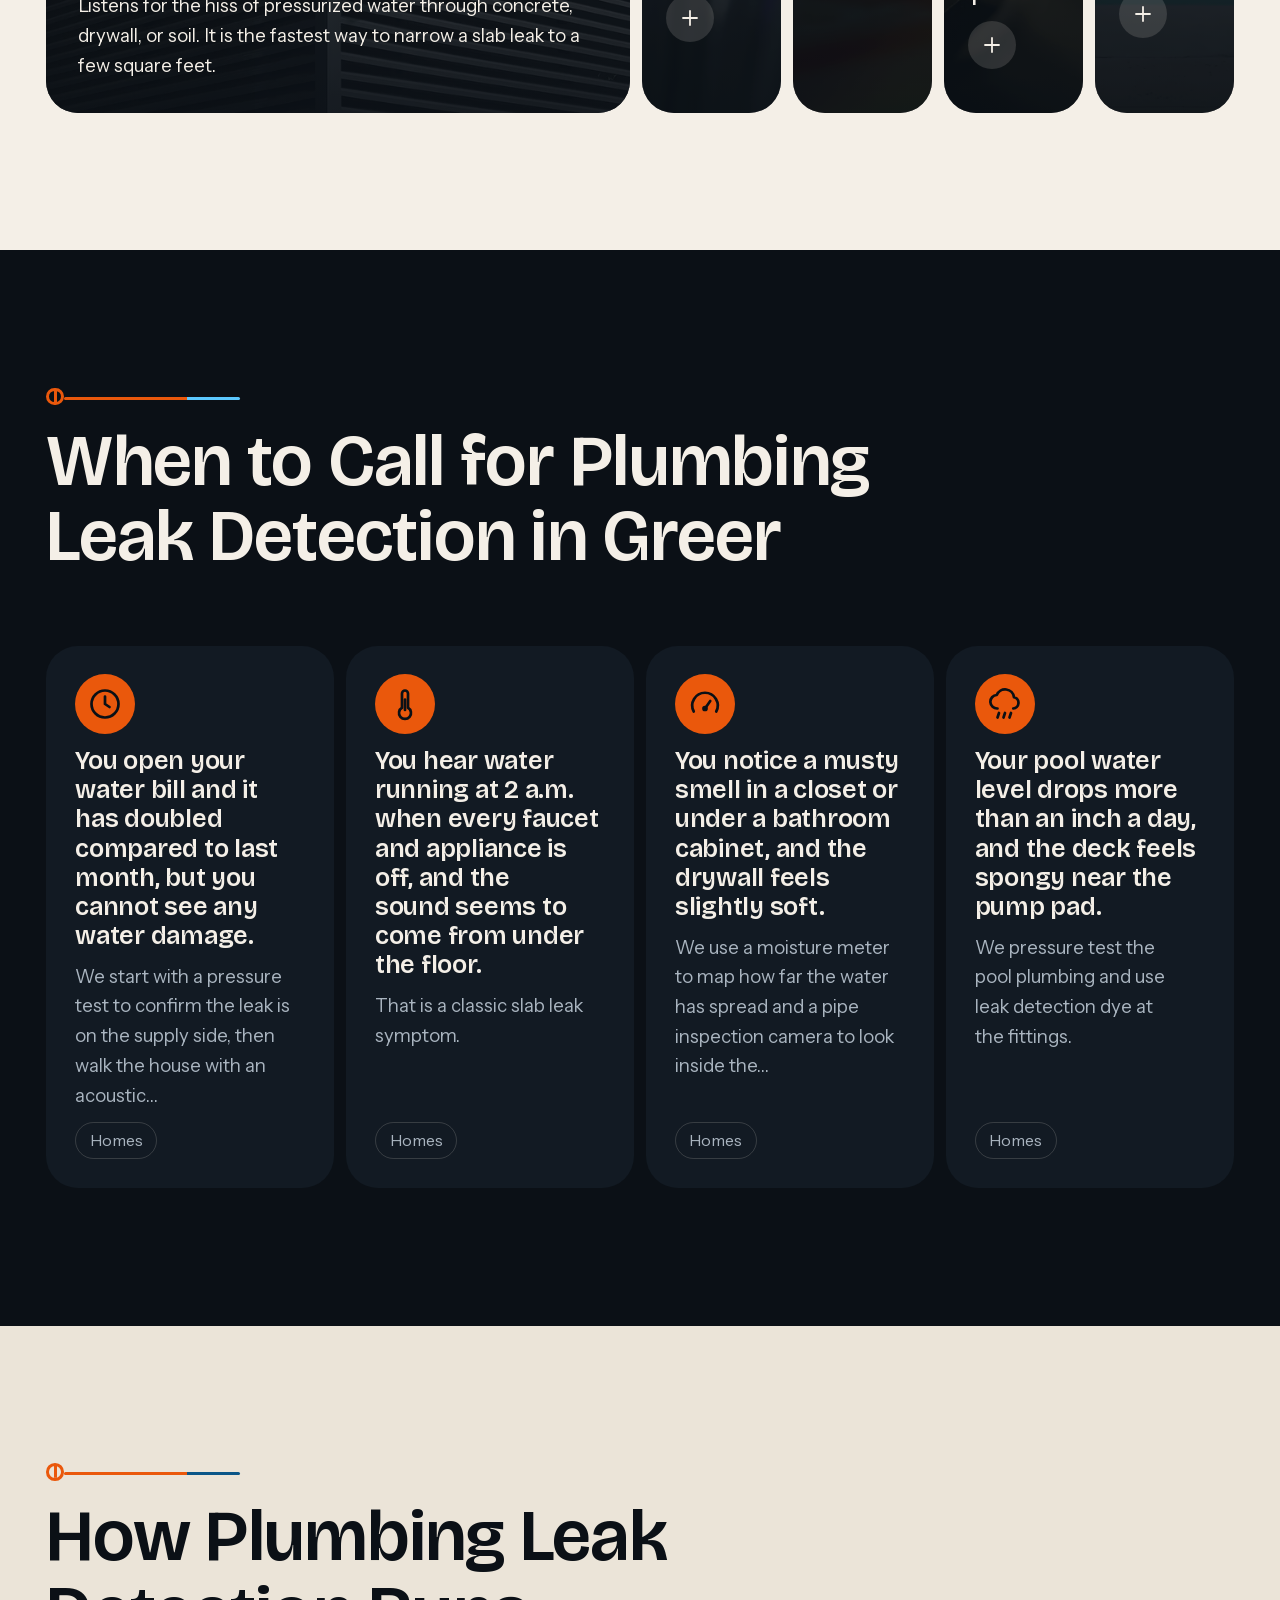
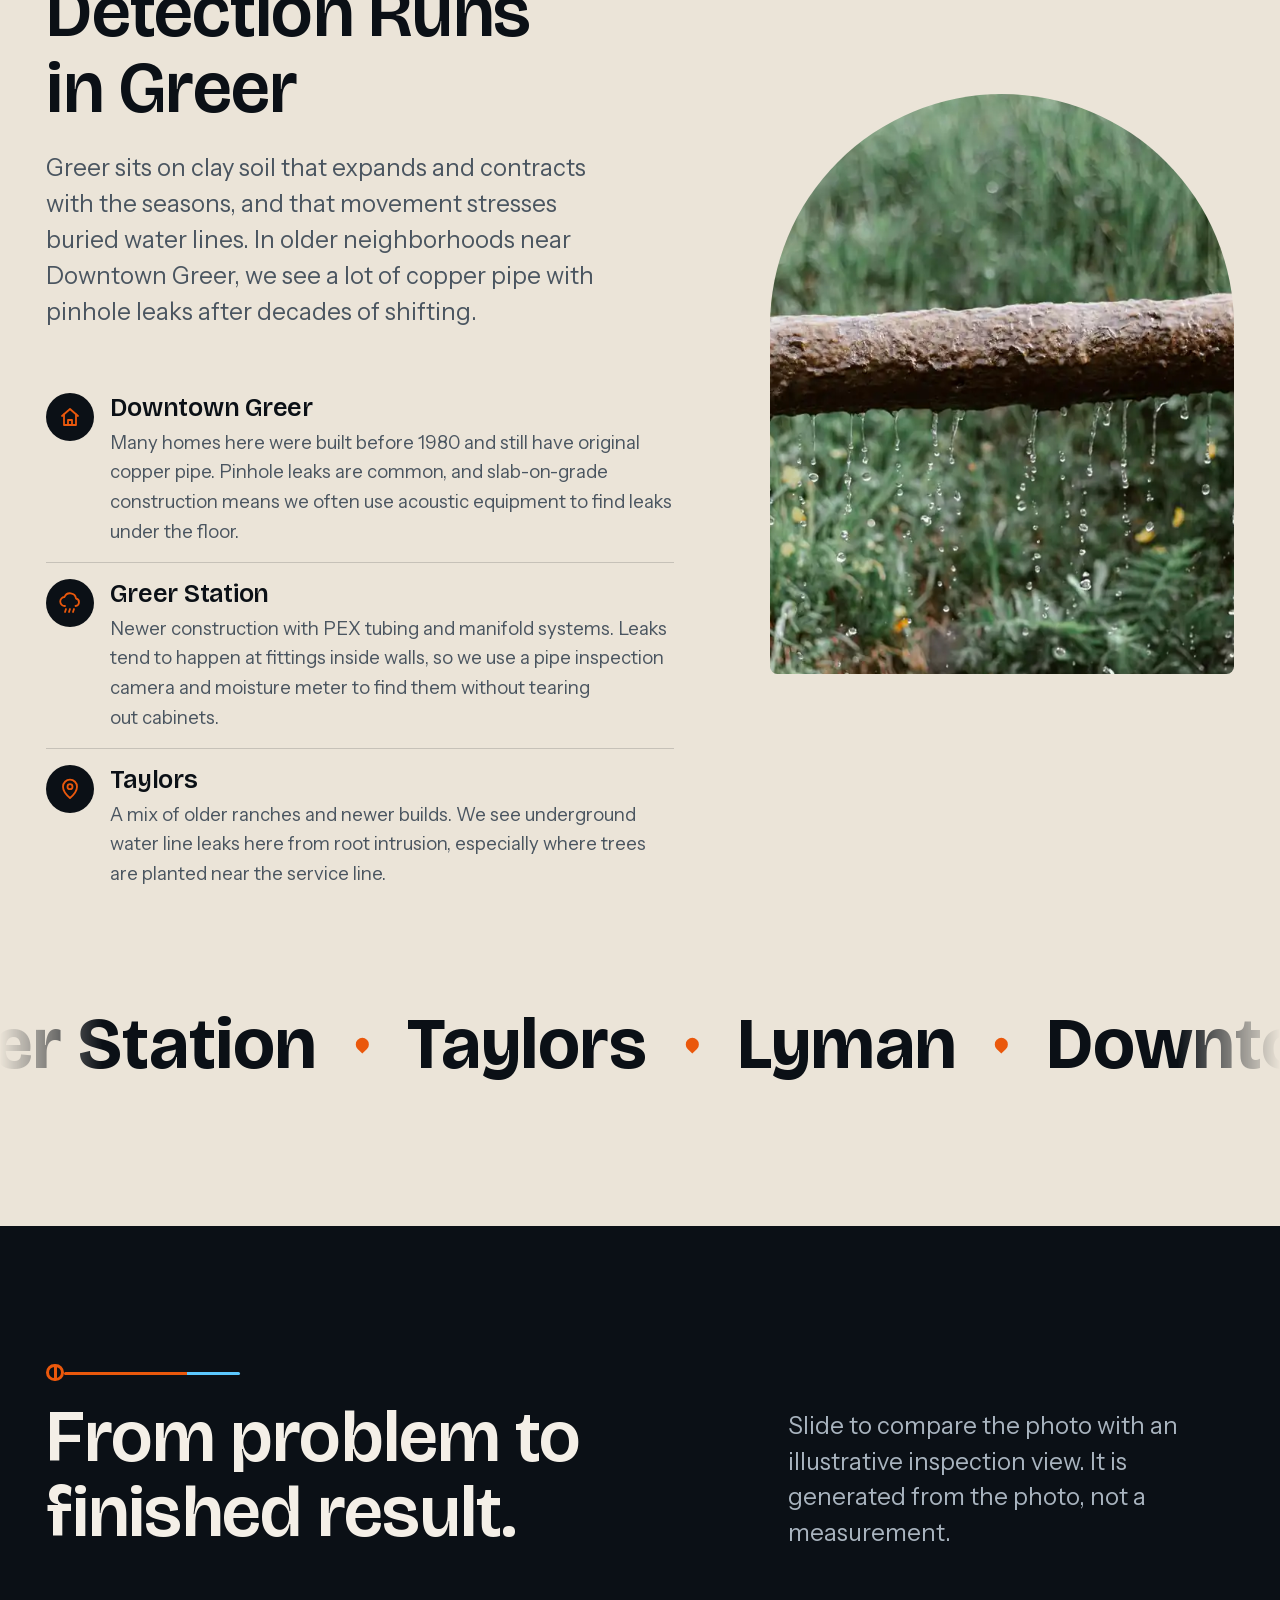
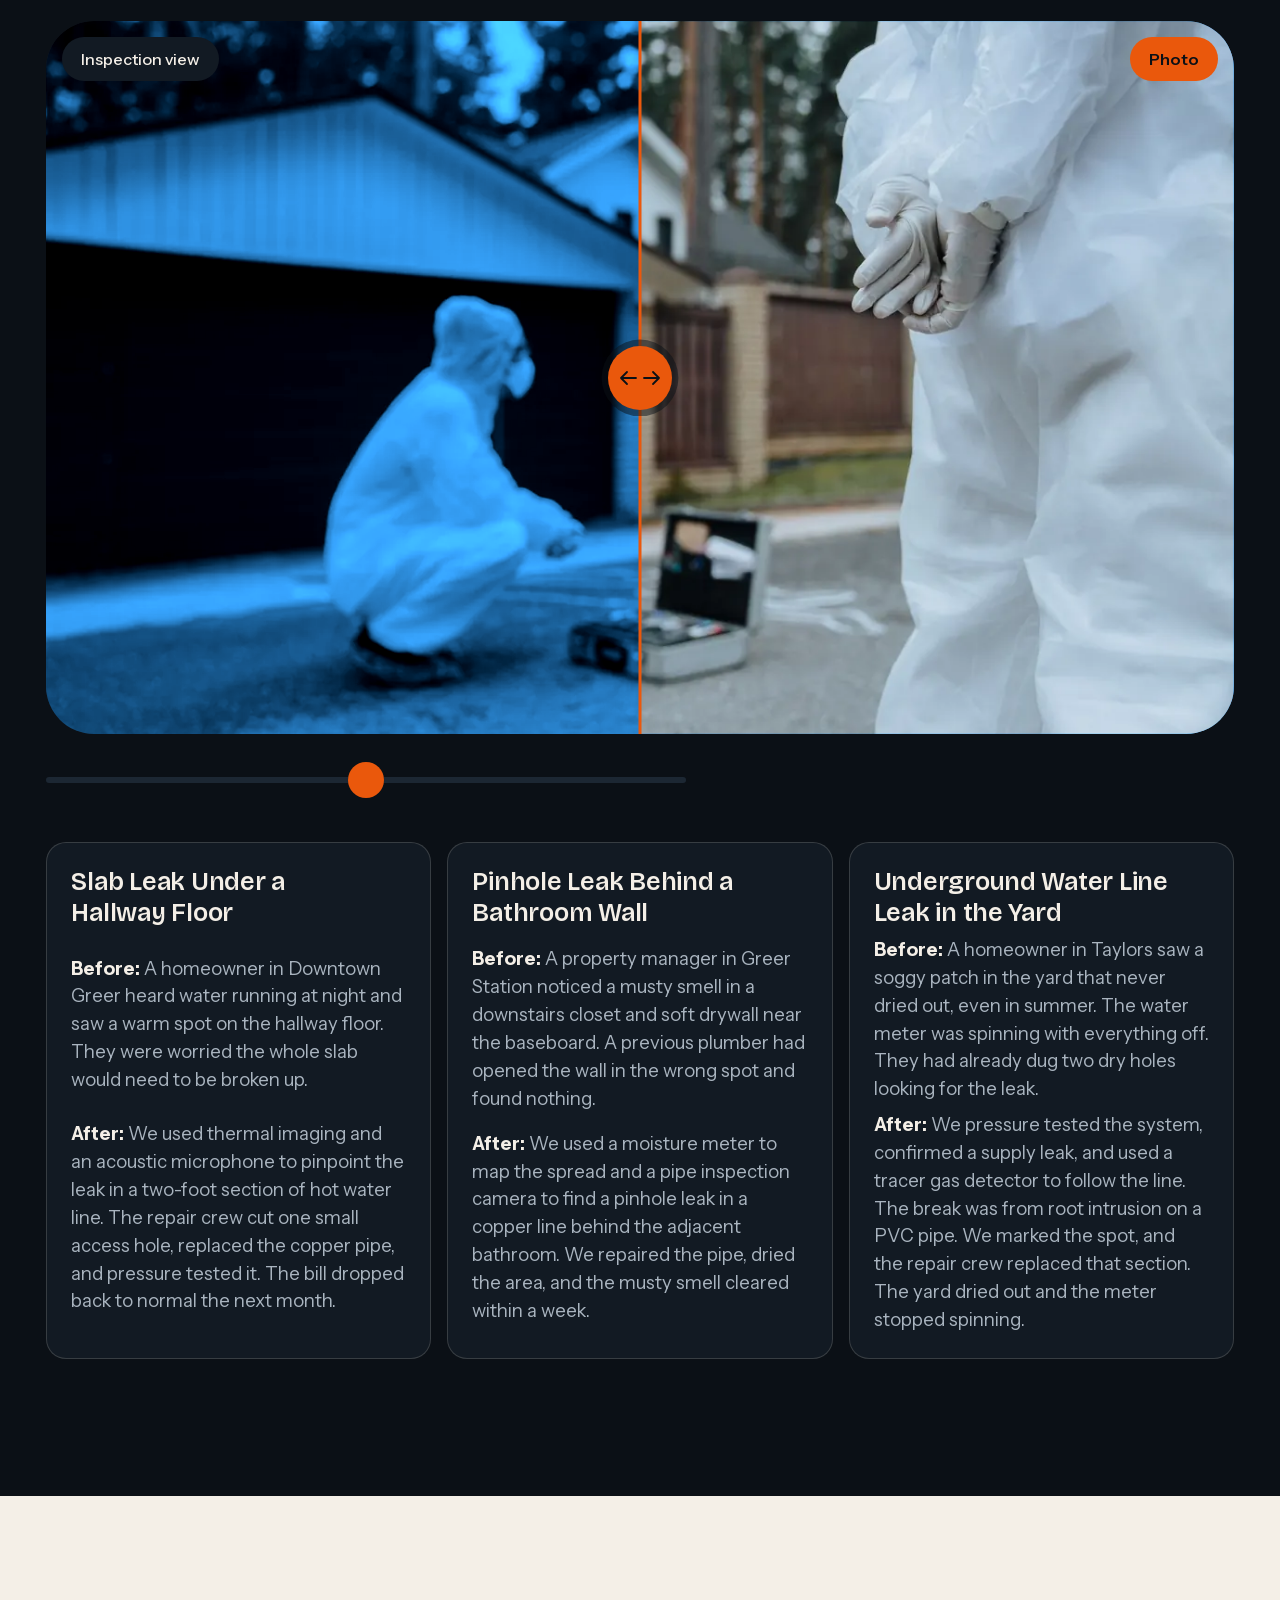
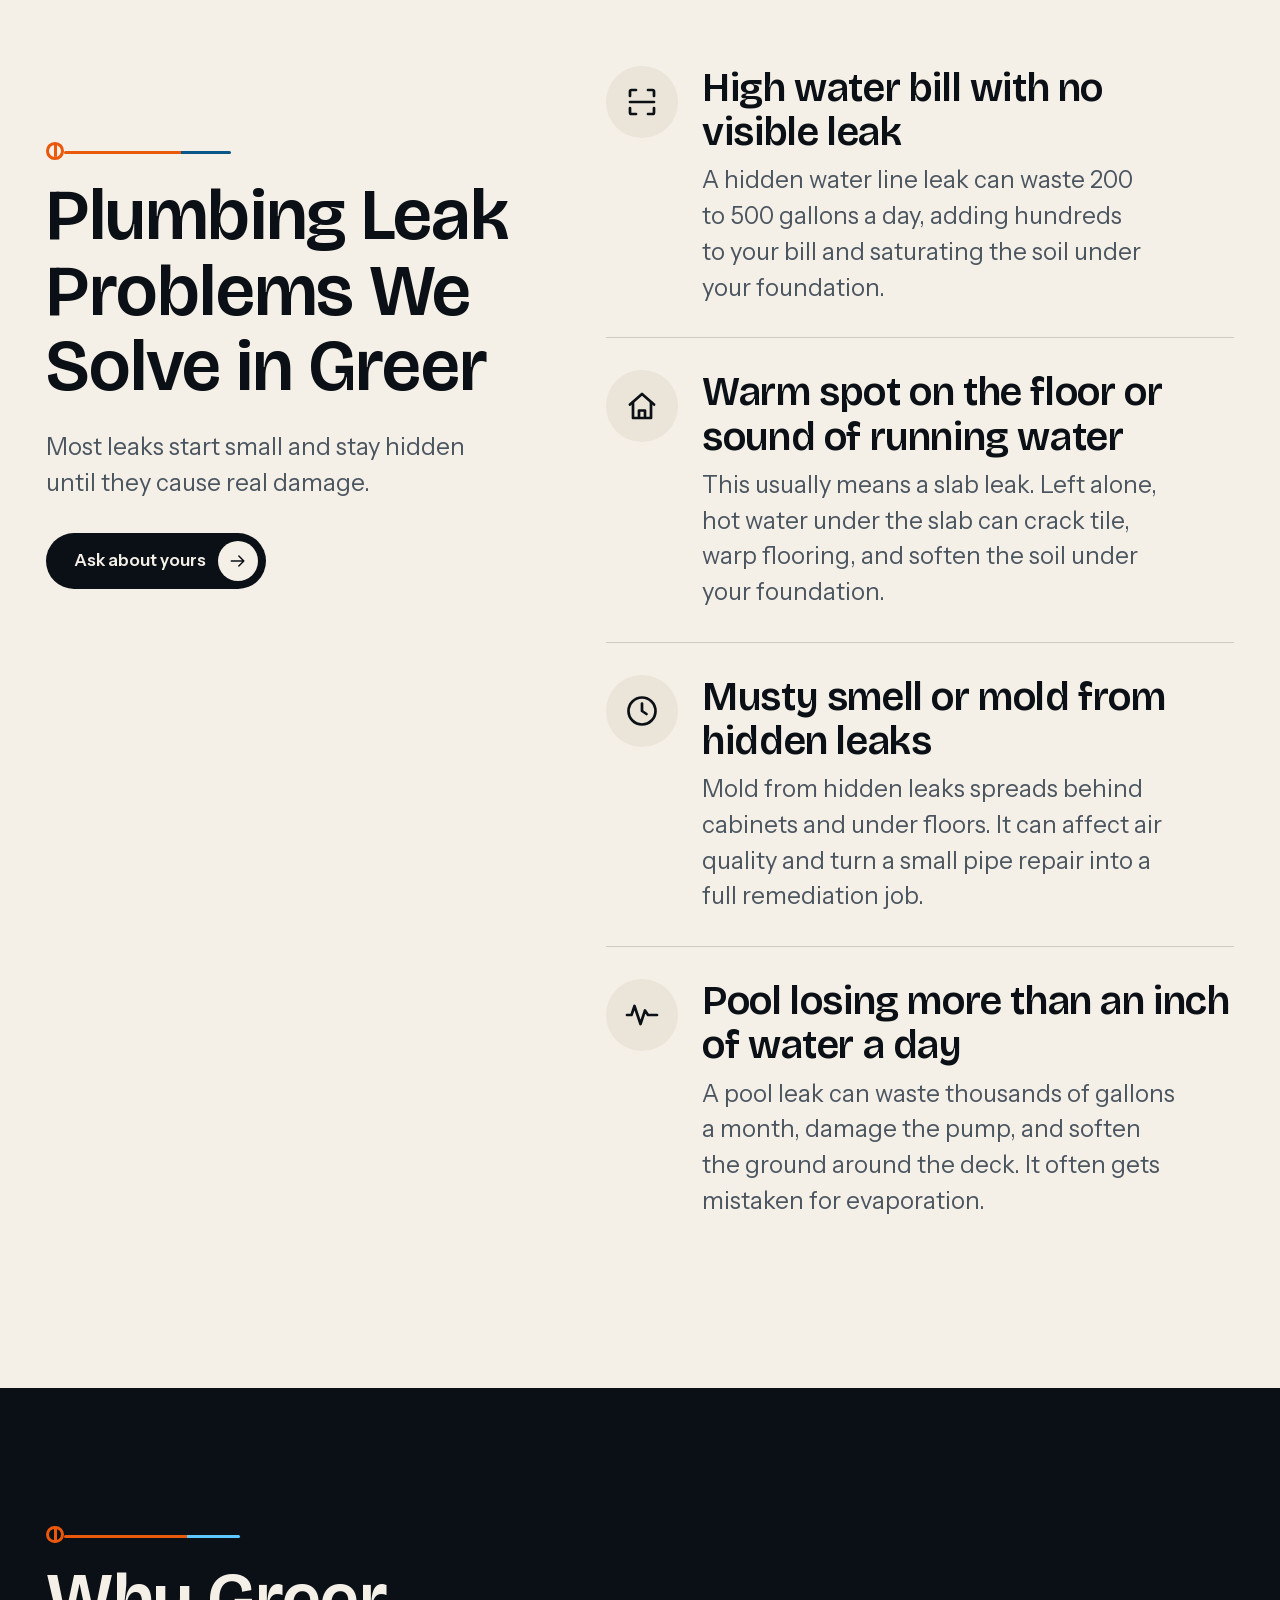
<file: my first project/plumbing-leak-detection.html>
<!doctype html>
<html lang="en">
  <head>
    <meta charset="UTF-8" />
    <meta name="viewport" content="width=device-width, initial-scale=1" />
    <meta name="theme-color" content="#0b1016" />
    <title>Plumbing Leak Detection Greer</title>
    <meta name="description" content="Plumbing Leak Detection in Greer finds hidden water line and slab leaks fast. Our plumbing leak repair Greer SC team uses acoustic and thermal tools." />
    <meta name="author" content="Greer Leak Detection Pros" />
    <meta name="robots" content="index, follow, max-image-preview:large, max-snippet:-1, max-video-preview:-1" />
    <link rel="canonical" href="https://greerleakdetection.com/plumbing-leak-detection.html" />
    <link rel="alternate" hreflang="en" href="https://greerleakdetection.com/plumbing-leak-detection.html" />
    <link rel="alternate" hreflang="x-default" href="https://greerleakdetection.com/plumbing-leak-detection.html" />
    
    <meta property="og:type" content="website" />
    <meta property="og:site_name" content="Greer Leak Detection Pros" />
    <meta property="og:locale" content="en_US" />
    <meta property="og:url" content="https://greerleakdetection.com/plumbing-leak-detection.html" />
    <meta property="og:title" content="Plumbing Leak Detection Greer" />
    <meta property="og:description" content="Plumbing Leak Detection in Greer finds hidden water line and slab leaks fast. Our plumbing leak repair Greer SC team uses acoustic and thermal tools." />
    <meta property="og:image" content="/assets/images/gen/index-61587df7.webp" />
    <meta property="og:image:alt" content="Plumbing Leak Detection Greer | Plumbing Leak Repair in Greer" />
    <meta name="twitter:card" content="summary_large_image" />
    <meta name="twitter:title" content="Plumbing Leak Detection Greer" />
    <meta name="twitter:description" content="Plumbing Leak Detection in Greer finds hidden water line and slab leaks fast. Our plumbing leak repair Greer SC team uses acoustic and thermal tools." />
    <meta name="twitter:image" content="/assets/images/gen/index-61587df7.webp" />
    <meta name="twitter:image:alt" content="Plumbing Leak Detection Greer | Plumbing Leak Repair in Greer" />
    <script type="application/ld+json">{"@context":"https://schema.org","@type":"WebSite","@id":"https://greerleakdetection.com/#website","url":"https://greerleakdetection.com/","name":"Greer Leak Detection Pros","inLanguage":"en","publisher":{"@id":"https://greerleakdetection.com/#localbusiness"}}</script>
    <script type="application/ld+json">{"@context":"https://schema.org","@type":"LocalBusiness","@id":"https://greerleakdetection.com/#localbusiness","name":"Greer Leak Detection Pros","url":"https://greerleakdetection.com/","telephone":"+18644286579","address":{"@type":"PostalAddress","streetAddress":"110 Laurel Rd, Greer, SC 29651, USA","addressLocality":"Greer","addressRegion":"South Carolina","postalCode":"29651","addressCountry":"US"}}</script>
    <script type="application/ld+json">{"@context":"https://schema.org","@type":"Service","@id":"https://greerleakdetection.com/plumbing-leak-detection.html#service","name":"Plumbing Leak Detection","url":"https://greerleakdetection.com/plumbing-leak-detection.html","provider":{"@type":"LocalBusiness","@id":"https://greerleakdetection.com/#localbusiness","name":"Greer Leak Detection Pros"},"areaServed":[{"@type":"AdministrativeArea","name":"Greer"},{"@type":"AdministrativeArea","name":"Downtown Greer"},{"@type":"AdministrativeArea","name":"Greer Station"}]}</script>
    <script type="application/ld+json">{"@context":"https://schema.org","@type":"FAQPage","mainEntity":[{"@type":"Question","name":"How much does plumbing leak detection cost in Greer SC?","acceptedAnswer":{"@type":"Answer","text":"Most residential leak detection calls in Greer run $250 to $550 in 2026, depending on how many systems we test and whether slab or underground access is needed. A simple fixture or water line leak diagnosis sits at the low end. A slab leak that requires acoustic scanning, thermal imaging, and pressure isolation takes longer and costs more. We quote the detection fee before we start."}},{"@type":"Question","name":"How do I find a plumbing leak in my home in Greer?","acceptedAnswer":{"@type":"Answer","text":"Start by shutting off every fixture and watching your water meter. If the dial still moves, you have a supply-side leak. Then check for warm spots on the floor, which point to a slab leak, or musty smells under cabinets. If you cannot narrow it down, call us. We use an acoustic leak detection microphone and thermal imaging camera to find the exact spot without tearing up your house."}},{"@type":"Question","name":"Does plumbing leak repair fix pipe leaks in Greer SC?","acceptedAnswer":{"@type":"Answer","text":"Yes. Once we locate the leak, we can repair copper pipe, PEX tubing, or PVC pipe on the spot if the line is accessible. Slab and underground leaks may need a larger repair, which we schedule with a written scope. We pressure test every repaired line before we leave. If the pipe is too corroded, we recommend replacing that section rather than patching it."}},{"@type":"Question","name":"What causes plumbing leaks in Greer SC?","acceptedAnswer":{"@type":"Answer","text":"The most common causes we see are pinhole leaks in older copper pipe, failed fittings on PEX tubing, root intrusion into underground water lines, and soil shifting under slab-on-grade homes. Greer's clay soil expands and contracts with the seasons, which stresses buried lines. High water pressure above 80 psi also wears out fittings faster. A pressure testing gauge reading tells us if that is a factor."}}]}</script>
    <script type="application/ld+json">{"@context":"https://schema.org","@type":"BreadcrumbList","itemListElement":[{"@type":"ListItem","position":1,"name":"Home","item":"https://greerleakdetection.com/"},{"@type":"ListItem","position":2,"name":"Services","item":"https://greerleakdetection.com/services.html"},{"@type":"ListItem","position":3,"name":"Plumbing Leak Detection","item":"https://greerleakdetection.com/plumbing-leak-detection.html"}]}</script>
    
    
    <link rel="icon" href="data:image/svg+xml,%3Csvg%20xmlns=%27http://www.w3.org/2000/svg%27%20viewBox=%270%200%2032%2032%27%3E%3Crect%20width=%2732%27%20height=%2732%27%20rx=%277%27%20fill=%27%23EA580C%27/%3E%3Ctext%20x=%2716%27%20y=%2723%27%20font-family=%27Arial,sans-serif%27%20font-size=%2719%27%20font-weight=%27700%27%20fill=%27%23ffffff%27%20text-anchor=%27middle%27%3EG%3C/text%3E%3C/svg%3E" />
    <link rel="apple-touch-icon" href="assets/images/apple-touch-icon.png" />
    <script>window.__RL_LEADS={siteId:"6ada32663430ed22e3f58fc7",apiBase:["https:","","ranklocal.cc"].join("/"),turnstileSiteKey:""};</script>
    <script>(function(){try{if(window.self===window.top){document.documentElement.classList.add("js");}}catch(e){}})();</script>
    <link rel="stylesheet" href="assets/global.css" />
  </head>
  <body class="fl-page page-service">
    <a class="skip-link" href="#main">Skip to main content</a>
    <div class="scroll-progress" aria-hidden="true"><span data-progress-bar></span></div>
  <header class="site-header" id="top" data-header>
    <div class="site-header__bar">
      <a class="site-header__brand" href="index.html"><span class="site-header__mark" aria-hidden="true"><span class="site-header__initial">G</span></span><span class="site-header__name">Greer Leak Detection Pros</span><span class="sr-only"> Home</span></a>
      <nav class="site-header__nav" aria-label="Primary navigation">
        <ul class="site-header__list">
          <li><a class="nav-link" href="about.html"><span class="nav-link__text" data-text="About">About</span></a></li>
          <!-- RL-AUTO:nav-services START -->
<li class="nav-drop" data-dropdown>
          <a class="nav-link nav-link--current" href="services.html" aria-current="page"><span class="nav-link__text" data-text="Services">Services</span></a>
          <button class="nav-drop__toggle" type="button" aria-expanded="false" aria-controls="nav-services-panel"><span class="sr-only">Open Menu: Services</span><svg class="icon icon--sm" viewBox="0 0 24 24" aria-hidden="true" focusable="false"><path d="m6 9 6 6 6-6"/></svg></button>
          <div class="nav-drop__panel" id="nav-services-panel" hidden>
            <ul class="nav-drop__list"><li><a class="nav-drop__link" href="water-leak-detection.html">Water Leak Detection</a></li><li><a class="nav-drop__link" href="pool-leak-detection.html">Pool Leak Detection</a></li><li><a class="nav-drop__link" href="slab-leak-detection.html">Slab Leak Detection</a></li><li><a class="nav-drop__link" href="underground-leak-detection.html">Underground Leak Detection</a></li><li><a class="nav-drop__link" href="plumbing-leak-detection.html">Plumbing Leak Detection</a></li></ul>
            <a class="nav-drop__all" href="services.html">View all services <svg class="icon icon--sm" viewBox="0 0 24 24" aria-hidden="true" focusable="false"><path d="M4 12h15M13 6l6 6-6 6"/></svg></a>
          </div>
        </li>
<!-- RL-AUTO:nav-services END -->
          <!-- RL-AUTO:nav-locations START -->
<li class="nav-drop" data-dropdown>
          <a class="nav-link" href="locations.html"><span class="nav-link__text" data-text="Service Areas">Service Areas</span></a>
          <button class="nav-drop__toggle" type="button" aria-expanded="false" aria-controls="nav-locations-panel"><span class="sr-only">Open Menu: Service Areas</span><svg class="icon icon--sm" viewBox="0 0 24 24" aria-hidden="true" focusable="false"><path d="m6 9 6 6 6-6"/></svg></button>
          <div class="nav-drop__panel" id="nav-locations-panel" hidden>
            <ul class="nav-drop__list"><li><a class="nav-drop__link" href="leak-detection-downtown-greer.html">Downtown Greer</a></li><li><a class="nav-drop__link" href="leak-detection-greer-station.html">Greer Station</a></li></ul>
            <a class="nav-drop__all" href="locations.html">View all service areas <svg class="icon icon--sm" viewBox="0 0 24 24" aria-hidden="true" focusable="false"><path d="M4 12h15M13 6l6 6-6 6"/></svg></a>
          </div>
        </li>
<!-- RL-AUTO:nav-locations END -->
          
          <li><a class="nav-link" href="contact.html"><span class="nav-link__text" data-text="Contact">Contact</span></a></li>
        </ul>
      </nav>
      <div class="site-header__tools">
        <div class="gauge-mini" data-gauge aria-hidden="true"><svg viewBox="0 0 48 48"><path class="gauge-mini__track" d="M9.5 38.5A21 21 0 1 1 38.5 38.5"/><path class="gauge-mini__fill" data-gauge-fill d="M9.5 38.5A21 21 0 1 1 38.5 38.5"/><line class="gauge-mini__needle" data-gauge-needle x1="24" y1="24" x2="24" y2="10"/><circle class="gauge-mini__hub" cx="24" cy="24" r="3"/></svg></div>
        <a class="btn btn--accent btn--sm site-header__call" href="tel:+18644286579" aria-label="Call +18644286579" data-fill><span class="btn__label">+18644286579</span><span class="btn__icon"><svg class="icon" viewBox="0 0 24 24" aria-hidden="true" focusable="false"><path d="M5 4h3.6l1.9 4.8-2.3 1.5a11 11 0 0 0 5.5 5.5l1.5-2.3L20 15.4V19a2 2 0 0 1-2.1 2A16.5 16.5 0 0 1 3 6.1 2 2 0 0 1 5 4Z"/></svg><svg class="icon" viewBox="0 0 24 24" aria-hidden="true" focusable="false"><path d="M5 4h3.6l1.9 4.8-2.3 1.5a11 11 0 0 0 5.5 5.5l1.5-2.3L20 15.4V19a2 2 0 0 1-2.1 2A16.5 16.5 0 0 1 3 6.1 2 2 0 0 1 5 4Z"/></svg></span><span class="sr-only"> Call</span></a>
        <button class="site-header__toggle" type="button" aria-expanded="false" aria-controls="site-menu" data-menu-toggle><span class="sr-only">Menu</span><span></span><span></span></button>
      </div>
    </div>
  </header>
  <div class="menu" id="site-menu" data-menu hidden>
    <div class="menu__panel theme-ink" role="dialog" aria-modal="true" aria-label="Primary navigation">
      <div class="menu__top">
        <span class="site-header__name">Greer Leak Detection Pros</span>
        <button class="menu__close" type="button" data-menu-close aria-label="Close"><svg class="icon" viewBox="0 0 24 24" aria-hidden="true" focusable="false"><path d="m6 6 12 12M18 6 6 18"/></svg></button>
      </div>
      <nav aria-label="Primary navigation">
        <ul class="menu__list"><li><a class="menu__link" href="index.html" data-menu-link><span>Home</span><svg class="icon icon--lg" viewBox="0 0 24 24" aria-hidden="true" focusable="false"><path d="M4 12h15M13 6l6 6-6 6"/></svg></a></li><li><a class="menu__link" href="about.html" data-menu-link><span>About</span><svg class="icon icon--lg" viewBox="0 0 24 24" aria-hidden="true" focusable="false"><path d="M4 12h15M13 6l6 6-6 6"/></svg></a></li><li><a class="menu__link menu__link--current" href="services.html" data-menu-link aria-current="page"><span>Services</span><svg class="icon icon--lg" viewBox="0 0 24 24" aria-hidden="true" focusable="false"><path d="M4 12h15M13 6l6 6-6 6"/></svg></a></li><li><a class="menu__link" href="locations.html" data-menu-link><span>Service Areas</span><svg class="icon icon--lg" viewBox="0 0 24 24" aria-hidden="true" focusable="false"><path d="M4 12h15M13 6l6 6-6 6"/></svg></a></li><li><a class="menu__link" href="contact.html" data-menu-link><span>Contact</span><svg class="icon icon--lg" viewBox="0 0 24 24" aria-hidden="true" focusable="false"><path d="M4 12h15M13 6l6 6-6 6"/></svg></a></li></ul>
      </nav>
      <div class="menu__foot">
        <a class="menu__call" href="tel:+18644286579"><span>Call</span><strong>+18644286579</strong></a>
        <p>110 Laurel Rd, Greer, SC 29651, USA, Greer, South Carolina</p>
      </div>
    </div>
  </div>
    <main id="main"><section class="svc-hero section--ink" aria-labelledby="svc-title" data-hero>
    <div class="container svc-hero__grid">
      <div class="svc-hero__copy">
        <nav class="crumbs" aria-label="Breadcrumb"><a href="index.html">Home</a><span class="crumbs__sep" aria-hidden="true">/</span><a href="services.html">Services</a><span class="crumbs__sep" aria-hidden="true">/</span><span aria-current="page">Plumbing Leak Detection</span></nav>
        <h1 class="svc-hero__title" id="svc-title">Plumbing Leak Detection in Greer that finds hidden leaks fast</h1>
        <p class="svc-hero__lead">Plumbing Leak Detection in Greer starts with listening, not guessing. We use acoustic microphones, thermal imaging, and pressure testing to pinpoint hidden water line and slab leaks inside your walls, under your slab, or out in the yard.</p>
        <div class="svc-hero__actions"><a class="btn btn--accent btn--lg" href="tel:+18644286579" data-fill><span class="btn__label">Call +18644286579</span><span class="btn__icon"><svg class="icon" viewBox="0 0 24 24" aria-hidden="true" focusable="false"><path d="M5 4h3.6l1.9 4.8-2.3 1.5a11 11 0 0 0 5.5 5.5l1.5-2.3L20 15.4V19a2 2 0 0 1-2.1 2A16.5 16.5 0 0 1 3 6.1 2 2 0 0 1 5 4Z"/></svg><svg class="icon" viewBox="0 0 24 24" aria-hidden="true" focusable="false"><path d="M5 4h3.6l1.9 4.8-2.3 1.5a11 11 0 0 0 5.5 5.5l1.5-2.3L20 15.4V19a2 2 0 0 1-2.1 2A16.5 16.5 0 0 1 3 6.1 2 2 0 0 1 5 4Z"/></svg></span></a><a class="btn btn--ghost btn--lg" href="#contact" data-fill><span class="btn__label">Request Service</span><span class="btn__icon"><svg class="icon" viewBox="0 0 24 24" aria-hidden="true" focusable="false"><path d="M4 12h15M13 6l6 6-6 6"/></svg><svg class="icon" viewBox="0 0 24 24" aria-hidden="true" focusable="false"><path d="M4 12h15M13 6l6 6-6 6"/></svg></span></a></div>
        <p class="svc-hero__note"><span class="chip__dot" aria-hidden="true"></span>Serving Greer and nearby areas.</p>
      </div>
      <div class="gauge" data-gauge-hero data-dial-label="How big is the leak detection job?">
        <p class="gauge__title">How big is the leak detection job?</p>
        <div class="gauge__dial" data-gauge-dial>
          <svg class="gauge__svg" viewBox="0 0 400 400" aria-hidden="true" focusable="false"><circle class="gauge__face" cx="200" cy="200" r="192"/><circle class="gauge__rim" cx="200" cy="200" r="178"/><path class="gauge__zone gauge__zone--low" d="M56.24 283.00A166 166 0 0 1 93.30 72.84"/><path class="gauge__zone gauge__zone--ok" d="M93.30 72.84A166 166 0 0 1 306.70 72.84"/><path class="gauge__zone gauge__zone--high" d="M306.70 72.84A166 166 0 0 1 343.76 283.00"/><g class="gauge__ticks"><line class="gauge__tick gauge__tick--major" x1="75.29" y1="272" x2="64.9" y2="278"/><line class="gauge__tick" x1="59.05" y1="251.3" x2="53.41" y2="253.36"/><line class="gauge__tick gauge__tick--major" x1="58.19" y1="225.01" x2="46.37" y2="227.09"/><line class="gauge__tick" x1="50" y1="200" x2="44" y2="200"/><line class="gauge__tick gauge__tick--major" x1="58.19" y1="174.99" x2="46.37" y2="172.91"/><line class="gauge__tick" x1="59.05" y1="148.7" x2="53.41" y2="146.64"/><line class="gauge__tick gauge__tick--major" x1="75.29" y1="128" x2="64.9" y2="122"/><line class="gauge__tick" x1="85.09" y1="103.58" x2="80.5" y2="99.73"/><line class="gauge__tick gauge__tick--major" x1="107.44" y1="89.69" x2="99.73" y2="80.5"/><line class="gauge__tick" x1="125" y1="70.1" x2="122" y2="64.9"/><line class="gauge__tick gauge__tick--major" x1="150.75" y1="64.68" x2="146.64" y2="53.41"/><line class="gauge__tick" x1="173.95" y1="52.28" x2="172.91" y2="46.37"/><line class="gauge__tick gauge__tick--major" x1="200" y1="56" x2="200" y2="44"/><line class="gauge__tick" x1="226.05" y1="52.28" x2="227.09" y2="46.37"/><line class="gauge__tick gauge__tick--major" x1="249.25" y1="64.68" x2="253.36" y2="53.41"/><line class="gauge__tick" x1="275" y1="70.1" x2="278" y2="64.9"/><line class="gauge__tick gauge__tick--major" x1="292.56" y1="89.69" x2="300.27" y2="80.5"/><line class="gauge__tick" x1="314.91" y1="103.58" x2="319.5" y2="99.73"/><line class="gauge__tick gauge__tick--major" x1="324.71" y1="128" x2="335.1" y2="122"/><line class="gauge__tick" x1="340.95" y1="148.7" x2="346.59" y2="146.64"/><line class="gauge__tick gauge__tick--major" x1="341.81" y1="174.99" x2="353.63" y2="172.91"/><line class="gauge__tick" x1="350" y1="200" x2="356" y2="200"/><line class="gauge__tick gauge__tick--major" x1="341.81" y1="225.01" x2="353.63" y2="227.09"/><line class="gauge__tick" x1="340.95" y1="251.3" x2="346.59" y2="253.36"/><line class="gauge__tick gauge__tick--major" x1="324.71" y1="272" x2="335.1" y2="278"/></g><g class="gauge__needle" data-gauge-needle><path class="gauge__needle-body" d="M196 214L200 56L204 214Z"/><circle class="gauge__hub" cx="200" cy="200" r="15"/><circle class="gauge__hub-dot" cx="200" cy="200" r="5"/></g></svg>
          <div class="gauge__readout"><p class="gauge__value" data-gauge-value>Hidden line leak</p></div>
        </div>
        <div class="gauge__steps" data-gauge-steps hidden><button class="gauge__step" type="button" data-gauge-step="-1" aria-label="Smaller job"><svg class="icon" viewBox="0 0 24 24" aria-hidden="true" focusable="false"><path d="M5 12h14"/></svg></button><button class="gauge__step" type="button" data-gauge-step="1" aria-label="Bigger job"><svg class="icon" viewBox="0 0 24 24" aria-hidden="true" focusable="false"><path d="M12 5v14M5 12h14"/></svg></button></div>
        <p class="gauge__note" data-gauge-note>Leak behind a wall or under a floor, found with acoustic and thermal tools.</p>
        <ol class="gauge__zones"><li data-dial-zone data-label="Fixture leak" data-note="One visible leak at a sink, toilet, or exposed pipe."><strong>1. Fixture leak</strong> One visible leak at a sink, toilet, or exposed pipe.</li><li data-dial-zone data-label="Hidden line leak" data-note="Leak behind a wall or under a floor, found with acoustic and thermal tools."><strong>2. Hidden line leak</strong> Leak behind a wall or under a floor, found with acoustic and thermal tools.</li><li data-dial-zone data-label="Slab or underground" data-note="Leak under concrete or in the yard; we mark it and plan the repair."><strong>3. Slab or underground</strong> Leak under concrete or in the yard; we mark it and plan the repair.</li></ol>
        <p class="gauge__hint chip chip--solid" data-gauge-hint hidden><svg class="icon icon--sm" viewBox="0 0 24 24" aria-hidden="true" focusable="false"><path d="M4.5 17a8.5 8.5 0 1 1 15 0"/><path d="m12 15 3.5-5"/><circle cx="12" cy="15" r="1"/></svg><span class="gauge__hint-pointer">Drag the needle to compare</span><span class="gauge__hint-touch">Touch and drag the needle</span></p>
      </div>
    </div>
  </section>
  <section class="trust" aria-label="Service assurances">
    <div class="container">
      <ul class="trust__list" data-ripple><li class="trust__item"><span class="trust__value">5</span><span class="trust__label">Services from one local team</span></li><li class="trust__item"><span class="trust__value">2</span><span class="trust__label">Areas served around Greer</span></li><li class="trust__item"><span class="trust__value">Listen first</span><span class="trust__label">Acoustic scan before any cutting</span></li><li class="trust__item"><span class="trust__value">Mark it</span><span class="trust__label">We show you the exact spot</span></li></ul>
    </div>
  </section>
  <section class="section incl" id="included" aria-labelledby="incl-title">
    <div class="container incl__grid">
      <div class="incl__copy flow-head">
        <h2 class="incl__title" id="incl-title" data-level>What Is Included in Our Plumbing Leak Detection Service</h2>
        <p class="incl__lead" data-flow>Every leak detection visit includes a full system check and a written summary of what we found. Repair work is quoted separately so you can decide how to proceed.</p>
        <figure class="media media--arch incl__photo" data-develop><img class="media__img" src="assets/images/gen/index-61587df7.webp" alt="Plumbing Leak Detection" width="1200" height="1500" sizes="(min-width: 64rem) 30vw, 80vw" loading="lazy" decoding="async" /></figure>
      </div>
      <div class="ticket" data-ticket data-flow>
        <div class="ticket__head"><h3 class="ticket__title">Work order</h3><span class="ticket__tag"><svg class="icon icon--sm" viewBox="0 0 24 24" aria-hidden="true" focusable="false"><path d="m5 12.5 4.5 4.500L19 7.5"/></svg>Plumbing Leak Detection</span></div>
        <ul class="ticket__list"><li class="ticket__item"><svg class="tick" viewBox="0 0 24 24" aria-hidden="true"><circle cx="12" cy="12" r="10.5"/><path data-draw d="M7 12.5l3.2 3.2L17 8.8"/></svg><span><strong>Full Pressure Test</strong>: We isolate the supply and drain systems and use a pressure testing gauge to confirm whether the leak is on the pressurized side or the drain side. This step alone saves hours of unnecessary searching.</span></li><li class="ticket__item"><svg class="tick" viewBox="0 0 24 24" aria-hidden="true"><circle cx="12" cy="12" r="10.5"/><path data-draw d="M7 12.5l3.2 3.2L17 8.8"/></svg><span><strong>Acoustic and Thermal Scan</strong>: We walk the property with an acoustic leak detection microphone and a thermal imaging camera. The microphone hears the leak through concrete, and the camera shows temperature changes from moisture. Both are included at no extra charge.</span></li><li class="ticket__item"><svg class="tick" viewBox="0 0 24 24" aria-hidden="true"><circle cx="12" cy="12" r="10.5"/><path data-draw d="M7 12.5l3.2 3.2L17 8.8"/></svg><span><strong>Moisture Mapping</strong>: A moisture meter tells us how far water has spread from the leak. We map the affected area so you know whether drywall, insulation, or flooring needs to be dried or replaced after the repair.</span></li><li class="ticket__item"><svg class="tick" viewBox="0 0 24 24" aria-hidden="true"><circle cx="12" cy="12" r="10.5"/><path data-draw d="M7 12.5l3.2 3.2L17 8.8"/></svg><span><strong>Marked Location and Photos</strong>: We mark the confirmed leak location with paint or tape and photograph it. You get a clear visual record of where the problem is, which is useful for insurance claims or for a second opinion.</span></li><li class="ticket__item"><svg class="tick" viewBox="0 0 24 24" aria-hidden="true"><circle cx="12" cy="12" r="10.5"/><path data-draw d="M7 12.5l3.2 3.2L17 8.8"/></svg><span><strong>Written Findings Summary</strong>: Before we leave, we give you a written summary of what we tested, what we found, and what repair options make sense. If we can fix it same day, we will quote that on the spot.</span></li></ul>
      </div>
    </div>
  </section>
  <section class="section section--copper section--tight coupon specials-ribbon" aria-labelledby="coupon-title">
    <div class="container coupon__grid">
      <div class="coupon__copy"><h2 class="coupon__title" id="coupon-title" data-level>What the first visit covers</h2></div>
      <div class="voucher" data-flow>
        <div class="voucher__main"><p class="voucher__label">First visit</p><p class="voucher__text">We pressure test the system, scan with acoustic and thermal tools, and mark the leak location.</p></div>
        <div class="voucher__side"><a class="btn btn--accent" href="#contact" data-fill><span class="btn__label">Request Service</span><span class="btn__icon"><svg class="icon" viewBox="0 0 24 24" aria-hidden="true" focusable="false"><path d="M4 12h15M13 6l6 6-6 6"/></svg><svg class="icon" viewBox="0 0 24 24" aria-hidden="true" focusable="false"><path d="M4 12h15M13 6l6 6-6 6"/></svg></span></a></div>
      </div>
    </div>
  </section>
  <section class="section section--paper-2 props" id="residential" aria-labelledby="res-title">
    <div class="container">
      <div class="section-head section-head--split"><h2 class="section-head__title" id="res-title" data-level>Plumbing Leak Detection for Greer Homes</h2><p class="section-head__lead" data-flow>We find hidden leaks in houses, condos, and duplexes across Greer.</p></div>
      <ul class="props__grid" data-ripple><li class="prop" data-tilt><span class="prop__icon" aria-hidden="true"><svg class="icon icon--lg" viewBox="0 0 24 24" aria-hidden="true" focusable="false"><path d="M4 8V5a1 1 0 0 1 1-1h3M16 4h3a1 1 0 0 1 1 1v3M20 16v3a1 1 0 0 1-1 1h-3M8 20H5a1 1 0 0 1-1-1v-3"/><path d="M4 12h16"/></svg></span><h3 class="prop__title">Slab leaks</h3><p class="prop__text">Warm floors and high water bills.</p></li><li class="prop" data-tilt><span class="prop__icon" aria-hidden="true"><svg class="icon icon--lg" viewBox="0 0 24 24" aria-hidden="true" focusable="false"><path d="M4.5 17a8.5 8.5 0 1 1 15 0"/><path d="m12 15 3.5-5"/><circle cx="12" cy="15" r="1"/></svg></span><h3 class="prop__title">Wall leaks</h3><p class="prop__text">Musty smells and soft drywall.</p></li><li class="prop" data-tilt><span class="prop__icon" aria-hidden="true"><svg class="icon icon--lg" viewBox="0 0 24 24" aria-hidden="true" focusable="false"><path d="M12 3 5 6v5.500c0 4.6 3 7.7 7 9.5 4-1.8 7-4.9 7-9.500V6l-7-3Z"/><path d="m9 12 2.2 2.200L15.5 10"/></svg></span><h3 class="prop__title">Yard line leaks</h3><p class="prop__text">Soggy patches and spinning meters.</p></li><li class="prop" data-tilt><span class="prop__icon" aria-hidden="true"><svg class="icon icon--lg" viewBox="0 0 24 24" aria-hidden="true" focusable="false"><path d="M4 8h3l1.5-2h7L17 8h3v11H4V8Z"/><circle cx="12" cy="13" r="3.5"/></svg></span><h3 class="prop__title">Pool leaks</h3><p class="prop__text">Water level dropping more than an inch a day.</p></li></ul>
    </div>
  </section>
  <section class="section section--ink biz" id="commercial" aria-labelledby="biz-title">
    <div class="container biz__grid">
      <figure class="media biz__photo" data-develop><img class="media__img" src="assets/images/gen/leak-detection-in-greer-1d87fcae.webp" alt="Dependable leak detection across Greer, South Carolina" width="1200" height="1500" sizes="(min-width: 64rem) 36vw, 90vw" loading="lazy" decoding="async" /></figure>
      <div class="biz__copy flow-head">
        <h2 class="biz__title" id="biz-title" data-level>Plumbing Leak Detection for Greer Businesses</h2>
        <p class="biz__lead" data-flow>We work with property managers, restaurants, and retail spaces to find leaks without disrupting business.</p>
        <ul class="biz__list" data-ripple><li class="biz__item"><svg class="icon" viewBox="0 0 24 24" aria-hidden="true" focusable="false"><path d="M5 21V4h9v17M14 9h5v12M3 21h18"/><path d="M8 8h3M8 12h3M8 16h3"/></svg><div><h3>Restaurants</h3><p>Supply and drain leaks under commercial kitchens.</p></div></li><li class="biz__item"><svg class="icon" viewBox="0 0 24 24" aria-hidden="true" focusable="false"><path d="M5 21V4h9v17M14 9h5v12M3 21h18"/><path d="M8 8h3M8 12h3M8 16h3"/></svg><div><h3>Retail spaces</h3><p>Hidden leaks in walls and ceilings.</p></div></li><li class="biz__item"><svg class="icon" viewBox="0 0 24 24" aria-hidden="true" focusable="false"><path d="M5 21V4h9v17M14 9h5v12M3 21h18"/><path d="M8 8h3M8 12h3M8 16h3"/></svg><div><h3>Multi-unit buildings</h3><p>Locating leaks between floors and units.</p></div></li></ul>
      </div>
    </div>
  </section>
  <section class="section overview" id="overview" aria-labelledby="overview-title">
    <div class="container overview__grid">
      <div class="overview__copy flow-head">
        <h2 class="overview__title" id="overview-title" data-level>Plumbing Leak Detection in Greer: What It Actually Involves</h2>
        <p class="overview__statement" data-level="scroll">Finding the leak precisely is what keeps the repair small. We listen, measure, and mark the spot before anyone cuts. That saves you money and downtime.</p>
        <div class="overview__prose"><p data-flow>Plumbing Leak Detection in Greer is the process of finding exactly where water is escaping from your pipes before anyone cuts drywall or breaks concrete. We start by isolating the system, then use an acoustic leak detection microphone to hear the leak through the slab or wall. A thermal imaging camera shows temperature differences where moisture hides. A pressure testing gauge confirms whether the loss is on the supply side or the drain side. When the source is still unclear, we bring in a tracer gas leak detector or a pipe inspection camera to see inside the line. The goal is simple: one precise location, not a demolition project.</p><p data-flow>Most Greer calls start the same way. A homeowner opens a water bill and sees it doubled. Another hears water running at 2 a.m. when every fixture is off. Older homes near Downtown Greer often have copper pipe that has pinhole leaks after decades of shifting soil. Newer builds with PEX tubing can still develop fittings that weep behind the drywall. If you need plumbing leak detection Greer SC near me, we can usually narrow the search to a single room or a single slab section in one visit.</p></div>
      </div>
      <div class="overview__side">
        <figure class="media overview__photo" data-develop><img class="media__img" src="assets/images/gen/greer-leak-detection-pros-team-at-work-6356e8c8.webp" alt="Plumbing Leak Detection you can count on" width="1536" height="1024" sizes="(min-width: 64rem) 34vw, 90vw" loading="lazy" decoding="async" /></figure>
        <dl class="overview__facts" data-ripple><div><dt>What it is</dt><dd>Finding the exact source of a hidden water leak.</dd></div><div><dt>When it helps</dt><dd>High water bills, warm floors, musty smells.</dd></div><div><dt>What you get</dt><dd>A marked location and a written summary.</dd></div></dl>
      </div>
    </div>
  </section>
  <section class="timeline section--ink" id="process" aria-labelledby="timeline-title" data-timeline>
    <div class="timeline__runway" data-timeline-runway>
      <div class="timeline__sticky">
        <div class="container timeline__head flow-head">
          <h2 class="timeline__title" id="timeline-title" data-level>How Our Leak Detection Process Works</h2>
          <p class="timeline__lead" data-flow>Every job follows the same five steps.</p>
        </div>
        <div class="timeline__viewport">
          <div class="timeline__pipe" aria-hidden="true"><span class="timeline__flow" data-timeline-flow></span></div>
          <ol class="timeline__track" data-timeline-track><li class="step" data-timeline-step><span class="step__valve" aria-hidden="true"><svg class="icon icon--lg" viewBox="0 0 24 24" aria-hidden="true" focusable="false"><path d="M5 4h3.6l1.9 4.8-2.3 1.5a11 11 0 0 0 5.5 5.5l1.5-2.3L20 15.4V19a2 2 0 0 1-2.1 2A16.5 16.5 0 0 1 3 6.1 2 2 0 0 1 5 4Z"/></svg></span><h3 class="step__title">Phone Intake</h3><p class="step__text">We ask what you are seeing: a high water bill, a wet spot, a sound of running water, or a warm floor.</p></li><li class="step" data-timeline-step><span class="step__valve" aria-hidden="true"><svg class="icon icon--lg" viewBox="0 0 24 24" aria-hidden="true" focusable="false"><path d="M4.5 17a8.5 8.5 0 1 1 15 0"/><path d="m12 15 3.5-5"/><circle cx="12" cy="15" r="1"/></svg></span><h3 class="step__title">System Isolation</h3><p class="step__text">On arrival we shut off fixtures and appliances one at a time, then watch the pressure testing gauge.</p></li><li class="step" data-timeline-step><span class="step__valve" aria-hidden="true"><svg class="icon icon--lg" viewBox="0 0 24 24" aria-hidden="true" focusable="false"><path d="M4 8V5a1 1 0 0 1 1-1h3M16 4h3a1 1 0 0 1 1 1v3M20 16v3a1 1 0 0 1-1 1h-3M8 20H5a1 1 0 0 1-1-1v-3"/><path d="M4 12h16"/></svg></span><h3 class="step__title">Acoustic and Thermal Scan</h3><p class="step__text">We walk the house with an acoustic leak detection microphone and a thermal imaging camera. The microphone picks up the hiss of pressurized water through concrete or drywall.</p></li><li class="step" data-timeline-step><span class="step__valve" aria-hidden="true"><svg class="icon icon--lg" viewBox="0 0 24 24" aria-hidden="true" focusable="false"><path d="M4 8h3l1.5-2h7L17 8h3v11H4V8Z"/><circle cx="12" cy="13" r="3.5"/></svg></span><h3 class="step__title">Confirm and Mark</h3><p class="step__text">For underground or slab leaks, we may introduce a tracer gas leak detector or run a pipe inspection camera through the line.</p></li><li class="step" data-timeline-step><span class="step__valve" aria-hidden="true"><svg class="icon icon--lg" viewBox="0 0 24 24" aria-hidden="true" focusable="false"><path d="M14.5 5.500a4.5 4.5 0 0 0 5.6 5.700l-8.7 8.700a2.3 2.3 0 0 1-3.3-3.300l8.7-8.700a4.5 4.500 0 0 0-2.3-2.400Z"/><path d="m16 8 2-2"/></svg></span><h3 class="step__title">Repair Handoff</h3><p class="step__text">If you want us to handle the plumbing leak repair in Greer SC same day, we can often do that on the spot for accessible lines.</p></li></ol>
        </div>
      </div>
    </div>
  </section>
  <section class="section tools" id="tools" aria-labelledby="tools-title">
    <div class="container">
      <div class="section-head section-head--split"><h2 class="section-head__title" id="tools-title" data-level>Tools and Methods We Use for Leak Detection</h2><p class="section-head__lead" data-flow>Each method answers a different question. Together they leave very little to guess.</p></div>
      <div class="tools__row" data-tools data-flow><article class="tool tool--open" data-tool>
          <h3 class="tool__heading"><button class="tool__trigger" type="button" id="tool-0-btn" aria-expanded="true" aria-controls="tool-0" data-tool-trigger><span class="tool__name">Acoustic leak detection microphone</span><span class="tool__icon" aria-hidden="true"><svg class="icon" viewBox="0 0 24 24" aria-hidden="true" focusable="false"><path d="M12 5v14M5 12h14"/></svg></span></button></h3>
          <div class="tool__body" id="tool-0" role="region" aria-labelledby="tool-0-btn"><div class="tool__inner"><p>Listens for the hiss of pressurized water through concrete, drywall, or soil. It is the fastest way to narrow a slab leak to a few square feet.</p></div></div>
          <div class="tool__media" aria-hidden="true"><img class="media__img" src="assets/images/gen/we-find-it-before-we-open-it-5fdace33.webp" alt="" width="1200" height="900" sizes="(min-width: 64rem) 40vw, 90vw" loading="lazy" decoding="async" aria-hidden="true" /></div>
        </article><article class="tool" data-tool>
          <h3 class="tool__heading"><button class="tool__trigger" type="button" id="tool-1-btn" aria-expanded="false" aria-controls="tool-1" data-tool-trigger><span class="tool__name">Thermal imaging camera (Fluke)</span><span class="tool__icon" aria-hidden="true"><svg class="icon" viewBox="0 0 24 24" aria-hidden="true" focusable="false"><path d="M12 5v14M5 12h14"/></svg></span></button></h3>
          <div class="tool__body" id="tool-1" role="region" aria-labelledby="tool-1-btn"><div class="tool__inner"><p>Shows temperature differences caused by moisture. Warm spots on a floor point to a hot water slab leak; cool spots can indicate a cold water line leak.</p></div></div>
          <div class="tool__media" aria-hidden="true"><img class="media__img" src="assets/images/gen/same-day-answers-clear-pricing-3b7e3f08.webp" alt="" width="1200" height="900" sizes="(min-width: 64rem) 40vw, 90vw" loading="lazy" decoding="async" aria-hidden="true" /></div>
        </article><article class="tool" data-tool>
          <h3 class="tool__heading"><button class="tool__trigger" type="button" id="tool-2-btn" aria-expanded="false" aria-controls="tool-2" data-tool-trigger><span class="tool__name">Pressure testing gauge</span><span class="tool__icon" aria-hidden="true"><svg class="icon" viewBox="0 0 24 24" aria-hidden="true" focusable="false"><path d="M12 5v14M5 12h14"/></svg></span></button></h3>
          <div class="tool__body" id="tool-2" role="region" aria-labelledby="tool-2-btn"><div class="tool__inner"><p>Confirms whether the leak is on the supply side or the drain side. This one step eliminates half the possibilities before we start scanning.</p></div></div>
          <div class="tool__media" aria-hidden="true"><img class="media__img" src="assets/images/gen/local-techs-who-know-greer-lines-d9ed64f9.webp" alt="" width="1200" height="900" sizes="(min-width: 64rem) 40vw, 90vw" loading="lazy" decoding="async" aria-hidden="true" /></div>
        </article><article class="tool" data-tool>
          <h3 class="tool__heading"><button class="tool__trigger" type="button" id="tool-3-btn" aria-expanded="false" aria-controls="tool-3" data-tool-trigger><span class="tool__name">Tracer gas leak detector (Sewerin)</span><span class="tool__icon" aria-hidden="true"><svg class="icon" viewBox="0 0 24 24" aria-hidden="true" focusable="false"><path d="M12 5v14M5 12h14"/></svg></span></button></h3>
          <div class="tool__body" id="tool-3" role="region" aria-labelledby="tool-3-btn"><div class="tool__inner"><p>Introduces a safe gas into the line and follows it to the surface. It is especially useful for underground pipe leaks where acoustic signals are weak.</p></div></div>
          <div class="tool__media" aria-hidden="true"><img class="media__img" src="assets/images/gen/call-and-questions-8d69ffa4.webp" alt="" width="1200" height="900" sizes="(min-width: 64rem) 40vw, 90vw" loading="lazy" decoding="async" aria-hidden="true" /></div>
        </article><article class="tool" data-tool>
          <h3 class="tool__heading"><button class="tool__trigger" type="button" id="tool-4-btn" aria-expanded="false" aria-controls="tool-4" data-tool-trigger><span class="tool__name">Pipe inspection camera (RIDGID)</span><span class="tool__icon" aria-hidden="true"><svg class="icon" viewBox="0 0 24 24" aria-hidden="true" focusable="false"><path d="M12 5v14M5 12h14"/></svg></span></button></h3>
          <div class="tool__body" id="tool-4" role="region" aria-labelledby="tool-4-btn"><div class="tool__inner"><p>Lets us see inside the pipe to check for root intrusion, corrosion, or a failed fitting that is causing the leak.</p></div></div>
          <div class="tool__media" aria-hidden="true"><img class="media__img" src="assets/images/gen/index-8a81c99a.webp" alt="" width="1200" height="900" sizes="(min-width: 64rem) 40vw, 90vw" loading="lazy" decoding="async" aria-hidden="true" /></div>
        </article></div>
    </div>
  </section>
  <section class="section section--ink cases" id="use-cases" aria-labelledby="cases-title">
    <div class="container">
      <div class="section-head"><h2 class="section-head__title" id="cases-title" data-level>When to Call for Plumbing Leak Detection in Greer</h2></div>
      
      <ul class="cases__grid" data-ripple><li class="case" data-groups="home"><span class="case__icon" aria-hidden="true"><svg class="icon icon--lg" viewBox="0 0 24 24" aria-hidden="true" focusable="false"><circle cx="12" cy="12" r="9"/><path d="M12 7v5l3 2"/></svg></span><h3 class="case__title">You open your water bill and it has doubled compared to last month, but you cannot see any water damage.</h3><p class="case__text">We start with a pressure test to confirm the leak is on the supply side, then walk the house with an acoustic…</p><span class="case__tag">Homes</span></li><li class="case" data-groups="home"><span class="case__icon" aria-hidden="true"><svg class="icon icon--lg" viewBox="0 0 24 24" aria-hidden="true" focusable="false"><path d="M10 14.500V5a2 2 0 0 1 4 0v9.500a4 4 0 1 1-4 0Z"/><path d="M12 9v7"/></svg></span><h3 class="case__title">You hear water running at 2 a.m. when every faucet and appliance is off, and the sound seems to come from under the floor.</h3><p class="case__text">That is a classic slab leak symptom.</p><span class="case__tag">Homes</span></li><li class="case" data-groups="home"><span class="case__icon" aria-hidden="true"><svg class="icon icon--lg" viewBox="0 0 24 24" aria-hidden="true" focusable="false"><path d="M4.5 17a8.5 8.5 0 1 1 15 0"/><path d="m12 15 3.5-5"/><circle cx="12" cy="15" r="1"/></svg></span><h3 class="case__title">You notice a musty smell in a closet or under a bathroom cabinet, and the drywall feels slightly soft.</h3><p class="case__text">We use a moisture meter to map how far the water has spread and a pipe inspection camera to look inside the…</p><span class="case__tag">Homes</span></li><li class="case" data-groups="home"><span class="case__icon" aria-hidden="true"><svg class="icon icon--lg" viewBox="0 0 24 24" aria-hidden="true" focusable="false"><path d="M7 15a4.5 4.5 0 0 1-.500-9A6 6 0 0 1 18 7.5 3.8 3.8 0 0 1 17.5 15"/><path d="m8 18-1 3M12 18l-1 3M16 18l-1 3"/></svg></span><h3 class="case__title">Your pool water level drops more than an inch a day, and the deck feels spongy near the pump pad.</h3><p class="case__text">We pressure test the pool plumbing and use leak detection dye at the fittings.</p><span class="case__tag">Homes</span></li></ul>
    </div>
  </section>
  <section class="section section--paper-2 local" id="local" aria-labelledby="local-title">
    <div class="container local__grid">
      <div class="local__copy flow-head">
        <h2 class="local__title" id="local-title" data-level>How Plumbing Leak Detection Runs in Greer</h2>
        <p class="local__lead" data-flow>Greer sits on clay soil that expands and contracts with the seasons, and that movement stresses buried water lines. In older neighborhoods near Downtown Greer, we see a lot of copper pipe with pinhole leaks after decades of shifting.</p>
        <ul class="local__facts" data-ripple><li class="local__fact"><span class="local__fact-icon" aria-hidden="true"><svg class="icon" viewBox="0 0 24 24" aria-hidden="true" focusable="false"><path d="m4 11 8-7 8 7"/><path d="M6 9.500V20h12V9.500M10 20v-5h4v5"/></svg></span><div><h3>Downtown Greer</h3><p>Many homes here were built before 1980 and still have original copper pipe. Pinhole leaks are common, and slab-on-grade construction means we often use acoustic equipment to find leaks under the floor.</p></div></li><li class="local__fact"><span class="local__fact-icon" aria-hidden="true"><svg class="icon" viewBox="0 0 24 24" aria-hidden="true" focusable="false"><path d="M7 15a4.5 4.5 0 0 1-.500-9A6 6 0 0 1 18 7.5 3.8 3.8 0 0 1 17.5 15"/><path d="m8 18-1 3M12 18l-1 3M16 18l-1 3"/></svg></span><div><h3>Greer Station</h3><p>Newer construction with PEX tubing and manifold systems. Leaks tend to happen at fittings inside walls, so we use a pipe inspection camera and moisture meter to find them without tearing out cabinets.</p></div></li><li class="local__fact"><span class="local__fact-icon" aria-hidden="true"><svg class="icon" viewBox="0 0 24 24" aria-hidden="true" focusable="false"><path d="M12 21s7-6 7-11.300A7 7 0 0 0 5 9.700C5 15 12 21 12 21Z"/><circle cx="12" cy="9.7" r="2.5"/></svg></span><div><h3>Taylors</h3><p>A mix of older ranches and newer builds. We see underground water line leaks here from root intrusion, especially where trees are planted near the service line.</p></div></li></ul>
      </div>
      <figure class="media media--arch local__photo" data-develop><img class="media__img" src="assets/images/gen/index-908988ed.webp" alt="Local leak detection team in Greer" width="1200" height="1500" sizes="(min-width: 64rem) 36vw, 90vw" loading="lazy" decoding="async" /></figure>
    </div>
    <div class="marquee local__marquee" data-marquee><div class="marquee__track"><ul class="marquee__group"><li class="local__place">Downtown Greer</li><li class="local__place">Greer Station</li><li class="local__place">Taylors</li><li class="local__place">Lyman</li></ul><ul class="marquee__group" aria-hidden="true"><li class="local__place">Downtown Greer</li><li class="local__place">Greer Station</li><li class="local__place">Taylors</li><li class="local__place">Lyman</li></ul></div></div>
  </section>
  <section class="section section--ink ba" id="before-after" aria-labelledby="ba-title">
    <div class="container">
      <div class="section-head section-head--split"><h2 class="section-head__title" id="ba-title" data-level>From problem to finished result.</h2><p class="section-head__lead" data-flow>Slide to compare the photo with an illustrative inspection view. It is generated from the photo, not a measurement.</p></div>
      <div class="compare" data-compare data-range-text="Divider at {pos} percent">
        <figure class="compare__stage" data-compare-photo data-flow>
          <div class="compare__layer compare__layer--before" aria-hidden="true"><span class="compare__chip compare__chip--before chip chip--solid">Inspection view</span></div>
          <div class="compare__layer compare__layer--after"><img class="compare__img" src="assets/images/gen/index-130a50c9.webp" alt="Greer Leak Detection Pros serving Greer, South Carolina" width="1600" height="960" sizes="(min-width: 90rem) 84rem, 100vw" loading="lazy" decoding="async" /><span class="compare__chip compare__chip--after chip chip--accent">Photo</span></div>
          <span class="compare__handle" aria-hidden="true"><svg class="icon" viewBox="0 0 24 24" aria-hidden="true" focusable="false"><path d="M4 12h15M13 6l6 6-6 6"/></svg><svg class="icon" viewBox="0 0 24 24" aria-hidden="true" focusable="false"><path d="M4 12h15M13 6l6 6-6 6"/></svg></span>
        </figure>
        <div class="compare__control" data-compare-control hidden><label class="sr-only" for="compare-range">Compare the photo with the inspection view</label><input id="compare-range" class="compare__range" type="range" min="0" max="100" value="50" data-compare-range /></div>
      </div>
      <ul class="ba__takes" data-ripple><li class="ba__take"><h3>Slab Leak Under a Hallway Floor</h3><p><strong>Before:</strong> A homeowner in Downtown Greer heard water running at night and saw a warm spot on the hallway floor. They were worried the whole slab would need to be broken up.</p><p><strong>After:</strong> We used thermal imaging and an acoustic microphone to pinpoint the leak in a two-foot section of hot water line. The repair crew cut one small access hole, replaced the copper pipe, and pressure tested it. The bill dropped back to normal the next month.</p></li><li class="ba__take"><h3>Pinhole Leak Behind a Bathroom Wall</h3><p><strong>Before:</strong> A property manager in Greer Station noticed a musty smell in a downstairs closet and soft drywall near the baseboard. A previous plumber had opened the wall in the wrong spot and found nothing.</p><p><strong>After:</strong> We used a moisture meter to map the spread and a pipe inspection camera to find a pinhole leak in a copper line behind the adjacent bathroom. We repaired the pipe, dried the area, and the musty smell cleared within a week.</p></li><li class="ba__take"><h3>Underground Water Line Leak in the Yard</h3><p><strong>Before:</strong> A homeowner in Taylors saw a soggy patch in the yard that never dried out, even in summer. The water meter was spinning with everything off. They had already dug two dry holes looking for the leak.</p><p><strong>After:</strong> We pressure tested the system, confirmed a supply leak, and used a tracer gas detector to follow the line. The break was from root intrusion on a PVC pipe. We marked the spot, and the repair crew replaced that section. The yard dried out and the meter stopped spinning.</p></li></ul>
    </div>
  </section>
  <section class="section solved" id="problems" aria-labelledby="solved-title">
    <div class="container solved__grid">
      <div class="solved__intro flow-head">
        <h2 class="solved__title" id="solved-title" data-level>Plumbing Leak Problems We Solve in Greer</h2>
        <p class="solved__lead" data-flow>Most leaks start small and stay hidden until they cause real damage.</p>
        <p data-flow><a class="btn btn--ink" href="#contact" data-fill><span class="btn__label">Ask about yours</span><span class="btn__icon"><svg class="icon" viewBox="0 0 24 24" aria-hidden="true" focusable="false"><path d="M4 12h15M13 6l6 6-6 6"/></svg><svg class="icon" viewBox="0 0 24 24" aria-hidden="true" focusable="false"><path d="M4 12h15M13 6l6 6-6 6"/></svg></span></a></p>
      </div>
      <ul class="solved__list" data-solved-list><li class="solved__item" data-solved-item><span class="solved__icon" aria-hidden="true"><svg class="icon icon--lg" viewBox="0 0 24 24" aria-hidden="true" focusable="false"><path d="M4 8V5a1 1 0 0 1 1-1h3M16 4h3a1 1 0 0 1 1 1v3M20 16v3a1 1 0 0 1-1 1h-3M8 20H5a1 1 0 0 1-1-1v-3"/><path d="M4 12h16"/></svg></span><div><h3 class="solved__name">High water bill with no visible leak</h3><p class="solved__text">A hidden water line leak can waste 200 to 500 gallons a day, adding hundreds to your bill and saturating the soil under your foundation.</p></div></li><li class="solved__item" data-solved-item><span class="solved__icon" aria-hidden="true"><svg class="icon icon--lg" viewBox="0 0 24 24" aria-hidden="true" focusable="false"><path d="m4 11 8-7 8 7"/><path d="M6 9.500V20h12V9.500M10 20v-5h4v5"/></svg></span><div><h3 class="solved__name">Warm spot on the floor or sound of running water</h3><p class="solved__text">This usually means a slab leak. Left alone, hot water under the slab can crack tile, warp flooring, and soften the soil under your foundation.</p></div></li><li class="solved__item" data-solved-item><span class="solved__icon" aria-hidden="true"><svg class="icon icon--lg" viewBox="0 0 24 24" aria-hidden="true" focusable="false"><circle cx="12" cy="12" r="9"/><path d="M12 7v5l3 2"/></svg></span><div><h3 class="solved__name">Musty smell or mold from hidden leaks</h3><p class="solved__text">Mold from hidden leaks spreads behind cabinets and under floors. It can affect air quality and turn a small pipe repair into a full remediation job.</p></div></li><li class="solved__item" data-solved-item><span class="solved__icon" aria-hidden="true"><svg class="icon icon--lg" viewBox="0 0 24 24" aria-hidden="true" focusable="false"><path d="M2 12h3l2-6 4 12 3-9 2 3h6"/></svg></span><div><h3 class="solved__name">Pool losing more than an inch of water a day</h3><p class="solved__text">A pool leak can waste thousands of gallons a month, damage the pump, and soften the ground around the deck. It often gets mistaken for evaporation.</p></div></li></ul>
    </div>
  </section>
  <section class="section section--ink benefits" id="benefits" aria-labelledby="benefits-title">
    <div class="container">
      <div class="section-head section-head--split"><h2 class="section-head__title" id="benefits-title" data-level>Why Greer Homeowners Call Us First</h2><p class="section-head__lead" data-flow>Finding the leak is the hard part. We do that with equipment, not with a sledgehammer, so the repair stays small and the bill stays predictable.</p></div>
      <div class="benefits__grid" data-ripple><article class="benefit benefit--wide" data-tilt><svg class="benefit__art" viewBox="0 0 160 120" aria-hidden="true" focusable="false"><rect data-draw x="14" y="12" width="132" height="96" rx="10"/><path data-draw d="M14 44h132M14 76h132"/><rect data-draw class="benefit__accent" x="62" y="48" width="36" height="24" rx="4"/></svg><h3 class="benefit__title">Stop the Water Bill Bleed</h3><p class="benefit__text">A slab leak or underground pipe leak can waste hundreds of gallons a day.</p></article><article class="benefit" data-tilt><svg class="benefit__art" viewBox="0 0 160 120" aria-hidden="true" focusable="false"><circle data-draw cx="80" cy="62" r="42"/><path data-draw d="M80 62l22-22"/><path data-draw d="M44 62h8M108 62h8M80 26v8"/></svg><h3 class="benefit__title">Protect the Foundation</h3><p class="benefit__text">Water under a slab softens soil and can lead to foundation leak symptoms like cracks in tile or sticking doors.</p></article><article class="benefit" data-tilt><svg class="benefit__art" viewBox="0 0 160 120" aria-hidden="true" focusable="false"><path data-draw d="M24 62L80 18l56 44"/><path data-draw d="M38 56v50h84V56"/><path data-draw class="benefit__accent" d="M80 62c-10 12-14 18-14 24a14 14 0 0 0 28 0c0-6-4-12-14-24z"/></svg><h3 class="benefit__title">Prevent Mold From Hidden Leaks</h3><p class="benefit__text">Mold from hidden leaks usually starts behind a cabinet or under a floor where you never look.</p></article><article class="benefit benefit--wide" data-tilt><svg class="benefit__art" viewBox="0 0 160 120" aria-hidden="true" focusable="false"><rect data-draw x="36" y="10" width="88" height="100" rx="8"/><path data-draw d="M52 38h56M52 56h56M52 74h30"/><path data-draw class="benefit__accent" d="M92 86l8 8 16-18"/></svg><h3 class="benefit__title">Same-Day Answers, Not Guesswork</h3><p class="benefit__text">We carry Fluke and RIDGID gear on every truck, so most residential calls get a confirmed location the same day.</p></article></div>
    </div>
  </section>
  <section class="section pricing" id="pricing" aria-labelledby="pricing-title">
    <div class="container">
      <div class="section-head section-head--split"><h2 class="section-head__title" id="pricing-title" data-level>What Plumbing Leak Detection Costs in Greer</h2><p class="section-head__lead" data-flow>A simple fixture or water line leak diagnosis sits at the low end.</p></div>
      <div class="plans plans--n2" data-ripple><article class="plan" data-tilt><h3 class="plan__name">Included</h3><p class="plan__price plan__price--quote">Quoted after a first look</p><ul class="plan__list"><li><svg class="icon icon--sm" viewBox="0 0 24 24" aria-hidden="true" focusable="false"><path d="m5 12.5 4.5 4.500L19 7.5"/></svg>Full Pressure Test</li><li><svg class="icon icon--sm" viewBox="0 0 24 24" aria-hidden="true" focusable="false"><path d="m5 12.5 4.5 4.500L19 7.5"/></svg>Acoustic and Thermal Scan</li><li><svg class="icon icon--sm" viewBox="0 0 24 24" aria-hidden="true" focusable="false"><path d="m5 12.5 4.5 4.500L19 7.5"/></svg>Moisture Mapping</li><li><svg class="icon icon--sm" viewBox="0 0 24 24" aria-hidden="true" focusable="false"><path d="m5 12.5 4.5 4.500L19 7.5"/></svg>Marked Location and Photos</li></ul><a class="btn btn--ghost" href="#contact" data-fill><span class="btn__label">Request Service</span><span class="btn__icon"><svg class="icon" viewBox="0 0 24 24" aria-hidden="true" focusable="false"><path d="M4 12h15M13 6l6 6-6 6"/></svg><svg class="icon" viewBox="0 0 24 24" aria-hidden="true" focusable="false"><path d="M4 12h15M13 6l6 6-6 6"/></svg></span></a></article><article class="plan plan--featured theme-ink" data-tilt><h3 class="plan__name">What changes the scope</h3><p class="plan__price plan__price--quote">Quoted after a first look</p><ul class="plan__list"><li><svg class="icon icon--sm" viewBox="0 0 24 24" aria-hidden="true" focusable="false"><path d="m5 12.5 4.5 4.500L19 7.5"/></svg>Access and location</li><li><svg class="icon icon--sm" viewBox="0 0 24 24" aria-hidden="true" focusable="false"><path d="m5 12.5 4.5 4.500L19 7.5"/></svg>Number of systems tested</li><li><svg class="icon icon--sm" viewBox="0 0 24 24" aria-hidden="true" focusable="false"><path d="m5 12.5 4.5 4.500L19 7.5"/></svg>Type of pipe</li><li><svg class="icon icon--sm" viewBox="0 0 24 24" aria-hidden="true" focusable="false"><path d="m5 12.5 4.5 4.500L19 7.5"/></svg>Repair scope</li></ul><a class="btn btn--accent" href="#contact" data-fill><span class="btn__label">Ask for a written scope</span><span class="btn__icon"><svg class="icon" viewBox="0 0 24 24" aria-hidden="true" focusable="false"><path d="M4 12h15M13 6l6 6-6 6"/></svg><svg class="icon" viewBox="0 0 24 24" aria-hidden="true" focusable="false"><path d="M4 12h15M13 6l6 6-6 6"/></svg></span></a></article></div>
    </div>
  </section>
  <section class="section section--ink proof" id="in-writing" aria-labelledby="proof-title">
    <div class="container proof__grid">
      <div class="proof__copy flow-head">
        <h2 class="proof__title" id="proof-title" data-level>What you receive from us</h2>
        <p class="proof__lead" data-flow>Clear records you can keep and share.</p>
        <ul class="proof__list" data-ripple><li class="proof__item"><svg class="icon" viewBox="0 0 24 24" aria-hidden="true" focusable="false"><path d="M4 8h3l1.5-2h7L17 8h3v11H4V8Z"/><circle cx="12" cy="13" r="3.5"/></svg><div><h3>Marked location</h3><p>Paint or tape showing the exact leak spot.</p></div></li><li class="proof__item"><svg class="icon" viewBox="0 0 24 24" aria-hidden="true" focusable="false"><rect x="3" y="5" width="18" height="14" rx="2"/><path d="m4 7 8 6 8-6"/></svg><div><h3>Photo record</h3><p>Thermal and camera images of the leak.</p></div></li><li class="proof__item"><svg class="icon" viewBox="0 0 24 24" aria-hidden="true" focusable="false"><path d="M12 3 5 6v5.500c0 4.6 3 7.7 7 9.5 4-1.8 7-4.9 7-9.500V6l-7-3Z"/><path d="m9 12 2.2 2.200L15.5 10"/></svg><div><h3>Findings summary</h3><p>A written note of what we tested and found.</p></div></li></ul>
      </div>
      <div class="license" data-flow>
        <div class="license__seal" aria-hidden="true" data-seal><svg viewBox="0 0 200 200"><defs><path id="seal-circle" d="M100 100m-78 0a78 78 0 1 1 156 0a78 78 0 1 1-156 0"/></defs><text><textPath href="#seal-circle" startOffset="0" textLength="488" lengthAdjust="spacing">Written plan · Photos · Clear next steps · </textPath></text></svg><span class="license__seal-icon"><svg class="icon icon--lg" viewBox="0 0 24 24" aria-hidden="true" focusable="false"><path d="M12 3 5 6v5.500c0 4.6 3 7.7 7 9.5 4-1.8 7-4.9 7-9.500V6l-7-3Z"/><path d="m9 12 2.2 2.200L15.5 10"/></svg></span></div>
        <p class="license__label">Before work starts</p>
        <p class="license__number">A plan in writing</p>
        <a class="btn btn--accent" href="#contact" data-fill><span class="btn__label">Ask for a written scope</span><span class="btn__icon"><svg class="icon" viewBox="0 0 24 24" aria-hidden="true" focusable="false"><path d="M4 12h15M13 6l6 6-6 6"/></svg><svg class="icon" viewBox="0 0 24 24" aria-hidden="true" focusable="false"><path d="M4 12h15M13 6l6 6-6 6"/></svg></span></a>
      </div>
    </div>
  </section>
  <section class="section section--paper-2 expertise" id="expertise" aria-labelledby="expertise-title">
    <div class="container">
      <div class="section-head section-head--split"><h2 class="section-head__title" id="expertise-title" data-level>Leak Detection Experience You Can Verify</h2><p class="section-head__lead" data-flow>We train on Sewerin, Gutermann, and HWM acoustic equipment, plus Fluke thermal cameras and RIDGID inspection tools.</p></div>
      <div class="expertise__grid" data-expertise>
        <div class="expertise__sticky"><figure class="media expertise__photo" data-develop><img class="media__img" src="assets/images/gen/on-site-inspection-6574ca17.webp" alt="Greer Leak Detection Pros — leak detection you can rely on" width="1200" height="900" sizes="(min-width: 64rem) 44vw, 90vw" loading="lazy" decoding="async" /></figure></div>
        <div class="expertise__steps"><article class="note" data-flow><h3 class="note__title">Pressure gauge</h3><p class="note__text">We watch the dial with all fixtures closed. A drop means a supply-side leak.</p></article><article class="note" data-flow><h3 class="note__title">Thermal image</h3><p class="note__text">Warm spots on a floor point to a hot water slab leak; cool spots mean cold water.</p></article><article class="note" data-flow><h3 class="note__title">Moisture meter</h3><p class="note__text">Readings tell us how far water has spread from the leak.</p></article></div>
      </div>
    </div>
  </section>
  <section class="section section--paper-2 area" id="service-zips" aria-labelledby="area-title">
    <div class="container area__grid">
      <div class="area__finder flow-head" data-zip-finder data-msg-yes="Yes, {query} is on our list." data-msg-no="{query} is not on the list yet. Call and we will tell you straight away.">
        <h2 class="area__title" id="area-title" data-level>Do we cover your part of Greer?</h2>
        <p class="area__lead" data-flow>Type your ZIP code or town. If you are not listed, call and ask.</p>
        <form class="area__form" novalidate data-zip-form data-flow>
          <label class="sr-only" for="zip-input">ZIP code or town</label>
          <input class="area__input" id="zip-input" name="zip" type="text" autocomplete="postal-code" maxlength="40" placeholder="29651" aria-describedby="zip-result" data-zip-input>
          <button class="btn btn--ink" type="submit" data-fill><span class="btn__label">Check</span><span class="btn__icon"><svg class="icon" viewBox="0 0 24 24" aria-hidden="true" focusable="false"><path d="M4 12h15M13 6l6 6-6 6"/></svg><svg class="icon" viewBox="0 0 24 24" aria-hidden="true" focusable="false"><path d="M4 12h15M13 6l6 6-6 6"/></svg></span></button>
        </form>
        <div class="area__result" id="zip-result" role="status" aria-live="polite" data-zip-result></div>
      </div>
      <div class="area__clusters" data-ripple><section class="cluster cluster--primary" aria-labelledby="cluster-zips"><h3 class="cluster__title" id="cluster-zips">Greer ZIP codes</h3><ul class="cluster__chips"><li class="cluster__chip" data-zip-chip="29651">29651</li><li class="cluster__chip" data-zip-chip="29650">29650</li><li class="cluster__chip" data-zip-chip="29652">29652</li></ul></section></div>
    </div>
  </section>

  <!-- RL-AUTO:service-area-section START -->
<section class="section section--ink cities" id="towns" aria-labelledby="cities-title">
    <div class="container">
      <div class="section-head section-head--split"><h2 class="section-head__title" id="cities-title" data-level>Towns we serve.</h2><p class="section-head__lead" data-flow>Based in Greer and covering the places around it. Pick one for local details.</p></div>
      <ul class="cities__list" data-ripple><li class="cities__row"><a class="cities__link" href="leak-detection-downtown-greer.html"><span class="cities__name">Downtown Greer</span><span class="cities__arrow" aria-hidden="true"><svg class="icon" viewBox="0 0 24 24" aria-hidden="true" focusable="false"><path d="M7 17 17 7M8 7h9v9"/></svg></span></a></li><li class="cities__row"><a class="cities__link" href="leak-detection-greer-station.html"><span class="cities__name">Greer Station</span><span class="cities__arrow" aria-hidden="true"><svg class="icon" viewBox="0 0 24 24" aria-hidden="true" focusable="false"><path d="M7 17 17 7M8 7h9v9"/></svg></span></a></li></ul>
      
    </div>
  </section>
<!-- RL-AUTO:service-area-section END -->
  <section class="section quotes" id="reviews" aria-labelledby="quotes-title">
    <div class="container quotes__grid">
      <div class="quotes__intro flow-head">
        <h2 class="quotes__title" id="quotes-title" data-level>What Greer Customers Say About Our Leak Detection</h2>
        <div class="carousel__controls" data-flow><button class="carousel__btn quotes__btn" type="button" aria-label="Previous review" data-quote-prev><svg class="icon" viewBox="0 0 24 24" aria-hidden="true" focusable="false"><path d="m15 6-6 6 6 6"/></svg></button><button class="carousel__btn quotes__btn" type="button" aria-label="Next review" data-quote-next><svg class="icon" viewBox="0 0 24 24" aria-hidden="true" focusable="false"><path d="M4 12h15M13 6l6 6-6 6"/></svg></button><span class="quotes__count" data-quote-count aria-live="polite"></span></div>
      </div>
      <div class="quotes__stage" data-quotes data-flow role="region" aria-roledescription="carousel" aria-labelledby="quotes-title" aria-live="polite"><figure class="quote is-active" data-quote role="group" aria-roledescription="slide" aria-label="1 / 3"><svg class="icon icon--lg quote__mark" viewBox="0 0 24 24" aria-hidden="true" focusable="false"><path d="M5 17c-1-1.5-1-3.5-1-5 0-3 2-5 5-5v3c-1.5 0-2 1-2 2h2v5H5Zm9 0c-1-1.5-1-3.5-1-5 0-3 2-5 5-5v3c-1.5 0-2 1-2 2h2v5h-4Z"/></svg><blockquote class="quote__text">I called Greer Leak Detection Pros and they had the acoustic microphone out within an hour. Turned out to be a slab leak under the hallway. They marked it with tape and showed me the thermal image. The repair crew cut one two-foot section instead of the whole floor. Bill is back to normal.</blockquote><figcaption class="quote__who"><strong>Marcus T.</strong><span>Homeowner, Downtown Greer</span></figcaption></figure><figure class="quote" data-quote role="group" aria-roledescription="slide" aria-label="2 / 3"><svg class="icon icon--lg quote__mark" viewBox="0 0 24 24" aria-hidden="true" focusable="false"><path d="M5 17c-1-1.5-1-3.5-1-5 0-3 2-5 5-5v3c-1.5 0-2 1-2 2h2v5H5Zm9 0c-1-1.5-1-3.5-1-5 0-3 2-5 5-5v3c-1.5 0-2 1-2 2h2v5h-4Z"/></svg><blockquote class="quote__text">We had a tenant reporting a musty smell in a downstairs closet. The team used a moisture meter and a pipe inspection camera to find a pinhole leak in a copper line behind the wall. They documented everything with photos and had the plumbing leak repair done the same week. No more smell, no more complaints.</blockquote><figcaption class="quote__who"><strong>Angela R.</strong><span>Property Manager, Greer Station</span></figcaption></figure><figure class="quote" data-quote role="group" aria-roledescription="slide" aria-label="3 / 3"><svg class="icon icon--lg quote__mark" viewBox="0 0 24 24" aria-hidden="true" focusable="false"><path d="M5 17c-1-1.5-1-3.5-1-5 0-3 2-5 5-5v3c-1.5 0-2 1-2 2h2v5H5Zm9 0c-1-1.5-1-3.5-1-5 0-3 2-5 5-5v3c-1.5 0-2 1-2 2h2v5h-4Z"/></svg><blockquote class="quote__text">I could hear water running at night but could not find it. They pressure tested the system, confirmed it was a supply leak, and used a tracer gas detector to follow it out to the yard. The underground line had root intrusion. They marked the spot and replaced that section of PVC pipe. Honest work, no upsell.</blockquote><figcaption class="quote__who"><strong>Dale W.</strong><span>Homeowner, Taylors</span></figcaption></figure></div>
    </div>
  </section>
  <section class="section section--paper-2 faq-section" id="faq" aria-labelledby="faq-title">
    <div class="container faq">
      <div class="faq__intro flow-head">
        <h2 class="faq__title" id="faq-title" data-level>Frequently Asked Questions About Plumbing Leak Detection in Greer</h2>
        <p class="faq__lead" data-flow>Short answers for the first few minutes. The team can cover the rest.</p>
        <div class="faq__aside" data-flow><strong>Still have a question?</strong><p>Describe what you are seeing and we will point you to the right next step.</p><a href="tel:+18644286579">+18644286579</a></div>
      </div>
      <div class="faq__list" data-accordion><div class="faq__item faq__item--open"><h3 class="faq__heading"><button class="faq__trigger" type="button" id="sfaq-0-btn" aria-expanded="true" aria-controls="sfaq-0" data-accordion-trigger><span>How much does plumbing leak detection cost in Greer SC?</span><span class="faq__icon" aria-hidden="true"><svg class="icon" viewBox="0 0 24 24" aria-hidden="true" focusable="false"><path d="M12 5v14M5 12h14"/></svg><svg class="icon" viewBox="0 0 24 24" aria-hidden="true" focusable="false"><path d="M5 12h14"/></svg></span></button></h3><div class="faq__panel" id="sfaq-0" role="region" aria-labelledby="sfaq-0-btn" data-accordion-panel><div class="faq__body"><p>A simple fixture or water line leak diagnosis sits at the low end. A slab leak that requires acoustic scanning, thermal imaging, and pressure isolation takes longer and costs more. We quote the detection fee before we start.</p></div></div></div><div class="faq__item"><h3 class="faq__heading"><button class="faq__trigger" type="button" id="sfaq-1-btn" aria-expanded="false" aria-controls="sfaq-1" data-accordion-trigger><span>How do I find a plumbing leak in my home in Greer?</span><span class="faq__icon" aria-hidden="true"><svg class="icon" viewBox="0 0 24 24" aria-hidden="true" focusable="false"><path d="M12 5v14M5 12h14"/></svg><svg class="icon" viewBox="0 0 24 24" aria-hidden="true" focusable="false"><path d="M5 12h14"/></svg></span></button></h3><div class="faq__panel" id="sfaq-1" role="region" aria-labelledby="sfaq-1-btn" data-accordion-panel><div class="faq__body"><p>Start by shutting off every fixture and watching your water meter. If the dial still moves, you have a supply-side leak. Then check for warm spots on the floor, which point to a slab leak, or musty smells under cabinets. If you cannot narrow it down, call us. We use an acoustic leak detection microphone and thermal imaging camera to find the exact spot without tearing up your house.</p></div></div></div><div class="faq__item"><h3 class="faq__heading"><button class="faq__trigger" type="button" id="sfaq-2-btn" aria-expanded="false" aria-controls="sfaq-2" data-accordion-trigger><span>Does plumbing leak repair fix pipe leaks in Greer SC?</span><span class="faq__icon" aria-hidden="true"><svg class="icon" viewBox="0 0 24 24" aria-hidden="true" focusable="false"><path d="M12 5v14M5 12h14"/></svg><svg class="icon" viewBox="0 0 24 24" aria-hidden="true" focusable="false"><path d="M5 12h14"/></svg></span></button></h3><div class="faq__panel" id="sfaq-2" role="region" aria-labelledby="sfaq-2-btn" data-accordion-panel><div class="faq__body"><p>Yes. Once we locate the leak, we can repair copper pipe, PEX tubing, or PVC pipe on the spot if the line is accessible. Slab and underground leaks may need a larger repair, which we schedule with a written scope. We pressure test every repaired line before we leave. If the pipe is too corroded, we recommend replacing that section rather than patching it.</p></div></div></div><div class="faq__item"><h3 class="faq__heading"><button class="faq__trigger" type="button" id="sfaq-3-btn" aria-expanded="false" aria-controls="sfaq-3" data-accordion-trigger><span>What causes plumbing leaks in Greer SC?</span><span class="faq__icon" aria-hidden="true"><svg class="icon" viewBox="0 0 24 24" aria-hidden="true" focusable="false"><path d="M12 5v14M5 12h14"/></svg><svg class="icon" viewBox="0 0 24 24" aria-hidden="true" focusable="false"><path d="M5 12h14"/></svg></span></button></h3><div class="faq__panel" id="sfaq-3" role="region" aria-labelledby="sfaq-3-btn" data-accordion-panel><div class="faq__body"><p>The most common causes we see are pinhole leaks in older copper pipe, failed fittings on PEX tubing, root intrusion into underground water lines, and soil shifting under slab-on-grade homes. Greer's clay soil expands and contracts with the seasons, which stresses buried lines. High water pressure above 80 psi also wears out fittings faster. A pressure testing gauge reading tells us if that is a factor.</p></div></div></div></div>
    </div>
  </section>
  <!-- RL-AUTO:related-services START -->
<section class="section related" id="related" aria-labelledby="related-title">
    <div class="container">
      <div class="section-head section-head--split"><h2 class="section-head__title" id="related-title" data-level>Other Leak Detection Services We Offer in Greer</h2><p class="section-head__lead" data-flow>Other services from the same team.</p></div>
      <ul class="related__grid" data-ripple><li class="rel"><a class="rel__link" href="water-leak-detection.html"><span class="rel__media media"><img class="media__img" src="assets/images/gen/index-9816ed9d.webp" alt="" width="1200" height="900" sizes="(min-width: 64rem) 28vw, 90vw" loading="lazy" decoding="async" aria-hidden="true" /></span><span class="rel__body"><span class="rel__title">Water Leak Detection</span><span class="rel__text">We trace water line leaks and high water bills using acoustic microphones, moisture meters and pressure testing.</span><span class="rel__arrow" aria-hidden="true"><svg class="icon" viewBox="0 0 24 24" aria-hidden="true" focusable="false"><path d="M7 17 17 7M8 7h9v9"/></svg></span></span></a></li><li class="rel"><a class="rel__link" href="pool-leak-detection.html"><span class="rel__media media"><img class="media__img" src="assets/images/gen/index-8a81c99a.webp" alt="" width="1200" height="900" sizes="(min-width: 64rem) 28vw, 90vw" loading="lazy" decoding="async" aria-hidden="true" /></span><span class="rel__body"><span class="rel__title">Pool Leak Detection</span><span class="rel__text">Losing an inch of water a day usually means a pool leak, not evaporation.</span><span class="rel__arrow" aria-hidden="true"><svg class="icon" viewBox="0 0 24 24" aria-hidden="true" focusable="false"><path d="M7 17 17 7M8 7h9v9"/></svg></span></span></a></li><li class="rel"><a class="rel__link" href="slab-leak-detection.html"><span class="rel__media media"><img class="media__img" src="assets/images/gen/index-130a50c9.webp" alt="" width="1200" height="900" sizes="(min-width: 64rem) 28vw, 90vw" loading="lazy" decoding="async" aria-hidden="true" /></span><span class="rel__body"><span class="rel__title">Slab Leak Detection</span><span class="rel__text">A warm spot on the floor or a spike in the water bill often points to a slab…</span><span class="rel__arrow" aria-hidden="true"><svg class="icon" viewBox="0 0 24 24" aria-hidden="true" focusable="false"><path d="M7 17 17 7M8 7h9v9"/></svg></span></span></a></li></ul>
      <p class="related__more"><a class="link-arrow" href="services.html">View all services <svg class="icon icon--sm" viewBox="0 0 24 24" aria-hidden="true" focusable="false"><path d="M7 17 17 7M8 7h9v9"/></svg></a></p>
    </div>
  </section>
<!-- RL-AUTO:related-services END -->
  <section class="cta theme-ink" aria-labelledby="cta-title" data-goo-section>
    <div class="cta__bg" aria-hidden="true"><img class="cta__img" src="assets/images/gen/pinpoint-and-explain-3fd55a76.webp" alt="" width="1600" height="1067" sizes="100vw" loading="lazy" decoding="async" aria-hidden="true" /><div class="cta__shade"></div></div>
    <svg class="cta__filter" width="0" height="0" aria-hidden="true" focusable="false"><defs><filter id="goo"><feGaussianBlur in="SourceGraphic" stdDeviation="14" result="blur" /><feColorMatrix in="blur" mode="matrix" values="1 0 0 0 0  0 1 0 0 0  0 0 1 0 0  0 0 0 22 -9" result="goo" /><feComposite in="SourceGraphic" in2="goo" operator="atop" /></filter></defs></svg>
    <div class="cta__goo" aria-hidden="true" data-goo><span class="cta__blob"></span><span class="cta__blob"></span><span class="cta__blob"></span><span class="cta__blob"></span><span class="cta__blob"></span></div>
    <div class="container cta__inner">
      <h2 class="cta__title" id="cta-title" data-level>Need Plumbing Leak Detection in Greer Today?</h2>
      <a class="cta__phone" href="tel:+18644286579">+18644286579</a>
      <p class="cta__lead" data-flow>If water is running when nothing is on, or your bill jumped without explanation, call Greer Leak Detection Pros at +1 864-428-6579.</p>
      <div class="cta__actions" data-flow><a class="btn btn--accent btn--lg" href="tel:+18644286579" data-fill><span class="btn__label">Call Now</span><span class="btn__icon"><svg class="icon" viewBox="0 0 24 24" aria-hidden="true" focusable="false"><path d="M5 4h3.6l1.9 4.8-2.3 1.5a11 11 0 0 0 5.5 5.5l1.5-2.3L20 15.4V19a2 2 0 0 1-2.1 2A16.5 16.5 0 0 1 3 6.1 2 2 0 0 1 5 4Z"/></svg><svg class="icon" viewBox="0 0 24 24" aria-hidden="true" focusable="false"><path d="M5 4h3.6l1.9 4.8-2.3 1.5a11 11 0 0 0 5.5 5.5l1.5-2.3L20 15.4V19a2 2 0 0 1-2.1 2A16.5 16.5 0 0 1 3 6.1 2 2 0 0 1 5 4Z"/></svg></span></a><a class="btn btn--ghost btn--lg" href="#contact" data-fill><span class="btn__label">Call Now</span><span class="btn__icon"><svg class="icon" viewBox="0 0 24 24" aria-hidden="true" focusable="false"><path d="M4 12h15M13 6l6 6-6 6"/></svg><svg class="icon" viewBox="0 0 24 24" aria-hidden="true" focusable="false"><path d="M4 12h15M13 6l6 6-6 6"/></svg></span></a></div>
    </div>
  </section>
 
</main>
    <footer class="site-footer theme-ink" data-footer>
    <svg class="site-footer__wave" viewBox="0 0 1440 120" preserveAspectRatio="none" aria-hidden="true" focusable="false"><path data-wave d="M0 70C180 20 360 20 540 62S900 110 1080 66 1330 20 1440 60V120H0Z"/><path data-wave-target hidden d="M0 54C160 96 340 100 520 58S900 14 1090 56 1340 100 1440 64V120H0Z"/></svg>
    <div class="container">
      <div class="site-footer__grid">
        <div class="site-footer__brand">
          <p class="site-footer__lead">leak detection in Greer, South Carolina.</p>
          <a class="site-footer__phone" href="tel:+18644286579">+18644286579</a>
          <p class="site-footer__small">110 Laurel Rd, Greer, SC 29651, USA</p>
          
        </div>
        <nav class="site-footer__col" aria-label="Services">
          <h2 class="site-footer__title">Services</h2>
          <ul class="site-footer__list"><!-- RL-AUTO:footer-services START -->
<li><a href="water-leak-detection.html">Water Leak Detection</a></li><li><a href="pool-leak-detection.html">Pool Leak Detection</a></li><li><a href="slab-leak-detection.html">Slab Leak Detection</a></li><li><a href="underground-leak-detection.html">Underground Leak Detection</a></li><li><a href="plumbing-leak-detection.html">Plumbing Leak Detection</a></li>
<!-- RL-AUTO:footer-services END --></ul>
        </nav>
        <nav class="site-footer__col" aria-label="Service areas">
          <h2 class="site-footer__title">Service areas</h2>
          <ul class="site-footer__list"><!-- RL-AUTO:footer-locations START -->
<li><a href="leak-detection-downtown-greer.html">Downtown Greer</a></li><li><a href="leak-detection-greer-station.html">Greer Station</a></li>
<!-- RL-AUTO:footer-locations END --></ul>
        </nav>
        <div class="site-footer__col">
          <h2 class="site-footer__title">Contact</h2>
          <ul class="site-footer__list"><li><a href="tel:+18644286579">+18644286579</a></li><li><span>110 Laurel Rd, Greer, SC 29651, USA</span></li><li><a href="privacy-policy.html">Privacy Policy</a></li></ul>
        </div>
      </div>
      <p class="site-footer__word" aria-hidden="true" data-wordmark style="--wm-chars: 20.7">Greer Leak Detection Pros</p>
      <div class="site-footer__legal">
        <p>&copy; 2026 Greer Leak Detection Pros. All rights reserved.</p>
        <a class="link-arrow" href="#top" data-top-link>Back to top <svg class="icon icon--sm" viewBox="0 0 24 24" aria-hidden="true" focusable="false"><path d="M7 17 17 7M8 7h9v9"/></svg></a>
      </div>
    </div>
  </footer>
    <a class="sticky-call" href="tel:+18644286579" data-sticky-call><span class="sticky-call__icon" aria-hidden="true"><svg class="icon" viewBox="0 0 24 24" aria-hidden="true" focusable="false"><path d="M5 4h3.6l1.9 4.8-2.3 1.5a11 11 0 0 0 5.5 5.5l1.5-2.3L20 15.4V19a2 2 0 0 1-2.1 2A16.5 16.5 0 0 1 3 6.1 2 2 0 0 1 5 4Z"/></svg></span><span class="sticky-call__text"><span class="sticky-call__label">Call now</span><strong>+18644286579</strong></span></a>
    <script src="assets/js/main.js" defer></script>
  </body>
</html>
</file>
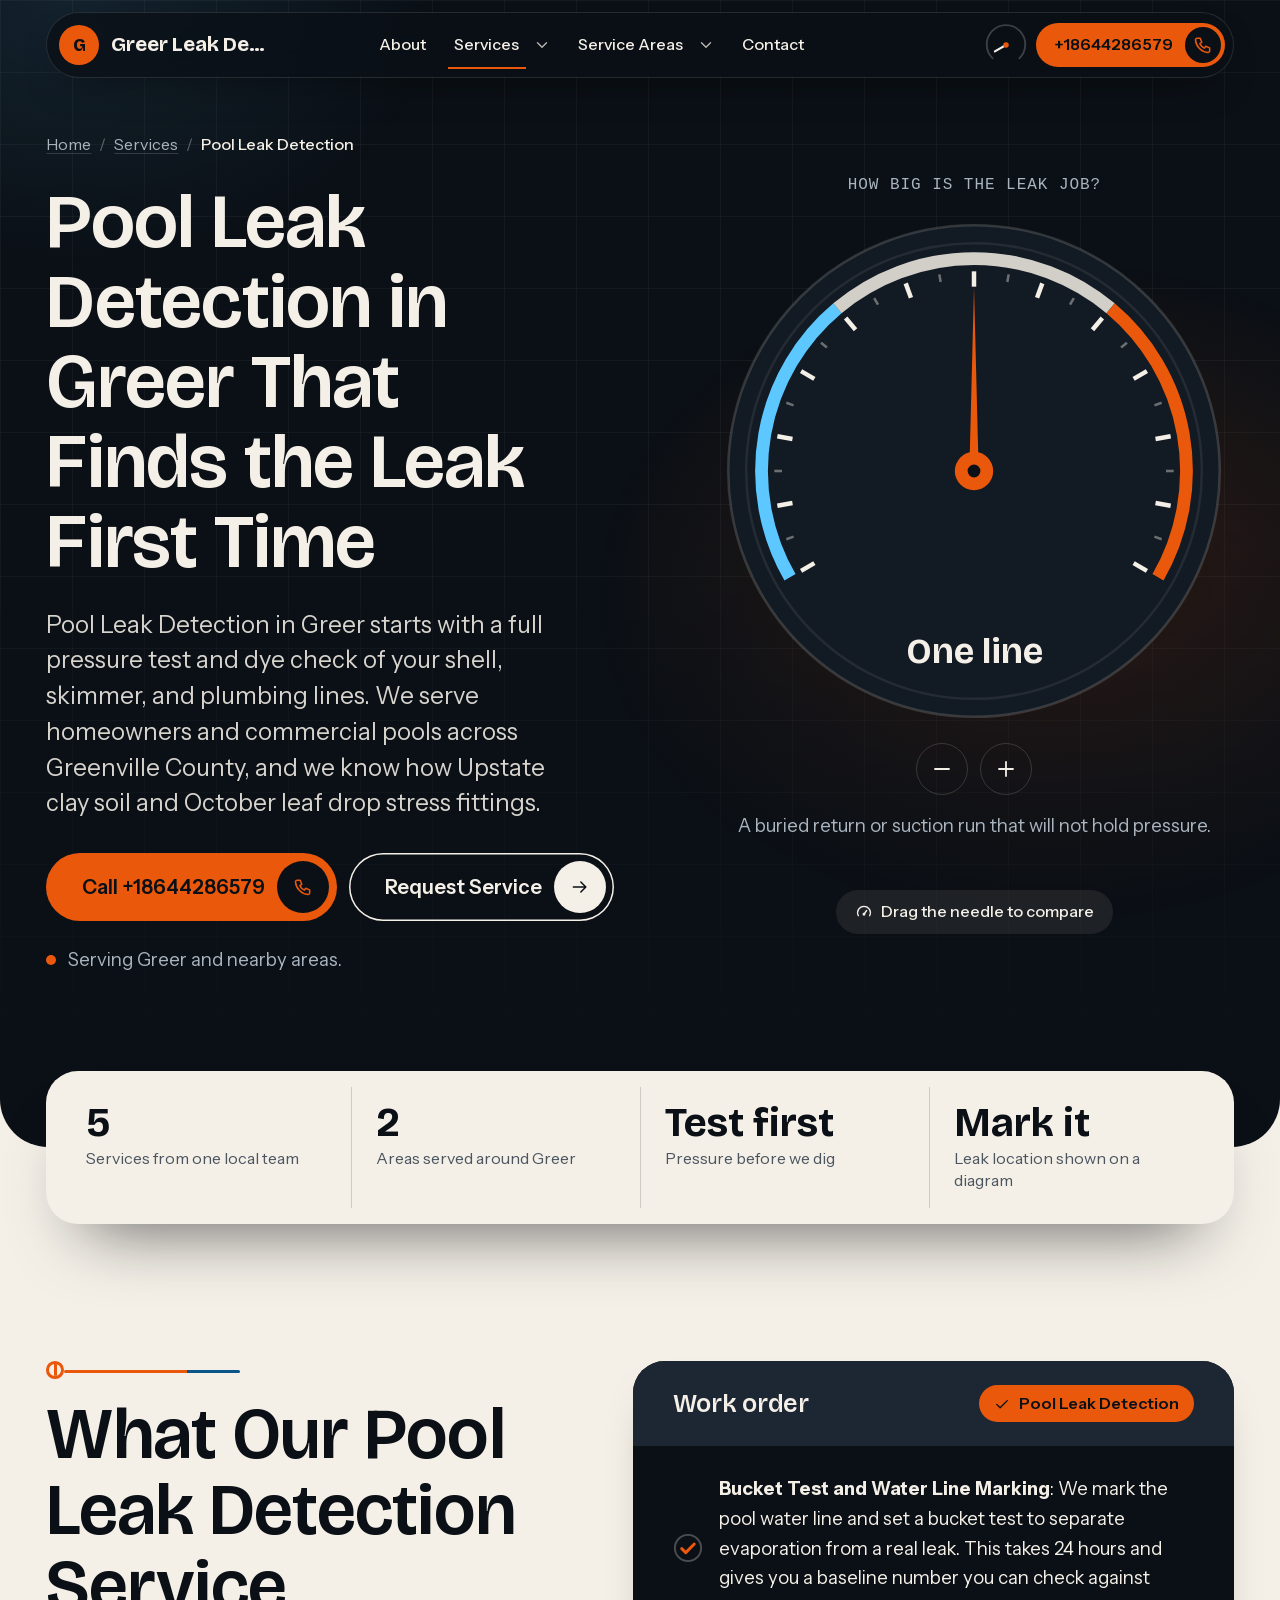
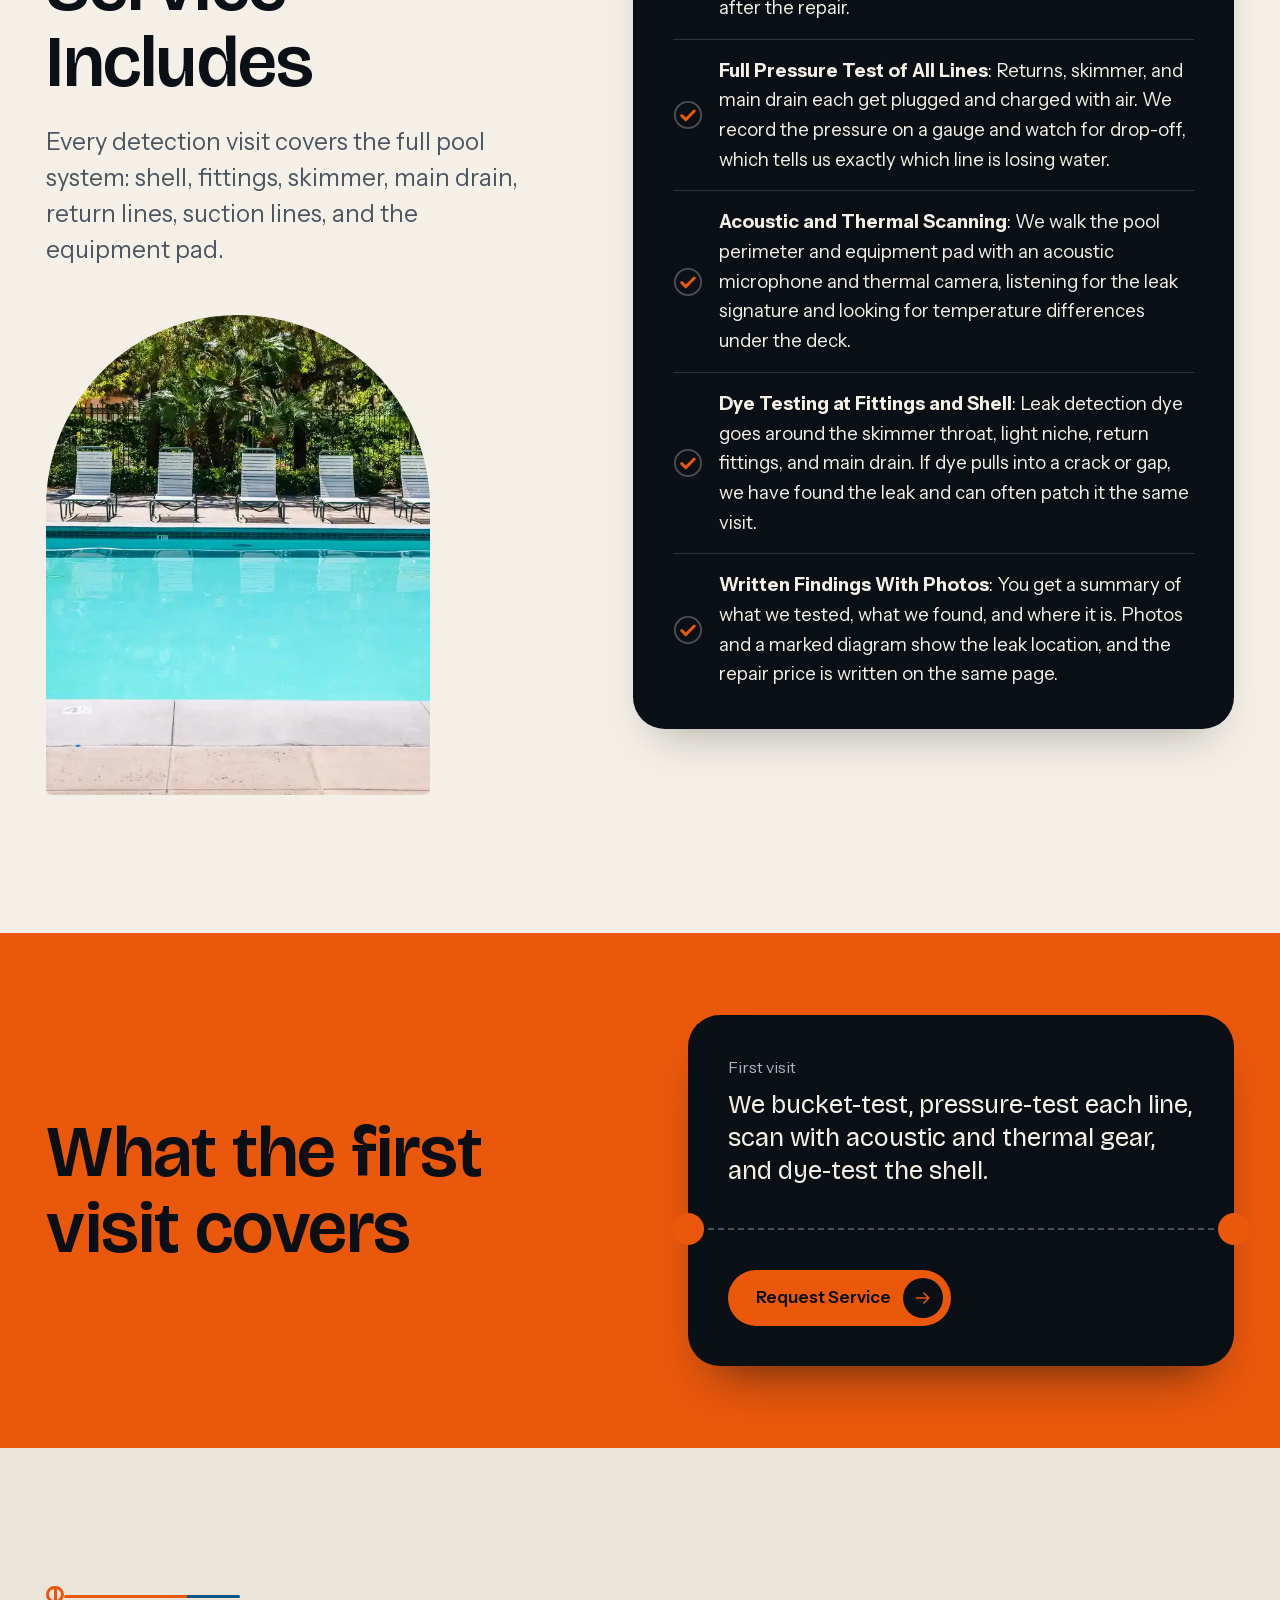
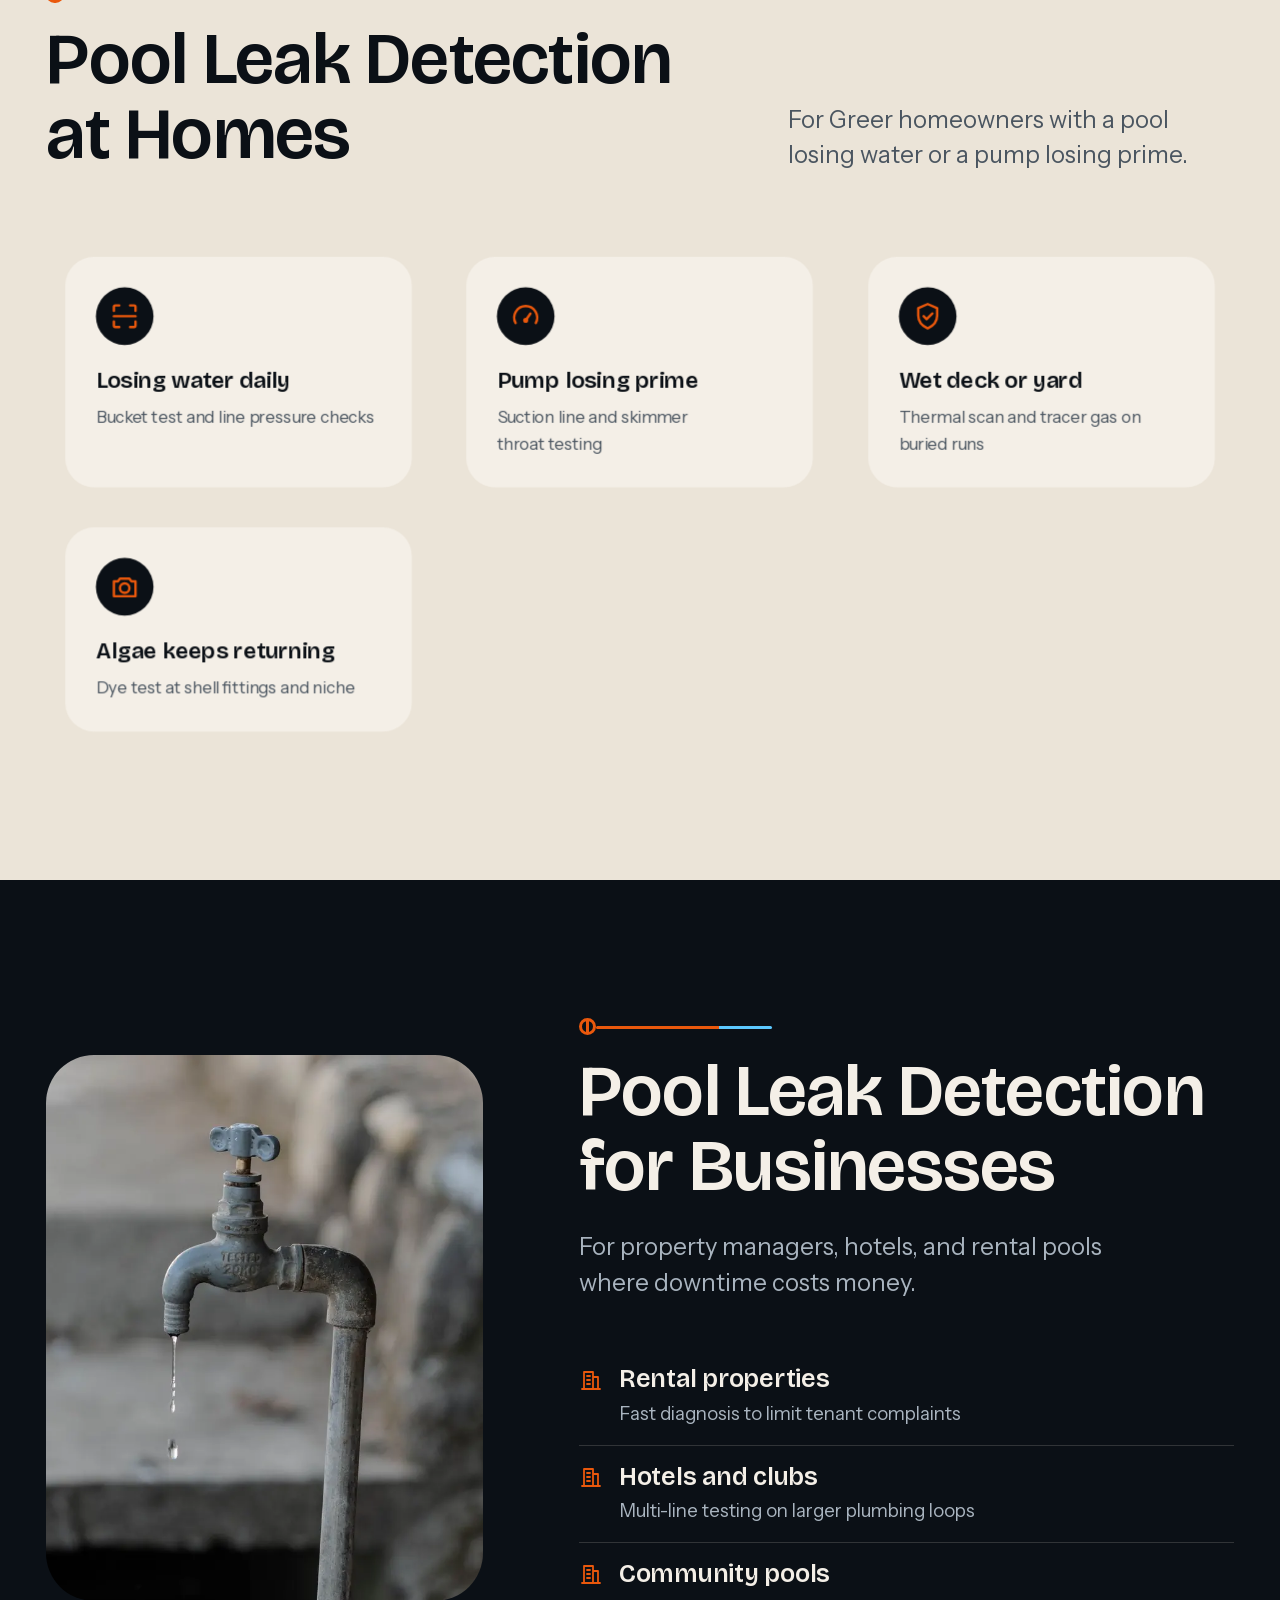
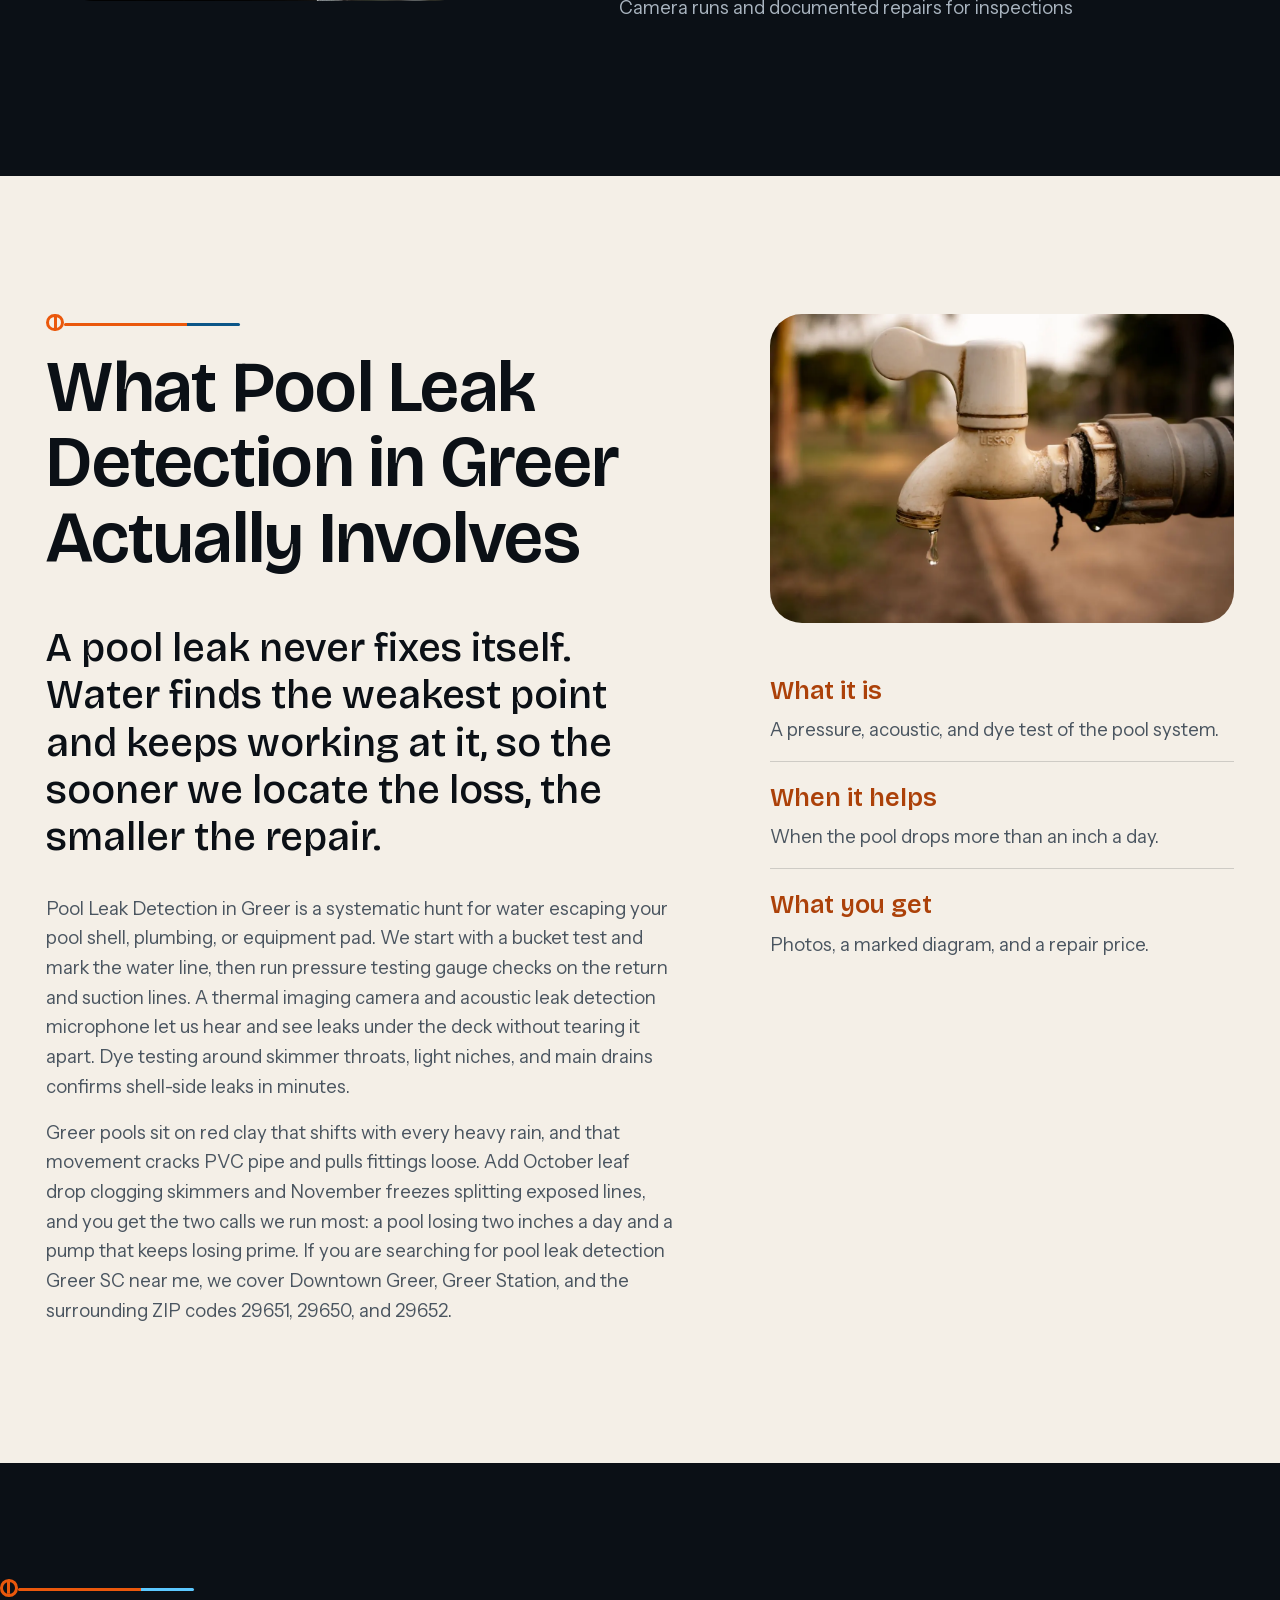
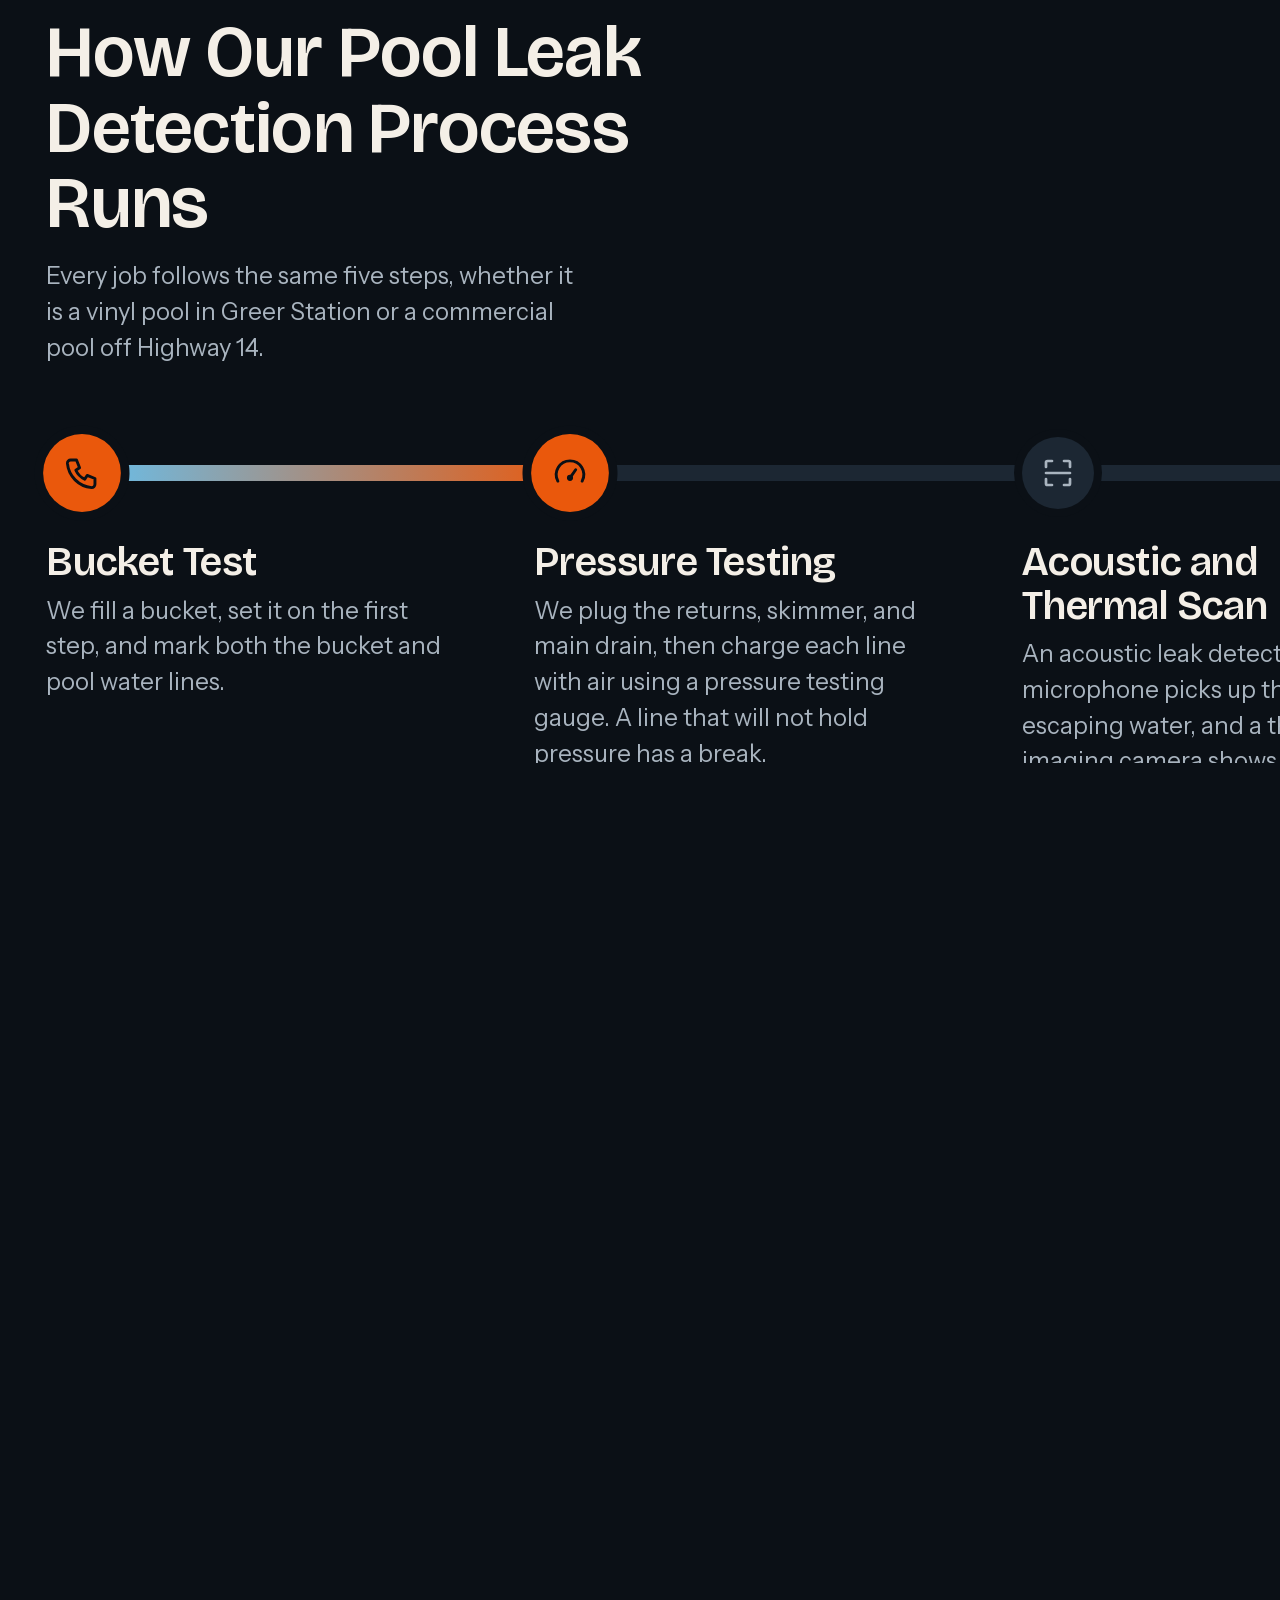
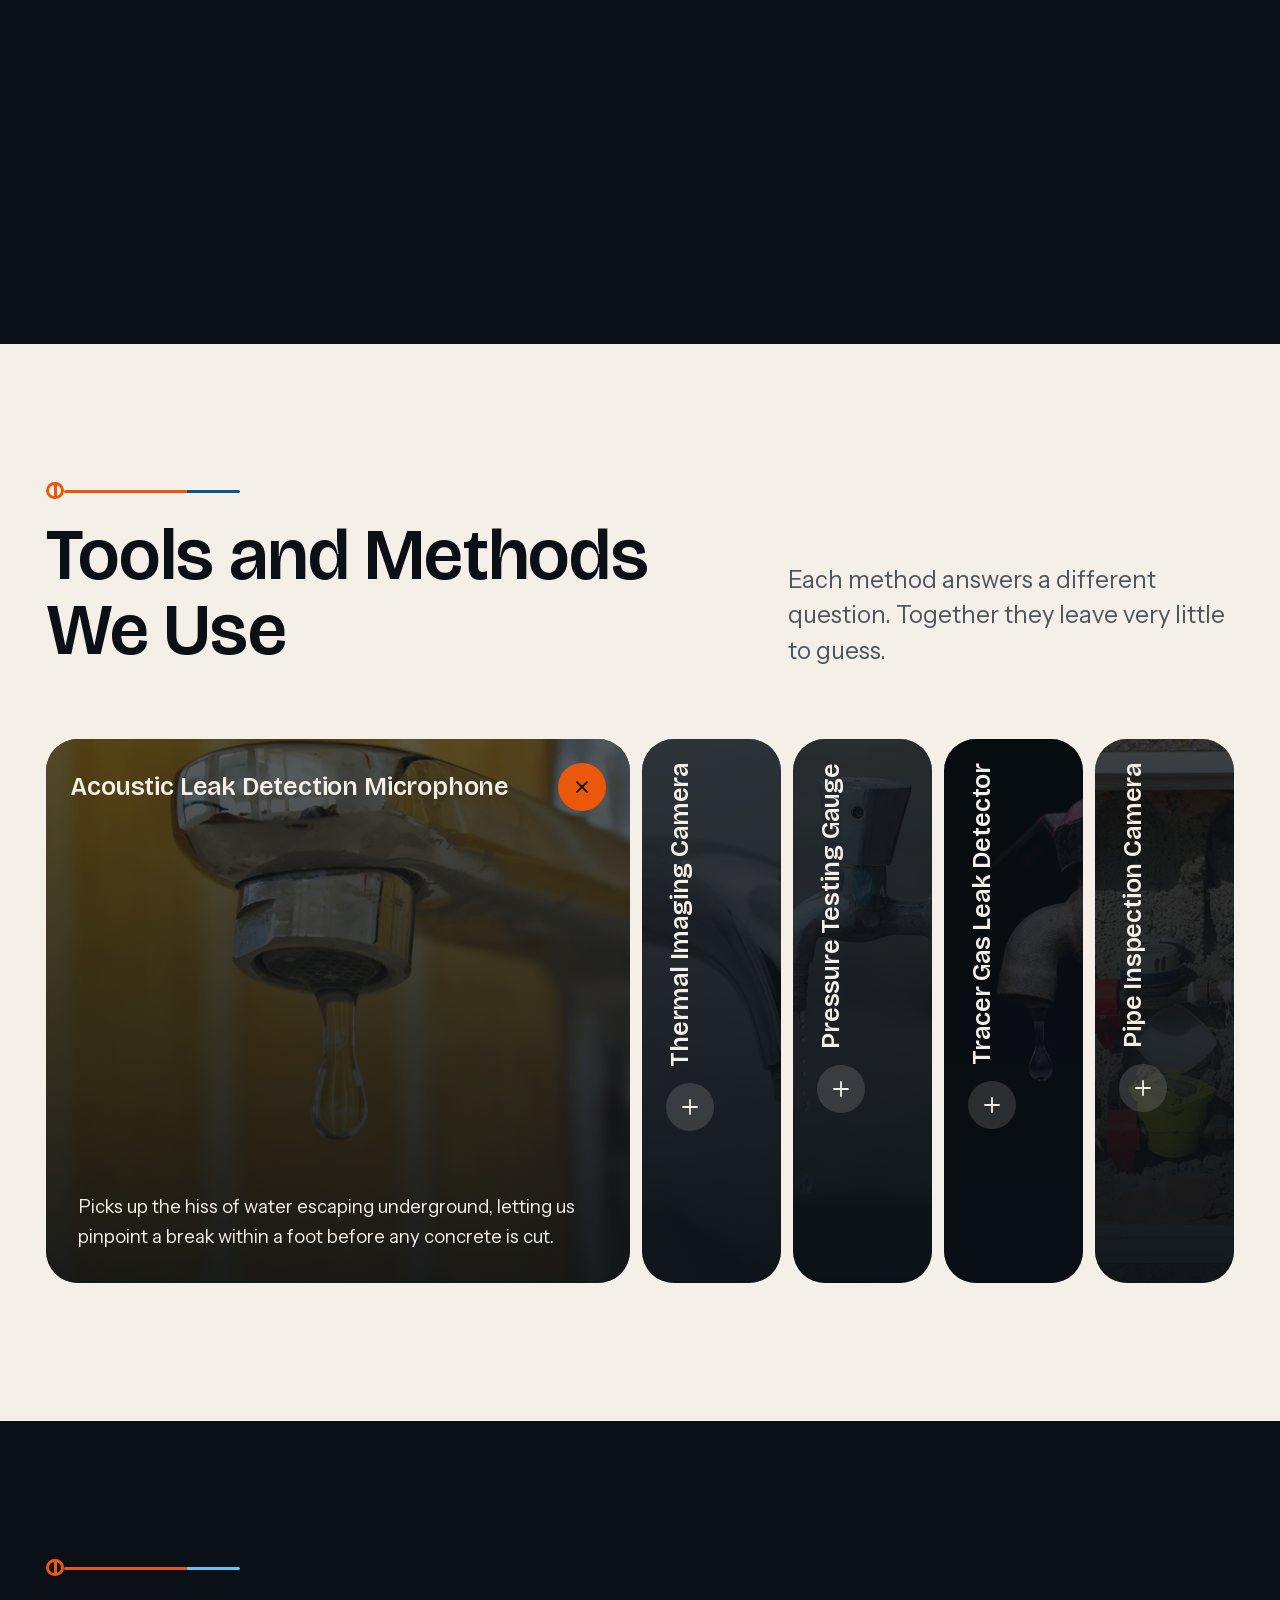
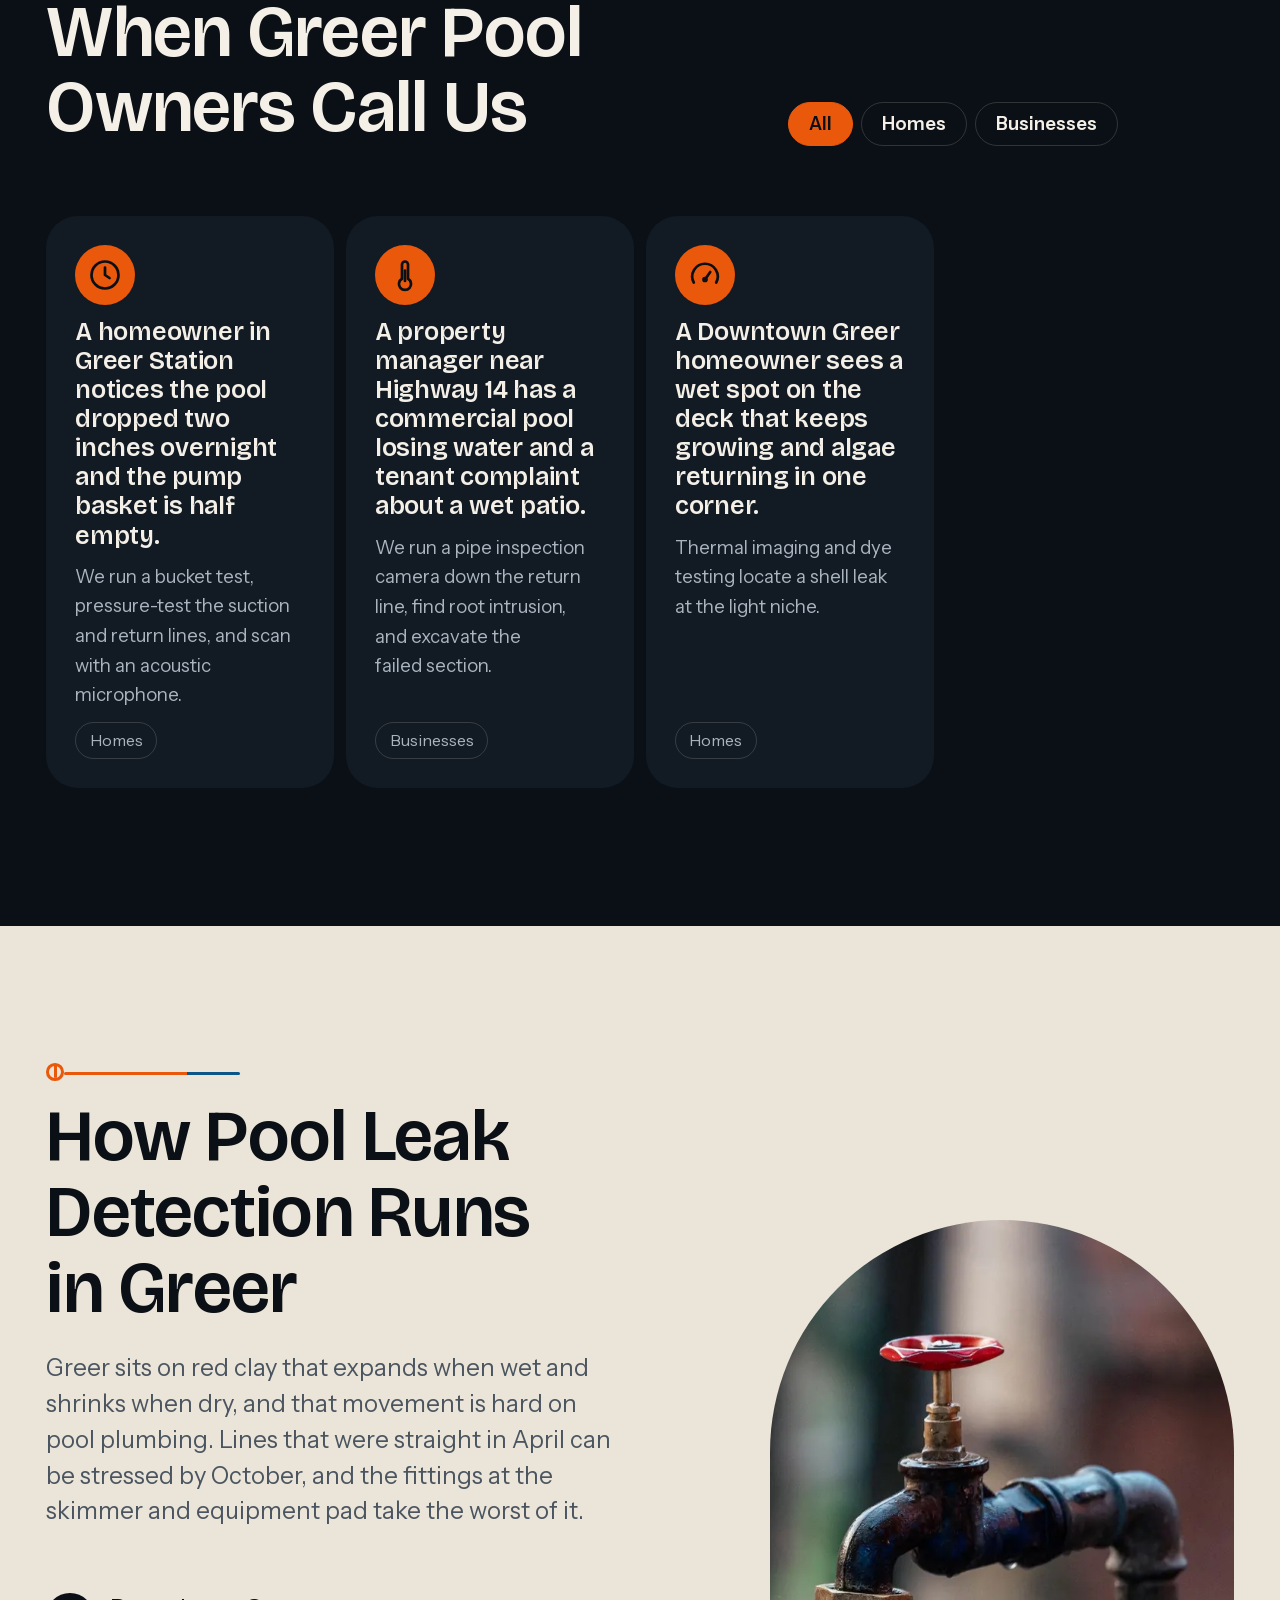
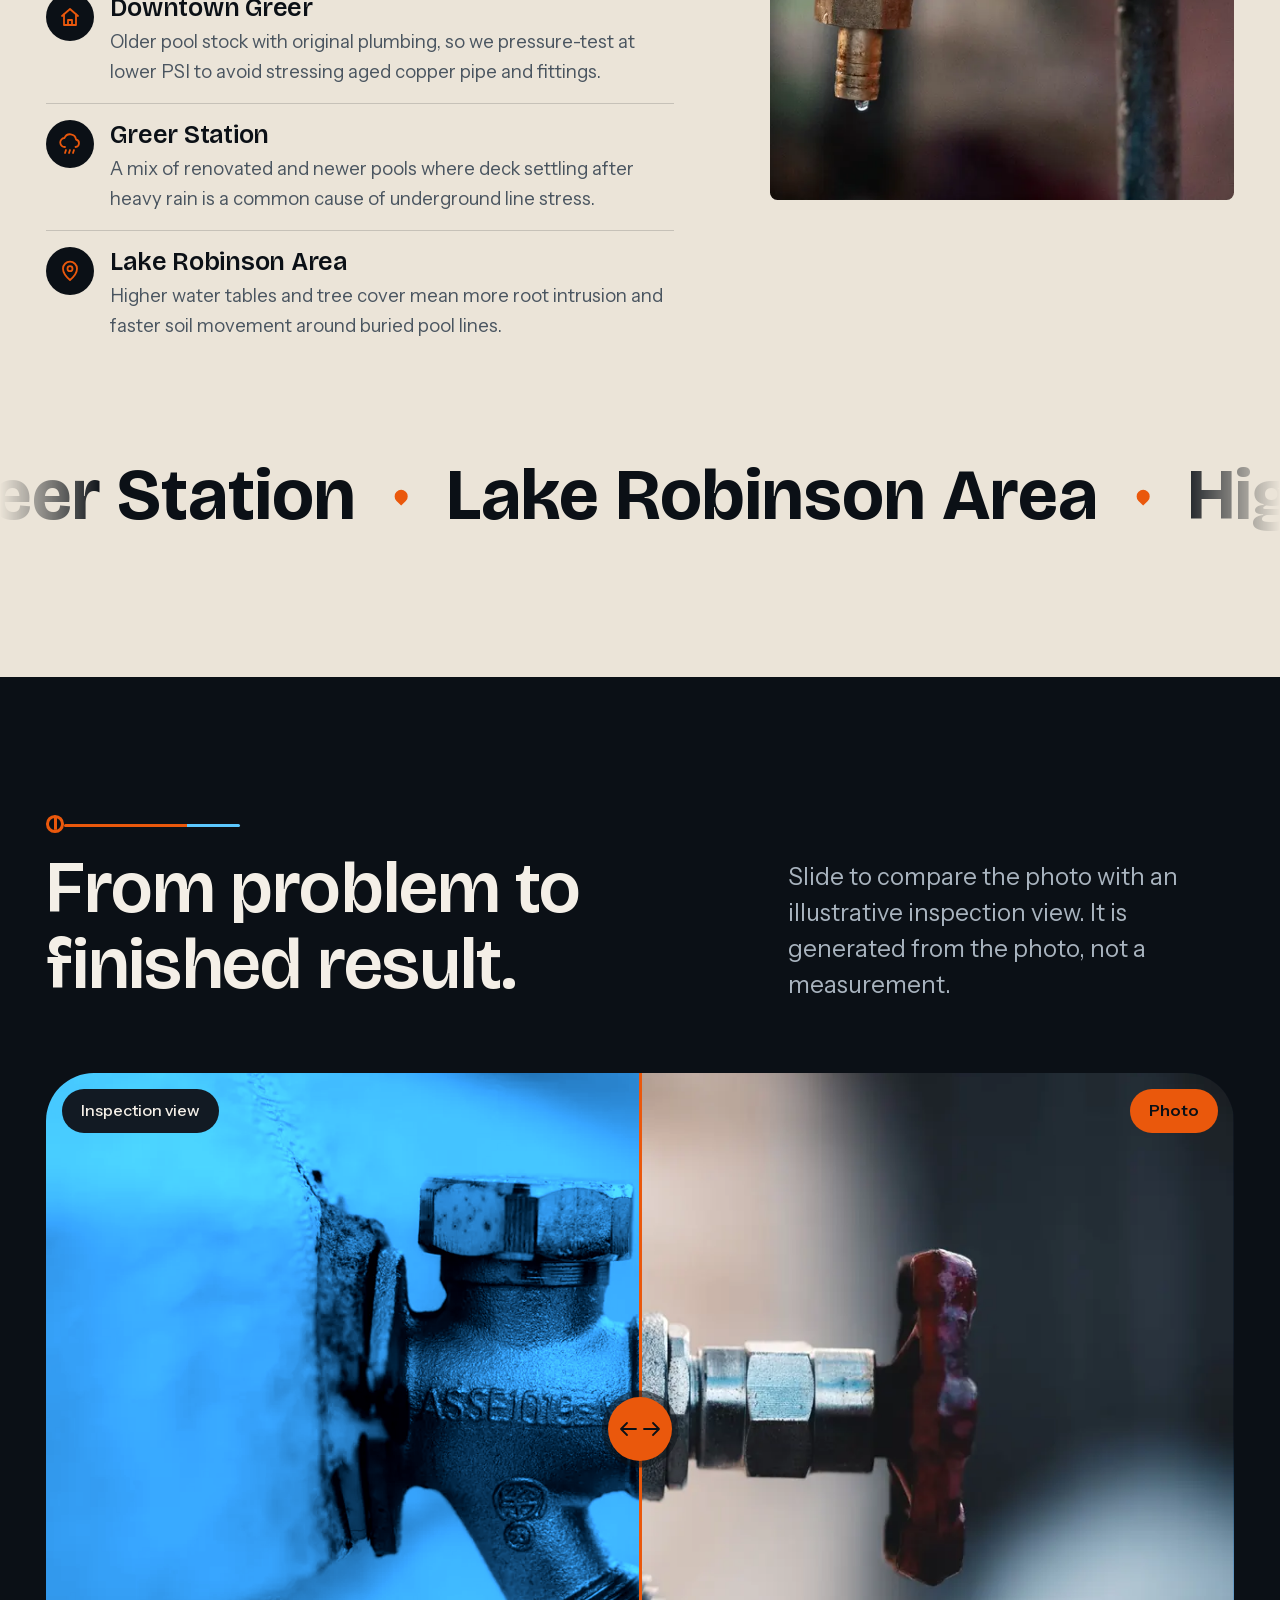
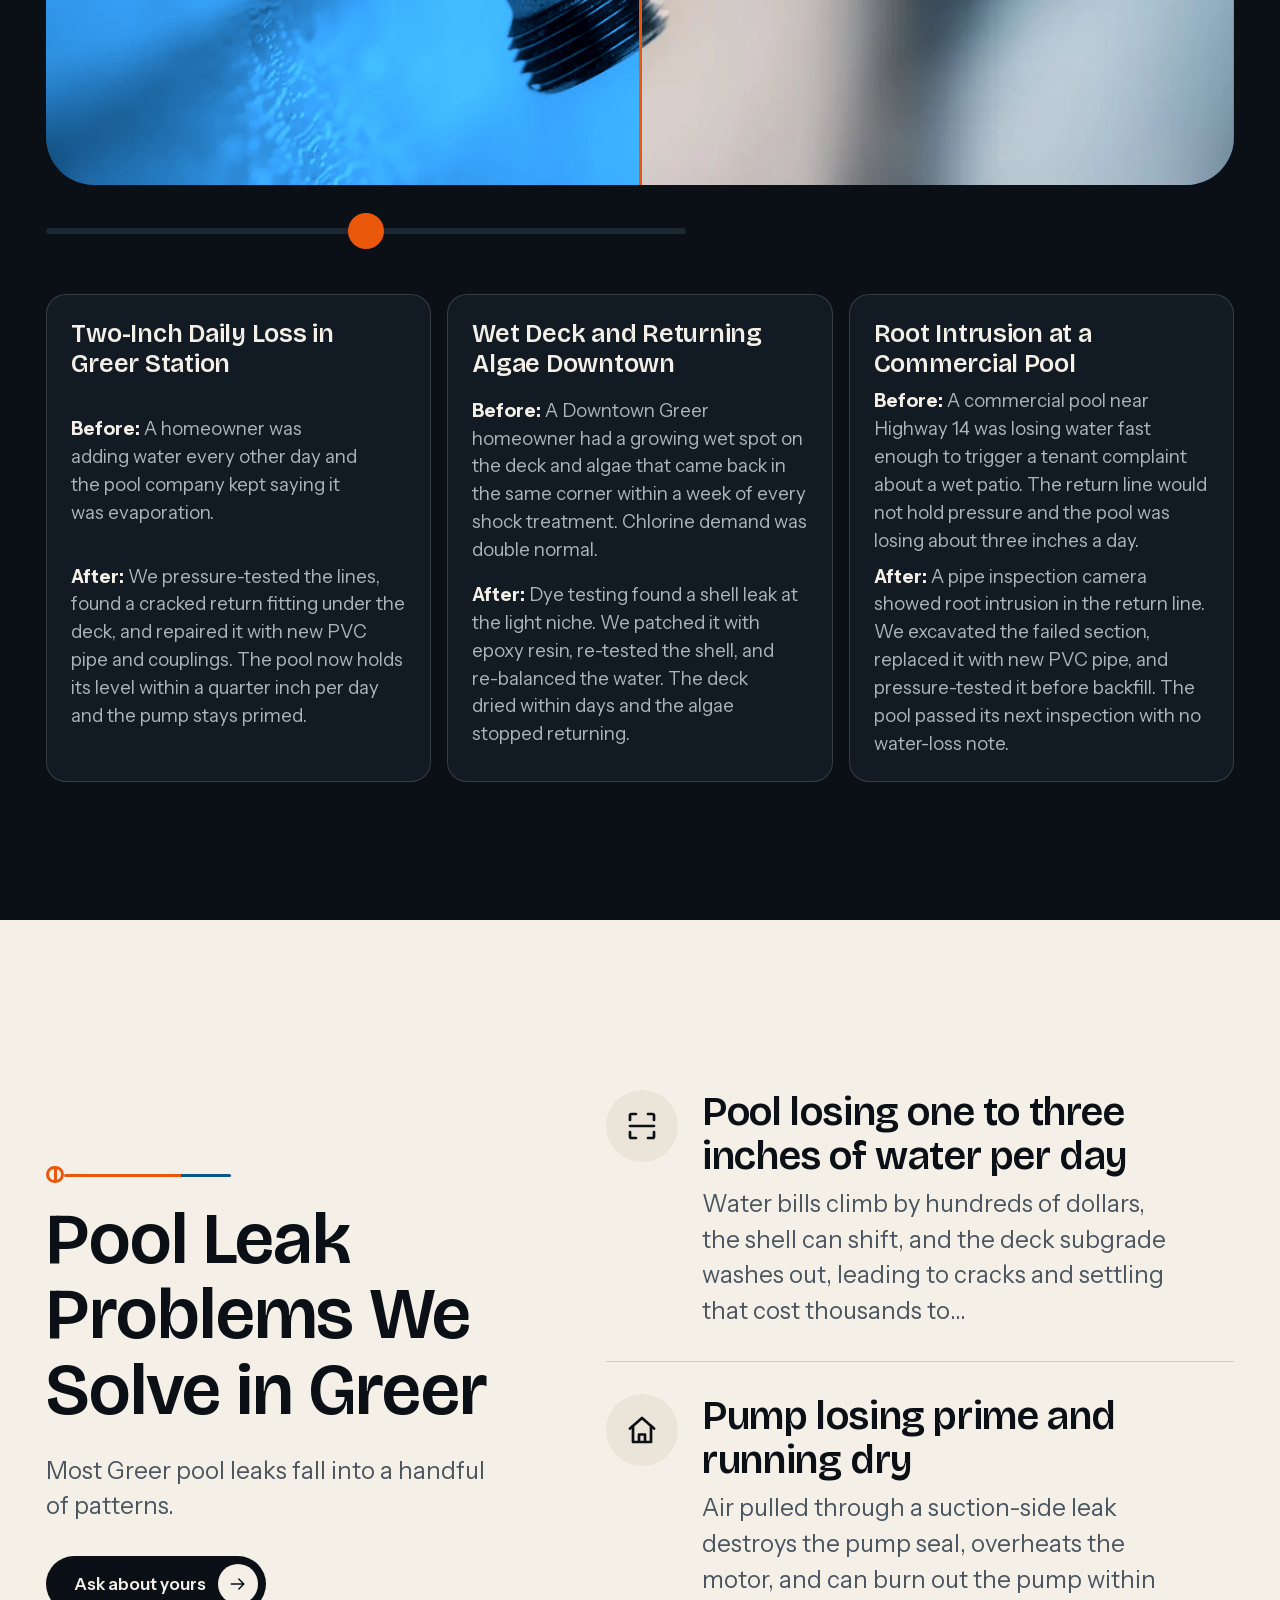
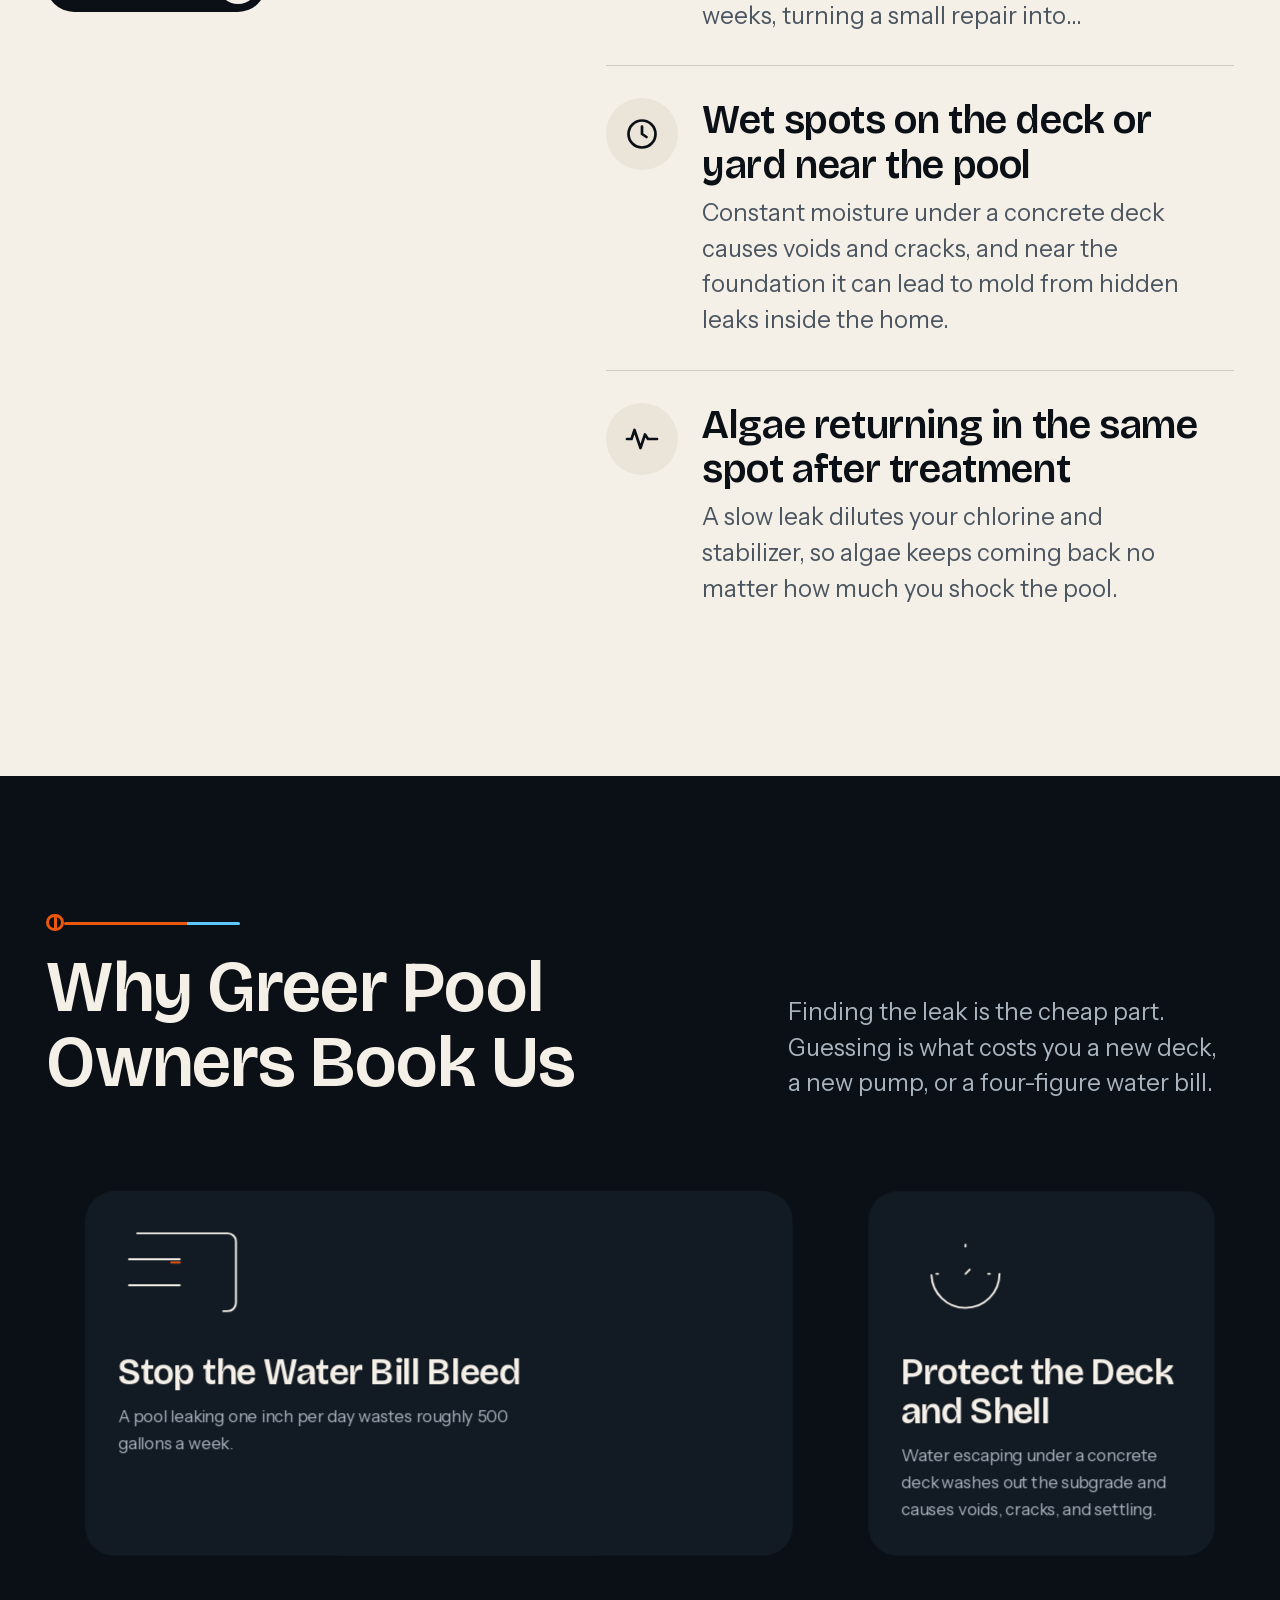
<file: my first project/pool-leak-detection.html>
<!doctype html>
<html lang="en">
  <head>
    <meta charset="UTF-8" />
    <meta name="viewport" content="width=device-width, initial-scale=1" />
    <meta name="theme-color" content="#0b1016" />
    <title>Pool Leak Detection Greer</title>
    <meta name="description" content="Pool Leak Detection in Greer finds hidden pool leaks fast. Our swimming pool leak repair in Greer SC stops water loss, protects your deck, and cuts high…" />
    <meta name="author" content="Greer Leak Detection Pros" />
    <meta name="robots" content="index, follow, max-image-preview:large, max-snippet:-1, max-video-preview:-1" />
    <link rel="canonical" href="https://greerleakdetection.com/pool-leak-detection.html" />
    <link rel="alternate" hreflang="en" href="https://greerleakdetection.com/pool-leak-detection.html" />
    <link rel="alternate" hreflang="x-default" href="https://greerleakdetection.com/pool-leak-detection.html" />
    
    <meta property="og:type" content="website" />
    <meta property="og:site_name" content="Greer Leak Detection Pros" />
    <meta property="og:locale" content="en_US" />
    <meta property="og:url" content="https://greerleakdetection.com/pool-leak-detection.html" />
    <meta property="og:title" content="Pool Leak Detection Greer" />
    <meta property="og:description" content="Pool Leak Detection in Greer finds hidden pool leaks fast. Our swimming pool leak repair in Greer SC stops water loss, protects your deck, and cuts high…" />
    <meta property="og:image" content="/assets/images/gen/index-8a81c99a.webp" />
    <meta property="og:image:alt" content="Pool Leak Detection Greer | Swimming Pool Leak Repair in Greer" />
    <meta name="twitter:card" content="summary_large_image" />
    <meta name="twitter:title" content="Pool Leak Detection Greer" />
    <meta name="twitter:description" content="Pool Leak Detection in Greer finds hidden pool leaks fast. Our swimming pool leak repair in Greer SC stops water loss, protects your deck, and cuts high…" />
    <meta name="twitter:image" content="/assets/images/gen/index-8a81c99a.webp" />
    <meta name="twitter:image:alt" content="Pool Leak Detection Greer | Swimming Pool Leak Repair in Greer" />
    <script type="application/ld+json">{"@context":"https://schema.org","@type":"WebSite","@id":"https://greerleakdetection.com/#website","url":"https://greerleakdetection.com/","name":"Greer Leak Detection Pros","inLanguage":"en","publisher":{"@id":"https://greerleakdetection.com/#localbusiness"}}</script>
    <script type="application/ld+json">{"@context":"https://schema.org","@type":"LocalBusiness","@id":"https://greerleakdetection.com/#localbusiness","name":"Greer Leak Detection Pros","url":"https://greerleakdetection.com/","telephone":"+18644286579","address":{"@type":"PostalAddress","streetAddress":"110 Laurel Rd, Greer, SC 29651, USA","addressLocality":"Greer","addressRegion":"South Carolina","postalCode":"29651","addressCountry":"US"}}</script>
    <script type="application/ld+json">{"@context":"https://schema.org","@type":"Service","@id":"https://greerleakdetection.com/pool-leak-detection.html#service","name":"Pool Leak Detection","url":"https://greerleakdetection.com/pool-leak-detection.html","provider":{"@type":"LocalBusiness","@id":"https://greerleakdetection.com/#localbusiness","name":"Greer Leak Detection Pros"},"areaServed":[{"@type":"AdministrativeArea","name":"Greer"},{"@type":"AdministrativeArea","name":"Downtown Greer"},{"@type":"AdministrativeArea","name":"Greer Station"}]}</script>
    <script type="application/ld+json">{"@context":"https://schema.org","@type":"FAQPage","mainEntity":[{"@type":"Question","name":"How much does pool leak detection cost in Greer SC?","acceptedAnswer":{"@type":"Answer","text":"Most residential pool leak detection jobs in Greer run $250 to $550 in 2026, and the visit takes two to four hours. Price depends on how many lines we pressure test, whether we need tracer gas or a camera run, and how easy the equipment pad is to access. Repairs are quoted separately after we locate the leak."}},{"@type":"Question","name":"How do I know if my pool is leaking in Greer?","acceptedAnswer":{"@type":"Answer","text":"If your pool drops more than one inch in 24 hours with the pump off, you likely have a leak, not evaporation. Other signs include a water bill jump, wet spots on the deck, air in the pump basket, and algae returning in the same corner. A bucket test confirms it in a day."}},{"@type":"Question","name":"Does swimming pool leak repair fix underground leaks in Greer SC?","acceptedAnswer":{"@type":"Answer","text":"Yes. We excavate the failed section, replace it with new PVC pipe and fittings, and pressure-test the line before backfilling. Underground repairs meet Greenville County building code compliance and are warrantied. Most are finished in one day once the leak is located."}},{"@type":"Question","name":"What causes pool leaks in Greer SC?","acceptedAnswer":{"@type":"Answer","text":"Upstate clay soil movement is the big one, cracking PVC pipe and pulling fittings loose. Root intrusion from nearby trees, freeze damage to exposed lines, failed light niche gaskets, and worn skimmer throats round out the list. Most Greer leaks we find are at fittings, not in the middle of a pipe run."}}]}</script>
    <script type="application/ld+json">{"@context":"https://schema.org","@type":"BreadcrumbList","itemListElement":[{"@type":"ListItem","position":1,"name":"Home","item":"https://greerleakdetection.com/"},{"@type":"ListItem","position":2,"name":"Services","item":"https://greerleakdetection.com/services.html"},{"@type":"ListItem","position":3,"name":"Pool Leak Detection","item":"https://greerleakdetection.com/pool-leak-detection.html"}]}</script>
    
    
    <link rel="icon" href="data:image/svg+xml,%3Csvg%20xmlns=%27http://www.w3.org/2000/svg%27%20viewBox=%270%200%2032%2032%27%3E%3Crect%20width=%2732%27%20height=%2732%27%20rx=%277%27%20fill=%27%23EA580C%27/%3E%3Ctext%20x=%2716%27%20y=%2723%27%20font-family=%27Arial,sans-serif%27%20font-size=%2719%27%20font-weight=%27700%27%20fill=%27%23ffffff%27%20text-anchor=%27middle%27%3EG%3C/text%3E%3C/svg%3E" />
    <link rel="apple-touch-icon" href="assets/images/apple-touch-icon.png" />
    <script>window.__RL_LEADS={siteId:"6ada32663430ed22e3f58fc7",apiBase:["https:","","ranklocal.cc"].join("/"),turnstileSiteKey:""};</script>
    <script>(function(){try{if(window.self===window.top){document.documentElement.classList.add("js");}}catch(e){}})();</script>
    <link rel="stylesheet" href="assets/global.css" />
  </head>
  <body class="fl-page page-service">
    <a class="skip-link" href="#main">Skip to main content</a>
    <div class="scroll-progress" aria-hidden="true"><span data-progress-bar></span></div>
  <header class="site-header" id="top" data-header>
    <div class="site-header__bar">
      <a class="site-header__brand" href="index.html"><span class="site-header__mark" aria-hidden="true"><span class="site-header__initial">G</span></span><span class="site-header__name">Greer Leak Detection Pros</span><span class="sr-only"> Home</span></a>
      <nav class="site-header__nav" aria-label="Primary navigation">
        <ul class="site-header__list">
          <li><a class="nav-link" href="about.html"><span class="nav-link__text" data-text="About">About</span></a></li>
          <!-- RL-AUTO:nav-services START -->
<li class="nav-drop" data-dropdown>
          <a class="nav-link nav-link--current" href="services.html" aria-current="page"><span class="nav-link__text" data-text="Services">Services</span></a>
          <button class="nav-drop__toggle" type="button" aria-expanded="false" aria-controls="nav-services-panel"><span class="sr-only">Open Menu: Services</span><svg class="icon icon--sm" viewBox="0 0 24 24" aria-hidden="true" focusable="false"><path d="m6 9 6 6 6-6"/></svg></button>
          <div class="nav-drop__panel" id="nav-services-panel" hidden>
            <ul class="nav-drop__list"><li><a class="nav-drop__link" href="water-leak-detection.html">Water Leak Detection</a></li><li><a class="nav-drop__link" href="pool-leak-detection.html">Pool Leak Detection</a></li><li><a class="nav-drop__link" href="slab-leak-detection.html">Slab Leak Detection</a></li><li><a class="nav-drop__link" href="underground-leak-detection.html">Underground Leak Detection</a></li><li><a class="nav-drop__link" href="plumbing-leak-detection.html">Plumbing Leak Detection</a></li></ul>
            <a class="nav-drop__all" href="services.html">View all services <svg class="icon icon--sm" viewBox="0 0 24 24" aria-hidden="true" focusable="false"><path d="M4 12h15M13 6l6 6-6 6"/></svg></a>
          </div>
        </li>
<!-- RL-AUTO:nav-services END -->
          <!-- RL-AUTO:nav-locations START -->
<li class="nav-drop" data-dropdown>
          <a class="nav-link" href="locations.html"><span class="nav-link__text" data-text="Service Areas">Service Areas</span></a>
          <button class="nav-drop__toggle" type="button" aria-expanded="false" aria-controls="nav-locations-panel"><span class="sr-only">Open Menu: Service Areas</span><svg class="icon icon--sm" viewBox="0 0 24 24" aria-hidden="true" focusable="false"><path d="m6 9 6 6 6-6"/></svg></button>
          <div class="nav-drop__panel" id="nav-locations-panel" hidden>
            <ul class="nav-drop__list"><li><a class="nav-drop__link" href="leak-detection-downtown-greer.html">Downtown Greer</a></li><li><a class="nav-drop__link" href="leak-detection-greer-station.html">Greer Station</a></li></ul>
            <a class="nav-drop__all" href="locations.html">View all service areas <svg class="icon icon--sm" viewBox="0 0 24 24" aria-hidden="true" focusable="false"><path d="M4 12h15M13 6l6 6-6 6"/></svg></a>
          </div>
        </li>
<!-- RL-AUTO:nav-locations END -->
          
          <li><a class="nav-link" href="contact.html"><span class="nav-link__text" data-text="Contact">Contact</span></a></li>
        </ul>
      </nav>
      <div class="site-header__tools">
        <div class="gauge-mini" data-gauge aria-hidden="true"><svg viewBox="0 0 48 48"><path class="gauge-mini__track" d="M9.5 38.5A21 21 0 1 1 38.5 38.5"/><path class="gauge-mini__fill" data-gauge-fill d="M9.5 38.5A21 21 0 1 1 38.5 38.5"/><line class="gauge-mini__needle" data-gauge-needle x1="24" y1="24" x2="24" y2="10"/><circle class="gauge-mini__hub" cx="24" cy="24" r="3"/></svg></div>
        <a class="btn btn--accent btn--sm site-header__call" href="tel:+18644286579" aria-label="Call +18644286579" data-fill><span class="btn__label">+18644286579</span><span class="btn__icon"><svg class="icon" viewBox="0 0 24 24" aria-hidden="true" focusable="false"><path d="M5 4h3.6l1.9 4.8-2.3 1.5a11 11 0 0 0 5.5 5.5l1.5-2.3L20 15.4V19a2 2 0 0 1-2.1 2A16.5 16.5 0 0 1 3 6.1 2 2 0 0 1 5 4Z"/></svg><svg class="icon" viewBox="0 0 24 24" aria-hidden="true" focusable="false"><path d="M5 4h3.6l1.9 4.8-2.3 1.5a11 11 0 0 0 5.5 5.5l1.5-2.3L20 15.4V19a2 2 0 0 1-2.1 2A16.5 16.5 0 0 1 3 6.1 2 2 0 0 1 5 4Z"/></svg></span><span class="sr-only"> Call</span></a>
        <button class="site-header__toggle" type="button" aria-expanded="false" aria-controls="site-menu" data-menu-toggle><span class="sr-only">Menu</span><span></span><span></span></button>
      </div>
    </div>
  </header>
  <div class="menu" id="site-menu" data-menu hidden>
    <div class="menu__panel theme-ink" role="dialog" aria-modal="true" aria-label="Primary navigation">
      <div class="menu__top">
        <span class="site-header__name">Greer Leak Detection Pros</span>
        <button class="menu__close" type="button" data-menu-close aria-label="Close"><svg class="icon" viewBox="0 0 24 24" aria-hidden="true" focusable="false"><path d="m6 6 12 12M18 6 6 18"/></svg></button>
      </div>
      <nav aria-label="Primary navigation">
        <ul class="menu__list"><li><a class="menu__link" href="index.html" data-menu-link><span>Home</span><svg class="icon icon--lg" viewBox="0 0 24 24" aria-hidden="true" focusable="false"><path d="M4 12h15M13 6l6 6-6 6"/></svg></a></li><li><a class="menu__link" href="about.html" data-menu-link><span>About</span><svg class="icon icon--lg" viewBox="0 0 24 24" aria-hidden="true" focusable="false"><path d="M4 12h15M13 6l6 6-6 6"/></svg></a></li><li><a class="menu__link menu__link--current" href="services.html" data-menu-link aria-current="page"><span>Services</span><svg class="icon icon--lg" viewBox="0 0 24 24" aria-hidden="true" focusable="false"><path d="M4 12h15M13 6l6 6-6 6"/></svg></a></li><li><a class="menu__link" href="locations.html" data-menu-link><span>Service Areas</span><svg class="icon icon--lg" viewBox="0 0 24 24" aria-hidden="true" focusable="false"><path d="M4 12h15M13 6l6 6-6 6"/></svg></a></li><li><a class="menu__link" href="contact.html" data-menu-link><span>Contact</span><svg class="icon icon--lg" viewBox="0 0 24 24" aria-hidden="true" focusable="false"><path d="M4 12h15M13 6l6 6-6 6"/></svg></a></li></ul>
      </nav>
      <div class="menu__foot">
        <a class="menu__call" href="tel:+18644286579"><span>Call</span><strong>+18644286579</strong></a>
        <p>110 Laurel Rd, Greer, SC 29651, USA, Greer, South Carolina</p>
      </div>
    </div>
  </div>
    <main id="main"><section class="svc-hero section--ink" aria-labelledby="svc-title" data-hero>
    <div class="container svc-hero__grid">
      <div class="svc-hero__copy">
        <nav class="crumbs" aria-label="Breadcrumb"><a href="index.html">Home</a><span class="crumbs__sep" aria-hidden="true">/</span><a href="services.html">Services</a><span class="crumbs__sep" aria-hidden="true">/</span><span aria-current="page">Pool Leak Detection</span></nav>
        <h1 class="svc-hero__title" id="svc-title">Pool Leak Detection in Greer That Finds the Leak First Time</h1>
        <p class="svc-hero__lead">Pool Leak Detection in Greer starts with a full pressure test and dye check of your shell, skimmer, and plumbing lines. We serve homeowners and commercial pools across Greenville County, and we know how Upstate clay soil and October leaf drop stress fittings.</p>
        <div class="svc-hero__actions"><a class="btn btn--accent btn--lg" href="tel:+18644286579" data-fill><span class="btn__label">Call +18644286579</span><span class="btn__icon"><svg class="icon" viewBox="0 0 24 24" aria-hidden="true" focusable="false"><path d="M5 4h3.6l1.9 4.8-2.3 1.5a11 11 0 0 0 5.5 5.5l1.5-2.3L20 15.4V19a2 2 0 0 1-2.1 2A16.5 16.5 0 0 1 3 6.1 2 2 0 0 1 5 4Z"/></svg><svg class="icon" viewBox="0 0 24 24" aria-hidden="true" focusable="false"><path d="M5 4h3.6l1.9 4.8-2.3 1.5a11 11 0 0 0 5.5 5.5l1.5-2.3L20 15.4V19a2 2 0 0 1-2.1 2A16.5 16.5 0 0 1 3 6.1 2 2 0 0 1 5 4Z"/></svg></span></a><a class="btn btn--ghost btn--lg" href="#contact" data-fill><span class="btn__label">Request Service</span><span class="btn__icon"><svg class="icon" viewBox="0 0 24 24" aria-hidden="true" focusable="false"><path d="M4 12h15M13 6l6 6-6 6"/></svg><svg class="icon" viewBox="0 0 24 24" aria-hidden="true" focusable="false"><path d="M4 12h15M13 6l6 6-6 6"/></svg></span></a></div>
        <p class="svc-hero__note"><span class="chip__dot" aria-hidden="true"></span>Serving Greer and nearby areas.</p>
      </div>
      <div class="gauge" data-gauge-hero data-dial-label="How big is the leak job?">
        <p class="gauge__title">How big is the leak job?</p>
        <div class="gauge__dial" data-gauge-dial>
          <svg class="gauge__svg" viewBox="0 0 400 400" aria-hidden="true" focusable="false"><circle class="gauge__face" cx="200" cy="200" r="192"/><circle class="gauge__rim" cx="200" cy="200" r="178"/><path class="gauge__zone gauge__zone--low" d="M56.24 283.00A166 166 0 0 1 93.30 72.84"/><path class="gauge__zone gauge__zone--ok" d="M93.30 72.84A166 166 0 0 1 306.70 72.84"/><path class="gauge__zone gauge__zone--high" d="M306.70 72.84A166 166 0 0 1 343.76 283.00"/><g class="gauge__ticks"><line class="gauge__tick gauge__tick--major" x1="75.29" y1="272" x2="64.9" y2="278"/><line class="gauge__tick" x1="59.05" y1="251.3" x2="53.41" y2="253.36"/><line class="gauge__tick gauge__tick--major" x1="58.19" y1="225.01" x2="46.37" y2="227.09"/><line class="gauge__tick" x1="50" y1="200" x2="44" y2="200"/><line class="gauge__tick gauge__tick--major" x1="58.19" y1="174.99" x2="46.37" y2="172.91"/><line class="gauge__tick" x1="59.05" y1="148.7" x2="53.41" y2="146.64"/><line class="gauge__tick gauge__tick--major" x1="75.29" y1="128" x2="64.9" y2="122"/><line class="gauge__tick" x1="85.09" y1="103.58" x2="80.5" y2="99.73"/><line class="gauge__tick gauge__tick--major" x1="107.44" y1="89.69" x2="99.73" y2="80.5"/><line class="gauge__tick" x1="125" y1="70.1" x2="122" y2="64.9"/><line class="gauge__tick gauge__tick--major" x1="150.75" y1="64.68" x2="146.64" y2="53.41"/><line class="gauge__tick" x1="173.95" y1="52.28" x2="172.91" y2="46.37"/><line class="gauge__tick gauge__tick--major" x1="200" y1="56" x2="200" y2="44"/><line class="gauge__tick" x1="226.05" y1="52.28" x2="227.09" y2="46.37"/><line class="gauge__tick gauge__tick--major" x1="249.25" y1="64.68" x2="253.36" y2="53.41"/><line class="gauge__tick" x1="275" y1="70.1" x2="278" y2="64.9"/><line class="gauge__tick gauge__tick--major" x1="292.56" y1="89.69" x2="300.27" y2="80.5"/><line class="gauge__tick" x1="314.91" y1="103.58" x2="319.5" y2="99.73"/><line class="gauge__tick gauge__tick--major" x1="324.71" y1="128" x2="335.1" y2="122"/><line class="gauge__tick" x1="340.95" y1="148.7" x2="346.59" y2="146.64"/><line class="gauge__tick gauge__tick--major" x1="341.81" y1="174.99" x2="353.63" y2="172.91"/><line class="gauge__tick" x1="350" y1="200" x2="356" y2="200"/><line class="gauge__tick gauge__tick--major" x1="341.81" y1="225.01" x2="353.63" y2="227.09"/><line class="gauge__tick" x1="340.95" y1="251.3" x2="346.59" y2="253.36"/><line class="gauge__tick gauge__tick--major" x1="324.71" y1="272" x2="335.1" y2="278"/></g><g class="gauge__needle" data-gauge-needle><path class="gauge__needle-body" d="M196 214L200 56L204 214Z"/><circle class="gauge__hub" cx="200" cy="200" r="15"/><circle class="gauge__hub-dot" cx="200" cy="200" r="5"/></g></svg>
          <div class="gauge__readout"><p class="gauge__value" data-gauge-value>One line</p></div>
        </div>
        <div class="gauge__steps" data-gauge-steps hidden><button class="gauge__step" type="button" data-gauge-step="-1" aria-label="Smaller job"><svg class="icon" viewBox="0 0 24 24" aria-hidden="true" focusable="false"><path d="M5 12h14"/></svg></button><button class="gauge__step" type="button" data-gauge-step="1" aria-label="Bigger job"><svg class="icon" viewBox="0 0 24 24" aria-hidden="true" focusable="false"><path d="M12 5v14M5 12h14"/></svg></button></div>
        <p class="gauge__note" data-gauge-note>A buried return or suction run that will not hold pressure.</p>
        <ol class="gauge__zones"><li data-dial-zone data-label="Single fitting" data-note="One visible leak at a skimmer, light niche, or equipment pad fitting."><strong>1. Single fitting</strong> One visible leak at a skimmer, light niche, or equipment pad fitting.</li><li data-dial-zone data-label="One line" data-note="A buried return or suction run that will not hold pressure."><strong>2. One line</strong> A buried return or suction run that will not hold pressure.</li><li data-dial-zone data-label="Multiple runs" data-note="Several lines or a shell and plumbing leak together; planned in writing first."><strong>3. Multiple runs</strong> Several lines or a shell and plumbing leak together; planned in writing first.</li></ol>
        <p class="gauge__hint chip chip--solid" data-gauge-hint hidden><svg class="icon icon--sm" viewBox="0 0 24 24" aria-hidden="true" focusable="false"><path d="M4.5 17a8.5 8.5 0 1 1 15 0"/><path d="m12 15 3.5-5"/><circle cx="12" cy="15" r="1"/></svg><span class="gauge__hint-pointer">Drag the needle to compare</span><span class="gauge__hint-touch">Touch and drag the needle</span></p>
      </div>
    </div>
  </section>
  <section class="trust" aria-label="Service assurances">
    <div class="container">
      <ul class="trust__list" data-ripple><li class="trust__item"><span class="trust__value">5</span><span class="trust__label">Services from one local team</span></li><li class="trust__item"><span class="trust__value">2</span><span class="trust__label">Areas served around Greer</span></li><li class="trust__item"><span class="trust__value">Test first</span><span class="trust__label">Pressure before we dig</span></li><li class="trust__item"><span class="trust__value">Mark it</span><span class="trust__label">Leak location shown on a diagram</span></li></ul>
    </div>
  </section>
  <section class="section incl" id="included" aria-labelledby="incl-title">
    <div class="container incl__grid">
      <div class="incl__copy flow-head">
        <h2 class="incl__title" id="incl-title" data-level>What Our Pool Leak Detection Service Includes</h2>
        <p class="incl__lead" data-flow>Every detection visit covers the full pool system: shell, fittings, skimmer, main drain, return lines, suction lines, and the equipment pad.</p>
        <figure class="media media--arch incl__photo" data-develop><img class="media__img" src="assets/images/gen/index-8a81c99a.webp" alt="Dependable leak detection across Greer, South Carolina" width="1200" height="1500" sizes="(min-width: 64rem) 30vw, 80vw" loading="lazy" decoding="async" /></figure>
      </div>
      <div class="ticket" data-ticket data-flow>
        <div class="ticket__head"><h3 class="ticket__title">Work order</h3><span class="ticket__tag"><svg class="icon icon--sm" viewBox="0 0 24 24" aria-hidden="true" focusable="false"><path d="m5 12.5 4.5 4.500L19 7.5"/></svg>Pool Leak Detection</span></div>
        <ul class="ticket__list"><li class="ticket__item"><svg class="tick" viewBox="0 0 24 24" aria-hidden="true"><circle cx="12" cy="12" r="10.5"/><path data-draw d="M7 12.5l3.2 3.2L17 8.8"/></svg><span><strong>Bucket Test and Water Line Marking</strong>: We mark the pool water line and set a bucket test to separate evaporation from a real leak. This takes 24 hours and gives you a baseline number you can check against after the repair.</span></li><li class="ticket__item"><svg class="tick" viewBox="0 0 24 24" aria-hidden="true"><circle cx="12" cy="12" r="10.5"/><path data-draw d="M7 12.5l3.2 3.2L17 8.8"/></svg><span><strong>Full Pressure Test of All Lines</strong>: Returns, skimmer, and main drain each get plugged and charged with air. We record the pressure on a gauge and watch for drop-off, which tells us exactly which line is losing water.</span></li><li class="ticket__item"><svg class="tick" viewBox="0 0 24 24" aria-hidden="true"><circle cx="12" cy="12" r="10.5"/><path data-draw d="M7 12.5l3.2 3.2L17 8.8"/></svg><span><strong>Acoustic and Thermal Scanning</strong>: We walk the pool perimeter and equipment pad with an acoustic microphone and thermal camera, listening for the leak signature and looking for temperature differences under the deck.</span></li><li class="ticket__item"><svg class="tick" viewBox="0 0 24 24" aria-hidden="true"><circle cx="12" cy="12" r="10.5"/><path data-draw d="M7 12.5l3.2 3.2L17 8.8"/></svg><span><strong>Dye Testing at Fittings and Shell</strong>: Leak detection dye goes around the skimmer throat, light niche, return fittings, and main drain. If dye pulls into a crack or gap, we have found the leak and can often patch it the same visit.</span></li><li class="ticket__item"><svg class="tick" viewBox="0 0 24 24" aria-hidden="true"><circle cx="12" cy="12" r="10.5"/><path data-draw d="M7 12.5l3.2 3.2L17 8.8"/></svg><span><strong>Written Findings With Photos</strong>: You get a summary of what we tested, what we found, and where it is. Photos and a marked diagram show the leak location, and the repair price is written on the same page.</span></li></ul>
      </div>
    </div>
  </section>
  <section class="section section--copper section--tight coupon specials-ribbon" aria-labelledby="coupon-title">
    <div class="container coupon__grid">
      <div class="coupon__copy"><h2 class="coupon__title" id="coupon-title" data-level>What the first visit covers</h2></div>
      <div class="voucher" data-flow>
        <div class="voucher__main"><p class="voucher__label">First visit</p><p class="voucher__text">We bucket-test, pressure-test each line, scan with acoustic and thermal gear, and dye-test the shell.</p></div>
        <div class="voucher__side"><a class="btn btn--accent" href="#contact" data-fill><span class="btn__label">Request Service</span><span class="btn__icon"><svg class="icon" viewBox="0 0 24 24" aria-hidden="true" focusable="false"><path d="M4 12h15M13 6l6 6-6 6"/></svg><svg class="icon" viewBox="0 0 24 24" aria-hidden="true" focusable="false"><path d="M4 12h15M13 6l6 6-6 6"/></svg></span></a></div>
      </div>
    </div>
  </section>
  <section class="section section--paper-2 props" id="residential" aria-labelledby="res-title">
    <div class="container">
      <div class="section-head section-head--split"><h2 class="section-head__title" id="res-title" data-level>Pool Leak Detection at Homes</h2><p class="section-head__lead" data-flow>For Greer homeowners with a pool losing water or a pump losing prime.</p></div>
      <ul class="props__grid" data-ripple><li class="prop" data-tilt><span class="prop__icon" aria-hidden="true"><svg class="icon icon--lg" viewBox="0 0 24 24" aria-hidden="true" focusable="false"><path d="M4 8V5a1 1 0 0 1 1-1h3M16 4h3a1 1 0 0 1 1 1v3M20 16v3a1 1 0 0 1-1 1h-3M8 20H5a1 1 0 0 1-1-1v-3"/><path d="M4 12h16"/></svg></span><h3 class="prop__title">Losing water daily</h3><p class="prop__text">Bucket test and line pressure checks</p></li><li class="prop" data-tilt><span class="prop__icon" aria-hidden="true"><svg class="icon icon--lg" viewBox="0 0 24 24" aria-hidden="true" focusable="false"><path d="M4.5 17a8.5 8.5 0 1 1 15 0"/><path d="m12 15 3.5-5"/><circle cx="12" cy="15" r="1"/></svg></span><h3 class="prop__title">Pump losing prime</h3><p class="prop__text">Suction line and skimmer throat testing</p></li><li class="prop" data-tilt><span class="prop__icon" aria-hidden="true"><svg class="icon icon--lg" viewBox="0 0 24 24" aria-hidden="true" focusable="false"><path d="M12 3 5 6v5.500c0 4.6 3 7.7 7 9.5 4-1.8 7-4.9 7-9.500V6l-7-3Z"/><path d="m9 12 2.2 2.200L15.5 10"/></svg></span><h3 class="prop__title">Wet deck or yard</h3><p class="prop__text">Thermal scan and tracer gas on buried runs</p></li><li class="prop" data-tilt><span class="prop__icon" aria-hidden="true"><svg class="icon icon--lg" viewBox="0 0 24 24" aria-hidden="true" focusable="false"><path d="M4 8h3l1.5-2h7L17 8h3v11H4V8Z"/><circle cx="12" cy="13" r="3.5"/></svg></span><h3 class="prop__title">Algae keeps returning</h3><p class="prop__text">Dye test at shell fittings and niche</p></li></ul>
    </div>
  </section>
  <section class="section section--ink biz" id="commercial" aria-labelledby="biz-title">
    <div class="container biz__grid">
      <figure class="media biz__photo" data-develop><img class="media__img" src="assets/images/gen/pinpoint-and-explain-3fd55a76.webp" alt="Pool Leak Detection by Greer Leak Detection Pros" width="1200" height="1500" sizes="(min-width: 64rem) 36vw, 90vw" loading="lazy" decoding="async" /></figure>
      <div class="biz__copy flow-head">
        <h2 class="biz__title" id="biz-title" data-level>Pool Leak Detection for Businesses</h2>
        <p class="biz__lead" data-flow>For property managers, hotels, and rental pools where downtime costs money.</p>
        <ul class="biz__list" data-ripple><li class="biz__item"><svg class="icon" viewBox="0 0 24 24" aria-hidden="true" focusable="false"><path d="M5 21V4h9v17M14 9h5v12M3 21h18"/><path d="M8 8h3M8 12h3M8 16h3"/></svg><div><h3>Rental properties</h3><p>Fast diagnosis to limit tenant complaints</p></div></li><li class="biz__item"><svg class="icon" viewBox="0 0 24 24" aria-hidden="true" focusable="false"><path d="M5 21V4h9v17M14 9h5v12M3 21h18"/><path d="M8 8h3M8 12h3M8 16h3"/></svg><div><h3>Hotels and clubs</h3><p>Multi-line testing on larger plumbing loops</p></div></li><li class="biz__item"><svg class="icon" viewBox="0 0 24 24" aria-hidden="true" focusable="false"><path d="M5 21V4h9v17M14 9h5v12M3 21h18"/><path d="M8 8h3M8 12h3M8 16h3"/></svg><div><h3>Community pools</h3><p>Camera runs and documented repairs for inspections</p></div></li></ul>
      </div>
    </div>
  </section>
  <section class="section overview" id="overview" aria-labelledby="overview-title">
    <div class="container overview__grid">
      <div class="overview__copy flow-head">
        <h2 class="overview__title" id="overview-title" data-level>What Pool Leak Detection in Greer Actually Involves</h2>
        <p class="overview__statement" data-level="scroll">A pool leak never fixes itself. Water finds the weakest point and keeps working at it, so the sooner we locate the loss, the smaller the repair.</p>
        <div class="overview__prose"><p data-flow>Pool Leak Detection in Greer is a systematic hunt for water escaping your pool shell, plumbing, or equipment pad. We start with a bucket test and mark the water line, then run pressure testing gauge checks on the return and suction lines. A thermal imaging camera and acoustic leak detection microphone let us hear and see leaks under the deck without tearing it apart. Dye testing around skimmer throats, light niches, and main drains confirms shell-side leaks in minutes.</p><p data-flow>Greer pools sit on red clay that shifts with every heavy rain, and that movement cracks PVC pipe and pulls fittings loose. Add October leaf drop clogging skimmers and November freezes splitting exposed lines, and you get the two calls we run most: a pool losing two inches a day and a pump that keeps losing prime. If you are searching for pool leak detection Greer SC near me, we cover Downtown Greer, Greer Station, and the surrounding ZIP codes 29651, 29650, and 29652.</p></div>
      </div>
      <div class="overview__side">
        <figure class="media overview__photo" data-develop><img class="media__img" src="assets/images/gen/repair-and-line-test-49946305.webp" alt="Local leak detection team in Greer" width="1536" height="1024" sizes="(min-width: 64rem) 34vw, 90vw" loading="lazy" decoding="async" /></figure>
        <dl class="overview__facts" data-ripple><div><dt>What it is</dt><dd>A pressure, acoustic, and dye test of the pool system.</dd></div><div><dt>When it helps</dt><dd>When the pool drops more than an inch a day.</dd></div><div><dt>What you get</dt><dd>Photos, a marked diagram, and a repair price.</dd></div></dl>
      </div>
    </div>
  </section>
  <section class="timeline section--ink" id="process" aria-labelledby="timeline-title" data-timeline>
    <div class="timeline__runway" data-timeline-runway>
      <div class="timeline__sticky">
        <div class="container timeline__head flow-head">
          <h2 class="timeline__title" id="timeline-title" data-level>How Our Pool Leak Detection Process Runs</h2>
          <p class="timeline__lead" data-flow>Every job follows the same five steps, whether it is a vinyl pool in Greer Station or a commercial pool off Highway 14.</p>
        </div>
        <div class="timeline__viewport">
          <div class="timeline__pipe" aria-hidden="true"><span class="timeline__flow" data-timeline-flow></span></div>
          <ol class="timeline__track" data-timeline-track><li class="step" data-timeline-step><span class="step__valve" aria-hidden="true"><svg class="icon icon--lg" viewBox="0 0 24 24" aria-hidden="true" focusable="false"><path d="M5 4h3.6l1.9 4.8-2.3 1.5a11 11 0 0 0 5.5 5.5l1.5-2.3L20 15.4V19a2 2 0 0 1-2.1 2A16.5 16.5 0 0 1 3 6.1 2 2 0 0 1 5 4Z"/></svg></span><h3 class="step__title">Bucket Test</h3><p class="step__text">We fill a bucket, set it on the first step, and mark both the bucket and pool water lines.</p></li><li class="step" data-timeline-step><span class="step__valve" aria-hidden="true"><svg class="icon icon--lg" viewBox="0 0 24 24" aria-hidden="true" focusable="false"><path d="M4.5 17a8.5 8.5 0 1 1 15 0"/><path d="m12 15 3.5-5"/><circle cx="12" cy="15" r="1"/></svg></span><h3 class="step__title">Pressure Testing</h3><p class="step__text">We plug the returns, skimmer, and main drain, then charge each line with air using a pressure testing gauge. A line that will not hold pressure has a break.</p></li><li class="step" data-timeline-step><span class="step__valve" aria-hidden="true"><svg class="icon icon--lg" viewBox="0 0 24 24" aria-hidden="true" focusable="false"><path d="M4 8V5a1 1 0 0 1 1-1h3M16 4h3a1 1 0 0 1 1 1v3M20 16v3a1 1 0 0 1-1 1h-3M8 20H5a1 1 0 0 1-1-1v-3"/><path d="M4 12h16"/></svg></span><h3 class="step__title">Acoustic and Thermal Scan</h3><p class="step__text">An acoustic leak detection microphone picks up the hiss of escaping water, and a thermal imaging camera shows temperature differences where water is moving under the deck.</p></li><li class="step" data-timeline-step><span class="step__valve" aria-hidden="true"><svg class="icon icon--lg" viewBox="0 0 24 24" aria-hidden="true" focusable="false"><path d="M4 8h3l1.5-2h7L17 8h3v11H4V8Z"/><circle cx="12" cy="13" r="3.5"/></svg></span><h3 class="step__title">Dye and Camera Confirmation</h3><p class="step__text">We inject leak detection dye around the skimmer throat, light niche, return fittings, and main drain. If dye pulls into a crack, that is your leak.</p></li><li class="step" data-timeline-step><span class="step__valve" aria-hidden="true"><svg class="icon icon--lg" viewBox="0 0 24 24" aria-hidden="true" focusable="false"><path d="M14.5 5.500a4.5 4.5 0 0 0 5.6 5.700l-8.7 8.700a2.3 2.3 0 0 1-3.3-3.300l8.7-8.700a4.5 4.5 0 0 0-2.3-2.400Z"/><path d="m16 8 2-2"/></svg></span><h3 class="step__title">Repair Plan and Fix</h3><p class="step__text">You get a written summary with photos, the leak location marked on a diagram, and a repair price. Most shell leaks are patched with epoxy resin the same visit.</p></li></ol>
        </div>
      </div>
    </div>
  </section>
  <section class="section tools" id="tools" aria-labelledby="tools-title">
    <div class="container">
      <div class="section-head section-head--split"><h2 class="section-head__title" id="tools-title" data-level>Tools and Methods We Use</h2><p class="section-head__lead" data-flow>Each method answers a different question. Together they leave very little to guess.</p></div>
      <div class="tools__row" data-tools data-flow><article class="tool tool--open" data-tool>
          <h3 class="tool__heading"><button class="tool__trigger" type="button" id="tool-0-btn" aria-expanded="true" aria-controls="tool-0" data-tool-trigger><span class="tool__name">Acoustic Leak Detection Microphone</span><span class="tool__icon" aria-hidden="true"><svg class="icon" viewBox="0 0 24 24" aria-hidden="true" focusable="false"><path d="M12 5v14M5 12h14"/></svg></span></button></h3>
          <div class="tool__body" id="tool-0" role="region" aria-labelledby="tool-0-btn"><div class="tool__inner"><p>Picks up the hiss of water escaping underground, letting us pinpoint a break within a foot before any concrete is cut.</p></div></div>
          <div class="tool__media" aria-hidden="true"><img class="media__img" src="assets/images/gen/index-15d1a64a.webp" alt="" width="1200" height="900" sizes="(min-width: 64rem) 40vw, 90vw" loading="lazy" decoding="async" aria-hidden="true" /></div>
        </article><article class="tool" data-tool>
          <h3 class="tool__heading"><button class="tool__trigger" type="button" id="tool-1-btn" aria-expanded="false" aria-controls="tool-1" data-tool-trigger><span class="tool__name">Thermal Imaging Camera</span><span class="tool__icon" aria-hidden="true"><svg class="icon" viewBox="0 0 24 24" aria-hidden="true" focusable="false"><path d="M12 5v14M5 12h14"/></svg></span></button></h3>
          <div class="tool__body" id="tool-1" role="region" aria-labelledby="tool-1-btn"><div class="tool__inner"><p>Shows temperature differences where water is moving under the deck or shell, revealing leaks that are invisible to the eye.</p></div></div>
          <div class="tool__media" aria-hidden="true"><img class="media__img" src="assets/images/gen/pool-leak-detection-4b691f34.webp" alt="" width="1200" height="900" sizes="(min-width: 64rem) 40vw, 90vw" loading="lazy" decoding="async" aria-hidden="true" /></div>
        </article><article class="tool" data-tool>
          <h3 class="tool__heading"><button class="tool__trigger" type="button" id="tool-2-btn" aria-expanded="false" aria-controls="tool-2" data-tool-trigger><span class="tool__name">Pressure Testing Gauge</span><span class="tool__icon" aria-hidden="true"><svg class="icon" viewBox="0 0 24 24" aria-hidden="true" focusable="false"><path d="M12 5v14M5 12h14"/></svg></span></button></h3>
          <div class="tool__body" id="tool-2" role="region" aria-labelledby="tool-2-btn"><div class="tool__inner"><p>Charges each pool line with air so we can watch for pressure drop and identify which run is losing water.</p></div></div>
          <div class="tool__media" aria-hidden="true"><img class="media__img" src="assets/images/gen/pool-leak-detection-6a92c313.webp" alt="" width="1200" height="900" sizes="(min-width: 64rem) 40vw, 90vw" loading="lazy" decoding="async" aria-hidden="true" /></div>
        </article><article class="tool" data-tool>
          <h3 class="tool__heading"><button class="tool__trigger" type="button" id="tool-3-btn" aria-expanded="false" aria-controls="tool-3" data-tool-trigger><span class="tool__name">Tracer Gas Leak Detector</span><span class="tool__icon" aria-hidden="true"><svg class="icon" viewBox="0 0 24 24" aria-hidden="true" focusable="false"><path d="M12 5v14M5 12h14"/></svg></span></button></h3>
          <div class="tool__body" id="tool-3" role="region" aria-labelledby="tool-3-btn"><div class="tool__inner"><p>Sewerin tracer gas finds leaks in lines that will not hold pressure, especially small breaks in long underground runs.</p></div></div>
          <div class="tool__media" aria-hidden="true"><img class="media__img" src="assets/images/gen/locations-1cc72b4d.webp" alt="" width="1200" height="900" sizes="(min-width: 64rem) 40vw, 90vw" loading="lazy" decoding="async" aria-hidden="true" /></div>
        </article><article class="tool" data-tool>
          <h3 class="tool__heading"><button class="tool__trigger" type="button" id="tool-4-btn" aria-expanded="false" aria-controls="tool-4" data-tool-trigger><span class="tool__name">Pipe Inspection Camera</span><span class="tool__icon" aria-hidden="true"><svg class="icon" viewBox="0 0 24 24" aria-hidden="true" focusable="false"><path d="M12 5v14M5 12h14"/></svg></span></button></h3>
          <div class="tool__body" id="tool-4" role="region" aria-labelledby="tool-4-btn"><div class="tool__inner"><p>Runs inside the line to show root intrusion, collapsed PVC pipe, or failed fittings on a screen we can show you.</p></div></div>
          <div class="tool__media" aria-hidden="true"><img class="media__img" src="assets/images/gen/locations-18de6c78.webp" alt="" width="1200" height="900" sizes="(min-width: 64rem) 40vw, 90vw" loading="lazy" decoding="async" aria-hidden="true" /></div>
        </article></div>
    </div>
  </section>
  <section class="section section--ink cases" id="use-cases" aria-labelledby="cases-title">
    <div class="container">
      <div class="section-head section-head--split"><h2 class="section-head__title" id="cases-title" data-level>When Greer Pool Owners Call Us</h2><div class="section-head__side"><div class="seg" role="group" aria-label="Filter situations" data-filter-group data-flow><button class="seg__btn" type="button" aria-pressed="true" data-filter="all">All</button><button class="seg__btn" type="button" aria-pressed="false" data-filter="home">Homes</button><button class="seg__btn" type="button" aria-pressed="false" data-filter="business">Businesses</button></div></div></div>
      <p class="sr-only" role="status" data-filter-count data-template="Showing {shown} of {total}"></p>
      <ul class="cases__grid" data-filter-grid data-ripple><li class="case" data-groups="home"><span class="case__icon" aria-hidden="true"><svg class="icon icon--lg" viewBox="0 0 24 24" aria-hidden="true" focusable="false"><circle cx="12" cy="12" r="9"/><path d="M12 7v5l3 2"/></svg></span><h3 class="case__title">A homeowner in Greer Station notices the pool dropped two inches overnight and the pump basket is half empty.</h3><p class="case__text">We run a bucket test, pressure-test the suction and return lines, and scan with an acoustic microphone.</p><span class="case__tag">Homes</span></li><li class="case" data-groups="business"><span class="case__icon" aria-hidden="true"><svg class="icon icon--lg" viewBox="0 0 24 24" aria-hidden="true" focusable="false"><path d="M10 14.500V5a2 2 0 0 1 4 0v9.500a4 4 0 1 1-4 0Z"/><path d="M12 9v7"/></svg></span><h3 class="case__title">A property manager near Highway 14 has a commercial pool losing water and a tenant complaint about a wet patio.</h3><p class="case__text">We run a pipe inspection camera down the return line, find root intrusion, and excavate the failed section.</p><span class="case__tag">Businesses</span></li><li class="case" data-groups="home"><span class="case__icon" aria-hidden="true"><svg class="icon icon--lg" viewBox="0 0 24 24" aria-hidden="true" focusable="false"><path d="M4.5 17a8.5 8.5 0 1 1 15 0"/><path d="m12 15 3.5-5"/><circle cx="12" cy="15" r="1"/></svg></span><h3 class="case__title">A Downtown Greer homeowner sees a wet spot on the deck that keeps growing and algae returning in one corner.</h3><p class="case__text">Thermal imaging and dye testing locate a shell leak at the light niche.</p><span class="case__tag">Homes</span></li></ul>
    </div>
  </section>
  <section class="section section--paper-2 local" id="local" aria-labelledby="local-title">
    <div class="container local__grid">
      <div class="local__copy flow-head">
        <h2 class="local__title" id="local-title" data-level>How Pool Leak Detection Runs in Greer</h2>
        <p class="local__lead" data-flow>Greer sits on red clay that expands when wet and shrinks when dry, and that movement is hard on pool plumbing. Lines that were straight in April can be stressed by October, and the fittings at the skimmer and equipment pad take the worst of it.</p>
        <ul class="local__facts" data-ripple><li class="local__fact"><span class="local__fact-icon" aria-hidden="true"><svg class="icon" viewBox="0 0 24 24" aria-hidden="true" focusable="false"><path d="m4 11 8-7 8 7"/><path d="M6 9.500V20h12V9.500M10 20v-5h4v5"/></svg></span><div><h3>Downtown Greer</h3><p>Older pool stock with original plumbing, so we pressure-test at lower PSI to avoid stressing aged copper pipe and fittings.</p></div></li><li class="local__fact"><span class="local__fact-icon" aria-hidden="true"><svg class="icon" viewBox="0 0 24 24" aria-hidden="true" focusable="false"><path d="M7 15a4.5 4.5 0 0 1-.500-9A6 6 0 0 1 18 7.5 3.8 3.8 0 0 1 17.5 15"/><path d="m8 18-1 3M12 18l-1 3M16 18l-1 3"/></svg></span><div><h3>Greer Station</h3><p>A mix of renovated and newer pools where deck settling after heavy rain is a common cause of underground line stress.</p></div></li><li class="local__fact"><span class="local__fact-icon" aria-hidden="true"><svg class="icon" viewBox="0 0 24 24" aria-hidden="true" focusable="false"><path d="M12 21s7-6 7-11.300A7 7 0 0 0 5 9.700C5 15 12 21 12 21Z"/><circle cx="12" cy="9.7" r="2.5"/></svg></span><div><h3>Lake Robinson Area</h3><p>Higher water tables and tree cover mean more root intrusion and faster soil movement around buried pool lines.</p></div></li></ul>
      </div>
      <figure class="media media--arch local__photo" data-develop><img class="media__img" src="assets/images/gen/water-leak-detection-3be7e676.webp" alt="Greer Leak Detection Pros serving Greer, South Carolina" width="1200" height="1500" sizes="(min-width: 64rem) 36vw, 90vw" loading="lazy" decoding="async" /></figure>
    </div>
    <div class="marquee local__marquee" data-marquee><div class="marquee__track"><ul class="marquee__group"><li class="local__place">Downtown Greer</li><li class="local__place">Greer Station</li><li class="local__place">Lake Robinson Area</li><li class="local__place">Highway 14 Corridor</li></ul><ul class="marquee__group" aria-hidden="true"><li class="local__place">Downtown Greer</li><li class="local__place">Greer Station</li><li class="local__place">Lake Robinson Area</li><li class="local__place">Highway 14 Corridor</li></ul></div></div>
  </section>
  <section class="section section--ink ba" id="before-after" aria-labelledby="ba-title">
    <div class="container">
      <div class="section-head section-head--split"><h2 class="section-head__title" id="ba-title" data-level>From problem to finished result.</h2><p class="section-head__lead" data-flow>Slide to compare the photo with an illustrative inspection view. It is generated from the photo, not a measurement.</p></div>
      <div class="compare" data-compare data-range-text="Divider at {pos} percent">
        <figure class="compare__stage" data-compare-photo data-flow>
          <div class="compare__layer compare__layer--before" aria-hidden="true"><span class="compare__chip compare__chip--before chip chip--solid">Inspection view</span></div>
          <div class="compare__layer compare__layer--after"><img class="compare__img" src="assets/images/gen/index-9816ed9d.webp" alt="Greer Leak Detection Pros serving Greer, South Carolina" width="1600" height="960" sizes="(min-width: 90rem) 84rem, 100vw" loading="lazy" decoding="async" /><span class="compare__chip compare__chip--after chip chip--accent">Photo</span></div>
          <span class="compare__handle" aria-hidden="true"><svg class="icon" viewBox="0 0 24 24" aria-hidden="true" focusable="false"><path d="M4 12h15M13 6l6 6-6 6"/></svg><svg class="icon" viewBox="0 0 24 24" aria-hidden="true" focusable="false"><path d="M4 12h15M13 6l6 6-6 6"/></svg></span>
        </figure>
        <div class="compare__control" data-compare-control hidden><label class="sr-only" for="compare-range">Compare the photo with the inspection view</label><input id="compare-range" class="compare__range" type="range" min="0" max="100" value="50" data-compare-range /></div>
      </div>
      <ul class="ba__takes" data-ripple><li class="ba__take"><h3>Two-Inch Daily Loss in Greer Station</h3><p><strong>Before:</strong> A homeowner was adding water every other day and the pool company kept saying it was evaporation.</p><p><strong>After:</strong> We pressure-tested the lines, found a cracked return fitting under the deck, and repaired it with new PVC pipe and couplings. The pool now holds its level within a quarter inch per day and the pump stays primed.</p></li><li class="ba__take"><h3>Wet Deck and Returning Algae Downtown</h3><p><strong>Before:</strong> A Downtown Greer homeowner had a growing wet spot on the deck and algae that came back in the same corner within a week of every shock treatment. Chlorine demand was double normal.</p><p><strong>After:</strong> Dye testing found a shell leak at the light niche. We patched it with epoxy resin, re-tested the shell, and re-balanced the water. The deck dried within days and the algae stopped returning.</p></li><li class="ba__take"><h3>Root Intrusion at a Commercial Pool</h3><p><strong>Before:</strong> A commercial pool near Highway 14 was losing water fast enough to trigger a tenant complaint about a wet patio. The return line would not hold pressure and the pool was losing about three inches a day.</p><p><strong>After:</strong> A pipe inspection camera showed root intrusion in the return line. We excavated the failed section, replaced it with new PVC pipe, and pressure-tested it before backfill. The pool passed its next inspection with no water-loss note.</p></li></ul>
    </div>
  </section>
  <section class="section solved" id="problems" aria-labelledby="solved-title">
    <div class="container solved__grid">
      <div class="solved__intro flow-head">
        <h2 class="solved__title" id="solved-title" data-level>Pool Leak Problems We Solve in Greer</h2>
        <p class="solved__lead" data-flow>Most Greer pool leaks fall into a handful of patterns.</p>
        <p data-flow><a class="btn btn--ink" href="#contact" data-fill><span class="btn__label">Ask about yours</span><span class="btn__icon"><svg class="icon" viewBox="0 0 24 24" aria-hidden="true" focusable="false"><path d="M4 12h15M13 6l6 6-6 6"/></svg><svg class="icon" viewBox="0 0 24 24" aria-hidden="true" focusable="false"><path d="M4 12h15M13 6l6 6-6 6"/></svg></span></a></p>
      </div>
      <ul class="solved__list" data-solved-list><li class="solved__item" data-solved-item><span class="solved__icon" aria-hidden="true"><svg class="icon icon--lg" viewBox="0 0 24 24" aria-hidden="true" focusable="false"><path d="M4 8V5a1 1 0 0 1 1-1h3M16 4h3a1 1 0 0 1 1 1v3M20 16v3a1 1 0 0 1-1 1h-3M8 20H5a1 1 0 0 1-1-1v-3"/><path d="M4 12h16"/></svg></span><div><h3 class="solved__name">Pool losing one to three inches of water per day</h3><p class="solved__text">Water bills climb by hundreds of dollars, the shell can shift, and the deck subgrade washes out, leading to cracks and settling that cost thousands to…</p></div></li><li class="solved__item" data-solved-item><span class="solved__icon" aria-hidden="true"><svg class="icon icon--lg" viewBox="0 0 24 24" aria-hidden="true" focusable="false"><path d="m4 11 8-7 8 7"/><path d="M6 9.500V20h12V9.500M10 20v-5h4v5"/></svg></span><div><h3 class="solved__name">Pump losing prime and running dry</h3><p class="solved__text">Air pulled through a suction-side leak destroys the pump seal, overheats the motor, and can burn out the pump within weeks, turning a small repair into…</p></div></li><li class="solved__item" data-solved-item><span class="solved__icon" aria-hidden="true"><svg class="icon icon--lg" viewBox="0 0 24 24" aria-hidden="true" focusable="false"><circle cx="12" cy="12" r="9"/><path d="M12 7v5l3 2"/></svg></span><div><h3 class="solved__name">Wet spots on the deck or yard near the pool</h3><p class="solved__text">Constant moisture under a concrete deck causes voids and cracks, and near the foundation it can lead to mold from hidden leaks inside the home.</p></div></li><li class="solved__item" data-solved-item><span class="solved__icon" aria-hidden="true"><svg class="icon icon--lg" viewBox="0 0 24 24" aria-hidden="true" focusable="false"><path d="M2 12h3l2-6 4 12 3-9 2 3h6"/></svg></span><div><h3 class="solved__name">Algae returning in the same spot after treatment</h3><p class="solved__text">A slow leak dilutes your chlorine and stabilizer, so algae keeps coming back no matter how much you shock the pool.</p></div></li></ul>
    </div>
  </section>
  <section class="section section--ink benefits" id="benefits" aria-labelledby="benefits-title">
    <div class="container">
      <div class="section-head section-head--split"><h2 class="section-head__title" id="benefits-title" data-level>Why Greer Pool Owners Book Us</h2><p class="section-head__lead" data-flow>Finding the leak is the cheap part. Guessing is what costs you a new deck, a new pump, or a four-figure water bill.</p></div>
      <div class="benefits__grid" data-ripple><article class="benefit benefit--wide" data-tilt><svg class="benefit__art" viewBox="0 0 160 120" aria-hidden="true" focusable="false"><rect data-draw x="14" y="12" width="132" height="96" rx="10"/><path data-draw d="M14 44h132M14 76h132"/><rect data-draw class="benefit__accent" x="62" y="48" width="36" height="24" rx="4"/></svg><h3 class="benefit__title">Stop the Water Bill Bleed</h3><p class="benefit__text">A pool leaking one inch per day wastes roughly 500 gallons a week.</p></article><article class="benefit" data-tilt><svg class="benefit__art" viewBox="0 0 160 120" aria-hidden="true" focusable="false"><circle data-draw cx="80" cy="62" r="42"/><path data-draw d="M80 62l22-22"/><path data-draw d="M44 62h8M108 62h8M80 26v8"/></svg><h3 class="benefit__title">Protect the Deck and Shell</h3><p class="benefit__text">Water escaping under a concrete deck washes out the subgrade and causes voids, cracks, and settling.</p></article><article class="benefit" data-tilt><svg class="benefit__art" viewBox="0 0 160 120" aria-hidden="true" focusable="false"><path data-draw d="M24 62L80 18l56 44"/><path data-draw d="M38 56v50h84V56"/><path data-draw class="benefit__accent" d="M80 62c-10 12-14 18-14 24a14 14 0 0 0 28 0c0-6-4-12-14-24z"/></svg><h3 class="benefit__title">Save the Pump and Filter</h3><p class="benefit__text">A suction-side leak pulls air, and air kills pumps.</p></article><article class="benefit benefit--wide" data-tilt><svg class="benefit__art" viewBox="0 0 160 120" aria-hidden="true" focusable="false"><rect data-draw x="36" y="10" width="88" height="100" rx="8"/><path data-draw d="M52 38h56M52 56h56M52 74h30"/><path data-draw class="benefit__accent" d="M92 86l8 8 16-18"/></svg><h3 class="benefit__title">Same-Day Answers, Not Guesswork</h3><p class="benefit__text">Most residential pools are diagnosed in two to four hours on site.</p></article></div>
    </div>
  </section>
  <section class="section pricing" id="pricing" aria-labelledby="pricing-title">
    <div class="container">
      <div class="section-head section-head--split"><h2 class="section-head__title" id="pricing-title" data-level>What Pool Leak Detection Costs in Greer</h2><p class="section-head__lead" data-flow>Repairs are quoted separately after we locate the leak, and you approve the price before we start.</p></div>
      <div class="plans plans--n2" data-ripple><article class="plan" data-tilt><h3 class="plan__name">Included</h3><p class="plan__price plan__price--quote">Quoted after a first look</p><ul class="plan__list"><li><svg class="icon icon--sm" viewBox="0 0 24 24" aria-hidden="true" focusable="false"><path d="m5 12.5 4.5 4.500L19 7.5"/></svg>Bucket Test and Water Line Marking</li><li><svg class="icon icon--sm" viewBox="0 0 24 24" aria-hidden="true" focusable="false"><path d="m5 12.5 4.5 4.500L19 7.5"/></svg>Full Pressure Test of All Lines</li><li><svg class="icon icon--sm" viewBox="0 0 24 24" aria-hidden="true" focusable="false"><path d="m5 12.5 4.5 4.500L19 7.5"/></svg>Acoustic and Thermal Scanning</li><li><svg class="icon icon--sm" viewBox="0 0 24 24" aria-hidden="true" focusable="false"><path d="m5 12.5 4.5 4.500L19 7.5"/></svg>Dye Testing at Fittings and Shell</li></ul><a class="btn btn--ghost" href="#contact" data-fill><span class="btn__label">Request Service</span><span class="btn__icon"><svg class="icon" viewBox="0 0 24 24" aria-hidden="true" focusable="false"><path d="M4 12h15M13 6l6 6-6 6"/></svg><svg class="icon" viewBox="0 0 24 24" aria-hidden="true" focusable="false"><path d="M4 12h15M13 6l6 6-6 6"/></svg></span></a></article><article class="plan plan--featured theme-ink" data-tilt><h3 class="plan__name">What changes the scope</h3><p class="plan__price plan__price--quote">Quoted after a first look</p><ul class="plan__list"><li><svg class="icon icon--sm" viewBox="0 0 24 24" aria-hidden="true" focusable="false"><path d="m5 12.5 4.5 4.500L19 7.5"/></svg>Number of Lines Tested</li><li><svg class="icon icon--sm" viewBox="0 0 24 24" aria-hidden="true" focusable="false"><path d="m5 12.5 4.5 4.500L19 7.5"/></svg>Access to the Equipment Pad</li><li><svg class="icon icon--sm" viewBox="0 0 24 24" aria-hidden="true" focusable="false"><path d="m5 12.5 4.5 4.500L19 7.5"/></svg>Need for Tracer Gas or Camera</li><li><svg class="icon icon--sm" viewBox="0 0 24 24" aria-hidden="true" focusable="false"><path d="m5 12.5 4.5 4.500L19 7.5"/></svg>Repair Scope After Detection</li></ul><a class="btn btn--accent" href="#contact" data-fill><span class="btn__label">Ask for a written scope</span><span class="btn__icon"><svg class="icon" viewBox="0 0 24 24" aria-hidden="true" focusable="false"><path d="M4 12h15M13 6l6 6-6 6"/></svg><svg class="icon" viewBox="0 0 24 24" aria-hidden="true" focusable="false"><path d="M4 12h15M13 6l6 6-6 6"/></svg></span></a></article></div>
    </div>
  </section>
  <section class="section section--ink proof" id="in-writing" aria-labelledby="proof-title">
    <div class="container proof__grid">
      <div class="proof__copy flow-head">
        <h2 class="proof__title" id="proof-title" data-level>What you receive</h2>
        <p class="proof__lead" data-flow>Clear records you can keep and share.</p>
        <ul class="proof__list" data-ripple><li class="proof__item"><svg class="icon" viewBox="0 0 24 24" aria-hidden="true" focusable="false"><path d="M4 8h3l1.5-2h7L17 8h3v11H4V8Z"/><circle cx="12" cy="13" r="3.5"/></svg><div><h3>Pressure readings</h3><p>Starting and ending PSI for each line tested.</p></div></li><li class="proof__item"><svg class="icon" viewBox="0 0 24 24" aria-hidden="true" focusable="false"><rect x="3" y="5" width="18" height="14" rx="2"/><path d="m4 7 8 6 8-6"/></svg><div><h3>Leak photos</h3><p>Images of the break or crack we found.</p></div></li><li class="proof__item"><svg class="icon" viewBox="0 0 24 24" aria-hidden="true" focusable="false"><path d="M12 3 5 6v5.500c0 4.6 3 7.7 7 9.5 4-1.8 7-4.9 7-9.500V6l-7-3Z"/><path d="m9 12 2.2 2.200L15.5 10"/></svg><div><h3>Marked diagram</h3><p>Leak location drawn on a pool layout.</p></div></li></ul>
      </div>
      <div class="license" data-flow>
        <div class="license__seal" aria-hidden="true" data-seal><svg viewBox="0 0 200 200"><defs><path id="seal-circle" d="M100 100m-78 0a78 78 0 1 1 156 0a78 78 0 1 1-156 0"/></defs><text><textPath href="#seal-circle" startOffset="0" textLength="488" lengthAdjust="spacing">Written plan · Photos · Clear next steps · </textPath></text></svg><span class="license__seal-icon"><svg class="icon icon--lg" viewBox="0 0 24 24" aria-hidden="true" focusable="false"><path d="M12 3 5 6v5.500c0 4.6 3 7.7 7 9.5 4-1.8 7-4.9 7-9.500V6l-7-3Z"/><path d="m9 12 2.2 2.200L15.5 10"/></svg></span></div>
        <p class="license__label">Before work starts</p>
        <p class="license__number">A plan in writing</p>
        <a class="btn btn--accent" href="#contact" data-fill><span class="btn__label">Ask for a written scope</span><span class="btn__icon"><svg class="icon" viewBox="0 0 24 24" aria-hidden="true" focusable="false"><path d="M4 12h15M13 6l6 6-6 6"/></svg><svg class="icon" viewBox="0 0 24 24" aria-hidden="true" focusable="false"><path d="M4 12h15M13 6l6 6-6 6"/></svg></span></a>
      </div>
    </div>
  </section>
  <section class="section section--paper-2 expertise" id="expertise" aria-labelledby="expertise-title">
    <div class="container">
      <div class="section-head section-head--split"><h2 class="section-head__title" id="expertise-title" data-level>Leak Detection Experience You Can Check</h2><p class="section-head__lead" data-flow>We run Fluke and RIDGID test gear, LeakTronics acoustic equipment, and Sewerin tracer gas detectors.</p></div>
      <div class="expertise__grid" data-expertise>
        <div class="expertise__sticky"><figure class="media expertise__photo" data-develop><img class="media__img" src="assets/images/gen/water-leak-detection-e26d2e61.webp" alt="Pool Leak Detection you can count on" width="1200" height="900" sizes="(min-width: 64rem) 44vw, 90vw" loading="lazy" decoding="async" /></figure></div>
        <div class="expertise__steps"><article class="note" data-flow><h3 class="note__title">Gauge drop</h3><p class="note__text">A falling pressure reading tells us which line is losing water.</p></article><article class="note" data-flow><h3 class="note__title">Thermal pattern</h3><p class="note__text">Temperature differences show where water moves under the deck.</p></article><article class="note" data-flow><h3 class="note__title">Dye pull</h3><p class="note__text">Dye drawn into a crack confirms a shell-side leak on the spot.</p></article></div>
      </div>
    </div>
  </section>
  <section class="section section--paper-2 area" id="service-zips" aria-labelledby="area-title">
    <div class="container area__grid">
      <div class="area__finder flow-head" data-zip-finder data-msg-yes="Yes, {query} is on our list." data-msg-no="{query} is not on the list yet. Call and we will tell you straight away.">
        <h2 class="area__title" id="area-title" data-level>Do we cover your part of Greer?</h2>
        <p class="area__lead" data-flow>Type your ZIP code or town. If you are not listed, call and ask.</p>
        <form class="area__form" novalidate data-zip-form data-flow>
          <label class="sr-only" for="zip-input">ZIP code or town</label>
          <input class="area__input" id="zip-input" name="zip" type="text" autocomplete="postal-code" maxlength="40" placeholder="29651" aria-describedby="zip-result" data-zip-input>
          <button class="btn btn--ink" type="submit" data-fill><span class="btn__label">Check</span><span class="btn__icon"><svg class="icon" viewBox="0 0 24 24" aria-hidden="true" focusable="false"><path d="M4 12h15M13 6l6 6-6 6"/></svg><svg class="icon" viewBox="0 0 24 24" aria-hidden="true" focusable="false"><path d="M4 12h15M13 6l6 6-6 6"/></svg></span></button>
        </form>
        <div class="area__result" id="zip-result" role="status" aria-live="polite" data-zip-result></div>
      </div>
      <div class="area__clusters" data-ripple><section class="cluster cluster--primary" aria-labelledby="cluster-zips"><h3 class="cluster__title" id="cluster-zips">Greer ZIP codes</h3><ul class="cluster__chips"><li class="cluster__chip" data-zip-chip="29651">29651</li><li class="cluster__chip" data-zip-chip="29650">29650</li><li class="cluster__chip" data-zip-chip="29652">29652</li></ul></section></div>
    </div>
  </section>

  <!-- RL-AUTO:service-area-section START -->
<section class="section section--ink cities" id="towns" aria-labelledby="cities-title">
    <div class="container">
      <div class="section-head section-head--split"><h2 class="section-head__title" id="cities-title" data-level>Towns we serve.</h2><p class="section-head__lead" data-flow>Based in Greer and covering the places around it. Pick one for local details.</p></div>
      <ul class="cities__list" data-ripple><li class="cities__row"><a class="cities__link" href="leak-detection-downtown-greer.html"><span class="cities__name">Downtown Greer</span><span class="cities__arrow" aria-hidden="true"><svg class="icon" viewBox="0 0 24 24" aria-hidden="true" focusable="false"><path d="M7 17 17 7M8 7h9v9"/></svg></span></a></li><li class="cities__row"><a class="cities__link" href="leak-detection-greer-station.html"><span class="cities__name">Greer Station</span><span class="cities__arrow" aria-hidden="true"><svg class="icon" viewBox="0 0 24 24" aria-hidden="true" focusable="false"><path d="M7 17 17 7M8 7h9v9"/></svg></span></a></li></ul>
      
    </div>
  </section>
<!-- RL-AUTO:service-area-section END -->
  <section class="section quotes" id="reviews" aria-labelledby="quotes-title">
    <div class="container quotes__grid">
      <div class="quotes__intro flow-head">
        <h2 class="quotes__title" id="quotes-title" data-level>What Greer Customers Say</h2>
        <div class="carousel__controls" data-flow><button class="carousel__btn quotes__btn" type="button" aria-label="Previous review" data-quote-prev><svg class="icon" viewBox="0 0 24 24" aria-hidden="true" focusable="false"><path d="m15 6-6 6 6 6"/></svg></button><button class="carousel__btn quotes__btn" type="button" aria-label="Next review" data-quote-next><svg class="icon" viewBox="0 0 24 24" aria-hidden="true" focusable="false"><path d="M4 12h15M13 6l6 6-6 6"/></svg></button><span class="quotes__count" data-quote-count aria-live="polite"></span></div>
      </div>
      <div class="quotes__stage" data-quotes data-flow role="region" aria-roledescription="carousel" aria-labelledby="quotes-title" aria-live="polite"><figure class="quote is-active" data-quote role="group" aria-roledescription="slide" aria-label="1 / 3"><svg class="icon icon--lg quote__mark" viewBox="0 0 24 24" aria-hidden="true" focusable="false"><path d="M5 17c-1-1.5-1-3.5-1-5 0-3 2-5 5-5v3c-1.5 0-2 1-2 2h2v5H5Zm9 0c-1-1.5-1-3.5-1-5 0-3 2-5 5-5v3c-1.5 0-2 1-2 2h2v5h-4Z"/></svg><blockquote class="quote__text">Our pool was dropping two inches a day and the pool company kept telling us it was evaporation. Greer Leak Detection Pros pressure-tested the lines and found a cracked return line under the deck in about an hour. They repaired it the next day and our water bill went back to normal. Straight answers the whole way.</blockquote><figcaption class="quote__who"><strong>Mark T.</strong><span>Homeowner, Greer Station</span></figcaption></figure><figure class="quote" data-quote role="group" aria-roledescription="slide" aria-label="2 / 3"><svg class="icon icon--lg quote__mark" viewBox="0 0 24 24" aria-hidden="true" focusable="false"><path d="M5 17c-1-1.5-1-3.5-1-5 0-3 2-5 5-5v3c-1.5 0-2 1-2 2h2v5H5Zm9 0c-1-1.5-1-3.5-1-5 0-3 2-5 5-5v3c-1.5 0-2 1-2 2h2v5h-4Z"/></svg><blockquote class="quote__text">We had a wet spot on the deck that kept getting bigger. They used a thermal camera and dye and found the leak at the skimmer throat. Patched it with epoxy the same visit. I appreciated that they showed me the photos and explained what they were seeing instead of just handing me a bill.</blockquote><figcaption class="quote__who"><strong>Dana R.</strong><span>Homeowner, Downtown Greer</span></figcaption></figure><figure class="quote" data-quote role="group" aria-roledescription="slide" aria-label="3 / 3"><svg class="icon icon--lg quote__mark" viewBox="0 0 24 24" aria-hidden="true" focusable="false"><path d="M5 17c-1-1.5-1-3.5-1-5 0-3 2-5 5-5v3c-1.5 0-2 1-2 2h2v5H5Zm9 0c-1-1.5-1-3.5-1-5 0-3 2-5 5-5v3c-1.5 0-2 1-2 2h2v5h-4Z"/></svg><blockquote class="quote__text">We manage a commercial pool near Highway 14 that was losing water and driving the tenants crazy. Their crew ran a camera down the line, found root intrusion, and had it excavated and repaired in a day. Clean work, code-compliant, and they re-tested before backfilling. We use them on all our properties now.</blockquote><figcaption class="quote__who"><strong>Chris B.</strong><span>Property Manager, Greenville County</span></figcaption></figure></div>
    </div>
  </section>
  <section class="section section--paper-2 faq-section" id="faq" aria-labelledby="faq-title">
    <div class="container faq">
      <div class="faq__intro flow-head">
        <h2 class="faq__title" id="faq-title" data-level>Frequently Asked Questions About Pool Leak Detection in Greer</h2>
        <p class="faq__lead" data-flow>Short answers for the first few minutes. The team can cover the rest.</p>
        <div class="faq__aside" data-flow><strong>Still have a question?</strong><p>Describe what you are seeing and we will point you to the right next step.</p><a href="tel:+18644286579">+18644286579</a></div>
      </div>
      <div class="faq__list" data-accordion><div class="faq__item faq__item--open"><h3 class="faq__heading"><button class="faq__trigger" type="button" id="sfaq-0-btn" aria-expanded="true" aria-controls="sfaq-0" data-accordion-trigger><span>How much does pool leak detection cost in Greer SC?</span><span class="faq__icon" aria-hidden="true"><svg class="icon" viewBox="0 0 24 24" aria-hidden="true" focusable="false"><path d="M12 5v14M5 12h14"/></svg><svg class="icon" viewBox="0 0 24 24" aria-hidden="true" focusable="false"><path d="M5 12h14"/></svg></span></button></h3><div class="faq__panel" id="sfaq-0" role="region" aria-labelledby="sfaq-0-btn" data-accordion-panel><div class="faq__body"><p>Price depends on how many lines we pressure test, whether we need tracer gas or a camera run, and how easy the equipment pad is to access. Repairs are quoted separately after we locate the leak.</p></div></div></div><div class="faq__item"><h3 class="faq__heading"><button class="faq__trigger" type="button" id="sfaq-1-btn" aria-expanded="false" aria-controls="sfaq-1" data-accordion-trigger><span>How do I know if my pool is leaking in Greer?</span><span class="faq__icon" aria-hidden="true"><svg class="icon" viewBox="0 0 24 24" aria-hidden="true" focusable="false"><path d="M12 5v14M5 12h14"/></svg><svg class="icon" viewBox="0 0 24 24" aria-hidden="true" focusable="false"><path d="M5 12h14"/></svg></span></button></h3><div class="faq__panel" id="sfaq-1" role="region" aria-labelledby="sfaq-1-btn" data-accordion-panel><div class="faq__body"><p>If your pool drops more than one inch in 24 hours with the pump off, you likely have a leak, not evaporation. Other signs include a water bill jump, wet spots on the deck, air in the pump basket, and algae returning in the same corner. A bucket test confirms it in a day.</p></div></div></div><div class="faq__item"><h3 class="faq__heading"><button class="faq__trigger" type="button" id="sfaq-2-btn" aria-expanded="false" aria-controls="sfaq-2" data-accordion-trigger><span>Does swimming pool leak repair fix underground leaks in Greer SC?</span><span class="faq__icon" aria-hidden="true"><svg class="icon" viewBox="0 0 24 24" aria-hidden="true" focusable="false"><path d="M12 5v14M5 12h14"/></svg><svg class="icon" viewBox="0 0 24 24" aria-hidden="true" focusable="false"><path d="M5 12h14"/></svg></span></button></h3><div class="faq__panel" id="sfaq-2" role="region" aria-labelledby="sfaq-2-btn" data-accordion-panel><div class="faq__body"><p>Yes. We excavate the failed section, replace it with new PVC pipe and fittings, and pressure-test the line before backfilling. Most are finished in one day once the leak is located.</p></div></div></div><div class="faq__item"><h3 class="faq__heading"><button class="faq__trigger" type="button" id="sfaq-3-btn" aria-expanded="false" aria-controls="sfaq-3" data-accordion-trigger><span>What causes pool leaks in Greer SC?</span><span class="faq__icon" aria-hidden="true"><svg class="icon" viewBox="0 0 24 24" aria-hidden="true" focusable="false"><path d="M12 5v14M5 12h14"/></svg><svg class="icon" viewBox="0 0 24 24" aria-hidden="true" focusable="false"><path d="M5 12h14"/></svg></span></button></h3><div class="faq__panel" id="sfaq-3" role="region" aria-labelledby="sfaq-3-btn" data-accordion-panel><div class="faq__body"><p>Upstate clay soil movement is the big one, cracking PVC pipe and pulling fittings loose. Root intrusion from nearby trees, freeze damage to exposed lines, failed light niche gaskets, and worn skimmer throats round out the list. Most Greer leaks we find are at fittings, not in the middle of a pipe run.</p></div></div></div></div>
    </div>
  </section>
  <!-- RL-AUTO:related-services START -->
<section class="section related" id="related" aria-labelledby="related-title">
    <div class="container">
      <div class="section-head section-head--split"><h2 class="section-head__title" id="related-title" data-level>Other Leak Detection Services We Offer</h2><p class="section-head__lead" data-flow>Other services from the same team.</p></div>
      <ul class="related__grid" data-ripple><li class="rel"><a class="rel__link" href="slab-leak-detection.html"><span class="rel__media media"><img class="media__img" src="assets/images/gen/index-130a50c9.webp" alt="" width="1200" height="900" sizes="(min-width: 64rem) 28vw, 90vw" loading="lazy" decoding="async" aria-hidden="true" /></span><span class="rel__body"><span class="rel__title">Slab Leak Detection</span><span class="rel__text">A warm spot on the floor or a spike in the water bill often points to a slab…</span><span class="rel__arrow" aria-hidden="true"><svg class="icon" viewBox="0 0 24 24" aria-hidden="true" focusable="false"><path d="M7 17 17 7M8 7h9v9"/></svg></span></span></a></li><li class="rel"><a class="rel__link" href="underground-leak-detection.html"><span class="rel__media media"><img class="media__img" src="assets/images/gen/index-908988ed.webp" alt="" width="1200" height="900" sizes="(min-width: 64rem) 28vw, 90vw" loading="lazy" decoding="async" aria-hidden="true" /></span><span class="rel__body"><span class="rel__title">Underground Leak Detection</span><span class="rel__text">Buried water and irrigation lines leak quietly until the ground stays soggy or the bill jumps.</span><span class="rel__arrow" aria-hidden="true"><svg class="icon" viewBox="0 0 24 24" aria-hidden="true" focusable="false"><path d="M7 17 17 7M8 7h9v9"/></svg></span></span></a></li><li class="rel"><a class="rel__link" href="plumbing-leak-detection.html"><span class="rel__media media"><img class="media__img" src="assets/images/gen/index-61587df7.webp" alt="" width="1200" height="900" sizes="(min-width: 64rem) 28vw, 90vw" loading="lazy" decoding="async" aria-hidden="true" /></span><span class="rel__body"><span class="rel__title">Plumbing Leak Detection</span><span class="rel__text">Dripping supply lines, failing fittings and pinhole leaks in copper pipe waste water and grow mold behind cabinets.</span><span class="rel__arrow" aria-hidden="true"><svg class="icon" viewBox="0 0 24 24" aria-hidden="true" focusable="false"><path d="M7 17 17 7M8 7h9v9"/></svg></span></span></a></li></ul>
      <p class="related__more"><a class="link-arrow" href="services.html">View all services <svg class="icon icon--sm" viewBox="0 0 24 24" aria-hidden="true" focusable="false"><path d="M7 17 17 7M8 7h9v9"/></svg></a></p>
    </div>
  </section>
<!-- RL-AUTO:related-services END -->
  <section class="cta theme-ink" aria-labelledby="cta-title" data-goo-section>
    <div class="cta__bg" aria-hidden="true"><img class="cta__img" src="assets/images/gen/leak-detection-in-greer-1d87fcae.webp" alt="" width="1600" height="1067" sizes="100vw" loading="lazy" decoding="async" aria-hidden="true" /><div class="cta__shade"></div></div>
    <svg class="cta__filter" width="0" height="0" aria-hidden="true" focusable="false"><defs><filter id="goo"><feGaussianBlur in="SourceGraphic" stdDeviation="14" result="blur" /><feColorMatrix in="blur" mode="matrix" values="1 0 0 0 0  0 1 0 0 0  0 0 1 0 0  0 0 0 22 -9" result="goo" /><feComposite in="SourceGraphic" in2="goo" operator="atop" /></filter></defs></svg>
    <div class="cta__goo" aria-hidden="true" data-goo><span class="cta__blob"></span><span class="cta__blob"></span><span class="cta__blob"></span><span class="cta__blob"></span><span class="cta__blob"></span></div>
    <div class="container cta__inner">
      <h2 class="cta__title" id="cta-title" data-level>Book Pool Leak Detection in Greer Today</h2>
      <a class="cta__phone" href="tel:+18644286579">+18644286579</a>
      <p class="cta__lead" data-flow>If your pool is losing water, every day you wait costs more. Call +18644286579 and we will schedule a detection visit, find the leak, and give you a written repair price before we start.</p>
      <div class="cta__actions" data-flow><a class="btn btn--accent btn--lg" href="tel:+18644286579" data-fill><span class="btn__label">Call Now</span><span class="btn__icon"><svg class="icon" viewBox="0 0 24 24" aria-hidden="true" focusable="false"><path d="M5 4h3.6l1.9 4.8-2.3 1.5a11 11 0 0 0 5.5 5.5l1.5-2.3L20 15.4V19a2 2 0 0 1-2.1 2A16.5 16.5 0 0 1 3 6.1 2 2 0 0 1 5 4Z"/></svg><svg class="icon" viewBox="0 0 24 24" aria-hidden="true" focusable="false"><path d="M5 4h3.6l1.9 4.8-2.3 1.5a11 11 0 0 0 5.5 5.5l1.5-2.3L20 15.4V19a2 2 0 0 1-2.1 2A16.5 16.5 0 0 1 3 6.1 2 2 0 0 1 5 4Z"/></svg></span></a><a class="btn btn--ghost btn--lg" href="#contact" data-fill><span class="btn__label">Schedule Detection</span><span class="btn__icon"><svg class="icon" viewBox="0 0 24 24" aria-hidden="true" focusable="false"><path d="M4 12h15M13 6l6 6-6 6"/></svg><svg class="icon" viewBox="0 0 24 24" aria-hidden="true" focusable="false"><path d="M4 12h15M13 6l6 6-6 6"/></svg></span></a></div>
    </div>
  </section>
  <section class="section section--ink contact" id="contact" aria-labelledby="contact-title">
    <div class="container contact__grid">
      <div class="contact__intro flow-head">
        <h2 class="contact__title" id="contact-title" data-level>Call Greer Leak Detection Pros</h2>
        <p class="contact__lead" data-flow>Call +1 864-428-6579 and tell us what you are seeing: a high water bill, a warm floor, a soggy yard, a running meter. You get a written price before we start and a line test before we leave.</p>
        <ul class="contact__list" data-ripple><li><a class="contact__item" href="tel:+18644286579"><span class="contact__icon" aria-hidden="true"><svg class="icon" viewBox="0 0 24 24" aria-hidden="true" focusable="false"><path d="M5 4h3.6l1.9 4.8-2.3 1.5a11 11 0 0 0 5.5 5.5l1.5-2.3L20 15.4V19a2 2 0 0 1-2.1 2A16.5 16.5 0 0 1 3 6.1 2 2 0 0 1 5 4Z"/></svg></span><span class="contact__text"><span class="contact__label">Phone</span><strong>+18644286579</strong></span></a></li><li><a class="contact__item" href="https://maps.google.com/?q=110%20Laurel%20Rd%2C%20Greer%2C%20SC%2029651%2C%20USA%2C%20Greer%2C%20South%20Carolina"><span class="contact__icon" aria-hidden="true"><svg class="icon" viewBox="0 0 24 24" aria-hidden="true" focusable="false"><path d="M12 21s7-6 7-11.300A7 7 0 0 0 5 9.700C5 15 12 21 12 21Z"/><circle cx="12" cy="9.7" r="2.5"/></svg></span><span class="contact__text"><span class="contact__label">Address</span><strong>110 Laurel Rd, Greer, SC 29651, USA</strong></span></a></li></ul>
      </div>
      <form class="form theme-paper" data-rl-lead novalidate aria-labelledby="contact-form-title" data-flow><input class="rl-hp" type="text" name="_hp" tabindex="-1" autocomplete="off" aria-hidden="true" />
        <h3 class="form__title" id="contact-form-title">Request a visit</h3>
        <div class="form__row"><div class="field"><label class="field__label" for="fl-name">Name</label><input class="field__input" id="fl-name" name="name" type="text" autocomplete="name" required /></div><div class="field"><label class="field__label" for="fl-phone">Phone</label><input class="field__input" id="fl-phone" name="phone" type="tel" autocomplete="tel" inputmode="tel" required /></div></div>
        <div class="form__row"><div class="field"><label class="field__label" for="fl-email">Email <span class="field__hint">(optional)</span></label><input class="field__input" id="fl-email" name="email" type="email" autocomplete="email" /></div><div class="field"><label class="field__label" for="fl-service">Service needed</label><select class="field__input field__input--select" id="fl-service" name="service" required><option value="">Choose a service</option><option value="Water Leak Detection">Water Leak Detection</option><option value="Pool Leak Detection" selected>Pool Leak Detection</option><option value="Slab Leak Detection">Slab Leak Detection</option><option value="Underground Leak Detection">Underground Leak Detection</option><option value="Plumbing Leak Detection">Plumbing Leak Detection</option></select></div></div>
        <fieldset class="field field--choices"><legend class="field__label">How soon do you need us?</legend><div class="choices"><label class="choice"><input type="radio" name="urgency" value="It is urgent" checked><span>It is urgent</span></label><label class="choice"><input type="radio" name="urgency" value="This week"><span>This week</span></label><label class="choice"><input type="radio" name="urgency" value="Just planning"><span>Just planning</span></label></div></fieldset>
        <div class="field"><label class="field__label" for="fl-message">How can we help? <span class="field__hint">(optional)</span></label><textarea class="field__input field__input--area" id="fl-message" name="message" rows="4"></textarea></div>
        <label class="form__consent"><input type="checkbox" name="consent" value="yes" required /><span>I agree to the terms and consent to receive service-related calls or texts. Message and data rates may apply.</span></label>
        <div class="form__foot"><button class="btn btn--accent btn--lg" type="submit" data-fill><span class="btn__label">Send service request</span><span class="btn__icon"><svg class="icon" viewBox="0 0 24 24" aria-hidden="true" focusable="false"><path d="M4 12h15M13 6l6 6-6 6"/></svg><svg class="icon" viewBox="0 0 24 24" aria-hidden="true" focusable="false"><path d="M4 12h15M13 6l6 6-6 6"/></svg></span></button></div>
        <p class="form__status form-invalid" role="alert">Please fill in the highlighted fields.</p>
        <p class="form__status form-success" role="status" aria-live="polite">Thanks. Your request is in and the team will follow up shortly.</p>
        <p class="form__status form-error" role="alert" tabindex="-1">We could not send your request. Please try again or call us. <a href="tel:+18644286579">+18644286579</a></p>
      </form>
    </div>
  </section></main>
    <footer class="site-footer theme-ink" data-footer>
    <svg class="site-footer__wave" viewBox="0 0 1440 120" preserveAspectRatio="none" aria-hidden="true" focusable="false"><path data-wave d="M0 70C180 20 360 20 540 62S900 110 1080 66 1330 20 1440 60V120H0Z"/><path data-wave-target hidden d="M0 54C160 96 340 100 520 58S900 14 1090 56 1340 100 1440 64V120H0Z"/></svg>
    <div class="container">
      <div class="site-footer__grid">
        <div class="site-footer__brand">
          <p class="site-footer__lead">leak detection in Greer, South Carolina.</p>
          <a class="site-footer__phone" href="tel:+18644286579">+18644286579</a>
          <p class="site-footer__small">110 Laurel Rd, Greer, SC 29651, USA</p>
          
        </div>
        <nav class="site-footer__col" aria-label="Services">
          <h2 class="site-footer__title">Services</h2>
          <ul class="site-footer__list"><!-- RL-AUTO:footer-services START -->
<li><a href="water-leak-detection.html">Water Leak Detection</a></li><li><a href="pool-leak-detection.html">Pool Leak Detection</a></li><li><a href="slab-leak-detection.html">Slab Leak Detection</a></li><li><a href="underground-leak-detection.html">Underground Leak Detection</a></li><li><a href="plumbing-leak-detection.html">Plumbing Leak Detection</a></li>
<!-- RL-AUTO:footer-services END --></ul>
        </nav>
        <nav class="site-footer__col" aria-label="Service areas">
          <h2 class="site-footer__title">Service areas</h2>
          <ul class="site-footer__list"><!-- RL-AUTO:footer-locations START -->
<li><a href="leak-detection-downtown-greer.html">Downtown Greer</a></li><li><a href="leak-detection-greer-station.html">Greer Station</a></li>
<!-- RL-AUTO:footer-locations END --></ul>
        </nav>
        <div class="site-footer__col">
          <h2 class="site-footer__title">Contact</h2>
          <ul class="site-footer__list"><li><span>110 Laurel Rd, Greer, SC 29651, USA</span></li><li><a href="privacy-policy.html">Privacy Policy</a></li></ul>
        </div>
      </div>
      <p class="site-footer__word" aria-hidden="true" data-wordmark style="--wm-chars: 20.7">Greer Leak Detection Pros</p>
      <div class="site-footer__legal">
        <p>&copy; 2026 Greer Leak Detection Pros. All rights reserved.</p>
        <a class="link-arrow" href="#top" data-top-link>Back to top <svg class="icon icon--sm" viewBox="0 0 24 24" aria-hidden="true" focusable="false"><path d="M7 17 17 7M8 7h9v9"/></svg></a>
      </div>
    </div>
  </footer>
    <a class="sticky-call" href="tel:+18644286579" data-sticky-call><span class="sticky-call__icon" aria-hidden="true"><svg class="icon" viewBox="0 0 24 24" aria-hidden="true" focusable="false"><path d="M5 4h3.6l1.9 4.8-2.3 1.5a11 11 0 0 0 5.5 5.5l1.5-2.3L20 15.4V19a2 2 0 0 1-2.1 2A16.5 16.5 0 0 1 3 6.1 2 2 0 0 1 5 4Z"/></svg></span><span class="sticky-call__text"><span class="sticky-call__label">Call now</span><strong>+18644286579</strong></span></a>
    <script src="assets/js/main.js" defer></script>
  </body>
</html>
</file>
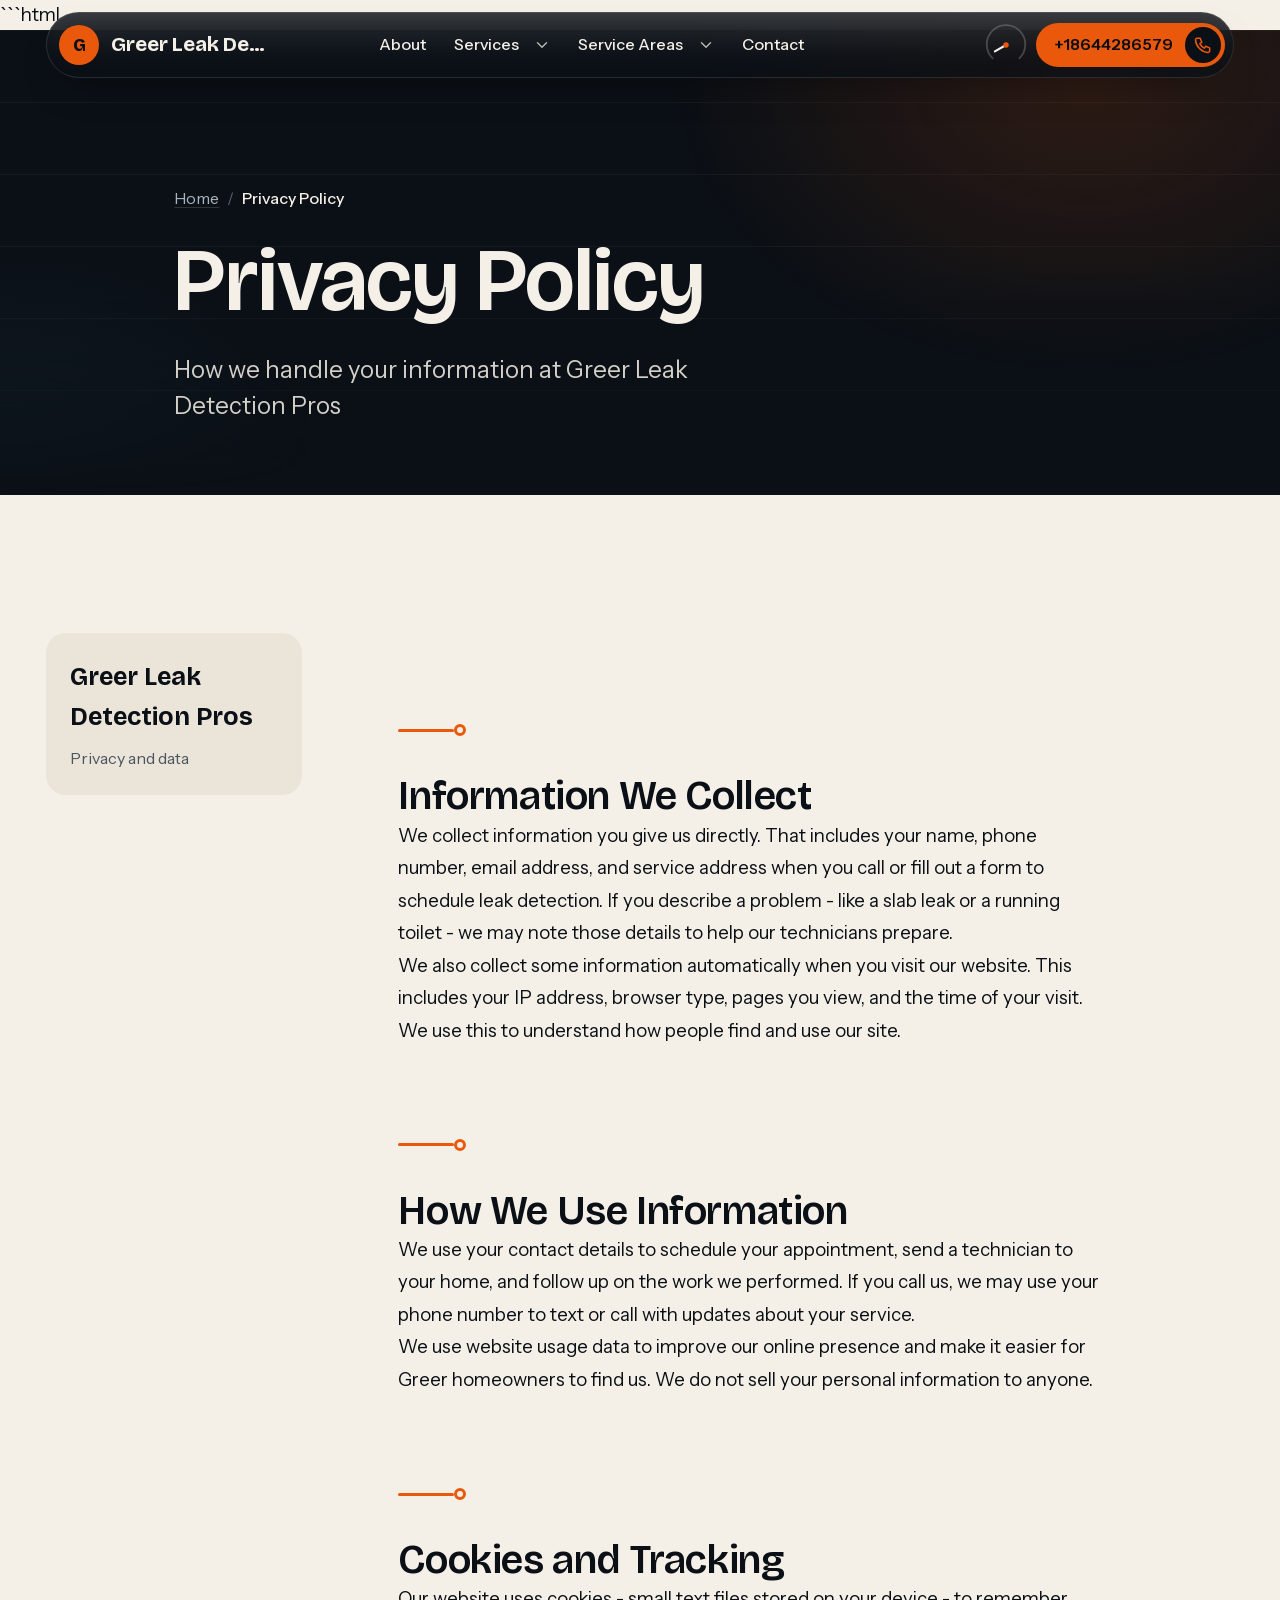
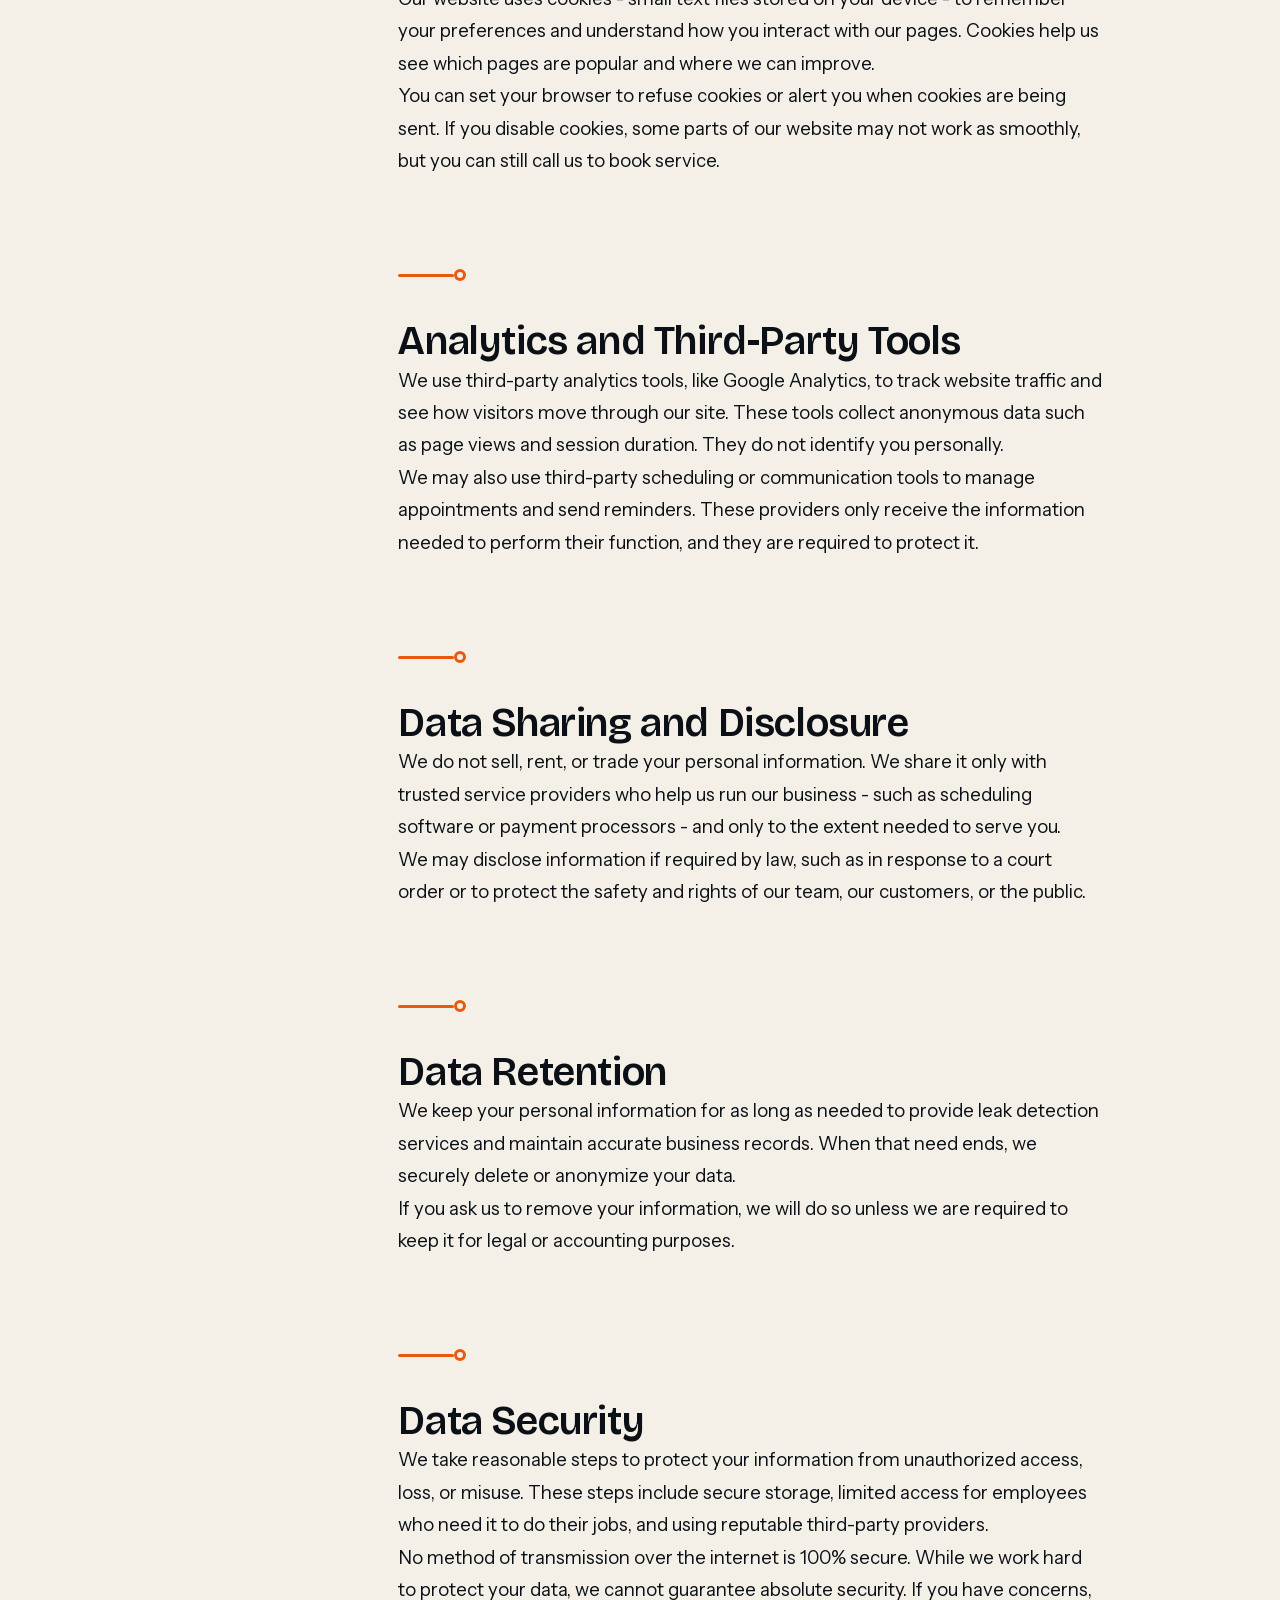
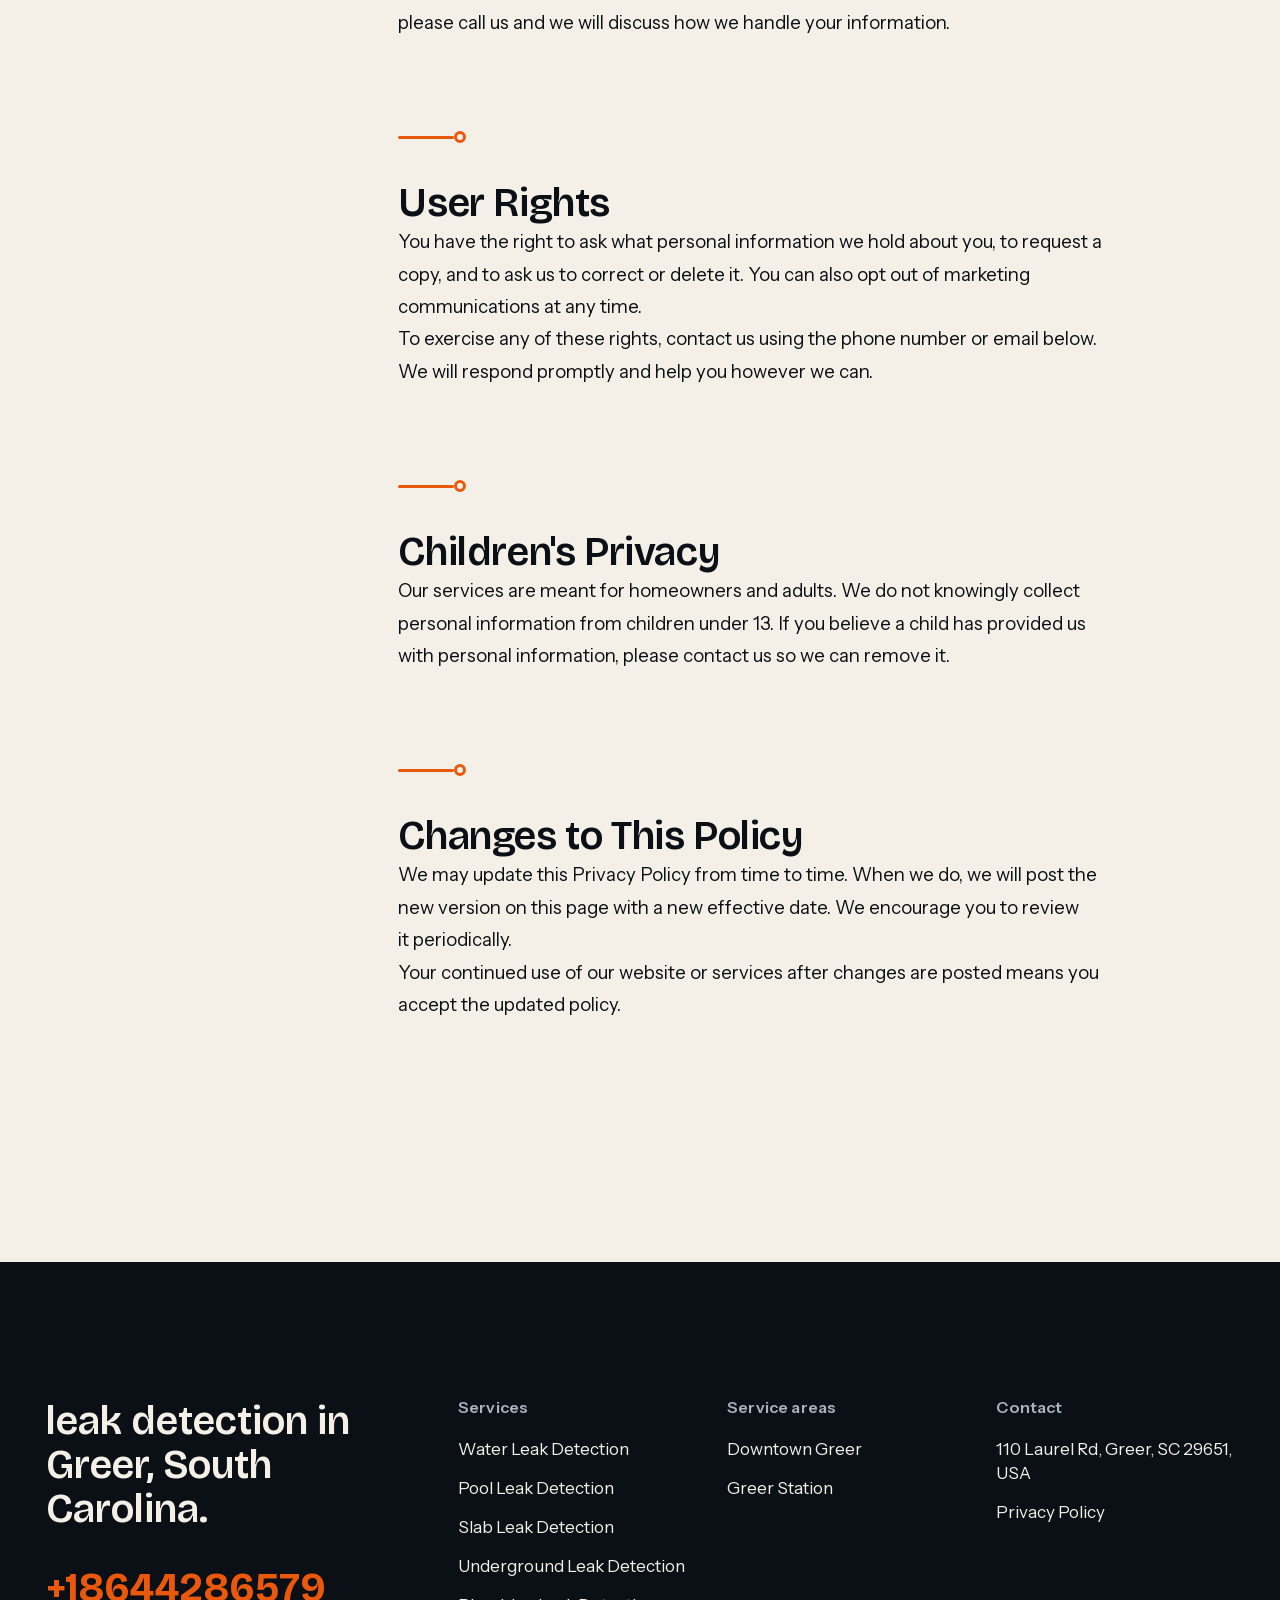
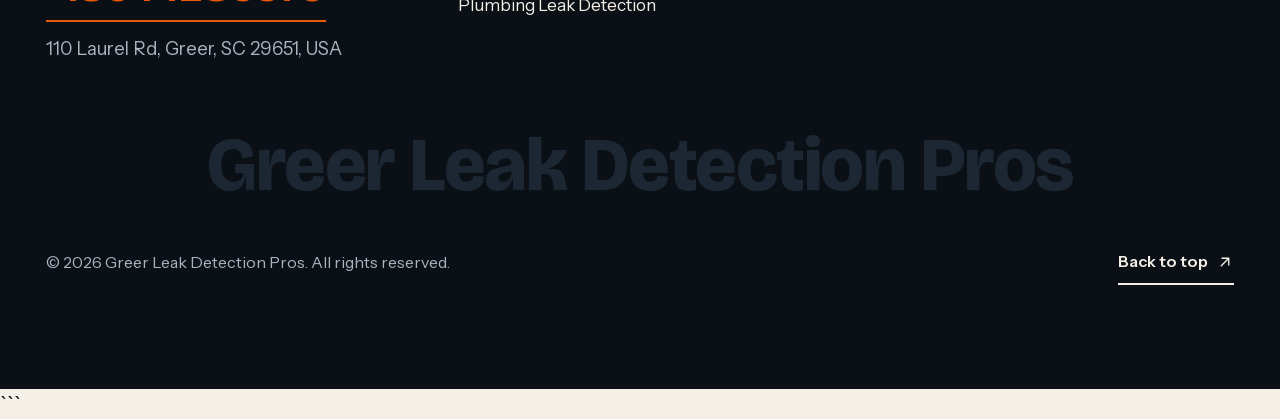
<file: my first project/privacy-policy.html>
```html
<!doctype html>
<html lang="en">
  <head>
    <meta charset="UTF-8" />
    <meta name="viewport" content="width=device-width, initial-scale=1" />
    <meta name="theme-color" content="#0b1016" />
    <title>Privacy Policy | Greer Leak Detection Pros</title>
    <meta name="description" content="Learn how Greer Leak Detection Pros collects, uses, and protects your personal information." />
    <meta name="author" content="Greer Leak Detection Pros" />
    <meta name="robots" content="index, follow, max-image-preview:large, max-snippet:-1, max-video-preview:-1" />
    <link rel="canonical" href="https://greerleakdetection.com/privacy-policy.html" />
    <link rel="alternate" hreflang="en" href="https://greerleakdetection.com/privacy-policy.html" />
    <link rel="alternate" hreflang="x-default" href="https://greerleakdetection.com/privacy-policy.html" />
    
    <meta property="og:type" content="website" />
    <meta property="og:site_name" content="Greer Leak Detection Pros" />
    <meta property="og:locale" content="en_US" />
    <meta property="og:url" content="https://greerleakdetection.com/privacy-policy.html" />
    <meta property="og:title" content="Privacy Policy | Greer Leak Detection Pros" />
    <meta property="og:description" content="Learn how Greer Leak Detection Pros collects, uses, and protects your personal information." />
    
    <meta name="twitter:card" content="summary" />
    <meta name="twitter:title" content="Privacy Policy | Greer Leak Detection Pros" />
    <meta name="twitter:description" content="Learn how Greer Leak Detection Pros collects, uses, and protects your personal information." />
    
    <script type="application/ld+json">{"@context":"https://schema.org","@type":"WebSite","@id":"https://greerleakdetection.com/#website","url":"https://greerleakdetection.com/","name":"Greer Leak Detection Pros","inLanguage":"en","publisher":{"@id":"https://greerleakdetection.com/#localbusiness"}}</script>
    <script type="application/ld+json">{"@context":"https://schema.org","@type":"LocalBusiness","@id":"https://greerleakdetection.com/#localbusiness","name":"Greer Leak Detection Pros","url":"https://greerleakdetection.com/","telephone":"+18644286579","address":{"@type":"PostalAddress","streetAddress":"110 Laurel Rd, Greer, SC 29651, USA","addressLocality":"Greer","addressRegion":"South Carolina","postalCode":"29651","addressCountry":"US"}}</script>
    <script type="application/ld+json">{"@context":"https://schema.org","@type":"BreadcrumbList","itemListElement":[{"@type":"ListItem","position":1,"name":"Home","item":"https://greerleakdetection.com/"},{"@type":"ListItem","position":2,"name":"Privacy Policy","item":"https://greerleakdetection.com/privacy-policy.html"}]}</script>
    <script type="application/ld+json">{"@context":"https://schema.org","@type":"WebPage","@id":"https://greerleakdetection.com/privacy-policy.html#webpage","url":"https://greerleakdetection.com/privacy-policy.html","name":"Privacy Policy | Greer Leak Detection Pros","isPartOf":{"@id":"https://greerleakdetection.com/#website"},"about":{"@id":"https://greerleakdetection.com/#localbusiness"}}</script>
    
    
    <link rel="icon" href="data:image/svg+xml,%3Csvg%20xmlns=%27http://www.w3.org/2000/svg%27%20viewBox=%270%200%2032%2032%27%3E%3Crect%20width=%2732%27%20height=%2732%27%20rx=%277%27%20fill=%27%23EA580C%27/%3E%3Ctext%20x=%2716%27%20y=%2723%27%20font-family=%27Arial,sans-serif%27%20font-size=%2719%27%20font-weight=%27700%27%20fill=%27%23ffffff%27%20text-anchor=%27middle%27%3EG%3C/text%3E%3C/svg%3E" />
    <link rel="apple-touch-icon" href="assets/images/apple-touch-icon.png" />
    <script>window.__RL_LEADS={siteId:"6ada32663430ed22e3f58fc7",apiBase:["https:","","ranklocal.cc"].join("/"),turnstileSiteKey:""};</script>
    <script>(function(){try{if(window.self===window.top){document.documentElement.classList.add("js");}}catch(e){}})();</script>
    <link rel="stylesheet" href="assets/global.css" />
  </head>
  <body class="fl-page page-legal">
    <a class="skip-link" href="#main">Skip to main content</a>
    <div class="scroll-progress" aria-hidden="true"><span data-progress-bar></span></div>
  <header class="site-header" id="top" data-header>
    <div class="site-header__bar">
      <a class="site-header__brand" href="index.html"><span class="site-header__mark" aria-hidden="true"><span class="site-header__initial">G</span></span><span class="site-header__name">Greer Leak Detection Pros</span><span class="sr-only"> Home</span></a>
      <nav class="site-header__nav" aria-label="Primary navigation">
        <ul class="site-header__list">
          <li><a class="nav-link" href="about.html"><span class="nav-link__text" data-text="About">About</span></a></li>
          <!-- RL-AUTO:nav-services START -->
<li class="nav-drop" data-dropdown>
          <a class="nav-link" href="services.html"><span class="nav-link__text" data-text="Services">Services</span></a>
          <button class="nav-drop__toggle" type="button" aria-expanded="false" aria-controls="nav-services-panel"><span class="sr-only">Open Menu: Services</span><svg class="icon icon--sm" viewBox="0 0 24 24" aria-hidden="true" focusable="false"><path d="m6 9 6 6 6-6"/></svg></button>
          <div class="nav-drop__panel" id="nav-services-panel" hidden>
            <ul class="nav-drop__list"><li><a class="nav-drop__link" href="water-leak-detection.html">Water Leak Detection</a></li><li><a class="nav-drop__link" href="pool-leak-detection.html">Pool Leak Detection</a></li><li><a class="nav-drop__link" href="slab-leak-detection.html">Slab Leak Detection</a></li><li><a class="nav-drop__link" href="underground-leak-detection.html">Underground Leak Detection</a></li><li><a class="nav-drop__link" href="plumbing-leak-detection.html">Plumbing Leak Detection</a></li></ul>
            <a class="nav-drop__all" href="services.html">View all services <svg class="icon icon--sm" viewBox="0 0 24 24" aria-hidden="true" focusable="false"><path d="M4 12h15M13 6l6 6-6 6"/></svg></a>
          </div>
        </li>
<!-- RL-AUTO:nav-services END -->
          <!-- RL-AUTO:nav-locations START -->
<li class="nav-drop" data-dropdown>
          <a class="nav-link" href="locations.html"><span class="nav-link__text" data-text="Service Areas">Service Areas</span></a>
          <button class="nav-drop__toggle" type="button" aria-expanded="false" aria-controls="nav-locations-panel"><span class="sr-only">Open Menu: Service Areas</span><svg class="icon icon--sm" viewBox="0 0 24 24" aria-hidden="true" focusable="false"><path d="m6 9 6 6 6-6"/></svg></button>
          <div class="nav-drop__panel" id="nav-locations-panel" hidden>
            <ul class="nav-drop__list"><li><a class="nav-drop__link" href="leak-detection-downtown-greer.html">Downtown Greer</a></li><li><a class="nav-drop__link" href="leak-detection-greer-station.html">Greer Station</a></li></ul>
            <a class="nav-drop__all" href="locations.html">View all service areas <svg class="icon icon--sm" viewBox="0 0 24 24" aria-hidden="true" focusable="false"><path d="M4 12h15M13 6l6 6-6 6"/></svg></a>
          </div>
        </li>
<!-- RL-AUTO:nav-locations END -->
          
          <li><a class="nav-link" href="contact.html"><span class="nav-link__text" data-text="Contact">Contact</span></a></li>
        </ul>
      </nav>
      <div class="site-header__tools">
        <div class="gauge-mini" data-gauge aria-hidden="true"><svg viewBox="0 0 48 48"><path class="gauge-mini__track" d="M9.5 38.5A21 21 0 1 1 38.5 38.5"/><path class="gauge-mini__fill" data-gauge-fill d="M9.5 38.5A21 21 0 1 1 38.5 38.5"/><line class="gauge-mini__needle" data-gauge-needle x1="24" y1="24" x2="24" y2="10"/><circle class="gauge-mini__hub" cx="24" cy="24" r="3"/></svg></div>
        <a class="btn btn--accent btn--sm site-header__call" href="tel:+18644286579" aria-label="Call +18644286579" data-fill><span class="btn__label">+18644286579</span><span class="btn__icon"><svg class="icon" viewBox="0 0 24 24" aria-hidden="true" focusable="false"><path d="M5 4h3.6l1.9 4.8-2.3 1.5a11 11 0 0 0 5.5 5.5l1.5-2.3L20 15.4V19a2 2 0 0 1-2.1 2A16.5 16.5 0 0 1 3 6.1 2 2 0 0 1 5 4Z"/></svg><svg class="icon" viewBox="0 0 24 24" aria-hidden="true" focusable="false"><path d="M5 4h3.6l1.9 4.8-2.3 1.5a11 11 0 0 0 5.5 5.5l1.5-2.3L20 15.4V19a2 2 0 0 1-2.1 2A16.5 16.5 0 0 1 3 6.1 2 2 0 0 1 5 4Z"/></svg></span><span class="sr-only"> Call</span></a>
        <button class="site-header__toggle" type="button" aria-expanded="false" aria-controls="site-menu" data-menu-toggle><span class="sr-only">Menu</span><span></span><span></span></button>
      </div>
    </div>
  </header>
  <div class="menu" id="site-menu" data-menu hidden>
    <div class="menu__panel theme-ink" role="dialog" aria-modal="true" aria-label="Primary navigation">
      <div class="menu__top">
        <span class="site-header__name">Greer Leak Detection Pros</span>
        <button class="menu__close" type="button" data-menu-close aria-label="Close"><svg class="icon" viewBox="0 0 24 24" aria-hidden="true" focusable="false"><path d="m6 6 12 12M18 6 6 18"/></svg></button>
      </div>
      <nav aria-label="Primary navigation">
        <ul class="menu__list"><li><a class="menu__link" href="index.html" data-menu-link><span>Home</span><svg class="icon icon--lg" viewBox="0 0 24 24" aria-hidden="true" focusable="false"><path d="M4 12h15M13 6l6 6-6 6"/></svg></a></li><li><a class="menu__link" href="about.html" data-menu-link><span>About</span><svg class="icon icon--lg" viewBox="0 0 24 24" aria-hidden="true" focusable="false"><path d="M4 12h15M13 6l6 6-6 6"/></svg></a></li><li><a class="menu__link" href="services.html" data-menu-link><span>Services</span><svg class="icon icon--lg" viewBox="0 0 24 24" aria-hidden="true" focusable="false"><path d="M4 12h15M13 6l6 6-6 6"/></svg></a></li><li><a class="menu__link" href="locations.html" data-menu-link><span>Service Areas</span><svg class="icon icon--lg" viewBox="0 0 24 24" aria-hidden="true" focusable="false"><path d="M4 12h15M13 6l6 6-6 6"/></svg></a></li><li><a class="menu__link" href="contact.html" data-menu-link><span>Contact</span><svg class="icon icon--lg" viewBox="0 0 24 24" aria-hidden="true" focusable="false"><path d="M4 12h15M13 6l6 6-6 6"/></svg></a></li></ul>
      </nav>
      <div class="menu__foot">
        <a class="menu__call" href="tel:+18644286579"><span>Call</span><strong>+18644286579</strong></a>
        <p>110 Laurel Rd, Greer, SC 29651, USA, Greer, South Carolina</p>
      </div>
    </div>
  </div>
    <main id="main"><section class="p-hero section--ink" data-hero aria-labelledby="page-title">
    <div class="container p-hero__inner">
      <nav class="crumbs" aria-label="Breadcrumb"><a href="index.html">Home</a><span class="crumbs__sep" aria-hidden="true">/</span><span aria-current="page">Privacy Policy</span></nav>
      <h1 class="p-hero__title" id="page-title">Privacy Policy</h1>
      <p class="p-hero__lead">How we handle your information at Greer Leak Detection Pros</p>
      
      
    </div>
    
  </section>
  <section class="section p-legal"><div class="container p-legal__grid"><aside class="p-legal__aside"><p class="p-legal__company">Greer Leak Detection Pros</p><p>Privacy and data</p></aside><article class="p-legal__copy post-body"><section><h2>Information We Collect</h2><p>We collect information you give us directly. That includes your name, phone number, email address, and service address when you call or fill out a form to schedule leak detection. If you describe a problem - like a slab leak or a running toilet - we may note those details to help our technicians prepare.</p><p>We also collect some information automatically when you visit our website. This includes your IP address, browser type, pages you view, and the time of your visit. We use this to understand how people find and use our site.</p></section><section><h2>How We Use Information</h2><p>We use your contact details to schedule your appointment, send a technician to your home, and follow up on the work we performed. If you call us, we may use your phone number to text or call with updates about your service.</p><p>We use website usage data to improve our online presence and make it easier for Greer homeowners to find us. We do not sell your personal information to anyone.</p></section><section><h2>Cookies and Tracking</h2><p>Our website uses cookies - small text files stored on your device - to remember your preferences and understand how you interact with our pages. Cookies help us see which pages are popular and where we can improve.</p><p>You can set your browser to refuse cookies or alert you when cookies are being sent. If you disable cookies, some parts of our website may not work as smoothly, but you can still call us to book service.</p></section><section><h2>Analytics and Third-Party Tools</h2><p>We use third-party analytics tools, like Google Analytics, to track website traffic and see how visitors move through our site. These tools collect anonymous data such as page views and session duration. They do not identify you personally.</p><p>We may also use third-party scheduling or communication tools to manage appointments and send reminders. These providers only receive the information needed to perform their function, and they are required to protect it.</p></section><section><h2>Data Sharing and Disclosure</h2><p>We do not sell, rent, or trade your personal information. We share it only with trusted service providers who help us run our business - such as scheduling software or payment processors - and only to the extent needed to serve you.</p><p>We may disclose information if required by law, such as in response to a court order or to protect the safety and rights of our team, our customers, or the public.</p></section><section><h2>Data Retention</h2><p>We keep your personal information for as long as needed to provide leak detection services and maintain accurate business records. When that need ends, we securely delete or anonymize your data.</p><p>If you ask us to remove your information, we will do so unless we are required to keep it for legal or accounting purposes.</p></section><section><h2>Data Security</h2><p>We take reasonable steps to protect your information from unauthorized access, loss, or misuse. These steps include secure storage, limited access for employees who need it to do their jobs, and using reputable third-party providers.</p><p>No method of transmission over the internet is 100% secure. While we work hard to protect your data, we cannot guarantee absolute security. If you have concerns, please call us and we will discuss how we handle your information.</p></section><section><h2>User Rights</h2><p>You have the right to ask what personal information we hold about you, to request a copy, and to ask us to correct or delete it. You can also opt out of marketing communications at any time.</p><p>To exercise any of these rights, contact us using the phone number or email below. We will respond promptly and help you however we can.</p></section><section><h2>Children's Privacy</h2><p>Our services are meant for homeowners and adults. We do not knowingly collect personal information from children under 13. If you believe a child has provided us with personal information, please contact us so we can remove it.</p></section><section><h2>Changes to This Policy</h2><p>We may update this Privacy Policy from time to time. When we do, we will post the new version on this page with a new effective date. We encourage you to review it periodically.</p><p>Your continued use of our website or services after changes are posted means you accept the updated policy.</p></section></article></div></section></main>
    <footer class="site-footer theme-ink" data-footer>
    <svg class="site-footer__wave" viewBox="0 0 1440 120" preserveAspectRatio="none" aria-hidden="true" focusable="false"><path data-wave d="M0 70C180 20 360 20 540 62S900 110 1080 66 1330 20 1440 60V120H0Z"/><path data-wave-target hidden d="M0 54C160 96 340 100 520 58S900 14 1090 56 1340 100 1440 64V120H0Z"/></svg>
    <div class="container">
      <div class="site-footer__grid">
        <div class="site-footer__brand">
          <p class="site-footer__lead">leak detection in Greer, South Carolina.</p>
          <a class="site-footer__phone" href="tel:+18644286579">+18644286579</a>
          <p class="site-footer__small">110 Laurel Rd, Greer, SC 29651, USA</p>
          
        </div>
        <nav class="site-footer__col" aria-label="Services">
          <h2 class="site-footer__title">Services</h2>
          <ul class="site-footer__list"><!-- RL-AUTO:footer-services START -->
<li><a href="water-leak-detection.html">Water Leak Detection</a></li><li><a href="pool-leak-detection.html">Pool Leak Detection</a></li><li><a href="slab-leak-detection.html">Slab Leak Detection</a></li><li><a href="underground-leak-detection.html">Underground Leak Detection</a></li><li><a href="plumbing-leak-detection.html">Plumbing Leak Detection</a></li>
<!-- RL-AUTO:footer-services END --></ul>
        </nav>
        <nav class="site-footer__col" aria-label="Service areas">
          <h2 class="site-footer__title">Service areas</h2>
          <ul class="site-footer__list"><!-- RL-AUTO:footer-locations START -->
<li><a href="leak-detection-downtown-greer.html">Downtown Greer</a></li><li><a href="leak-detection-greer-station.html">Greer Station</a></li>
<!-- RL-AUTO:footer-locations END --></ul>
        </nav>
        <div class="site-footer__col">
          <h2 class="site-footer__title">Contact</h2>
          <ul class="site-footer__list"><li><span>110 Laurel Rd, Greer, SC 29651, USA</span></li><li><a href="privacy-policy.html">Privacy Policy</a></li></ul>
        </div>
      </div>
      <p class="site-footer__word" aria-hidden="true" data-wordmark style="--wm-chars: 20.7">Greer Leak Detection Pros</p>
      <div class="site-footer__legal">
        <p>&copy; 2026 Greer Leak Detection Pros. All rights reserved.</p>
        <a class="link-arrow" href="#top" data-top-link>Back to top <svg class="icon icon--sm" viewBox="0 0 24 24" aria-hidden="true" focusable="false"><path d="M7 17 17 7M8 7h9v9"/></svg></a>
      </div>
    </div>
  </footer>
    <a class="sticky-call" href="tel:+18644286579" data-sticky-call><span class="sticky-call__icon" aria-hidden="true"><svg class="icon" viewBox="0 0 24 24" aria-hidden="true" focusable="false"><path d="M5 4h3.6l1.9 4.8-2.3 1.5a11 11 0 0 0 5.5 5.5l1.5-2.3L20 15.4V19a2 2 0 0 1-2.1 2A16.5 16.5 0 0 1 3 6.1 2 2 0 0 1 5 4Z"/></svg></span><span class="sticky-call__text"><span class="sticky-call__label">Call now</span><strong>+18644286579</strong></span></a>
    <script src="assets/js/main.js" defer></script>
  </body>
</html>
```
</file>
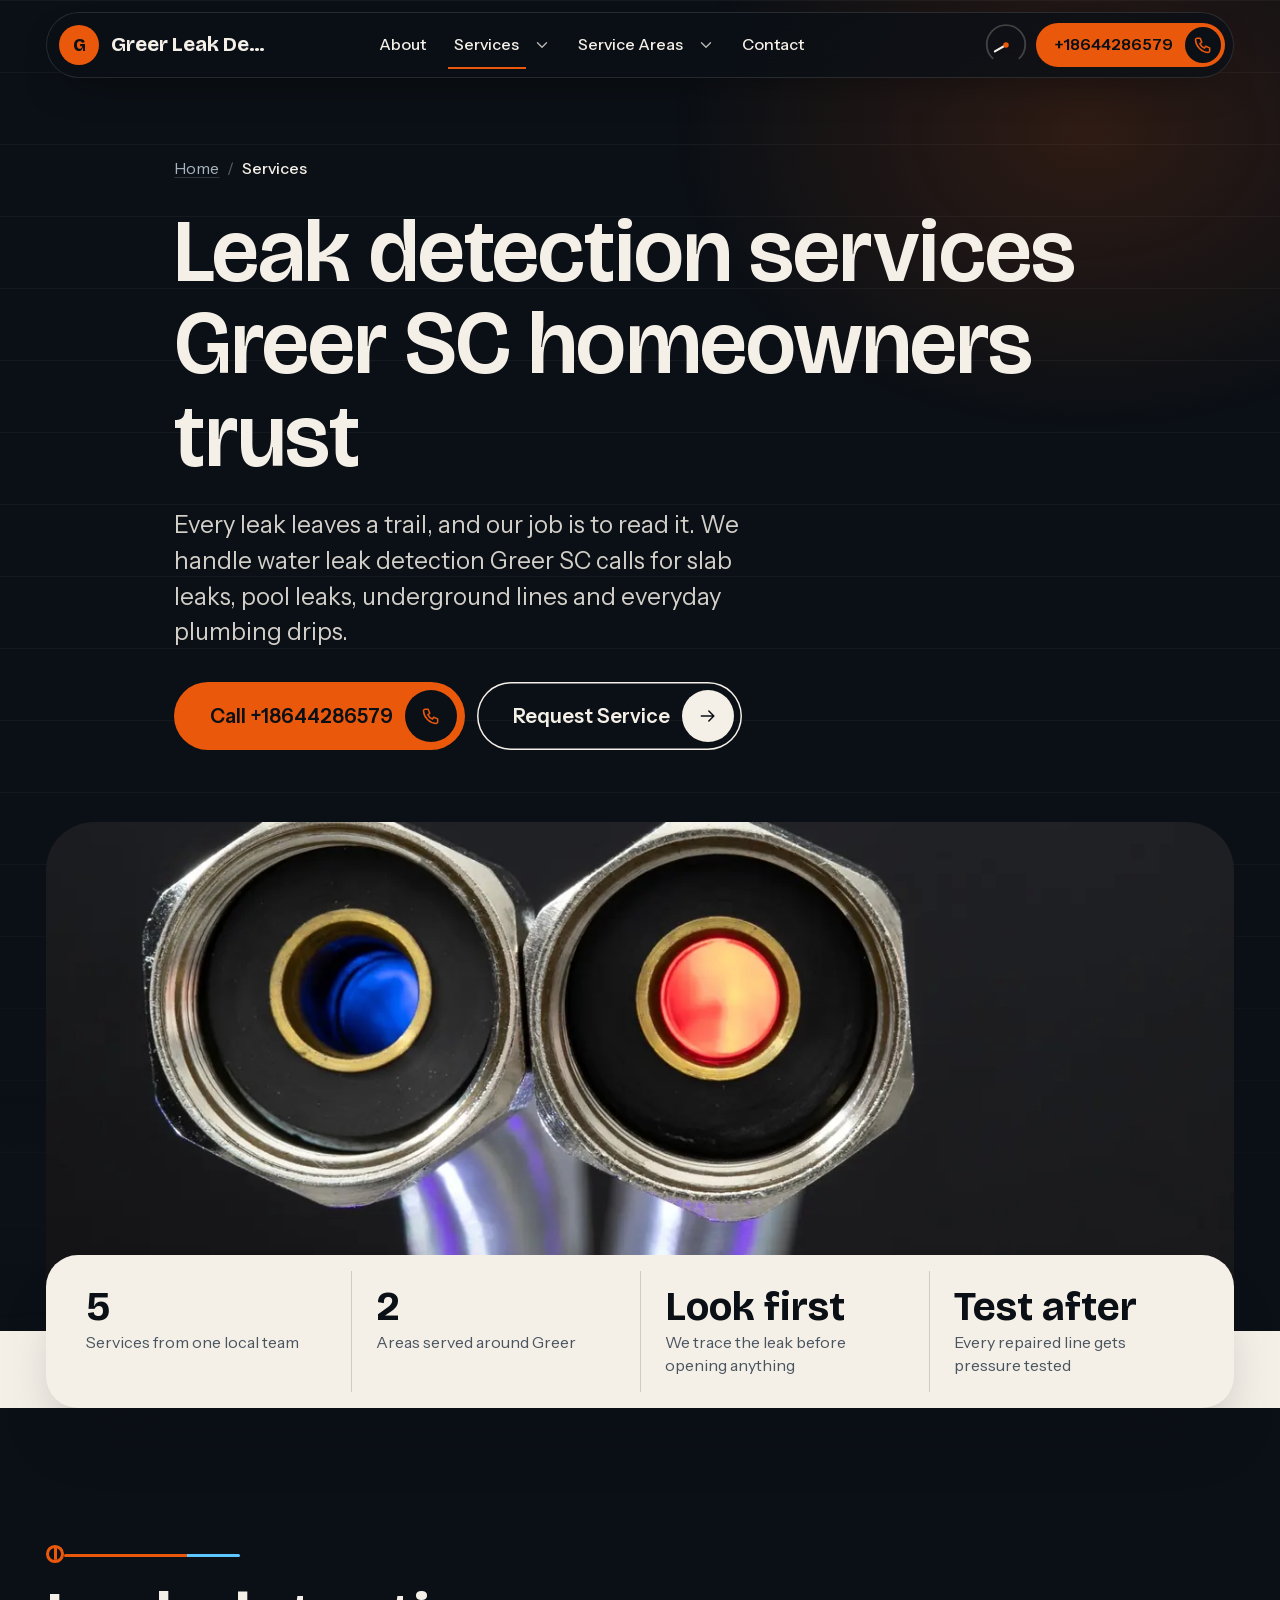
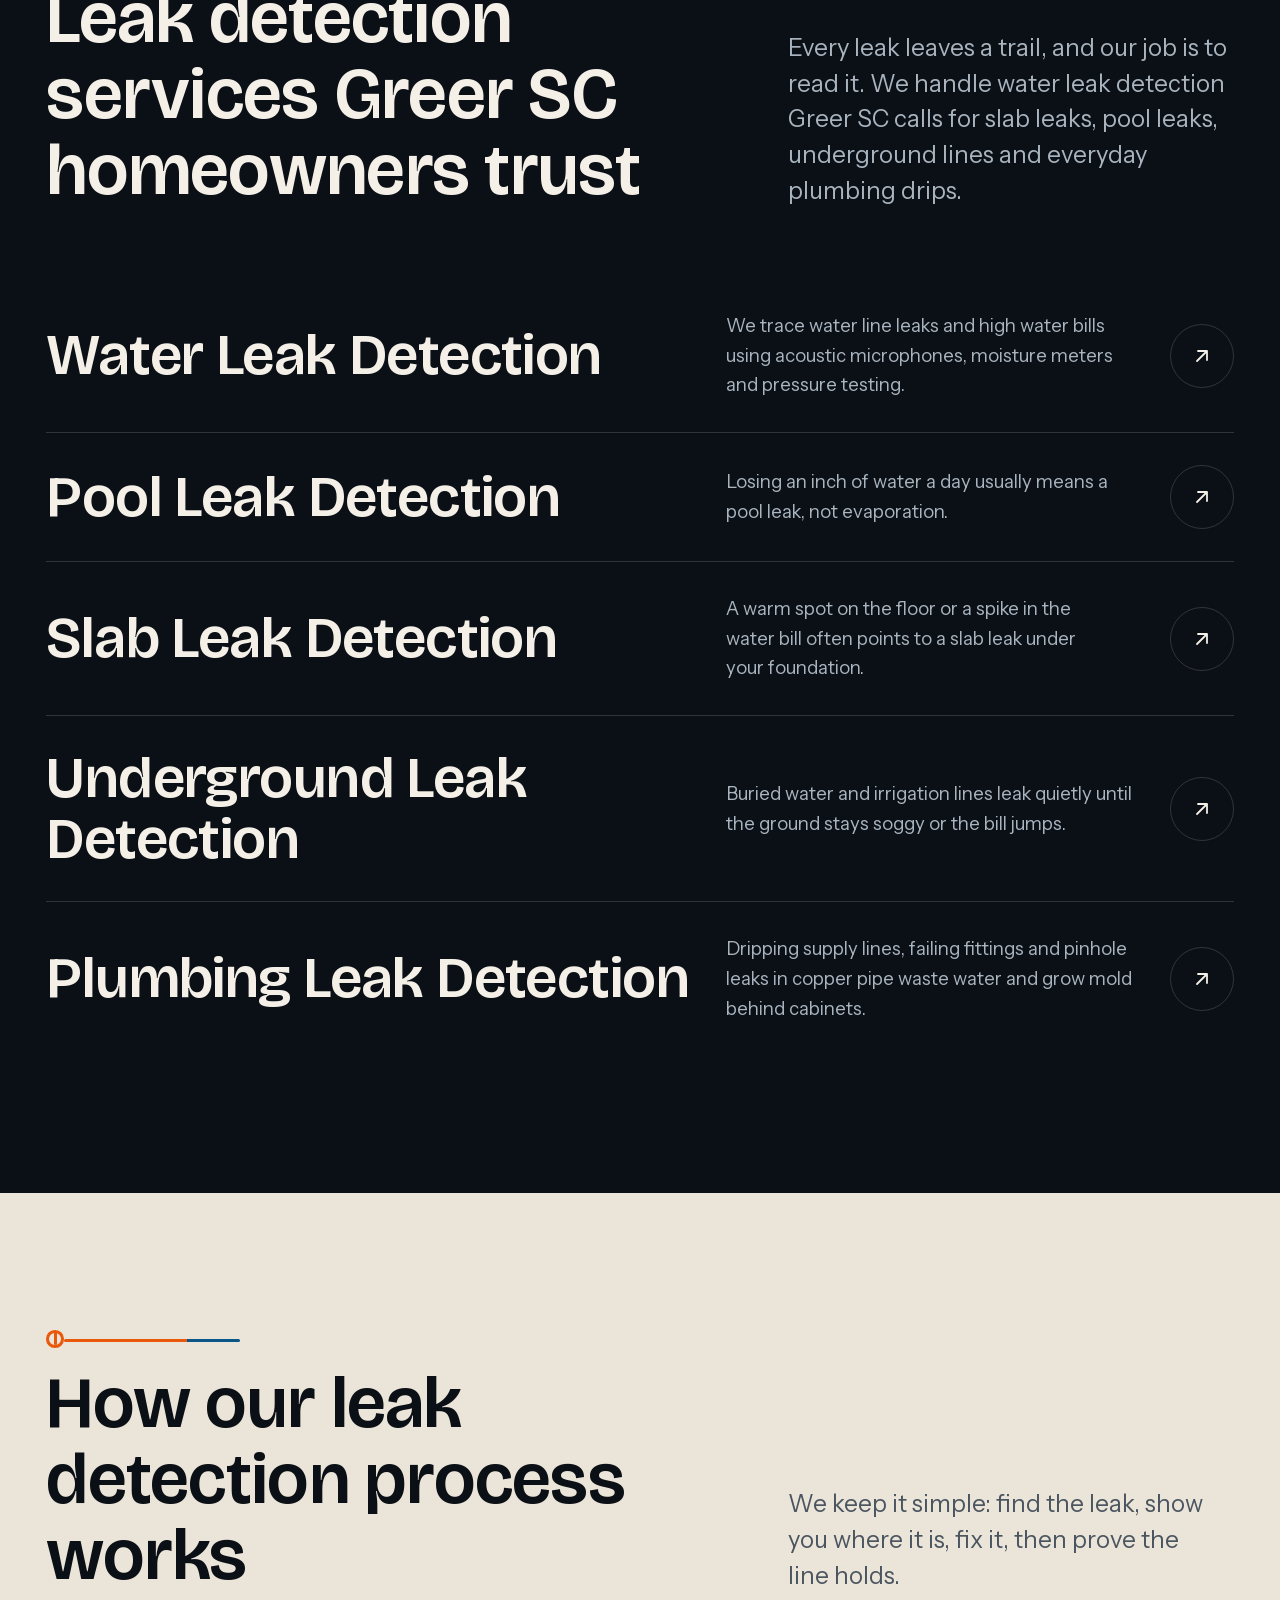
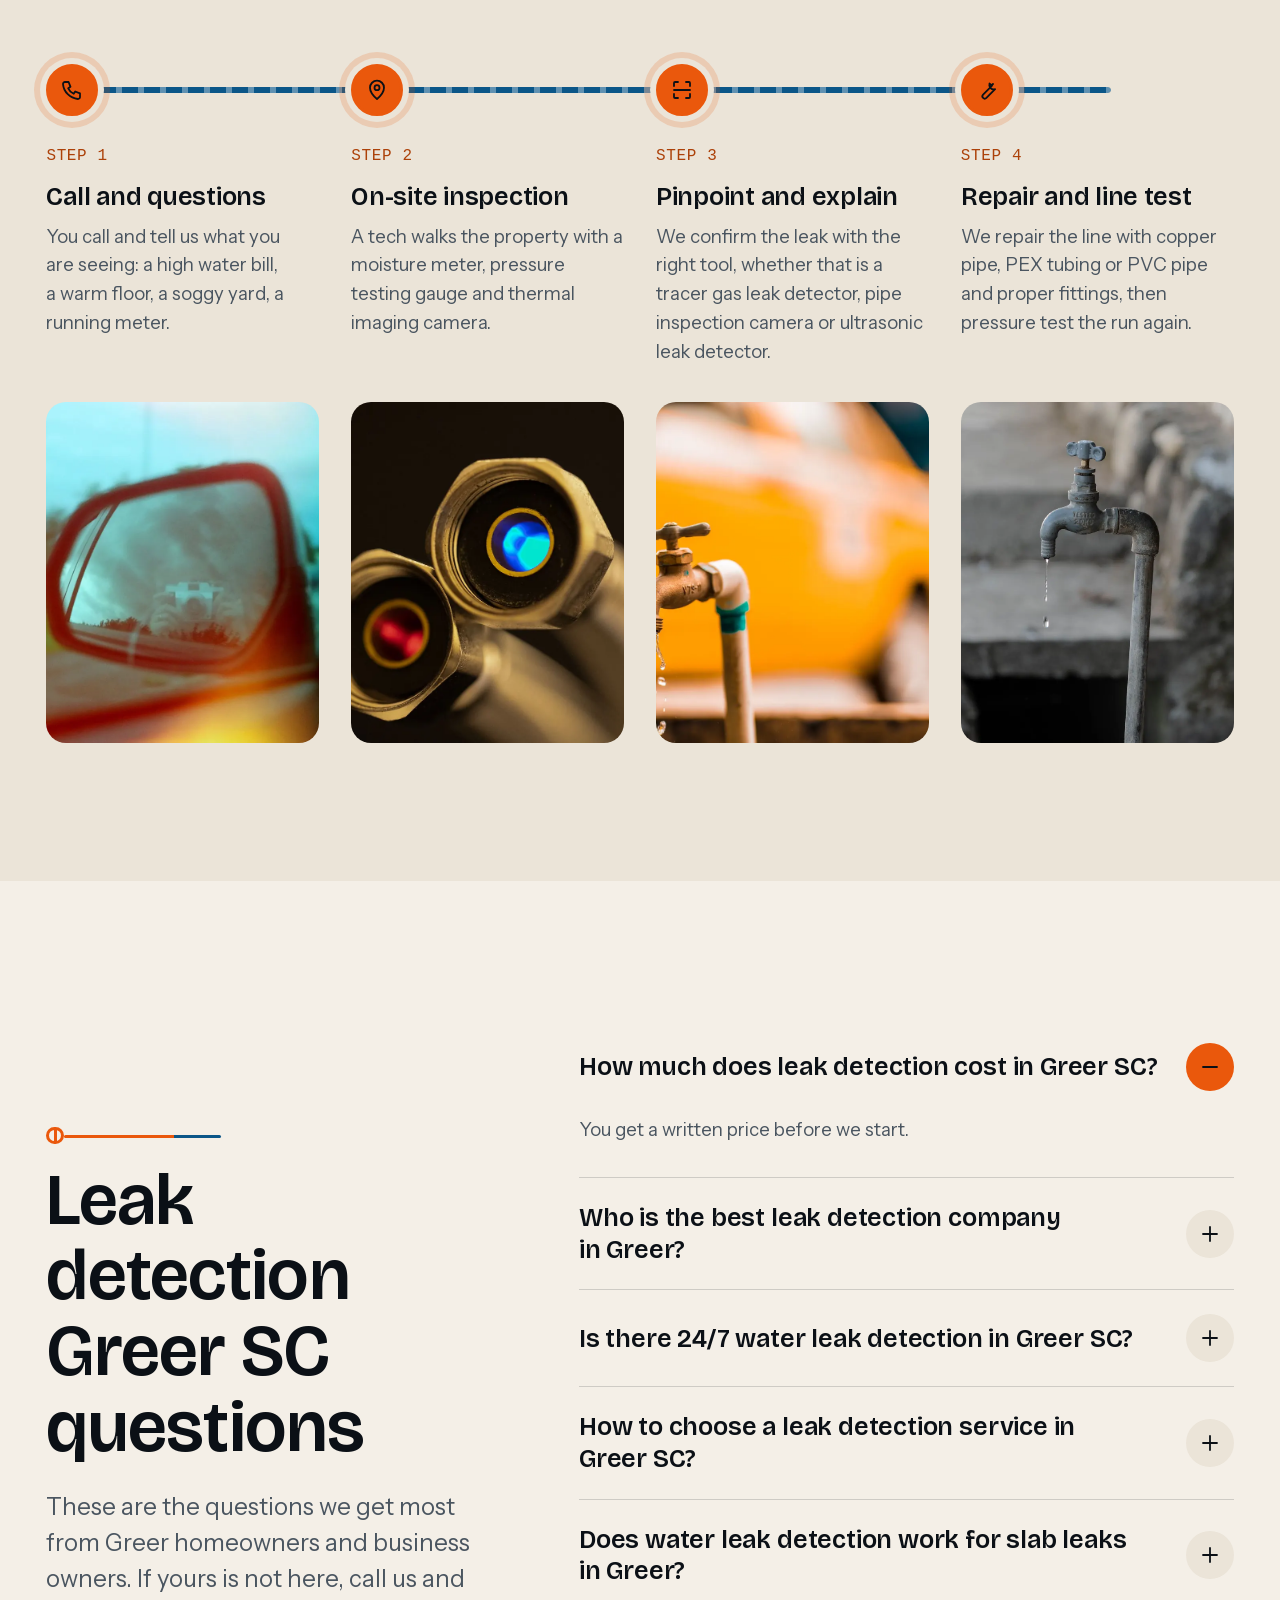
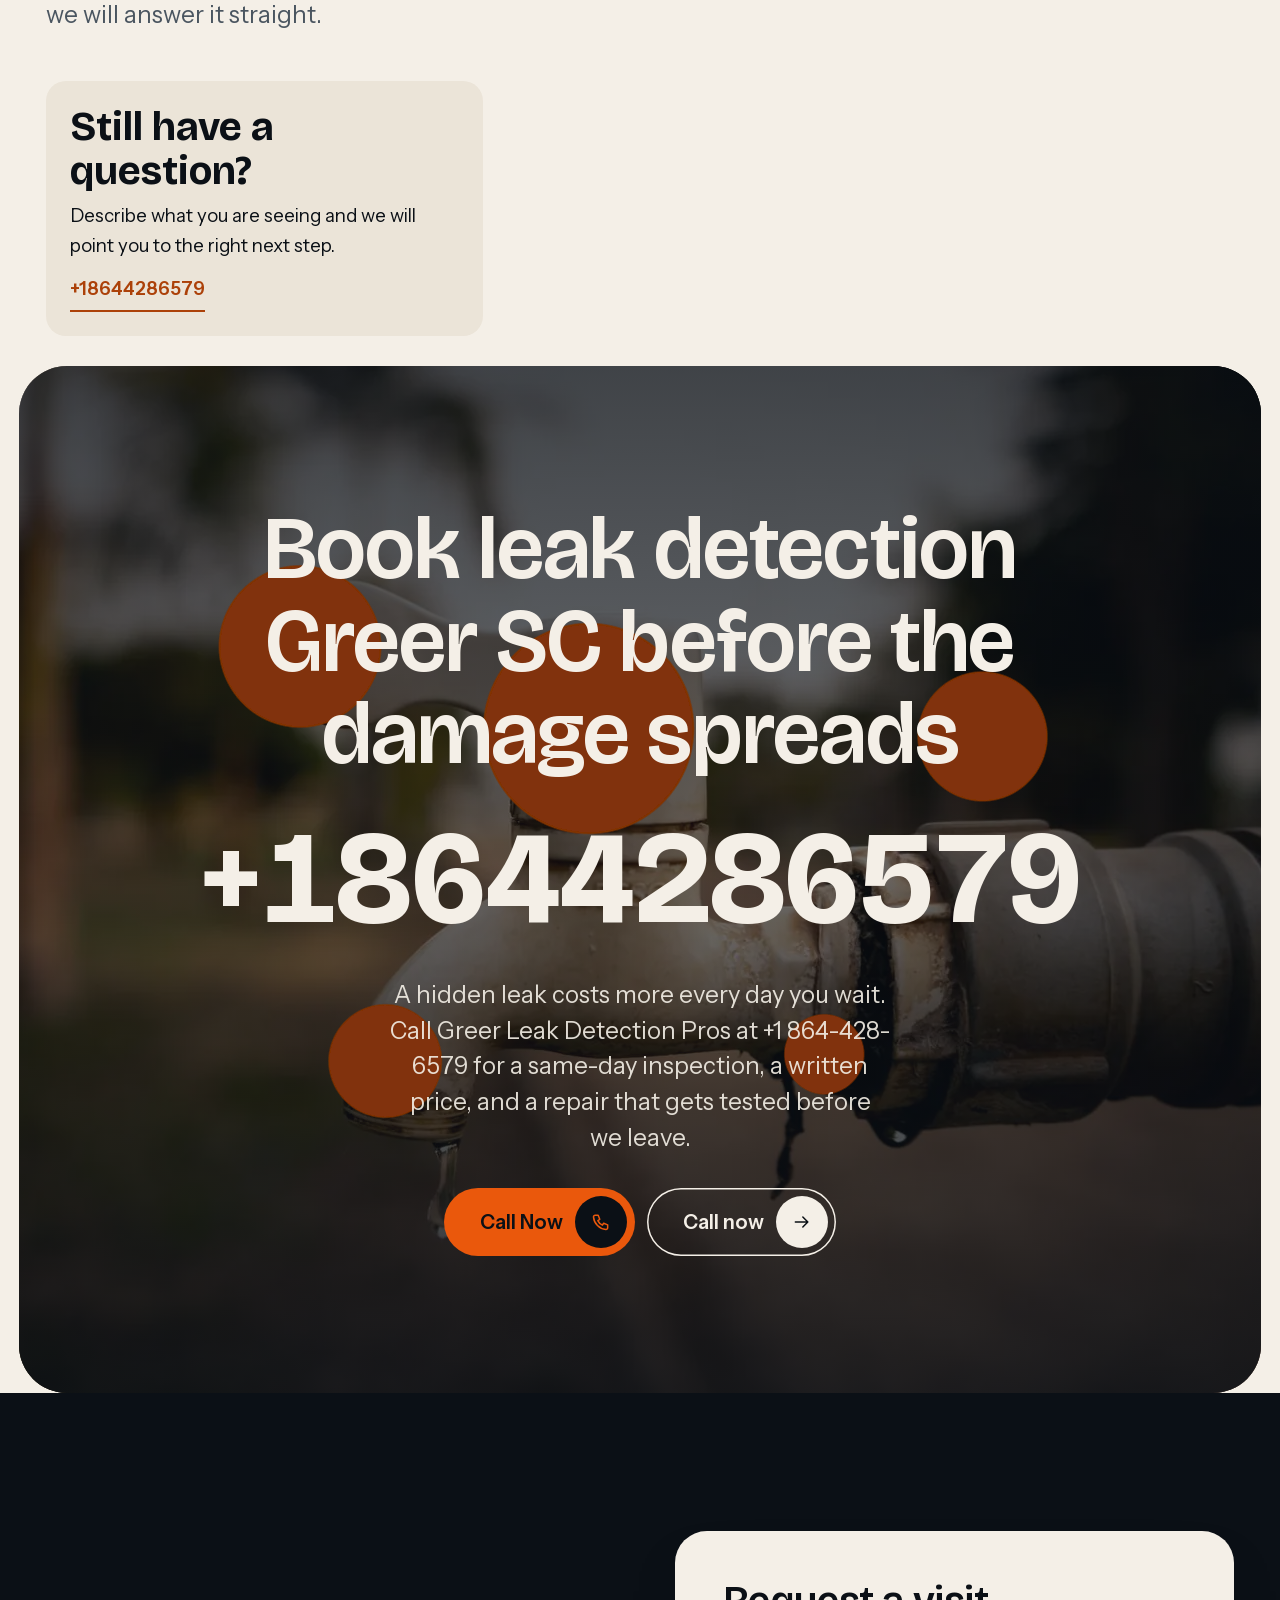
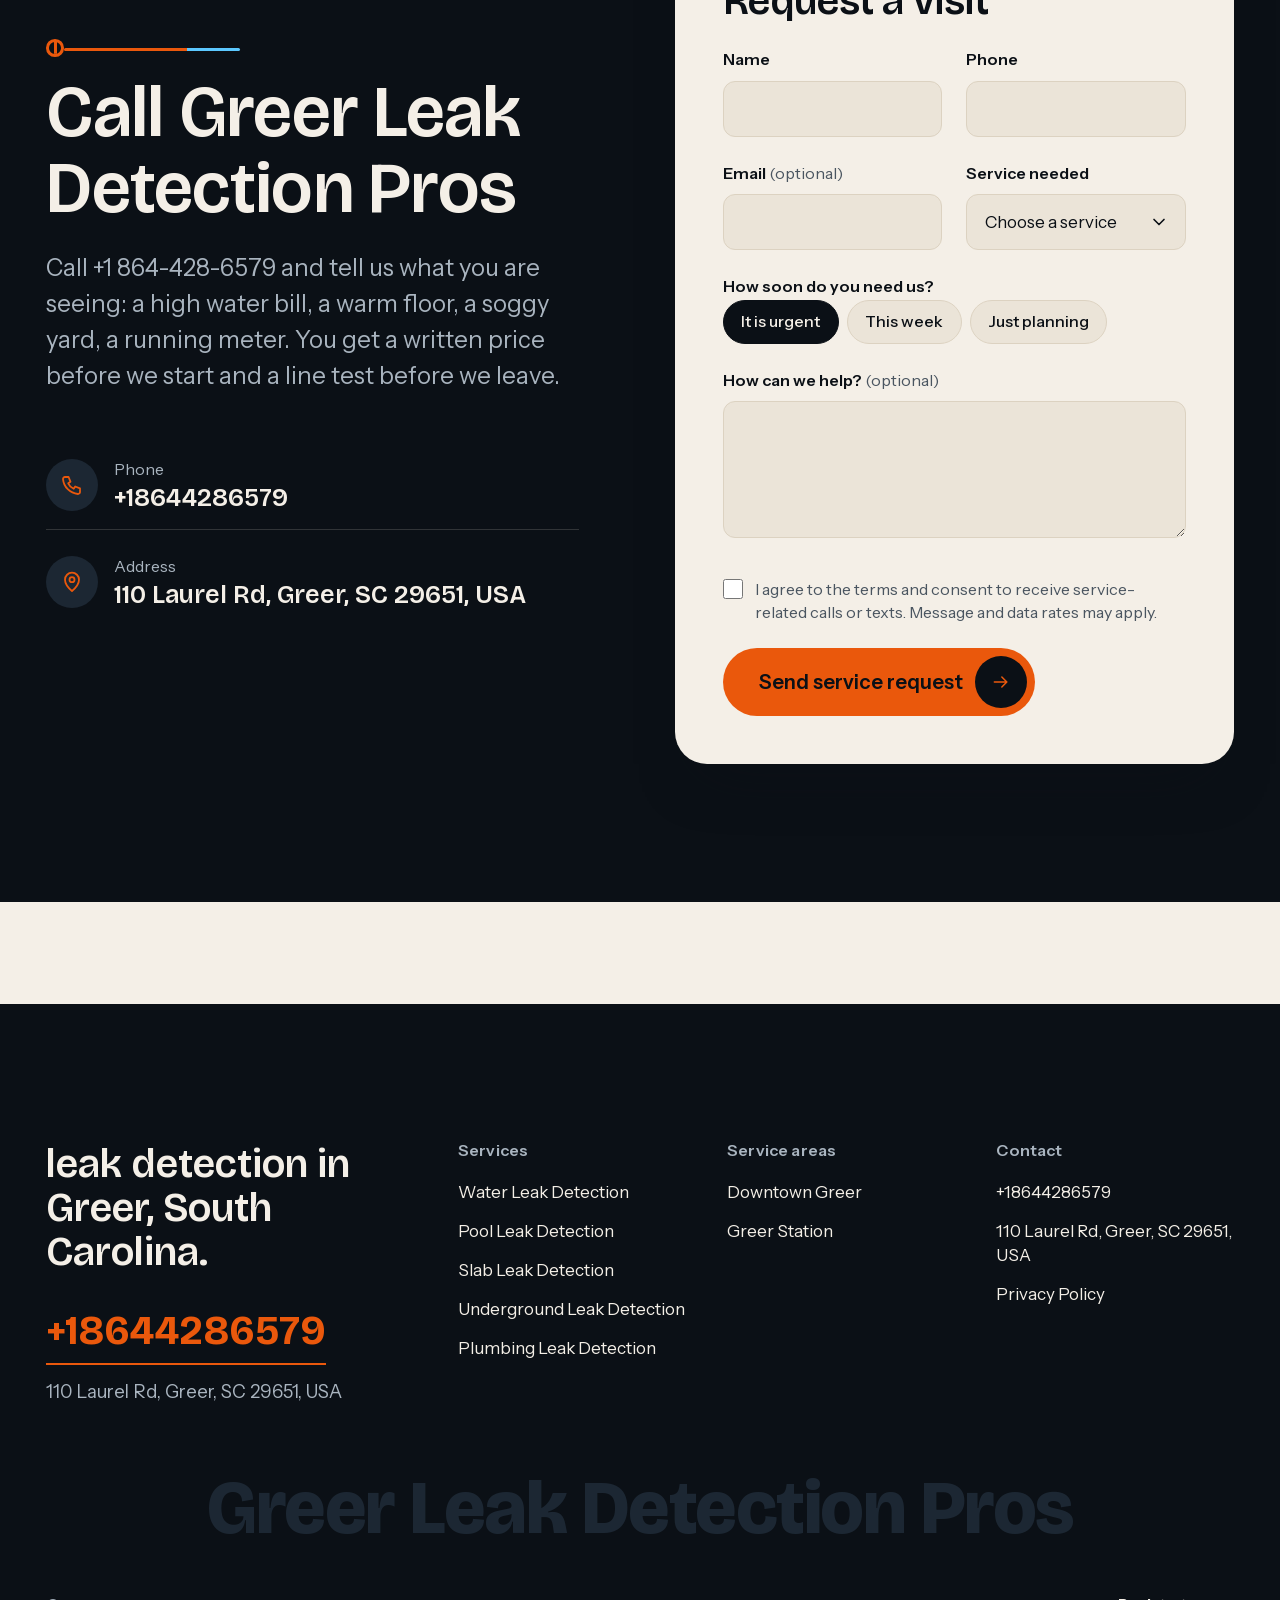
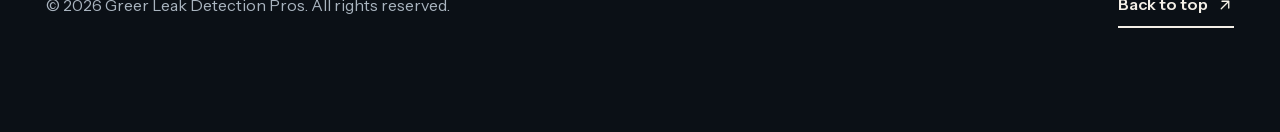
<file: my first project/services.html>
<!doctype html>
<html lang="en">
  <head>
    <meta charset="UTF-8" />
    <meta name="viewport" content="width=device-width, initial-scale=1" />
    <meta name="theme-color" content="#0b1016" />
    <title>Leak detection Greer SC | Water Leak Services</title>
    <meta name="description" content="Leak detection Greer SC for slab, pool and underground leaks. Our water leak detection in Greer uses thermal cameras and acoustic mics." />
    <meta name="author" content="Greer Leak Detection Pros" />
    <meta name="robots" content="index, follow, max-image-preview:large, max-snippet:-1, max-video-preview:-1" />
    <link rel="canonical" href="https://greerleakdetection.com/services.html" />
    <link rel="alternate" hreflang="en" href="https://greerleakdetection.com/services.html" />
    <link rel="alternate" hreflang="x-default" href="https://greerleakdetection.com/services.html" />
    
    <meta property="og:type" content="website" />
    <meta property="og:site_name" content="Greer Leak Detection Pros" />
    <meta property="og:locale" content="en_US" />
    <meta property="og:url" content="https://greerleakdetection.com/services.html" />
    <meta property="og:title" content="Leak detection Greer SC | Water Leak Services" />
    <meta property="og:description" content="Leak detection Greer SC for slab, pool and underground leaks. Our water leak detection in Greer uses thermal cameras and acoustic mics." />
    <meta property="og:image" content="/assets/images/gen/same-day-answers-clear-pricing-3b7e3f08.webp" />
    <meta property="og:image:alt" content="Leak detection Greer SC | Water Leak Services" />
    <meta name="twitter:card" content="summary_large_image" />
    <meta name="twitter:title" content="Leak detection Greer SC | Water Leak Services" />
    <meta name="twitter:description" content="Leak detection Greer SC for slab, pool and underground leaks. Our water leak detection in Greer uses thermal cameras and acoustic mics." />
    <meta name="twitter:image" content="/assets/images/gen/same-day-answers-clear-pricing-3b7e3f08.webp" />
    <meta name="twitter:image:alt" content="Leak detection Greer SC | Water Leak Services" />
    <script type="application/ld+json">{"@context":"https://schema.org","@type":"WebSite","@id":"https://greerleakdetection.com/#website","url":"https://greerleakdetection.com/","name":"Greer Leak Detection Pros","inLanguage":"en","publisher":{"@id":"https://greerleakdetection.com/#localbusiness"}}</script>
    <script type="application/ld+json">{"@context":"https://schema.org","@type":"LocalBusiness","@id":"https://greerleakdetection.com/#localbusiness","name":"Greer Leak Detection Pros","url":"https://greerleakdetection.com/","telephone":"+18644286579","address":{"@type":"PostalAddress","streetAddress":"110 Laurel Rd, Greer, SC 29651, USA","addressLocality":"Greer","addressRegion":"South Carolina","postalCode":"29651","addressCountry":"US"}}</script>
    <script type="application/ld+json">{"@context":"https://schema.org","@type":"BreadcrumbList","itemListElement":[{"@type":"ListItem","position":1,"name":"Home","item":"https://greerleakdetection.com/"},{"@type":"ListItem","position":2,"name":"Services","item":"https://greerleakdetection.com/services.html"}]}</script>
    <script type="application/ld+json">{"@context":"https://schema.org","@type":"CollectionPage","@id":"https://greerleakdetection.com/services.html#webpage","url":"https://greerleakdetection.com/services.html","name":"Leak detection Greer SC | Water Leak Services","isPartOf":{"@id":"https://greerleakdetection.com/#website"},"about":{"@id":"https://greerleakdetection.com/#localbusiness"}}</script>
    
    <link rel="preload" as="image" href="assets/images/gen/same-day-answers-clear-pricing-3b7e3f08.webp" fetchpriority="high" />
    <link rel="icon" href="data:image/svg+xml,%3Csvg%20xmlns=%27http://www.w3.org/2000/svg%27%20viewBox=%270%200%2032%2032%27%3E%3Crect%20width=%2732%27%20height=%2732%27%20rx=%277%27%20fill=%27%23EA580C%27/%3E%3Ctext%20x=%2716%27%20y=%2723%27%20font-family=%27Arial,sans-serif%27%20font-size=%2719%27%20font-weight=%27700%27%20fill=%27%23ffffff%27%20text-anchor=%27middle%27%3EG%3C/text%3E%3C/svg%3E" />
    <link rel="apple-touch-icon" href="assets/images/apple-touch-icon.png" />
    <script>window.__RL_LEADS={siteId:"6ada32663430ed22e3f58fc7",apiBase:["https:","","ranklocal.cc"].join("/"),turnstileSiteKey:""};</script>
    <script>(function(){try{if(window.self===window.top){document.documentElement.classList.add("js");}}catch(e){}})();</script>
    <link rel="stylesheet" href="assets/global.css" />
  </head>
  <body class="fl-page page-services">
    <a class="skip-link" href="#main">Skip to main content</a>
    <div class="scroll-progress" aria-hidden="true"><span data-progress-bar></span></div>
  <header class="site-header" id="top" data-header>
    <div class="site-header__bar">
      <a class="site-header__brand" href="index.html"><span class="site-header__mark" aria-hidden="true"><span class="site-header__initial">G</span></span><span class="site-header__name">Greer Leak Detection Pros</span><span class="sr-only"> Home</span></a>
      <nav class="site-header__nav" aria-label="Primary navigation">
        <ul class="site-header__list">
          <li><a class="nav-link" href="about.html"><span class="nav-link__text" data-text="About">About</span></a></li>
          <!-- RL-AUTO:nav-services START -->
<li class="nav-drop" data-dropdown>
          <a class="nav-link nav-link--current" href="services.html" aria-current="page"><span class="nav-link__text" data-text="Services">Services</span></a>
          <button class="nav-drop__toggle" type="button" aria-expanded="false" aria-controls="nav-services-panel"><span class="sr-only">Open Menu: Services</span><svg class="icon icon--sm" viewBox="0 0 24 24" aria-hidden="true" focusable="false"><path d="m6 9 6 6 6-6"/></svg></button>
          <div class="nav-drop__panel" id="nav-services-panel" hidden>
            <ul class="nav-drop__list"><li><a class="nav-drop__link" href="water-leak-detection.html">Water Leak Detection</a></li><li><a class="nav-drop__link" href="pool-leak-detection.html">Pool Leak Detection</a></li><li><a class="nav-drop__link" href="slab-leak-detection.html">Slab Leak Detection</a></li><li><a class="nav-drop__link" href="underground-leak-detection.html">Underground Leak Detection</a></li><li><a class="nav-drop__link" href="plumbing-leak-detection.html">Plumbing Leak Detection</a></li></ul>
            <a class="nav-drop__all" href="services.html">View all services <svg class="icon icon--sm" viewBox="0 0 24 24" aria-hidden="true" focusable="false"><path d="M4 12h15M13 6l6 6-6 6"/></svg></a>
          </div>
        </li>
<!-- RL-AUTO:nav-services END -->
          <!-- RL-AUTO:nav-locations START -->
<li class="nav-drop" data-dropdown>
          <a class="nav-link" href="locations.html"><span class="nav-link__text" data-text="Service Areas">Service Areas</span></a>
          <button class="nav-drop__toggle" type="button" aria-expanded="false" aria-controls="nav-locations-panel"><span class="sr-only">Open Menu: Service Areas</span><svg class="icon icon--sm" viewBox="0 0 24 24" aria-hidden="true" focusable="false"><path d="m6 9 6 6 6-6"/></svg></button>
          <div class="nav-drop__panel" id="nav-locations-panel" hidden>
            <ul class="nav-drop__list"><li><a class="nav-drop__link" href="leak-detection-downtown-greer.html">Downtown Greer</a></li><li><a class="nav-drop__link" href="leak-detection-greer-station.html">Greer Station</a></li></ul>
            <a class="nav-drop__all" href="locations.html">View all service areas <svg class="icon icon--sm" viewBox="0 0 24 24" aria-hidden="true" focusable="false"><path d="M4 12h15M13 6l6 6-6 6"/></svg></a>
          </div>
        </li>
<!-- RL-AUTO:nav-locations END -->
          
          <li><a class="nav-link" href="contact.html"><span class="nav-link__text" data-text="Contact">Contact</span></a></li>
        </ul>
      </nav>
      <div class="site-header__tools">
        <div class="gauge-mini" data-gauge aria-hidden="true"><svg viewBox="0 0 48 48"><path class="gauge-mini__track" d="M9.5 38.5A21 21 0 1 1 38.5 38.5"/><path class="gauge-mini__fill" data-gauge-fill d="M9.5 38.5A21 21 0 1 1 38.5 38.5"/><line class="gauge-mini__needle" data-gauge-needle x1="24" y1="24" x2="24" y2="10"/><circle class="gauge-mini__hub" cx="24" cy="24" r="3"/></svg></div>
        <a class="btn btn--accent btn--sm site-header__call" href="tel:+18644286579" aria-label="Call +18644286579" data-fill><span class="btn__label">+18644286579</span><span class="btn__icon"><svg class="icon" viewBox="0 0 24 24" aria-hidden="true" focusable="false"><path d="M5 4h3.6l1.9 4.8-2.3 1.5a11 11 0 0 0 5.5 5.5l1.5-2.3L20 15.4V19a2 2 0 0 1-2.1 2A16.5 16.5 0 0 1 3 6.1 2 2 0 0 1 5 4Z"/></svg><svg class="icon" viewBox="0 0 24 24" aria-hidden="true" focusable="false"><path d="M5 4h3.6l1.9 4.8-2.3 1.5a11 11 0 0 0 5.5 5.5l1.5-2.3L20 15.4V19a2 2 0 0 1-2.1 2A16.5 16.5 0 0 1 3 6.1 2 2 0 0 1 5 4Z"/></svg></span><span class="sr-only"> Call</span></a>
        <button class="site-header__toggle" type="button" aria-expanded="false" aria-controls="site-menu" data-menu-toggle><span class="sr-only">Menu</span><span></span><span></span></button>
      </div>
    </div>
  </header>
  <div class="menu" id="site-menu" data-menu hidden>
    <div class="menu__panel theme-ink" role="dialog" aria-modal="true" aria-label="Primary navigation">
      <div class="menu__top">
        <span class="site-header__name">Greer Leak Detection Pros</span>
        <button class="menu__close" type="button" data-menu-close aria-label="Close"><svg class="icon" viewBox="0 0 24 24" aria-hidden="true" focusable="false"><path d="m6 6 12 12M18 6 6 18"/></svg></button>
      </div>
      <nav aria-label="Primary navigation">
        <ul class="menu__list"><li><a class="menu__link" href="index.html" data-menu-link><span>Home</span><svg class="icon icon--lg" viewBox="0 0 24 24" aria-hidden="true" focusable="false"><path d="M4 12h15M13 6l6 6-6 6"/></svg></a></li><li><a class="menu__link" href="about.html" data-menu-link><span>About</span><svg class="icon icon--lg" viewBox="0 0 24 24" aria-hidden="true" focusable="false"><path d="M4 12h15M13 6l6 6-6 6"/></svg></a></li><li><a class="menu__link menu__link--current" href="services.html" data-menu-link aria-current="page"><span>Services</span><svg class="icon icon--lg" viewBox="0 0 24 24" aria-hidden="true" focusable="false"><path d="M4 12h15M13 6l6 6-6 6"/></svg></a></li><li><a class="menu__link" href="locations.html" data-menu-link><span>Service Areas</span><svg class="icon icon--lg" viewBox="0 0 24 24" aria-hidden="true" focusable="false"><path d="M4 12h15M13 6l6 6-6 6"/></svg></a></li><li><a class="menu__link" href="contact.html" data-menu-link><span>Contact</span><svg class="icon icon--lg" viewBox="0 0 24 24" aria-hidden="true" focusable="false"><path d="M4 12h15M13 6l6 6-6 6"/></svg></a></li></ul>
      </nav>
      <div class="menu__foot">
        <a class="menu__call" href="tel:+18644286579"><span>Call</span><strong>+18644286579</strong></a>
        <p>110 Laurel Rd, Greer, SC 29651, USA, Greer, South Carolina</p>
      </div>
    </div>
  </div>
    <main id="main"><section class="p-hero section--ink p-hero--photo" data-hero aria-labelledby="page-title">
    <div class="container p-hero__inner">
      <nav class="crumbs" aria-label="Breadcrumb"><a href="index.html">Home</a><span class="crumbs__sep" aria-hidden="true">/</span><span aria-current="page">Services</span></nav>
      <h1 class="p-hero__title" id="page-title">Leak detection services Greer SC homeowners trust</h1>
      <p class="p-hero__lead">Every leak leaves a trail, and our job is to read it. We handle water leak detection Greer SC calls for slab leaks, pool leaks, underground lines and everyday plumbing drips.</p>
      
      <div class="p-hero__actions"><a class="btn btn--accent btn--lg" href="tel:+18644286579" data-fill><span class="btn__label">Call +18644286579</span><span class="btn__icon"><svg class="icon" viewBox="0 0 24 24" aria-hidden="true" focusable="false"><path d="M5 4h3.6l1.9 4.8-2.3 1.5a11 11 0 0 0 5.5 5.5l1.5-2.3L20 15.4V19a2 2 0 0 1-2.1 2A16.5 16.5 0 0 1 3 6.1 2 2 0 0 1 5 4Z"/></svg><svg class="icon" viewBox="0 0 24 24" aria-hidden="true" focusable="false"><path d="M5 4h3.6l1.9 4.8-2.3 1.5a11 11 0 0 0 5.5 5.5l1.5-2.3L20 15.4V19a2 2 0 0 1-2.1 2A16.5 16.5 0 0 1 3 6.1 2 2 0 0 1 5 4Z"/></svg></span></a><a class="btn btn--ghost btn--lg" href="#contact" data-fill><span class="btn__label">Request Service</span><span class="btn__icon"><svg class="icon" viewBox="0 0 24 24" aria-hidden="true" focusable="false"><path d="M4 12h15M13 6l6 6-6 6"/></svg><svg class="icon" viewBox="0 0 24 24" aria-hidden="true" focusable="false"><path d="M4 12h15M13 6l6 6-6 6"/></svg></span></a></div>
    </div>
    <div class="container"><figure class="media p-hero__photo"><img class="media__img" src="assets/images/gen/same-day-answers-clear-pricing-3b7e3f08.webp" alt="" width="1600" height="686" sizes="(min-width: 90rem) 84rem, 100vw" fetchpriority="high" decoding="async" aria-hidden="true" /></figure></div>
  </section>
  <section class="trust" aria-label="Service assurances">
    <div class="container">
      <ul class="trust__list" data-ripple><li class="trust__item"><span class="trust__value">5</span><span class="trust__label">Services from one local team</span></li><li class="trust__item"><span class="trust__value">2</span><span class="trust__label">Areas served around Greer</span></li><li class="trust__item"><span class="trust__value">Look first</span><span class="trust__label">We trace the leak before opening anything</span></li><li class="trust__item"><span class="trust__value">Test after</span><span class="trust__label">Every repaired line gets pressure tested</span></li></ul>
    </div>
  </section>
  <!-- RL-AUTO:services-section START -->
<section class="section section--ink services" id="services" aria-label="Services">
    <div class="container">
      <div class="section-head section-head--split"><h2 class="section-head__title" id="services-title" data-level>Leak detection services Greer SC homeowners trust</h2><p class="section-head__lead" data-flow>Every leak leaves a trail, and our job is to read it. We handle water leak detection Greer SC calls for slab leaks, pool leaks, underground lines and everyday plumbing drips.</p></div>
      <ul class="service-list" data-service-list><li class="service-list__item" data-service-item><h3 class="service-list__title"><a class="service-list__link" href="water-leak-detection.html">Water Leak Detection</a></h3><p class="service-list__text">We trace water line leaks and high water bills using acoustic microphones, moisture meters and pressure testing.</p><span class="service-list__arrow" aria-hidden="true"><svg class="icon" viewBox="0 0 24 24" aria-hidden="true" focusable="false"><path d="M7 17 17 7M8 7h9v9"/></svg></span><span class="service-list__preview media" aria-hidden="true"><img class="media__img" src="assets/images/gen/index-9816ed9d.webp" alt="" width="800" height="600" sizes="22rem" loading="lazy" decoding="async" aria-hidden="true" /></span></li><li class="service-list__item" data-service-item><h3 class="service-list__title"><a class="service-list__link" href="pool-leak-detection.html">Pool Leak Detection</a></h3><p class="service-list__text">Losing an inch of water a day usually means a pool leak, not evaporation.</p><span class="service-list__arrow" aria-hidden="true"><svg class="icon" viewBox="0 0 24 24" aria-hidden="true" focusable="false"><path d="M7 17 17 7M8 7h9v9"/></svg></span><span class="service-list__preview media" aria-hidden="true"><img class="media__img" src="assets/images/gen/index-8a81c99a.webp" alt="" width="800" height="600" sizes="22rem" loading="lazy" decoding="async" aria-hidden="true" /></span></li><li class="service-list__item" data-service-item><h3 class="service-list__title"><a class="service-list__link" href="slab-leak-detection.html">Slab Leak Detection</a></h3><p class="service-list__text">A warm spot on the floor or a spike in the water bill often points to a slab leak under your foundation.</p><span class="service-list__arrow" aria-hidden="true"><svg class="icon" viewBox="0 0 24 24" aria-hidden="true" focusable="false"><path d="M7 17 17 7M8 7h9v9"/></svg></span><span class="service-list__preview media" aria-hidden="true"><img class="media__img" src="assets/images/gen/index-130a50c9.webp" alt="" width="800" height="600" sizes="22rem" loading="lazy" decoding="async" aria-hidden="true" /></span></li><li class="service-list__item" data-service-item><h3 class="service-list__title"><a class="service-list__link" href="underground-leak-detection.html">Underground Leak Detection</a></h3><p class="service-list__text">Buried water and irrigation lines leak quietly until the ground stays soggy or the bill jumps.</p><span class="service-list__arrow" aria-hidden="true"><svg class="icon" viewBox="0 0 24 24" aria-hidden="true" focusable="false"><path d="M7 17 17 7M8 7h9v9"/></svg></span><span class="service-list__preview media" aria-hidden="true"><img class="media__img" src="assets/images/gen/index-908988ed.webp" alt="" width="800" height="600" sizes="22rem" loading="lazy" decoding="async" aria-hidden="true" /></span></li><li class="service-list__item" data-service-item><h3 class="service-list__title"><a class="service-list__link" href="plumbing-leak-detection.html">Plumbing Leak Detection</a></h3><p class="service-list__text">Dripping supply lines, failing fittings and pinhole leaks in copper pipe waste water and grow mold behind cabinets.</p><span class="service-list__arrow" aria-hidden="true"><svg class="icon" viewBox="0 0 24 24" aria-hidden="true" focusable="false"><path d="M7 17 17 7M8 7h9v9"/></svg></span><span class="service-list__preview media" aria-hidden="true"><img class="media__img" src="assets/images/gen/index-61587df7.webp" alt="" width="800" height="600" sizes="22rem" loading="lazy" decoding="async" aria-hidden="true" /></span></li></ul>
      
    </div>
  </section>
<!-- RL-AUTO:services-section END -->
  <section class="section section--paper-2 process" id="process" aria-labelledby="process-title">
    <div class="container">
      <div class="section-head section-head--split"><h2 class="section-head__title" id="process-title" data-level>How our leak detection process works</h2><p class="section-head__lead" data-flow>We keep it simple: find the leak, show you where it is, fix it, then prove the line holds.</p></div>
      <div class="piperun" data-pipe-run style="--n:4">
        <div class="piperun__pipe" aria-hidden="true"><span class="piperun__water"></span></div>
        <ol class="piperun__steps"><li class="piperun__step">
            <span class="piperun__joint" aria-hidden="true"><svg class="icon" viewBox="0 0 24 24" aria-hidden="true" focusable="false"><path d="M5 4h3.6l1.9 4.8-2.3 1.5a11 11 0 0 0 5.5 5.5l1.5-2.3L20 15.4V19a2 2 0 0 1-2.1 2A16.5 16.5 0 0 1 3 6.1 2 2 0 0 1 5 4Z"/></svg></span>
            <p class="piperun__num">Step 1</p>
            <h3 class="piperun__title">Call and questions</h3>
            <p class="piperun__text">You call and tell us what you are seeing: a high water bill, a warm floor, a soggy yard, a running meter.</p>
            <figure class="media piperun__media" data-develop><img class="media__img" src="assets/images/gen/local-techs-who-know-greer-lines-d9ed64f9.webp" alt="Call and questions" width="1200" height="1500" sizes="(min-width: 64rem) 22vw, 90vw" loading="lazy" decoding="async" /></figure>
          </li><li class="piperun__step">
            <span class="piperun__joint" aria-hidden="true"><svg class="icon" viewBox="0 0 24 24" aria-hidden="true" focusable="false"><path d="M12 21s7-6 7-11.300A7 7 0 0 0 5 9.700C5 15 12 21 12 21Z"/><circle cx="12" cy="9.7" r="2.5"/></svg></span>
            <p class="piperun__num">Step 2</p>
            <h3 class="piperun__title">On-site inspection</h3>
            <p class="piperun__text">A tech walks the property with a moisture meter, pressure testing gauge and thermal imaging camera.</p>
            <figure class="media piperun__media" data-develop><img class="media__img" src="assets/images/gen/call-and-questions-8d69ffa4.webp" alt="On-site inspection" width="1200" height="1500" sizes="(min-width: 64rem) 22vw, 90vw" loading="lazy" decoding="async" /></figure>
          </li><li class="piperun__step">
            <span class="piperun__joint" aria-hidden="true"><svg class="icon" viewBox="0 0 24 24" aria-hidden="true" focusable="false"><path d="M4 8V5a1 1 0 0 1 1-1h3M16 4h3a1 1 0 0 1 1 1v3M20 16v3a1 1 0 0 1-1 1h-3M8 20H5a1 1 0 0 1-1-1v-3"/><path d="M4 12h16"/></svg></span>
            <p class="piperun__num">Step 3</p>
            <h3 class="piperun__title">Pinpoint and explain</h3>
            <p class="piperun__text">We confirm the leak with the right tool, whether that is a tracer gas leak detector, pipe inspection camera or ultrasonic leak detector.</p>
            <figure class="media piperun__media" data-develop><img class="media__img" src="assets/images/gen/on-site-inspection-6574ca17.webp" alt="Pinpoint and explain" width="1200" height="1500" sizes="(min-width: 64rem) 22vw, 90vw" loading="lazy" decoding="async" /></figure>
          </li><li class="piperun__step">
            <span class="piperun__joint" aria-hidden="true"><svg class="icon" viewBox="0 0 24 24" aria-hidden="true" focusable="false"><path d="M14.5 5.500a4.5 4.5 0 0 0 5.6 5.700l-8.7 8.700a2.3 2.3 0 0 1-3.3-3.300l8.7-8.700a4.5 4.5 0 0 0-2.3-2.400Z"/><path d="m16 8 2-2"/></svg></span>
            <p class="piperun__num">Step 4</p>
            <h3 class="piperun__title">Repair and line test</h3>
            <p class="piperun__text">We repair the line with copper pipe, PEX tubing or PVC pipe and proper fittings, then pressure test the run again.</p>
            <figure class="media piperun__media" data-develop><img class="media__img" src="assets/images/gen/pinpoint-and-explain-3fd55a76.webp" alt="Repair and line test" width="1200" height="1500" sizes="(min-width: 64rem) 22vw, 90vw" loading="lazy" decoding="async" /></figure>
          </li></ol>
      </div>
    </div>
  </section>
  <section class="section faq-section" id="faq" aria-labelledby="faq-title">
    <div class="container faq">
      <div class="faq__intro flow-head">
        <h2 class="faq__title" id="faq-title" data-level>Leak detection Greer SC questions</h2>
        <p class="faq__lead" data-flow>These are the questions we get most from Greer homeowners and business owners. If yours is not here, call us and we will answer it straight.</p>
        <div class="faq__aside" data-flow>
          <strong>Still have a question?</strong>
          <p>Describe what you are seeing and we will point you to the right next step.</p>
          <a href="tel:+18644286579">+18644286579</a>
        </div>
      </div>
      <div class="faq__list" data-accordion><div class="faq__item faq__item--open"><h3 class="faq__heading"><button class="faq__trigger" type="button" id="faq-0-btn" aria-expanded="true" aria-controls="faq-0" data-accordion-trigger><span>How much does leak detection cost in Greer SC?</span><span class="faq__icon" aria-hidden="true"><svg class="icon" viewBox="0 0 24 24" aria-hidden="true" focusable="false"><path d="M12 5v14M5 12h14"/></svg><svg class="icon" viewBox="0 0 24 24" aria-hidden="true" focusable="false"><path d="M5 12h14"/></svg></span></button></h3><div class="faq__panel" id="faq-0" role="region" aria-labelledby="faq-0-btn" data-accordion-panel><div class="faq__body"><p>You get a written price before we start.</p></div></div></div><div class="faq__item"><h3 class="faq__heading"><button class="faq__trigger" type="button" id="faq-1-btn" aria-expanded="false" aria-controls="faq-1" data-accordion-trigger><span>Who is the best leak detection company in Greer?</span><span class="faq__icon" aria-hidden="true"><svg class="icon" viewBox="0 0 24 24" aria-hidden="true" focusable="false"><path d="M12 5v14M5 12h14"/></svg><svg class="icon" viewBox="0 0 24 24" aria-hidden="true" focusable="false"><path d="M5 12h14"/></svg></span></button></h3><div class="faq__panel" id="faq-1" role="region" aria-labelledby="faq-1-btn" data-accordion-panel><div class="faq__body"><p>We use acoustic microphones, thermal imaging cameras and pressure testing gauges on every call, hand you photos of what we found, and test the line after the repair. Ask any company what tools they bring and whether the inspection fee comes off the repair.</p></div></div></div><div class="faq__item"><h3 class="faq__heading"><button class="faq__trigger" type="button" id="faq-2-btn" aria-expanded="false" aria-controls="faq-2" data-accordion-trigger><span>Is there 24/7 water leak detection in Greer SC?</span><span class="faq__icon" aria-hidden="true"><svg class="icon" viewBox="0 0 24 24" aria-hidden="true" focusable="false"><path d="M12 5v14M5 12h14"/></svg><svg class="icon" viewBox="0 0 24 24" aria-hidden="true" focusable="false"><path d="M5 12h14"/></svg></span></button></h3><div class="faq__panel" id="faq-2" role="region" aria-labelledby="faq-2-btn" data-accordion-panel><div class="faq__body"><p>If water is coming through a floor or wall, shut off the main and call us at +1 864-428-6579. We will walk you through the shutoff and get a tech out fast.</p></div></div></div><div class="faq__item"><h3 class="faq__heading"><button class="faq__trigger" type="button" id="faq-3-btn" aria-expanded="false" aria-controls="faq-3" data-accordion-trigger><span>How to choose a leak detection service in Greer SC?</span><span class="faq__icon" aria-hidden="true"><svg class="icon" viewBox="0 0 24 24" aria-hidden="true" focusable="false"><path d="M12 5v14M5 12h14"/></svg><svg class="icon" viewBox="0 0 24 24" aria-hidden="true" focusable="false"><path d="M5 12h14"/></svg></span></button></h3><div class="faq__panel" id="faq-3" role="region" aria-labelledby="faq-3-btn" data-accordion-panel><div class="faq__body"><p>Check three things: the tools they carry, whether they give a written price before opening anything, and whether they test the line after the repair. A real leak detection service in Greer SC will use electronic leak detection equipment like acoustic mics and thermal cameras, not just a flashlight and a guess. Ask for photos of the leak and the finished repair.</p></div></div></div><div class="faq__item"><h3 class="faq__heading"><button class="faq__trigger" type="button" id="faq-4-btn" aria-expanded="false" aria-controls="faq-4" data-accordion-trigger><span>Does water leak detection work for slab leaks in Greer?</span><span class="faq__icon" aria-hidden="true"><svg class="icon" viewBox="0 0 24 24" aria-hidden="true" focusable="false"><path d="M12 5v14M5 12h14"/></svg><svg class="icon" viewBox="0 0 24 24" aria-hidden="true" focusable="false"><path d="M5 12h14"/></svg></span></button></h3><div class="faq__panel" id="faq-4" role="region" aria-labelledby="faq-4-btn" data-accordion-panel><div class="faq__body"><p>Yes. Slab leaks are one of the most common calls we run in Greer, and water leak detection works well on them. We scan the floor with a thermal imaging camera to find the warm line, confirm it with acoustic gear, and mark the repair point so we cut one small section instead of breaking up the whole slab. Most slab repairs are finished in a day.</p></div></div></div></div>
    </div>
  </section>
  <section class="cta theme-ink" aria-labelledby="cta-title" data-goo-section>
    <div class="cta__bg" aria-hidden="true"><img class="cta__img" src="assets/images/gen/repair-and-line-test-49946305.webp" alt="" width="1600" height="1067" sizes="100vw" loading="lazy" decoding="async" aria-hidden="true" /><div class="cta__shade"></div></div>
    <svg class="cta__filter" width="0" height="0" aria-hidden="true" focusable="false"><defs><filter id="goo"><feGaussianBlur in="SourceGraphic" stdDeviation="14" result="blur" /><feColorMatrix in="blur" mode="matrix" values="1 0 0 0 0  0 1 0 0 0  0 0 1 0 0  0 0 0 22 -9" result="goo" /><feComposite in="SourceGraphic" in2="goo" operator="atop" /></filter></defs></svg>
    <div class="cta__goo" aria-hidden="true" data-goo><span class="cta__blob"></span><span class="cta__blob"></span><span class="cta__blob"></span><span class="cta__blob"></span><span class="cta__blob"></span></div>
    <div class="container cta__inner">
      <h2 class="cta__title" id="cta-title" data-level>Book leak detection Greer SC before the damage spreads</h2>
      <a class="cta__phone" href="tel:+18644286579">+18644286579</a>
      <p class="cta__lead" data-flow>A hidden leak costs more every day you wait. Call Greer Leak Detection Pros at +1 864-428-6579 for a same-day inspection, a written price, and a repair that gets tested before we leave.</p>
      <div class="cta__actions" data-flow><a class="btn btn--accent btn--lg" href="tel:+18644286579" data-fill><span class="btn__label">Call Now</span><span class="btn__icon"><svg class="icon" viewBox="0 0 24 24" aria-hidden="true" focusable="false"><path d="M5 4h3.6l1.9 4.8-2.3 1.5a11 11 0 0 0 5.5 5.5l1.5-2.3L20 15.4V19a2 2 0 0 1-2.1 2A16.5 16.5 0 0 1 3 6.1 2 2 0 0 1 5 4Z"/></svg><svg class="icon" viewBox="0 0 24 24" aria-hidden="true" focusable="false"><path d="M5 4h3.6l1.9 4.8-2.3 1.5a11 11 0 0 0 5.5 5.5l1.5-2.3L20 15.4V19a2 2 0 0 1-2.1 2A16.5 16.5 0 0 1 3 6.1 2 2 0 0 1 5 4Z"/></svg></span></a><a class="btn btn--ghost btn--lg" href="#contact" data-fill><span class="btn__label">Call now</span><span class="btn__icon"><svg class="icon" viewBox="0 0 24 24" aria-hidden="true" focusable="false"><path d="M4 12h15M13 6l6 6-6 6"/></svg><svg class="icon" viewBox="0 0 24 24" aria-hidden="true" focusable="false"><path d="M4 12h15M13 6l6 6-6 6"/></svg></span></a></div>
    </div>
  </section>
  <section class="section section--ink contact" id="contact" aria-labelledby="contact-title">
    <div class="container contact__grid">
      <div class="contact__intro flow-head">
        <h2 class="contact__title" id="contact-title" data-level>Call Greer Leak Detection Pros</h2>
        <p class="contact__lead" data-flow>Call +1 864-428-6579 and tell us what you are seeing: a high water bill, a warm floor, a soggy yard, a running meter. You get a written price before we start and a line test before we leave.</p>
        <ul class="contact__list" data-ripple><li><a class="contact__item" href="tel:+18644286579"><span class="contact__icon" aria-hidden="true"><svg class="icon" viewBox="0 0 24 24" aria-hidden="true" focusable="false"><path d="M5 4h3.6l1.9 4.8-2.3 1.5a11 11 0 0 0 5.5 5.5l1.5-2.3L20 15.4V19a2 2 0 0 1-2.1 2A16.5 16.5 0 0 1 3 6.1 2 2 0 0 1 5 4Z"/></svg></span><span class="contact__text"><span class="contact__label">Phone</span><strong>+18644286579</strong></span></a></li><li><a class="contact__item" href="https://maps.google.com/?q=110%20Laurel%20Rd%2C%20Greer%2C%20SC%2029651%2C%20USA%2C%20Greer%2C%20South%20Carolina"><span class="contact__icon" aria-hidden="true"><svg class="icon" viewBox="0 0 24 24" aria-hidden="true" focusable="false"><path d="M12 21s7-6 7-11.300A7 7 0 0 0 5 9.700C5 15 12 21 12 21Z"/><circle cx="12" cy="9.7" r="2.5"/></svg></span><span class="contact__text"><span class="contact__label">Address</span><strong>110 Laurel Rd, Greer, SC 29651, USA</strong></span></a></li></ul>
      </div>
      <form class="form theme-paper" data-rl-lead novalidate aria-labelledby="contact-form-title" data-flow><input class="rl-hp" type="text" name="_hp" tabindex="-1" autocomplete="off" aria-hidden="true" />
        <h3 class="form__title" id="contact-form-title">Request a visit</h3>
        <div class="form__row"><div class="field"><label class="field__label" for="fl-name">Name</label><input class="field__input" id="fl-name" name="name" type="text" autocomplete="name" required /></div><div class="field"><label class="field__label" for="fl-phone">Phone</label><input class="field__input" id="fl-phone" name="phone" type="tel" autocomplete="tel" inputmode="tel" required /></div></div>
        <div class="form__row"><div class="field"><label class="field__label" for="fl-email">Email <span class="field__hint">(optional)</span></label><input class="field__input" id="fl-email" name="email" type="email" autocomplete="email" /></div><div class="field"><label class="field__label" for="fl-service">Service needed</label><select class="field__input field__input--select" id="fl-service" name="service" required><option value="">Choose a service</option><option value="Water Leak Detection">Water Leak Detection</option><option value="Pool Leak Detection">Pool Leak Detection</option><option value="Slab Leak Detection">Slab Leak Detection</option><option value="Underground Leak Detection">Underground Leak Detection</option><option value="Plumbing Leak Detection">Plumbing Leak Detection</option></select></div></div>
        <fieldset class="field field--choices"><legend class="field__label">How soon do you need us?</legend><div class="choices"><label class="choice"><input type="radio" name="urgency" value="It is urgent" checked><span>It is urgent</span></label><label class="choice"><input type="radio" name="urgency" value="This week"><span>This week</span></label><label class="choice"><input type="radio" name="urgency" value="Just planning"><span>Just planning</span></label></div></fieldset>
        <div class="field"><label class="field__label" for="fl-message">How can we help? <span class="field__hint">(optional)</span></label><textarea class="field__input field__input--area" id="fl-message" name="message" rows="4"></textarea></div>
        <label class="form__consent"><input type="checkbox" name="consent" value="yes" required /><span>I agree to the terms and consent to receive service-related calls or texts. Message and data rates may apply.</span></label>
        <div class="form__foot"><button class="btn btn--accent btn--lg" type="submit" data-fill><span class="btn__label">Send service request</span><span class="btn__icon"><svg class="icon" viewBox="0 0 24 24" aria-hidden="true" focusable="false"><path d="M4 12h15M13 6l6 6-6 6"/></svg><svg class="icon" viewBox="0 0 24 24" aria-hidden="true" focusable="false"><path d="M4 12h15M13 6l6 6-6 6"/></svg></span></button></div>
        <p class="form__status form-invalid" role="alert">Please fill in the highlighted fields.</p>
        <p class="form__status form-success" role="status" aria-live="polite">Thanks. Your request is in and the team will follow up shortly.</p>
        <p class="form__status form-error" role="alert" tabindex="-1">We could not send your request. Please try again or call us. <a href="tel:+18644286579">+18644286579</a></p>
      </form>
    </div>
  </section></main>
    <footer class="site-footer theme-ink" data-footer>
    <svg class="site-footer__wave" viewBox="0 0 1440 120" preserveAspectRatio="none" aria-hidden="true" focusable="false"><path data-wave d="M0 70C180 20 360 20 540 62S900 110 1080 66 1330 20 1440 60V120H0Z"/><path data-wave-target hidden d="M0 54C160 96 340 100 520 58S900 14 1090 56 1340 100 1440 64V120H0Z"/></svg>
    <div class="container">
      <div class="site-footer__grid">
        <div class="site-footer__brand">
          <p class="site-footer__lead">leak detection in Greer, South Carolina.</p>
          <a class="site-footer__phone" href="tel:+18644286579">+18644286579</a>
          <p class="site-footer__small">110 Laurel Rd, Greer, SC 29651, USA</p>
          
        </div>
        <nav class="site-footer__col" aria-label="Services">
          <h2 class="site-footer__title">Services</h2>
          <ul class="site-footer__list"><!-- RL-AUTO:footer-services START -->
<li><a href="water-leak-detection.html">Water Leak Detection</a></li><li><a href="pool-leak-detection.html">Pool Leak Detection</a></li><li><a href="slab-leak-detection.html">Slab Leak Detection</a></li><li><a href="underground-leak-detection.html">Underground Leak Detection</a></li><li><a href="plumbing-leak-detection.html">Plumbing Leak Detection</a></li>
<!-- RL-AUTO:footer-services END --></ul>
        </nav>
        <nav class="site-footer__col" aria-label="Service areas">
          <h2 class="site-footer__title">Service areas</h2>
          <ul class="site-footer__list"><!-- RL-AUTO:footer-locations START -->
<li><a href="leak-detection-downtown-greer.html">Downtown Greer</a></li><li><a href="leak-detection-greer-station.html">Greer Station</a></li>
<!-- RL-AUTO:footer-locations END --></ul>
        </nav>
        <div class="site-footer__col">
          <h2 class="site-footer__title">Contact</h2>
          <ul class="site-footer__list"><li><a href="tel:+18644286579">+18644286579</a></li><li><span>110 Laurel Rd, Greer, SC 29651, USA</span></li><li><a href="privacy-policy.html">Privacy Policy</a></li></ul>
        </div>
      </div>
      <p class="site-footer__word" aria-hidden="true" data-wordmark style="--wm-chars: 20.7">Greer Leak Detection Pros</p>
      <div class="site-footer__legal">
        <p>&copy; 2026 Greer Leak Detection Pros. All rights reserved.</p>
        <a class="link-arrow" href="#top" data-top-link>Back to top <svg class="icon icon--sm" viewBox="0 0 24 24" aria-hidden="true" focusable="false"><path d="M7 17 17 7M8 7h9v9"/></svg></a>
      </div>
    </div>
  </footer>
    <a class="sticky-call" href="tel:+18644286579" data-sticky-call><span class="sticky-call__icon" aria-hidden="true"><svg class="icon" viewBox="0 0 24 24" aria-hidden="true" focusable="false"><path d="M5 4h3.6l1.9 4.8-2.3 1.5a11 11 0 0 0 5.5 5.5l1.5-2.3L20 15.4V19a2 2 0 0 1-2.1 2A16.5 16.5 0 0 1 3 6.1 2 2 0 0 1 5 4Z"/></svg></span><span class="sticky-call__text"><span class="sticky-call__label">Call now</span><strong>+18644286579</strong></span></a>
    <script src="assets/js/main.js" defer></script>
  </body>
</html>
</file>
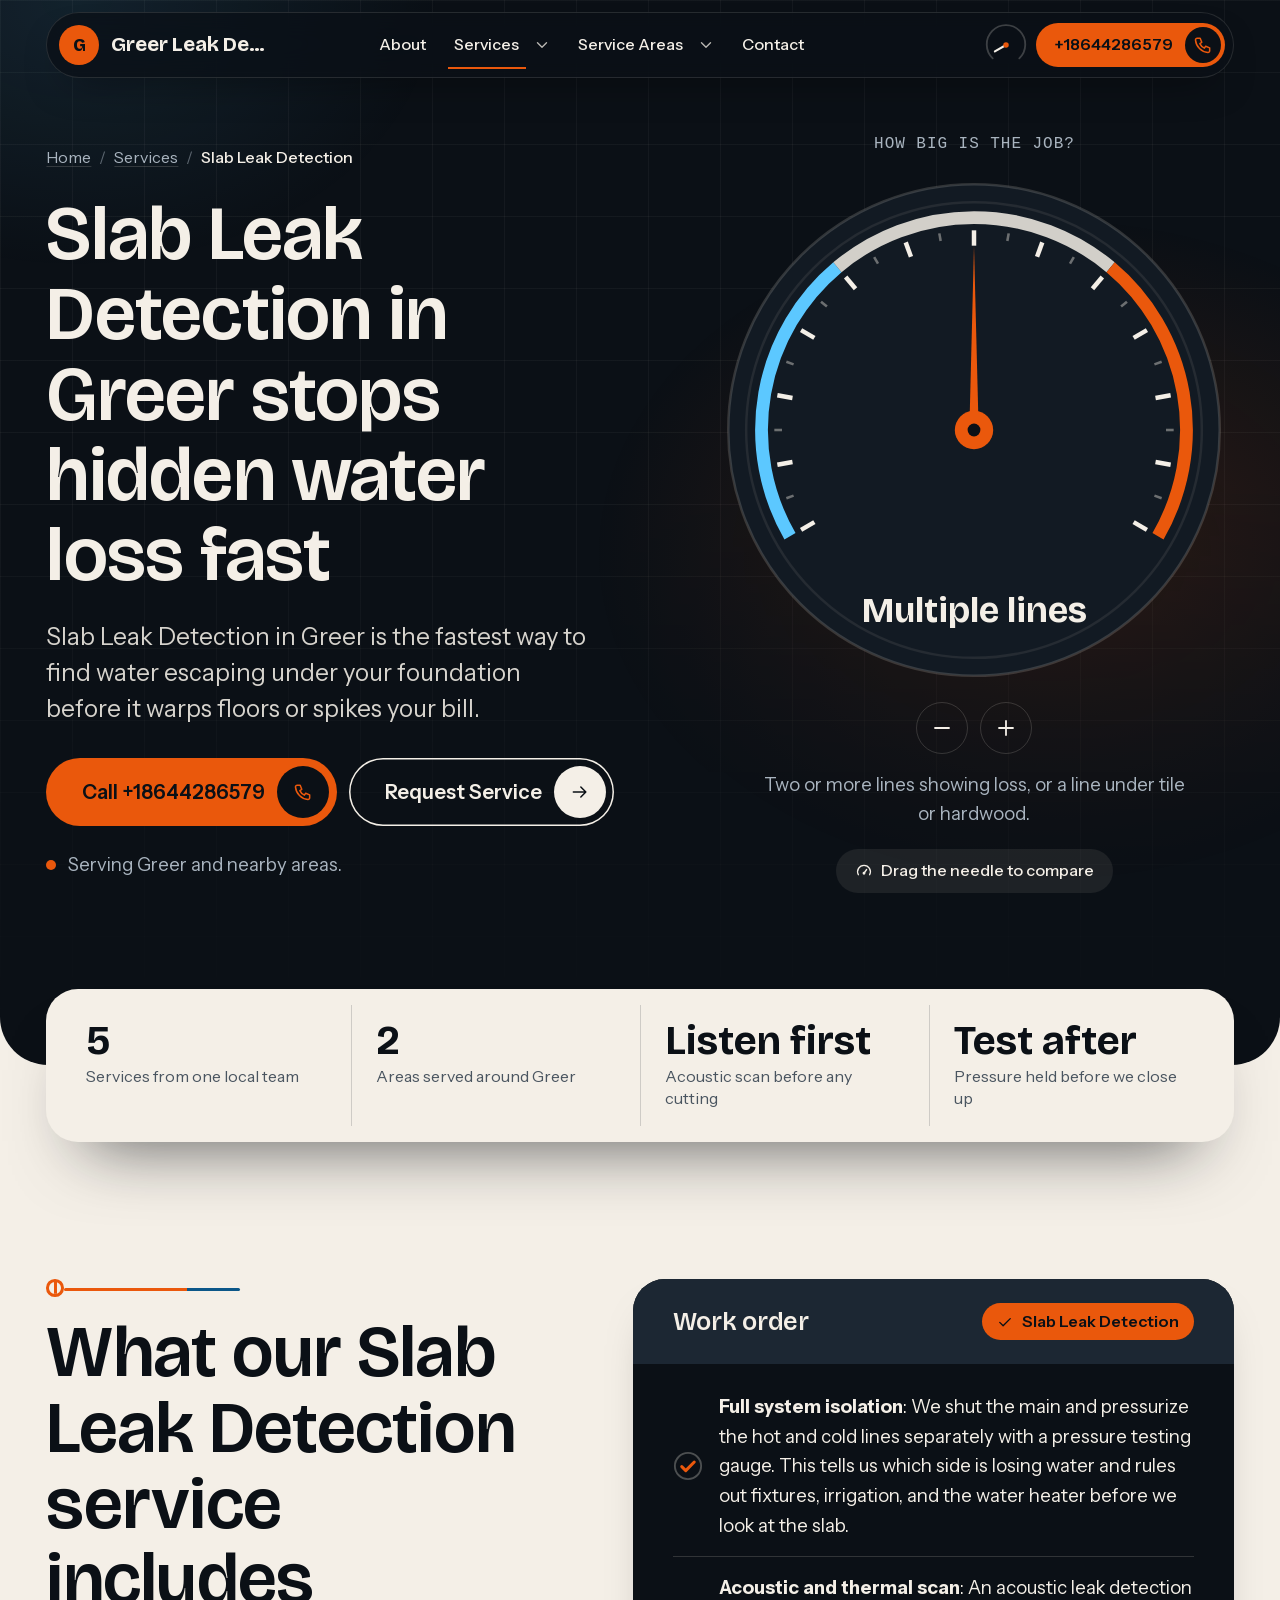
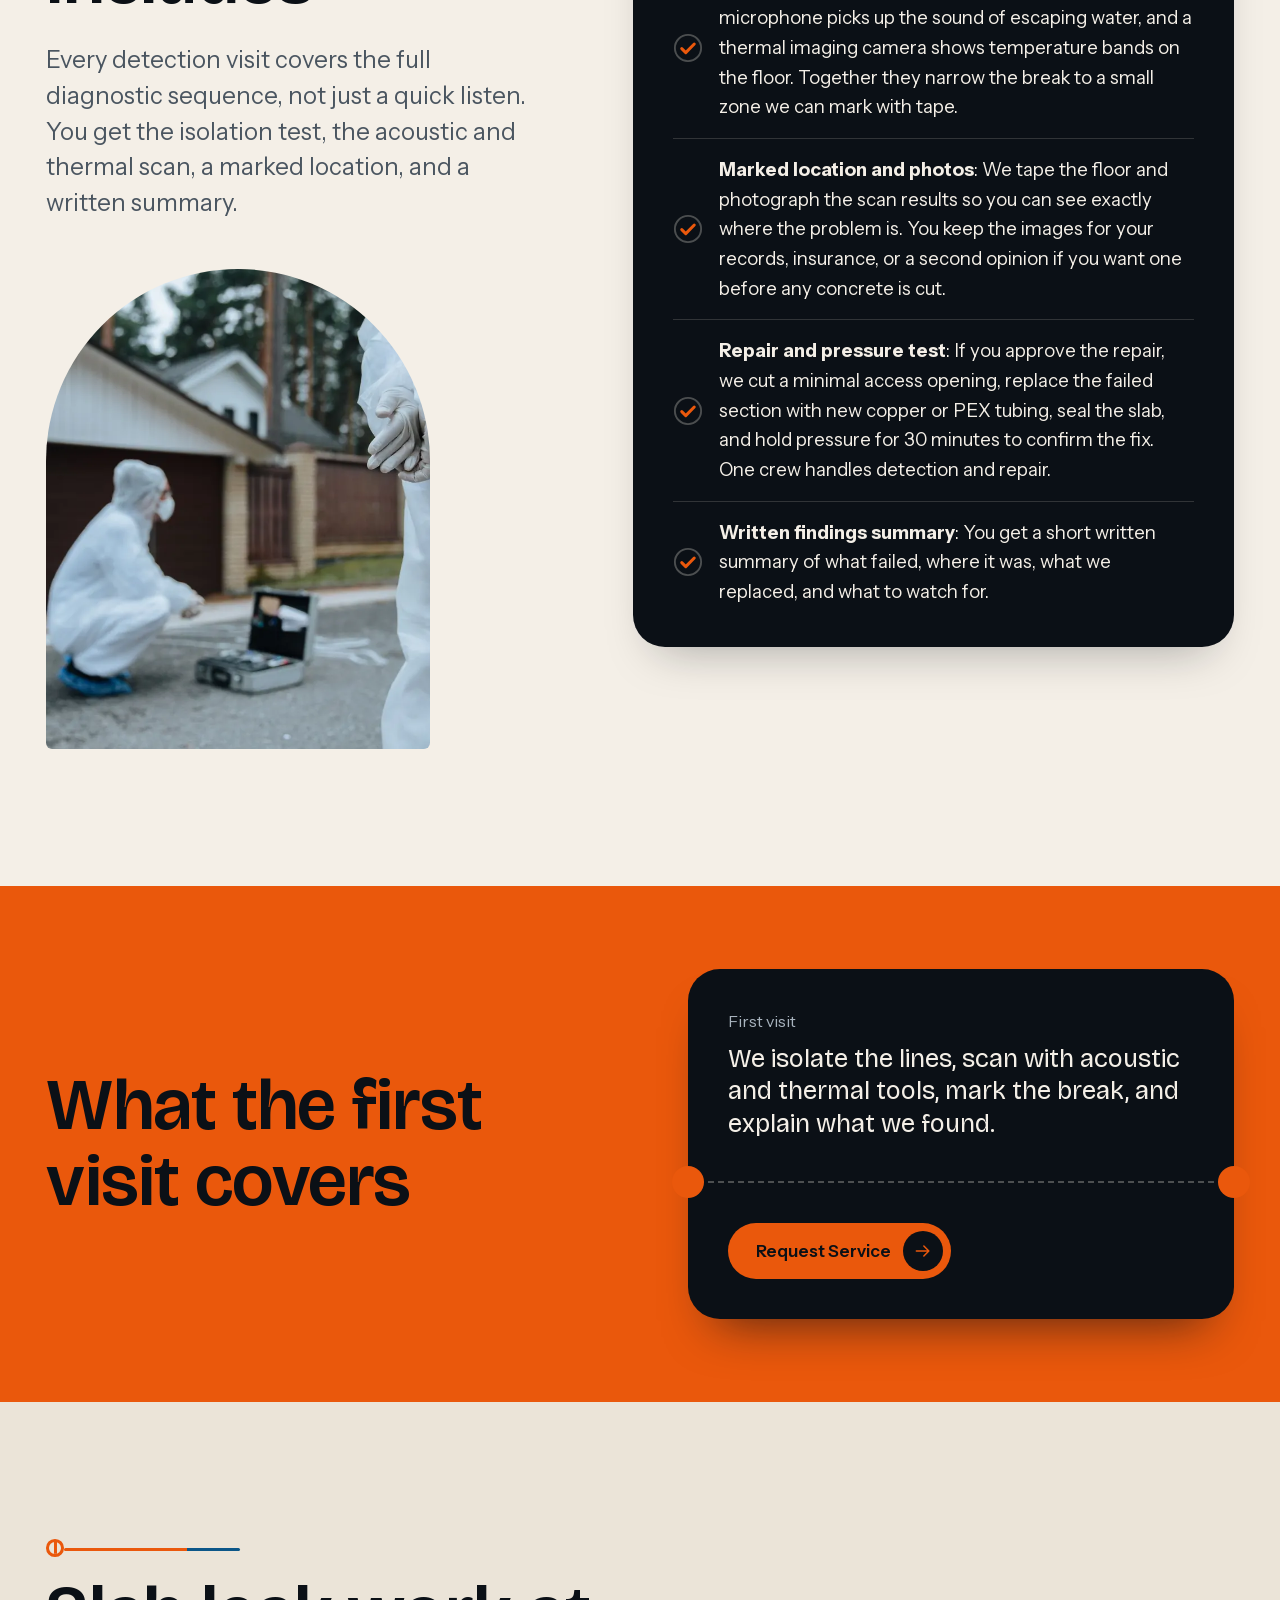
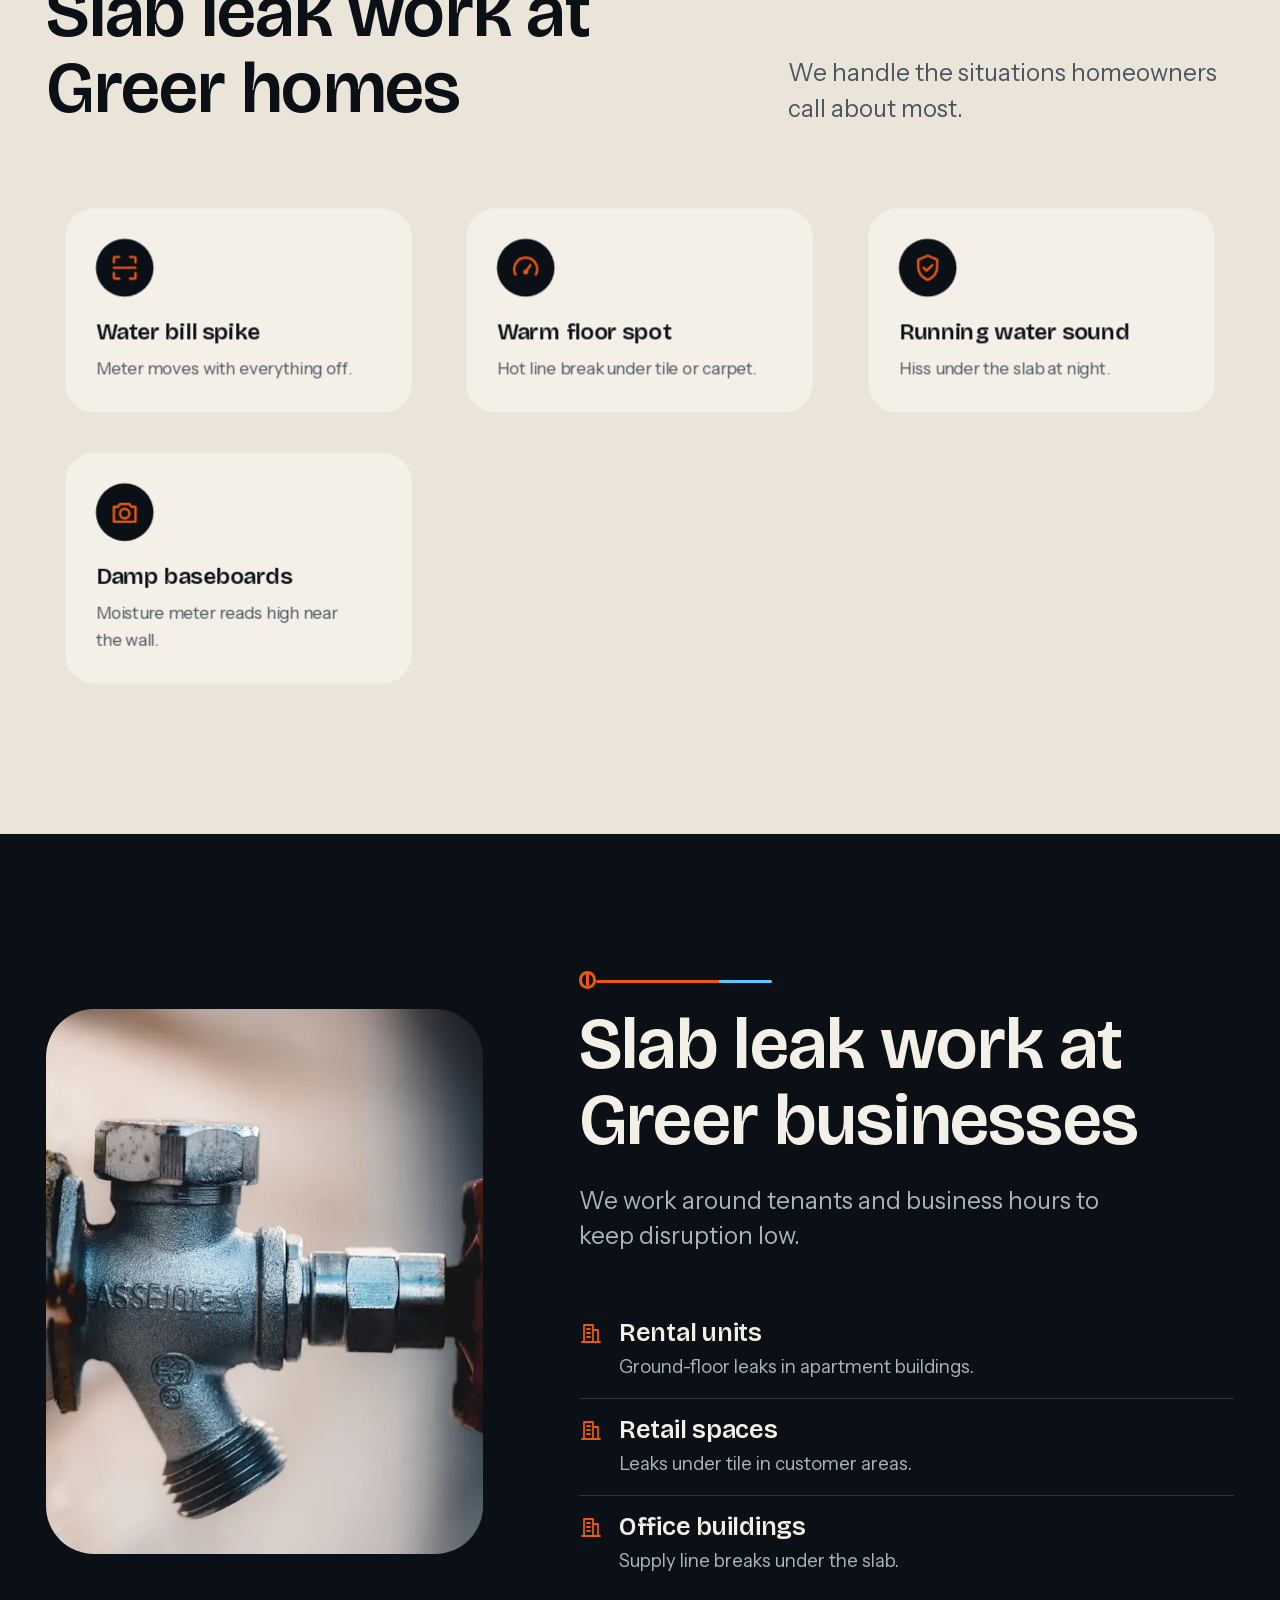
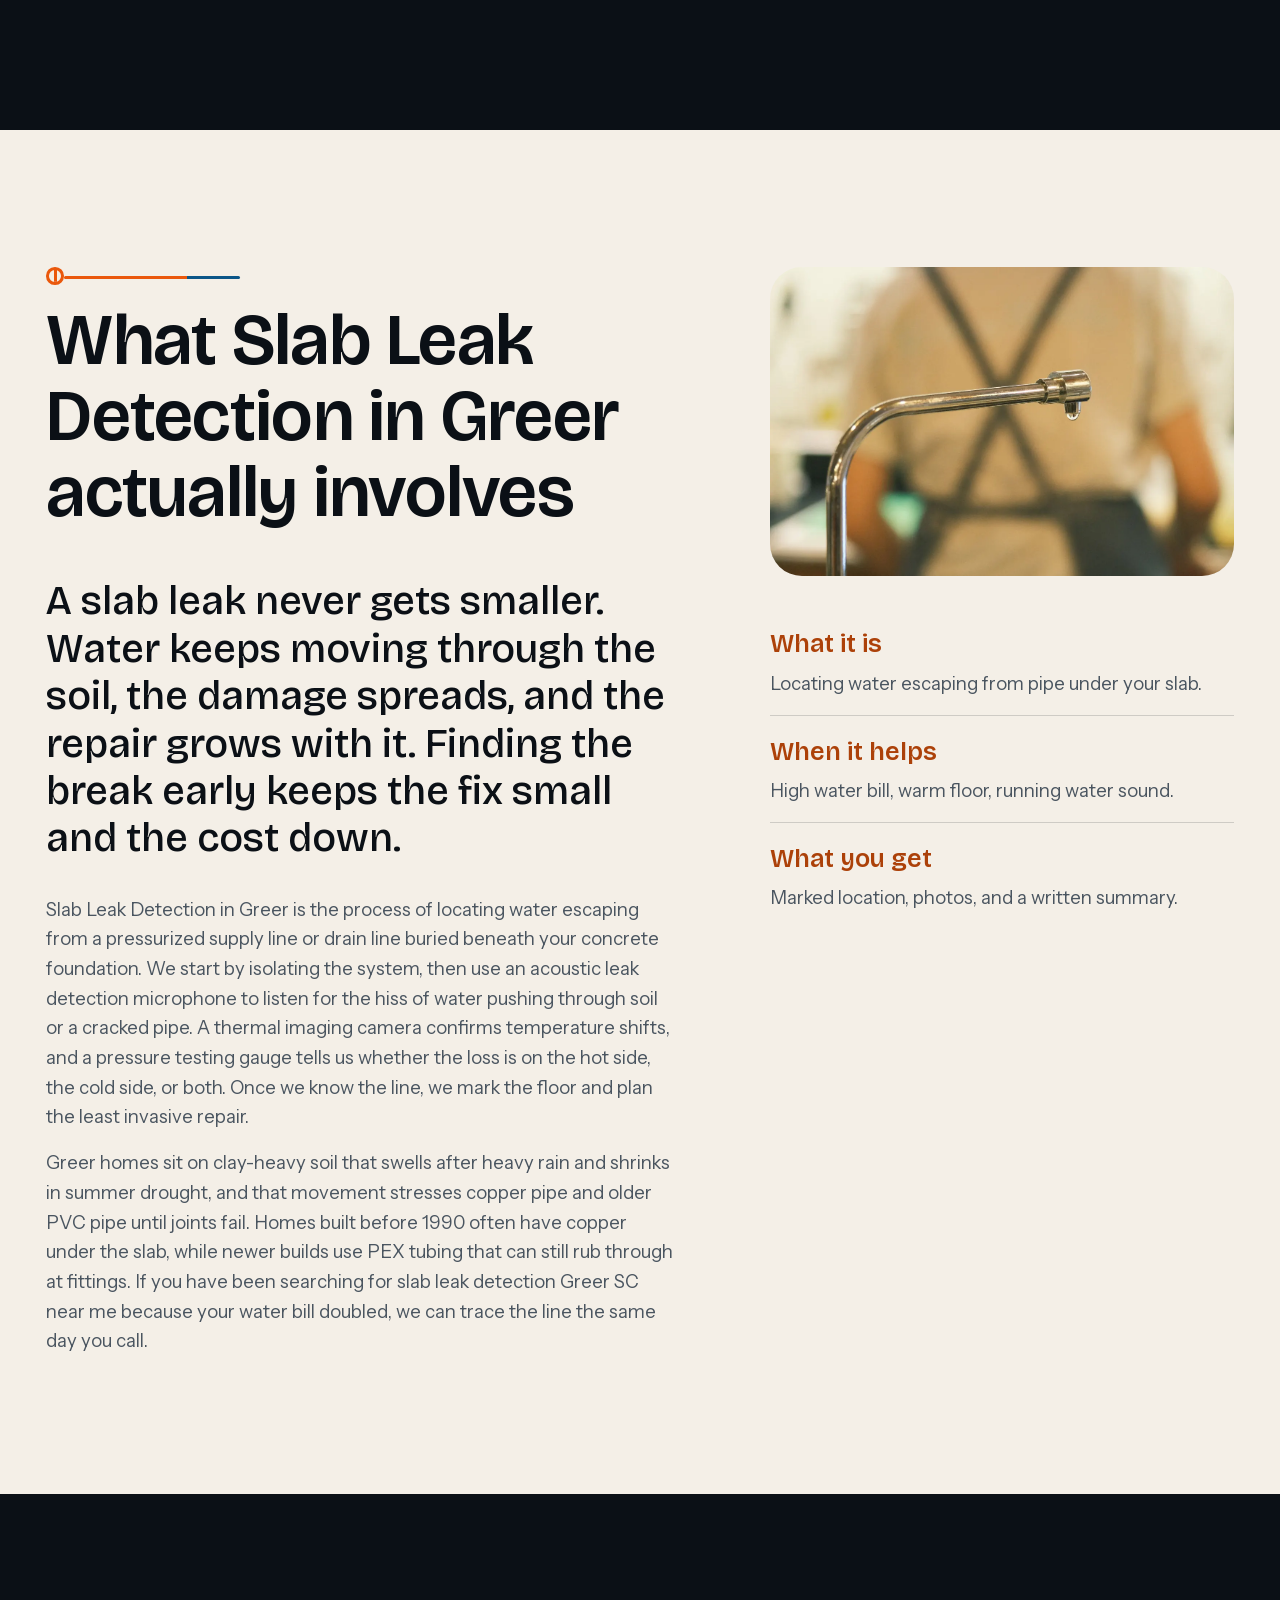
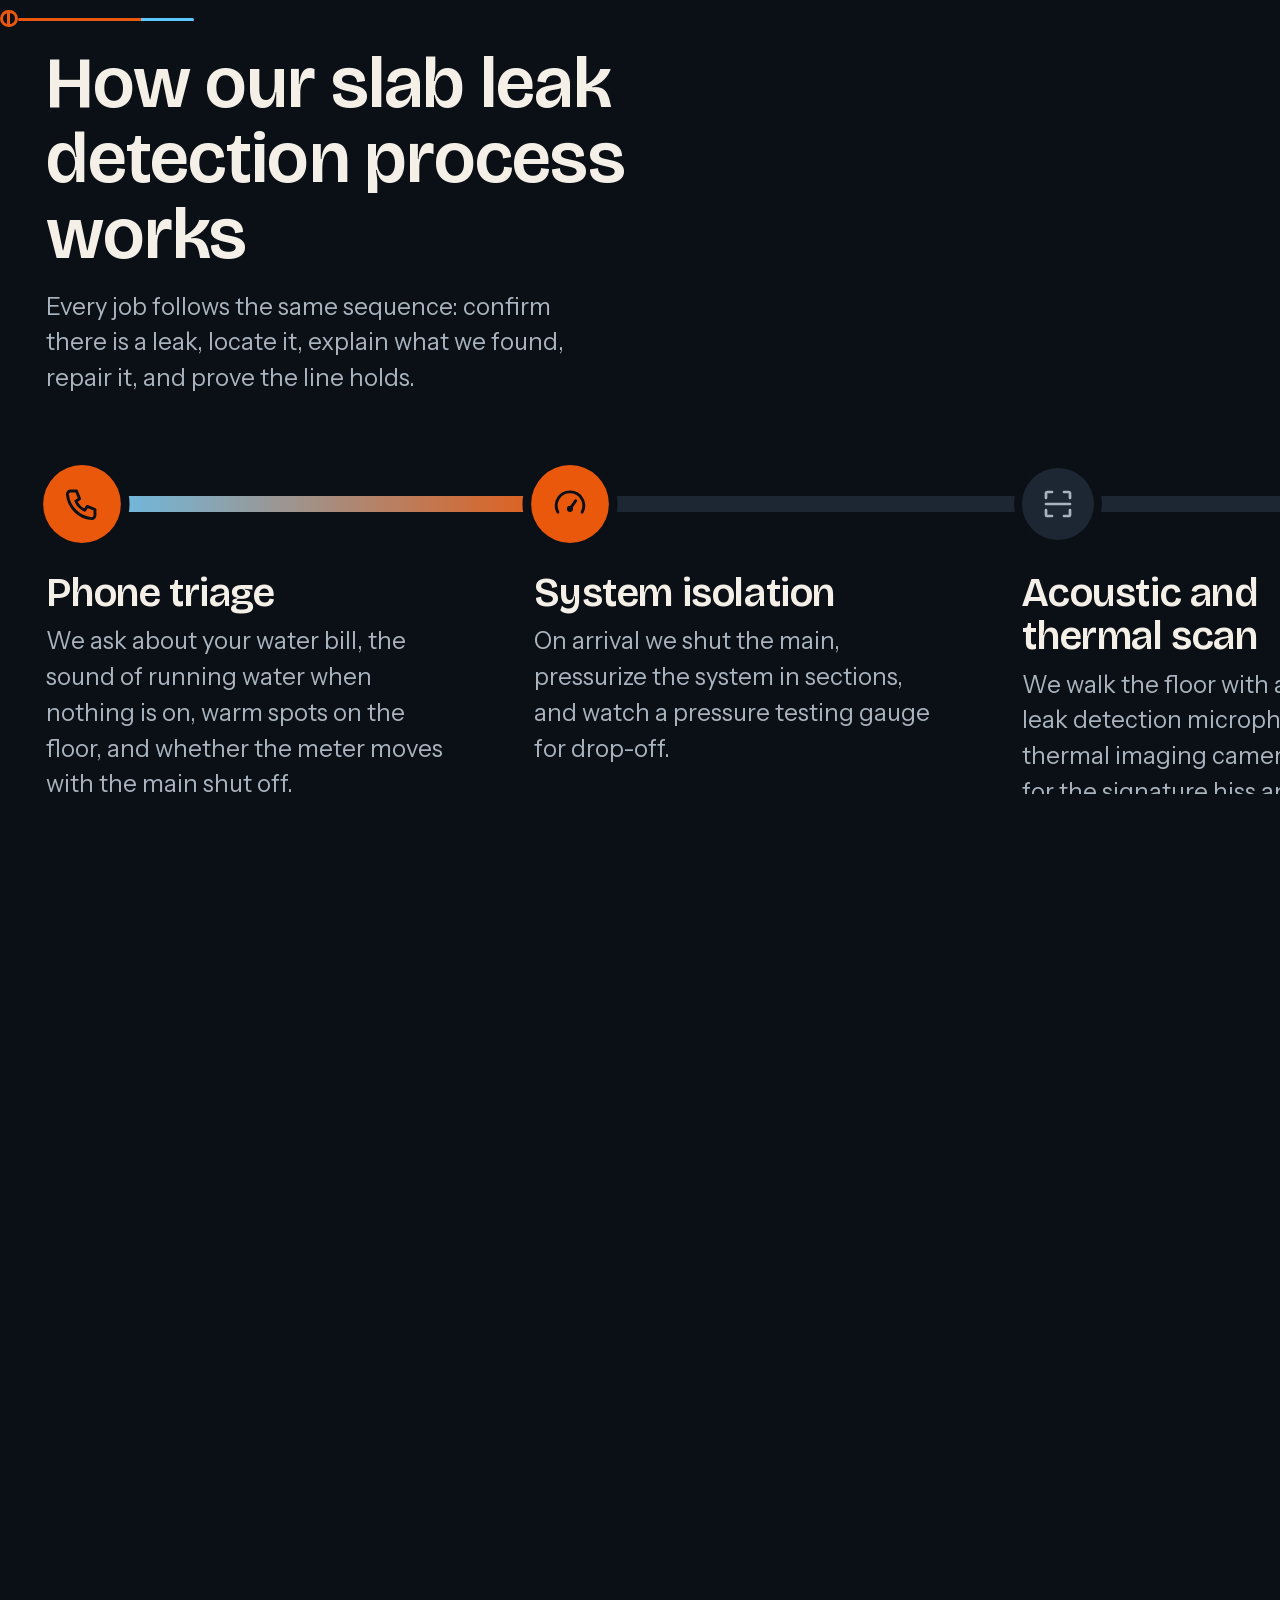
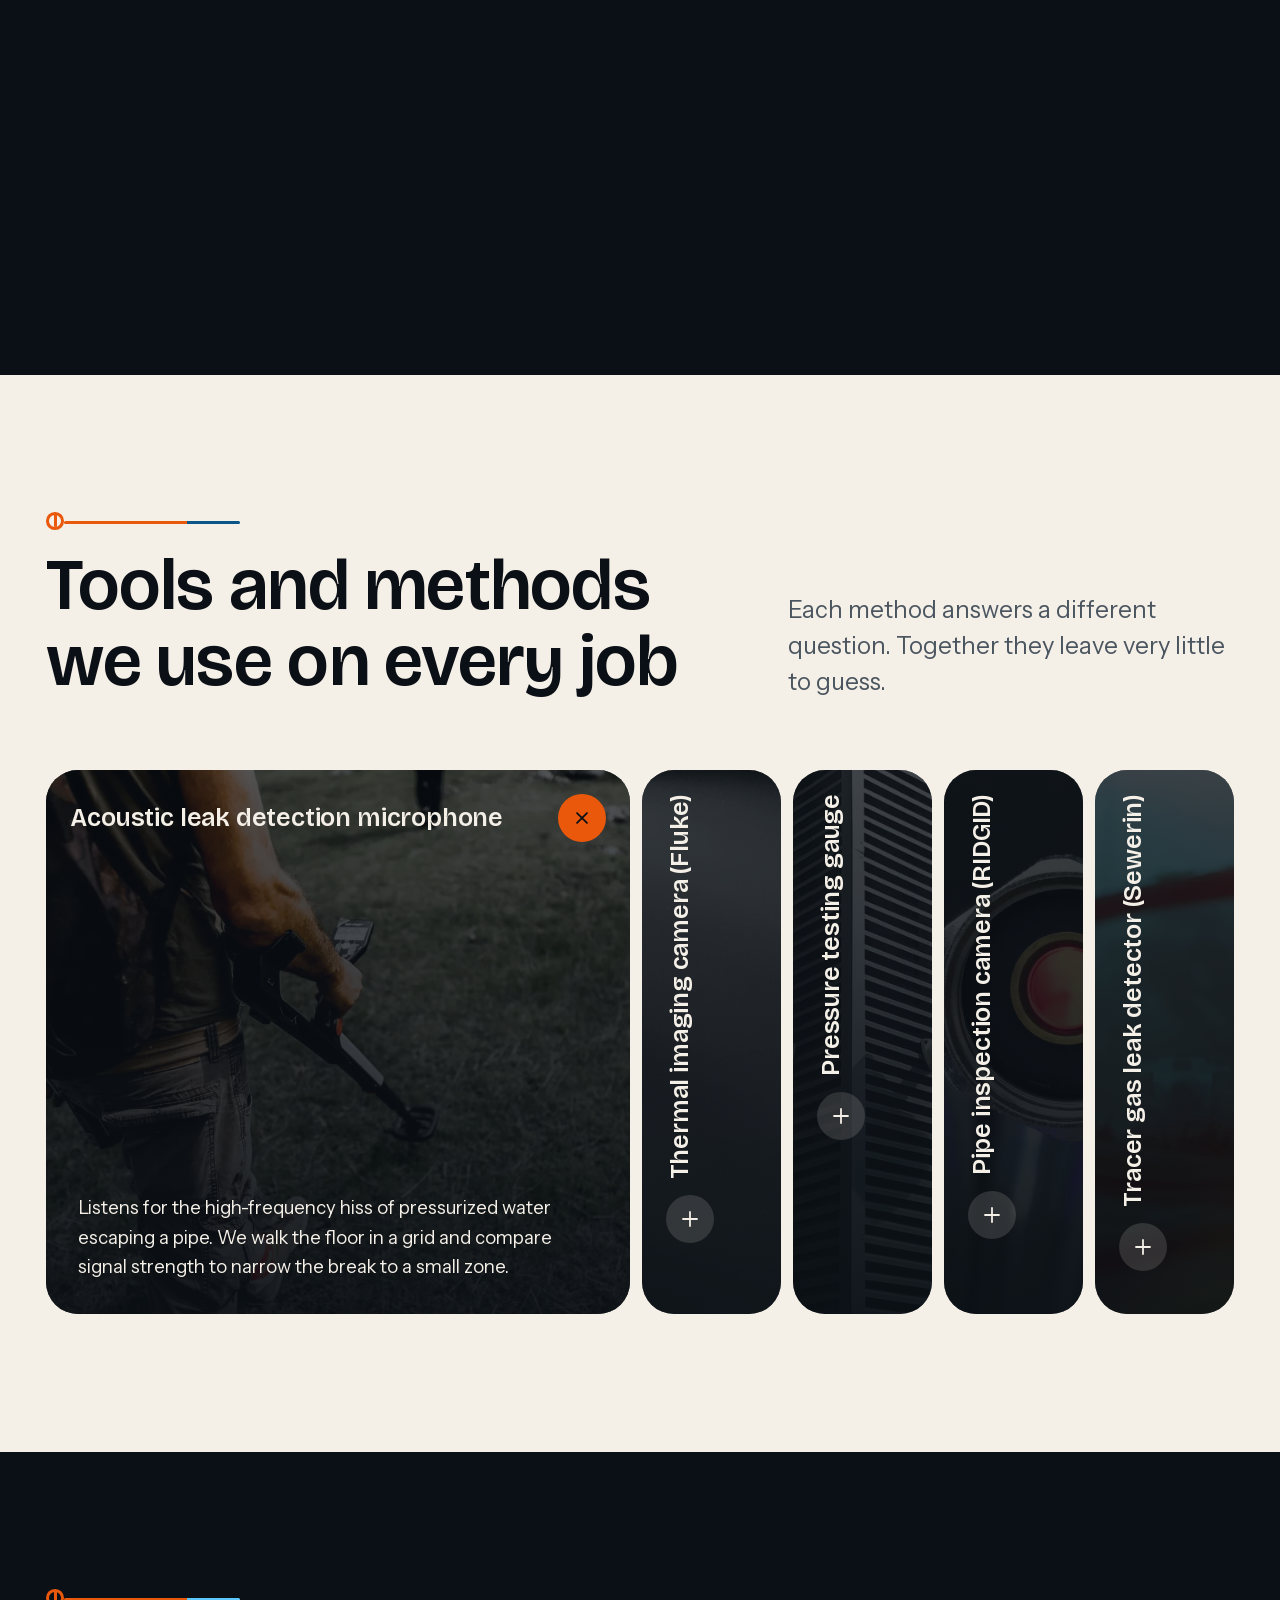
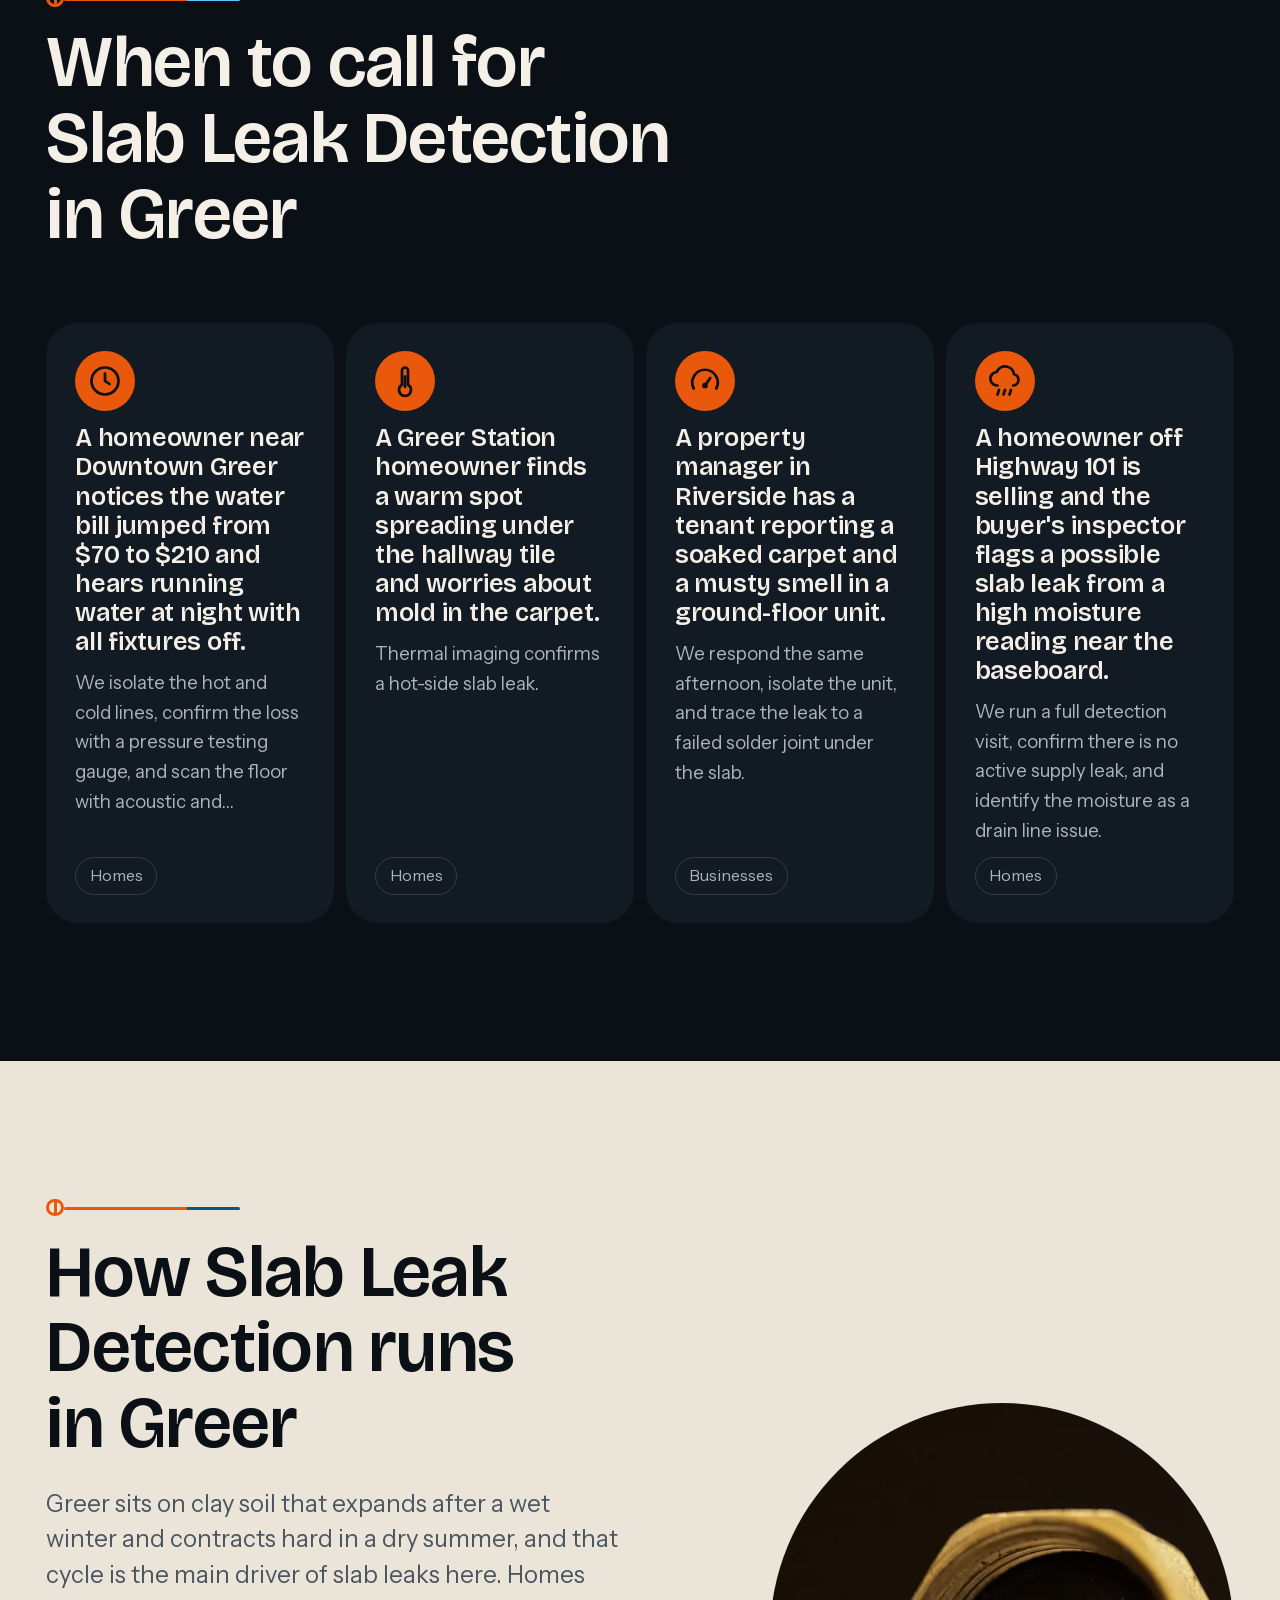
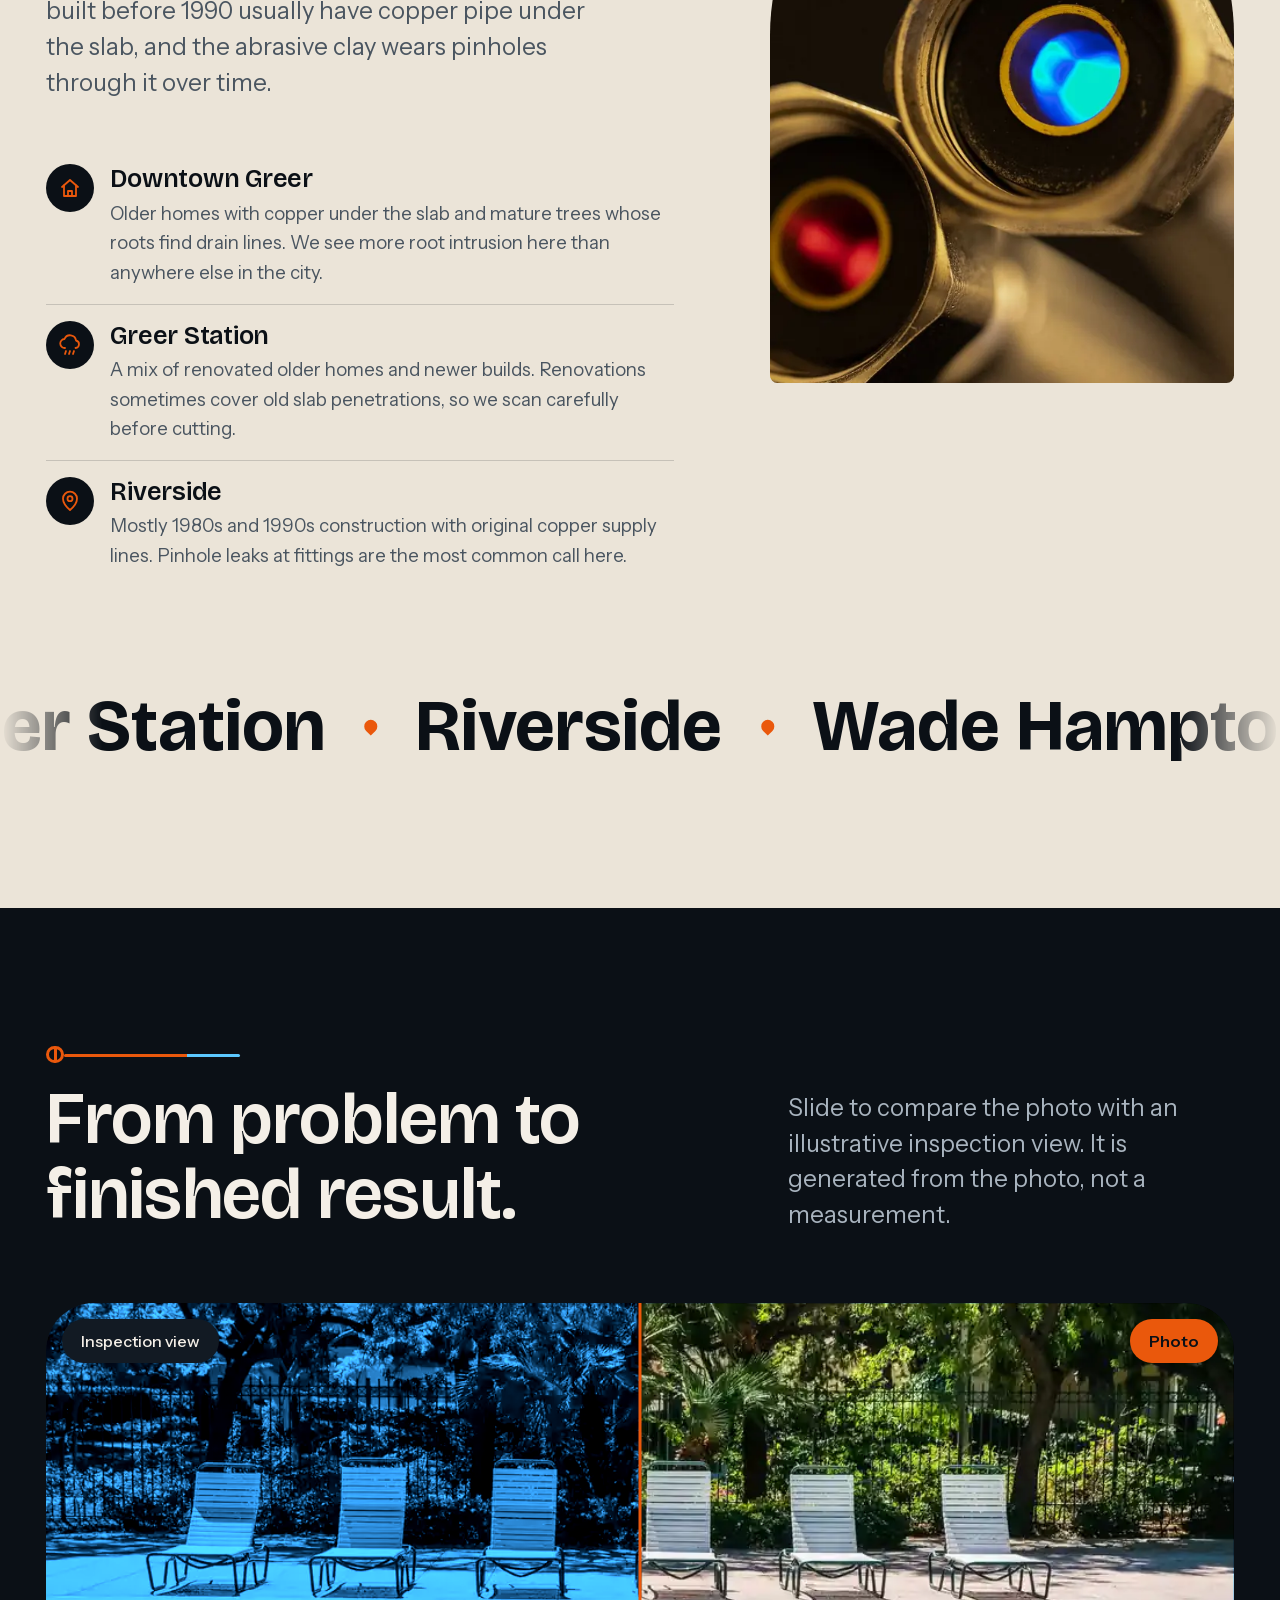
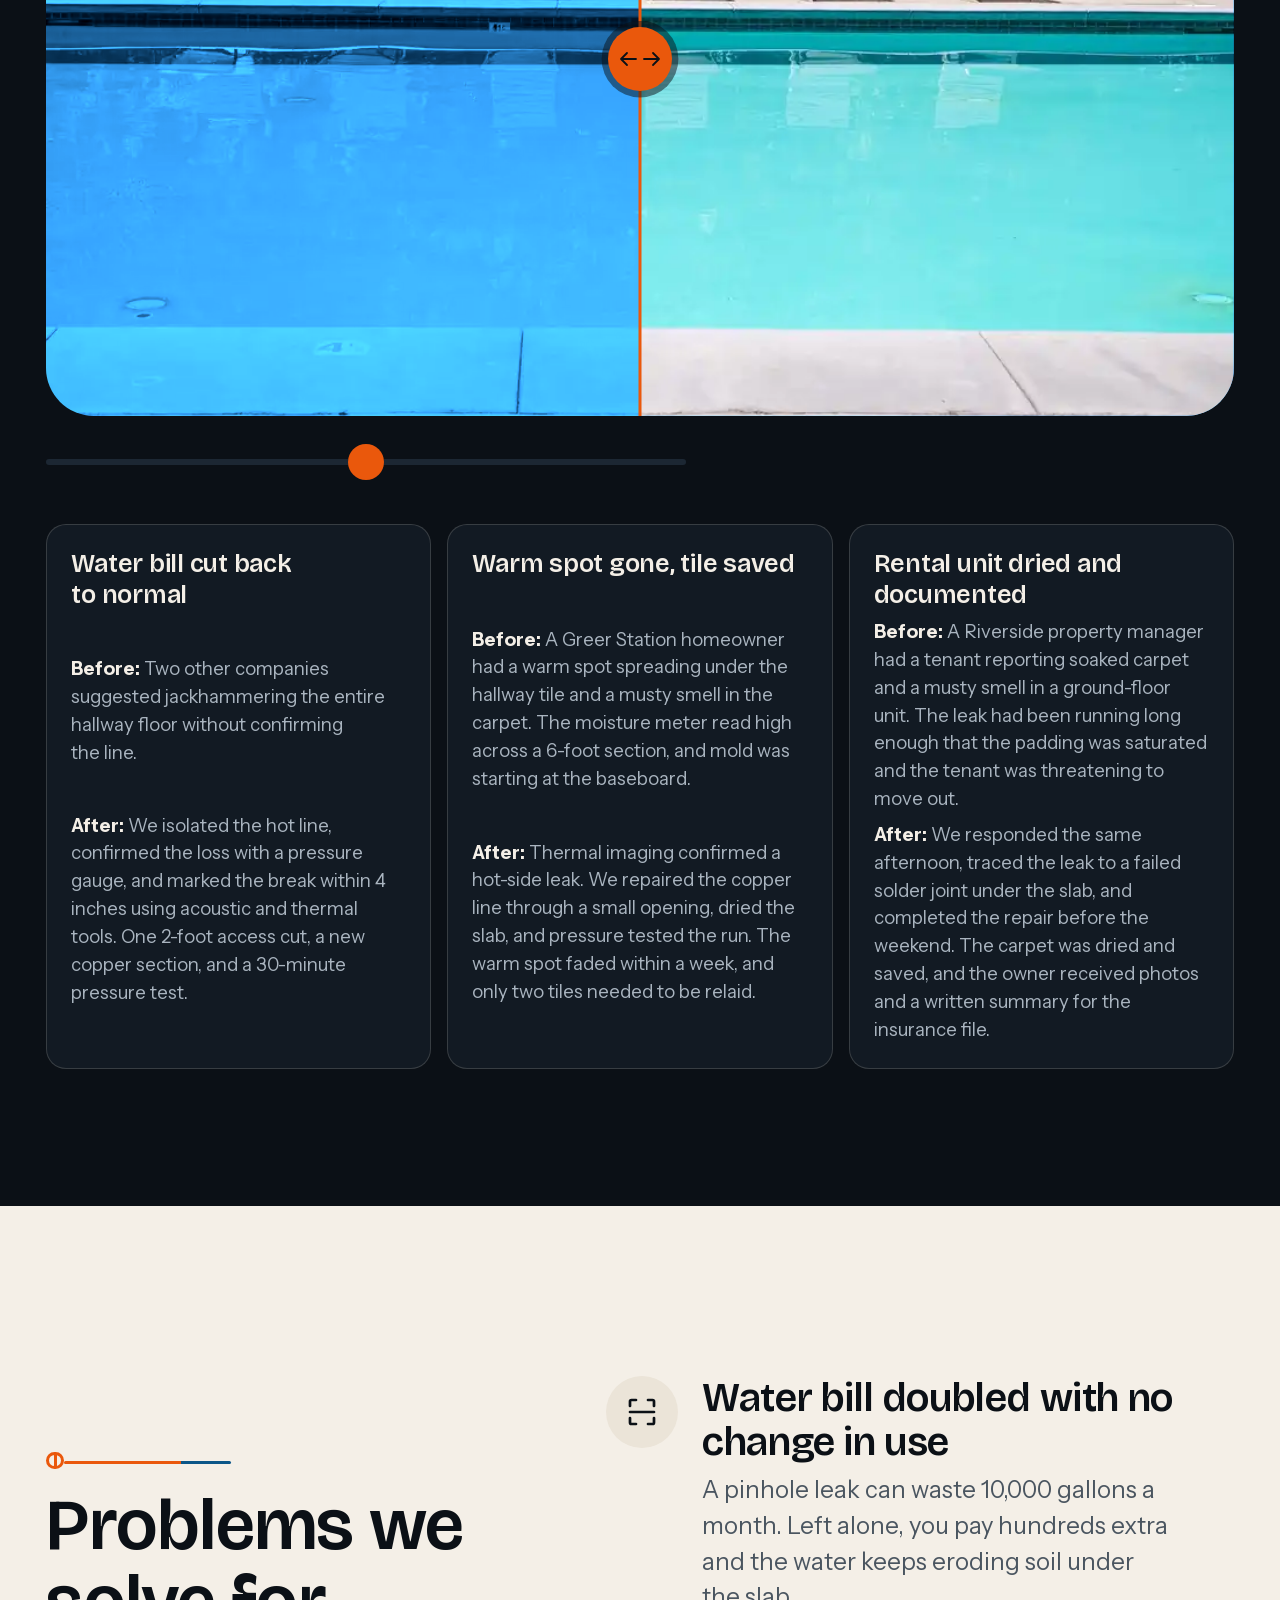
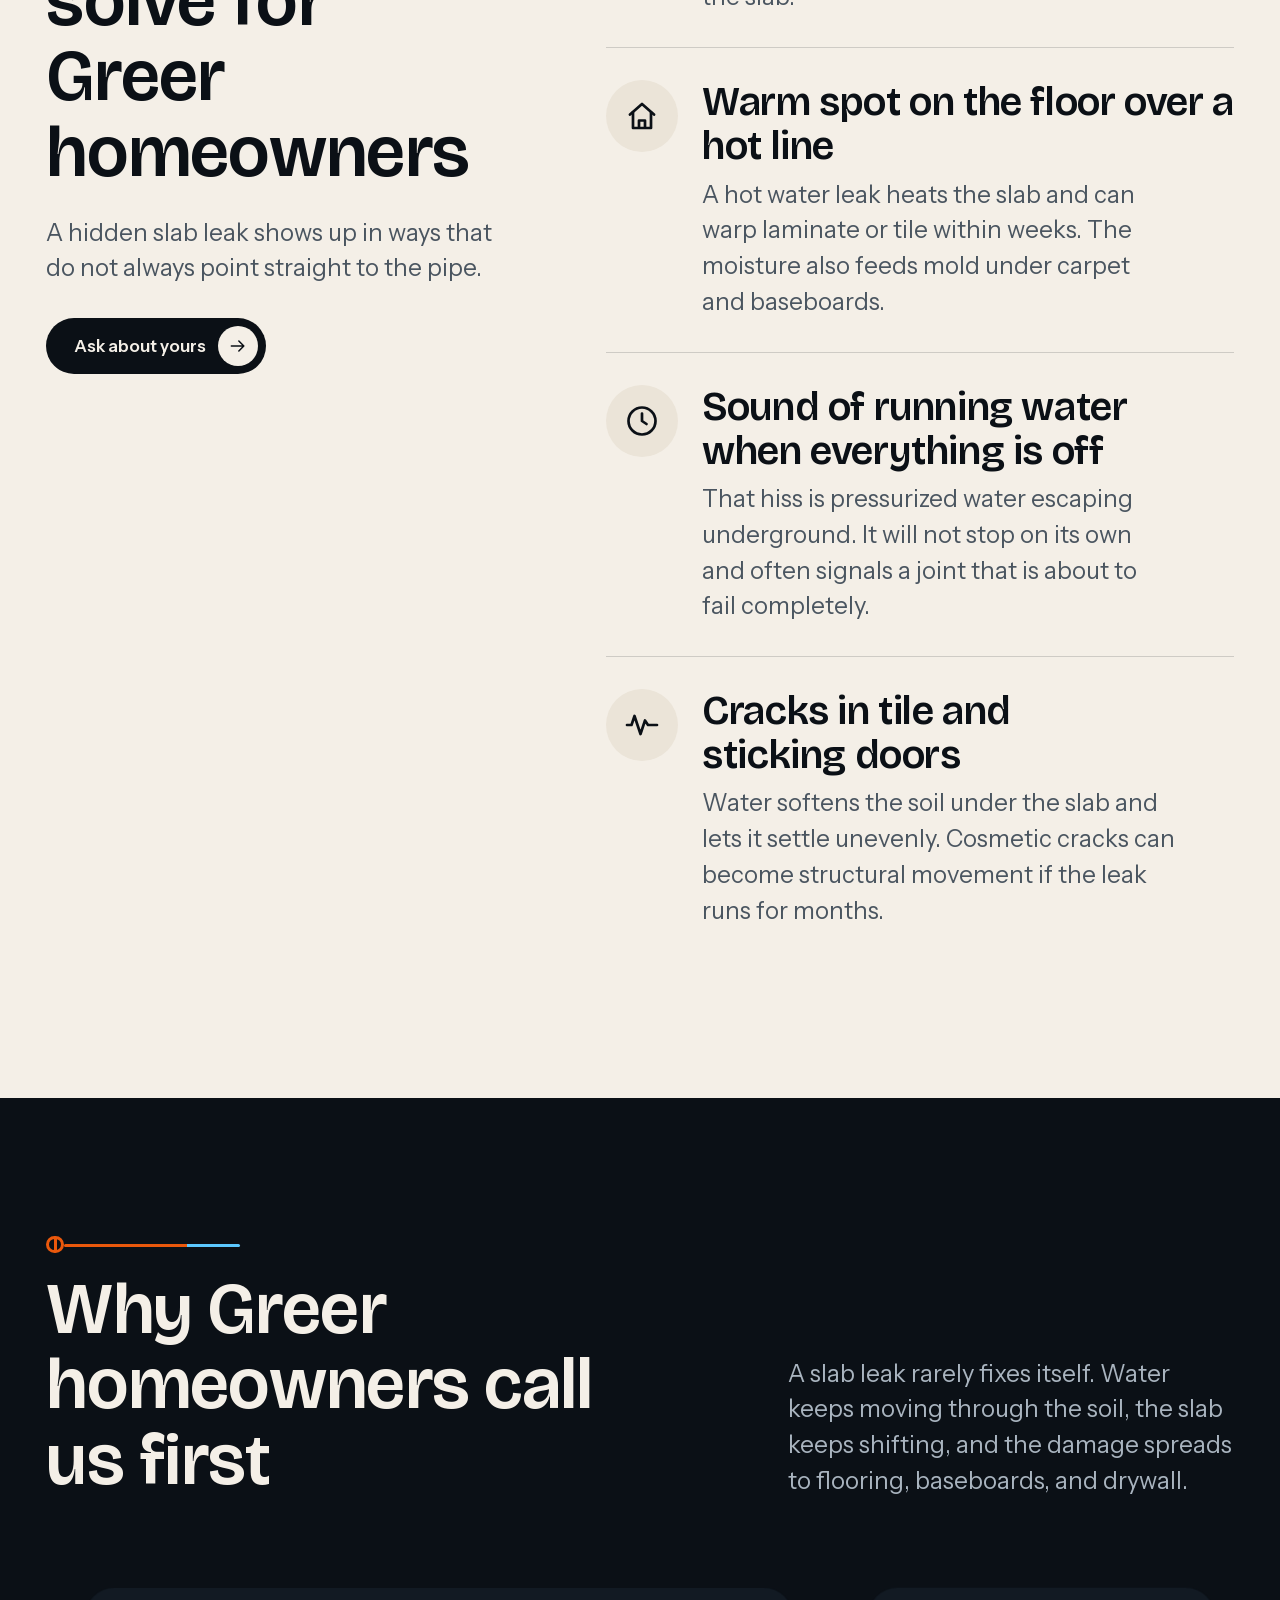
<file: my first project/slab-leak-detection.html>
<!doctype html>
<html lang="en">
  <head>
    <meta charset="UTF-8" />
    <meta name="viewport" content="width=device-width, initial-scale=1" />
    <meta name="theme-color" content="#0b1016" />
    <title>Slab Leak Detection Greer | Slab Leak Repair in Greer</title>
    <meta name="description" content="Slab Leak Detection in Greer finds hidden pipe leaks fast. Our slab leak repair in Greer SC restores dry floors and lower water bills." />
    <meta name="author" content="Greer Leak Detection Pros" />
    <meta name="robots" content="index, follow, max-image-preview:large, max-snippet:-1, max-video-preview:-1" />
    <link rel="canonical" href="https://greerleakdetection.com/slab-leak-detection.html" />
    <link rel="alternate" hreflang="en" href="https://greerleakdetection.com/slab-leak-detection.html" />
    <link rel="alternate" hreflang="x-default" href="https://greerleakdetection.com/slab-leak-detection.html" />
    
    <meta property="og:type" content="website" />
    <meta property="og:site_name" content="Greer Leak Detection Pros" />
    <meta property="og:locale" content="en_US" />
    <meta property="og:url" content="https://greerleakdetection.com/slab-leak-detection.html" />
    <meta property="og:title" content="Slab Leak Detection Greer | Slab Leak Repair in Greer" />
    <meta property="og:description" content="Slab Leak Detection in Greer finds hidden pipe leaks fast. Our slab leak repair in Greer SC restores dry floors and lower water bills." />
    <meta property="og:image" content="/assets/images/gen/index-130a50c9.webp" />
    <meta property="og:image:alt" content="Slab Leak Detection Greer | Slab Leak Repair in Greer" />
    <meta name="twitter:card" content="summary_large_image" />
    <meta name="twitter:title" content="Slab Leak Detection Greer | Slab Leak Repair in Greer" />
    <meta name="twitter:description" content="Slab Leak Detection in Greer finds hidden pipe leaks fast. Our slab leak repair in Greer SC restores dry floors and lower water bills." />
    <meta name="twitter:image" content="/assets/images/gen/index-130a50c9.webp" />
    <meta name="twitter:image:alt" content="Slab Leak Detection Greer | Slab Leak Repair in Greer" />
    <script type="application/ld+json">{"@context":"https://schema.org","@type":"WebSite","@id":"https://greerleakdetection.com/#website","url":"https://greerleakdetection.com/","name":"Greer Leak Detection Pros","inLanguage":"en","publisher":{"@id":"https://greerleakdetection.com/#localbusiness"}}</script>
    <script type="application/ld+json">{"@context":"https://schema.org","@type":"LocalBusiness","@id":"https://greerleakdetection.com/#localbusiness","name":"Greer Leak Detection Pros","url":"https://greerleakdetection.com/","telephone":"+18644286579","address":{"@type":"PostalAddress","streetAddress":"110 Laurel Rd, Greer, SC 29651, USA","addressLocality":"Greer","addressRegion":"South Carolina","postalCode":"29651","addressCountry":"US"}}</script>
    <script type="application/ld+json">{"@context":"https://schema.org","@type":"Service","@id":"https://greerleakdetection.com/slab-leak-detection.html#service","name":"Slab Leak Detection","url":"https://greerleakdetection.com/slab-leak-detection.html","provider":{"@type":"LocalBusiness","@id":"https://greerleakdetection.com/#localbusiness","name":"Greer Leak Detection Pros"},"areaServed":[{"@type":"AdministrativeArea","name":"Greer"},{"@type":"AdministrativeArea","name":"Downtown Greer"},{"@type":"AdministrativeArea","name":"Greer Station"}]}</script>
    <script type="application/ld+json">{"@context":"https://schema.org","@type":"FAQPage","mainEntity":[{"@type":"Question","name":"How much does slab leak detection cost in Greer SC?","acceptedAnswer":{"@type":"Answer","text":"Most detection visits in Greer run $250 to $550 in 2026, depending on how many lines we test and whether the slab is accessible. That covers isolation, acoustic scanning, thermal imaging, and a marked location. If we move straight into repair, we credit part of the detection fee toward the work. You get the number before we start."}},{"@type":"Question","name":"How do I know if I have a slab leak in Greer?","acceptedAnswer":{"@type":"Answer","text":"The three clearest signs are a water bill that jumped 20 percent or more with no change in use, the sound of running water when every fixture is off, and warm spots on the floor over a hot line break. A moisture meter reading high near a baseboard is another clue. If the meter still spins with the main shut off, you have a leak."}},{"@type":"Question","name":"Does slab leak repair fix foundation leaks in Greer SC?","acceptedAnswer":{"@type":"Answer","text":"Yes, when the foundation leak comes from a supply or drain line under the slab. We repair the pipe, seal the opening, and pressure test the line before we leave. If the water has already caused soil movement or cracked tile, we will tell you and refer a foundation specialist. Fixing the pipe stops the source."}},{"@type":"Question","name":"What causes slab leaks in Greer SC homes?","acceptedAnswer":{"@type":"Answer","text":"The most common causes are abrasive soil against copper pipe, failed solder joints, and clay soil movement that shifts the slab and stresses the line. Root intrusion finds its way into drain lines, and older PVC pipe becomes brittle over time. Homes built before 1990 with copper under the slab see the most failures."}}]}</script>
    <script type="application/ld+json">{"@context":"https://schema.org","@type":"BreadcrumbList","itemListElement":[{"@type":"ListItem","position":1,"name":"Home","item":"https://greerleakdetection.com/"},{"@type":"ListItem","position":2,"name":"Services","item":"https://greerleakdetection.com/services.html"},{"@type":"ListItem","position":3,"name":"Slab Leak Detection","item":"https://greerleakdetection.com/slab-leak-detection.html"}]}</script>
    
    
    <link rel="icon" href="data:image/svg+xml,%3Csvg%20xmlns=%27http://www.w3.org/2000/svg%27%20viewBox=%270%200%2032%2032%27%3E%3Crect%20width=%2732%27%20height=%2732%27%20rx=%277%27%20fill=%27%23EA580C%27/%3E%3Ctext%20x=%2716%27%20y=%2723%27%20font-family=%27Arial,sans-serif%27%20font-size=%2719%27%20font-weight=%27700%27%20fill=%27%23ffffff%27%20text-anchor=%27middle%27%3EG%3C/text%3E%3C/svg%3E" />
    <link rel="apple-touch-icon" href="assets/images/apple-touch-icon.png" />
    <script>window.__RL_LEADS={siteId:"6ada32663430ed22e3f58fc7",apiBase:["https:","","ranklocal.cc"].join("/"),turnstileSiteKey:""};</script>
    <script>(function(){try{if(window.self===window.top){document.documentElement.classList.add("js");}}catch(e){}})();</script>
    <link rel="stylesheet" href="assets/global.css" />
  </head>
  <body class="fl-page page-service">
    <a class="skip-link" href="#main">Skip to main content</a>
    <div class="scroll-progress" aria-hidden="true"><span data-progress-bar></span></div>
  <header class="site-header" id="top" data-header>
    <div class="site-header__bar">
      <a class="site-header__brand" href="index.html"><span class="site-header__mark" aria-hidden="true"><span class="site-header__initial">G</span></span><span class="site-header__name">Greer Leak Detection Pros</span><span class="sr-only"> Home</span></a>
      <nav class="site-header__nav" aria-label="Primary navigation">
        <ul class="site-header__list">
          <li><a class="nav-link" href="about.html"><span class="nav-link__text" data-text="About">About</span></a></li>
          <!-- RL-AUTO:nav-services START -->
<li class="nav-drop" data-dropdown>
          <a class="nav-link nav-link--current" href="services.html" aria-current="page"><span class="nav-link__text" data-text="Services">Services</span></a>
          <button class="nav-drop__toggle" type="button" aria-expanded="false" aria-controls="nav-services-panel"><span class="sr-only">Open Menu: Services</span><svg class="icon icon--sm" viewBox="0 0 24 24" aria-hidden="true" focusable="false"><path d="m6 9 6 6 6-6"/></svg></button>
          <div class="nav-drop__panel" id="nav-services-panel" hidden>
            <ul class="nav-drop__list"><li><a class="nav-drop__link" href="water-leak-detection.html">Water Leak Detection</a></li><li><a class="nav-drop__link" href="pool-leak-detection.html">Pool Leak Detection</a></li><li><a class="nav-drop__link" href="slab-leak-detection.html">Slab Leak Detection</a></li><li><a class="nav-drop__link" href="underground-leak-detection.html">Underground Leak Detection</a></li><li><a class="nav-drop__link" href="plumbing-leak-detection.html">Plumbing Leak Detection</a></li></ul>
            <a class="nav-drop__all" href="services.html">View all services <svg class="icon icon--sm" viewBox="0 0 24 24" aria-hidden="true" focusable="false"><path d="M4 12h15M13 6l6 6-6 6"/></svg></a>
          </div>
        </li>
<!-- RL-AUTO:nav-services END -->
          <!-- RL-AUTO:nav-locations START -->
<li class="nav-drop" data-dropdown>
          <a class="nav-link" href="locations.html"><span class="nav-link__text" data-text="Service Areas">Service Areas</span></a>
          <button class="nav-drop__toggle" type="button" aria-expanded="false" aria-controls="nav-locations-panel"><span class="sr-only">Open Menu: Service Areas</span><svg class="icon icon--sm" viewBox="0 0 24 24" aria-hidden="true" focusable="false"><path d="m6 9 6 6 6-6"/></svg></button>
          <div class="nav-drop__panel" id="nav-locations-panel" hidden>
            <ul class="nav-drop__list"><li><a class="nav-drop__link" href="leak-detection-downtown-greer.html">Downtown Greer</a></li><li><a class="nav-drop__link" href="leak-detection-greer-station.html">Greer Station</a></li></ul>
            <a class="nav-drop__all" href="locations.html">View all service areas <svg class="icon icon--sm" viewBox="0 0 24 24" aria-hidden="true" focusable="false"><path d="M4 12h15M13 6l6 6-6 6"/></svg></a>
          </div>
        </li>
<!-- RL-AUTO:nav-locations END -->
          
          <li><a class="nav-link" href="contact.html"><span class="nav-link__text" data-text="Contact">Contact</span></a></li>
        </ul>
      </nav>
      <div class="site-header__tools">
        <div class="gauge-mini" data-gauge aria-hidden="true"><svg viewBox="0 0 48 48"><path class="gauge-mini__track" d="M9.5 38.5A21 21 0 1 1 38.5 38.5"/><path class="gauge-mini__fill" data-gauge-fill d="M9.5 38.5A21 21 0 1 1 38.5 38.5"/><line class="gauge-mini__needle" data-gauge-needle x1="24" y1="24" x2="24" y2="10"/><circle class="gauge-mini__hub" cx="24" cy="24" r="3"/></svg></div>
        <a class="btn btn--accent btn--sm site-header__call" href="tel:+18644286579" aria-label="Call +18644286579" data-fill><span class="btn__label">+18644286579</span><span class="btn__icon"><svg class="icon" viewBox="0 0 24 24" aria-hidden="true" focusable="false"><path d="M5 4h3.6l1.9 4.8-2.3 1.5a11 11 0 0 0 5.5 5.5l1.5-2.3L20 15.4V19a2 2 0 0 1-2.1 2A16.5 16.5 0 0 1 3 6.1 2 2 0 0 1 5 4Z"/></svg><svg class="icon" viewBox="0 0 24 24" aria-hidden="true" focusable="false"><path d="M5 4h3.6l1.9 4.8-2.3 1.5a11 11 0 0 0 5.5 5.5l1.5-2.3L20 15.4V19a2 2 0 0 1-2.1 2A16.5 16.5 0 0 1 3 6.1 2 2 0 0 1 5 4Z"/></svg></span><span class="sr-only"> Call</span></a>
        <button class="site-header__toggle" type="button" aria-expanded="false" aria-controls="site-menu" data-menu-toggle><span class="sr-only">Menu</span><span></span><span></span></button>
      </div>
    </div>
  </header>
  <div class="menu" id="site-menu" data-menu hidden>
    <div class="menu__panel theme-ink" role="dialog" aria-modal="true" aria-label="Primary navigation">
      <div class="menu__top">
        <span class="site-header__name">Greer Leak Detection Pros</span>
        <button class="menu__close" type="button" data-menu-close aria-label="Close"><svg class="icon" viewBox="0 0 24 24" aria-hidden="true" focusable="false"><path d="m6 6 12 12M18 6 6 18"/></svg></button>
      </div>
      <nav aria-label="Primary navigation">
        <ul class="menu__list"><li><a class="menu__link" href="index.html" data-menu-link><span>Home</span><svg class="icon icon--lg" viewBox="0 0 24 24" aria-hidden="true" focusable="false"><path d="M4 12h15M13 6l6 6-6 6"/></svg></a></li><li><a class="menu__link" href="about.html" data-menu-link><span>About</span><svg class="icon icon--lg" viewBox="0 0 24 24" aria-hidden="true" focusable="false"><path d="M4 12h15M13 6l6 6-6 6"/></svg></a></li><li><a class="menu__link menu__link--current" href="services.html" data-menu-link aria-current="page"><span>Services</span><svg class="icon icon--lg" viewBox="0 0 24 24" aria-hidden="true" focusable="false"><path d="M4 12h15M13 6l6 6-6 6"/></svg></a></li><li><a class="menu__link" href="locations.html" data-menu-link><span>Service Areas</span><svg class="icon icon--lg" viewBox="0 0 24 24" aria-hidden="true" focusable="false"><path d="M4 12h15M13 6l6 6-6 6"/></svg></a></li><li><a class="menu__link" href="contact.html" data-menu-link><span>Contact</span><svg class="icon icon--lg" viewBox="0 0 24 24" aria-hidden="true" focusable="false"><path d="M4 12h15M13 6l6 6-6 6"/></svg></a></li></ul>
      </nav>
      <div class="menu__foot">
        <a class="menu__call" href="tel:+18644286579"><span>Call</span><strong>+18644286579</strong></a>
        <p>110 Laurel Rd, Greer, SC 29651, USA, Greer, South Carolina</p>
      </div>
    </div>
  </div>
    <main id="main"><section class="svc-hero section--ink" aria-labelledby="svc-title" data-hero>
    <div class="container svc-hero__grid">
      <div class="svc-hero__copy">
        <nav class="crumbs" aria-label="Breadcrumb"><a href="index.html">Home</a><span class="crumbs__sep" aria-hidden="true">/</span><a href="services.html">Services</a><span class="crumbs__sep" aria-hidden="true">/</span><span aria-current="page">Slab Leak Detection</span></nav>
        <h1 class="svc-hero__title" id="svc-title">Slab Leak Detection in Greer stops hidden water loss fast</h1>
        <p class="svc-hero__lead">Slab Leak Detection in Greer is the fastest way to find water escaping under your foundation before it warps floors or spikes your bill.</p>
        <div class="svc-hero__actions"><a class="btn btn--accent btn--lg" href="tel:+18644286579" data-fill><span class="btn__label">Call +18644286579</span><span class="btn__icon"><svg class="icon" viewBox="0 0 24 24" aria-hidden="true" focusable="false"><path d="M5 4h3.6l1.9 4.8-2.3 1.5a11 11 0 0 0 5.5 5.5l1.5-2.3L20 15.4V19a2 2 0 0 1-2.1 2A16.5 16.5 0 0 1 3 6.1 2 2 0 0 1 5 4Z"/></svg><svg class="icon" viewBox="0 0 24 24" aria-hidden="true" focusable="false"><path d="M5 4h3.6l1.9 4.8-2.3 1.5a11 11 0 0 0 5.5 5.5l1.5-2.3L20 15.4V19a2 2 0 0 1-2.1 2A16.5 16.5 0 0 1 3 6.1 2 2 0 0 1 5 4Z"/></svg></span></a><a class="btn btn--ghost btn--lg" href="#contact" data-fill><span class="btn__label">Request Service</span><span class="btn__icon"><svg class="icon" viewBox="0 0 24 24" aria-hidden="true" focusable="false"><path d="M4 12h15M13 6l6 6-6 6"/></svg><svg class="icon" viewBox="0 0 24 24" aria-hidden="true" focusable="false"><path d="M4 12h15M13 6l6 6-6 6"/></svg></span></a></div>
        <p class="svc-hero__note"><span class="chip__dot" aria-hidden="true"></span>Serving Greer and nearby areas.</p>
      </div>
      <div class="gauge" data-gauge-hero data-dial-label="How big is the job?">
        <p class="gauge__title">How big is the job?</p>
        <div class="gauge__dial" data-gauge-dial>
          <svg class="gauge__svg" viewBox="0 0 400 400" aria-hidden="true" focusable="false"><circle class="gauge__face" cx="200" cy="200" r="192"/><circle class="gauge__rim" cx="200" cy="200" r="178"/><path class="gauge__zone gauge__zone--low" d="M56.24 283.00A166 166 0 0 1 93.30 72.84"/><path class="gauge__zone gauge__zone--ok" d="M93.30 72.84A166 166 0 0 1 306.70 72.84"/><path class="gauge__zone gauge__zone--high" d="M306.70 72.84A166 166 0 0 1 343.76 283.00"/><g class="gauge__ticks"><line class="gauge__tick gauge__tick--major" x1="75.29" y1="272" x2="64.9" y2="278"/><line class="gauge__tick" x1="59.05" y1="251.3" x2="53.41" y2="253.36"/><line class="gauge__tick gauge__tick--major" x1="58.19" y1="225.01" x2="46.37" y2="227.09"/><line class="gauge__tick" x1="50" y1="200" x2="44" y2="200"/><line class="gauge__tick gauge__tick--major" x1="58.19" y1="174.99" x2="46.37" y2="172.91"/><line class="gauge__tick" x1="59.05" y1="148.7" x2="53.41" y2="146.64"/><line class="gauge__tick gauge__tick--major" x1="75.29" y1="128" x2="64.9" y2="122"/><line class="gauge__tick" x1="85.09" y1="103.58" x2="80.5" y2="99.73"/><line class="gauge__tick gauge__tick--major" x1="107.44" y1="89.69" x2="99.73" y2="80.5"/><line class="gauge__tick" x1="125" y1="70.1" x2="122" y2="64.9"/><line class="gauge__tick gauge__tick--major" x1="150.75" y1="64.68" x2="146.64" y2="53.41"/><line class="gauge__tick" x1="173.95" y1="52.28" x2="172.91" y2="46.37"/><line class="gauge__tick gauge__tick--major" x1="200" y1="56" x2="200" y2="44"/><line class="gauge__tick" x1="226.05" y1="52.28" x2="227.09" y2="46.37"/><line class="gauge__tick gauge__tick--major" x1="249.25" y1="64.68" x2="253.36" y2="53.41"/><line class="gauge__tick" x1="275" y1="70.1" x2="278" y2="64.9"/><line class="gauge__tick gauge__tick--major" x1="292.56" y1="89.69" x2="300.27" y2="80.5"/><line class="gauge__tick" x1="314.91" y1="103.58" x2="319.5" y2="99.73"/><line class="gauge__tick gauge__tick--major" x1="324.71" y1="128" x2="335.1" y2="122"/><line class="gauge__tick" x1="340.95" y1="148.7" x2="346.59" y2="146.64"/><line class="gauge__tick gauge__tick--major" x1="341.81" y1="174.99" x2="353.63" y2="172.91"/><line class="gauge__tick" x1="350" y1="200" x2="356" y2="200"/><line class="gauge__tick gauge__tick--major" x1="341.81" y1="225.01" x2="353.63" y2="227.09"/><line class="gauge__tick" x1="340.95" y1="251.3" x2="346.59" y2="253.36"/><line class="gauge__tick gauge__tick--major" x1="324.71" y1="272" x2="335.1" y2="278"/></g><g class="gauge__needle" data-gauge-needle><path class="gauge__needle-body" d="M196 214L200 56L204 214Z"/><circle class="gauge__hub" cx="200" cy="200" r="15"/><circle class="gauge__hub-dot" cx="200" cy="200" r="5"/></g></svg>
          <div class="gauge__readout"><p class="gauge__value" data-gauge-value>Multiple lines</p></div>
        </div>
        <div class="gauge__steps" data-gauge-steps hidden><button class="gauge__step" type="button" data-gauge-step="-1" aria-label="Smaller job"><svg class="icon" viewBox="0 0 24 24" aria-hidden="true" focusable="false"><path d="M5 12h14"/></svg></button><button class="gauge__step" type="button" data-gauge-step="1" aria-label="Bigger job"><svg class="icon" viewBox="0 0 24 24" aria-hidden="true" focusable="false"><path d="M12 5v14M5 12h14"/></svg></button></div>
        <p class="gauge__note" data-gauge-note>Two or more lines showing loss, or a line under tile or hardwood.</p>
        <ol class="gauge__zones"><li data-dial-zone data-label="Single line" data-note="One supply line with a confirmed break and easy floor access."><strong>1. Single line</strong> One supply line with a confirmed break and easy floor access.</li><li data-dial-zone data-label="Multiple lines" data-note="Two or more lines showing loss, or a line under tile or hardwood."><strong>2. Multiple lines</strong> Two or more lines showing loss, or a line under tile or hardwood.</li><li data-dial-zone data-label="Reroute" data-note="The existing pipe is too degraded to patch, so we plan a reroute."><strong>3. Reroute</strong> The existing pipe is too degraded to patch, so we plan a reroute.</li></ol>
        <p class="gauge__hint chip chip--solid" data-gauge-hint hidden><svg class="icon icon--sm" viewBox="0 0 24 24" aria-hidden="true" focusable="false"><path d="M4.5 17a8.5 8.5 0 1 1 15 0"/><path d="m12 15 3.5-5"/><circle cx="12" cy="15" r="1"/></svg><span class="gauge__hint-pointer">Drag the needle to compare</span><span class="gauge__hint-touch">Touch and drag the needle</span></p>
      </div>
    </div>
  </section>
  <section class="trust" aria-label="Service assurances">
    <div class="container">
      <ul class="trust__list" data-ripple><li class="trust__item"><span class="trust__value">5</span><span class="trust__label">Services from one local team</span></li><li class="trust__item"><span class="trust__value">2</span><span class="trust__label">Areas served around Greer</span></li><li class="trust__item"><span class="trust__value">Listen first</span><span class="trust__label">Acoustic scan before any cutting</span></li><li class="trust__item"><span class="trust__value">Test after</span><span class="trust__label">Pressure held before we close up</span></li></ul>
    </div>
  </section>
  <section class="section incl" id="included" aria-labelledby="incl-title">
    <div class="container incl__grid">
      <div class="incl__copy flow-head">
        <h2 class="incl__title" id="incl-title" data-level>What our Slab Leak Detection service includes</h2>
        <p class="incl__lead" data-flow>Every detection visit covers the full diagnostic sequence, not just a quick listen. You get the isolation test, the acoustic and thermal scan, a marked location, and a written summary.</p>
        <figure class="media media--arch incl__photo" data-develop><img class="media__img" src="assets/images/gen/index-130a50c9.webp" alt="water leak detection for Greer homes" width="1200" height="1500" sizes="(min-width: 64rem) 30vw, 80vw" loading="lazy" decoding="async" /></figure>
      </div>
      <div class="ticket" data-ticket data-flow>
        <div class="ticket__head"><h3 class="ticket__title">Work order</h3><span class="ticket__tag"><svg class="icon icon--sm" viewBox="0 0 24 24" aria-hidden="true" focusable="false"><path d="m5 12.5 4.5 4.500L19 7.5"/></svg>Slab Leak Detection</span></div>
        <ul class="ticket__list"><li class="ticket__item"><svg class="tick" viewBox="0 0 24 24" aria-hidden="true"><circle cx="12" cy="12" r="10.5"/><path data-draw d="M7 12.5l3.2 3.2L17 8.8"/></svg><span><strong>Full system isolation</strong>: We shut the main and pressurize the hot and cold lines separately with a pressure testing gauge. This tells us which side is losing water and rules out fixtures, irrigation, and the water heater before we look at the slab.</span></li><li class="ticket__item"><svg class="tick" viewBox="0 0 24 24" aria-hidden="true"><circle cx="12" cy="12" r="10.5"/><path data-draw d="M7 12.5l3.2 3.2L17 8.8"/></svg><span><strong>Acoustic and thermal scan</strong>: An acoustic leak detection microphone picks up the sound of escaping water, and a thermal imaging camera shows temperature bands on the floor. Together they narrow the break to a small zone we can mark with tape.</span></li><li class="ticket__item"><svg class="tick" viewBox="0 0 24 24" aria-hidden="true"><circle cx="12" cy="12" r="10.5"/><path data-draw d="M7 12.5l3.2 3.2L17 8.8"/></svg><span><strong>Marked location and photos</strong>: We tape the floor and photograph the scan results so you can see exactly where the problem is. You keep the images for your records, insurance, or a second opinion if you want one before any concrete is cut.</span></li><li class="ticket__item"><svg class="tick" viewBox="0 0 24 24" aria-hidden="true"><circle cx="12" cy="12" r="10.5"/><path data-draw d="M7 12.5l3.2 3.2L17 8.8"/></svg><span><strong>Repair and pressure test</strong>: If you approve the repair, we cut a minimal access opening, replace the failed section with new copper or PEX tubing, seal the slab, and hold pressure for 30 minutes to confirm the fix. One crew handles detection and repair.</span></li><li class="ticket__item"><svg class="tick" viewBox="0 0 24 24" aria-hidden="true"><circle cx="12" cy="12" r="10.5"/><path data-draw d="M7 12.5l3.2 3.2L17 8.8"/></svg><span><strong>Written findings summary</strong>: You get a short written summary of what failed, where it was, what we replaced, and what to watch for.</span></li></ul>
      </div>
    </div>
  </section>
  <section class="section section--copper section--tight coupon specials-ribbon" aria-labelledby="coupon-title">
    <div class="container coupon__grid">
      <div class="coupon__copy"><h2 class="coupon__title" id="coupon-title" data-level>What the first visit covers</h2></div>
      <div class="voucher" data-flow>
        <div class="voucher__main"><p class="voucher__label">First visit</p><p class="voucher__text">We isolate the lines, scan with acoustic and thermal tools, mark the break, and explain what we found.</p></div>
        <div class="voucher__side"><a class="btn btn--accent" href="#contact" data-fill><span class="btn__label">Request Service</span><span class="btn__icon"><svg class="icon" viewBox="0 0 24 24" aria-hidden="true" focusable="false"><path d="M4 12h15M13 6l6 6-6 6"/></svg><svg class="icon" viewBox="0 0 24 24" aria-hidden="true" focusable="false"><path d="M4 12h15M13 6l6 6-6 6"/></svg></span></a></div>
      </div>
    </div>
  </section>
  <section class="section section--paper-2 props" id="residential" aria-labelledby="res-title">
    <div class="container">
      <div class="section-head section-head--split"><h2 class="section-head__title" id="res-title" data-level>Slab leak work at Greer homes</h2><p class="section-head__lead" data-flow>We handle the situations homeowners call about most.</p></div>
      <ul class="props__grid" data-ripple><li class="prop" data-tilt><span class="prop__icon" aria-hidden="true"><svg class="icon icon--lg" viewBox="0 0 24 24" aria-hidden="true" focusable="false"><path d="M4 8V5a1 1 0 0 1 1-1h3M16 4h3a1 1 0 0 1 1 1v3M20 16v3a1 1 0 0 1-1 1h-3M8 20H5a1 1 0 0 1-1-1v-3"/><path d="M4 12h16"/></svg></span><h3 class="prop__title">Water bill spike</h3><p class="prop__text">Meter moves with everything off.</p></li><li class="prop" data-tilt><span class="prop__icon" aria-hidden="true"><svg class="icon icon--lg" viewBox="0 0 24 24" aria-hidden="true" focusable="false"><path d="M4.5 17a8.5 8.5 0 1 1 15 0"/><path d="m12 15 3.5-5"/><circle cx="12" cy="15" r="1"/></svg></span><h3 class="prop__title">Warm floor spot</h3><p class="prop__text">Hot line break under tile or carpet.</p></li><li class="prop" data-tilt><span class="prop__icon" aria-hidden="true"><svg class="icon icon--lg" viewBox="0 0 24 24" aria-hidden="true" focusable="false"><path d="M12 3 5 6v5.500c0 4.6 3 7.7 7 9.5 4-1.8 7-4.9 7-9.500V6l-7-3Z"/><path d="m9 12 2.2 2.200L15.5 10"/></svg></span><h3 class="prop__title">Running water sound</h3><p class="prop__text">Hiss under the slab at night.</p></li><li class="prop" data-tilt><span class="prop__icon" aria-hidden="true"><svg class="icon icon--lg" viewBox="0 0 24 24" aria-hidden="true" focusable="false"><path d="M4 8h3l1.5-2h7L17 8h3v11H4V8Z"/><circle cx="12" cy="13" r="3.5"/></svg></span><h3 class="prop__title">Damp baseboards</h3><p class="prop__text">Moisture meter reads high near the wall.</p></li></ul>
    </div>
  </section>
  <section class="section section--ink biz" id="commercial" aria-labelledby="biz-title">
    <div class="container biz__grid">
      <figure class="media biz__photo" data-develop><img class="media__img" src="assets/images/gen/index-9816ed9d.webp" alt="Dependable leak detection across Greer, South Carolina" width="1200" height="1500" sizes="(min-width: 64rem) 36vw, 90vw" loading="lazy" decoding="async" /></figure>
      <div class="biz__copy flow-head">
        <h2 class="biz__title" id="biz-title" data-level>Slab leak work at Greer businesses</h2>
        <p class="biz__lead" data-flow>We work around tenants and business hours to keep disruption low.</p>
        <ul class="biz__list" data-ripple><li class="biz__item"><svg class="icon" viewBox="0 0 24 24" aria-hidden="true" focusable="false"><path d="M5 21V4h9v17M14 9h5v12M3 21h18"/><path d="M8 8h3M8 12h3M8 16h3"/></svg><div><h3>Rental units</h3><p>Ground-floor leaks in apartment buildings.</p></div></li><li class="biz__item"><svg class="icon" viewBox="0 0 24 24" aria-hidden="true" focusable="false"><path d="M5 21V4h9v17M14 9h5v12M3 21h18"/><path d="M8 8h3M8 12h3M8 16h3"/></svg><div><h3>Retail spaces</h3><p>Leaks under tile in customer areas.</p></div></li><li class="biz__item"><svg class="icon" viewBox="0 0 24 24" aria-hidden="true" focusable="false"><path d="M5 21V4h9v17M14 9h5v12M3 21h18"/><path d="M8 8h3M8 12h3M8 16h3"/></svg><div><h3>Office buildings</h3><p>Supply line breaks under the slab.</p></div></li></ul>
      </div>
    </div>
  </section>
  <section class="section overview" id="overview" aria-labelledby="overview-title">
    <div class="container overview__grid">
      <div class="overview__copy flow-head">
        <h2 class="overview__title" id="overview-title" data-level>What Slab Leak Detection in Greer actually involves</h2>
        <p class="overview__statement" data-level="scroll">A slab leak never gets smaller. Water keeps moving through the soil, the damage spreads, and the repair grows with it. Finding the break early keeps the fix small and the cost down.</p>
        <div class="overview__prose"><p data-flow>Slab Leak Detection in Greer is the process of locating water escaping from a pressurized supply line or drain line buried beneath your concrete foundation. We start by isolating the system, then use an acoustic leak detection microphone to listen for the hiss of water pushing through soil or a cracked pipe. A thermal imaging camera confirms temperature shifts, and a pressure testing gauge tells us whether the loss is on the hot side, the cold side, or both. Once we know the line, we mark the floor and plan the least invasive repair.</p><p data-flow>Greer homes sit on clay-heavy soil that swells after heavy rain and shrinks in summer drought, and that movement stresses copper pipe and older PVC pipe until joints fail. Homes built before 1990 often have copper under the slab, while newer builds use PEX tubing that can still rub through at fittings. If you have been searching for slab leak detection Greer SC near me because your water bill doubled, we can trace the line the same day you call.</p></div>
      </div>
      <div class="overview__side">
        <figure class="media overview__photo" data-develop><img class="media__img" src="assets/images/gen/water-leak-detection-e26d2e61.webp" alt="Slab Leak Detection you can count on" width="1536" height="1024" sizes="(min-width: 64rem) 34vw, 90vw" loading="lazy" decoding="async" /></figure>
        <dl class="overview__facts" data-ripple><div><dt>What it is</dt><dd>Locating water escaping from pipe under your slab.</dd></div><div><dt>When it helps</dt><dd>High water bill, warm floor, running water sound.</dd></div><div><dt>What you get</dt><dd>Marked location, photos, and a written summary.</dd></div></dl>
      </div>
    </div>
  </section>
  <section class="timeline section--ink" id="process" aria-labelledby="timeline-title" data-timeline>
    <div class="timeline__runway" data-timeline-runway>
      <div class="timeline__sticky">
        <div class="container timeline__head flow-head">
          <h2 class="timeline__title" id="timeline-title" data-level>How our slab leak detection process works</h2>
          <p class="timeline__lead" data-flow>Every job follows the same sequence: confirm there is a leak, locate it, explain what we found, repair it, and prove the line holds.</p>
        </div>
        <div class="timeline__viewport">
          <div class="timeline__pipe" aria-hidden="true"><span class="timeline__flow" data-timeline-flow></span></div>
          <ol class="timeline__track" data-timeline-track><li class="step" data-timeline-step><span class="step__valve" aria-hidden="true"><svg class="icon icon--lg" viewBox="0 0 24 24" aria-hidden="true" focusable="false"><path d="M5 4h3.6l1.9 4.8-2.3 1.5a11 11 0 0 0 5.5 5.5l1.5-2.3L20 15.4V19a2 2 0 0 1-2.1 2A16.5 16.5 0 0 1 3 6.1 2 2 0 0 1 5 4Z"/></svg></span><h3 class="step__title">Phone triage</h3><p class="step__text">We ask about your water bill, the sound of running water when nothing is on, warm spots on the floor, and whether the meter moves with the main shut off.</p></li><li class="step" data-timeline-step><span class="step__valve" aria-hidden="true"><svg class="icon icon--lg" viewBox="0 0 24 24" aria-hidden="true" focusable="false"><path d="M4.5 17a8.5 8.5 0 1 1 15 0"/><path d="m12 15 3.5-5"/><circle cx="12" cy="15" r="1"/></svg></span><h3 class="step__title">System isolation</h3><p class="step__text">On arrival we shut the main, pressurize the system in sections, and watch a pressure testing gauge for drop-off.</p></li><li class="step" data-timeline-step><span class="step__valve" aria-hidden="true"><svg class="icon icon--lg" viewBox="0 0 24 24" aria-hidden="true" focusable="false"><path d="M4 8V5a1 1 0 0 1 1-1h3M16 4h3a1 1 0 0 1 1 1v3M20 16v3a1 1 0 0 1-1 1h-3M8 20H5a1 1 0 0 1-1-1v-3"/><path d="M4 12h16"/></svg></span><h3 class="step__title">Acoustic and thermal scan</h3><p class="step__text">We walk the floor with an acoustic leak detection microphone and a thermal imaging camera, listening for the signature hiss and watching for temperature bands.</p></li><li class="step" data-timeline-step><span class="step__valve" aria-hidden="true"><svg class="icon icon--lg" viewBox="0 0 24 24" aria-hidden="true" focusable="false"><path d="M4 8h3l1.5-2h7L17 8h3v11H4V8Z"/><circle cx="12" cy="13" r="3.5"/></svg></span><h3 class="step__title">Confirm and mark</h3><p class="step__text">A pipe inspection camera or tracer gas leak detector confirms the exact line and depth.</p></li><li class="step" data-timeline-step><span class="step__valve" aria-hidden="true"><svg class="icon icon--lg" viewBox="0 0 24 24" aria-hidden="true" focusable="false"><path d="M14.5 5.500a4.5 4.5 0 0 0 5.6 5.700l-8.7 8.700a2.3 2.3 0 0 1-3.3-3.300l8.7-8.700a4.5 4.5 0 0 0-2.3-2.400Z"/><path d="m16 8 2-2"/></svg></span><h3 class="step__title">Repair and pressure test</h3><p class="step__text">We cut a minimal access opening, repair or reroute the failed section with new copper or PEX, and seal the slab.</p></li></ol>
        </div>
      </div>
    </div>
  </section>
  <section class="section tools" id="tools" aria-labelledby="tools-title">
    <div class="container">
      <div class="section-head section-head--split"><h2 class="section-head__title" id="tools-title" data-level>Tools and methods we use on every job</h2><p class="section-head__lead" data-flow>Each method answers a different question. Together they leave very little to guess.</p></div>
      <div class="tools__row" data-tools data-flow><article class="tool tool--open" data-tool>
          <h3 class="tool__heading"><button class="tool__trigger" type="button" id="tool-0-btn" aria-expanded="true" aria-controls="tool-0" data-tool-trigger><span class="tool__name">Acoustic leak detection microphone</span><span class="tool__icon" aria-hidden="true"><svg class="icon" viewBox="0 0 24 24" aria-hidden="true" focusable="false"><path d="M12 5v14M5 12h14"/></svg></span></button></h3>
          <div class="tool__body" id="tool-0" role="region" aria-labelledby="tool-0-btn"><div class="tool__inner"><p>Listens for the high-frequency hiss of pressurized water escaping a pipe. We walk the floor in a grid and compare signal strength to narrow the break to a small zone.</p></div></div>
          <div class="tool__media" aria-hidden="true"><img class="media__img" src="assets/images/gen/leak-detection-in-greer-1d87fcae.webp" alt="" width="1200" height="900" sizes="(min-width: 64rem) 40vw, 90vw" loading="lazy" decoding="async" aria-hidden="true" /></div>
        </article><article class="tool" data-tool>
          <h3 class="tool__heading"><button class="tool__trigger" type="button" id="tool-1-btn" aria-expanded="false" aria-controls="tool-1" data-tool-trigger><span class="tool__name">Thermal imaging camera (Fluke)</span><span class="tool__icon" aria-hidden="true"><svg class="icon" viewBox="0 0 24 24" aria-hidden="true" focusable="false"><path d="M12 5v14M5 12h14"/></svg></span></button></h3>
          <div class="tool__body" id="tool-1" role="region" aria-labelledby="tool-1-btn"><div class="tool__inner"><p>Shows temperature differences on the floor surface. A hot line leak reads as a warm band, and a cold line leak reads as a cool one, which tells us which side to chase.</p></div></div>
          <div class="tool__media" aria-hidden="true"><img class="media__img" src="assets/images/gen/greer-leak-detection-pros-team-at-work-6356e8c8.webp" alt="" width="1200" height="900" sizes="(min-width: 64rem) 40vw, 90vw" loading="lazy" decoding="async" aria-hidden="true" /></div>
        </article><article class="tool" data-tool>
          <h3 class="tool__heading"><button class="tool__trigger" type="button" id="tool-2-btn" aria-expanded="false" aria-controls="tool-2" data-tool-trigger><span class="tool__name">Pressure testing gauge</span><span class="tool__icon" aria-hidden="true"><svg class="icon" viewBox="0 0 24 24" aria-hidden="true" focusable="false"><path d="M12 5v14M5 12h14"/></svg></span></button></h3>
          <div class="tool__body" id="tool-2" role="region" aria-labelledby="tool-2-btn"><div class="tool__inner"><p>Confirms there is a leak and which section it is on. We pressurize the hot and cold lines separately and watch for pressure drop over 20 to 30 minutes.</p></div></div>
          <div class="tool__media" aria-hidden="true"><img class="media__img" src="assets/images/gen/we-find-it-before-we-open-it-5fdace33.webp" alt="" width="1200" height="900" sizes="(min-width: 64rem) 40vw, 90vw" loading="lazy" decoding="async" aria-hidden="true" /></div>
        </article><article class="tool" data-tool>
          <h3 class="tool__heading"><button class="tool__trigger" type="button" id="tool-3-btn" aria-expanded="false" aria-controls="tool-3" data-tool-trigger><span class="tool__name">Pipe inspection camera (RIDGID)</span><span class="tool__icon" aria-hidden="true"><svg class="icon" viewBox="0 0 24 24" aria-hidden="true" focusable="false"><path d="M12 5v14M5 12h14"/></svg></span></button></h3>
          <div class="tool__body" id="tool-3" role="region" aria-labelledby="tool-3-btn"><div class="tool__inner"><p>Lets us look inside a drain line to spot root intrusion, cracks, or offset joints that acoustic tools cannot confirm. It also verifies depth before we cut.</p></div></div>
          <div class="tool__media" aria-hidden="true"><img class="media__img" src="assets/images/gen/same-day-answers-clear-pricing-3b7e3f08.webp" alt="" width="1200" height="900" sizes="(min-width: 64rem) 40vw, 90vw" loading="lazy" decoding="async" aria-hidden="true" /></div>
        </article><article class="tool" data-tool>
          <h3 class="tool__heading"><button class="tool__trigger" type="button" id="tool-4-btn" aria-expanded="false" aria-controls="tool-4" data-tool-trigger><span class="tool__name">Tracer gas leak detector (Sewerin)</span><span class="tool__icon" aria-hidden="true"><svg class="icon" viewBox="0 0 24 24" aria-hidden="true" focusable="false"><path d="M12 5v14M5 12h14"/></svg></span></button></h3>
          <div class="tool__body" id="tool-4" role="region" aria-labelledby="tool-4-btn"><div class="tool__inner"><p>Used when acoustic signals are ambiguous. We introduce a safe tracer gas into the line and follow the concentration to the break, which is useful on deep or noisy slabs.</p></div></div>
          <div class="tool__media" aria-hidden="true"><img class="media__img" src="assets/images/gen/local-techs-who-know-greer-lines-d9ed64f9.webp" alt="" width="1200" height="900" sizes="(min-width: 64rem) 40vw, 90vw" loading="lazy" decoding="async" aria-hidden="true" /></div>
        </article></div>
    </div>
  </section>
  <section class="section section--ink cases" id="use-cases" aria-labelledby="cases-title">
    <div class="container">
      <div class="section-head section-head--split"><h2 class="section-head__title" id="cases-title" data-level>When to call for Slab Leak Detection in Greer</h2><div class="section-head__side"><div class="seg" role="group" aria-label="Filter situations" data-filter-group data-flow><button class="seg__btn" type="button" aria-pressed="true" data-filter="all">All</button><button class="seg__btn" type="button" aria-pressed="false" data-filter="home">Homes</button><button class="seg__btn" type="button" aria-pressed="false" data-filter="business">Businesses</button></div></div></div>
      <p class="sr-only" role="status" data-filter-count data-template="Showing {shown} of {total}"></p>
      <ul class="cases__grid" data-filter-grid data-ripple><li class="case" data-groups="home"><span class="case__icon" aria-hidden="true"><svg class="icon icon--lg" viewBox="0 0 24 24" aria-hidden="true" focusable="false"><circle cx="12" cy="12" r="9"/><path d="M12 7v5l3 2"/></svg></span><h3 class="case__title">A homeowner near Downtown Greer notices the water bill jumped from $70 to $210 and hears running water at night with all fixtures off.</h3><p class="case__text">We isolate the hot and cold lines, confirm the loss with a pressure testing gauge, and scan the floor with acoustic and…</p><span class="case__tag">Homes</span></li><li class="case" data-groups="home"><span class="case__icon" aria-hidden="true"><svg class="icon icon--lg" viewBox="0 0 24 24" aria-hidden="true" focusable="false"><path d="M10 14.500V5a2 2 0 0 1 4 0v9.500a4 4 0 1 1-4 0Z"/><path d="M12 9v7"/></svg></span><h3 class="case__title">A Greer Station homeowner finds a warm spot spreading under the hallway tile and worries about mold in the carpet.</h3><p class="case__text">Thermal imaging confirms a hot-side slab leak.</p><span class="case__tag">Homes</span></li><li class="case" data-groups="business"><span class="case__icon" aria-hidden="true"><svg class="icon icon--lg" viewBox="0 0 24 24" aria-hidden="true" focusable="false"><path d="M4.5 17a8.5 8.5 0 1 1 15 0"/><path d="m12 15 3.5-5"/><circle cx="12" cy="15" r="1"/></svg></span><h3 class="case__title">A property manager in Riverside has a tenant reporting a soaked carpet and a musty smell in a ground-floor unit.</h3><p class="case__text">We respond the same afternoon, isolate the unit, and trace the leak to a failed solder joint under the slab.</p><span class="case__tag">Businesses</span></li><li class="case" data-groups="home"><span class="case__icon" aria-hidden="true"><svg class="icon icon--lg" viewBox="0 0 24 24" aria-hidden="true" focusable="false"><path d="M7 15a4.5 4.5 0 0 1-.500-9A6 6 0 0 1 18 7.5 3.8 3.8 0 0 1 17.5 15"/><path d="m8 18-1 3M12 18l-1 3M16 18l-1 3"/></svg></span><h3 class="case__title">A homeowner off Highway 101 is selling and the buyer's inspector flags a possible slab leak from a high moisture reading near the baseboard.</h3><p class="case__text">We run a full detection visit, confirm there is no active supply leak, and identify the moisture as a drain line issue.</p><span class="case__tag">Homes</span></li></ul>
    </div>
  </section>
  <section class="section section--paper-2 local" id="local" aria-labelledby="local-title">
    <div class="container local__grid">
      <div class="local__copy flow-head">
        <h2 class="local__title" id="local-title" data-level>How Slab Leak Detection runs in Greer</h2>
        <p class="local__lead" data-flow>Greer sits on clay soil that expands after a wet winter and contracts hard in a dry summer, and that cycle is the main driver of slab leaks here. Homes built before 1990 usually have copper pipe under the slab, and the abrasive clay wears pinholes through it over time.</p>
        <ul class="local__facts" data-ripple><li class="local__fact"><span class="local__fact-icon" aria-hidden="true"><svg class="icon" viewBox="0 0 24 24" aria-hidden="true" focusable="false"><path d="m4 11 8-7 8 7"/><path d="M6 9.500V20h12V9.500M10 20v-5h4v5"/></svg></span><div><h3>Downtown Greer</h3><p>Older homes with copper under the slab and mature trees whose roots find drain lines. We see more root intrusion here than anywhere else in the city.</p></div></li><li class="local__fact"><span class="local__fact-icon" aria-hidden="true"><svg class="icon" viewBox="0 0 24 24" aria-hidden="true" focusable="false"><path d="M7 15a4.5 4.5 0 0 1-.500-9A6 6 0 0 1 18 7.5 3.8 3.8 0 0 1 17.5 15"/><path d="m8 18-1 3M12 18l-1 3M16 18l-1 3"/></svg></span><div><h3>Greer Station</h3><p>A mix of renovated older homes and newer builds. Renovations sometimes cover old slab penetrations, so we scan carefully before cutting.</p></div></li><li class="local__fact"><span class="local__fact-icon" aria-hidden="true"><svg class="icon" viewBox="0 0 24 24" aria-hidden="true" focusable="false"><path d="M12 21s7-6 7-11.300A7 7 0 0 0 5 9.700C5 15 12 21 12 21Z"/><circle cx="12" cy="9.7" r="2.5"/></svg></span><div><h3>Riverside</h3><p>Mostly 1980s and 1990s construction with original copper supply lines. Pinhole leaks at fittings are the most common call here.</p></div></li></ul>
      </div>
      <figure class="media media--arch local__photo" data-develop><img class="media__img" src="assets/images/gen/call-and-questions-8d69ffa4.webp" alt="Slab Leak Detection you can count on" width="1200" height="1500" sizes="(min-width: 64rem) 36vw, 90vw" loading="lazy" decoding="async" /></figure>
    </div>
    <div class="marquee local__marquee" data-marquee><div class="marquee__track"><ul class="marquee__group"><li class="local__place">Downtown Greer</li><li class="local__place">Greer Station</li><li class="local__place">Riverside</li><li class="local__place">Wade Hampton corridor</li></ul><ul class="marquee__group" aria-hidden="true"><li class="local__place">Downtown Greer</li><li class="local__place">Greer Station</li><li class="local__place">Riverside</li><li class="local__place">Wade Hampton corridor</li></ul></div></div>
  </section>
  <section class="section section--ink ba" id="before-after" aria-labelledby="ba-title">
    <div class="container">
      <div class="section-head section-head--split"><h2 class="section-head__title" id="ba-title" data-level>From problem to finished result.</h2><p class="section-head__lead" data-flow>Slide to compare the photo with an illustrative inspection view. It is generated from the photo, not a measurement.</p></div>
      <div class="compare" data-compare data-range-text="Divider at {pos} percent">
        <figure class="compare__stage" data-compare-photo data-flow>
          <div class="compare__layer compare__layer--before" aria-hidden="true"><span class="compare__chip compare__chip--before chip chip--solid">Inspection view</span></div>
          <div class="compare__layer compare__layer--after"><img class="compare__img" src="assets/images/gen/index-8a81c99a.webp" alt="Greer Leak Detection Pros — your local leak detection team" width="1600" height="960" sizes="(min-width: 90rem) 84rem, 100vw" loading="lazy" decoding="async" /><span class="compare__chip compare__chip--after chip chip--accent">Photo</span></div>
          <span class="compare__handle" aria-hidden="true"><svg class="icon" viewBox="0 0 24 24" aria-hidden="true" focusable="false"><path d="M4 12h15M13 6l6 6-6 6"/></svg><svg class="icon" viewBox="0 0 24 24" aria-hidden="true" focusable="false"><path d="M4 12h15M13 6l6 6-6 6"/></svg></span>
        </figure>
        <div class="compare__control" data-compare-control hidden><label class="sr-only" for="compare-range">Compare the photo with the inspection view</label><input id="compare-range" class="compare__range" type="range" min="0" max="100" value="50" data-compare-range /></div>
      </div>
      <ul class="ba__takes" data-ripple><li class="ba__take"><h3>Water bill cut back to normal</h3><p><strong>Before:</strong> Two other companies suggested jackhammering the entire hallway floor without confirming the line.</p><p><strong>After:</strong> We isolated the hot line, confirmed the loss with a pressure gauge, and marked the break within 4 inches using acoustic and thermal tools. One 2-foot access cut, a new copper section, and a 30-minute pressure test.</p></li><li class="ba__take"><h3>Warm spot gone, tile saved</h3><p><strong>Before:</strong> A Greer Station homeowner had a warm spot spreading under the hallway tile and a musty smell in the carpet. The moisture meter read high across a 6-foot section, and mold was starting at the baseboard.</p><p><strong>After:</strong> Thermal imaging confirmed a hot-side leak. We repaired the copper line through a small opening, dried the slab, and pressure tested the run. The warm spot faded within a week, and only two tiles needed to be relaid.</p></li><li class="ba__take"><h3>Rental unit dried and documented</h3><p><strong>Before:</strong> A Riverside property manager had a tenant reporting soaked carpet and a musty smell in a ground-floor unit. The leak had been running long enough that the padding was saturated and the tenant was threatening to move out.</p><p><strong>After:</strong> We responded the same afternoon, traced the leak to a failed solder joint under the slab, and completed the repair before the weekend. The carpet was dried and saved, and the owner received photos and a written summary for the insurance file.</p></li></ul>
    </div>
  </section>
  <section class="section solved" id="problems" aria-labelledby="solved-title">
    <div class="container solved__grid">
      <div class="solved__intro flow-head">
        <h2 class="solved__title" id="solved-title" data-level>Problems we solve for Greer homeowners</h2>
        <p class="solved__lead" data-flow>A hidden slab leak shows up in ways that do not always point straight to the pipe.</p>
        <p data-flow><a class="btn btn--ink" href="#contact" data-fill><span class="btn__label">Ask about yours</span><span class="btn__icon"><svg class="icon" viewBox="0 0 24 24" aria-hidden="true" focusable="false"><path d="M4 12h15M13 6l6 6-6 6"/></svg><svg class="icon" viewBox="0 0 24 24" aria-hidden="true" focusable="false"><path d="M4 12h15M13 6l6 6-6 6"/></svg></span></a></p>
      </div>
      <ul class="solved__list" data-solved-list><li class="solved__item" data-solved-item><span class="solved__icon" aria-hidden="true"><svg class="icon icon--lg" viewBox="0 0 24 24" aria-hidden="true" focusable="false"><path d="M4 8V5a1 1 0 0 1 1-1h3M16 4h3a1 1 0 0 1 1 1v3M20 16v3a1 1 0 0 1-1 1h-3M8 20H5a1 1 0 0 1-1-1v-3"/><path d="M4 12h16"/></svg></span><div><h3 class="solved__name">Water bill doubled with no change in use</h3><p class="solved__text">A pinhole leak can waste 10,000 gallons a month. Left alone, you pay hundreds extra and the water keeps eroding soil under the slab.</p></div></li><li class="solved__item" data-solved-item><span class="solved__icon" aria-hidden="true"><svg class="icon icon--lg" viewBox="0 0 24 24" aria-hidden="true" focusable="false"><path d="m4 11 8-7 8 7"/><path d="M6 9.500V20h12V9.500M10 20v-5h4v5"/></svg></span><div><h3 class="solved__name">Warm spot on the floor over a hot line</h3><p class="solved__text">A hot water leak heats the slab and can warp laminate or tile within weeks. The moisture also feeds mold under carpet and baseboards.</p></div></li><li class="solved__item" data-solved-item><span class="solved__icon" aria-hidden="true"><svg class="icon icon--lg" viewBox="0 0 24 24" aria-hidden="true" focusable="false"><circle cx="12" cy="12" r="9"/><path d="M12 7v5l3 2"/></svg></span><div><h3 class="solved__name">Sound of running water when everything is off</h3><p class="solved__text">That hiss is pressurized water escaping underground. It will not stop on its own and often signals a joint that is about to fail completely.</p></div></li><li class="solved__item" data-solved-item><span class="solved__icon" aria-hidden="true"><svg class="icon icon--lg" viewBox="0 0 24 24" aria-hidden="true" focusable="false"><path d="M2 12h3l2-6 4 12 3-9 2 3h6"/></svg></span><div><h3 class="solved__name">Cracks in tile and sticking doors</h3><p class="solved__text">Water softens the soil under the slab and lets it settle unevenly. Cosmetic cracks can become structural movement if the leak runs for months.</p></div></li></ul>
    </div>
  </section>
  <section class="section section--ink benefits" id="benefits" aria-labelledby="benefits-title">
    <div class="container">
      <div class="section-head section-head--split"><h2 class="section-head__title" id="benefits-title" data-level>Why Greer homeowners call us first</h2><p class="section-head__lead" data-flow>A slab leak rarely fixes itself. Water keeps moving through the soil, the slab keeps shifting, and the damage spreads to flooring, baseboards, and drywall.</p></div>
      <div class="benefits__grid" data-ripple><article class="benefit benefit--wide" data-tilt><svg class="benefit__art" viewBox="0 0 160 120" aria-hidden="true" focusable="false"><rect data-draw x="14" y="12" width="132" height="96" rx="10"/><path data-draw d="M14 44h132M14 76h132"/><rect data-draw class="benefit__accent" x="62" y="48" width="36" height="24" rx="4"/></svg><h3 class="benefit__title">Stop the water loss</h3><p class="benefit__text">A pinhole leak in a copper pipe can waste 10,000 gallons a month before you notice.</p></article><article class="benefit" data-tilt><svg class="benefit__art" viewBox="0 0 160 120" aria-hidden="true" focusable="false"><circle data-draw cx="80" cy="62" r="42"/><path data-draw d="M80 62l22-22"/><path data-draw d="M44 62h8M108 62h8M80 26v8"/></svg><h3 class="benefit__title">Protect your foundation</h3><p class="benefit__text">Water under a slab softens soil and causes uneven settling.</p></article><article class="benefit" data-tilt><svg class="benefit__art" viewBox="0 0 160 120" aria-hidden="true" focusable="false"><path data-draw d="M24 62L80 18l56 44"/><path data-draw d="M38 56v50h84V56"/><path data-draw class="benefit__accent" d="M80 62c-10 12-14 18-14 24a14 14 0 0 0 28 0c0-6-4-12-14-24z"/></svg><h3 class="benefit__title">Avoid mold and rot</h3><p class="benefit__text">Hidden moisture under carpet feeds mold within 48 to 72 hours.</p></article><article class="benefit benefit--wide" data-tilt><svg class="benefit__art" viewBox="0 0 160 120" aria-hidden="true" focusable="false"><rect data-draw x="36" y="10" width="88" height="100" rx="8"/><path data-draw d="M52 38h56M52 56h56M52 74h30"/><path data-draw class="benefit__accent" d="M92 86l8 8 16-18"/></svg><h3 class="benefit__title">Keep the repair small</h3><p class="benefit__text">The tighter we pinpoint the break, the smaller the concrete cut.</p></article></div>
    </div>
  </section>
  <section class="section pricing" id="pricing" aria-labelledby="pricing-title">
    <div class="container">
      <div class="section-head section-head--split"><h2 class="section-head__title" id="pricing-title" data-level>What Slab Leak Detection costs in Greer</h2><p class="section-head__lead" data-flow>We give you the detection number before we start and the repair number before we cut.</p></div>
      <div class="plans plans--n2" data-ripple><article class="plan" data-tilt><h3 class="plan__name">Included</h3><p class="plan__price plan__price--quote">Quoted after a first look</p><ul class="plan__list"><li><svg class="icon icon--sm" viewBox="0 0 24 24" aria-hidden="true" focusable="false"><path d="m5 12.5 4.5 4.500L19 7.5"/></svg>Full system isolation</li><li><svg class="icon icon--sm" viewBox="0 0 24 24" aria-hidden="true" focusable="false"><path d="m5 12.5 4.5 4.500L19 7.5"/></svg>Acoustic and thermal scan</li><li><svg class="icon icon--sm" viewBox="0 0 24 24" aria-hidden="true" focusable="false"><path d="m5 12.5 4.5 4.500L19 7.5"/></svg>Marked location and photos</li><li><svg class="icon icon--sm" viewBox="0 0 24 24" aria-hidden="true" focusable="false"><path d="m5 12.5 4.5 4.500L19 7.5"/></svg>Repair and pressure test</li></ul><a class="btn btn--ghost" href="#contact" data-fill><span class="btn__label">Request Service</span><span class="btn__icon"><svg class="icon" viewBox="0 0 24 24" aria-hidden="true" focusable="false"><path d="M4 12h15M13 6l6 6-6 6"/></svg><svg class="icon" viewBox="0 0 24 24" aria-hidden="true" focusable="false"><path d="M4 12h15M13 6l6 6-6 6"/></svg></span></a></article><article class="plan plan--featured theme-ink" data-tilt><h3 class="plan__name">What changes the scope</h3><p class="plan__price plan__price--quote">Quoted after a first look</p><ul class="plan__list"><li><svg class="icon icon--sm" viewBox="0 0 24 24" aria-hidden="true" focusable="false"><path d="m5 12.5 4.5 4.500L19 7.5"/></svg>Depth of the line</li><li><svg class="icon icon--sm" viewBox="0 0 24 24" aria-hidden="true" focusable="false"><path d="m5 12.5 4.5 4.500L19 7.5"/></svg>Hot versus cold line</li><li><svg class="icon icon--sm" viewBox="0 0 24 24" aria-hidden="true" focusable="false"><path d="m5 12.5 4.5 4.500L19 7.5"/></svg>Number of leaks found</li><li><svg class="icon icon--sm" viewBox="0 0 24 24" aria-hidden="true" focusable="false"><path d="m5 12.5 4.5 4.500L19 7.5"/></svg>Flooring type</li></ul><a class="btn btn--accent" href="#contact" data-fill><span class="btn__label">Ask for a written scope</span><span class="btn__icon"><svg class="icon" viewBox="0 0 24 24" aria-hidden="true" focusable="false"><path d="M4 12h15M13 6l6 6-6 6"/></svg><svg class="icon" viewBox="0 0 24 24" aria-hidden="true" focusable="false"><path d="M4 12h15M13 6l6 6-6 6"/></svg></span></a></article></div>
    </div>
  </section>
  <section class="section section--ink proof" id="in-writing" aria-labelledby="proof-title">
    <div class="container proof__grid">
      <div class="proof__copy flow-head">
        <h2 class="proof__title" id="proof-title" data-level>What you receive on the job</h2>
        <p class="proof__lead" data-flow>Clear records you can keep and share.</p>
        <ul class="proof__list" data-ripple><li class="proof__item"><svg class="icon" viewBox="0 0 24 24" aria-hidden="true" focusable="false"><path d="M4 8h3l1.5-2h7L17 8h3v11H4V8Z"/><circle cx="12" cy="13" r="3.5"/></svg><div><h3>Marked location</h3><p>Tape on the floor showing the break zone.</p></div></li><li class="proof__item"><svg class="icon" viewBox="0 0 24 24" aria-hidden="true" focusable="false"><rect x="3" y="5" width="18" height="14" rx="2"/><path d="m4 7 8 6 8-6"/></svg><div><h3>Scan photos</h3><p>Thermal and acoustic images for your records.</p></div></li><li class="proof__item"><svg class="icon" viewBox="0 0 24 24" aria-hidden="true" focusable="false"><path d="M12 3 5 6v5.500c0 4.6 3 7.7 7 9.5 4-1.8 7-4.900 7-9.500V6l-7-3Z"/><path d="m9 12 2.2 2.200L15.5 10"/></svg><div><h3>Written findings</h3><p>What failed, where, and what we replaced.</p></div></li></ul>
      </div>
      <div class="license" data-flow>
        <div class="license__seal" aria-hidden="true" data-seal><svg viewBox="0 0 200 200"><defs><path id="seal-circle" d="M100 100m-78 0a78 78 0 1 1 156 0a78 78 0 1 1-156 0"/></defs><text><textPath href="#seal-circle" startOffset="0" textLength="488" lengthAdjust="spacing">Written plan · Photos · Clear next steps · </textPath></text></svg><span class="license__seal-icon"><svg class="icon icon--lg" viewBox="0 0 24 24" aria-hidden="true" focusable="false"><path d="M12 3 5 6v5.500c0 4.6 3 7.7 7 9.5 4-1.8 7-4.9 7-9.500V6l-7-3Z"/><path d="m9 12 2.2 2.200L15.5 10"/></svg></span></div>
        <p class="license__label">Before work starts</p>
        <p class="license__number">A plan in writing</p>
        <a class="btn btn--accent" href="#contact" data-fill><span class="btn__label">Ask for a written scope</span><span class="btn__icon"><svg class="icon" viewBox="0 0 24 24" aria-hidden="true" focusable="false"><path d="M4 12h15M13 6l6 6-6 6"/></svg><svg class="icon" viewBox="0 0 24 24" aria-hidden="true" focusable="false"><path d="M4 12h15M13 6l6 6-6 6"/></svg></span></a>
      </div>
    </div>
  </section>
  <section class="section section--paper-2 expertise" id="expertise" aria-labelledby="expertise-title">
    <div class="container">
      <div class="section-head section-head--split"><h2 class="section-head__title" id="expertise-title" data-level>Local experience you can put to work</h2><p class="section-head__lead" data-flow>Our technicians work on slab leaks every week across Greenville County, from 1960s ranch homes near Downtown Greer to newer builds off Highway 14.</p></div>
      <div class="expertise__grid" data-expertise>
        <div class="expertise__sticky"><figure class="media expertise__photo" data-develop><img class="media__img" src="assets/images/gen/index-908988ed.webp" alt="Local leak detection team in Greer" width="1200" height="900" sizes="(min-width: 64rem) 44vw, 90vw" loading="lazy" decoding="async" /></figure></div>
        <div class="expertise__steps"><article class="note" data-flow><h3 class="note__title">Pressure gauge</h3><p class="note__text">Shows which line is losing water and how fast.</p></article><article class="note" data-flow><h3 class="note__title">Thermal image</h3><p class="note__text">Reveals warm or cool bands that point to the break.</p></article><article class="note" data-flow><h3 class="note__title">Moisture reading</h3><p class="note__text">Maps how far water has spread under the floor.</p></article></div>
      </div>
    </div>
  </section>
  <section class="section section--paper-2 area" id="service-zips" aria-labelledby="area-title">
    <div class="container area__grid">
      <div class="area__finder flow-head" data-zip-finder data-msg-yes="Yes, {query} is on our list." data-msg-no="{query} is not on the list yet. Call and we will tell you straight away.">
        <h2 class="area__title" id="area-title" data-level>Do we cover your part of Greer?</h2>
        <p class="area__lead" data-flow>Type your ZIP code or town. If you are not listed, call and ask.</p>
        <form class="area__form" novalidate data-zip-form data-flow>
          <label class="sr-only" for="zip-input">ZIP code or town</label>
          <input class="area__input" id="zip-input" name="zip" type="text" autocomplete="postal-code" maxlength="40" placeholder="29651" aria-describedby="zip-result" data-zip-input>
          <button class="btn btn--ink" type="submit" data-fill><span class="btn__label">Check</span><span class="btn__icon"><svg class="icon" viewBox="0 0 24 24" aria-hidden="true" focusable="false"><path d="M4 12h15M13 6l6 6-6 6"/></svg><svg class="icon" viewBox="0 0 24 24" aria-hidden="true" focusable="false"><path d="M4 12h15M13 6l6 6-6 6"/></svg></span></button>
        </form>
        <div class="area__result" id="zip-result" role="status" aria-live="polite" data-zip-result></div>
      </div>
      <div class="area__clusters" data-ripple><section class="cluster cluster--primary" aria-labelledby="cluster-zips"><h3 class="cluster__title" id="cluster-zips">Greer ZIP codes</h3><ul class="cluster__chips"><li class="cluster__chip" data-zip-chip="29651">29651</li><li class="cluster__chip" data-zip-chip="29650">29650</li><li class="cluster__chip" data-zip-chip="29652">29652</li></ul></section></div>
    </div>
  </section>

  <!-- RL-AUTO:service-area-section START -->
<section class="section section--ink cities" id="towns" aria-labelledby="cities-title">
    <div class="container">
      <div class="section-head section-head--split"><h2 class="section-head__title" id="cities-title" data-level>Towns we serve.</h2><p class="section-head__lead" data-flow>Based in Greer and covering the places around it. Pick one for local details.</p></div>
      <ul class="cities__list" data-ripple><li class="cities__row"><a class="cities__link" href="leak-detection-downtown-greer.html"><span class="cities__name">Downtown Greer</span><span class="cities__arrow" aria-hidden="true"><svg class="icon" viewBox="0 0 24 24" aria-hidden="true" focusable="false"><path d="M7 17 17 7M8 7h9v9"/></svg></span></a></li><li class="cities__row"><a class="cities__link" href="leak-detection-greer-station.html"><span class="cities__name">Greer Station</span><span class="cities__arrow" aria-hidden="true"><svg class="icon" viewBox="0 0 24 24" aria-hidden="true" focusable="false"><path d="M7 17 17 7M8 7h9v9"/></svg></span></a></li></ul>
      
    </div>
  </section>
<!-- RL-AUTO:service-area-section END -->
  <section class="section quotes" id="reviews" aria-labelledby="quotes-title">
    <div class="container quotes__grid">
      <div class="quotes__intro flow-head">
        <h2 class="quotes__title" id="quotes-title" data-level>Reviews from Greer customers</h2>
        <div class="carousel__controls" data-flow><button class="carousel__btn quotes__btn" type="button" aria-label="Previous review" data-quote-prev><svg class="icon" viewBox="0 0 24 24" aria-hidden="true" focusable="false"><path d="m15 6-6 6 6 6"/></svg></button><button class="carousel__btn quotes__btn" type="button" aria-label="Next review" data-quote-next><svg class="icon" viewBox="0 0 24 24" aria-hidden="true" focusable="false"><path d="M4 12h15M13 6l6 6-6 6"/></svg></button><span class="quotes__count" data-quote-count aria-live="polite"></span></div>
      </div>
      <div class="quotes__stage" data-quotes data-flow role="region" aria-roledescription="carousel" aria-labelledby="quotes-title" aria-live="polite"><figure class="quote is-active" data-quote role="group" aria-roledescription="slide" aria-label="1 / 3"><svg class="icon icon--lg quote__mark" viewBox="0 0 24 24" aria-hidden="true" focusable="false"><path d="M5 17c-1-1.5-1-3.5-1-5 0-3 2-5 5-5v3c-1.5 0-2 1-2 2h2v5H5Zm9 0c-1-1.5-1-3.5-1-5 0-3 2-5 5-5v3c-1.5 0-2 1-2 2h2v5h-4Z"/></svg><blockquote class="quote__text">The crew isolated the hot line, used a thermal camera, and marked the break within a few inches of the actual spot. They cut one small section, replaced the copper, and pressure tested it. Bill is back to normal and the floor is dry.</blockquote><figcaption class="quote__who"><strong>Marcus T.</strong><span>Homeowner, Downtown Greer</span></figcaption></figure><figure class="quote" data-quote role="group" aria-roledescription="slide" aria-label="2 / 3"><svg class="icon icon--lg quote__mark" viewBox="0 0 24 24" aria-hidden="true" focusable="false"><path d="M5 17c-1-1.5-1-3.5-1-5 0-3 2-5 5-5v3c-1.5 0-2 1-2 2h2v5H5Zm9 0c-1-1.5-1-3.5-1-5 0-3 2-5 5-5v3c-1.5 0-2 1-2 2h2v5h-4Z"/></svg><blockquote class="quote__text">We had a warm spot near the hallway that kept getting bigger. Two other companies wanted to jackhammer the whole room. Greer Leak Detection Pros found it with an acoustic microphone in about 40 minutes and cut a two-foot opening. Repair was done the same day and they cleaned up better than they found it.</blockquote><figcaption class="quote__who"><strong>Angela R.</strong><span>Homeowner, Greer Station</span></figcaption></figure><figure class="quote" data-quote role="group" aria-roledescription="slide" aria-label="3 / 3"><svg class="icon icon--lg quote__mark" viewBox="0 0 24 24" aria-hidden="true" focusable="false"><path d="M5 17c-1-1.5-1-3.5-1-5 0-3 2-5 5-5v3c-1.5 0-2 1-2 2h2v5H5Zm9 0c-1-1.5-1-3.5-1-5 0-3 2-5 5-5v3c-1.5 0-2 1-2 2h2v5h-4Z"/></svg><blockquote class="quote__text">I manage a small apartment building and had a slab leak in one unit that was soaking the carpet. They responded the same afternoon, confirmed the line with pressure testing, and had the repair finished before the weekend. They sent photos of the scan and the repair for my records. Straightforward pricing, no surprises.</blockquote><figcaption class="quote__who"><strong>Danny K.</strong><span>Property Manager, Riverside</span></figcaption></figure></div>
    </div>
  </section>
  <section class="section section--paper-2 faq-section" id="faq" aria-labelledby="faq-title">
    <div class="container faq">
      <div class="faq__intro flow-head">
        <h2 class="faq__title" id="faq-title" data-level>Frequently Asked Questions</h2>
        <p class="faq__lead" data-flow>Short answers for the first few minutes. The team can cover the rest.</p>
        <div class="faq__aside" data-flow><strong>Still have a question?</strong><p>Describe what you are seeing and we will point you to the right next step.</p><a href="tel:+18644286579">+18644286579</a></div>
      </div>
      <div class="faq__list" data-accordion><div class="faq__item faq__item--open"><h3 class="faq__heading"><button class="faq__trigger" type="button" id="sfaq-0-btn" aria-expanded="true" aria-controls="sfaq-0" data-accordion-trigger><span>How much does slab leak detection cost in Greer SC?</span><span class="faq__icon" aria-hidden="true"><svg class="icon" viewBox="0 0 24 24" aria-hidden="true" focusable="false"><path d="M12 5v14M5 12h14"/></svg><svg class="icon" viewBox="0 0 24 24" aria-hidden="true" focusable="false"><path d="M5 12h14"/></svg></span></button></h3><div class="faq__panel" id="sfaq-0" role="region" aria-labelledby="sfaq-0-btn" data-accordion-panel><div class="faq__body"><p>That covers isolation, acoustic scanning, thermal imaging, and a marked location. If we move straight into repair, we credit part of the detection fee toward the work. You get the number before we start.</p></div></div></div><div class="faq__item"><h3 class="faq__heading"><button class="faq__trigger" type="button" id="sfaq-1-btn" aria-expanded="false" aria-controls="sfaq-1" data-accordion-trigger><span>How do I know if I have a slab leak in Greer?</span><span class="faq__icon" aria-hidden="true"><svg class="icon" viewBox="0 0 24 24" aria-hidden="true" focusable="false"><path d="M12 5v14M5 12h14"/></svg><svg class="icon" viewBox="0 0 24 24" aria-hidden="true" focusable="false"><path d="M5 12h14"/></svg></span></button></h3><div class="faq__panel" id="sfaq-1" role="region" aria-labelledby="sfaq-1-btn" data-accordion-panel><div class="faq__body"><p>The three clearest signs are a water bill that jumped 20 percent or more with no change in use, the sound of running water when every fixture is off, and warm spots on the floor over a hot line break. A moisture meter reading high near a baseboard is another clue. If the meter still spins with the main shut off, you have a leak.</p></div></div></div><div class="faq__item"><h3 class="faq__heading"><button class="faq__trigger" type="button" id="sfaq-2-btn" aria-expanded="false" aria-controls="sfaq-2" data-accordion-trigger><span>Does slab leak repair fix foundation leaks in Greer SC?</span><span class="faq__icon" aria-hidden="true"><svg class="icon" viewBox="0 0 24 24" aria-hidden="true" focusable="false"><path d="M12 5v14M5 12h14"/></svg><svg class="icon" viewBox="0 0 24 24" aria-hidden="true" focusable="false"><path d="M5 12h14"/></svg></span></button></h3><div class="faq__panel" id="sfaq-2" role="region" aria-labelledby="sfaq-2-btn" data-accordion-panel><div class="faq__body"><p>Yes, when the foundation leak comes from a supply or drain line under the slab. We repair the pipe, seal the opening, and pressure test the line before we leave. If the water has already caused soil movement or cracked tile, we will tell you and refer a foundation specialist. Fixing the pipe stops the source.</p></div></div></div><div class="faq__item"><h3 class="faq__heading"><button class="faq__trigger" type="button" id="sfaq-3-btn" aria-expanded="false" aria-controls="sfaq-3" data-accordion-trigger><span>What causes slab leaks in Greer SC homes?</span><span class="faq__icon" aria-hidden="true"><svg class="icon" viewBox="0 0 24 24" aria-hidden="true" focusable="false"><path d="M12 5v14M5 12h14"/></svg><svg class="icon" viewBox="0 0 24 24" aria-hidden="true" focusable="false"><path d="M5 12h14"/></svg></span></button></h3><div class="faq__panel" id="sfaq-3" role="region" aria-labelledby="sfaq-3-btn" data-accordion-panel><div class="faq__body"><p>The most common causes are abrasive soil against copper pipe, failed solder joints, and clay soil movement that shifts the slab and stresses the line. Root intrusion finds its way into drain lines, and older PVC pipe becomes brittle over time. Homes built before 1990 with copper under the slab see the most failures.</p></div></div></div></div>
    </div>
  </section>
  <!-- RL-AUTO:related-services START -->
<section class="section related" id="related" aria-labelledby="related-title">
    <div class="container">
      <div class="section-head section-head--split"><h2 class="section-head__title" id="related-title" data-level>Related Services</h2><p class="section-head__lead" data-flow>Other services from the same team.</p></div>
      <ul class="related__grid" data-ripple><li class="rel"><a class="rel__link" href="underground-leak-detection.html"><span class="rel__media media"><img class="media__img" src="assets/images/gen/index-908988ed.webp" alt="" width="1200" height="900" sizes="(min-width: 64rem) 28vw, 90vw" loading="lazy" decoding="async" aria-hidden="true" /></span><span class="rel__body"><span class="rel__title">Underground Leak Detection</span><span class="rel__text">Buried water and irrigation lines leak quietly until the ground stays soggy or the bill jumps.</span><span class="rel__arrow" aria-hidden="true"><svg class="icon" viewBox="0 0 24 24" aria-hidden="true" focusable="false"><path d="M7 17 17 7M8 7h9v9"/></svg></span></span></a></li><li class="rel"><a class="rel__link" href="plumbing-leak-detection.html"><span class="rel__media media"><img class="media__img" src="assets/images/gen/index-61587df7.webp" alt="" width="1200" height="900" sizes="(min-width: 64rem) 28vw, 90vw" loading="lazy" decoding="async" aria-hidden="true" /></span><span class="rel__body"><span class="rel__title">Plumbing Leak Detection</span><span class="rel__text">Dripping supply lines, failing fittings and pinhole leaks in copper pipe waste water and grow mold behind cabinets.</span><span class="rel__arrow" aria-hidden="true"><svg class="icon" viewBox="0 0 24 24" aria-hidden="true" focusable="false"><path d="M7 17 17 7M8 7h9v9"/></svg></span></span></a></li><li class="rel"><a class="rel__link" href="water-leak-detection.html"><span class="rel__media media"><img class="media__img" src="assets/images/gen/index-9816ed9d.webp" alt="" width="1200" height="900" sizes="(min-width: 64rem) 28vw, 90vw" loading="lazy" decoding="async" aria-hidden="true" /></span><span class="rel__body"><span class="rel__title">Water Leak Detection</span><span class="rel__text">We trace water line leaks and high water bills using acoustic microphones, moisture meters and pressure testing.</span><span class="rel__arrow" aria-hidden="true"><svg class="icon" viewBox="0 0 24 24" aria-hidden="true" focusable="false"><path d="M7 17 17 7M8 7h9v9"/></svg></span></span></a></li></ul>
      <p class="related__more"><a class="link-arrow" href="services.html">View all services <svg class="icon icon--sm" viewBox="0 0 24 24" aria-hidden="true" focusable="false"><path d="M7 17 17 7M8 7h9v9"/></svg></a></p>
    </div>
  </section>
<!-- RL-AUTO:related-services END -->
  <section class="cta theme-ink" aria-labelledby="cta-title" data-goo-section>
    <div class="cta__bg" aria-hidden="true"><img class="cta__img" src="assets/images/gen/on-site-inspection-6574ca17.webp" alt="" width="1600" height="1067" sizes="100vw" loading="lazy" decoding="async" aria-hidden="true" /><div class="cta__shade"></div></div>
    <svg class="cta__filter" width="0" height="0" aria-hidden="true" focusable="false"><defs><filter id="goo"><feGaussianBlur in="SourceGraphic" stdDeviation="14" result="blur" /><feColorMatrix in="blur" mode="matrix" values="1 0 0 0 0  0 1 0 0 0  0 0 1 0 0  0 0 0 22 -9" result="goo" /><feComposite in="SourceGraphic" in2="goo" operator="atop" /></filter></defs></svg>
    <div class="cta__goo" aria-hidden="true" data-goo><span class="cta__blob"></span><span class="cta__blob"></span><span class="cta__blob"></span><span class="cta__blob"></span><span class="cta__blob"></span></div>
    <div class="container cta__inner">
      <h2 class="cta__title" id="cta-title" data-level>Get Slab Leak Detection in Greer before the damage spreads</h2>
      <a class="cta__phone" href="tel:+18644286579">+18644286579</a>
      <p class="cta__lead" data-flow>Water under a slab does not stop on its own. Call Greer Leak Detection Pros at +18644286579 and we will trace the line, show you the evidence, and repair it.</p>
      <div class="cta__actions" data-flow><a class="btn btn--accent btn--lg" href="tel:+18644286579" data-fill><span class="btn__label">Call Now</span><span class="btn__icon"><svg class="icon" viewBox="0 0 24 24" aria-hidden="true" focusable="false"><path d="M5 4h3.6l1.9 4.8-2.3 1.5a11 11 0 0 0 5.5 5.5l1.5-2.3L20 15.4V19a2 2 0 0 1-2.1 2A16.5 16.5 0 0 1 3 6.1 2 2 0 0 1 5 4Z"/></svg><svg class="icon" viewBox="0 0 24 24" aria-hidden="true" focusable="false"><path d="M5 4h3.6l1.9 4.8-2.3 1.5a11 11 0 0 0 5.5 5.5l1.5-2.3L20 15.4V19a2 2 0 0 1-2.1 2A16.5 16.5 0 0 1 3 6.1 2 2 0 0 1 5 4Z"/></svg></span></a><a class="btn btn--ghost btn--lg" href="#contact" data-fill><span class="btn__label">Book a detection visit</span><span class="btn__icon"><svg class="icon" viewBox="0 0 24 24" aria-hidden="true" focusable="false"><path d="M4 12h15M13 6l6 6-6 6"/></svg><svg class="icon" viewBox="0 0 24 24" aria-hidden="true" focusable="false"><path d="M4 12h15M13 6l6 6-6 6"/></svg></span></a></div>
    </div>
  </section>
  <section class="section section--ink contact" id="contact" aria-labelledby="contact-title">
    <div class="container contact__grid">
      <div class="contact__intro flow-head">
        <h2 class="contact__title" id="contact-title" data-level>Call Greer Leak Detection Pros</h2>
        <p class="contact__lead" data-flow>Call +1 864-428-6579 and tell us what you are seeing: a high water bill, a warm floor, a soggy yard, a running meter. You get a written price before we start and a line test before we leave.</p>
        <ul class="contact__list" data-ripple><li><a class="contact__item" href="tel:+18644286579"><span class="contact__icon" aria-hidden="true"><svg class="icon" viewBox="0 0 24 24" aria-hidden="true" focusable="false"><path d="M5 4h3.6l1.9 4.8-2.3 1.5a11 11 0 0 0 5.5 5.5l1.5-2.3L20 15.4V19a2 2 0 0 1-2.1 2A16.5 16.5 0 0 1 3 6.1 2 2 0 0 1 5 4Z"/></svg></span><span class="contact__text"><span class="contact__label">Phone</span><strong>+18644286579</strong></span></a></li><li><a class="contact__item" href="https://maps.google.com/?q=110%20Laurel%20Rd%2C%20Greer%2C%20SC%2029651%2C%20USA%2C%20Greer%2C%20South%20Carolina"><span class="contact__icon" aria-hidden="true"><svg class="icon" viewBox="0 0 24 24" aria-hidden="true" focusable="false"><path d="M12 21s7-6 7-11.300A7 7 0 0 0 5 9.700C5 15 12 21 12 21Z"/><circle cx="12" cy="9.7" r="2.5"/></svg></span><span class="contact__text"><span class="contact__label">Address</span><strong>110 Laurel Rd, Greer, SC 29651, USA</strong></span></a></li></ul>
      </div>
      <form class="form theme-paper" data-rl-lead novalidate aria-labelledby="contact-form-title" data-flow><input class="rl-hp" type="text" name="_hp" tabindex="-1" autocomplete="off" aria-hidden="true" />
        <h3 class="form__title" id="contact-form-title">Request a visit</h3>
        <div class="form__row"><div class="field"><label class="field__label" for="fl-name">Name</label><input class="field__input" id="fl-name" name="name" type="text" autocomplete="name" required /></div><div class="field"><label class="field__label" for="fl-phone">Phone</label><input class="field__input" id="fl-phone" name="phone" type="tel" autocomplete="tel" inputmode="tel" required /></div></div>
        <div class="form__row"><div class="field"><label class="field__label" for="fl-email">Email <span class="field__hint">(optional)</span></label><input class="field__input" id="fl-email" name="email" type="email" autocomplete="email" /></div><div class="field"><label class="field__label" for="fl-service">Service needed</label><select class="field__input field__input--select" id="fl-service" name="service" required><option value="">Choose a service</option><option value="Water Leak Detection">Water Leak Detection</option><option value="Pool Leak Detection">Pool Leak Detection</option><option value="Slab Leak Detection" selected>Slab Leak Detection</option><option value="Underground Leak Detection">Underground Leak Detection</option><option value="Plumbing Leak Detection">Plumbing Leak Detection</option></select></div></div>
        <fieldset class="field field--choices"><legend class="field__label">How soon do you need us?</legend><div class="choices"><label class="choice"><input type="radio" name="urgency" value="It is urgent" checked><span>It is urgent</span></label><label class="choice"><input type="radio" name="urgency" value="This week"><span>This week</span></label><label class="choice"><input type="radio" name="urgency" value="Just planning"><span>Just planning</span></label></div></fieldset>
        <div class="field"><label class="field__label" for="fl-message">How can we help? <span class="field__hint">(optional)</span></label><textarea class="field__input field__input--area" id="fl-message" name="message" rows="4"></textarea></div>
        <label class="form__consent"><input type="checkbox" name="consent" value="yes" required /><span>I agree to the terms and consent to receive service-related calls or texts. Message and data rates may apply.</span></label>
        <div class="form__foot"><button class="btn btn--accent btn--lg" type="submit" data-fill><span class="btn__label">Send service request</span><span class="btn__icon"><svg class="icon" viewBox="0 0 24 24" aria-hidden="true" focusable="false"><path d="M4 12h15M13 6l6 6-6 6"/></svg><svg class="icon" viewBox="0 0 24 24" aria-hidden="true" focusable="false"><path d="M4 12h15M13 6l6 6-6 6"/></svg></span></button></div>
        <p class="form__status form-invalid" role="alert">Please fill in the highlighted fields.</p>
        <p class="form__status form-success" role="status" aria-live="polite">Thanks. Your request is in and the team will follow up shortly.</p>
        <p class="form__status form-error" role="alert" tabindex="-1">We could not send your request. Please try again or call us. <a href="tel:+18644286579">+18644286579</a></p>
      </form>
    </div>
  </section></main>
    <footer class="site-footer theme-ink" data-footer>
    <svg class="site-footer__wave" viewBox="0 0 1440 120" preserveAspectRatio="none" aria-hidden="true" focusable="false"><path data-wave d="M0 70C180 20 360 20 540 62S900 110 1080 66 1330 20 1440 60V120H0Z"/><path data-wave-target hidden d="M0 54C160 96 340 100 520 58S900 14 1090 56 1340 100 1440 64V120H0Z"/></svg>
    <div class="container">
      <div class="site-footer__grid">
        <div class="site-footer__brand">
          <p class="site-footer__lead">leak detection in Greer, South Carolina.</p>
          <a class="site-footer__phone" href="tel:+18644286579">+18644286579</a>
          <p class="site-footer__small">110 Laurel Rd, Greer, SC 29651, USA</p>
          
        </div>
        <nav class="site-footer__col" aria-label="Services">
          <h2 class="site-footer__title">Services</h2>
          <ul class="site-footer__list"><!-- RL-AUTO:footer-services START -->
<li><a href="water-leak-detection.html">Water Leak Detection</a></li><li><a href="pool-leak-detection.html">Pool Leak Detection</a></li><li><a href="slab-leak-detection.html">Slab Leak Detection</a></li><li><a href="underground-leak-detection.html">Underground Leak Detection</a></li><li><a href="plumbing-leak-detection.html">Plumbing Leak Detection</a></li>
<!-- RL-AUTO:footer-services END --></ul>
        </nav>
        <nav class="site-footer__col" aria-label="Service areas">
          <h2 class="site-footer__title">Service areas</h2>
          <ul class="site-footer__list"><!-- RL-AUTO:footer-locations START -->
<li><a href="leak-detection-downtown-greer.html">Downtown Greer</a></li><li><a href="leak-detection-greer-station.html">Greer Station</a></li>
<!-- RL-AUTO:footer-locations END --></ul>
        </nav>
        <div class="site-footer__col">
          <h2 class="site-footer__title">Contact</h2>
          <ul class="site-footer__list"><li><a href="tel:+18644286579">+18644286579</a></li><li><span>110 Laurel Rd, Greer, SC 29651, USA</span></li><li><a href="privacy-policy.html">Privacy Policy</a></li></ul>
        </div>
      </div>
      <p class="site-footer__word" aria-hidden="true" data-wordmark style="--wm-chars: 20.7">Greer Leak Detection Pros</p>
      <div class="site-footer__legal">
        <p>&copy; 2026 Greer Leak Detection Pros. All rights reserved.</p>
        <a class="link-arrow" href="#top" data-top-link>Back to top <svg class="icon icon--sm" viewBox="0 0 24 24" aria-hidden="true" focusable="false"><path d="M7 17 17 7M8 7h9v9"/></svg></a>
      </div>
    </div>
  </footer>
    <a class="sticky-call" href="tel:+18644286579" data-sticky-call><span class="sticky-call__icon" aria-hidden="true"><svg class="icon" viewBox="0 0 24 24" aria-hidden="true" focusable="false"><path d="M5 4h3.6l1.9 4.8-2.3 1.5a11 11 0 0 0 5.5 5.5l1.5-2.3L20 15.4V19a2 2 0 0 1-2.1 2A16.5 16.5 0 0 1 3 6.1 2 2 0 0 1 5 4Z"/></svg></span><span class="sticky-call__text"><span class="sticky-call__label">Call now</span><strong>+18644286579</strong></span></a>
    <script src="assets/js/main.js" defer></script>
  </body>
</html>
</file>
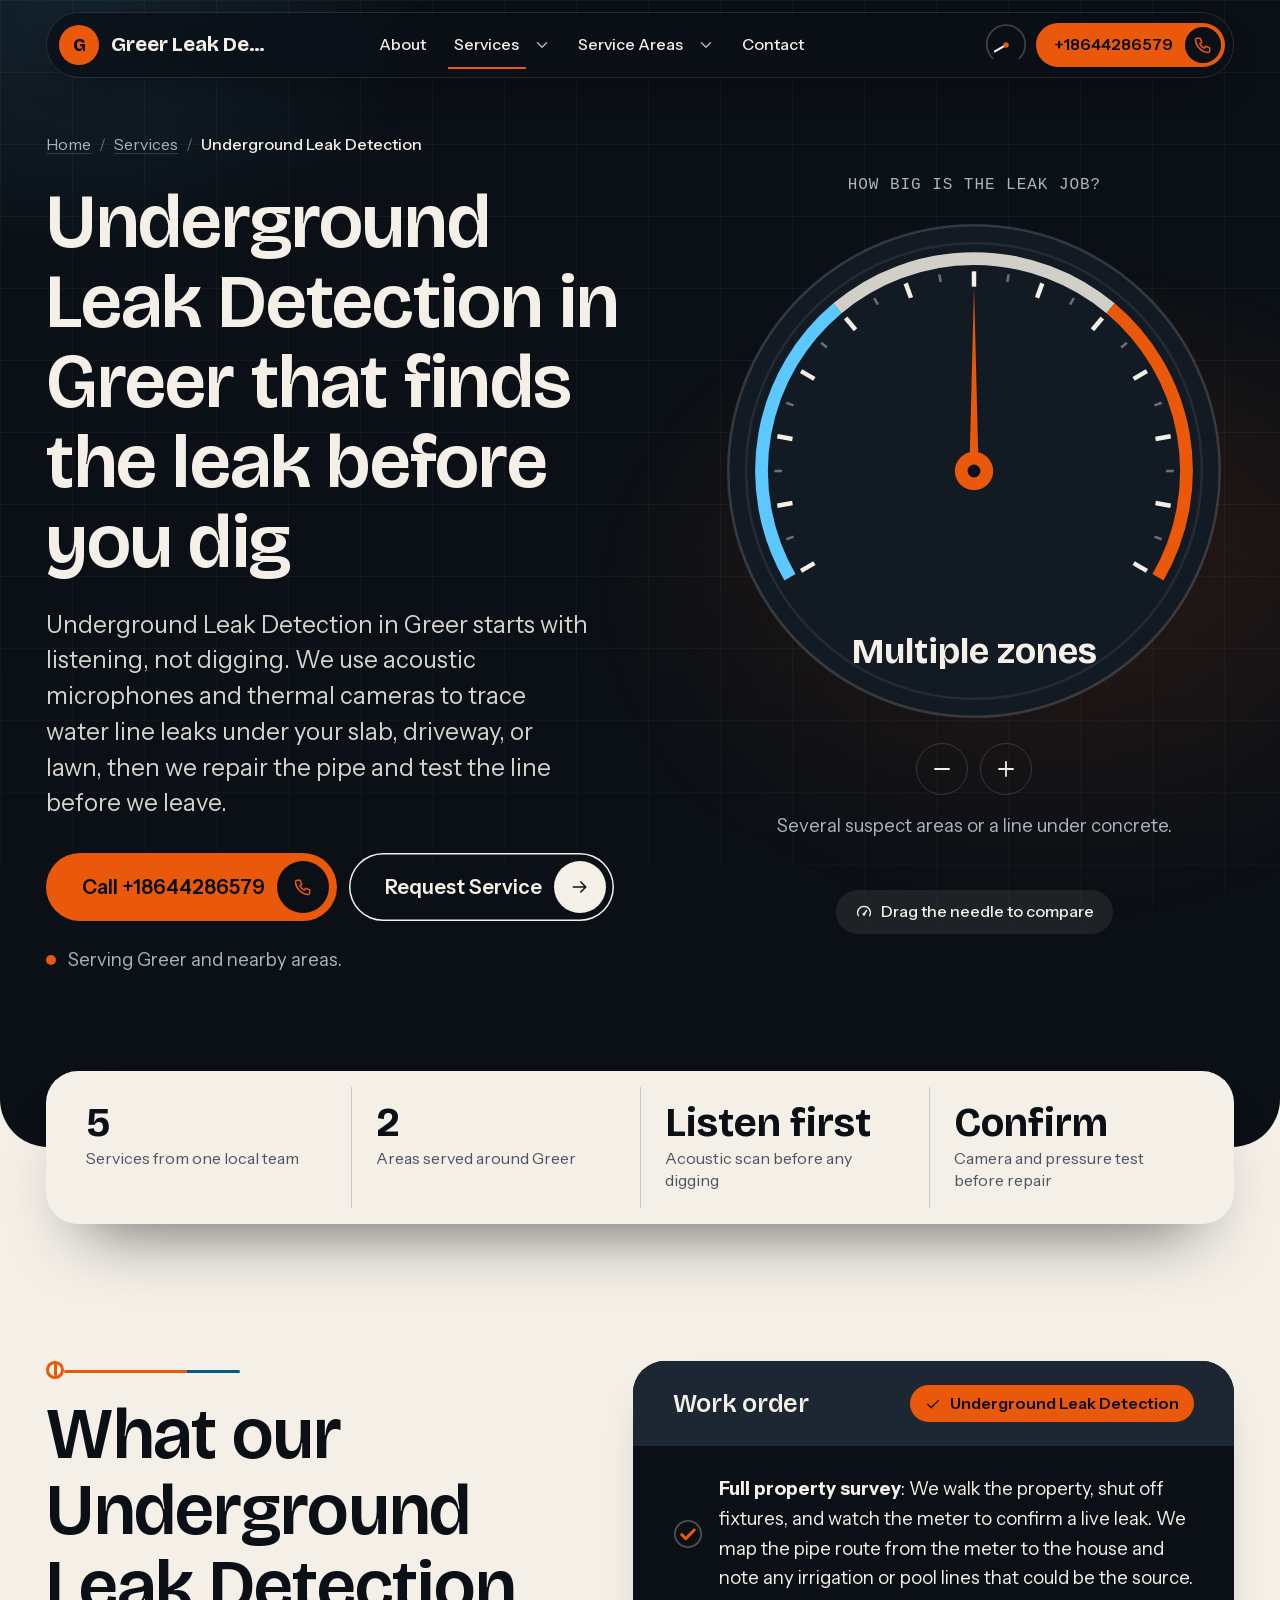
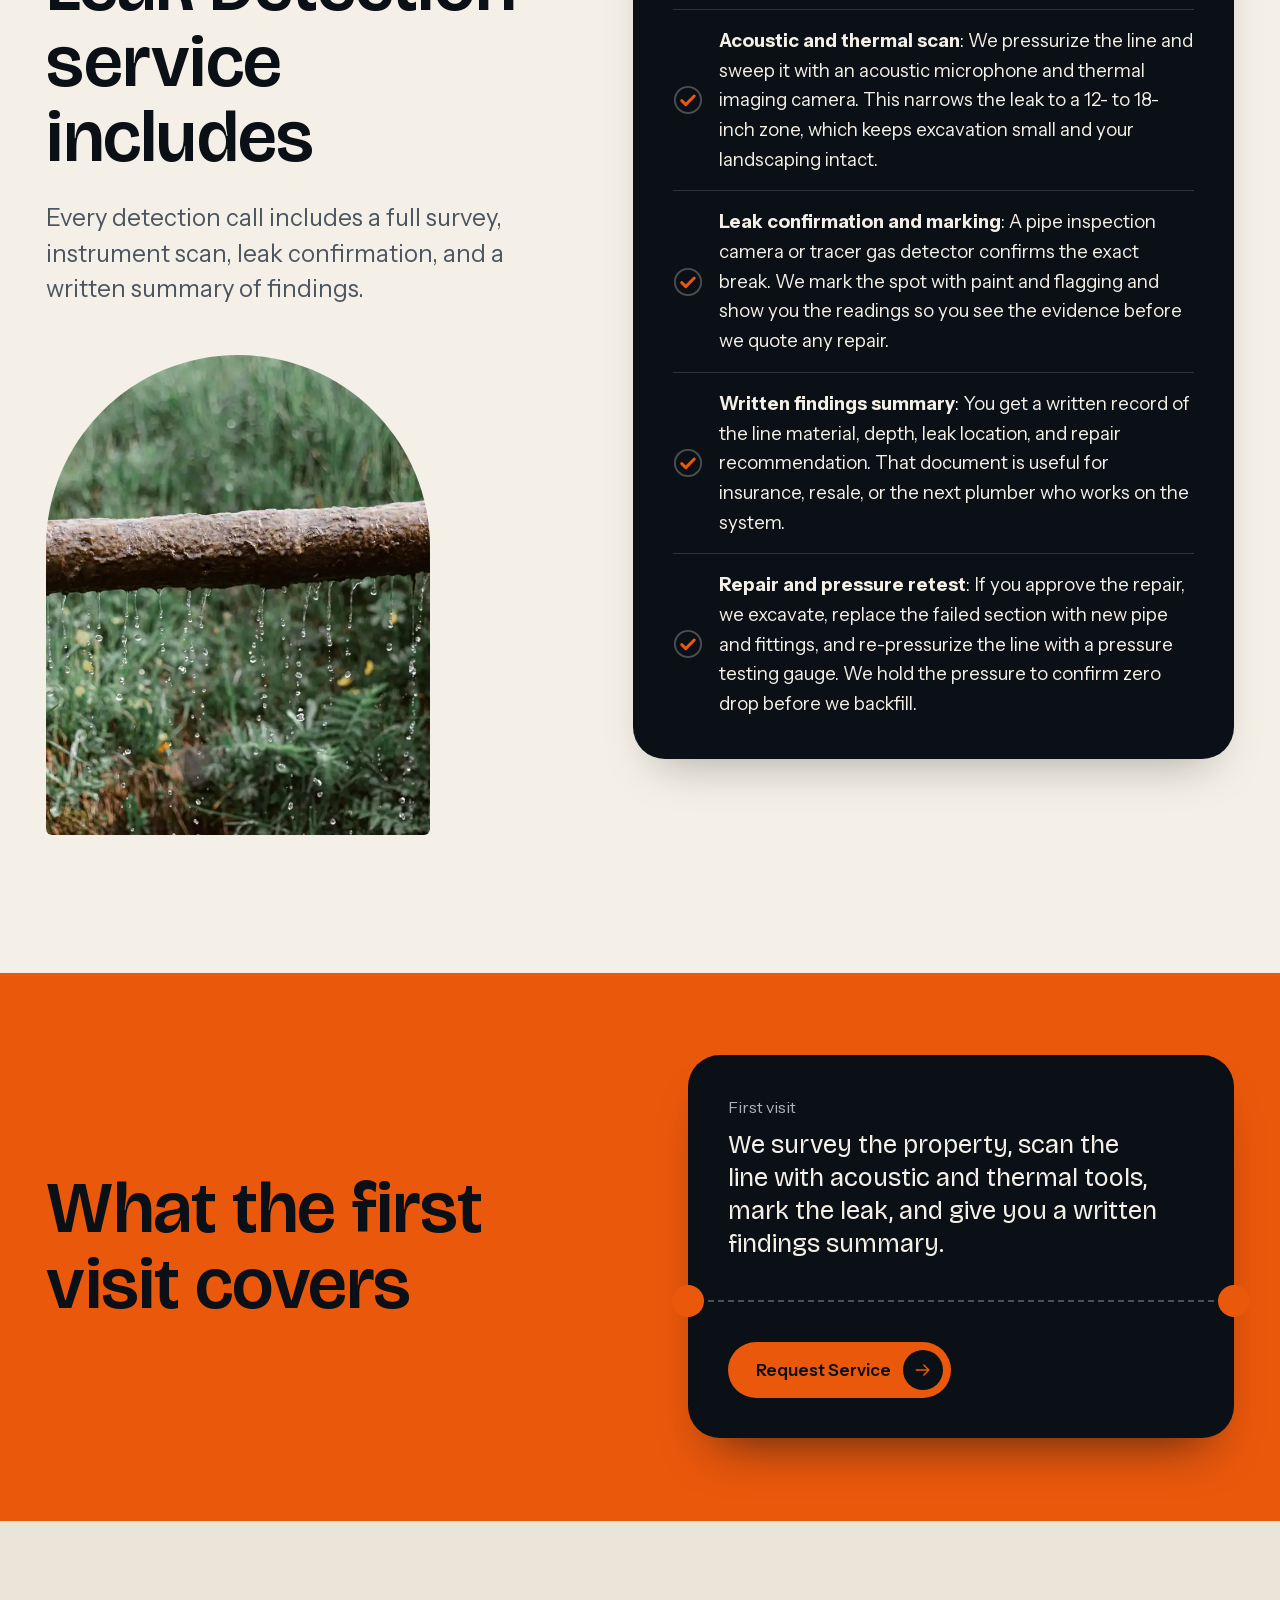
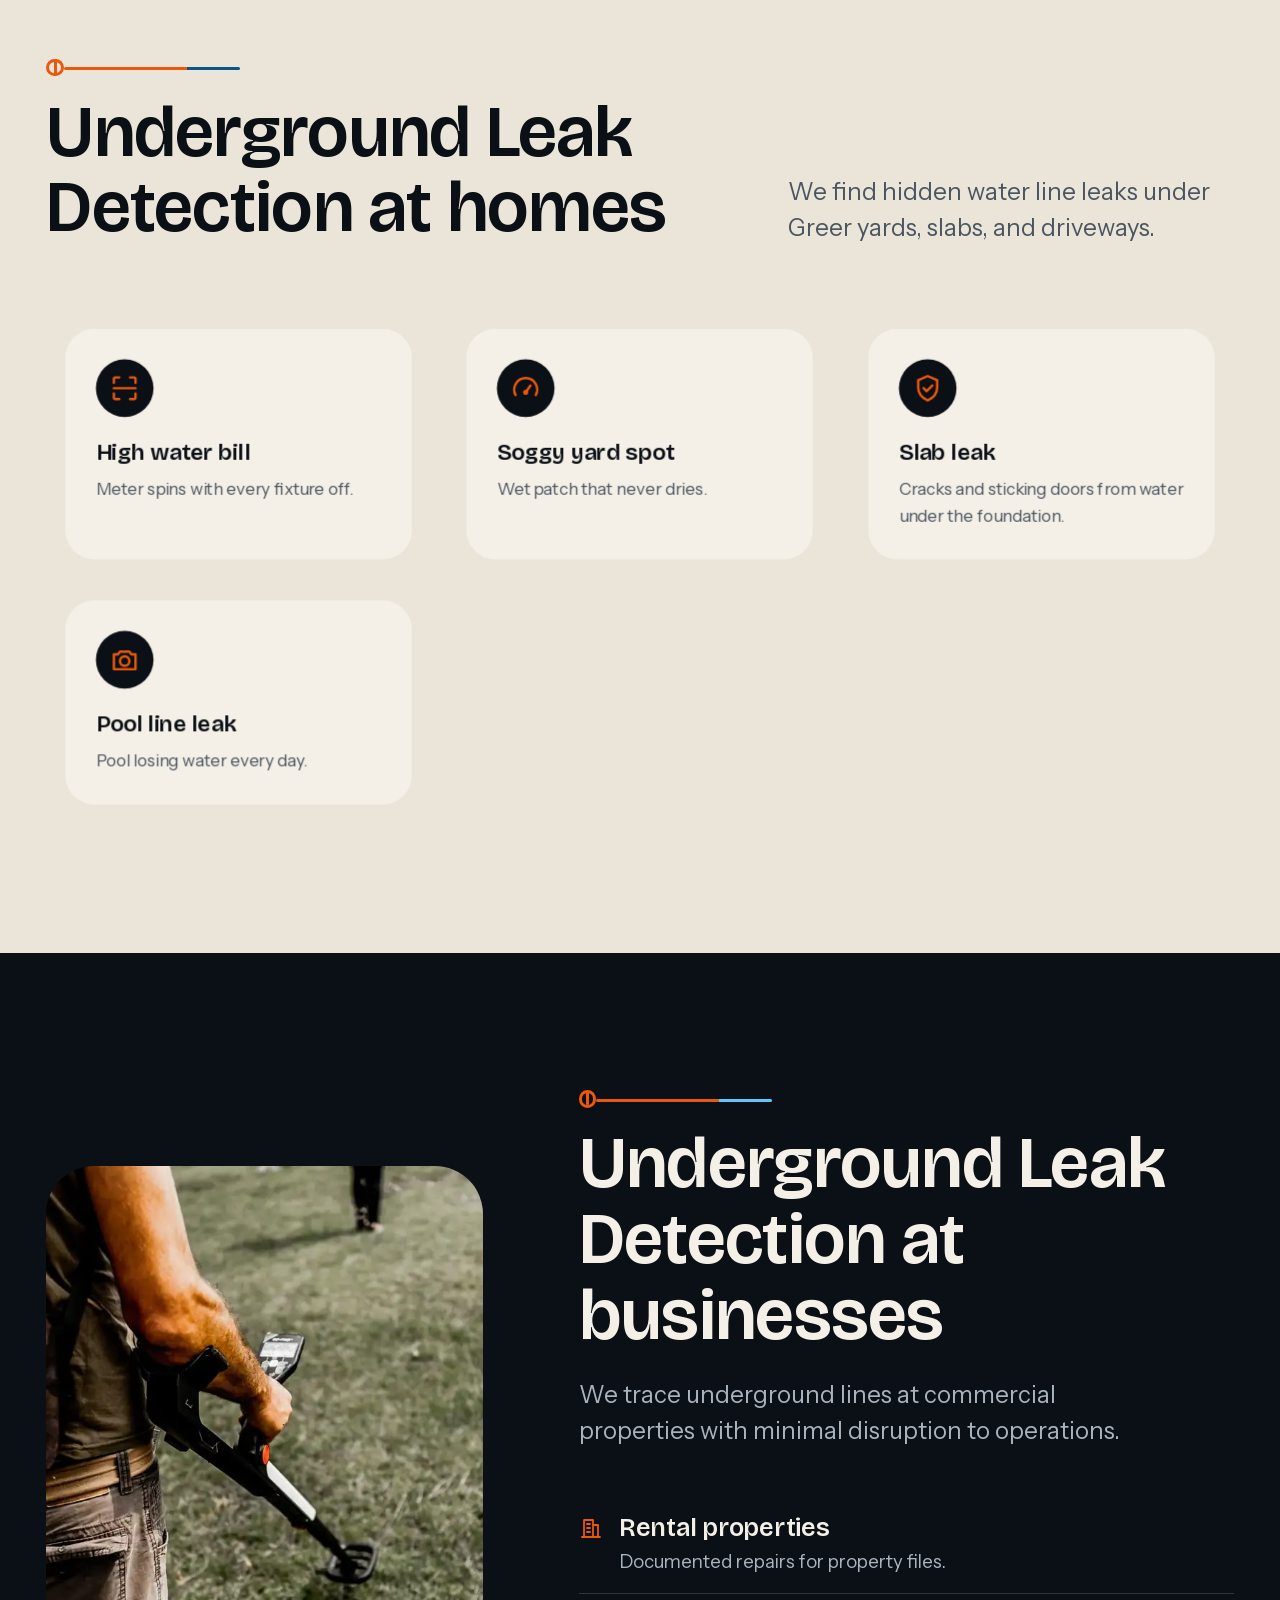
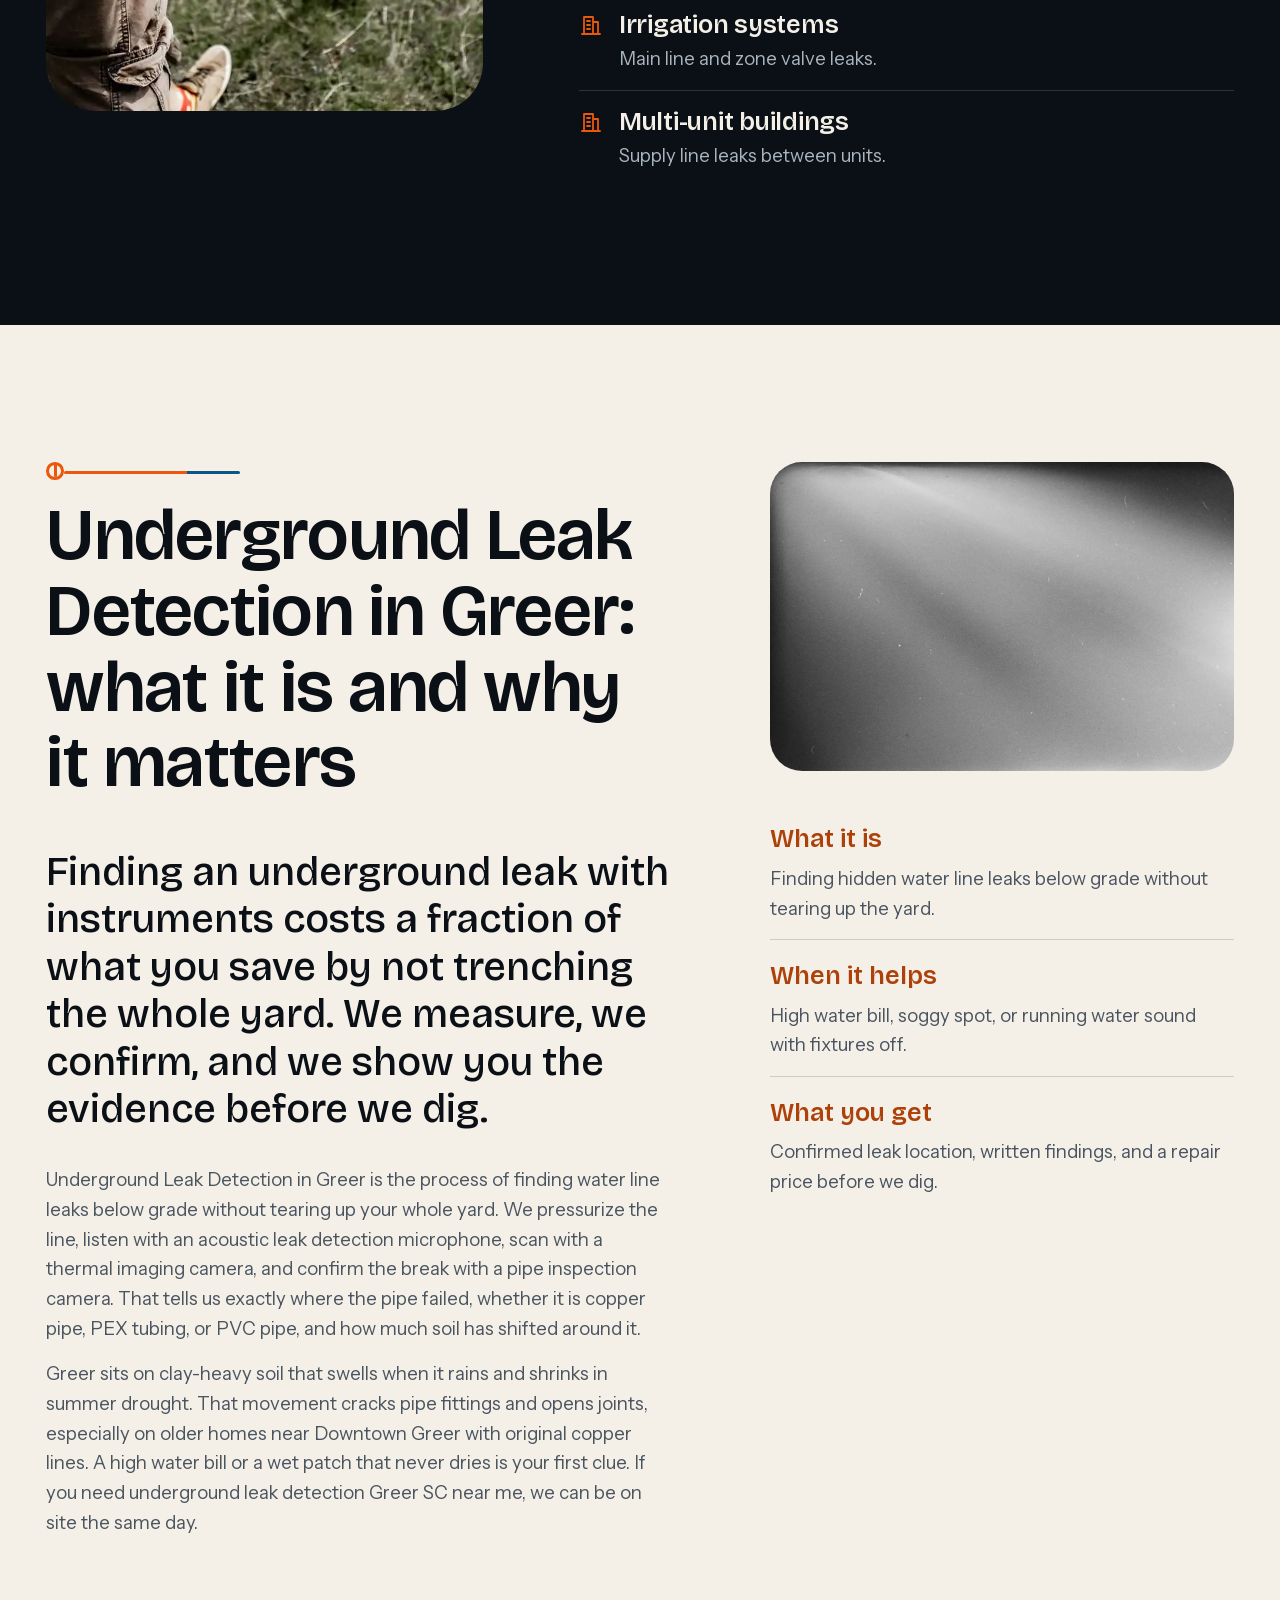
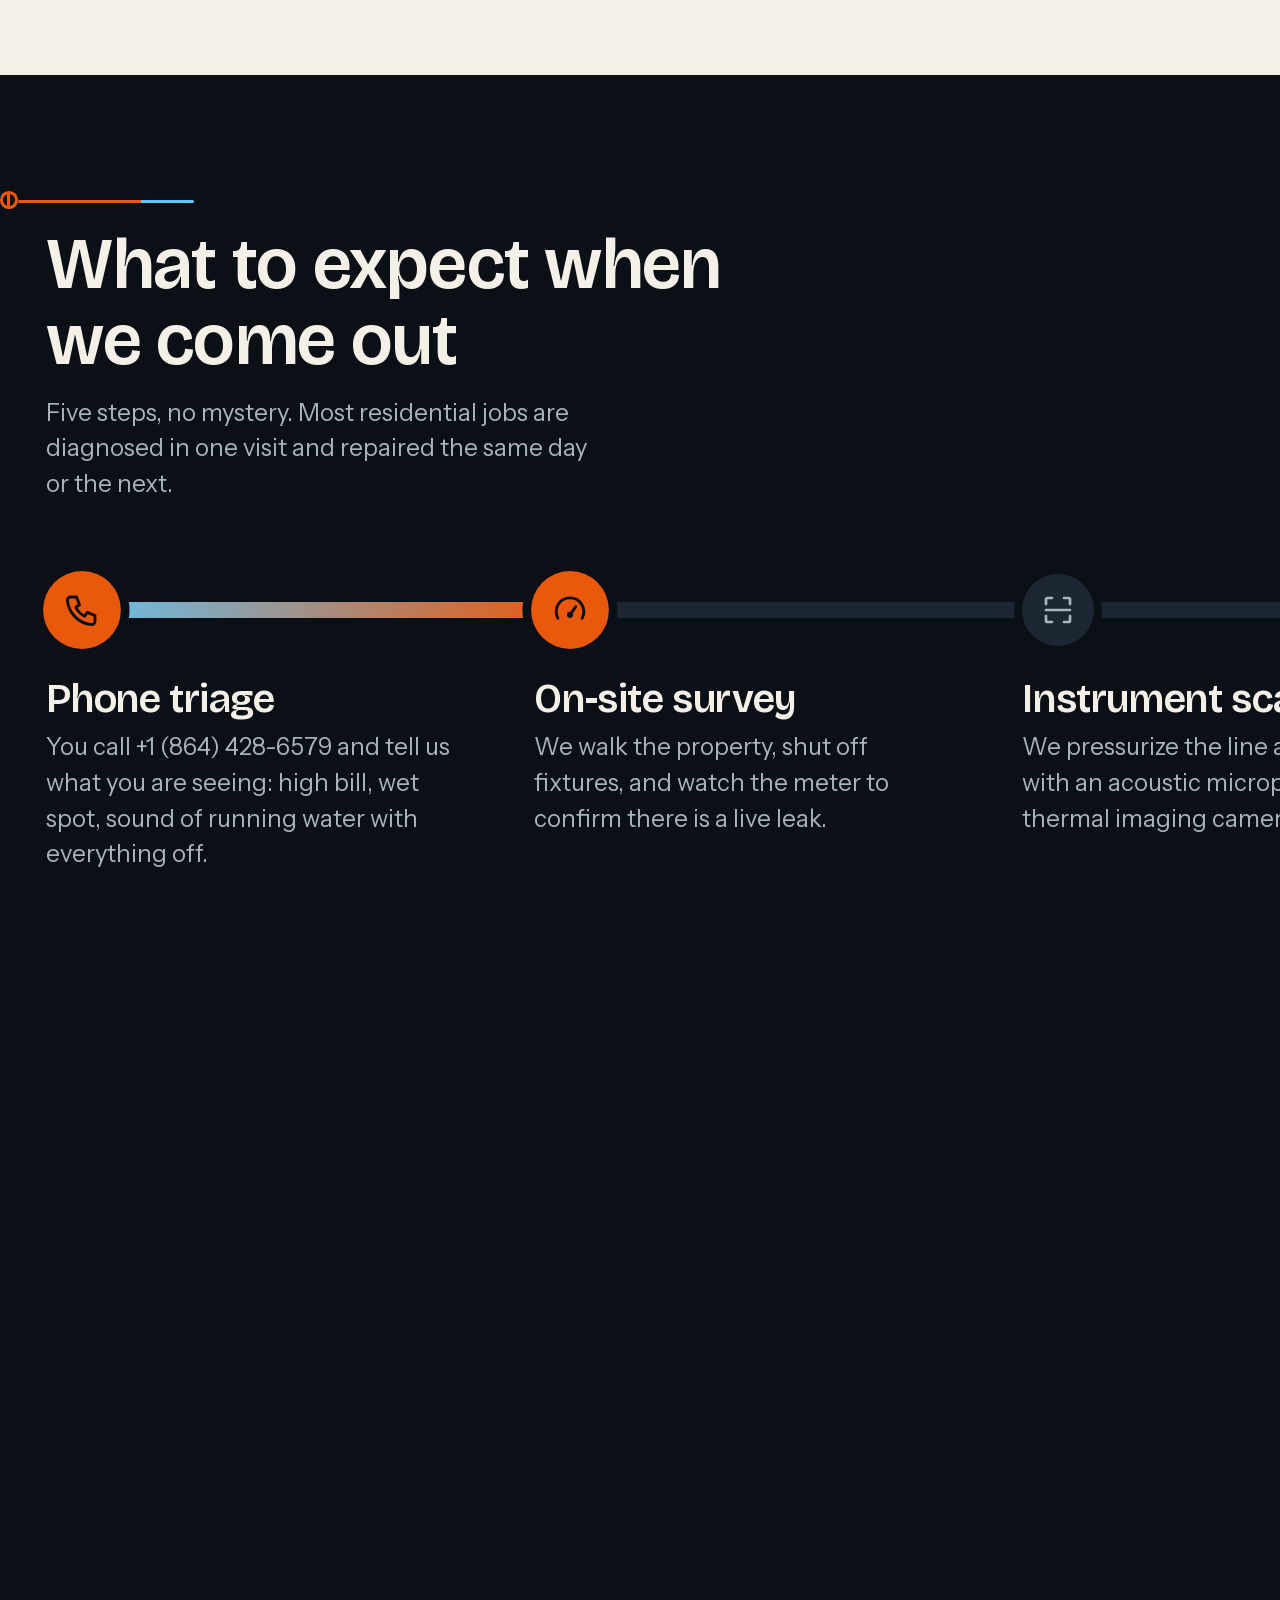
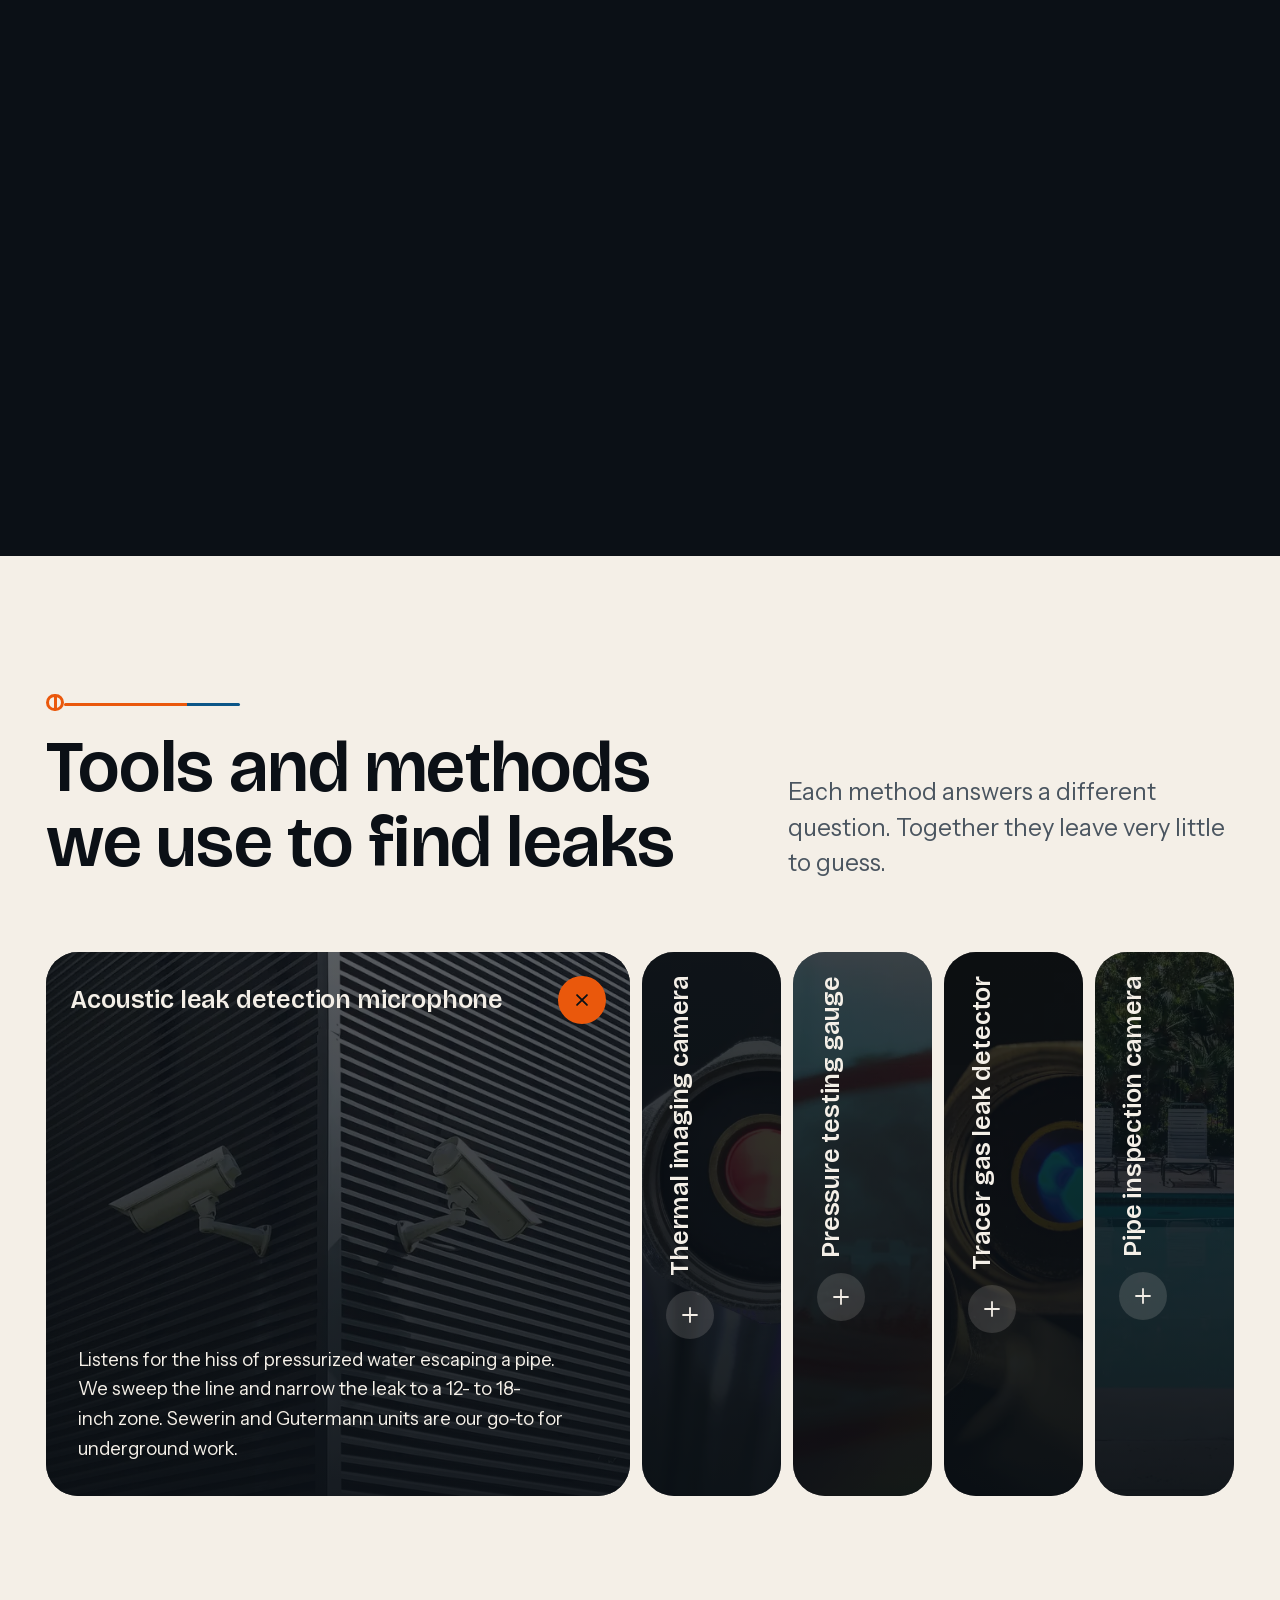
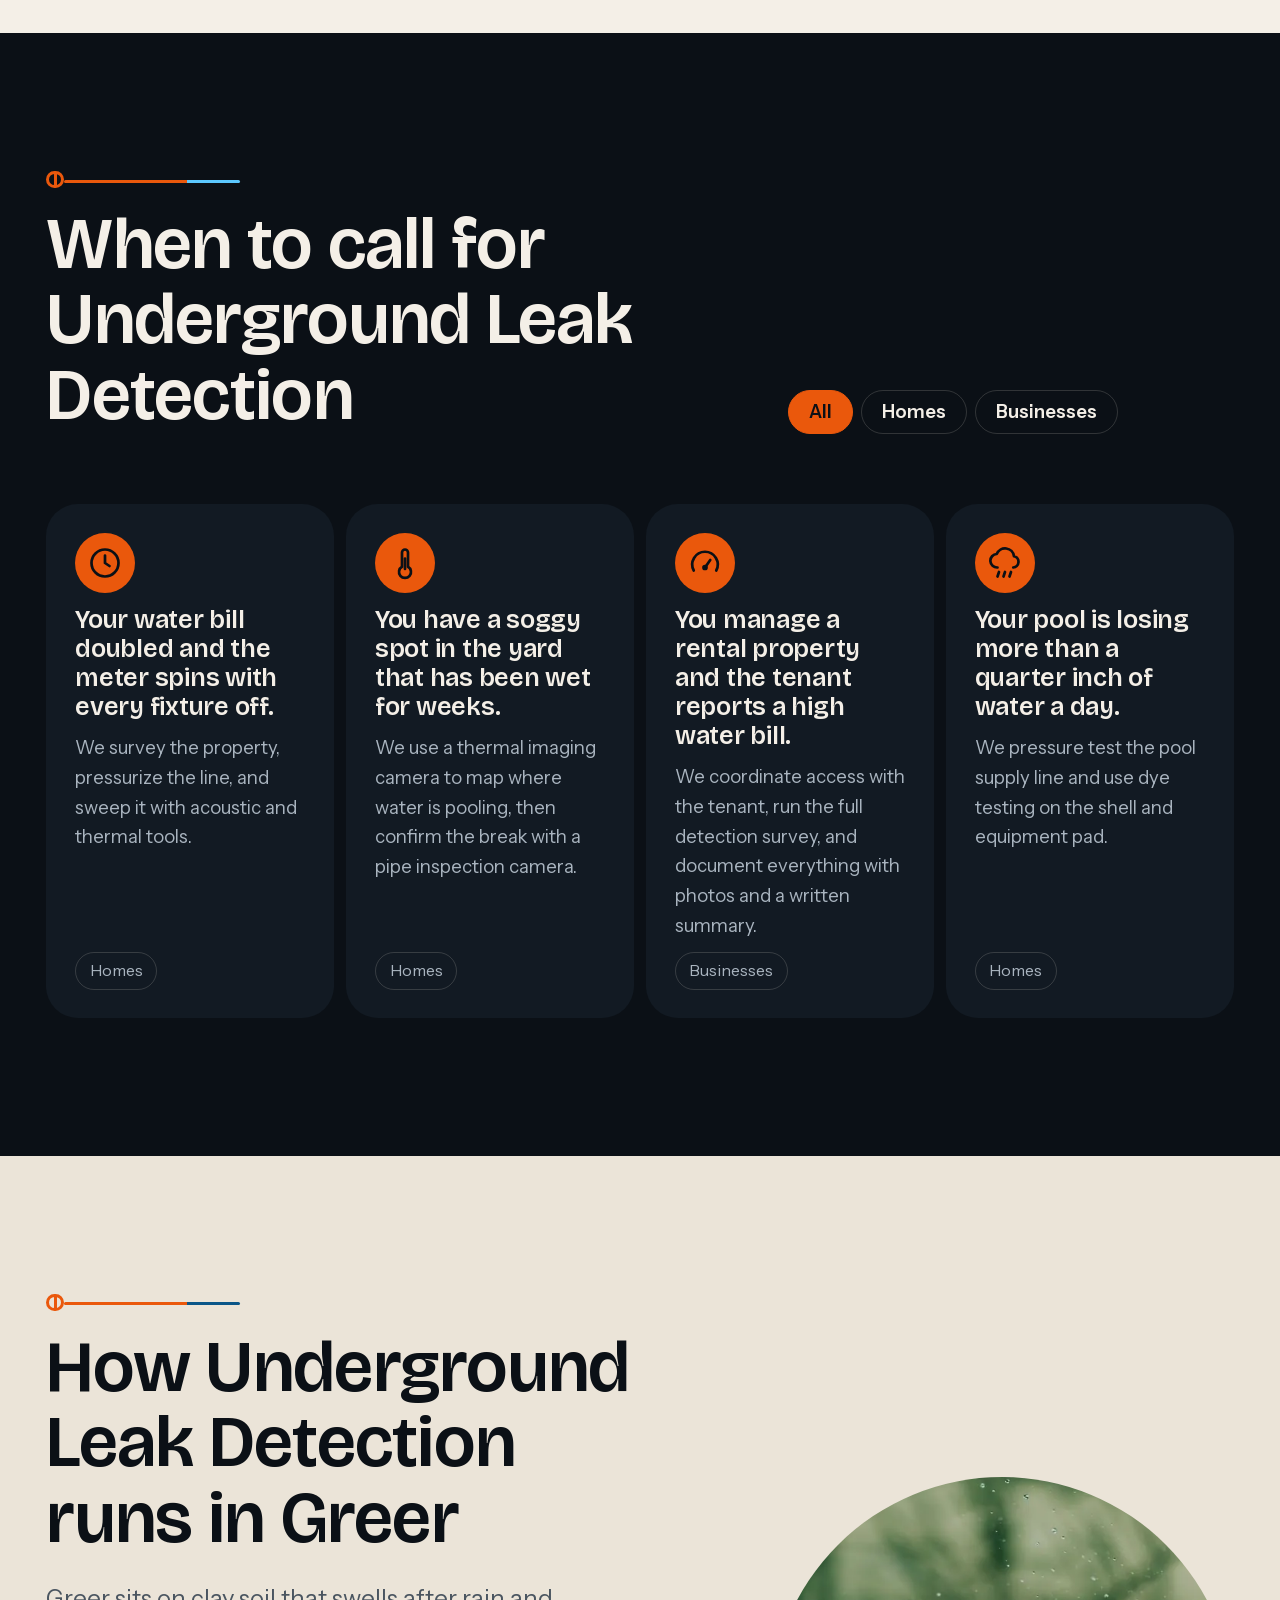
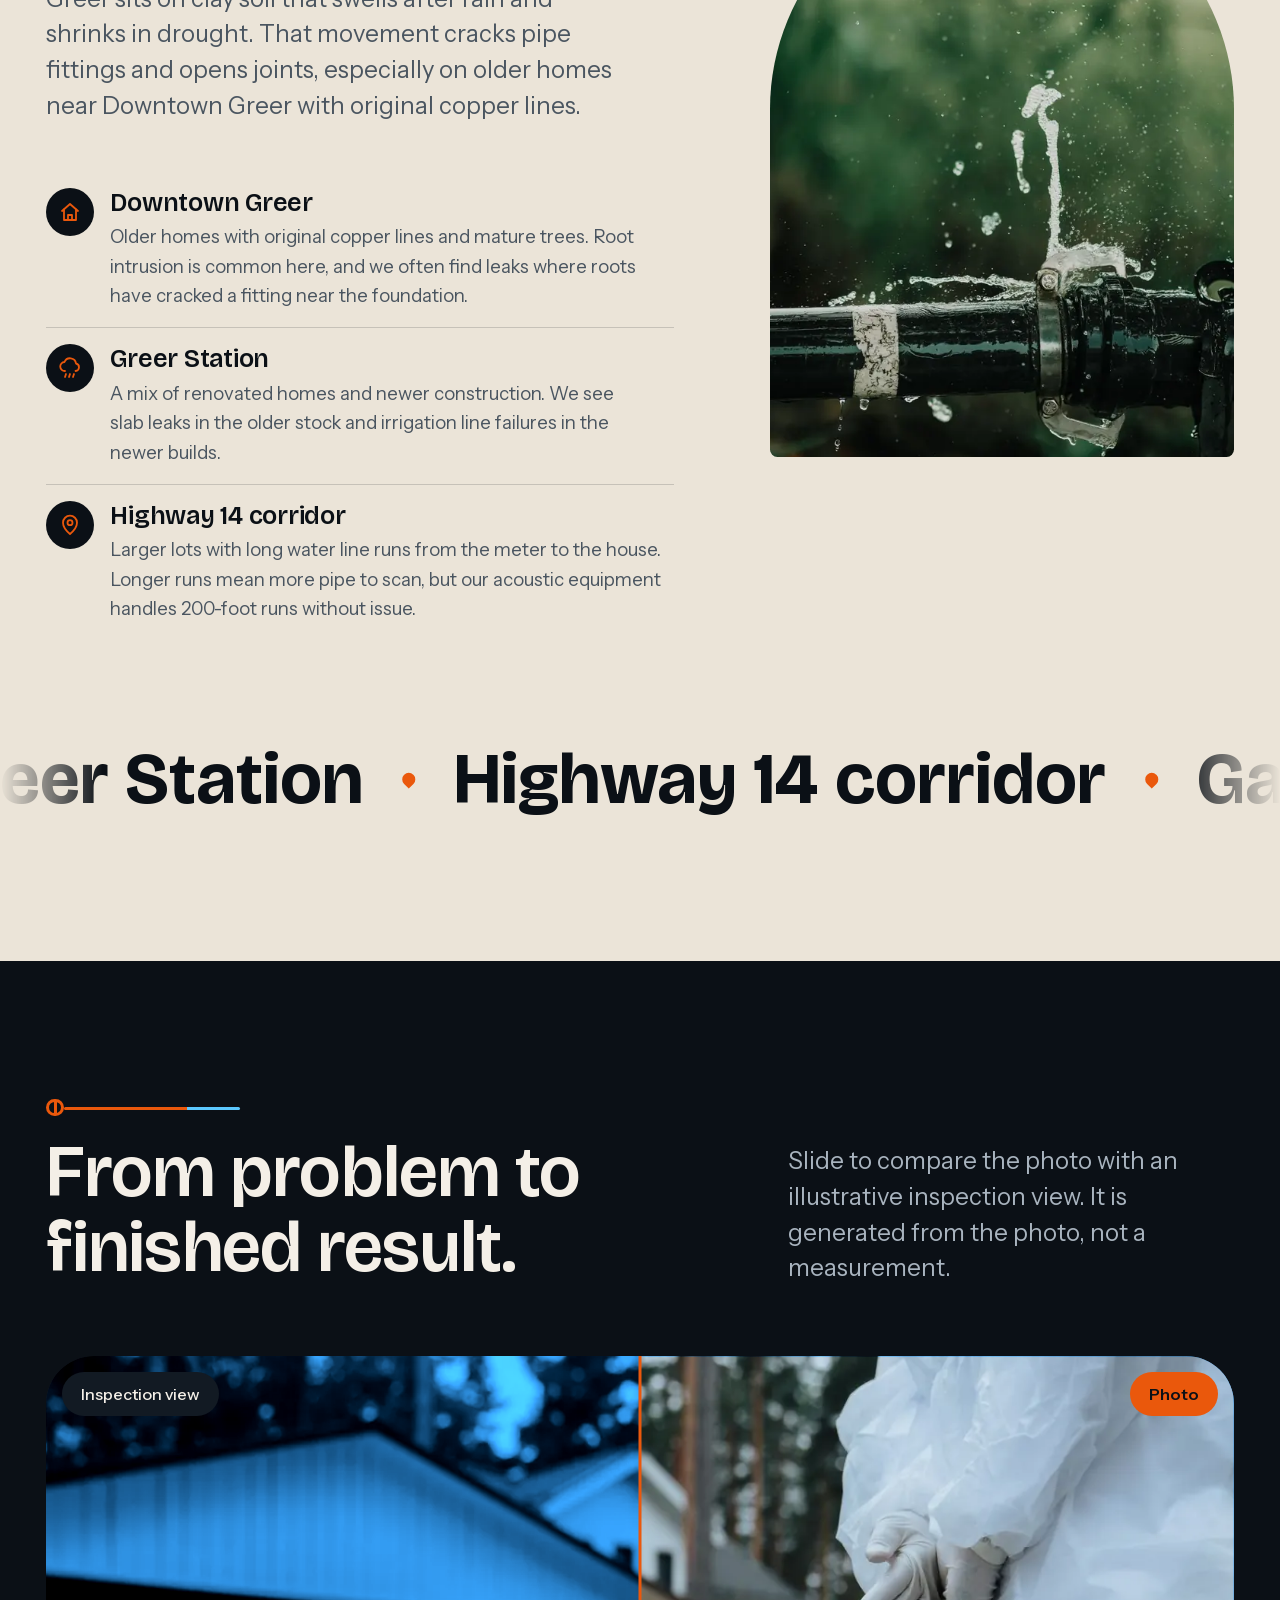
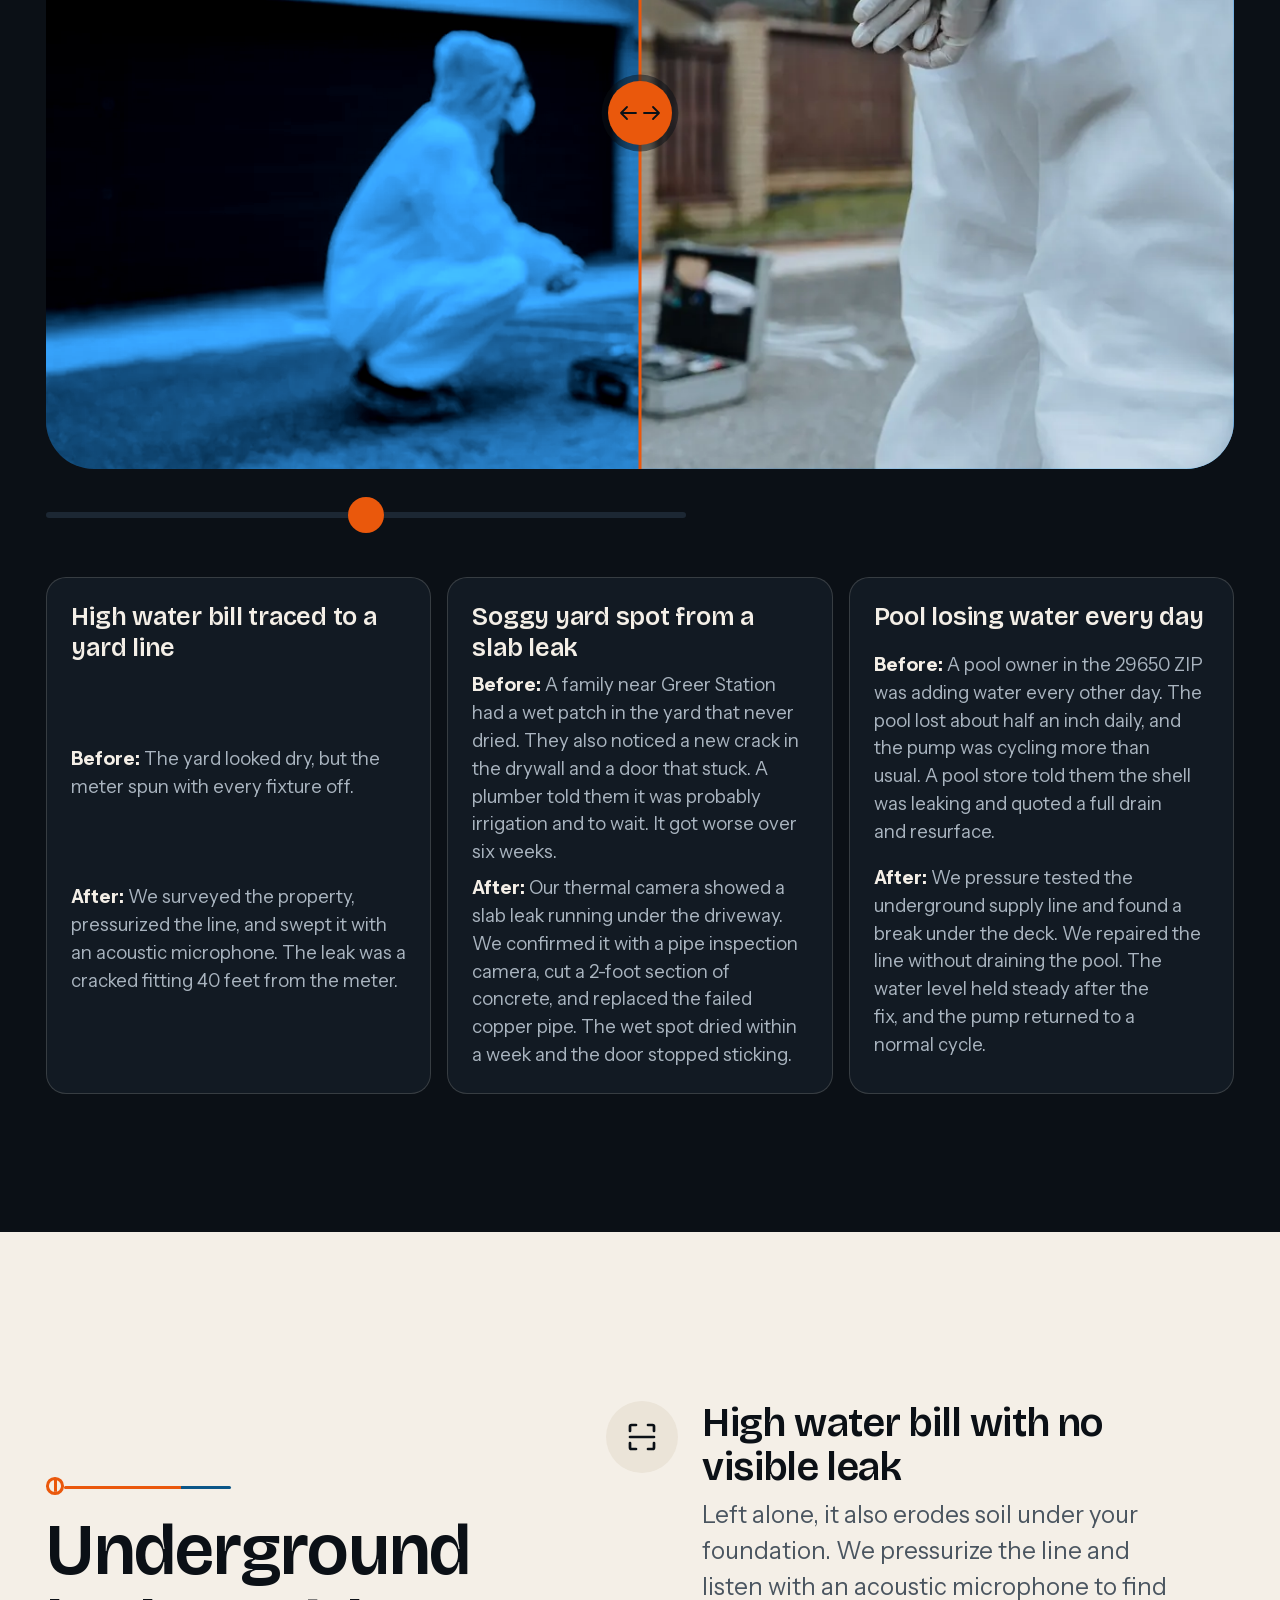
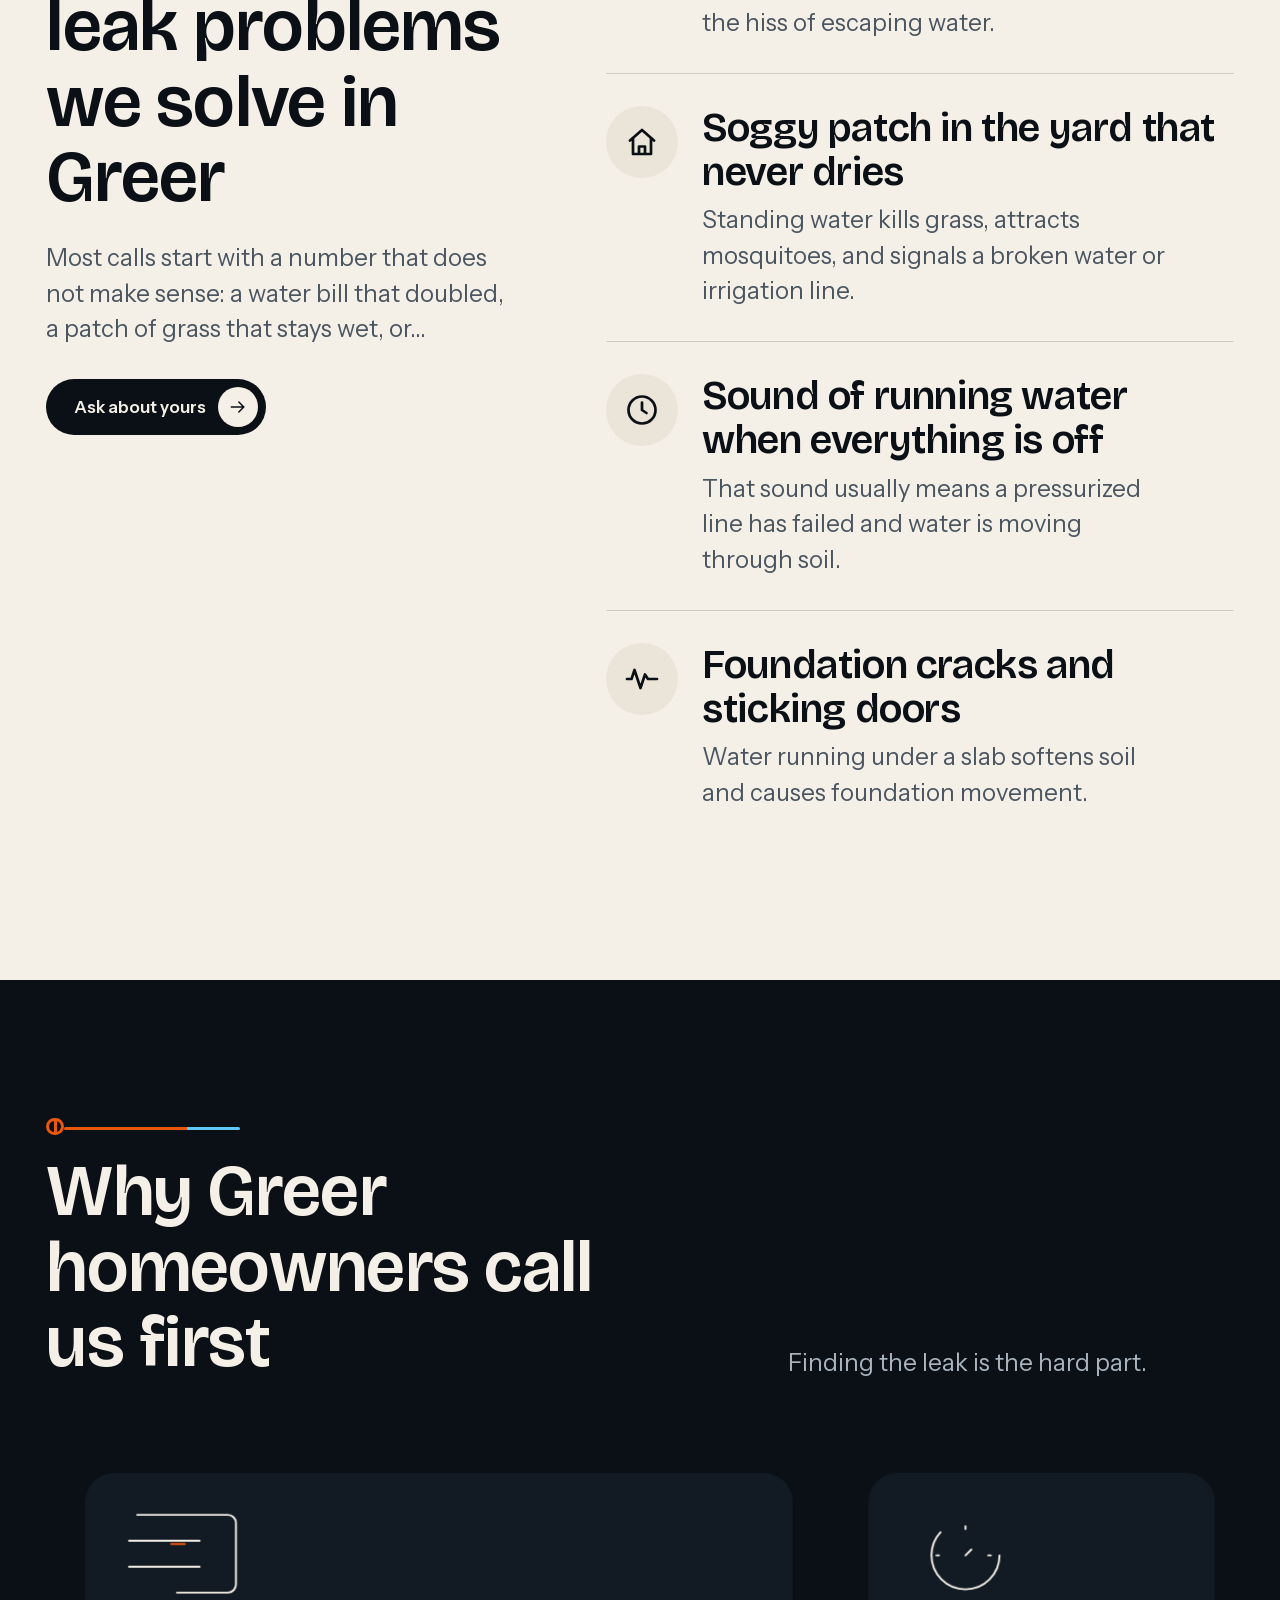
<file: my first project/underground-leak-detection.html>
<!doctype html>
<html lang="en">
  <head>
    <meta charset="UTF-8" />
    <meta name="viewport" content="width=device-width, initial-scale=1" />
    <meta name="theme-color" content="#0b1016" />
    <title>Underground Leak Detection Greer</title>
    <meta name="description" content="Underground Leak Detection in Greer finds hidden water line leaks fast. Our underground leak repair in Greer restores your yard and stops the water loss." />
    <meta name="author" content="Greer Leak Detection Pros" />
    <meta name="robots" content="index, follow, max-image-preview:large, max-snippet:-1, max-video-preview:-1" />
    <link rel="canonical" href="https://greerleakdetection.com/underground-leak-detection.html" />
    <link rel="alternate" hreflang="en" href="https://greerleakdetection.com/underground-leak-detection.html" />
    <link rel="alternate" hreflang="x-default" href="https://greerleakdetection.com/underground-leak-detection.html" />
    
    <meta property="og:type" content="website" />
    <meta property="og:site_name" content="Greer Leak Detection Pros" />
    <meta property="og:locale" content="en_US" />
    <meta property="og:url" content="https://greerleakdetection.com/underground-leak-detection.html" />
    <meta property="og:title" content="Underground Leak Detection Greer" />
    <meta property="og:description" content="Underground Leak Detection in Greer finds hidden water line leaks fast. Our underground leak repair in Greer restores your yard and stops the water loss." />
    <meta property="og:image" content="/assets/images/gen/index-908988ed.webp" />
    <meta property="og:image:alt" content="Underground Leak Detection Greer | Underground Leak Repair in Greer" />
    <meta name="twitter:card" content="summary_large_image" />
    <meta name="twitter:title" content="Underground Leak Detection Greer" />
    <meta name="twitter:description" content="Underground Leak Detection in Greer finds hidden water line leaks fast. Our underground leak repair in Greer restores your yard and stops the water loss." />
    <meta name="twitter:image" content="/assets/images/gen/index-908988ed.webp" />
    <meta name="twitter:image:alt" content="Underground Leak Detection Greer | Underground Leak Repair in Greer" />
    <script type="application/ld+json">{"@context":"https://schema.org","@type":"WebSite","@id":"https://greerleakdetection.com/#website","url":"https://greerleakdetection.com/","name":"Greer Leak Detection Pros","inLanguage":"en","publisher":{"@id":"https://greerleakdetection.com/#localbusiness"}}</script>
    <script type="application/ld+json">{"@context":"https://schema.org","@type":"LocalBusiness","@id":"https://greerleakdetection.com/#localbusiness","name":"Greer Leak Detection Pros","url":"https://greerleakdetection.com/","telephone":"+18644286579","address":{"@type":"PostalAddress","streetAddress":"110 Laurel Rd, Greer, SC 29651, USA","addressLocality":"Greer","addressRegion":"South Carolina","postalCode":"29651","addressCountry":"US"}}</script>
    <script type="application/ld+json">{"@context":"https://schema.org","@type":"Service","@id":"https://greerleakdetection.com/underground-leak-detection.html#service","name":"Underground Leak Detection","url":"https://greerleakdetection.com/underground-leak-detection.html","provider":{"@type":"LocalBusiness","@id":"https://greerleakdetection.com/#localbusiness","name":"Greer Leak Detection Pros"},"areaServed":[{"@type":"AdministrativeArea","name":"Greer"},{"@type":"AdministrativeArea","name":"Downtown Greer"},{"@type":"AdministrativeArea","name":"Greer Station"}]}</script>
    <script type="application/ld+json">{"@context":"https://schema.org","@type":"FAQPage","mainEntity":[{"@type":"Question","name":"How much does underground leak detection cost in Greer SC?","acceptedAnswer":{"@type":"Answer","text":"Most residential detection jobs in Greer run $180 to $450 in 2026, depending on line length and access. A simple yard line takes about two hours. A slab leak with multiple suspect zones can run four hours. The detection fee is separate from the repair, and we give you the repair price before we dig."}},{"@type":"Question","name":"How do I find an underground water leak in Greer?","acceptedAnswer":{"@type":"Answer","text":"Start at the meter. Shut off every fixture and watch the dial. If it still spins, you have a live leak. Then look for a soggy patch, a greener strip of grass, or the sound of running water near the foundation. If you cannot narrow it down, call us. Our acoustic and thermal tools find what eyes and ears miss."}},{"@type":"Question","name":"Does underground leak repair fix yard leaks in Greer SC?","acceptedAnswer":{"@type":"Answer","text":"Yes. We repair main water lines, irrigation lines, and pool supply lines that run under Greer yards. We excavate only the marked zone, replace the failed section with new pipe and fittings, and re-pressure the line to confirm the leak has stopped. Most yard line repairs are done in one day."}},{"@type":"Question","name":"What causes underground leaks in Greer SC?","acceptedAnswer":{"@type":"Answer","text":"Clay soil movement is the big one. It swells after rain and shrinks in drought, which cracks fittings and pulls joints apart. Root intrusion from mature oaks and pines is second. Old copper pipe with decades of corrosion is third. We see all three across Greenville County, especially on homes built before 1990."}}]}</script>
    <script type="application/ld+json">{"@context":"https://schema.org","@type":"BreadcrumbList","itemListElement":[{"@type":"ListItem","position":1,"name":"Home","item":"https://greerleakdetection.com/"},{"@type":"ListItem","position":2,"name":"Services","item":"https://greerleakdetection.com/services.html"},{"@type":"ListItem","position":3,"name":"Underground Leak Detection","item":"https://greerleakdetection.com/underground-leak-detection.html"}]}</script>
    
    
    <link rel="icon" href="data:image/svg+xml,%3Csvg%20xmlns=%27http://www.w3.org/2000/svg%27%20viewBox=%270%200%2032%2032%27%3E%3Crect%20width=%2732%27%20height=%2732%27%20rx=%277%27%20fill=%27%23EA580C%27/%3E%3Ctext%20x=%2716%27%20y=%2723%27%20font-family=%27Arial,sans-serif%27%20font-size=%2719%27%20font-weight=%27700%27%20fill=%27%23ffffff%27%20text-anchor=%27middle%27%3EG%3C/text%3E%3C/svg%3E" />
    <link rel="apple-touch-icon" href="assets/images/apple-touch-icon.png" />
    <script>window.__RL_LEADS={siteId:"6ada32663430ed22e3f58fc7",apiBase:["https:","","ranklocal.cc"].join("/"),turnstileSiteKey:""};</script>
    <script>(function(){try{if(window.self===window.top){document.documentElement.classList.add("js");}}catch(e){}})();</script>
    <link rel="stylesheet" href="assets/global.css" />
  </head>
  <body class="fl-page page-service">
    <a class="skip-link" href="#main">Skip to main content</a>
    <div class="scroll-progress" aria-hidden="true"><span data-progress-bar></span></div>
  <header class="site-header" id="top" data-header>
    <div class="site-header__bar">
      <a class="site-header__brand" href="index.html"><span class="site-header__mark" aria-hidden="true"><span class="site-header__initial">G</span></span><span class="site-header__name">Greer Leak Detection Pros</span><span class="sr-only"> Home</span></a>
      <nav class="site-header__nav" aria-label="Primary navigation">
        <ul class="site-header__list">
          <li><a class="nav-link" href="about.html"><span class="nav-link__text" data-text="About">About</span></a></li>
          <!-- RL-AUTO:nav-services START -->
<li class="nav-drop" data-dropdown>
          <a class="nav-link nav-link--current" href="services.html" aria-current="page"><span class="nav-link__text" data-text="Services">Services</span></a>
          <button class="nav-drop__toggle" type="button" aria-expanded="false" aria-controls="nav-services-panel"><span class="sr-only">Open Menu: Services</span><svg class="icon icon--sm" viewBox="0 0 24 24" aria-hidden="true" focusable="false"><path d="m6 9 6 6 6-6"/></svg></button>
          <div class="nav-drop__panel" id="nav-services-panel" hidden>
            <ul class="nav-drop__list"><li><a class="nav-drop__link" href="water-leak-detection.html">Water Leak Detection</a></li><li><a class="nav-drop__link" href="pool-leak-detection.html">Pool Leak Detection</a></li><li><a class="nav-drop__link" href="slab-leak-detection.html">Slab Leak Detection</a></li><li><a class="nav-drop__link" href="underground-leak-detection.html">Underground Leak Detection</a></li><li><a class="nav-drop__link" href="plumbing-leak-detection.html">Plumbing Leak Detection</a></li></ul>
            <a class="nav-drop__all" href="services.html">View all services <svg class="icon icon--sm" viewBox="0 0 24 24" aria-hidden="true" focusable="false"><path d="M4 12h15M13 6l6 6-6 6"/></svg></a>
          </div>
        </li>
<!-- RL-AUTO:nav-services END -->
          <!-- RL-AUTO:nav-locations START -->
<li class="nav-drop" data-dropdown>
          <a class="nav-link" href="locations.html"><span class="nav-link__text" data-text="Service Areas">Service Areas</span></a>
          <button class="nav-drop__toggle" type="button" aria-expanded="false" aria-controls="nav-locations-panel"><span class="sr-only">Open Menu: Service Areas</span><svg class="icon icon--sm" viewBox="0 0 24 24" aria-hidden="true" focusable="false"><path d="m6 9 6 6 6-6"/></svg></button>
          <div class="nav-drop__panel" id="nav-locations-panel" hidden>
            <ul class="nav-drop__list"><li><a class="nav-drop__link" href="leak-detection-downtown-greer.html">Downtown Greer</a></li><li><a class="nav-drop__link" href="leak-detection-greer-station.html">Greer Station</a></li></ul>
            <a class="nav-drop__all" href="locations.html">View all service areas <svg class="icon icon--sm" viewBox="0 0 24 24" aria-hidden="true" focusable="false"><path d="M4 12h15M13 6l6 6-6 6"/></svg></a>
          </div>
        </li>
<!-- RL-AUTO:nav-locations END -->
          
          <li><a class="nav-link" href="contact.html"><span class="nav-link__text" data-text="Contact">Contact</span></a></li>
        </ul>
      </nav>
      <div class="site-header__tools">
        <div class="gauge-mini" data-gauge aria-hidden="true"><svg viewBox="0 0 48 48"><path class="gauge-mini__track" d="M9.5 38.5A21 21 0 1 1 38.5 38.5"/><path class="gauge-mini__fill" data-gauge-fill d="M9.5 38.5A21 21 0 1 1 38.5 38.5"/><line class="gauge-mini__needle" data-gauge-needle x1="24" y1="24" x2="24" y2="10"/><circle class="gauge-mini__hub" cx="24" cy="24" r="3"/></svg></div>
        <a class="btn btn--accent btn--sm site-header__call" href="tel:+18644286579" aria-label="Call +18644286579" data-fill><span class="btn__label">+18644286579</span><span class="btn__icon"><svg class="icon" viewBox="0 0 24 24" aria-hidden="true" focusable="false"><path d="M5 4h3.6l1.9 4.8-2.3 1.5a11 11 0 0 0 5.5 5.5l1.5-2.3L20 15.4V19a2 2 0 0 1-2.1 2A16.5 16.5 0 0 1 3 6.1 2 2 0 0 1 5 4Z"/></svg><svg class="icon" viewBox="0 0 24 24" aria-hidden="true" focusable="false"><path d="M5 4h3.6l1.9 4.8-2.3 1.5a11 11 0 0 0 5.5 5.5l1.5-2.3L20 15.4V19a2 2 0 0 1-2.1 2A16.5 16.5 0 0 1 3 6.1 2 2 0 0 1 5 4Z"/></svg></span><span class="sr-only"> Call</span></a>
        <button class="site-header__toggle" type="button" aria-expanded="false" aria-controls="site-menu" data-menu-toggle><span class="sr-only">Menu</span><span></span><span></span></button>
      </div>
    </div>
  </header>
  <div class="menu" id="site-menu" data-menu hidden>
    <div class="menu__panel theme-ink" role="dialog" aria-modal="true" aria-label="Primary navigation">
      <div class="menu__top">
        <span class="site-header__name">Greer Leak Detection Pros</span>
        <button class="menu__close" type="button" data-menu-close aria-label="Close"><svg class="icon" viewBox="0 0 24 24" aria-hidden="true" focusable="false"><path d="m6 6 12 12M18 6 6 18"/></svg></button>
      </div>
      <nav aria-label="Primary navigation">
        <ul class="menu__list"><li><a class="menu__link" href="index.html" data-menu-link><span>Home</span><svg class="icon icon--lg" viewBox="0 0 24 24" aria-hidden="true" focusable="false"><path d="M4 12h15M13 6l6 6-6 6"/></svg></a></li><li><a class="menu__link" href="about.html" data-menu-link><span>About</span><svg class="icon icon--lg" viewBox="0 0 24 24" aria-hidden="true" focusable="false"><path d="M4 12h15M13 6l6 6-6 6"/></svg></a></li><li><a class="menu__link menu__link--current" href="services.html" data-menu-link aria-current="page"><span>Services</span><svg class="icon icon--lg" viewBox="0 0 24 24" aria-hidden="true" focusable="false"><path d="M4 12h15M13 6l6 6-6 6"/></svg></a></li><li><a class="menu__link" href="locations.html" data-menu-link><span>Service Areas</span><svg class="icon icon--lg" viewBox="0 0 24 24" aria-hidden="true" focusable="false"><path d="M4 12h15M13 6l6 6-6 6"/></svg></a></li><li><a class="menu__link" href="contact.html" data-menu-link><span>Contact</span><svg class="icon icon--lg" viewBox="0 0 24 24" aria-hidden="true" focusable="false"><path d="M4 12h15M13 6l6 6-6 6"/></svg></a></li></ul>
      </nav>
      <div class="menu__foot">
        <a class="menu__call" href="tel:+18644286579"><span>Call</span><strong>+18644286579</strong></a>
        <p>110 Laurel Rd, Greer, SC 29651, USA, Greer, South Carolina</p>
      </div>
    </div>
  </div>
    <main id="main"><section class="svc-hero section--ink" aria-labelledby="svc-title" data-hero>
    <div class="container svc-hero__grid">
      <div class="svc-hero__copy">
        <nav class="crumbs" aria-label="Breadcrumb"><a href="index.html">Home</a><span class="crumbs__sep" aria-hidden="true">/</span><a href="services.html">Services</a><span class="crumbs__sep" aria-hidden="true">/</span><span aria-current="page">Underground Leak Detection</span></nav>
        <h1 class="svc-hero__title" id="svc-title">Underground Leak Detection in Greer that finds the leak before you dig</h1>
        <p class="svc-hero__lead">Underground Leak Detection in Greer starts with listening, not digging. We use acoustic microphones and thermal cameras to trace water line leaks under your slab, driveway, or lawn, then we repair the pipe and test the line before we leave.</p>
        <div class="svc-hero__actions"><a class="btn btn--accent btn--lg" href="tel:+18644286579" data-fill><span class="btn__label">Call +18644286579</span><span class="btn__icon"><svg class="icon" viewBox="0 0 24 24" aria-hidden="true" focusable="false"><path d="M5 4h3.6l1.9 4.8-2.3 1.5a11 11 0 0 0 5.5 5.5l1.5-2.3L20 15.4V19a2 2 0 0 1-2.1 2A16.5 16.5 0 0 1 3 6.1 2 2 0 0 1 5 4Z"/></svg><svg class="icon" viewBox="0 0 24 24" aria-hidden="true" focusable="false"><path d="M5 4h3.6l1.9 4.8-2.3 1.5a11 11 0 0 0 5.5 5.5l1.5-2.3L20 15.4V19a2 2 0 0 1-2.1 2A16.5 16.5 0 0 1 3 6.1 2 2 0 0 1 5 4Z"/></svg></span></a><a class="btn btn--ghost btn--lg" href="#contact" data-fill><span class="btn__label">Request Service</span><span class="btn__icon"><svg class="icon" viewBox="0 0 24 24" aria-hidden="true" focusable="false"><path d="M4 12h15M13 6l6 6-6 6"/></svg><svg class="icon" viewBox="0 0 24 24" aria-hidden="true" focusable="false"><path d="M4 12h15M13 6l6 6-6 6"/></svg></span></a></div>
        <p class="svc-hero__note"><span class="chip__dot" aria-hidden="true"></span>Serving Greer and nearby areas.</p>
      </div>
      <div class="gauge" data-gauge-hero data-dial-label="How big is the leak job?">
        <p class="gauge__title">How big is the leak job?</p>
        <div class="gauge__dial" data-gauge-dial>
          <svg class="gauge__svg" viewBox="0 0 400 400" aria-hidden="true" focusable="false"><circle class="gauge__face" cx="200" cy="200" r="192"/><circle class="gauge__rim" cx="200" cy="200" r="178"/><path class="gauge__zone gauge__zone--low" d="M56.24 283.00A166 166 0 0 1 93.30 72.84"/><path class="gauge__zone gauge__zone--ok" d="M93.30 72.84A166 166 0 0 1 306.70 72.84"/><path class="gauge__zone gauge__zone--high" d="M306.70 72.84A166 166 0 0 1 343.76 283.00"/><g class="gauge__ticks"><line class="gauge__tick gauge__tick--major" x1="75.29" y1="272" x2="64.9" y2="278"/><line class="gauge__tick" x1="59.05" y1="251.3" x2="53.41" y2="253.36"/><line class="gauge__tick gauge__tick--major" x1="58.19" y1="225.01" x2="46.37" y2="227.09"/><line class="gauge__tick" x1="50" y1="200" x2="44" y2="200"/><line class="gauge__tick gauge__tick--major" x1="58.19" y1="174.99" x2="46.37" y2="172.91"/><line class="gauge__tick" x1="59.05" y1="148.7" x2="53.41" y2="146.64"/><line class="gauge__tick gauge__tick--major" x1="75.29" y1="128" x2="64.9" y2="122"/><line class="gauge__tick" x1="85.09" y1="103.58" x2="80.5" y2="99.73"/><line class="gauge__tick gauge__tick--major" x1="107.44" y1="89.69" x2="99.73" y2="80.5"/><line class="gauge__tick" x1="125" y1="70.1" x2="122" y2="64.9"/><line class="gauge__tick gauge__tick--major" x1="150.75" y1="64.68" x2="146.64" y2="53.41"/><line class="gauge__tick" x1="173.95" y1="52.28" x2="172.91" y2="46.37"/><line class="gauge__tick gauge__tick--major" x1="200" y1="56" x2="200" y2="44"/><line class="gauge__tick" x1="226.05" y1="52.28" x2="227.09" y2="46.37"/><line class="gauge__tick gauge__tick--major" x1="249.25" y1="64.68" x2="253.36" y2="53.41"/><line class="gauge__tick" x1="275" y1="70.1" x2="278" y2="64.9"/><line class="gauge__tick gauge__tick--major" x1="292.56" y1="89.69" x2="300.27" y2="80.5"/><line class="gauge__tick" x1="314.91" y1="103.58" x2="319.5" y2="99.73"/><line class="gauge__tick gauge__tick--major" x1="324.71" y1="128" x2="335.1" y2="122"/><line class="gauge__tick" x1="340.95" y1="148.7" x2="346.59" y2="146.64"/><line class="gauge__tick gauge__tick--major" x1="341.81" y1="174.99" x2="353.63" y2="172.91"/><line class="gauge__tick" x1="350" y1="200" x2="356" y2="200"/><line class="gauge__tick gauge__tick--major" x1="341.81" y1="225.01" x2="353.63" y2="227.09"/><line class="gauge__tick" x1="340.95" y1="251.3" x2="346.59" y2="253.36"/><line class="gauge__tick gauge__tick--major" x1="324.71" y1="272" x2="335.1" y2="278"/></g><g class="gauge__needle" data-gauge-needle><path class="gauge__needle-body" d="M196 214L200 56L204 214Z"/><circle class="gauge__hub" cx="200" cy="200" r="15"/><circle class="gauge__hub-dot" cx="200" cy="200" r="5"/></g></svg>
          <div class="gauge__readout"><p class="gauge__value" data-gauge-value>Multiple zones</p></div>
        </div>
        <div class="gauge__steps" data-gauge-steps hidden><button class="gauge__step" type="button" data-gauge-step="-1" aria-label="Smaller job"><svg class="icon" viewBox="0 0 24 24" aria-hidden="true" focusable="false"><path d="M5 12h14"/></svg></button><button class="gauge__step" type="button" data-gauge-step="1" aria-label="Bigger job"><svg class="icon" viewBox="0 0 24 24" aria-hidden="true" focusable="false"><path d="M12 5v14M5 12h14"/></svg></button></div>
        <p class="gauge__note" data-gauge-note>Several suspect areas or a line under concrete.</p>
        <ol class="gauge__zones"><li data-dial-zone data-label="Single spot" data-note="One line, one leak, easy access from the yard."><strong>1. Single spot</strong> One line, one leak, easy access from the yard.</li><li data-dial-zone data-label="Multiple zones" data-note="Several suspect areas or a line under concrete."><strong>2. Multiple zones</strong> Several suspect areas or a line under concrete.</li><li data-dial-zone data-label="Full system" data-note="Long runs, multiple lines, or slab access. Planned in writing first."><strong>3. Full system</strong> Long runs, multiple lines, or slab access. Planned in writing first.</li></ol>
        <p class="gauge__hint chip chip--solid" data-gauge-hint hidden><svg class="icon icon--sm" viewBox="0 0 24 24" aria-hidden="true" focusable="false"><path d="M4.5 17a8.5 8.5 0 1 1 15 0"/><path d="m12 15 3.5-5"/><circle cx="12" cy="15" r="1"/></svg><span class="gauge__hint-pointer">Drag the needle to compare</span><span class="gauge__hint-touch">Touch and drag the needle</span></p>
      </div>
    </div>
  </section>
  <section class="trust" aria-label="Service assurances">
    <div class="container">
      <ul class="trust__list" data-ripple><li class="trust__item"><span class="trust__value">5</span><span class="trust__label">Services from one local team</span></li><li class="trust__item"><span class="trust__value">2</span><span class="trust__label">Areas served around Greer</span></li><li class="trust__item"><span class="trust__value">Listen first</span><span class="trust__label">Acoustic scan before any digging</span></li><li class="trust__item"><span class="trust__value">Confirm</span><span class="trust__label">Camera and pressure test before repair</span></li></ul>
    </div>
  </section>
  <section class="section incl" id="included" aria-labelledby="incl-title">
    <div class="container incl__grid">
      <div class="incl__copy flow-head">
        <h2 class="incl__title" id="incl-title" data-level>What our Underground Leak Detection service includes</h2>
        <p class="incl__lead" data-flow>Every detection call includes a full survey, instrument scan, leak confirmation, and a written summary of findings.</p>
        <figure class="media media--arch incl__photo" data-develop><img class="media__img" src="assets/images/gen/index-908988ed.webp" alt="Quality Underground Leak Detection in Greer" width="1200" height="1500" sizes="(min-width: 64rem) 30vw, 80vw" loading="lazy" decoding="async" /></figure>
      </div>
      <div class="ticket" data-ticket data-flow>
        <div class="ticket__head"><h3 class="ticket__title">Work order</h3><span class="ticket__tag"><svg class="icon icon--sm" viewBox="0 0 24 24" aria-hidden="true" focusable="false"><path d="m5 12.5 4.5 4.500L19 7.5"/></svg>Underground Leak Detection</span></div>
        <ul class="ticket__list"><li class="ticket__item"><svg class="tick" viewBox="0 0 24 24" aria-hidden="true"><circle cx="12" cy="12" r="10.5"/><path data-draw d="M7 12.5l3.2 3.2L17 8.8"/></svg><span><strong>Full property survey</strong>: We walk the property, shut off fixtures, and watch the meter to confirm a live leak. We map the pipe route from the meter to the house and note any irrigation or pool lines that could be the source.</span></li><li class="ticket__item"><svg class="tick" viewBox="0 0 24 24" aria-hidden="true"><circle cx="12" cy="12" r="10.5"/><path data-draw d="M7 12.5l3.2 3.2L17 8.8"/></svg><span><strong>Acoustic and thermal scan</strong>: We pressurize the line and sweep it with an acoustic microphone and thermal imaging camera. This narrows the leak to a 12- to 18-inch zone, which keeps excavation small and your landscaping intact.</span></li><li class="ticket__item"><svg class="tick" viewBox="0 0 24 24" aria-hidden="true"><circle cx="12" cy="12" r="10.5"/><path data-draw d="M7 12.5l3.2 3.2L17 8.8"/></svg><span><strong>Leak confirmation and marking</strong>: A pipe inspection camera or tracer gas detector confirms the exact break. We mark the spot with paint and flagging and show you the readings so you see the evidence before we quote any repair.</span></li><li class="ticket__item"><svg class="tick" viewBox="0 0 24 24" aria-hidden="true"><circle cx="12" cy="12" r="10.5"/><path data-draw d="M7 12.5l3.2 3.2L17 8.8"/></svg><span><strong>Written findings summary</strong>: You get a written record of the line material, depth, leak location, and repair recommendation. That document is useful for insurance, resale, or the next plumber who works on the system.</span></li><li class="ticket__item"><svg class="tick" viewBox="0 0 24 24" aria-hidden="true"><circle cx="12" cy="12" r="10.5"/><path data-draw d="M7 12.5l3.2 3.2L17 8.8"/></svg><span><strong>Repair and pressure retest</strong>: If you approve the repair, we excavate, replace the failed section with new pipe and fittings, and re-pressurize the line with a pressure testing gauge. We hold the pressure to confirm zero drop before we backfill.</span></li></ul>
      </div>
    </div>
  </section>
  <section class="section section--copper section--tight coupon specials-ribbon" aria-labelledby="coupon-title">
    <div class="container coupon__grid">
      <div class="coupon__copy"><h2 class="coupon__title" id="coupon-title" data-level>What the first visit covers</h2></div>
      <div class="voucher" data-flow>
        <div class="voucher__main"><p class="voucher__label">First visit</p><p class="voucher__text">We survey the property, scan the line with acoustic and thermal tools, mark the leak, and give you a written findings summary.</p></div>
        <div class="voucher__side"><a class="btn btn--accent" href="#contact" data-fill><span class="btn__label">Request Service</span><span class="btn__icon"><svg class="icon" viewBox="0 0 24 24" aria-hidden="true" focusable="false"><path d="M4 12h15M13 6l6 6-6 6"/></svg><svg class="icon" viewBox="0 0 24 24" aria-hidden="true" focusable="false"><path d="M4 12h15M13 6l6 6-6 6"/></svg></span></a></div>
      </div>
    </div>
  </section>
  <section class="section section--paper-2 props" id="residential" aria-labelledby="res-title">
    <div class="container">
      <div class="section-head section-head--split"><h2 class="section-head__title" id="res-title" data-level>Underground Leak Detection at homes</h2><p class="section-head__lead" data-flow>We find hidden water line leaks under Greer yards, slabs, and driveways.</p></div>
      <ul class="props__grid" data-ripple><li class="prop" data-tilt><span class="prop__icon" aria-hidden="true"><svg class="icon icon--lg" viewBox="0 0 24 24" aria-hidden="true" focusable="false"><path d="M4 8V5a1 1 0 0 1 1-1h3M16 4h3a1 1 0 0 1 1 1v3M20 16v3a1 1 0 0 1-1 1h-3M8 20H5a1 1 0 0 1-1-1v-3"/><path d="M4 12h16"/></svg></span><h3 class="prop__title">High water bill</h3><p class="prop__text">Meter spins with every fixture off.</p></li><li class="prop" data-tilt><span class="prop__icon" aria-hidden="true"><svg class="icon icon--lg" viewBox="0 0 24 24" aria-hidden="true" focusable="false"><path d="M4.5 17a8.5 8.5 0 1 1 15 0"/><path d="m12 15 3.5-5"/><circle cx="12" cy="15" r="1"/></svg></span><h3 class="prop__title">Soggy yard spot</h3><p class="prop__text">Wet patch that never dries.</p></li><li class="prop" data-tilt><span class="prop__icon" aria-hidden="true"><svg class="icon icon--lg" viewBox="0 0 24 24" aria-hidden="true" focusable="false"><path d="M12 3 5 6v5.500c0 4.6 3 7.7 7 9.5 4-1.8 7-4.9 7-9.500V6l-7-3Z"/><path d="m9 12 2.2 2.200L15.5 10"/></svg></span><h3 class="prop__title">Slab leak</h3><p class="prop__text">Cracks and sticking doors from water under the foundation.</p></li><li class="prop" data-tilt><span class="prop__icon" aria-hidden="true"><svg class="icon icon--lg" viewBox="0 0 24 24" aria-hidden="true" focusable="false"><path d="M4 8h3l1.5-2h7L17 8h3v11H4V8Z"/><circle cx="12" cy="13" r="3.5"/></svg></span><h3 class="prop__title">Pool line leak</h3><p class="prop__text">Pool losing water every day.</p></li></ul>
    </div>
  </section>
  <section class="section section--ink biz" id="commercial" aria-labelledby="biz-title">
    <div class="container biz__grid">
      <figure class="media biz__photo" data-develop><img class="media__img" src="assets/images/gen/leak-detection-in-greer-1d87fcae.webp" alt="Greer Leak Detection Pros — leak detection you can rely on" width="1200" height="1500" sizes="(min-width: 64rem) 36vw, 90vw" loading="lazy" decoding="async" /></figure>
      <div class="biz__copy flow-head">
        <h2 class="biz__title" id="biz-title" data-level>Underground Leak Detection at businesses</h2>
        <p class="biz__lead" data-flow>We trace underground lines at commercial properties with minimal disruption to operations.</p>
        <ul class="biz__list" data-ripple><li class="biz__item"><svg class="icon" viewBox="0 0 24 24" aria-hidden="true" focusable="false"><path d="M5 21V4h9v17M14 9h5v12M3 21h18"/><path d="M8 8h3M8 12h3M8 16h3"/></svg><div><h3>Rental properties</h3><p>Documented repairs for property files.</p></div></li><li class="biz__item"><svg class="icon" viewBox="0 0 24 24" aria-hidden="true" focusable="false"><path d="M5 21V4h9v17M14 9h5v12M3 21h18"/><path d="M8 8h3M8 12h3M8 16h3"/></svg><div><h3>Irrigation systems</h3><p>Main line and zone valve leaks.</p></div></li><li class="biz__item"><svg class="icon" viewBox="0 0 24 24" aria-hidden="true" focusable="false"><path d="M5 21V4h9v17M14 9h5v12M3 21h18"/><path d="M8 8h3M8 12h3M8 16h3"/></svg><div><h3>Multi-unit buildings</h3><p>Supply line leaks between units.</p></div></li></ul>
      </div>
    </div>
  </section>
  <section class="section overview" id="overview" aria-labelledby="overview-title">
    <div class="container overview__grid">
      <div class="overview__copy flow-head">
        <h2 class="overview__title" id="overview-title" data-level>Underground Leak Detection in Greer: what it is and why it matters</h2>
        <p class="overview__statement" data-level="scroll">Finding an underground leak with instruments costs a fraction of what you save by not trenching the whole yard. We measure, we confirm, and we show you the evidence before we dig.</p>
        <div class="overview__prose"><p data-flow>Underground Leak Detection in Greer is the process of finding water line leaks below grade without tearing up your whole yard. We pressurize the line, listen with an acoustic leak detection microphone, scan with a thermal imaging camera, and confirm the break with a pipe inspection camera. That tells us exactly where the pipe failed, whether it is copper pipe, PEX tubing, or PVC pipe, and how much soil has shifted around it.</p><p data-flow>Greer sits on clay-heavy soil that swells when it rains and shrinks in summer drought. That movement cracks pipe fittings and opens joints, especially on older homes near Downtown Greer with original copper lines. A high water bill or a wet patch that never dries is your first clue. If you need underground leak detection Greer SC near me, we can be on site the same day.</p></div>
      </div>
      <div class="overview__side">
        <figure class="media overview__photo" data-develop><img class="media__img" src="assets/images/gen/greer-leak-detection-pros-team-at-work-6356e8c8.webp" alt="Underground Leak Detection" width="1536" height="1024" sizes="(min-width: 64rem) 34vw, 90vw" loading="lazy" decoding="async" /></figure>
        <dl class="overview__facts" data-ripple><div><dt>What it is</dt><dd>Finding hidden water line leaks below grade without tearing up the yard.</dd></div><div><dt>When it helps</dt><dd>High water bill, soggy spot, or running water sound with fixtures off.</dd></div><div><dt>What you get</dt><dd>Confirmed leak location, written findings, and a repair price before we dig.</dd></div></dl>
      </div>
    </div>
  </section>
  <section class="timeline section--ink" id="process" aria-labelledby="timeline-title" data-timeline>
    <div class="timeline__runway" data-timeline-runway>
      <div class="timeline__sticky">
        <div class="container timeline__head flow-head">
          <h2 class="timeline__title" id="timeline-title" data-level>What to expect when we come out</h2>
          <p class="timeline__lead" data-flow>Five steps, no mystery. Most residential jobs are diagnosed in one visit and repaired the same day or the next.</p>
        </div>
        <div class="timeline__viewport">
          <div class="timeline__pipe" aria-hidden="true"><span class="timeline__flow" data-timeline-flow></span></div>
          <ol class="timeline__track" data-timeline-track><li class="step" data-timeline-step><span class="step__valve" aria-hidden="true"><svg class="icon icon--lg" viewBox="0 0 24 24" aria-hidden="true" focusable="false"><path d="M5 4h3.6l1.9 4.8-2.3 1.5a11 11 0 0 0 5.5 5.5l1.5-2.3L20 15.4V19a2 2 0 0 1-2.1 2A16.5 16.5 0 0 1 3 6.1 2 2 0 0 1 5 4Z"/></svg></span><h3 class="step__title">Phone triage</h3><p class="step__text">You call +1 (864) 428-6579 and tell us what you are seeing: high bill, wet spot, sound of running water with everything off.</p></li><li class="step" data-timeline-step><span class="step__valve" aria-hidden="true"><svg class="icon icon--lg" viewBox="0 0 24 24" aria-hidden="true" focusable="false"><path d="M4.5 17a8.5 8.5 0 1 1 15 0"/><path d="m12 15 3.5-5"/><circle cx="12" cy="15" r="1"/></svg></span><h3 class="step__title">On-site survey</h3><p class="step__text">We walk the property, shut off fixtures, and watch the meter to confirm there is a live leak.</p></li><li class="step" data-timeline-step><span class="step__valve" aria-hidden="true"><svg class="icon icon--lg" viewBox="0 0 24 24" aria-hidden="true" focusable="false"><path d="M4 8V5a1 1 0 0 1 1-1h3M16 4h3a1 1 0 0 1 1 1v3M20 16v3a1 1 0 0 1-1 1h-3M8 20H5a1 1 0 0 1-1-1v-3"/><path d="M4 12h16"/></svg></span><h3 class="step__title">Instrument scan</h3><p class="step__text">We pressurize the line and sweep it with an acoustic microphone and thermal imaging camera.</p></li><li class="step" data-timeline-step><span class="step__valve" aria-hidden="true"><svg class="icon icon--lg" viewBox="0 0 24 24" aria-hidden="true" focusable="false"><path d="M4 8h3l1.5-2h7L17 8h3v11H4V8Z"/><circle cx="12" cy="13" r="3.5"/></svg></span><h3 class="step__title">Confirm and mark</h3><p class="step__text">A pipe inspection camera or tracer gas leak detector confirms the exact break. We mark the spot with paint and flagging, show you the readings, and explain what failed.</p></li><li class="step" data-timeline-step><span class="step__valve" aria-hidden="true"><svg class="icon icon--lg" viewBox="0 0 24 24" aria-hidden="true" focusable="false"><path d="M14.5 5.500a4.5 4.5 0 0 0 5.6 5.700l-8.7 8.700a2.3 2.3 0 0 1-3.3-3.300l8.7-8.700a4.5 4.5 0 0 0-2.3-2.400Z"/><path d="m16 8 2-2"/></svg></span><h3 class="step__title">Repair and retest</h3><p class="step__text">We excavate, cut out the damaged section, and replace it with new pipe and fittings.</p></li></ol>
        </div>
      </div>
    </div>
  </section>
  <section class="section tools" id="tools" aria-labelledby="tools-title">
    <div class="container">
      <div class="section-head section-head--split"><h2 class="section-head__title" id="tools-title" data-level>Tools and methods we use to find leaks</h2><p class="section-head__lead" data-flow>Each method answers a different question. Together they leave very little to guess.</p></div>
      <div class="tools__row" data-tools data-flow><article class="tool tool--open" data-tool>
          <h3 class="tool__heading"><button class="tool__trigger" type="button" id="tool-0-btn" aria-expanded="true" aria-controls="tool-0" data-tool-trigger><span class="tool__name">Acoustic leak detection microphone</span><span class="tool__icon" aria-hidden="true"><svg class="icon" viewBox="0 0 24 24" aria-hidden="true" focusable="false"><path d="M12 5v14M5 12h14"/></svg></span></button></h3>
          <div class="tool__body" id="tool-0" role="region" aria-labelledby="tool-0-btn"><div class="tool__inner"><p>Listens for the hiss of pressurized water escaping a pipe. We sweep the line and narrow the leak to a 12- to 18-inch zone. Sewerin and Gutermann units are our go-to for underground work.</p></div></div>
          <div class="tool__media" aria-hidden="true"><img class="media__img" src="assets/images/gen/we-find-it-before-we-open-it-5fdace33.webp" alt="" width="1200" height="900" sizes="(min-width: 64rem) 40vw, 90vw" loading="lazy" decoding="async" aria-hidden="true" /></div>
        </article><article class="tool" data-tool>
          <h3 class="tool__heading"><button class="tool__trigger" type="button" id="tool-1-btn" aria-expanded="false" aria-controls="tool-1" data-tool-trigger><span class="tool__name">Thermal imaging camera</span><span class="tool__icon" aria-hidden="true"><svg class="icon" viewBox="0 0 24 24" aria-hidden="true" focusable="false"><path d="M12 5v14M5 12h14"/></svg></span></button></h3>
          <div class="tool__body" id="tool-1" role="region" aria-labelledby="tool-1-btn"><div class="tool__inner"><p>Shows temperature differences where water is pooling under soil or concrete. It is the fastest way to map a slab leak or a yard leak before we confirm with acoustics.</p></div></div>
          <div class="tool__media" aria-hidden="true"><img class="media__img" src="assets/images/gen/same-day-answers-clear-pricing-3b7e3f08.webp" alt="" width="1200" height="900" sizes="(min-width: 64rem) 40vw, 90vw" loading="lazy" decoding="async" aria-hidden="true" /></div>
        </article><article class="tool" data-tool>
          <h3 class="tool__heading"><button class="tool__trigger" type="button" id="tool-2-btn" aria-expanded="false" aria-controls="tool-2" data-tool-trigger><span class="tool__name">Pressure testing gauge</span><span class="tool__icon" aria-hidden="true"><svg class="icon" viewBox="0 0 24 24" aria-hidden="true" focusable="false"><path d="M12 5v14M5 12h14"/></svg></span></button></h3>
          <div class="tool__body" id="tool-2" role="region" aria-labelledby="tool-2-btn"><div class="tool__inner"><p>Pressurizes the line and holds it to confirm there is a live leak and, after repair, that the leak has stopped. We use Fluke and RIDGID gauges on every job.</p></div></div>
          <div class="tool__media" aria-hidden="true"><img class="media__img" src="assets/images/gen/local-techs-who-know-greer-lines-d9ed64f9.webp" alt="" width="1200" height="900" sizes="(min-width: 64rem) 40vw, 90vw" loading="lazy" decoding="async" aria-hidden="true" /></div>
        </article><article class="tool" data-tool>
          <h3 class="tool__heading"><button class="tool__trigger" type="button" id="tool-3-btn" aria-expanded="false" aria-controls="tool-3" data-tool-trigger><span class="tool__name">Tracer gas leak detector</span><span class="tool__icon" aria-hidden="true"><svg class="icon" viewBox="0 0 24 24" aria-hidden="true" focusable="false"><path d="M12 5v14M5 12h14"/></svg></span></button></h3>
          <div class="tool__body" id="tool-3" role="region" aria-labelledby="tool-3-btn"><div class="tool__inner"><p>Injects a safe gas mixture into the line and sniffs for it at the surface. It is the most precise method for hard-to-find leaks under driveways or patios.</p></div></div>
          <div class="tool__media" aria-hidden="true"><img class="media__img" src="assets/images/gen/call-and-questions-8d69ffa4.webp" alt="" width="1200" height="900" sizes="(min-width: 64rem) 40vw, 90vw" loading="lazy" decoding="async" aria-hidden="true" /></div>
        </article><article class="tool" data-tool>
          <h3 class="tool__heading"><button class="tool__trigger" type="button" id="tool-4-btn" aria-expanded="false" aria-controls="tool-4" data-tool-trigger><span class="tool__name">Pipe inspection camera</span><span class="tool__icon" aria-hidden="true"><svg class="icon" viewBox="0 0 24 24" aria-hidden="true" focusable="false"><path d="M12 5v14M5 12h14"/></svg></span></button></h3>
          <div class="tool__body" id="tool-4" role="region" aria-labelledby="tool-4-btn"><div class="tool__inner"><p>Runs inside the pipe to show the exact break, corrosion, or root intrusion. It confirms what the acoustic and thermal readings suggest before we dig.</p></div></div>
          <div class="tool__media" aria-hidden="true"><img class="media__img" src="assets/images/gen/index-8a81c99a.webp" alt="" width="1200" height="900" sizes="(min-width: 64rem) 40vw, 90vw" loading="lazy" decoding="async" aria-hidden="true" /></div>
        </article></div>
    </div>
  </section>
  <section class="section section--ink cases" id="use-cases" aria-labelledby="cases-title">
    <div class="container">
      <div class="section-head section-head--split"><h2 class="section-head__title" id="cases-title" data-level>When to call for Underground Leak Detection</h2><div class="section-head__side"><div class="seg" role="group" aria-label="Filter situations" data-filter-group data-flow><button class="seg__btn" type="button" aria-pressed="true" data-filter="all">All</button><button class="seg__btn" type="button" aria-pressed="false" data-filter="home">Homes</button><button class="seg__btn" type="button" aria-pressed="false" data-filter="business">Businesses</button></div></div></div>
      <p class="sr-only" role="status" data-filter-count data-template="Showing {shown} of {total}"></p>
      <ul class="cases__grid" data-filter-grid data-ripple><li class="case" data-groups="home"><span class="case__icon" aria-hidden="true"><svg class="icon icon--lg" viewBox="0 0 24 24" aria-hidden="true" focusable="false"><circle cx="12" cy="12" r="9"/><path d="M12 7v5l3 2"/></svg></span><h3 class="case__title">Your water bill doubled and the meter spins with every fixture off.</h3><p class="case__text">We survey the property, pressurize the line, and sweep it with acoustic and thermal tools.</p><span class="case__tag">Homes</span></li><li class="case" data-groups="home"><span class="case__icon" aria-hidden="true"><svg class="icon icon--lg" viewBox="0 0 24 24" aria-hidden="true" focusable="false"><path d="M10 14.500V5a2 2 0 0 1 4 0v9.500a4 4 0 1 1-4 0Z"/><path d="M12 9v7"/></svg></span><h3 class="case__title">You have a soggy spot in the yard that has been wet for weeks.</h3><p class="case__text">We use a thermal imaging camera to map where water is pooling, then confirm the break with a pipe inspection camera.</p><span class="case__tag">Homes</span></li><li class="case" data-groups="business"><span class="case__icon" aria-hidden="true"><svg class="icon icon--lg" viewBox="0 0 24 24" aria-hidden="true" focusable="false"><path d="M4.5 17a8.5 8.5 0 1 1 15 0"/><path d="m12 15 3.5-5"/><circle cx="12" cy="15" r="1"/></svg></span><h3 class="case__title">You manage a rental property and the tenant reports a high water bill.</h3><p class="case__text">We coordinate access with the tenant, run the full detection survey, and document everything with photos and a written summary.</p><span class="case__tag">Businesses</span></li><li class="case" data-groups="home"><span class="case__icon" aria-hidden="true"><svg class="icon icon--lg" viewBox="0 0 24 24" aria-hidden="true" focusable="false"><path d="M7 15a4.5 4.5 0 0 1-.500-9A6 6 0 0 1 18 7.5 3.8 3.8 0 0 1 17.5 15"/><path d="m8 18-1 3M12 18l-1 3M16 18l-1 3"/></svg></span><h3 class="case__title">Your pool is losing more than a quarter inch of water a day.</h3><p class="case__text">We pressure test the pool supply line and use dye testing on the shell and equipment pad.</p><span class="case__tag">Homes</span></li></ul>
    </div>
  </section>
  <section class="section section--paper-2 local" id="local" aria-labelledby="local-title">
    <div class="container local__grid">
      <div class="local__copy flow-head">
        <h2 class="local__title" id="local-title" data-level>How Underground Leak Detection runs in Greer</h2>
        <p class="local__lead" data-flow>Greer sits on clay soil that swells after rain and shrinks in drought. That movement cracks pipe fittings and opens joints, especially on older homes near Downtown Greer with original copper lines.</p>
        <ul class="local__facts" data-ripple><li class="local__fact"><span class="local__fact-icon" aria-hidden="true"><svg class="icon" viewBox="0 0 24 24" aria-hidden="true" focusable="false"><path d="m4 11 8-7 8 7"/><path d="M6 9.500V20h12V9.500M10 20v-5h4v5"/></svg></span><div><h3>Downtown Greer</h3><p>Older homes with original copper lines and mature trees. Root intrusion is common here, and we often find leaks where roots have cracked a fitting near the foundation.</p></div></li><li class="local__fact"><span class="local__fact-icon" aria-hidden="true"><svg class="icon" viewBox="0 0 24 24" aria-hidden="true" focusable="false"><path d="M7 15a4.5 4.5 0 0 1-.500-9A6 6 0 0 1 18 7.5 3.8 3.8 0 0 1 17.5 15"/><path d="m8 18-1 3M12 18l-1 3M16 18l-1 3"/></svg></span><div><h3>Greer Station</h3><p>A mix of renovated homes and newer construction. We see slab leaks in the older stock and irrigation line failures in the newer builds.</p></div></li><li class="local__fact"><span class="local__fact-icon" aria-hidden="true"><svg class="icon" viewBox="0 0 24 24" aria-hidden="true" focusable="false"><path d="M12 21s7-6 7-11.300A7 7 0 0 0 5 9.700C5 15 12 21 12 21Z"/><circle cx="12" cy="9.7" r="2.5"/></svg></span><div><h3>Highway 14 corridor</h3><p>Larger lots with long water line runs from the meter to the house. Longer runs mean more pipe to scan, but our acoustic equipment handles 200-foot runs without issue.</p></div></li></ul>
      </div>
      <figure class="media media--arch local__photo" data-develop><img class="media__img" src="assets/images/gen/index-61587df7.webp" alt="Experienced leak detection professionals at work" width="1200" height="1500" sizes="(min-width: 64rem) 36vw, 90vw" loading="lazy" decoding="async" /></figure>
    </div>
    <div class="marquee local__marquee" data-marquee><div class="marquee__track"><ul class="marquee__group"><li class="local__place">Downtown Greer</li><li class="local__place">Greer Station</li><li class="local__place">Highway 14 corridor</li><li class="local__place">Gap Creek area</li></ul><ul class="marquee__group" aria-hidden="true"><li class="local__place">Downtown Greer</li><li class="local__place">Greer Station</li><li class="local__place">Highway 14 corridor</li><li class="local__place">Gap Creek area</li></ul></div></div>
  </section>
  <section class="section section--ink ba" id="before-after" aria-labelledby="ba-title">
    <div class="container">
      <div class="section-head section-head--split"><h2 class="section-head__title" id="ba-title" data-level>From problem to finished result.</h2><p class="section-head__lead" data-flow>Slide to compare the photo with an illustrative inspection view. It is generated from the photo, not a measurement.</p></div>
      <div class="compare" data-compare data-range-text="Divider at {pos} percent">
        <figure class="compare__stage" data-compare-photo data-flow>
          <div class="compare__layer compare__layer--before" aria-hidden="true"><span class="compare__chip compare__chip--before chip chip--solid">Inspection view</span></div>
          <div class="compare__layer compare__layer--after"><img class="compare__img" src="assets/images/gen/index-130a50c9.webp" alt="Dependable leak detection across Greer, South Carolina" width="1600" height="960" sizes="(min-width: 90rem) 84rem, 100vw" loading="lazy" decoding="async" /><span class="compare__chip compare__chip--after chip chip--accent">Photo</span></div>
          <span class="compare__handle" aria-hidden="true"><svg class="icon" viewBox="0 0 24 24" aria-hidden="true" focusable="false"><path d="M4 12h15M13 6l6 6-6 6"/></svg><svg class="icon" viewBox="0 0 24 24" aria-hidden="true" focusable="false"><path d="M4 12h15M13 6l6 6-6 6"/></svg></span>
        </figure>
        <div class="compare__control" data-compare-control hidden><label class="sr-only" for="compare-range">Compare the photo with the inspection view</label><input id="compare-range" class="compare__range" type="range" min="0" max="100" value="50" data-compare-range /></div>
      </div>
      <ul class="ba__takes" data-ripple><li class="ba__take"><h3>High water bill traced to a yard line</h3><p><strong>Before:</strong> The yard looked dry, but the meter spun with every fixture off.</p><p><strong>After:</strong> We surveyed the property, pressurized the line, and swept it with an acoustic microphone. The leak was a cracked fitting 40 feet from the meter.</p></li><li class="ba__take"><h3>Soggy yard spot from a slab leak</h3><p><strong>Before:</strong> A family near Greer Station had a wet patch in the yard that never dried. They also noticed a new crack in the drywall and a door that stuck. A plumber told them it was probably irrigation and to wait. It got worse over six weeks.</p><p><strong>After:</strong> Our thermal camera showed a slab leak running under the driveway. We confirmed it with a pipe inspection camera, cut a 2-foot section of concrete, and replaced the failed copper pipe. The wet spot dried within a week and the door stopped sticking.</p></li><li class="ba__take"><h3>Pool losing water every day</h3><p><strong>Before:</strong> A pool owner in the 29650 ZIP was adding water every other day. The pool lost about half an inch daily, and the pump was cycling more than usual. A pool store told them the shell was leaking and quoted a full drain and resurface.</p><p><strong>After:</strong> We pressure tested the underground supply line and found a break under the deck. We repaired the line without draining the pool. The water level held steady after the fix, and the pump returned to a normal cycle.</p></li></ul>
    </div>
  </section>
  <section class="section solved" id="problems" aria-labelledby="solved-title">
    <div class="container solved__grid">
      <div class="solved__intro flow-head">
        <h2 class="solved__title" id="solved-title" data-level>Underground leak problems we solve in Greer</h2>
        <p class="solved__lead" data-flow>Most calls start with a number that does not make sense: a water bill that doubled, a patch of grass that stays wet, or…</p>
        <p data-flow><a class="btn btn--ink" href="#contact" data-fill><span class="btn__label">Ask about yours</span><span class="btn__icon"><svg class="icon" viewBox="0 0 24 24" aria-hidden="true" focusable="false"><path d="M4 12h15M13 6l6 6-6 6"/></svg><svg class="icon" viewBox="0 0 24 24" aria-hidden="true" focusable="false"><path d="M4 12h15M13 6l6 6-6 6"/></svg></span></a></p>
      </div>
      <ul class="solved__list" data-solved-list><li class="solved__item" data-solved-item><span class="solved__icon" aria-hidden="true"><svg class="icon icon--lg" viewBox="0 0 24 24" aria-hidden="true" focusable="false"><path d="M4 8V5a1 1 0 0 1 1-1h3M16 4h3a1 1 0 0 1 1 1v3M20 16v3a1 1 0 0 1-1 1h-3M8 20H5a1 1 0 0 1-1-1v-3"/><path d="M4 12h16"/></svg></span><div><h3 class="solved__name">High water bill with no visible leak</h3><p class="solved__text">Left alone, it also erodes soil under your foundation. We pressurize the line and listen with an acoustic microphone to find the hiss of escaping water.</p></div></li><li class="solved__item" data-solved-item><span class="solved__icon" aria-hidden="true"><svg class="icon icon--lg" viewBox="0 0 24 24" aria-hidden="true" focusable="false"><path d="m4 11 8-7 8 7"/><path d="M6 9.500V20h12V9.500M10 20v-5h4v5"/></svg></span><div><h3 class="solved__name">Soggy patch in the yard that never dries</h3><p class="solved__text">Standing water kills grass, attracts mosquitoes, and signals a broken water or irrigation line.</p></div></li><li class="solved__item" data-solved-item><span class="solved__icon" aria-hidden="true"><svg class="icon icon--lg" viewBox="0 0 24 24" aria-hidden="true" focusable="false"><circle cx="12" cy="12" r="9"/><path d="M12 7v5l3 2"/></svg></span><div><h3 class="solved__name">Sound of running water when everything is off</h3><p class="solved__text">That sound usually means a pressurized line has failed and water is moving through soil.</p></div></li><li class="solved__item" data-solved-item><span class="solved__icon" aria-hidden="true"><svg class="icon icon--lg" viewBox="0 0 24 24" aria-hidden="true" focusable="false"><path d="M2 12h3l2-6 4 12 3-9 2 3h6"/></svg></span><div><h3 class="solved__name">Foundation cracks and sticking doors</h3><p class="solved__text">Water running under a slab softens soil and causes foundation movement.</p></div></li></ul>
    </div>
  </section>
  <section class="section section--ink benefits" id="benefits" aria-labelledby="benefits-title">
    <div class="container">
      <div class="section-head section-head--split"><h2 class="section-head__title" id="benefits-title" data-level>Why Greer homeowners call us first</h2><p class="section-head__lead" data-flow>Finding the leak is the hard part.</p></div>
      <div class="benefits__grid" data-ripple><article class="benefit benefit--wide" data-tilt><svg class="benefit__art" viewBox="0 0 160 120" aria-hidden="true" focusable="false"><rect data-draw x="14" y="12" width="132" height="96" rx="10"/><path data-draw d="M14 44h132M14 76h132"/><rect data-draw class="benefit__accent" x="62" y="48" width="36" height="24" rx="4"/></svg><h3 class="benefit__title">Stop the water loss</h3><p class="benefit__text">We locate it, repair it, and re-pressure the line to confirm the loss has stopped before we pack up.</p></article><article class="benefit" data-tilt><svg class="benefit__art" viewBox="0 0 160 120" aria-hidden="true" focusable="false"><circle data-draw cx="80" cy="62" r="42"/><path data-draw d="M80 62l22-22"/><path data-draw d="M44 62h8M108 62h8M80 26v8"/></svg><h3 class="benefit__title">Protect your foundation</h3><p class="benefit__text">Water running under a slab softens soil and causes foundation leak symptoms like new cracks in drywall and sticking doors.</p></article><article class="benefit" data-tilt><svg class="benefit__art" viewBox="0 0 160 120" aria-hidden="true" focusable="false"><path data-draw d="M24 62L80 18l56 44"/><path data-draw d="M38 56v50h84V56"/><path data-draw class="benefit__accent" d="M80 62c-10 12-14 18-14 24a14 14 0 0 0 28 0c0-6-4-12-14-24z"/></svg><h3 class="benefit__title">Save your landscaping</h3><p class="benefit__text">We mark the leak zone with dye and acoustic readings, then dig one small access hole instead of trenching the whole yard.</p></article><article class="benefit benefit--wide" data-tilt><svg class="benefit__art" viewBox="0 0 160 120" aria-hidden="true" focusable="false"><rect data-draw x="36" y="10" width="88" height="100" rx="8"/><path data-draw d="M52 38h56M52 56h56M52 74h30"/><path data-draw class="benefit__accent" d="M92 86l8 8 16-18"/></svg><h3 class="benefit__title">Fix it right the first time</h3><p class="benefit__text">We pressure test with a gauge, verify the repair with a moisture meter, and document the line depth and material.</p></article></div>
    </div>
  </section>
  <section class="section pricing" id="pricing" aria-labelledby="pricing-title">
    <div class="container">
      <div class="section-head section-head--split"><h2 class="section-head__title" id="pricing-title" data-level>What Underground Leak Detection costs in Greer</h2><p class="section-head__lead" data-flow>We give you the repair price before we dig.</p></div>
      <div class="plans plans--n2" data-ripple><article class="plan" data-tilt><h3 class="plan__name">Included</h3><p class="plan__price plan__price--quote">Quoted after a first look</p><ul class="plan__list"><li><svg class="icon icon--sm" viewBox="0 0 24 24" aria-hidden="true" focusable="false"><path d="m5 12.5 4.5 4.500L19 7.5"/></svg>Full property survey</li><li><svg class="icon icon--sm" viewBox="0 0 24 24" aria-hidden="true" focusable="false"><path d="m5 12.5 4.5 4.500L19 7.5"/></svg>Acoustic and thermal scan</li><li><svg class="icon icon--sm" viewBox="0 0 24 24" aria-hidden="true" focusable="false"><path d="m5 12.5 4.5 4.500L19 7.5"/></svg>Leak confirmation and marking</li><li><svg class="icon icon--sm" viewBox="0 0 24 24" aria-hidden="true" focusable="false"><path d="m5 12.5 4.5 4.500L19 7.5"/></svg>Written findings summary</li></ul><a class="btn btn--ghost" href="#contact" data-fill><span class="btn__label">Request Service</span><span class="btn__icon"><svg class="icon" viewBox="0 0 24 24" aria-hidden="true" focusable="false"><path d="M4 12h15M13 6l6 6-6 6"/></svg><svg class="icon" viewBox="0 0 24 24" aria-hidden="true" focusable="false"><path d="M4 12h15M13 6l6 6-6 6"/></svg></span></a></article><article class="plan plan--featured theme-ink" data-tilt><h3 class="plan__name">What changes the scope</h3><p class="plan__price plan__price--quote">Quoted after a first look</p><ul class="plan__list"><li><svg class="icon icon--sm" viewBox="0 0 24 24" aria-hidden="true" focusable="false"><path d="m5 12.5 4.5 4.500L19 7.5"/></svg>Line length and depth</li><li><svg class="icon icon--sm" viewBox="0 0 24 24" aria-hidden="true" focusable="false"><path d="m5 12.5 4.5 4.500L19 7.5"/></svg>Pipe material</li><li><svg class="icon icon--sm" viewBox="0 0 24 24" aria-hidden="true" focusable="false"><path d="m5 12.5 4.5 4.500L19 7.5"/></svg>Surface type</li><li><svg class="icon icon--sm" viewBox="0 0 24 24" aria-hidden="true" focusable="false"><path d="m5 12.5 4.5 4.500L19 7.5"/></svg>Number of suspect zones</li></ul><a class="btn btn--accent" href="#contact" data-fill><span class="btn__label">Ask for a written scope</span><span class="btn__icon"><svg class="icon" viewBox="0 0 24 24" aria-hidden="true" focusable="false"><path d="M4 12h15M13 6l6 6-6 6"/></svg><svg class="icon" viewBox="0 0 24 24" aria-hidden="true" focusable="false"><path d="M4 12h15M13 6l6 6-6 6"/></svg></span></a></article></div>
    </div>
  </section>
  <section class="section section--ink proof" id="in-writing" aria-labelledby="proof-title">
    <div class="container proof__grid">
      <div class="proof__copy flow-head">
        <h2 class="proof__title" id="proof-title" data-level>What you receive on the job</h2>
        <p class="proof__lead" data-flow>Clear records you can keep and share.</p>
        <ul class="proof__list" data-ripple><li class="proof__item"><svg class="icon" viewBox="0 0 24 24" aria-hidden="true" focusable="false"><path d="M4 8h3l1.5-2h7L17 8h3v11H4V8Z"/><circle cx="12" cy="13" r="3.5"/></svg><div><h3>Findings summary</h3><p>Written record of line material, depth, and leak location.</p></div></li><li class="proof__item"><svg class="icon" viewBox="0 0 24 24" aria-hidden="true" focusable="false"><rect x="3" y="5" width="18" height="14" rx="2"/><path d="m4 7 8 6 8-6"/></svg><div><h3>Marked leak zone</h3><p>Paint and flagging at the confirmed leak spot.</p></div></li><li class="proof__item"><svg class="icon" viewBox="0 0 24 24" aria-hidden="true" focusable="false"><path d="M12 3 5 6v5.500c0 4.6 3 7.7 7 9.5 4-1.8 7-4.9 7-9.500V6l-7-3Z"/><path d="m9 12 2.2 2.200L15.5 10"/></svg><div><h3>Pressure test record</h3><p>Before and after readings showing the leak has stopped.</p></div></li></ul>
      </div>
      <div class="license" data-flow>
        <div class="license__seal" aria-hidden="true" data-seal><svg viewBox="0 0 200 200"><defs><path id="seal-circle" d="M100 100m-78 0a78 78 0 1 1 156 0a78 78 0 1 1-156 0"/></defs><text><textPath href="#seal-circle" startOffset="0" textLength="488" lengthAdjust="spacing">Written plan · Photos · Clear next steps · </textPath></text></svg><span class="license__seal-icon"><svg class="icon icon--lg" viewBox="0 0 24 24" aria-hidden="true" focusable="false"><path d="M12 3 5 6v5.500c0 4.6 3 7.7 7 9.5 4-1.8 7-4.9 7-9.500V6l-7-3Z"/><path d="m9 12 2.2 2.200L15.5 10"/></svg></span></div>
        <p class="license__label">Before work starts</p>
        <p class="license__number">A plan in writing</p>
        <a class="btn btn--accent" href="#contact" data-fill><span class="btn__label">Ask for a written scope</span><span class="btn__icon"><svg class="icon" viewBox="0 0 24 24" aria-hidden="true" focusable="false"><path d="M4 12h15M13 6l6 6-6 6"/></svg><svg class="icon" viewBox="0 0 24 24" aria-hidden="true" focusable="false"><path d="M4 12h15M13 6l6 6-6 6"/></svg></span></a>
      </div>
    </div>
  </section>
  <section class="section section--paper-2 expertise" id="expertise" aria-labelledby="expertise-title">
    <div class="container">
      <div class="section-head section-head--split"><h2 class="section-head__title" id="expertise-title" data-level>Local experience you can put to work</h2><p class="section-head__lead" data-flow>We work on copper, PEX, and PVC systems daily, and we keep Fluke and RIDGID meters on every truck.</p></div>
      <div class="expertise__grid" data-expertise>
        <div class="expertise__sticky"><figure class="media expertise__photo" data-develop><img class="media__img" src="assets/images/gen/on-site-inspection-6574ca17.webp" alt="water leak detection for Greer homes" width="1200" height="900" sizes="(min-width: 64rem) 44vw, 90vw" loading="lazy" decoding="async" /></figure></div>
        <div class="expertise__steps"><article class="note" data-flow><h3 class="note__title">Meter dial</h3><p class="note__text">We watch it with every fixture off. If it spins, there is a live leak.</p></article><article class="note" data-flow><h3 class="note__title">Acoustic reading</h3><p class="note__text">The microphone picks up the hiss of escaping water and narrows the zone.</p></article><article class="note" data-flow><h3 class="note__title">Thermal image</h3><p class="note__text">The camera shows temperature differences where water is pooling under soil.</p></article></div>
      </div>
    </div>
  </section>
  <section class="section section--paper-2 area" id="service-zips" aria-labelledby="area-title">
    <div class="container area__grid">
      <div class="area__finder flow-head" data-zip-finder data-msg-yes="Yes, {query} is on our list." data-msg-no="{query} is not on the list yet. Call and we will tell you straight away.">
        <h2 class="area__title" id="area-title" data-level>Do we cover your part of Greer?</h2>
        <p class="area__lead" data-flow>Type your ZIP code or town. If you are not listed, call and ask.</p>
        <form class="area__form" novalidate data-zip-form data-flow>
          <label class="sr-only" for="zip-input">ZIP code or town</label>
          <input class="area__input" id="zip-input" name="zip" type="text" autocomplete="postal-code" maxlength="40" placeholder="29651" aria-describedby="zip-result" data-zip-input>
          <button class="btn btn--ink" type="submit" data-fill><span class="btn__label">Check</span><span class="btn__icon"><svg class="icon" viewBox="0 0 24 24" aria-hidden="true" focusable="false"><path d="M4 12h15M13 6l6 6-6 6"/></svg><svg class="icon" viewBox="0 0 24 24" aria-hidden="true" focusable="false"><path d="M4 12h15M13 6l6 6-6 6"/></svg></span></button>
        </form>
        <div class="area__result" id="zip-result" role="status" aria-live="polite" data-zip-result></div>
      </div>
      <div class="area__clusters" data-ripple><section class="cluster cluster--primary" aria-labelledby="cluster-zips"><h3 class="cluster__title" id="cluster-zips">Greer ZIP codes</h3><ul class="cluster__chips"><li class="cluster__chip" data-zip-chip="29651">29651</li><li class="cluster__chip" data-zip-chip="29650">29650</li><li class="cluster__chip" data-zip-chip="29652">29652</li></ul></section></div>
    </div>
  </section>

  <!-- RL-AUTO:service-area-section START -->
<section class="section section--ink cities" id="towns" aria-labelledby="cities-title">
    <div class="container">
      <div class="section-head section-head--split"><h2 class="section-head__title" id="cities-title" data-level>Towns we serve.</h2><p class="section-head__lead" data-flow>Based in Greer and covering the places around it. Pick one for local details.</p></div>
      <ul class="cities__list" data-ripple><li class="cities__row"><a class="cities__link" href="leak-detection-downtown-greer.html"><span class="cities__name">Downtown Greer</span><span class="cities__arrow" aria-hidden="true"><svg class="icon" viewBox="0 0 24 24" aria-hidden="true" focusable="false"><path d="M7 17 17 7M8 7h9v9"/></svg></span></a></li><li class="cities__row"><a class="cities__link" href="leak-detection-greer-station.html"><span class="cities__name">Greer Station</span><span class="cities__arrow" aria-hidden="true"><svg class="icon" viewBox="0 0 24 24" aria-hidden="true" focusable="false"><path d="M7 17 17 7M8 7h9v9"/></svg></span></a></li></ul>
      
    </div>
  </section>
<!-- RL-AUTO:service-area-section END -->
  <section class="section quotes" id="reviews" aria-labelledby="quotes-title">
    <div class="container quotes__grid">
      <div class="quotes__intro flow-head">
        <h2 class="quotes__title" id="quotes-title" data-level>What Greer customers say</h2>
        <div class="carousel__controls" data-flow><button class="carousel__btn quotes__btn" type="button" aria-label="Previous review" data-quote-prev><svg class="icon" viewBox="0 0 24 24" aria-hidden="true" focusable="false"><path d="m15 6-6 6 6 6"/></svg></button><button class="carousel__btn quotes__btn" type="button" aria-label="Next review" data-quote-next><svg class="icon" viewBox="0 0 24 24" aria-hidden="true" focusable="false"><path d="M4 12h15M13 6l6 6-6 6"/></svg></button><span class="quotes__count" data-quote-count aria-live="polite"></span></div>
      </div>
      <div class="quotes__stage" data-quotes data-flow role="region" aria-roledescription="carousel" aria-labelledby="quotes-title" aria-live="polite"><figure class="quote is-active" data-quote role="group" aria-roledescription="slide" aria-label="1 / 3"><svg class="icon icon--lg quote__mark" viewBox="0 0 24 24" aria-hidden="true" focusable="false"><path d="M5 17c-1-1.5-1-3.5-1-5 0-3 2-5 5-5v3c-1.5 0-2 1-2 2h2v5H5Zm9 0c-1-1.5-1-3.5-1-5 0-3 2-5 5-5v3c-1.5 0-2 1-2 2h2v5h-4Z"/></svg><blockquote class="quote__text">Greer Leak Detection Pros came out, listened with their equipment, and marked a spot in the front yard about the size of a dinner plate. They dug one hole, replaced a cracked fitting, and retested the line. Bill is back to normal. They showed me the readings before they started digging.</blockquote><figcaption class="quote__who"><strong>Martha R.</strong><span>Homeowner, Downtown Greer</span></figcaption></figure><figure class="quote" data-quote role="group" aria-roledescription="slide" aria-label="2 / 3"><svg class="icon icon--lg quote__mark" viewBox="0 0 24 24" aria-hidden="true" focusable="false"><path d="M5 17c-1-1.5-1-3.5-1-5 0-3 2-5 5-5v3c-1.5 0-2 1-2 2h2v5H5Zm9 0c-1-1.5-1-3.5-1-5 0-3 2-5 5-5v3c-1.5 0-2 1-2 2h2v5h-4Z"/></svg><blockquote class="quote__text">I had a soggy spot in the yard for weeks and could not figure out why. They used a thermal camera and found a slab leak running under the driveway. Repaired it in one day with minimal concrete cutting. They also checked the rest of the line and gave me a written record of the pipe depth. Straightforward guys.</blockquote><figcaption class="quote__who"><strong>Dale W.</strong><span>Homeowner, Greer Station</span></figcaption></figure><figure class="quote" data-quote role="group" aria-roledescription="slide" aria-label="3 / 3"><svg class="icon icon--lg quote__mark" viewBox="0 0 24 24" aria-hidden="true" focusable="false"><path d="M5 17c-1-1.5-1-3.5-1-5 0-3 2-5 5-5v3c-1.5 0-2 1-2 2h2v5H5Zm9 0c-1-1.5-1-3.5-1-5 0-3 2-5 5-5v3c-1.5 0-2 1-2 2h2v5h-4Z"/></svg><blockquote class="quote__text">We manage several rentals in the 29650 ZIP and had a tenant with a high water bill. Greer Leak Detection Pros traced it to an underground irrigation line in under two hours. They repaired it, retested, and sent photos of the whole job. I did not have to chase them for documentation. They are on my call list now.</blockquote><figcaption class="quote__who"><strong>Priya N.</strong><span>Property Manager, 29650</span></figcaption></figure></div>
    </div>
  </section>
  <section class="section section--paper-2 faq-section" id="faq" aria-labelledby="faq-title">
    <div class="container faq">
      <div class="faq__intro flow-head">
        <h2 class="faq__title" id="faq-title" data-level>Frequently Asked Questions</h2>
        <p class="faq__lead" data-flow>Short answers for the first few minutes. The team can cover the rest.</p>
        <div class="faq__aside" data-flow><strong>Still have a question?</strong><p>Describe what you are seeing and we will point you to the right next step.</p><a href="tel:+18644286579">+18644286579</a></div>
      </div>
      <div class="faq__list" data-accordion><div class="faq__item faq__item--open"><h3 class="faq__heading"><button class="faq__trigger" type="button" id="sfaq-0-btn" aria-expanded="true" aria-controls="sfaq-0" data-accordion-trigger><span>How much does underground leak detection cost in Greer SC?</span><span class="faq__icon" aria-hidden="true"><svg class="icon" viewBox="0 0 24 24" aria-hidden="true" focusable="false"><path d="M12 5v14M5 12h14"/></svg><svg class="icon" viewBox="0 0 24 24" aria-hidden="true" focusable="false"><path d="M5 12h14"/></svg></span></button></h3><div class="faq__panel" id="sfaq-0" role="region" aria-labelledby="sfaq-0-btn" data-accordion-panel><div class="faq__body"><p>A simple yard line takes about two hours. A slab leak with multiple suspect zones can run four hours. The detection fee is separate from the repair, and we give you the repair price before we dig.</p></div></div></div><div class="faq__item"><h3 class="faq__heading"><button class="faq__trigger" type="button" id="sfaq-1-btn" aria-expanded="false" aria-controls="sfaq-1" data-accordion-trigger><span>How do I find an underground water leak in Greer?</span><span class="faq__icon" aria-hidden="true"><svg class="icon" viewBox="0 0 24 24" aria-hidden="true" focusable="false"><path d="M12 5v14M5 12h14"/></svg><svg class="icon" viewBox="0 0 24 24" aria-hidden="true" focusable="false"><path d="M5 12h14"/></svg></span></button></h3><div class="faq__panel" id="sfaq-1" role="region" aria-labelledby="sfaq-1-btn" data-accordion-panel><div class="faq__body"><p>Start at the meter. Shut off every fixture and watch the dial. If it still spins, you have a live leak. Then look for a soggy patch, a greener strip of grass, or the sound of running water near the foundation. If you cannot narrow it down, call us. Our acoustic and thermal tools find what eyes and ears miss.</p></div></div></div><div class="faq__item"><h3 class="faq__heading"><button class="faq__trigger" type="button" id="sfaq-2-btn" aria-expanded="false" aria-controls="sfaq-2" data-accordion-trigger><span>Does underground leak repair fix yard leaks in Greer SC?</span><span class="faq__icon" aria-hidden="true"><svg class="icon" viewBox="0 0 24 24" aria-hidden="true" focusable="false"><path d="M12 5v14M5 12h14"/></svg><svg class="icon" viewBox="0 0 24 24" aria-hidden="true" focusable="false"><path d="M5 12h14"/></svg></span></button></h3><div class="faq__panel" id="sfaq-2" role="region" aria-labelledby="sfaq-2-btn" data-accordion-panel><div class="faq__body"><p>Yes. We repair main water lines, irrigation lines, and pool supply lines that run under Greer yards. We excavate only the marked zone, replace the failed section with new pipe and fittings, and re-pressure the line to confirm the leak has stopped. Most yard line repairs are done in one day.</p></div></div></div><div class="faq__item"><h3 class="faq__heading"><button class="faq__trigger" type="button" id="sfaq-3-btn" aria-expanded="false" aria-controls="sfaq-3" data-accordion-trigger><span>What causes underground leaks in Greer SC?</span><span class="faq__icon" aria-hidden="true"><svg class="icon" viewBox="0 0 24 24" aria-hidden="true" focusable="false"><path d="M12 5v14M5 12h14"/></svg><svg class="icon" viewBox="0 0 24 24" aria-hidden="true" focusable="false"><path d="M5 12h14"/></svg></span></button></h3><div class="faq__panel" id="sfaq-3" role="region" aria-labelledby="sfaq-3-btn" data-accordion-panel><div class="faq__body"><p>Clay soil movement is the big one. It swells after rain and shrinks in drought, which cracks fittings and pulls joints apart. Root intrusion from mature oaks and pines is second. Old copper pipe with decades of corrosion is third. We see all three across Greenville County, especially on homes built before 1990.</p></div></div></div></div>
    </div>
  </section>
  <!-- RL-AUTO:related-services START -->
<section class="section related" id="related" aria-labelledby="related-title">
    <div class="container">
      <div class="section-head section-head--split"><h2 class="section-head__title" id="related-title" data-level>Related Services</h2><p class="section-head__lead" data-flow>Other services from the same team.</p></div>
      <ul class="related__grid" data-ripple><li class="rel"><a class="rel__link" href="plumbing-leak-detection.html"><span class="rel__media media"><img class="media__img" src="assets/images/gen/index-61587df7.webp" alt="" width="1200" height="900" sizes="(min-width: 64rem) 28vw, 90vw" loading="lazy" decoding="async" aria-hidden="true" /></span><span class="rel__body"><span class="rel__title">Plumbing Leak Detection</span><span class="rel__text">Dripping supply lines, failing fittings and pinhole leaks in copper pipe waste water and grow mold behind cabinets.</span><span class="rel__arrow" aria-hidden="true"><svg class="icon" viewBox="0 0 24 24" aria-hidden="true" focusable="false"><path d="M7 17 17 7M8 7h9v9"/></svg></span></span></a></li><li class="rel"><a class="rel__link" href="water-leak-detection.html"><span class="rel__media media"><img class="media__img" src="assets/images/gen/index-9816ed9d.webp" alt="" width="1200" height="900" sizes="(min-width: 64rem) 28vw, 90vw" loading="lazy" decoding="async" aria-hidden="true" /></span><span class="rel__body"><span class="rel__title">Water Leak Detection</span><span class="rel__text">We trace water line leaks and high water bills using acoustic microphones, moisture meters and pressure testing.</span><span class="rel__arrow" aria-hidden="true"><svg class="icon" viewBox="0 0 24 24" aria-hidden="true" focusable="false"><path d="M7 17 17 7M8 7h9v9"/></svg></span></span></a></li><li class="rel"><a class="rel__link" href="pool-leak-detection.html"><span class="rel__media media"><img class="media__img" src="assets/images/gen/index-8a81c99a.webp" alt="" width="1200" height="900" sizes="(min-width: 64rem) 28vw, 90vw" loading="lazy" decoding="async" aria-hidden="true" /></span><span class="rel__body"><span class="rel__title">Pool Leak Detection</span><span class="rel__text">Losing an inch of water a day usually means a pool leak, not evaporation.</span><span class="rel__arrow" aria-hidden="true"><svg class="icon" viewBox="0 0 24 24" aria-hidden="true" focusable="false"><path d="M7 17 17 7M8 7h9v9"/></svg></span></span></a></li></ul>
      <p class="related__more"><a class="link-arrow" href="services.html">View all services <svg class="icon icon--sm" viewBox="0 0 24 24" aria-hidden="true" focusable="false"><path d="M7 17 17 7M8 7h9v9"/></svg></a></p>
    </div>
  </section>
<!-- RL-AUTO:related-services END -->
  <section class="cta theme-ink" aria-labelledby="cta-title" data-goo-section>
    <div class="cta__bg" aria-hidden="true"><img class="cta__img" src="assets/images/gen/pinpoint-and-explain-3fd55a76.webp" alt="" width="1600" height="1067" sizes="100vw" loading="lazy" decoding="async" aria-hidden="true" /><div class="cta__shade"></div></div>
    <svg class="cta__filter" width="0" height="0" aria-hidden="true" focusable="false"><defs><filter id="goo"><feGaussianBlur in="SourceGraphic" stdDeviation="14" result="blur" /><feColorMatrix in="blur" mode="matrix" values="1 0 0 0 0  0 1 0 0 0  0 0 1 0 0  0 0 0 22 -9" result="goo" /><feComposite in="SourceGraphic" in2="goo" operator="atop" /></filter></defs></svg>
    <div class="cta__goo" aria-hidden="true" data-goo><span class="cta__blob"></span><span class="cta__blob"></span><span class="cta__blob"></span><span class="cta__blob"></span><span class="cta__blob"></span></div>
    <div class="container cta__inner">
      <h2 class="cta__title" id="cta-title" data-level>Get Underground Leak Detection in Greer before the damage spreads</h2>
      <a class="cta__phone" href="tel:+18644286579">+18644286579</a>
      <p class="cta__lead" data-flow>A hidden leak gets worse every day. We find it with instruments, show you the evidence, and repair it with a written record of the work.</p>
      <div class="cta__actions" data-flow><a class="btn btn--accent btn--lg" href="tel:+18644286579" data-fill><span class="btn__label">Call Now</span><span class="btn__icon"><svg class="icon" viewBox="0 0 24 24" aria-hidden="true" focusable="false"><path d="M5 4h3.6l1.9 4.8-2.3 1.5a11 11 0 0 0 5.5 5.5l1.5-2.3L20 15.4V19a2 2 0 0 1-2.1 2A16.5 16.5 0 0 1 3 6.1 2 2 0 0 1 5 4Z"/></svg><svg class="icon" viewBox="0 0 24 24" aria-hidden="true" focusable="false"><path d="M5 4h3.6l1.9 4.8-2.3 1.5a11 11 0 0 0 5.5 5.5l1.5-2.3L20 15.4V19a2 2 0 0 1-2.1 2A16.5 16.5 0 0 1 3 6.1 2 2 0 0 1 5 4Z"/></svg></span></a><a class="btn btn--ghost btn--lg" href="#contact" data-fill><span class="btn__label">Call now</span><span class="btn__icon"><svg class="icon" viewBox="0 0 24 24" aria-hidden="true" focusable="false"><path d="M4 12h15M13 6l6 6-6 6"/></svg><svg class="icon" viewBox="0 0 24 24" aria-hidden="true" focusable="false"><path d="M4 12h15M13 6l6 6-6 6"/></svg></span></a></div>
    </div>
  </section>
  <section class="section section--ink contact" id="contact" aria-labelledby="contact-title">
    <div class="container contact__grid">
      <div class="contact__intro flow-head">
        <h2 class="contact__title" id="contact-title" data-level>Call Greer Leak Detection Pros</h2>
        <p class="contact__lead" data-flow>Call +1 864-428-6579 and tell us what you are seeing: a high water bill, a warm floor, a soggy yard, a running meter. You get a written price before we start and a line test before we leave.</p>
        <ul class="contact__list" data-ripple><li><a class="contact__item" href="tel:+18644286579"><span class="contact__icon" aria-hidden="true"><svg class="icon" viewBox="0 0 24 24" aria-hidden="true" focusable="false"><path d="M5 4h3.6l1.9 4.8-2.3 1.5a11 11 0 0 0 5.5 5.5l1.5-2.3L20 15.4V19a2 2 0 0 1-2.1 2A16.5 16.5 0 0 1 3 6.1 2 2 0 0 1 5 4Z"/></svg></span><span class="contact__text"><span class="contact__label">Phone</span><strong>+18644286579</strong></span></a></li><li><a class="contact__item" href="https://maps.google.com/?q=110%20Laurel%20Rd%2C%20Greer%2C%20SC%2029651%2C%20USA%2C%20Greer%2C%20South%20Carolina"><span class="contact__icon" aria-hidden="true"><svg class="icon" viewBox="0 0 24 24" aria-hidden="true" focusable="false"><path d="M12 21s7-6 7-11.300A7 7 0 0 0 5 9.700C5 15 12 21 12 21Z"/><circle cx="12" cy="9.7" r="2.5"/></svg></span><span class="contact__text"><span class="contact__label">Address</span><strong>110 Laurel Rd, Greer, SC 29651, USA</strong></span></a></li></ul>
      </div>
      <form class="form theme-paper" data-rl-lead novalidate aria-labelledby="contact-form-title" data-flow><input class="rl-hp" type="text" name="_hp" tabindex="-1" autocomplete="off" aria-hidden="true" />
        <h3 class="form__title" id="contact-form-title">Request a visit</h3>
        <div class="form__row"><div class="field"><label class="field__label" for="fl-name">Name</label><input class="field__input" id="fl-name" name="name" type="text" autocomplete="name" required /></div><div class="field"><label class="field__label" for="fl-phone">Phone</label><input class="field__input" id="fl-phone" name="phone" type="tel" autocomplete="tel" inputmode="tel" required /></div></div>
        <div class="form__row"><div class="field"><label class="field__label" for="fl-email">Email <span class="field__hint">(optional)</span></label><input class="field__input" id="fl-email" name="email" type="email" autocomplete="email" /></div><div class="field"><label class="field__label" for="fl-service">Service needed</label><select class="field__input field__input--select" id="fl-service" name="service" required><option value="">Choose a service</option><option value="Water Leak Detection">Water Leak Detection</option><option value="Pool Leak Detection">Pool Leak Detection</option><option value="Slab Leak Detection">Slab Leak Detection</option><option value="Underground Leak Detection" selected>Underground Leak Detection</option><option value="Plumbing Leak Detection">Plumbing Leak Detection</option></select></div></div>
        <fieldset class="field field--choices"><legend class="field__label">How soon do you need us?</legend><div class="choices"><label class="choice"><input type="radio" name="urgency" value="It is urgent" checked><span>It is urgent</span></label><label class="choice"><input type="radio" name="urgency" value="This week"><span>This week</span></label><label class="choice"><input type="radio" name="urgency" value="Just planning"><span>Just planning</span></label></div></fieldset>
        <div class="field"><label class="field__label" for="fl-message">How can we help? <span class="field__hint">(optional)</span></label><textarea class="field__input field__input--area" id="fl-message" name="message" rows="4"></textarea></div>
        <label class="form__consent"><input type="checkbox" name="consent" value="yes" required /><span>I agree to the terms and consent to receive service-related calls or texts. Message and data rates may apply.</span></label>
        <div class="form__foot"><button class="btn btn--accent btn--lg" type="submit" data-fill><span class="btn__label">Send service request</span><span class="btn__icon"><svg class="icon" viewBox="0 0 24 24" aria-hidden="true" focusable="false"><path d="M4 12h15M13 6l6 6-6 6"/></svg><svg class="icon" viewBox="0 0 24 24" aria-hidden="true" focusable="false"><path d="M4 12h15M13 6l6 6-6 6"/></svg></span></button></div>
        <p class="form__status form-invalid" role="alert">Please fill in the highlighted fields.</p>
        <p class="form__status form-success" role="status" aria-live="polite">Thanks. Your request is in and the team will follow up shortly.</p>
        <p class="form__status form-error" role="alert" tabindex="-1">We could not send your request. Please try again or call us. <a href="tel:+18644286579">+18644286579</a></p>
      </form>
    </div>
  </section></main>
    <footer class="site-footer theme-ink" data-footer>
    <svg class="site-footer__wave" viewBox="0 0 1440 120" preserveAspectRatio="none" aria-hidden="true" focusable="false"><path data-wave d="M0 70C180 20 360 20 540 62S900 110 1080 66 1330 20 1440 60V120H0Z"/><path data-wave-target hidden d="M0 54C160 96 340 100 520 58S900 14 1090 56 1340 100 1440 64V120H0Z"/></svg>
    <div class="container">
      <div class="site-footer__grid">
        <div class="site-footer__brand">
          <p class="site-footer__lead">leak detection in Greer, South Carolina.</p>
          <a class="site-footer__phone" href="tel:+18644286579">+18644286579</a>
          <p class="site-footer__small">110 Laurel Rd, Greer, SC 29651, USA</p>
          
        </div>
        <nav class="site-footer__col" aria-label="Services">
          <h2 class="site-footer__title">Services</h2>
          <ul class="site-footer__list"><!-- RL-AUTO:footer-services START -->
<li><a href="water-leak-detection.html">Water Leak Detection</a></li><li><a href="pool-leak-detection.html">Pool Leak Detection</a></li><li><a href="slab-leak-detection.html">Slab Leak Detection</a></li><li><a href="underground-leak-detection.html">Underground Leak Detection</a></li><li><a href="plumbing-leak-detection.html">Plumbing Leak Detection</a></li>
<!-- RL-AUTO:footer-services END --></ul>
        </nav>
        <nav class="site-footer__col" aria-label="Service areas">
          <h2 class="site-footer__title">Service areas</h2>
          <ul class="site-footer__list"><!-- RL-AUTO:footer-locations START -->
<li><a href="leak-detection-downtown-greer.html">Downtown Greer</a></li><li><a href="leak-detection-greer-station.html">Greer Station</a></li>
<!-- RL-AUTO:footer-locations END --></ul>
        </nav>
        <div class="site-footer__col">
          <h2 class="site-footer__title">Contact</h2>
          <ul class="site-footer__list"><li><a href="tel:+18644286579">+18644286579</a></li></ul>
        </div>
      </div>
      <p class="site-footer__word" aria-hidden="true" data-wordmark style="--wm-chars: 20.7">Greer Leak Detection Pros</p>
      <div class="site-footer__legal">
        <p>&copy; 2026 Greer Leak Detection Pros. All rights reserved.</p>
        <a class="link-arrow" href="#top" data-top-link>Back to top <svg class="icon icon--sm" viewBox="0 0 24 24" aria-hidden="true" focusable="false"><path d="M7 17 17 7M8 7h9v9"/></svg></a>
      </div>
    </div>
  </footer>
    <a class="sticky-call" href="tel:+18644286579" data-sticky-call><span class="sticky-call__icon" aria-hidden="true"><svg class="icon" viewBox="0 0 24 24" aria-hidden="true" focusable="false"><path d="M5 4h3.6l1.9 4.8-2.3 1.5a11 11 0 0 0 5.5 5.5l1.5-2.3L20 15.4V19a2 2 0 0 1-2.1 2A16.5 16.5 0 0 1 3 6.1 2 2 0 0 1 5 4Z"/></svg></span><span class="sticky-call__text"><span class="sticky-call__label">Call now</span><strong>+18644286579</strong></span></a>
    <script src="assets/js/main.js" defer></script>
  </body>
</html>
</file>
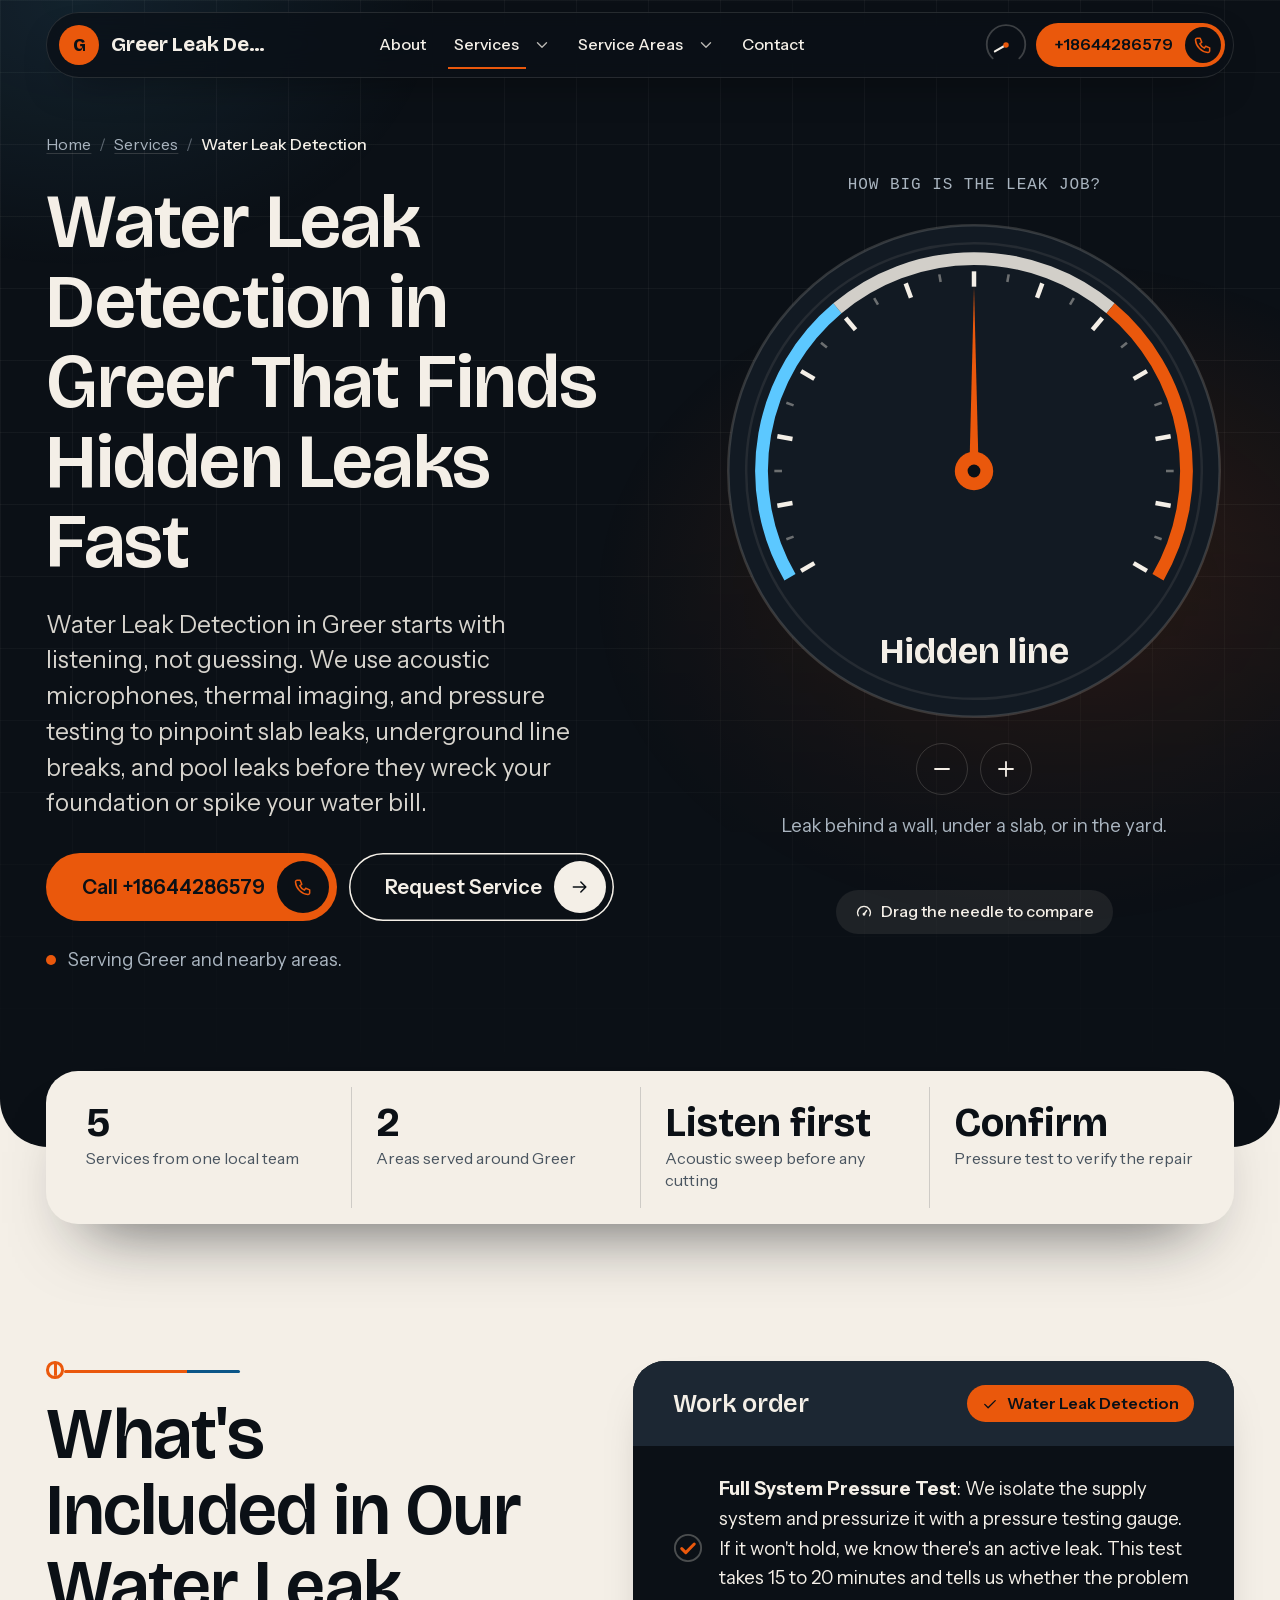
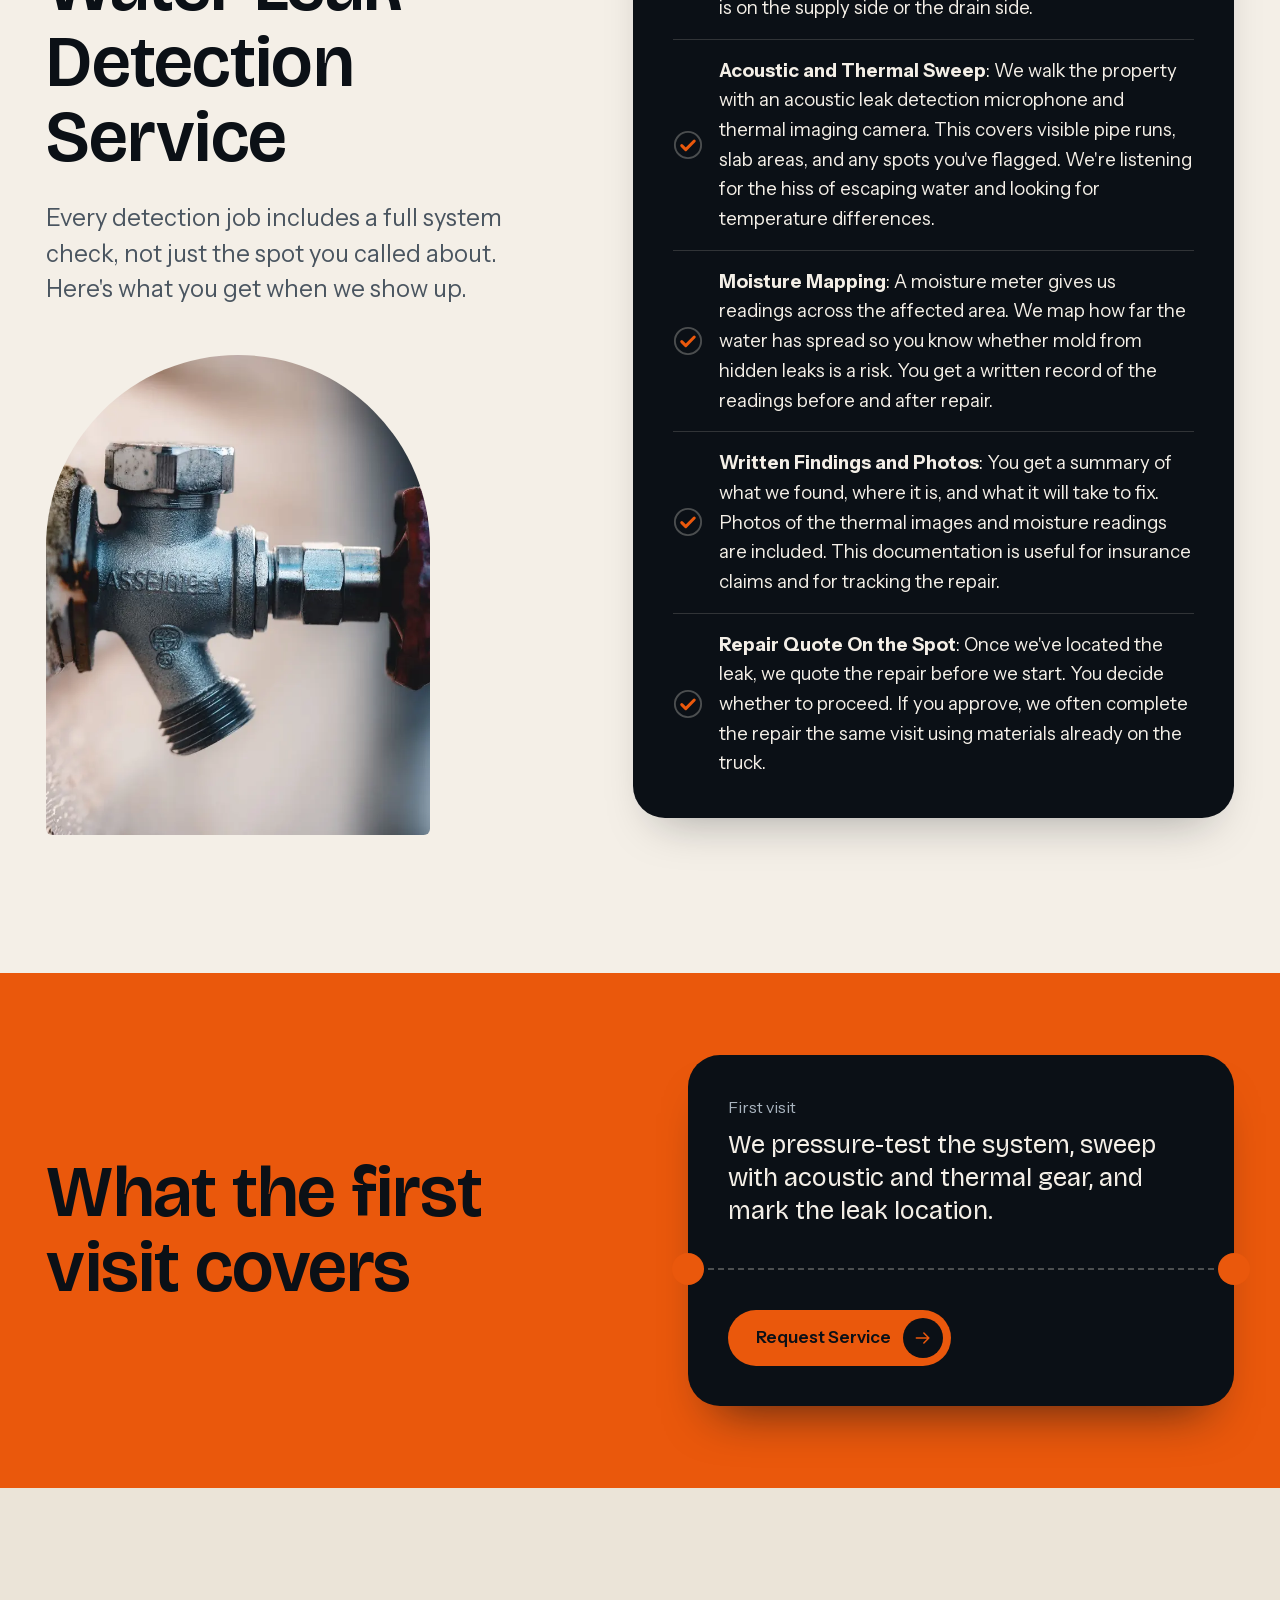
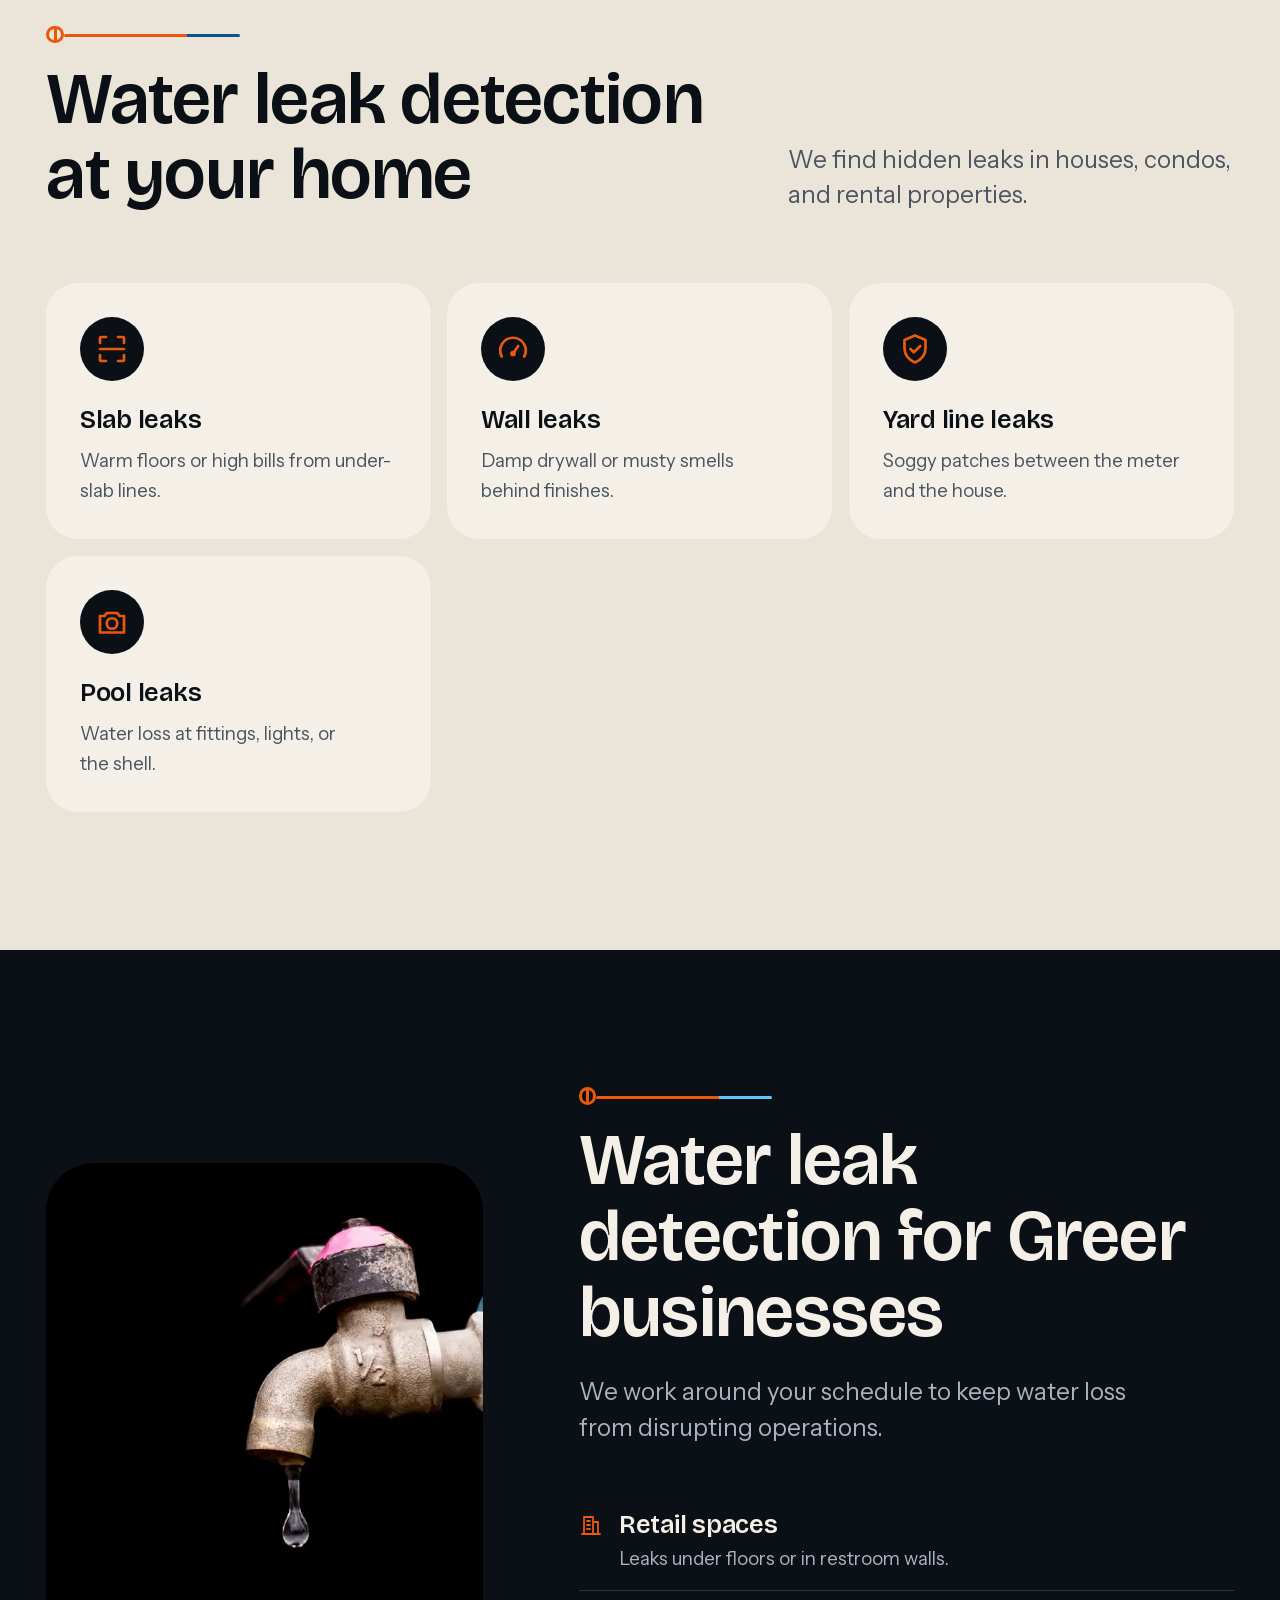
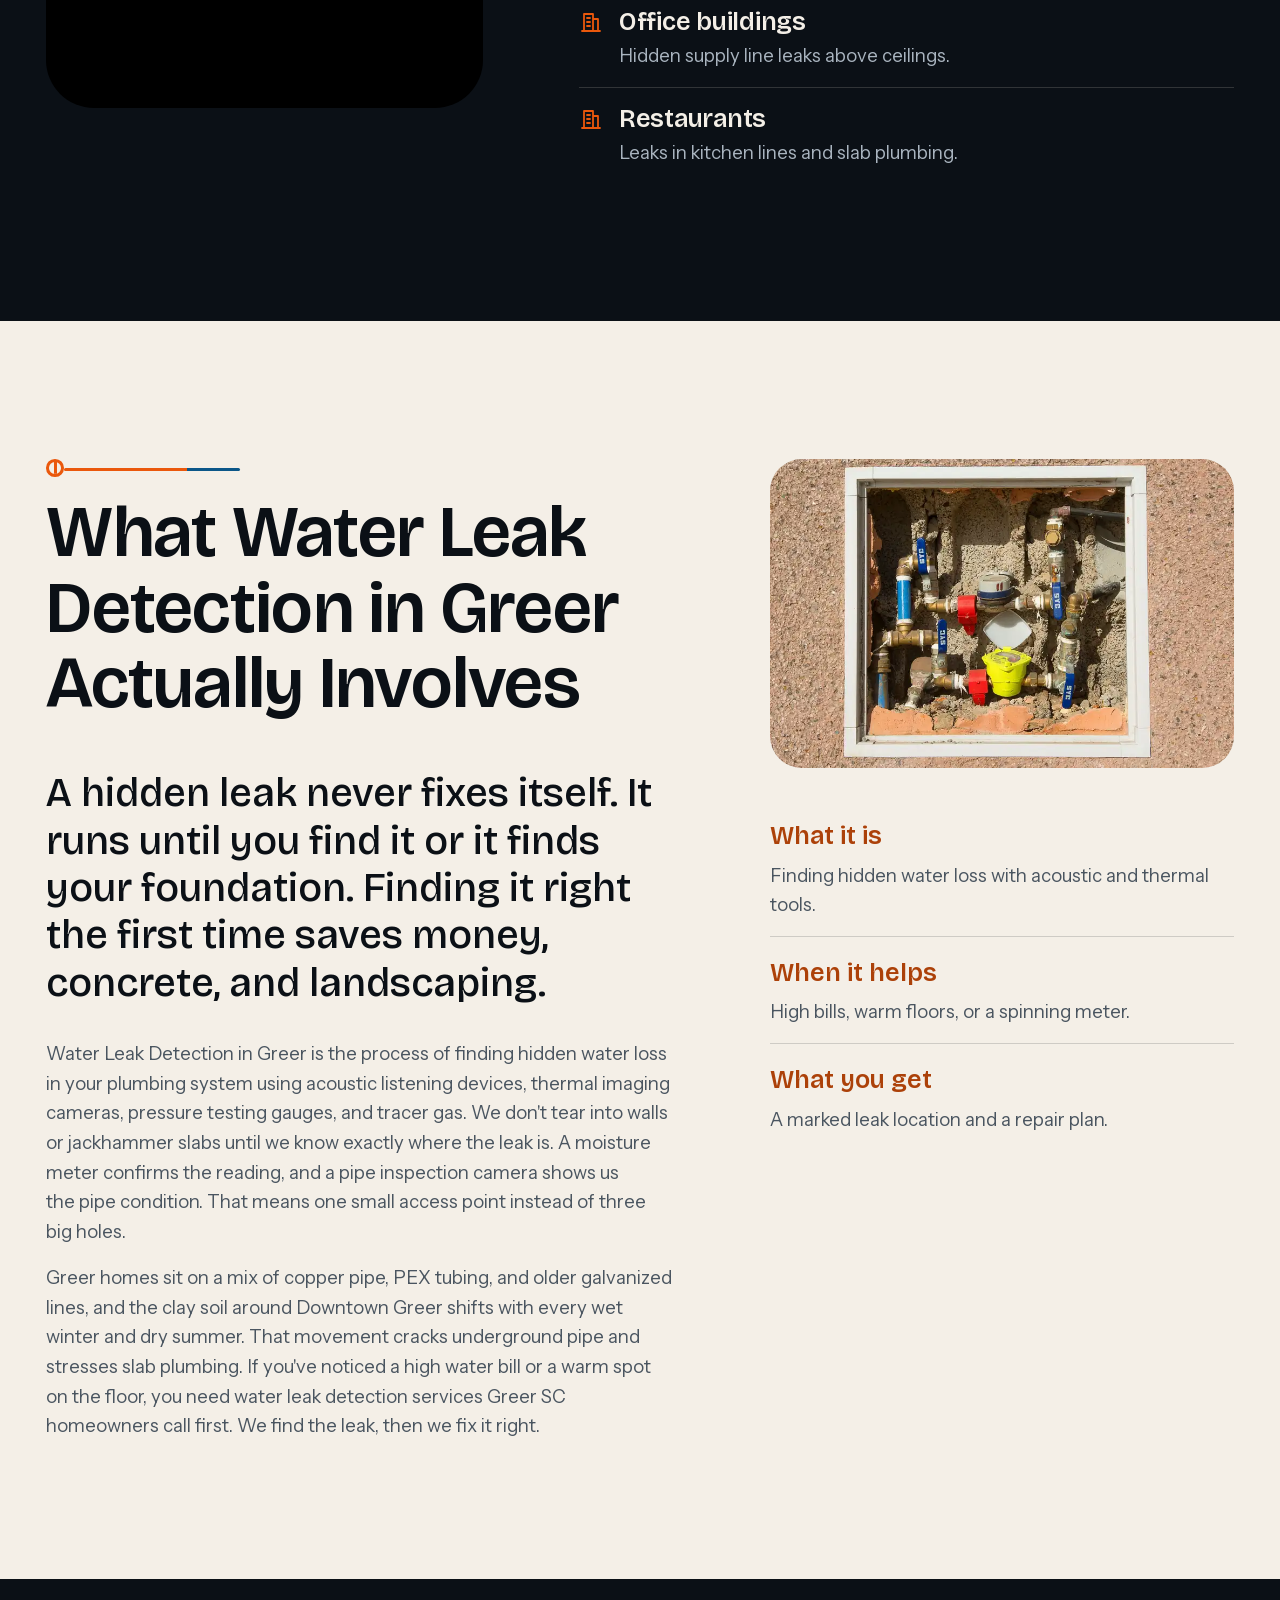
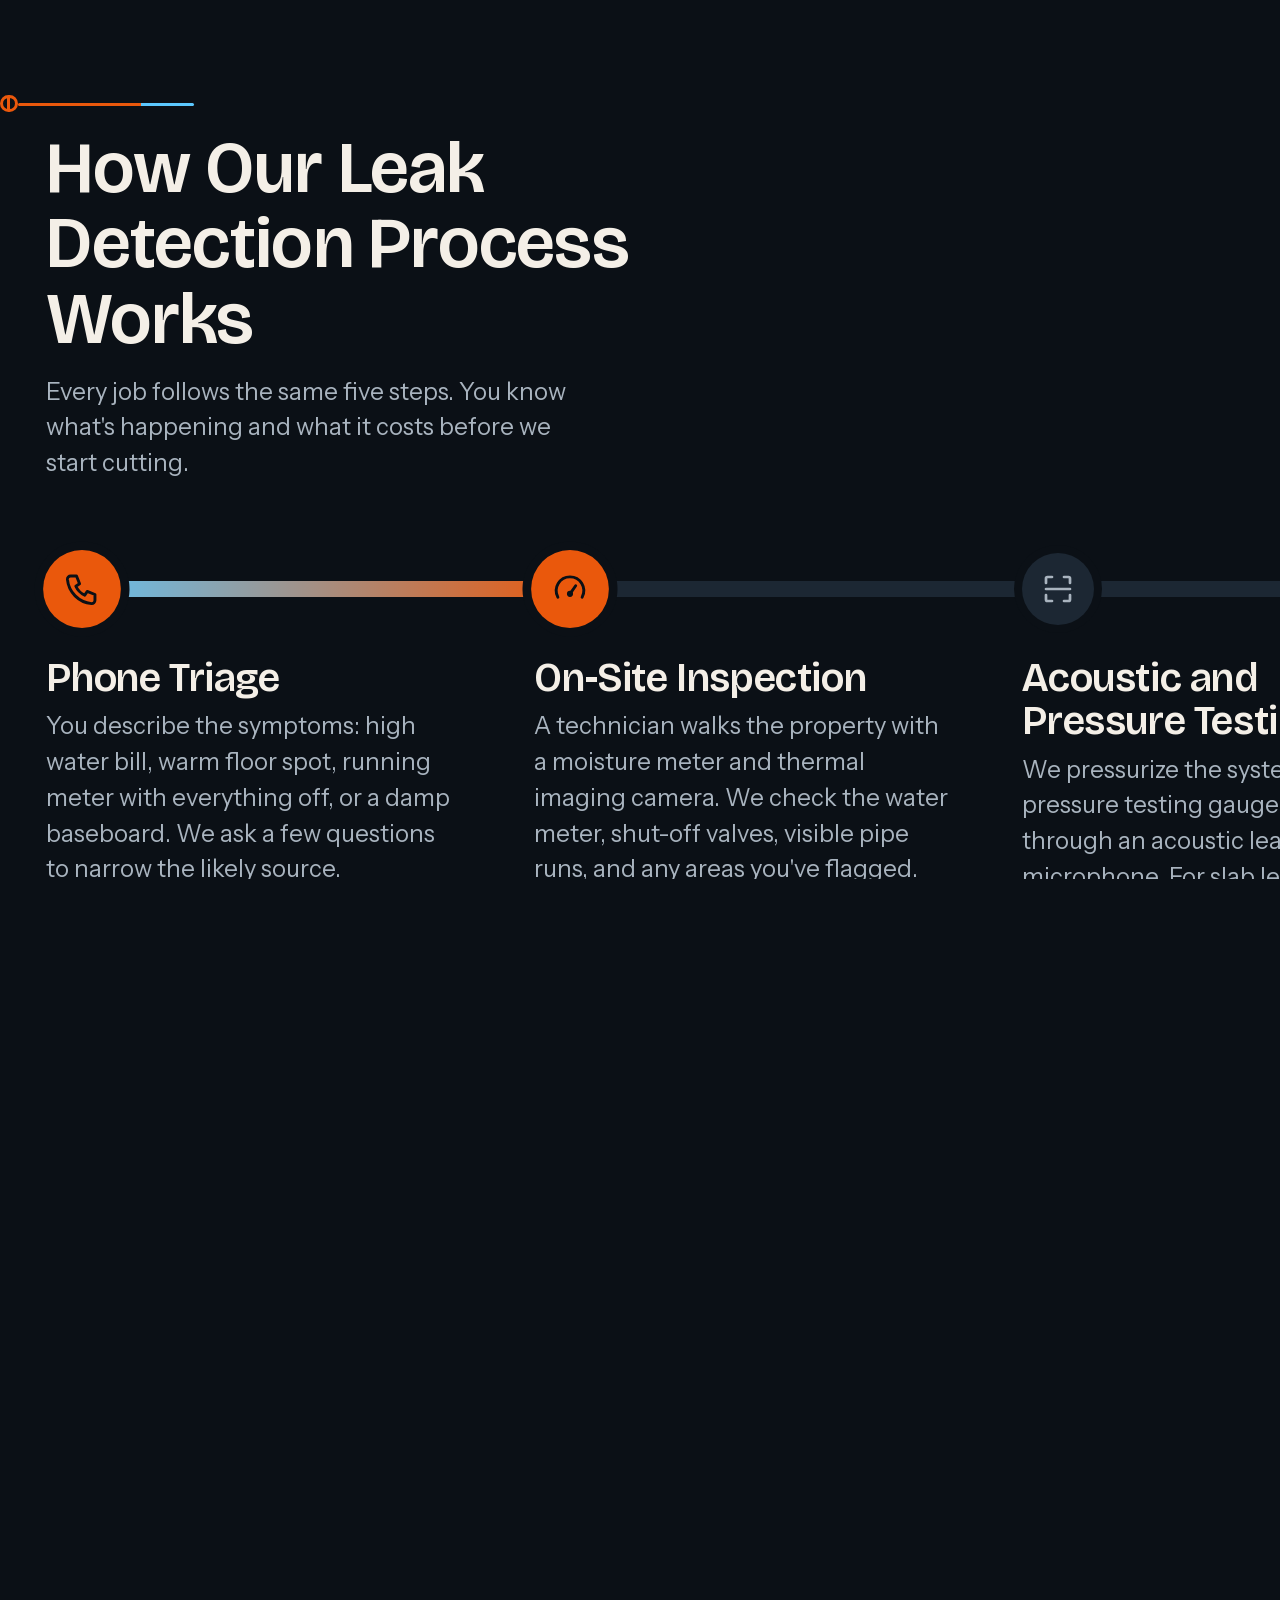
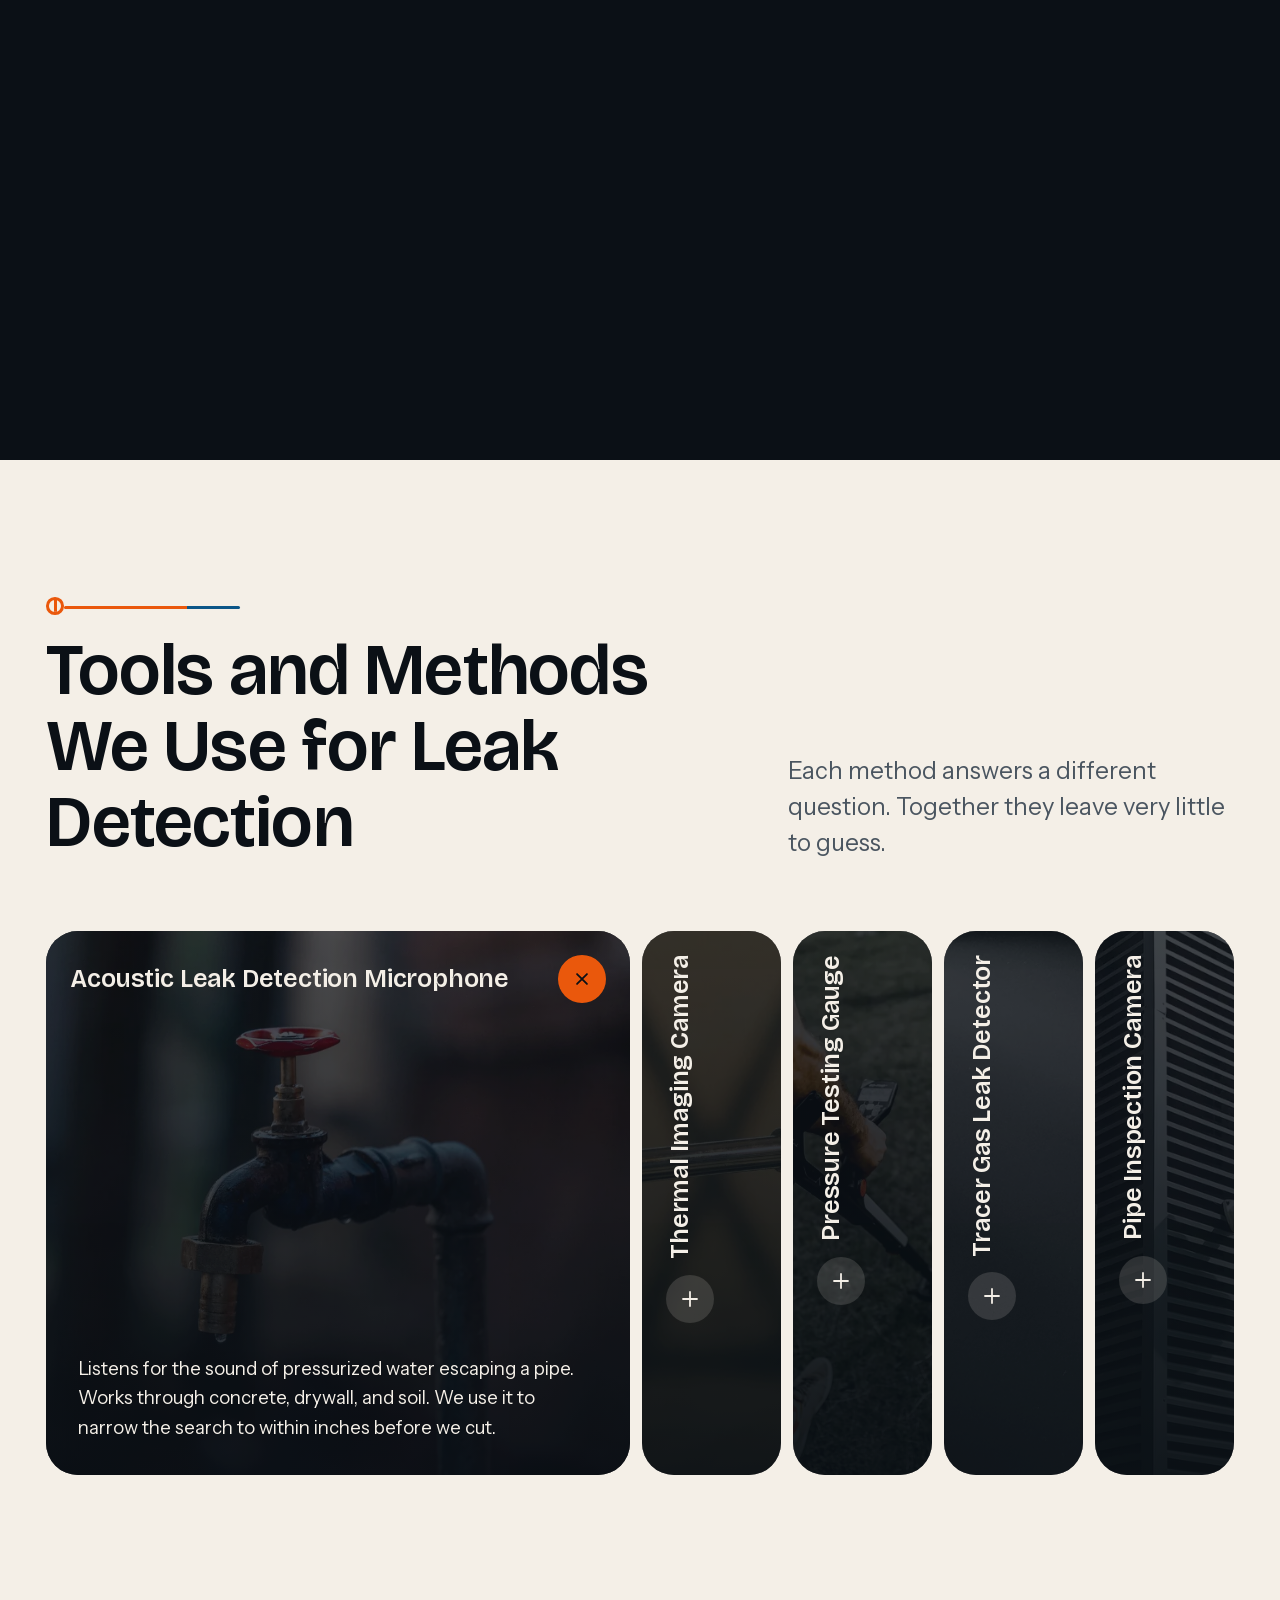
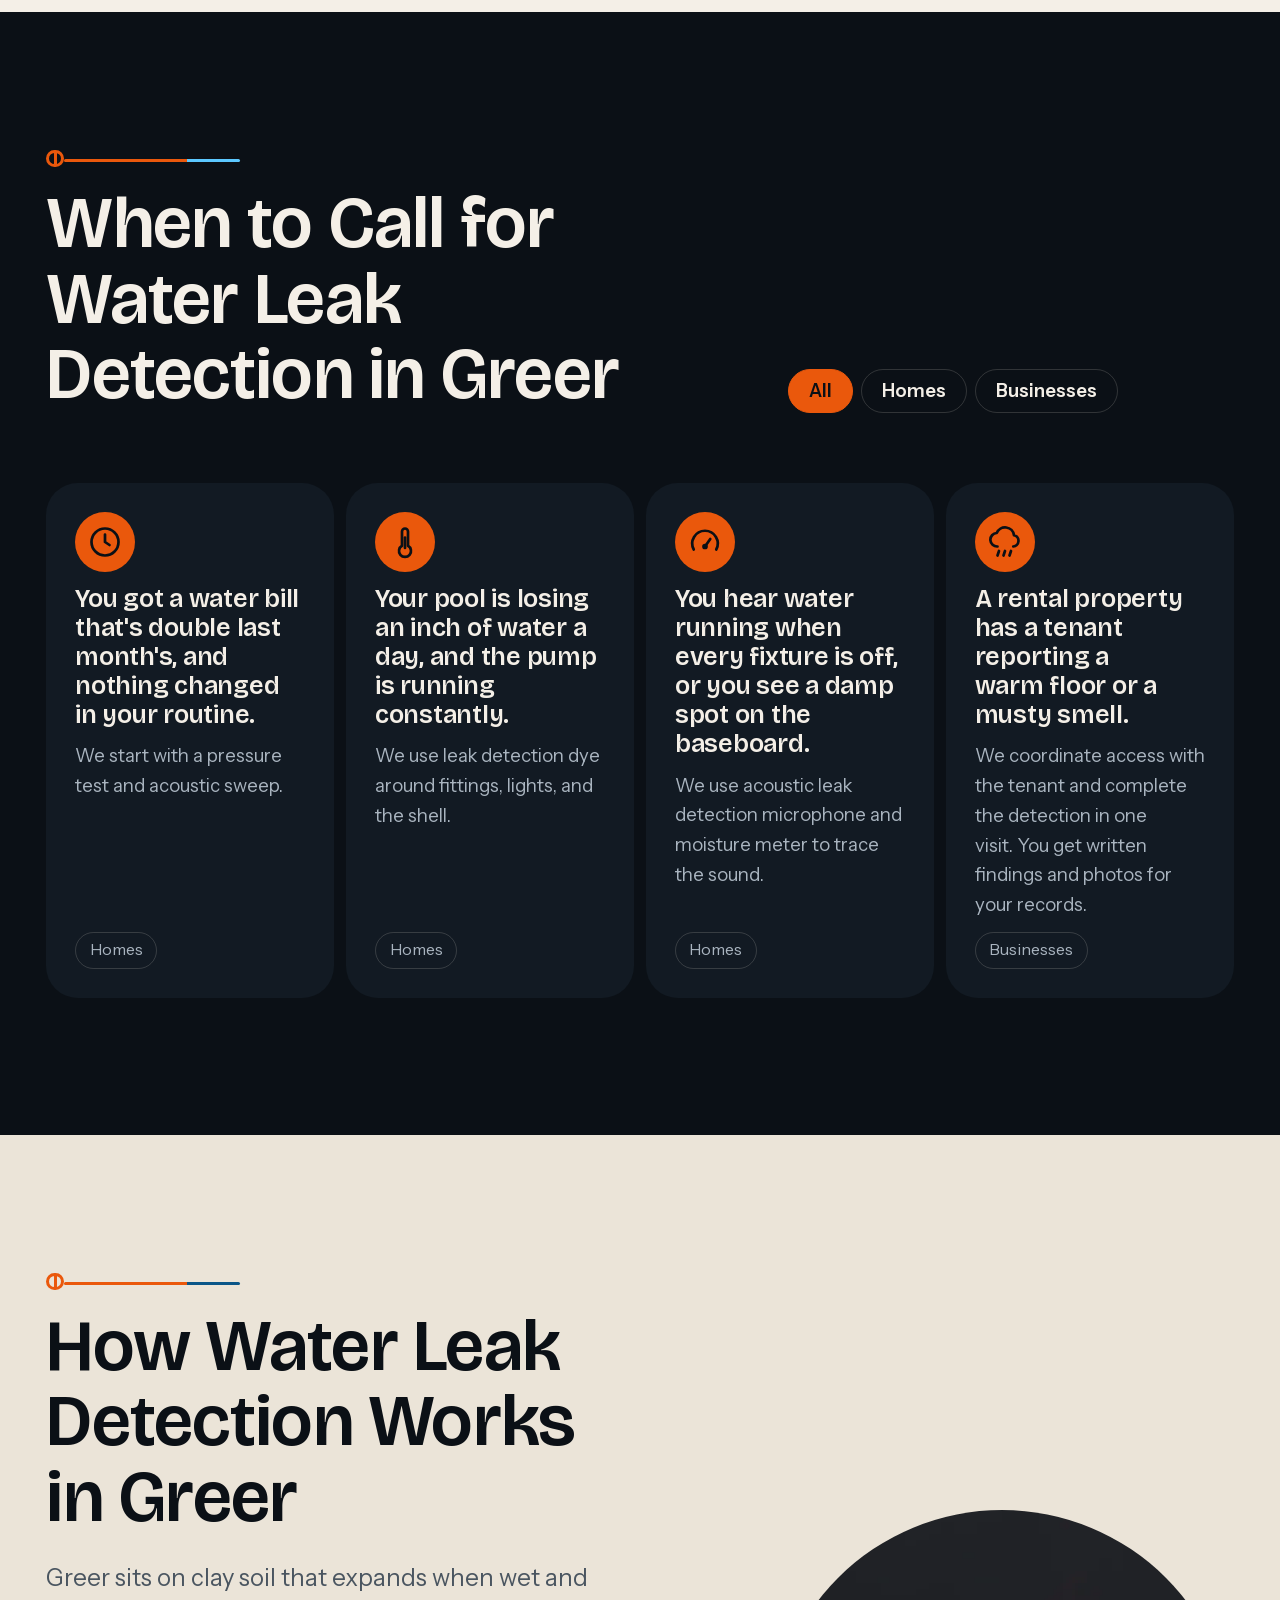
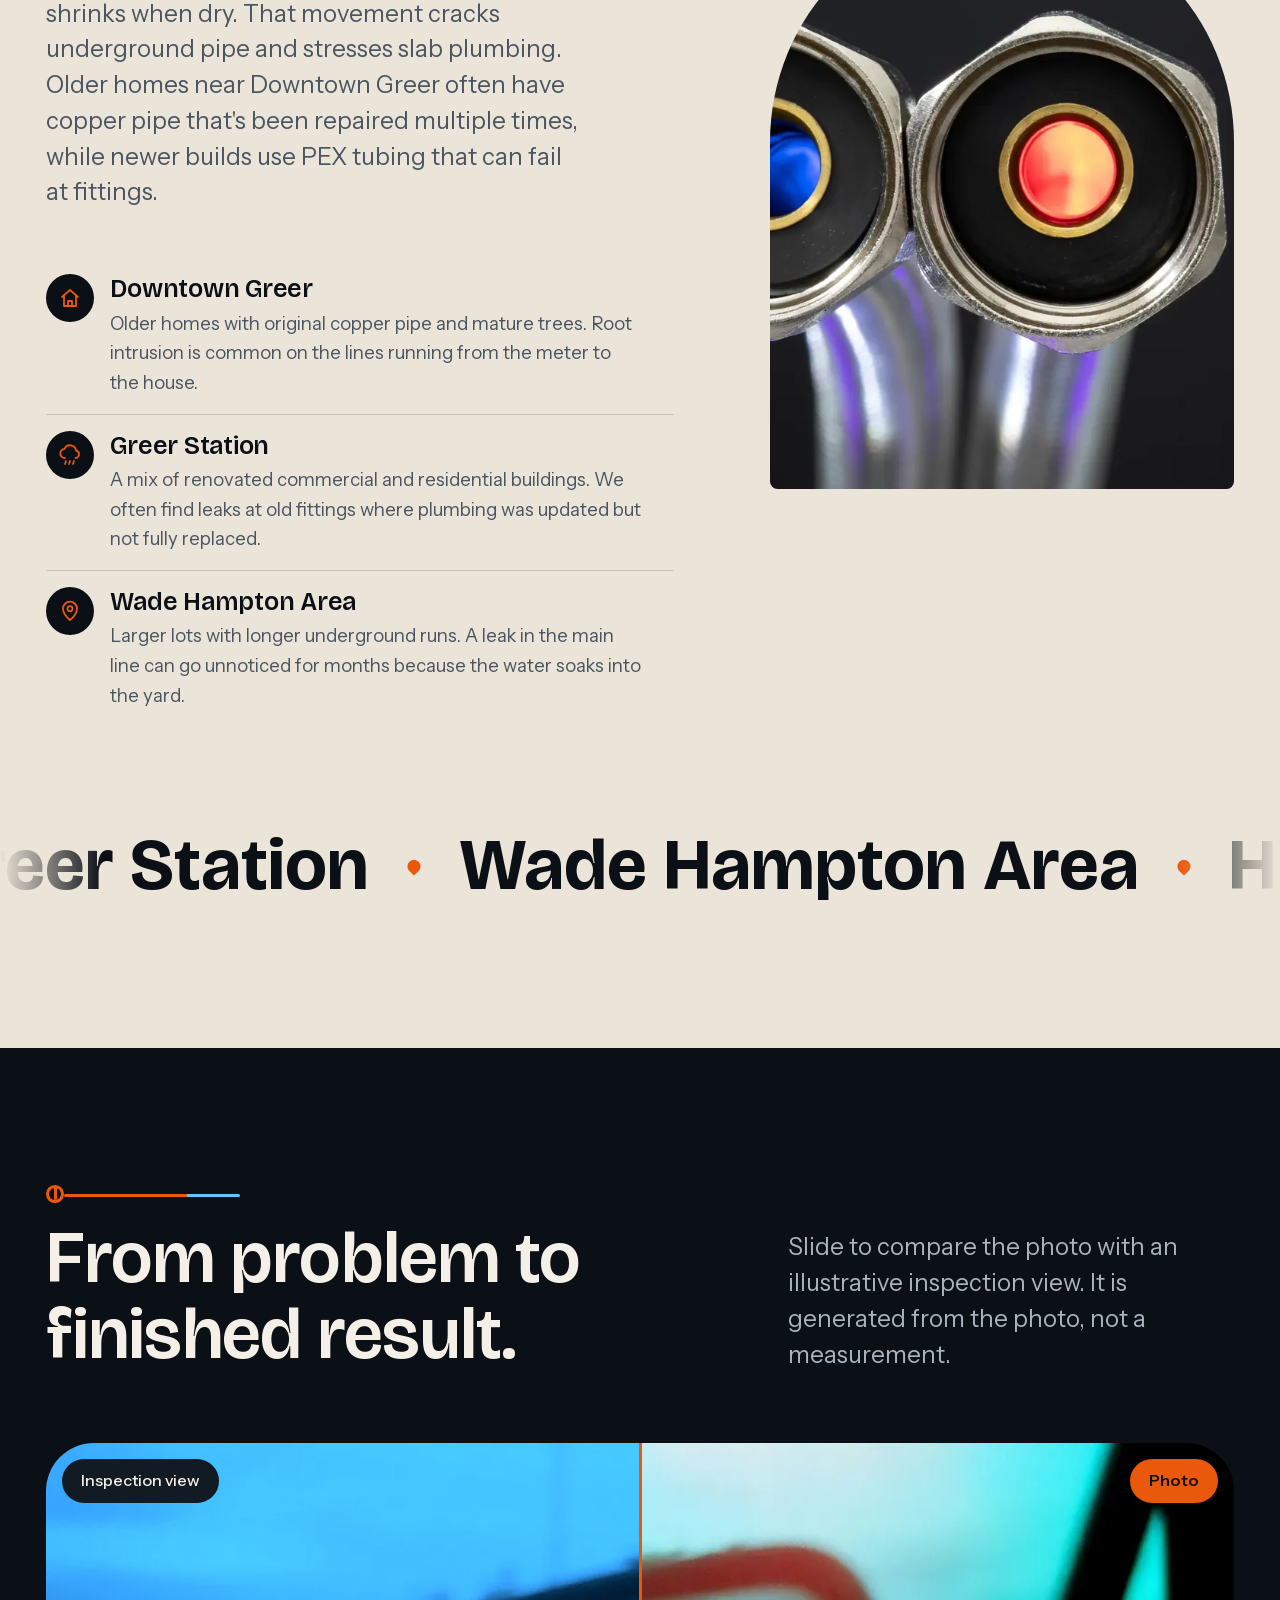
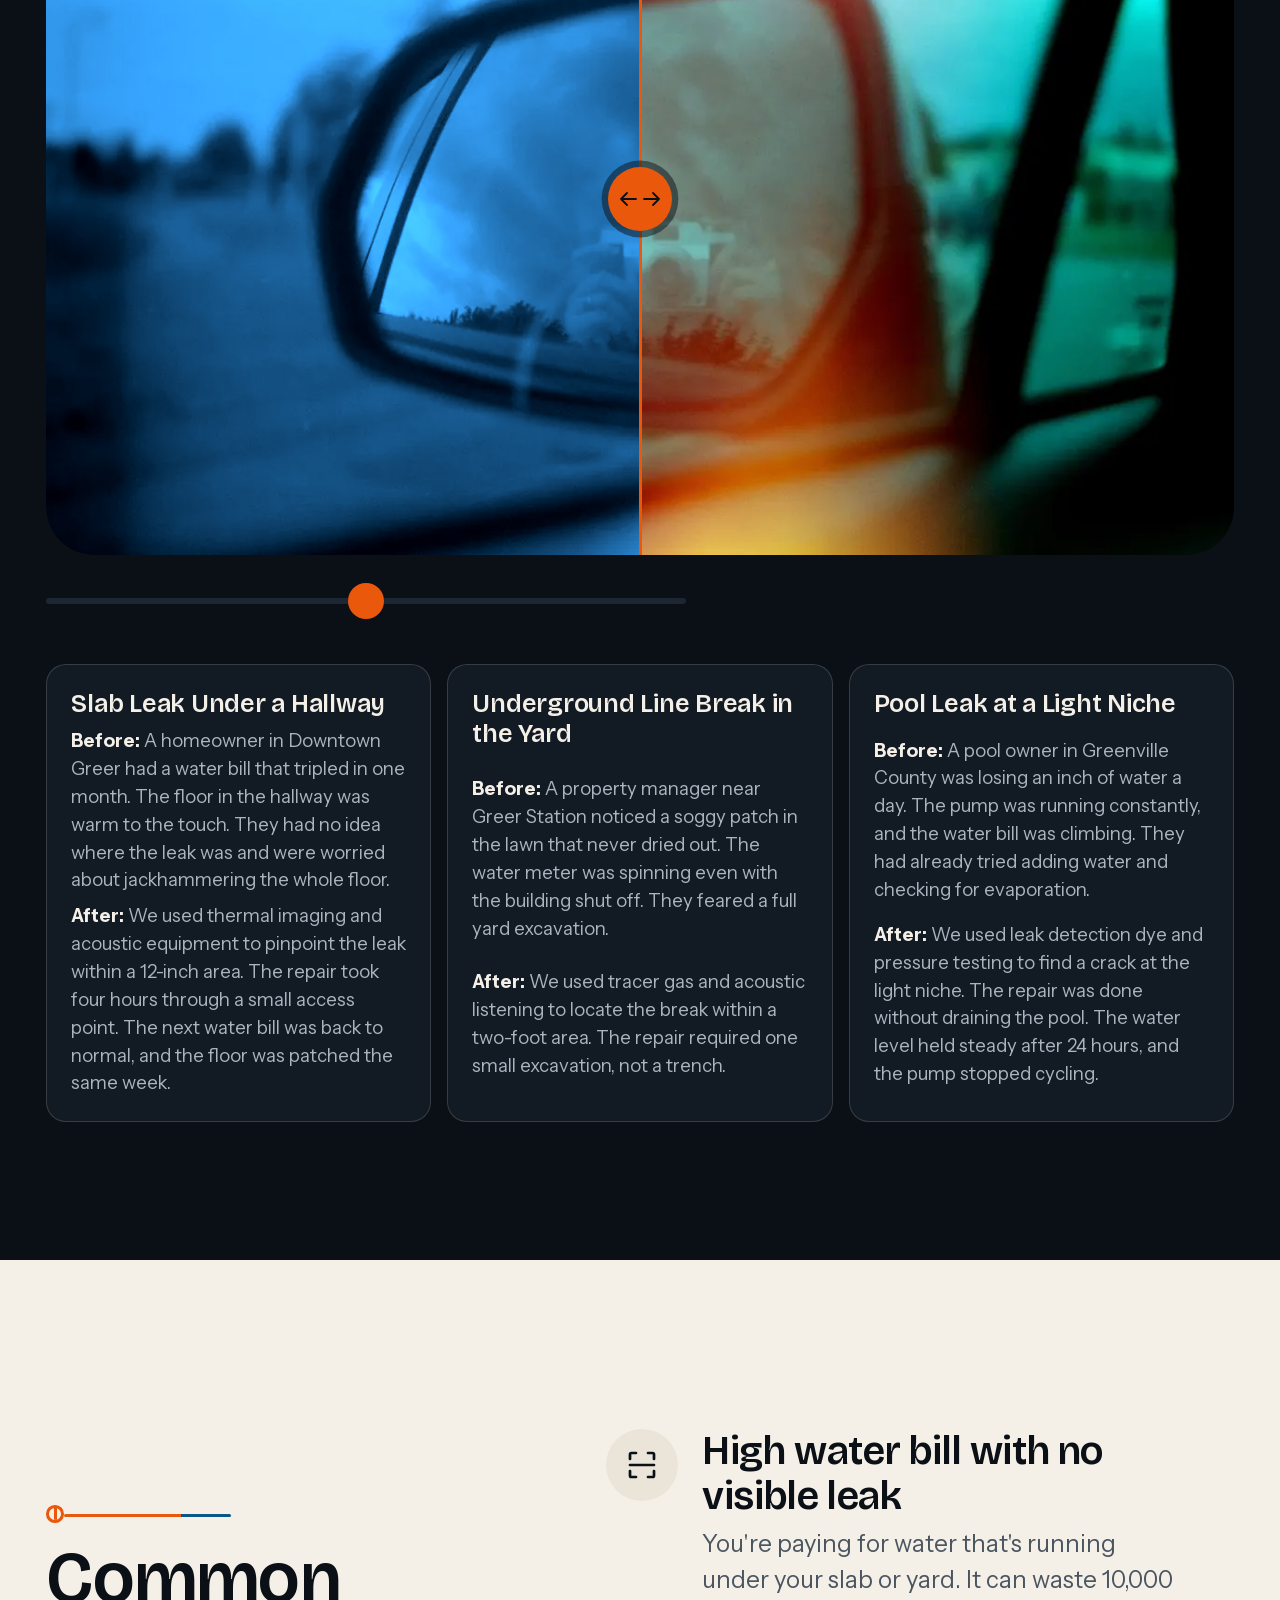
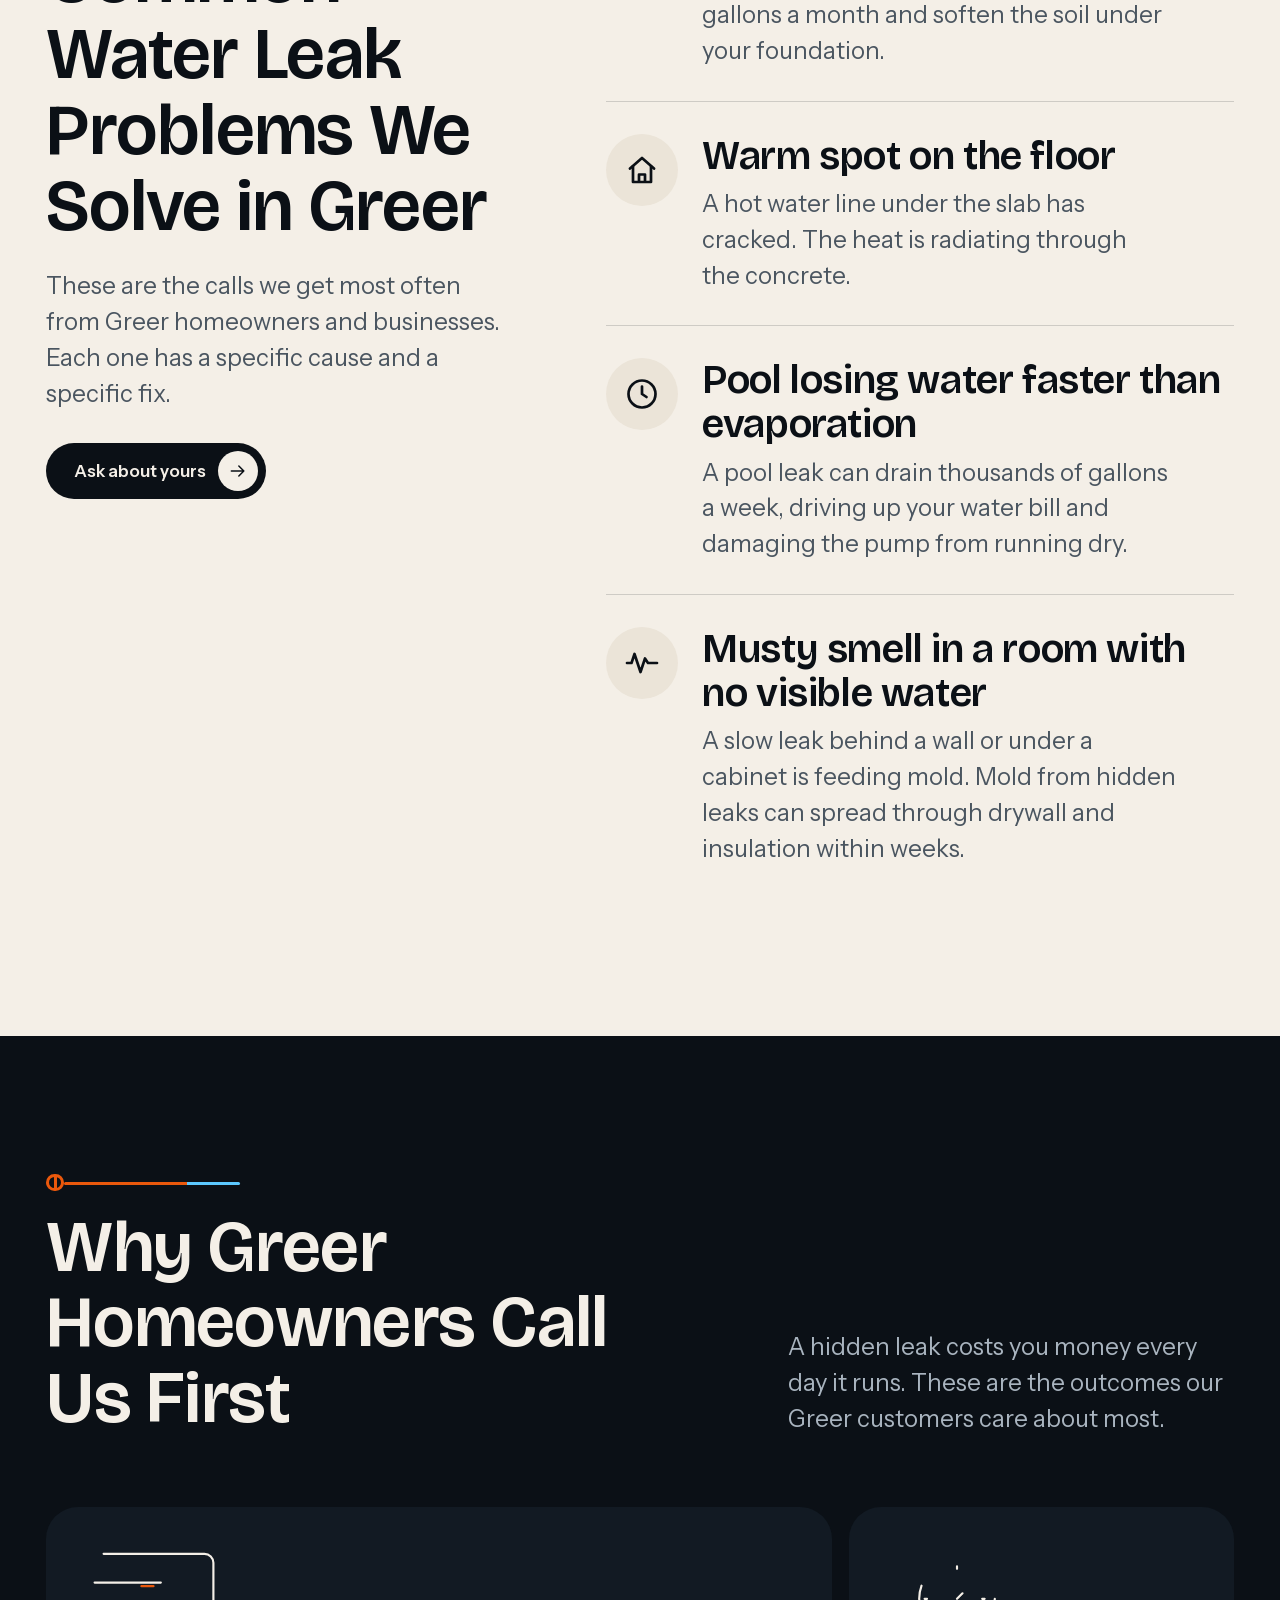
<file: my first project/water-leak-detection.html>
<!doctype html>
<html lang="en">
  <head>
    <meta charset="UTF-8" />
    <meta name="viewport" content="width=device-width, initial-scale=1" />
    <meta name="theme-color" content="#0b1016" />
    <title>Water Leak Detection Greer | Water Leak Repair in Greer</title>
    <meta name="description" content="Water Leak Detection in Greer finds hidden leaks fast. We handle water leak repair in Greer SC for slabs, pools, and underground lines. Call today." />
    <meta name="author" content="Greer Leak Detection Pros" />
    <meta name="robots" content="index, follow, max-image-preview:large, max-snippet:-1, max-video-preview:-1" />
    <link rel="canonical" href="https://greerleakdetection.com/water-leak-detection.html" />
    <link rel="alternate" hreflang="en" href="https://greerleakdetection.com/water-leak-detection.html" />
    <link rel="alternate" hreflang="x-default" href="https://greerleakdetection.com/water-leak-detection.html" />
    
    <meta property="og:type" content="website" />
    <meta property="og:site_name" content="Greer Leak Detection Pros" />
    <meta property="og:locale" content="en_US" />
    <meta property="og:url" content="https://greerleakdetection.com/water-leak-detection.html" />
    <meta property="og:title" content="Water Leak Detection Greer | Water Leak Repair in Greer" />
    <meta property="og:description" content="Water Leak Detection in Greer finds hidden leaks fast. We handle water leak repair in Greer SC for slabs, pools, and underground lines. Call today." />
    <meta property="og:image" content="/assets/images/gen/index-9816ed9d.webp" />
    <meta property="og:image:alt" content="Water Leak Detection Greer | Water Leak Repair in Greer" />
    <meta name="twitter:card" content="summary_large_image" />
    <meta name="twitter:title" content="Water Leak Detection Greer | Water Leak Repair in Greer" />
    <meta name="twitter:description" content="Water Leak Detection in Greer finds hidden leaks fast. We handle water leak repair in Greer SC for slabs, pools, and underground lines. Call today." />
    <meta name="twitter:image" content="/assets/images/gen/index-9816ed9d.webp" />
    <meta name="twitter:image:alt" content="Water Leak Detection Greer | Water Leak Repair in Greer" />
    <script type="application/ld+json">{"@context":"https://schema.org","@type":"WebSite","@id":"https://greerleakdetection.com/#website","url":"https://greerleakdetection.com/","name":"Greer Leak Detection Pros","inLanguage":"en","publisher":{"@id":"https://greerleakdetection.com/#localbusiness"}}</script>
    <script type="application/ld+json">{"@context":"https://schema.org","@type":"LocalBusiness","@id":"https://greerleakdetection.com/#localbusiness","name":"Greer Leak Detection Pros","url":"https://greerleakdetection.com/","telephone":"+18644286579","address":{"@type":"PostalAddress","streetAddress":"110 Laurel Rd, Greer, SC 29651, USA","addressLocality":"Greer","addressRegion":"South Carolina","postalCode":"29651","addressCountry":"US"}}</script>
    <script type="application/ld+json">{"@context":"https://schema.org","@type":"Service","@id":"https://greerleakdetection.com/water-leak-detection.html#service","name":"Water Leak Detection","url":"https://greerleakdetection.com/water-leak-detection.html","provider":{"@type":"LocalBusiness","@id":"https://greerleakdetection.com/#localbusiness","name":"Greer Leak Detection Pros"},"areaServed":[{"@type":"AdministrativeArea","name":"Greer"},{"@type":"AdministrativeArea","name":"Downtown Greer"},{"@type":"AdministrativeArea","name":"Greer Station"}]}</script>
    <script type="application/ld+json">{"@context":"https://schema.org","@type":"FAQPage","mainEntity":[{"@type":"Question","name":"How much does water leak detection cost in Greer SC?","acceptedAnswer":{"@type":"Answer","text":"Most residential detection jobs run $250 to $550 in 2026, depending on access and whether we need tracer gas or camera work. Slab leaks and underground lines take longer and cost more. We quote the detection fee upfront before we start. If you approve the repair, we credit a portion of the detection fee toward the fix."}},{"@type":"Question","name":"How do I find a water leak in my house in Greer?","acceptedAnswer":{"@type":"Answer","text":"Start with your water meter. Turn off every fixture and appliance, then watch the leak dial. If it moves, you have a leak. Check the toilets first with leak detection dye, then look for warm floor spots or musty smells. If you can't find it in 15 minutes, call us. Our acoustic and thermal gear finds what eyes can't."}},{"@type":"Question","name":"Does water leak repair fix slab leaks in Greer SC?","acceptedAnswer":{"@type":"Answer","text":"Yes. We locate the slab leak with acoustic equipment and pipe inspection camera, then repair the line using copper pipe or PEX tubing. Most slab repairs need a small access point rather than a full tear-out. We re-pressurize and verify before closing up. You get photos of the repair and a moisture reading."}},{"@type":"Question","name":"Who offers 24/7 water leak detection in Greer?","acceptedAnswer":{"@type":"Answer","text":"We do. Call +1 (864) 428-6579 and describe the symptoms. If it's an active leak flooding a floor or draining a pool, we prioritize it. We can walk you through shutting off the main while a tech is dispatched. After-hours detection carries the same upfront pricing as a daytime call."}}]}</script>
    <script type="application/ld+json">{"@context":"https://schema.org","@type":"BreadcrumbList","itemListElement":[{"@type":"ListItem","position":1,"name":"Home","item":"https://greerleakdetection.com/"},{"@type":"ListItem","position":2,"name":"Services","item":"https://greerleakdetection.com/services.html"},{"@type":"ListItem","position":3,"name":"Water Leak Detection","item":"https://greerleakdetection.com/water-leak-detection.html"}]}</script>
    
    
    <link rel="icon" href="data:image/svg+xml,%3Csvg%20xmlns=%27http://www.w3.org/2000/svg%27%20viewBox=%270%200%2032%2032%27%3E%3Crect%20width=%2732%27%20height=%2732%27%20rx=%277%27%20fill=%27%23EA580C%27/%3E%3Ctext%20x=%2716%27%20y=%2723%27%20font-family=%27Arial,sans-serif%27%20font-size=%2719%27%20font-weight=%27700%27%20fill=%27%23ffffff%27%20text-anchor=%27middle%27%3EG%3C/text%3E%3C/svg%3E" />
    <link rel="apple-touch-icon" href="assets/images/apple-touch-icon.png" />
    <script>window.__RL_LEADS={siteId:"6ada32663430ed22e3f58fc7",apiBase:["https:","","ranklocal.cc"].join("/"),turnstileSiteKey:""};</script>
    <script>(function(){try{if(window.self===window.top){document.documentElement.classList.add("js");}}catch(e){}})();</script>
    <link rel="stylesheet" href="assets/global.css" />
  </head>
  <body class="fl-page page-service">
    <a class="skip-link" href="#main">Skip to main content</a>
    <div class="scroll-progress" aria-hidden="true"><span data-progress-bar></span></div>
  <header class="site-header" id="top" data-header>
    <div class="site-header__bar">
      <a class="site-header__brand" href="index.html"><span class="site-header__mark" aria-hidden="true"><span class="site-header__initial">G</span></span><span class="site-header__name">Greer Leak Detection Pros</span><span class="sr-only"> Home</span></a>
      <nav class="site-header__nav" aria-label="Primary navigation">
        <ul class="site-header__list">
          <li><a class="nav-link" href="about.html"><span class="nav-link__text" data-text="About">About</span></a></li>
          <!-- RL-AUTO:nav-services START -->
<li class="nav-drop" data-dropdown>
          <a class="nav-link nav-link--current" href="services.html" aria-current="page"><span class="nav-link__text" data-text="Services">Services</span></a>
          <button class="nav-drop__toggle" type="button" aria-expanded="false" aria-controls="nav-services-panel"><span class="sr-only">Open Menu: Services</span><svg class="icon icon--sm" viewBox="0 0 24 24" aria-hidden="true" focusable="false"><path d="m6 9 6 6 6-6"/></svg></button>
          <div class="nav-drop__panel" id="nav-services-panel" hidden>
            <ul class="nav-drop__list"><li><a class="nav-drop__link" href="water-leak-detection.html">Water Leak Detection</a></li><li><a class="nav-drop__link" href="pool-leak-detection.html">Pool Leak Detection</a></li><li><a class="nav-drop__link" href="slab-leak-detection.html">Slab Leak Detection</a></li><li><a class="nav-drop__link" href="underground-leak-detection.html">Underground Leak Detection</a></li><li><a class="nav-drop__link" href="plumbing-leak-detection.html">Plumbing Leak Detection</a></li></ul>
            <a class="nav-drop__all" href="services.html">View all services <svg class="icon icon--sm" viewBox="0 0 24 24" aria-hidden="true" focusable="false"><path d="M4 12h15M13 6l6 6-6 6"/></svg></a>
          </div>
        </li>
<!-- RL-AUTO:nav-services END -->
          <!-- RL-AUTO:nav-locations START -->
<li class="nav-drop" data-dropdown>
          <a class="nav-link" href="locations.html"><span class="nav-link__text" data-text="Service Areas">Service Areas</span></a>
          <button class="nav-drop__toggle" type="button" aria-expanded="false" aria-controls="nav-locations-panel"><span class="sr-only">Open Menu: Service Areas</span><svg class="icon icon--sm" viewBox="0 0 24 24" aria-hidden="true" focusable="false"><path d="m6 9 6 6 6-6"/></svg></button>
          <div class="nav-drop__panel" id="nav-locations-panel" hidden>
            <ul class="nav-drop__list"><li><a class="nav-drop__link" href="leak-detection-downtown-greer.html">Downtown Greer</a></li><li><a class="nav-drop__link" href="leak-detection-greer-station.html">Greer Station</a></li></ul>
            <a class="nav-drop__all" href="locations.html">View all service areas <svg class="icon icon--sm" viewBox="0 0 24 24" aria-hidden="true" focusable="false"><path d="M4 12h15M13 6l6 6-6 6"/></svg></a>
          </div>
        </li>
<!-- RL-AUTO:nav-locations END -->
          
          <li><a class="nav-link" href="contact.html"><span class="nav-link__text" data-text="Contact">Contact</span></a></li>
        </ul>
      </nav>
      <div class="site-header__tools">
        <div class="gauge-mini" data-gauge aria-hidden="true"><svg viewBox="0 0 48 48"><path class="gauge-mini__track" d="M9.5 38.5A21 21 0 1 1 38.5 38.5"/><path class="gauge-mini__fill" data-gauge-fill d="M9.5 38.5A21 21 0 1 1 38.5 38.5"/><line class="gauge-mini__needle" data-gauge-needle x1="24" y1="24" x2="24" y2="10"/><circle class="gauge-mini__hub" cx="24" cy="24" r="3"/></svg></div>
        <a class="btn btn--accent btn--sm site-header__call" href="tel:+18644286579" aria-label="Call +18644286579" data-fill><span class="btn__label">+18644286579</span><span class="btn__icon"><svg class="icon" viewBox="0 0 24 24" aria-hidden="true" focusable="false"><path d="M5 4h3.6l1.9 4.8-2.3 1.5a11 11 0 0 0 5.5 5.5l1.5-2.3L20 15.4V19a2 2 0 0 1-2.1 2A16.5 16.5 0 0 1 3 6.1 2 2 0 0 1 5 4Z"/></svg><svg class="icon" viewBox="0 0 24 24" aria-hidden="true" focusable="false"><path d="M5 4h3.6l1.9 4.8-2.3 1.5a11 11 0 0 0 5.5 5.5l1.5-2.3L20 15.4V19a2 2 0 0 1-2.1 2A16.5 16.5 0 0 1 3 6.1 2 2 0 0 1 5 4Z"/></svg></span><span class="sr-only"> Call</span></a>
        <button class="site-header__toggle" type="button" aria-expanded="false" aria-controls="site-menu" data-menu-toggle><span class="sr-only">Menu</span><span></span><span></span></button>
      </div>
    </div>
  </header>
  <div class="menu" id="site-menu" data-menu hidden>
    <div class="menu__panel theme-ink" role="dialog" aria-modal="true" aria-label="Primary navigation">
      <div class="menu__top">
        <span class="site-header__name">Greer Leak Detection Pros</span>
        <button class="menu__close" type="button" data-menu-close aria-label="Close"><svg class="icon" viewBox="0 0 24 24" aria-hidden="true" focusable="false"><path d="m6 6 12 12M18 6 6 18"/></svg></button>
      </div>
      <nav aria-label="Primary navigation">
        <ul class="menu__list"><li><a class="menu__link" href="index.html" data-menu-link><span>Home</span><svg class="icon icon--lg" viewBox="0 0 24 24" aria-hidden="true" focusable="false"><path d="M4 12h15M13 6l6 6-6 6"/></svg></a></li><li><a class="menu__link" href="about.html" data-menu-link><span>About</span><svg class="icon icon--lg" viewBox="0 0 24 24" aria-hidden="true" focusable="false"><path d="M4 12h15M13 6l6 6-6 6"/></svg></a></li><li><a class="menu__link menu__link--current" href="services.html" data-menu-link aria-current="page"><span>Services</span><svg class="icon icon--lg" viewBox="0 0 24 24" aria-hidden="true" focusable="false"><path d="M4 12h15M13 6l6 6-6 6"/></svg></a></li><li><a class="menu__link" href="locations.html" data-menu-link><span>Service Areas</span><svg class="icon icon--lg" viewBox="0 0 24 24" aria-hidden="true" focusable="false"><path d="M4 12h15M13 6l6 6-6 6"/></svg></a></li><li><a class="menu__link" href="contact.html" data-menu-link><span>Contact</span><svg class="icon icon--lg" viewBox="0 0 24 24" aria-hidden="true" focusable="false"><path d="M4 12h15M13 6l6 6-6 6"/></svg></a></li></ul>
      </nav>
      <div class="menu__foot">
        <a class="menu__call" href="tel:+18644286579"><span>Call</span><strong>+18644286579</strong></a>
        <p>110 Laurel Rd, Greer, SC 29651, USA, Greer, South Carolina</p>
      </div>
    </div>
  </div>
    <main id="main"><section class="svc-hero section--ink" aria-labelledby="svc-title" data-hero>
    <div class="container svc-hero__grid">
      <div class="svc-hero__copy">
        <nav class="crumbs" aria-label="Breadcrumb"><a href="index.html">Home</a><span class="crumbs__sep" aria-hidden="true">/</span><a href="services.html">Services</a><span class="crumbs__sep" aria-hidden="true">/</span><span aria-current="page">Water Leak Detection</span></nav>
        <h1 class="svc-hero__title" id="svc-title">Water Leak Detection in Greer That Finds Hidden Leaks Fast</h1>
        <p class="svc-hero__lead">Water Leak Detection in Greer starts with listening, not guessing. We use acoustic microphones, thermal imaging, and pressure testing to pinpoint slab leaks, underground line breaks, and pool leaks before they wreck your foundation or spike your water bill.</p>
        <div class="svc-hero__actions"><a class="btn btn--accent btn--lg" href="tel:+18644286579" data-fill><span class="btn__label">Call +18644286579</span><span class="btn__icon"><svg class="icon" viewBox="0 0 24 24" aria-hidden="true" focusable="false"><path d="M5 4h3.6l1.9 4.8-2.3 1.5a11 11 0 0 0 5.5 5.5l1.5-2.3L20 15.4V19a2 2 0 0 1-2.1 2A16.5 16.5 0 0 1 3 6.1 2 2 0 0 1 5 4Z"/></svg><svg class="icon" viewBox="0 0 24 24" aria-hidden="true" focusable="false"><path d="M5 4h3.6l1.9 4.8-2.3 1.5a11 11 0 0 0 5.5 5.5l1.5-2.3L20 15.4V19a2 2 0 0 1-2.1 2A16.5 16.5 0 0 1 3 6.1 2 2 0 0 1 5 4Z"/></svg></span></a><a class="btn btn--ghost btn--lg" href="#contact" data-fill><span class="btn__label">Request Service</span><span class="btn__icon"><svg class="icon" viewBox="0 0 24 24" aria-hidden="true" focusable="false"><path d="M4 12h15M13 6l6 6-6 6"/></svg><svg class="icon" viewBox="0 0 24 24" aria-hidden="true" focusable="false"><path d="M4 12h15M13 6l6 6-6 6"/></svg></span></a></div>
        <p class="svc-hero__note"><span class="chip__dot" aria-hidden="true"></span>Serving Greer and nearby areas.</p>
      </div>
      <div class="gauge" data-gauge-hero data-dial-label="How big is the leak job?">
        <p class="gauge__title">How big is the leak job?</p>
        <div class="gauge__dial" data-gauge-dial>
          <svg class="gauge__svg" viewBox="0 0 400 400" aria-hidden="true" focusable="false"><circle class="gauge__face" cx="200" cy="200" r="192"/><circle class="gauge__rim" cx="200" cy="200" r="178"/><path class="gauge__zone gauge__zone--low" d="M56.24 283.00A166 166 0 0 1 93.30 72.84"/><path class="gauge__zone gauge__zone--ok" d="M93.30 72.84A166 166 0 0 1 306.70 72.84"/><path class="gauge__zone gauge__zone--high" d="M306.70 72.84A166 166 0 0 1 343.76 283.00"/><g class="gauge__ticks"><line class="gauge__tick gauge__tick--major" x1="75.29" y1="272" x2="64.9" y2="278"/><line class="gauge__tick" x1="59.05" y1="251.3" x2="53.41" y2="253.36"/><line class="gauge__tick gauge__tick--major" x1="58.19" y1="225.01" x2="46.37" y2="227.09"/><line class="gauge__tick" x1="50" y1="200" x2="44" y2="200"/><line class="gauge__tick gauge__tick--major" x1="58.19" y1="174.99" x2="46.37" y2="172.91"/><line class="gauge__tick" x1="59.05" y1="148.7" x2="53.41" y2="146.64"/><line class="gauge__tick gauge__tick--major" x1="75.29" y1="128" x2="64.9" y2="122"/><line class="gauge__tick" x1="85.09" y1="103.58" x2="80.5" y2="99.73"/><line class="gauge__tick gauge__tick--major" x1="107.44" y1="89.69" x2="99.73" y2="80.5"/><line class="gauge__tick" x1="125" y1="70.1" x2="122" y2="64.9"/><line class="gauge__tick gauge__tick--major" x1="150.75" y1="64.68" x2="146.64" y2="53.41"/><line class="gauge__tick" x1="173.95" y1="52.28" x2="172.91" y2="46.37"/><line class="gauge__tick gauge__tick--major" x1="200" y1="56" x2="200" y2="44"/><line class="gauge__tick" x1="226.05" y1="52.28" x2="227.09" y2="46.37"/><line class="gauge__tick gauge__tick--major" x1="249.25" y1="64.68" x2="253.36" y2="53.41"/><line class="gauge__tick" x1="275" y1="70.1" x2="278" y2="64.9"/><line class="gauge__tick gauge__tick--major" x1="292.56" y1="89.69" x2="300.27" y2="80.5"/><line class="gauge__tick" x1="314.91" y1="103.58" x2="319.5" y2="99.73"/><line class="gauge__tick gauge__tick--major" x1="324.71" y1="128" x2="335.1" y2="122"/><line class="gauge__tick" x1="340.95" y1="148.7" x2="346.59" y2="146.64"/><line class="gauge__tick gauge__tick--major" x1="341.81" y1="174.99" x2="353.63" y2="172.91"/><line class="gauge__tick" x1="350" y1="200" x2="356" y2="200"/><line class="gauge__tick gauge__tick--major" x1="341.81" y1="225.01" x2="353.63" y2="227.09"/><line class="gauge__tick" x1="340.95" y1="251.3" x2="346.59" y2="253.36"/><line class="gauge__tick gauge__tick--major" x1="324.71" y1="272" x2="335.1" y2="278"/></g><g class="gauge__needle" data-gauge-needle><path class="gauge__needle-body" d="M196 214L200 56L204 214Z"/><circle class="gauge__hub" cx="200" cy="200" r="15"/><circle class="gauge__hub-dot" cx="200" cy="200" r="5"/></g></svg>
          <div class="gauge__readout"><p class="gauge__value" data-gauge-value>Hidden line</p></div>
        </div>
        <div class="gauge__steps" data-gauge-steps hidden><button class="gauge__step" type="button" data-gauge-step="-1" aria-label="Smaller job"><svg class="icon" viewBox="0 0 24 24" aria-hidden="true" focusable="false"><path d="M5 12h14"/></svg></button><button class="gauge__step" type="button" data-gauge-step="1" aria-label="Bigger job"><svg class="icon" viewBox="0 0 24 24" aria-hidden="true" focusable="false"><path d="M12 5v14M5 12h14"/></svg></button></div>
        <p class="gauge__note" data-gauge-note>Leak behind a wall, under a slab, or in the yard.</p>
        <ol class="gauge__zones"><li data-dial-zone data-label="Single fixture" data-note="One visible leak at a toilet, faucet, or exposed pipe."><strong>1. Single fixture</strong> One visible leak at a toilet, faucet, or exposed pipe.</li><li data-dial-zone data-label="Hidden line" data-note="Leak behind a wall, under a slab, or in the yard."><strong>2. Hidden line</strong> Leak behind a wall, under a slab, or in the yard.</li><li data-dial-zone data-label="Multiple systems" data-note="More than one leak or a main line plus branches."><strong>3. Multiple systems</strong> More than one leak or a main line plus branches.</li></ol>
        <p class="gauge__hint chip chip--solid" data-gauge-hint hidden><svg class="icon icon--sm" viewBox="0 0 24 24" aria-hidden="true" focusable="false"><path d="M4.5 17a8.5 8.5 0 1 1 15 0"/><path d="m12 15 3.5-5"/><circle cx="12" cy="15" r="1"/></svg><span class="gauge__hint-pointer">Drag the needle to compare</span><span class="gauge__hint-touch">Touch and drag the needle</span></p>
      </div>
    </div>
  </section>
  <section class="trust" aria-label="Service assurances">
    <div class="container">
      <ul class="trust__list" data-ripple><li class="trust__item"><span class="trust__value">5</span><span class="trust__label">Services from one local team</span></li><li class="trust__item"><span class="trust__value">2</span><span class="trust__label">Areas served around Greer</span></li><li class="trust__item"><span class="trust__value">Listen first</span><span class="trust__label">Acoustic sweep before any cutting</span></li><li class="trust__item"><span class="trust__value">Confirm</span><span class="trust__label">Pressure test to verify the repair</span></li></ul>
    </div>
  </section>
  <section class="section incl" id="included" aria-labelledby="incl-title">
    <div class="container incl__grid">
      <div class="incl__copy flow-head">
        <h2 class="incl__title" id="incl-title" data-level>What's Included in Our Water Leak Detection Service</h2>
        <p class="incl__lead" data-flow>Every detection job includes a full system check, not just the spot you called about. Here's what you get when we show up.</p>
        <figure class="media media--arch incl__photo" data-develop><img class="media__img" src="assets/images/gen/index-9816ed9d.webp" alt="Water Leak Detection you can count on" width="1200" height="1500" sizes="(min-width: 64rem) 30vw, 80vw" loading="lazy" decoding="async" /></figure>
      </div>
      <div class="ticket" data-ticket data-flow>
        <div class="ticket__head"><h3 class="ticket__title">Work order</h3><span class="ticket__tag"><svg class="icon icon--sm" viewBox="0 0 24 24" aria-hidden="true" focusable="false"><path d="m5 12.5 4.5 4.500L19 7.5"/></svg>Water Leak Detection</span></div>
        <ul class="ticket__list"><li class="ticket__item"><svg class="tick" viewBox="0 0 24 24" aria-hidden="true"><circle cx="12" cy="12" r="10.5"/><path data-draw d="M7 12.5l3.2 3.2L17 8.8"/></svg><span><strong>Full System Pressure Test</strong>: We isolate the supply system and pressurize it with a pressure testing gauge. If it won't hold, we know there's an active leak. This test takes 15 to 20 minutes and tells us whether the problem is on the supply side or the drain side.</span></li><li class="ticket__item"><svg class="tick" viewBox="0 0 24 24" aria-hidden="true"><circle cx="12" cy="12" r="10.5"/><path data-draw d="M7 12.5l3.2 3.2L17 8.8"/></svg><span><strong>Acoustic and Thermal Sweep</strong>: We walk the property with an acoustic leak detection microphone and thermal imaging camera. This covers visible pipe runs, slab areas, and any spots you've flagged. We're listening for the hiss of escaping water and looking for temperature differences.</span></li><li class="ticket__item"><svg class="tick" viewBox="0 0 24 24" aria-hidden="true"><circle cx="12" cy="12" r="10.5"/><path data-draw d="M7 12.5l3.2 3.2L17 8.8"/></svg><span><strong>Moisture Mapping</strong>: A moisture meter gives us readings across the affected area. We map how far the water has spread so you know whether mold from hidden leaks is a risk. You get a written record of the readings before and after repair.</span></li><li class="ticket__item"><svg class="tick" viewBox="0 0 24 24" aria-hidden="true"><circle cx="12" cy="12" r="10.5"/><path data-draw d="M7 12.5l3.2 3.2L17 8.8"/></svg><span><strong>Written Findings and Photos</strong>: You get a summary of what we found, where it is, and what it will take to fix. Photos of the thermal images and moisture readings are included. This documentation is useful for insurance claims and for tracking the repair.</span></li><li class="ticket__item"><svg class="tick" viewBox="0 0 24 24" aria-hidden="true"><circle cx="12" cy="12" r="10.5"/><path data-draw d="M7 12.5l3.2 3.2L17 8.8"/></svg><span><strong>Repair Quote On the Spot</strong>: Once we've located the leak, we quote the repair before we start. You decide whether to proceed. If you approve, we often complete the repair the same visit using materials already on the truck.</span></li></ul>
      </div>
    </div>
  </section>
  <section class="section section--copper section--tight coupon specials-ribbon" aria-labelledby="coupon-title">
    <div class="container coupon__grid">
      <div class="coupon__copy"><h2 class="coupon__title" id="coupon-title" data-level>What the first visit covers</h2></div>
      <div class="voucher" data-flow>
        <div class="voucher__main"><p class="voucher__label">First visit</p><p class="voucher__text">We pressure-test the system, sweep with acoustic and thermal gear, and mark the leak location.</p></div>
        <div class="voucher__side"><a class="btn btn--accent" href="#contact" data-fill><span class="btn__label">Request Service</span><span class="btn__icon"><svg class="icon" viewBox="0 0 24 24" aria-hidden="true" focusable="false"><path d="M4 12h15M13 6l6 6-6 6"/></svg><svg class="icon" viewBox="0 0 24 24" aria-hidden="true" focusable="false"><path d="M4 12h15M13 6l6 6-6 6"/></svg></span></a></div>
      </div>
    </div>
  </section>
  <section class="section section--paper-2 props" id="residential" aria-labelledby="res-title">
    <div class="container">
      <div class="section-head section-head--split"><h2 class="section-head__title" id="res-title" data-level>Water leak detection at your home</h2><p class="section-head__lead" data-flow>We find hidden leaks in houses, condos, and rental properties.</p></div>
      <ul class="props__grid" data-ripple><li class="prop" data-tilt><span class="prop__icon" aria-hidden="true"><svg class="icon icon--lg" viewBox="0 0 24 24" aria-hidden="true" focusable="false"><path d="M4 8V5a1 1 0 0 1 1-1h3M16 4h3a1 1 0 0 1 1 1v3M20 16v3a1 1 0 0 1-1 1h-3M8 20H5a1 1 0 0 1-1-1v-3"/><path d="M4 12h16"/></svg></span><h3 class="prop__title">Slab leaks</h3><p class="prop__text">Warm floors or high bills from under-slab lines.</p></li><li class="prop" data-tilt><span class="prop__icon" aria-hidden="true"><svg class="icon icon--lg" viewBox="0 0 24 24" aria-hidden="true" focusable="false"><path d="M4.5 17a8.5 8.5 0 1 1 15 0"/><path d="m12 15 3.5-5"/><circle cx="12" cy="15" r="1"/></svg></span><h3 class="prop__title">Wall leaks</h3><p class="prop__text">Damp drywall or musty smells behind finishes.</p></li><li class="prop" data-tilt><span class="prop__icon" aria-hidden="true"><svg class="icon icon--lg" viewBox="0 0 24 24" aria-hidden="true" focusable="false"><path d="M12 3 5 6v5.500c0 4.6 3 7.7 7 9.5 4-1.8 7-4.9 7-9.500V6l-7-3Z"/><path d="m9 12 2.2 2.200L15.5 10"/></svg></span><h3 class="prop__title">Yard line leaks</h3><p class="prop__text">Soggy patches between the meter and the house.</p></li><li class="prop" data-tilt><span class="prop__icon" aria-hidden="true"><svg class="icon icon--lg" viewBox="0 0 24 24" aria-hidden="true" focusable="false"><path d="M4 8h3l1.5-2h7L17 8h3v11H4V8Z"/><circle cx="12" cy="13" r="3.5"/></svg></span><h3 class="prop__title">Pool leaks</h3><p class="prop__text">Water loss at fittings, lights, or the shell.</p></li></ul>
    </div>
  </section>
  <section class="section section--ink biz" id="commercial" aria-labelledby="biz-title">
    <div class="container biz__grid">
      <figure class="media biz__photo" data-develop><img class="media__img" src="assets/images/gen/locations-1cc72b4d.webp" alt="Greer Leak Detection Pros serving Greer, South Carolina" width="1200" height="1500" sizes="(min-width: 64rem) 36vw, 90vw" loading="lazy" decoding="async" /></figure>
      <div class="biz__copy flow-head">
        <h2 class="biz__title" id="biz-title" data-level>Water leak detection for Greer businesses</h2>
        <p class="biz__lead" data-flow>We work around your schedule to keep water loss from disrupting operations.</p>
        <ul class="biz__list" data-ripple><li class="biz__item"><svg class="icon" viewBox="0 0 24 24" aria-hidden="true" focusable="false"><path d="M5 21V4h9v17M14 9h5v12M3 21h18"/><path d="M8 8h3M8 12h3M8 16h3"/></svg><div><h3>Retail spaces</h3><p>Leaks under floors or in restroom walls.</p></div></li><li class="biz__item"><svg class="icon" viewBox="0 0 24 24" aria-hidden="true" focusable="false"><path d="M5 21V4h9v17M14 9h5v12M3 21h18"/><path d="M8 8h3M8 12h3M8 16h3"/></svg><div><h3>Office buildings</h3><p>Hidden supply line leaks above ceilings.</p></div></li><li class="biz__item"><svg class="icon" viewBox="0 0 24 24" aria-hidden="true" focusable="false"><path d="M5 21V4h9v17M14 9h5v12M3 21h18"/><path d="M8 8h3M8 12h3M8 16h3"/></svg><div><h3>Restaurants</h3><p>Leaks in kitchen lines and slab plumbing.</p></div></li></ul>
      </div>
    </div>
  </section>
  <section class="section overview" id="overview" aria-labelledby="overview-title">
    <div class="container overview__grid">
      <div class="overview__copy flow-head">
        <h2 class="overview__title" id="overview-title" data-level>What Water Leak Detection in Greer Actually Involves</h2>
        <p class="overview__statement" data-level="scroll">A hidden leak never fixes itself. It runs until you find it or it finds your foundation. Finding it right the first time saves money, concrete, and landscaping.</p>
        <div class="overview__prose"><p data-flow>Water Leak Detection in Greer is the process of finding hidden water loss in your plumbing system using acoustic listening devices, thermal imaging cameras, pressure testing gauges, and tracer gas. We don't tear into walls or jackhammer slabs until we know exactly where the leak is. A moisture meter confirms the reading, and a pipe inspection camera shows us the pipe condition. That means one small access point instead of three big holes.</p><p data-flow>Greer homes sit on a mix of copper pipe, PEX tubing, and older galvanized lines, and the clay soil around Downtown Greer shifts with every wet winter and dry summer. That movement cracks underground pipe and stresses slab plumbing. If you've noticed a high water bill or a warm spot on the floor, you need water leak detection services Greer SC homeowners call first. We find the leak, then we fix it right.</p></div>
      </div>
      <div class="overview__side">
        <figure class="media overview__photo" data-develop><img class="media__img" src="assets/images/gen/locations-18de6c78.webp" alt="Experienced leak detection professionals at work" width="1536" height="1024" sizes="(min-width: 64rem) 34vw, 90vw" loading="lazy" decoding="async" /></figure>
        <dl class="overview__facts" data-ripple><div><dt>What it is</dt><dd>Finding hidden water loss with acoustic and thermal tools.</dd></div><div><dt>When it helps</dt><dd>High bills, warm floors, or a spinning meter.</dd></div><div><dt>What you get</dt><dd>A marked leak location and a repair plan.</dd></div></dl>
      </div>
    </div>
  </section>
  <section class="timeline section--ink" id="process" aria-labelledby="timeline-title" data-timeline>
    <div class="timeline__runway" data-timeline-runway>
      <div class="timeline__sticky">
        <div class="container timeline__head flow-head">
          <h2 class="timeline__title" id="timeline-title" data-level>How Our Leak Detection Process Works</h2>
          <p class="timeline__lead" data-flow>Every job follows the same five steps. You know what's happening and what it costs before we start cutting.</p>
        </div>
        <div class="timeline__viewport">
          <div class="timeline__pipe" aria-hidden="true"><span class="timeline__flow" data-timeline-flow></span></div>
          <ol class="timeline__track" data-timeline-track><li class="step" data-timeline-step><span class="step__valve" aria-hidden="true"><svg class="icon icon--lg" viewBox="0 0 24 24" aria-hidden="true" focusable="false"><path d="M5 4h3.6l1.9 4.8-2.3 1.5a11 11 0 0 0 5.5 5.5l1.5-2.3L20 15.4V19a2 2 0 0 1-2.1 2A16.5 16.5 0 0 1 3 6.1 2 2 0 0 1 5 4Z"/></svg></span><h3 class="step__title">Phone Triage</h3><p class="step__text">You describe the symptoms: high water bill, warm floor spot, running meter with everything off, or a damp baseboard. We ask a few questions to narrow the likely source.</p></li><li class="step" data-timeline-step><span class="step__valve" aria-hidden="true"><svg class="icon icon--lg" viewBox="0 0 24 24" aria-hidden="true" focusable="false"><path d="M4.5 17a8.5 8.5 0 1 1 15 0"/><path d="m12 15 3.5-5"/><circle cx="12" cy="15" r="1"/></svg></span><h3 class="step__title">On-Site Inspection</h3><p class="step__text">A technician walks the property with a moisture meter and thermal imaging camera. We check the water meter, shut-off valves, visible pipe runs, and any areas you've flagged.</p></li><li class="step" data-timeline-step><span class="step__valve" aria-hidden="true"><svg class="icon icon--lg" viewBox="0 0 24 24" aria-hidden="true" focusable="false"><path d="M4 8V5a1 1 0 0 1 1-1h3M16 4h3a1 1 0 0 1 1 1v3M20 16v3a1 1 0 0 1-1 1h-3M8 20H5a1 1 0 0 1-1-1v-3"/><path d="M4 12h16"/></svg></span><h3 class="step__title">Acoustic and Pressure Testing</h3><p class="step__text">We pressurize the system with a pressure testing gauge and listen through an acoustic leak detection microphone. For slab leaks, we use a pipe inspection camera to check pipe condition.</p></li><li class="step" data-timeline-step><span class="step__valve" aria-hidden="true"><svg class="icon icon--lg" viewBox="0 0 24 24" aria-hidden="true" focusable="false"><path d="M4 8h3l1.5-2h7L17 8h3v11H4V8Z"/><circle cx="12" cy="13" r="3.5"/></svg></span><h3 class="step__title">Repair and Verification</h3><p class="step__text">Once located, we repair the line using copper pipe, PEX tubing, or epoxy resin depending on the pipe material and access.</p></li><li class="step" data-timeline-step><span class="step__valve" aria-hidden="true"><svg class="icon icon--lg" viewBox="0 0 24 24" aria-hidden="true" focusable="false"><path d="M14.5 5.500a4.5 4.5 0 0 0 5.6 5.700l-8.7 8.700a2.3 2.3 0 0 1-3.3-3.300l8.7-8.700a4.5 4.5 0 0 0-2.3-2.400Z"/><path d="m16 8 2-2"/></svg></span><h3 class="step__title">Documentation and Next Steps</h3><p class="step__text">We leave you with a written summary: what we found, what we fixed, and what to watch.</p></li></ol>
        </div>
      </div>
    </div>
  </section>
  <section class="section tools" id="tools" aria-labelledby="tools-title">
    <div class="container">
      <div class="section-head section-head--split"><h2 class="section-head__title" id="tools-title" data-level>Tools and Methods We Use for Leak Detection</h2><p class="section-head__lead" data-flow>Each method answers a different question. Together they leave very little to guess.</p></div>
      <div class="tools__row" data-tools data-flow><article class="tool tool--open" data-tool>
          <h3 class="tool__heading"><button class="tool__trigger" type="button" id="tool-0-btn" aria-expanded="true" aria-controls="tool-0" data-tool-trigger><span class="tool__name">Acoustic Leak Detection Microphone</span><span class="tool__icon" aria-hidden="true"><svg class="icon" viewBox="0 0 24 24" aria-hidden="true" focusable="false"><path d="M12 5v14M5 12h14"/></svg></span></button></h3>
          <div class="tool__body" id="tool-0" role="region" aria-labelledby="tool-0-btn"><div class="tool__inner"><p>Listens for the sound of pressurized water escaping a pipe. Works through concrete, drywall, and soil. We use it to narrow the search to within inches before we cut.</p></div></div>
          <div class="tool__media" aria-hidden="true"><img class="media__img" src="assets/images/gen/water-leak-detection-3be7e676.webp" alt="" width="1200" height="900" sizes="(min-width: 64rem) 40vw, 90vw" loading="lazy" decoding="async" aria-hidden="true" /></div>
        </article><article class="tool" data-tool>
          <h3 class="tool__heading"><button class="tool__trigger" type="button" id="tool-1-btn" aria-expanded="false" aria-controls="tool-1" data-tool-trigger><span class="tool__name">Thermal Imaging Camera</span><span class="tool__icon" aria-hidden="true"><svg class="icon" viewBox="0 0 24 24" aria-hidden="true" focusable="false"><path d="M12 5v14M5 12h14"/></svg></span></button></h3>
          <div class="tool__body" id="tool-1" role="region" aria-labelledby="tool-1-btn"><div class="tool__inner"><p>Detects temperature differences caused by hot water leaks under slabs or behind walls. Fluke and RIDGID models give us a clear picture of where the heat is coming from.</p></div></div>
          <div class="tool__media" aria-hidden="true"><img class="media__img" src="assets/images/gen/water-leak-detection-e26d2e61.webp" alt="" width="1200" height="900" sizes="(min-width: 64rem) 40vw, 90vw" loading="lazy" decoding="async" aria-hidden="true" /></div>
        </article><article class="tool" data-tool>
          <h3 class="tool__heading"><button class="tool__trigger" type="button" id="tool-2-btn" aria-expanded="false" aria-controls="tool-2" data-tool-trigger><span class="tool__name">Pressure Testing Gauge</span><span class="tool__icon" aria-hidden="true"><svg class="icon" viewBox="0 0 24 24" aria-hidden="true" focusable="false"><path d="M12 5v14M5 12h14"/></svg></span></button></h3>
          <div class="tool__body" id="tool-2" role="region" aria-labelledby="tool-2-btn"><div class="tool__inner"><p>Confirms whether the supply system holds pressure. If it drops, we know there's an active leak. This is the first test we run on every job.</p></div></div>
          <div class="tool__media" aria-hidden="true"><img class="media__img" src="assets/images/gen/leak-detection-in-greer-1d87fcae.webp" alt="" width="1200" height="900" sizes="(min-width: 64rem) 40vw, 90vw" loading="lazy" decoding="async" aria-hidden="true" /></div>
        </article><article class="tool" data-tool>
          <h3 class="tool__heading"><button class="tool__trigger" type="button" id="tool-3-btn" aria-expanded="false" aria-controls="tool-3" data-tool-trigger><span class="tool__name">Tracer Gas Leak Detector</span><span class="tool__icon" aria-hidden="true"><svg class="icon" viewBox="0 0 24 24" aria-hidden="true" focusable="false"><path d="M12 5v14M5 12h14"/></svg></span></button></h3>
          <div class="tool__body" id="tool-3" role="region" aria-labelledby="tool-3-btn"><div class="tool__inner"><p>Injects a safe gas mixture into the line and tracks where it escapes. Used for hard-to-find leaks under slabs or in underground lines where acoustic alone isn't enough.</p></div></div>
          <div class="tool__media" aria-hidden="true"><img class="media__img" src="assets/images/gen/greer-leak-detection-pros-team-at-work-6356e8c8.webp" alt="" width="1200" height="900" sizes="(min-width: 64rem) 40vw, 90vw" loading="lazy" decoding="async" aria-hidden="true" /></div>
        </article><article class="tool" data-tool>
          <h3 class="tool__heading"><button class="tool__trigger" type="button" id="tool-4-btn" aria-expanded="false" aria-controls="tool-4" data-tool-trigger><span class="tool__name">Pipe Inspection Camera</span><span class="tool__icon" aria-hidden="true"><svg class="icon" viewBox="0 0 24 24" aria-hidden="true" focusable="false"><path d="M12 5v14M5 12h14"/></svg></span></button></h3>
          <div class="tool__body" id="tool-4" role="region" aria-labelledby="tool-4-btn"><div class="tool__inner"><p>Shows us the inside of the pipe. We can see cracks, root intrusion, and corrosion without digging. Sewerin and HWM cameras are our go-to for underground work.</p></div></div>
          <div class="tool__media" aria-hidden="true"><img class="media__img" src="assets/images/gen/we-find-it-before-we-open-it-5fdace33.webp" alt="" width="1200" height="900" sizes="(min-width: 64rem) 40vw, 90vw" loading="lazy" decoding="async" aria-hidden="true" /></div>
        </article></div>
    </div>
  </section>
  <section class="section section--ink cases" id="use-cases" aria-labelledby="cases-title">
    <div class="container">
      <div class="section-head section-head--split"><h2 class="section-head__title" id="cases-title" data-level>When to Call for Water Leak Detection in Greer</h2><div class="section-head__side"><div class="seg" role="group" aria-label="Filter situations" data-filter-group data-flow><button class="seg__btn" type="button" aria-pressed="true" data-filter="all">All</button><button class="seg__btn" type="button" aria-pressed="false" data-filter="home">Homes</button><button class="seg__btn" type="button" aria-pressed="false" data-filter="business">Businesses</button></div></div></div>
      <p class="sr-only" role="status" data-filter-count data-template="Showing {shown} of {total}"></p>
      <ul class="cases__grid" data-filter-grid data-ripple><li class="case" data-groups="home"><span class="case__icon" aria-hidden="true"><svg class="icon icon--lg" viewBox="0 0 24 24" aria-hidden="true" focusable="false"><circle cx="12" cy="12" r="9"/><path d="M12 7v5l3 2"/></svg></span><h3 class="case__title">You got a water bill that's double last month's, and nothing changed in your routine.</h3><p class="case__text">We start with a pressure test and acoustic sweep.</p><span class="case__tag">Homes</span></li><li class="case" data-groups="home"><span class="case__icon" aria-hidden="true"><svg class="icon icon--lg" viewBox="0 0 24 24" aria-hidden="true" focusable="false"><path d="M10 14.500V5a2 2 0 0 1 4 0v9.500a4 4 0 1 1-4 0Z"/><path d="M12 9v7"/></svg></span><h3 class="case__title">Your pool is losing an inch of water a day, and the pump is running constantly.</h3><p class="case__text">We use leak detection dye around fittings, lights, and the shell.</p><span class="case__tag">Homes</span></li><li class="case" data-groups="home"><span class="case__icon" aria-hidden="true"><svg class="icon icon--lg" viewBox="0 0 24 24" aria-hidden="true" focusable="false"><path d="M4.5 17a8.5 8.5 0 1 1 15 0"/><path d="m12 15 3.5-5"/><circle cx="12" cy="15" r="1"/></svg></span><h3 class="case__title">You hear water running when every fixture is off, or you see a damp spot on the baseboard.</h3><p class="case__text">We use acoustic leak detection microphone and moisture meter to trace the sound.</p><span class="case__tag">Homes</span></li><li class="case" data-groups="business"><span class="case__icon" aria-hidden="true"><svg class="icon icon--lg" viewBox="0 0 24 24" aria-hidden="true" focusable="false"><path d="M7 15a4.5 4.5 0 0 1-.500-9A6 6 0 0 1 18 7.5 3.8 3.8 0 0 1 17.5 15"/><path d="m8 18-1 3M12 18l-1 3M16 18l-1 3"/></svg></span><h3 class="case__title">A rental property has a tenant reporting a warm floor or a musty smell.</h3><p class="case__text">We coordinate access with the tenant and complete the detection in one visit. You get written findings and photos for your records.</p><span class="case__tag">Businesses</span></li></ul>
    </div>
  </section>
  <section class="section section--paper-2 local" id="local" aria-labelledby="local-title">
    <div class="container local__grid">
      <div class="local__copy flow-head">
        <h2 class="local__title" id="local-title" data-level>How Water Leak Detection Works in Greer</h2>
        <p class="local__lead" data-flow>Greer sits on clay soil that expands when wet and shrinks when dry. That movement cracks underground pipe and stresses slab plumbing. Older homes near Downtown Greer often have copper pipe that's been repaired multiple times, while newer builds use PEX tubing that can fail at fittings.</p>
        <ul class="local__facts" data-ripple><li class="local__fact"><span class="local__fact-icon" aria-hidden="true"><svg class="icon" viewBox="0 0 24 24" aria-hidden="true" focusable="false"><path d="m4 11 8-7 8 7"/><path d="M6 9.500V20h12V9.500M10 20v-5h4v5"/></svg></span><div><h3>Downtown Greer</h3><p>Older homes with original copper pipe and mature trees. Root intrusion is common on the lines running from the meter to the house.</p></div></li><li class="local__fact"><span class="local__fact-icon" aria-hidden="true"><svg class="icon" viewBox="0 0 24 24" aria-hidden="true" focusable="false"><path d="M7 15a4.5 4.5 0 0 1-.500-9A6 6 0 0 1 18 7.5 3.8 3.8 0 0 1 17.5 15"/><path d="m8 18-1 3M12 18l-1 3M16 18l-1 3"/></svg></span><div><h3>Greer Station</h3><p>A mix of renovated commercial and residential buildings. We often find leaks at old fittings where plumbing was updated but not fully replaced.</p></div></li><li class="local__fact"><span class="local__fact-icon" aria-hidden="true"><svg class="icon" viewBox="0 0 24 24" aria-hidden="true" focusable="false"><path d="M12 21s7-6 7-11.300A7 7 0 0 0 5 9.700C5 15 12 21 12 21Z"/><circle cx="12" cy="9.7" r="2.5"/></svg></span><div><h3>Wade Hampton Area</h3><p>Larger lots with longer underground runs. A leak in the main line can go unnoticed for months because the water soaks into the yard.</p></div></li></ul>
      </div>
      <figure class="media media--arch local__photo" data-develop><img class="media__img" src="assets/images/gen/same-day-answers-clear-pricing-3b7e3f08.webp" alt="Experienced leak detection professionals at work" width="1200" height="1500" sizes="(min-width: 64rem) 36vw, 90vw" loading="lazy" decoding="async" /></figure>
    </div>
    <div class="marquee local__marquee" data-marquee><div class="marquee__track"><ul class="marquee__group"><li class="local__place">Downtown Greer</li><li class="local__place">Greer Station</li><li class="local__place">Wade Hampton Area</li><li class="local__place">Highway 29 Corridor</li></ul><ul class="marquee__group" aria-hidden="true"><li class="local__place">Downtown Greer</li><li class="local__place">Greer Station</li><li class="local__place">Wade Hampton Area</li><li class="local__place">Highway 29 Corridor</li></ul></div></div>
  </section>
  <section class="section section--ink ba" id="before-after" aria-labelledby="ba-title">
    <div class="container">
      <div class="section-head section-head--split"><h2 class="section-head__title" id="ba-title" data-level>From problem to finished result.</h2><p class="section-head__lead" data-flow>Slide to compare the photo with an illustrative inspection view. It is generated from the photo, not a measurement.</p></div>
      <div class="compare" data-compare data-range-text="Divider at {pos} percent">
        <figure class="compare__stage" data-compare-photo data-flow>
          <div class="compare__layer compare__layer--before" aria-hidden="true"><span class="compare__chip compare__chip--before chip chip--solid">Inspection view</span></div>
          <div class="compare__layer compare__layer--after"><img class="compare__img" src="assets/images/gen/local-techs-who-know-greer-lines-d9ed64f9.webp" alt="Experienced leak detection professionals at work" width="1600" height="960" sizes="(min-width: 90rem) 84rem, 100vw" loading="lazy" decoding="async" /><span class="compare__chip compare__chip--after chip chip--accent">Photo</span></div>
          <span class="compare__handle" aria-hidden="true"><svg class="icon" viewBox="0 0 24 24" aria-hidden="true" focusable="false"><path d="M4 12h15M13 6l6 6-6 6"/></svg><svg class="icon" viewBox="0 0 24 24" aria-hidden="true" focusable="false"><path d="M4 12h15M13 6l6 6-6 6"/></svg></span>
        </figure>
        <div class="compare__control" data-compare-control hidden><label class="sr-only" for="compare-range">Compare the photo with the inspection view</label><input id="compare-range" class="compare__range" type="range" min="0" max="100" value="50" data-compare-range /></div>
      </div>
      <ul class="ba__takes" data-ripple><li class="ba__take"><h3>Slab Leak Under a Hallway</h3><p><strong>Before:</strong> A homeowner in Downtown Greer had a water bill that tripled in one month. The floor in the hallway was warm to the touch. They had no idea where the leak was and were worried about jackhammering the whole floor.</p><p><strong>After:</strong> We used thermal imaging and acoustic equipment to pinpoint the leak within a 12-inch area. The repair took four hours through a small access point. The next water bill was back to normal, and the floor was patched the same week.</p></li><li class="ba__take"><h3>Underground Line Break in the Yard</h3><p><strong>Before:</strong> A property manager near Greer Station noticed a soggy patch in the lawn that never dried out. The water meter was spinning even with the building shut off. They feared a full yard excavation.</p><p><strong>After:</strong> We used tracer gas and acoustic listening to locate the break within a two-foot area. The repair required one small excavation, not a trench.</p></li><li class="ba__take"><h3>Pool Leak at a Light Niche</h3><p><strong>Before:</strong> A pool owner in Greenville County was losing an inch of water a day. The pump was running constantly, and the water bill was climbing. They had already tried adding water and checking for evaporation.</p><p><strong>After:</strong> We used leak detection dye and pressure testing to find a crack at the light niche. The repair was done without draining the pool. The water level held steady after 24 hours, and the pump stopped cycling.</p></li></ul>
    </div>
  </section>
  <section class="section solved" id="problems" aria-labelledby="solved-title">
    <div class="container solved__grid">
      <div class="solved__intro flow-head">
        <h2 class="solved__title" id="solved-title" data-level>Common Water Leak Problems We Solve in Greer</h2>
        <p class="solved__lead" data-flow>These are the calls we get most often from Greer homeowners and businesses. Each one has a specific cause and a specific fix.</p>
        <p data-flow><a class="btn btn--ink" href="#contact" data-fill><span class="btn__label">Ask about yours</span><span class="btn__icon"><svg class="icon" viewBox="0 0 24 24" aria-hidden="true" focusable="false"><path d="M4 12h15M13 6l6 6-6 6"/></svg><svg class="icon" viewBox="0 0 24 24" aria-hidden="true" focusable="false"><path d="M4 12h15M13 6l6 6-6 6"/></svg></span></a></p>
      </div>
      <ul class="solved__list" data-solved-list><li class="solved__item" data-solved-item><span class="solved__icon" aria-hidden="true"><svg class="icon icon--lg" viewBox="0 0 24 24" aria-hidden="true" focusable="false"><path d="M4 8V5a1 1 0 0 1 1-1h3M16 4h3a1 1 0 0 1 1 1v3M20 16v3a1 1 0 0 1-1 1h-3M8 20H5a1 1 0 0 1-1-1v-3"/><path d="M4 12h16"/></svg></span><div><h3 class="solved__name">High water bill with no visible leak</h3><p class="solved__text">You're paying for water that's running under your slab or yard. It can waste 10,000 gallons a month and soften the soil under your foundation.</p></div></li><li class="solved__item" data-solved-item><span class="solved__icon" aria-hidden="true"><svg class="icon icon--lg" viewBox="0 0 24 24" aria-hidden="true" focusable="false"><path d="m4 11 8-7 8 7"/><path d="M6 9.500V20h12V9.500M10 20v-5h4v5"/></svg></span><div><h3 class="solved__name">Warm spot on the floor</h3><p class="solved__text">A hot water line under the slab has cracked. The heat is radiating through the concrete.</p></div></li><li class="solved__item" data-solved-item><span class="solved__icon" aria-hidden="true"><svg class="icon icon--lg" viewBox="0 0 24 24" aria-hidden="true" focusable="false"><circle cx="12" cy="12" r="9"/><path d="M12 7v5l3 2"/></svg></span><div><h3 class="solved__name">Pool losing water faster than evaporation</h3><p class="solved__text">A pool leak can drain thousands of gallons a week, driving up your water bill and damaging the pump from running dry.</p></div></li><li class="solved__item" data-solved-item><span class="solved__icon" aria-hidden="true"><svg class="icon icon--lg" viewBox="0 0 24 24" aria-hidden="true" focusable="false"><path d="M2 12h3l2-6 4 12 3-9 2 3h6"/></svg></span><div><h3 class="solved__name">Musty smell in a room with no visible water</h3><p class="solved__text">A slow leak behind a wall or under a cabinet is feeding mold. Mold from hidden leaks can spread through drywall and insulation within weeks.</p></div></li></ul>
    </div>
  </section>
  <section class="section section--ink benefits" id="benefits" aria-labelledby="benefits-title">
    <div class="container">
      <div class="section-head section-head--split"><h2 class="section-head__title" id="benefits-title" data-level>Why Greer Homeowners Call Us First</h2><p class="section-head__lead" data-flow>A hidden leak costs you money every day it runs. These are the outcomes our Greer customers care about most.</p></div>
      <div class="benefits__grid" data-ripple><article class="benefit benefit--wide" data-tilt><svg class="benefit__art" viewBox="0 0 160 120" aria-hidden="true" focusable="false"><rect data-draw x="14" y="12" width="132" height="96" rx="10"/><path data-draw d="M14 44h132M14 76h132"/><rect data-draw class="benefit__accent" x="62" y="48" width="36" height="24" rx="4"/></svg><h3 class="benefit__title">Stop the Water Bill Bleed</h3><p class="benefit__text">A slab leak can waste 10,000 gallons a month before you see a puddle.</p></article><article class="benefit" data-tilt><svg class="benefit__art" viewBox="0 0 160 120" aria-hidden="true" focusable="false"><circle data-draw cx="80" cy="62" r="42"/><path data-draw d="M80 62l22-22"/><path data-draw d="M44 62h8M108 62h8M80 26v8"/></svg><h3 class="benefit__title">Protect Your Foundation</h3><p class="benefit__text">Water under a slab softens soil and cracks concrete.</p></article><article class="benefit" data-tilt><svg class="benefit__art" viewBox="0 0 160 120" aria-hidden="true" focusable="false"><path data-draw d="M24 62L80 18l56 44"/><path data-draw d="M38 56v50h84V56"/><path data-draw class="benefit__accent" d="M80 62c-10 12-14 18-14 24a14 14 0 0 0 28 0c0-6-4-12-14-24z"/></svg><h3 class="benefit__title">Same-Day Repair Options</h3><p class="benefit__text">When you call before noon, we can often complete water leak repair in Greer SC same day.</p></article><article class="benefit benefit--wide" data-tilt><svg class="benefit__art" viewBox="0 0 160 120" aria-hidden="true" focusable="false"><rect data-draw x="36" y="10" width="88" height="100" rx="8"/><path data-draw d="M52 38h56M52 56h56M52 74h30"/><path data-draw class="benefit__accent" d="M92 86l8 8 16-18"/></svg><h3 class="benefit__title">No Guesswork, No Demolition</h3><p class="benefit__text">We don't cut drywall hoping to get lucky. Electronic leak detection equipment and ultrasonic leak detector narrow the search to within inches.</p></article></div>
    </div>
  </section>
  <section class="section pricing" id="pricing" aria-labelledby="pricing-title">
    <div class="container">
      <div class="section-head section-head--split"><h2 class="section-head__title" id="pricing-title" data-level>Water Leak Detection Pricing in Greer</h2><p class="section-head__lead" data-flow>That covers the full system pressure test, acoustic and thermal sweep, and written findings. If we need tracer gas or camera work, the price goes up.</p></div>
      <div class="plans plans--n2" data-ripple><article class="plan" data-tilt><h3 class="plan__name">Included</h3><p class="plan__price plan__price--quote">Quoted after a first look</p><ul class="plan__list"><li><svg class="icon icon--sm" viewBox="0 0 24 24" aria-hidden="true" focusable="false"><path d="m5 12.5 4.5 4.500L19 7.5"/></svg>Full System Pressure Test</li><li><svg class="icon icon--sm" viewBox="0 0 24 24" aria-hidden="true" focusable="false"><path d="m5 12.5 4.5 4.500L19 7.5"/></svg>Acoustic and Thermal Sweep</li><li><svg class="icon icon--sm" viewBox="0 0 24 24" aria-hidden="true" focusable="false"><path d="m5 12.5 4.5 4.500L19 7.5"/></svg>Moisture Mapping</li><li><svg class="icon icon--sm" viewBox="0 0 24 24" aria-hidden="true" focusable="false"><path d="m5 12.5 4.5 4.500L19 7.5"/></svg>Written Findings and Photos</li></ul><a class="btn btn--ghost" href="#contact" data-fill><span class="btn__label">Request Service</span><span class="btn__icon"><svg class="icon" viewBox="0 0 24 24" aria-hidden="true" focusable="false"><path d="M4 12h15M13 6l6 6-6 6"/></svg><svg class="icon" viewBox="0 0 24 24" aria-hidden="true" focusable="false"><path d="M4 12h15M13 6l6 6-6 6"/></svg></span></a></article><article class="plan plan--featured theme-ink" data-tilt><h3 class="plan__name">What changes the scope</h3><p class="plan__price plan__price--quote">Quoted after a first look</p><ul class="plan__list"><li><svg class="icon icon--sm" viewBox="0 0 24 24" aria-hidden="true" focusable="false"><path d="m5 12.5 4.5 4.500L19 7.5"/></svg>Access difficulty</li><li><svg class="icon icon--sm" viewBox="0 0 24 24" aria-hidden="true" focusable="false"><path d="m5 12.5 4.5 4.500L19 7.5"/></svg>Pipe material</li><li><svg class="icon icon--sm" viewBox="0 0 24 24" aria-hidden="true" focusable="false"><path d="m5 12.5 4.5 4.500L19 7.5"/></svg>Leak type</li><li><svg class="icon icon--sm" viewBox="0 0 24 24" aria-hidden="true" focusable="false"><path d="m5 12.5 4.5 4.500L19 7.5"/></svg>After-hours calls</li></ul><a class="btn btn--accent" href="#contact" data-fill><span class="btn__label">Ask for a written scope</span><span class="btn__icon"><svg class="icon" viewBox="0 0 24 24" aria-hidden="true" focusable="false"><path d="M4 12h15M13 6l6 6-6 6"/></svg><svg class="icon" viewBox="0 0 24 24" aria-hidden="true" focusable="false"><path d="M4 12h15M13 6l6 6-6 6"/></svg></span></a></article></div>
    </div>
  </section>
  <section class="section section--ink proof" id="in-writing" aria-labelledby="proof-title">
    <div class="container proof__grid">
      <div class="proof__copy flow-head">
        <h2 class="proof__title" id="proof-title" data-level>What you receive on a leak detection job</h2>
        <p class="proof__lead" data-flow>Clear records you can keep and share.</p>
        <ul class="proof__list" data-ripple><li class="proof__item"><svg class="icon" viewBox="0 0 24 24" aria-hidden="true" focusable="false"><path d="M4 8h3l1.5-2h7L17 8h3v11H4V8Z"/><circle cx="12" cy="13" r="3.5"/></svg><div><h3>Written findings</h3><p>A summary of what we found and where.</p></div></li><li class="proof__item"><svg class="icon" viewBox="0 0 24 24" aria-hidden="true" focusable="false"><rect x="3" y="5" width="18" height="14" rx="2"/><path d="m4 7 8 6 8-6"/></svg><div><h3>Thermal photos</h3><p>Images showing temperature differences at the leak.</p></div></li><li class="proof__item"><svg class="icon" viewBox="0 0 24 24" aria-hidden="true" focusable="false"><path d="M12 3 5 6v5.500c0 4.6 3 7.7 7 9.5 4-1.8 7-4.9 7-9.500V6l-7-3Z"/><path d="m9 12 2.2 2.200L15.5 10"/></svg><div><h3>Repair quote</h3><p>A clear price for the fix before we start.</p></div></li></ul>
      </div>
      <div class="license" data-flow>
        <div class="license__seal" aria-hidden="true" data-seal><svg viewBox="0 0 200 200"><defs><path id="seal-circle" d="M100 100m-78 0a78 78 0 1 1 156 0a78 78 0 1 1-156 0"/></defs><text><textPath href="#seal-circle" startOffset="0" textLength="488" lengthAdjust="spacing">Written plan · Photos · Clear next steps · </textPath></text></svg><span class="license__seal-icon"><svg class="icon icon--lg" viewBox="0 0 24 24" aria-hidden="true" focusable="false"><path d="M12 3 5 6v5.500c0 4.6 3 7.7 7 9.5 4-1.8 7-4.9 7-9.500V6l-7-3Z"/><path d="m9 12 2.2 2.200L15.5 10"/></svg></span></div>
        <p class="license__label">Before work starts</p>
        <p class="license__number">A plan in writing</p>
        <a class="btn btn--accent" href="#contact" data-fill><span class="btn__label">Ask for a written scope</span><span class="btn__icon"><svg class="icon" viewBox="0 0 24 24" aria-hidden="true" focusable="false"><path d="M4 12h15M13 6l6 6-6 6"/></svg><svg class="icon" viewBox="0 0 24 24" aria-hidden="true" focusable="false"><path d="M4 12h15M13 6l6 6-6 6"/></svg></span></a>
      </div>
    </div>
  </section>
  <section class="section section--paper-2 expertise" id="expertise" aria-labelledby="expertise-title">
    <div class="container">
      <div class="section-head section-head--split"><h2 class="section-head__title" id="expertise-title" data-level>Leak Detection Experience You Can Verify</h2><p class="section-head__lead" data-flow>Our technicians train on Fluke thermal cameras, RIDGID locators, Sewerin acoustic equipment, and Gutermann correlation tools.</p></div>
      <div class="expertise__grid" data-expertise>
        <div class="expertise__sticky"><figure class="media expertise__photo" data-develop><img class="media__img" src="assets/images/gen/call-and-questions-8d69ffa4.webp" alt="Experienced leak detection professionals at work" width="1200" height="900" sizes="(min-width: 64rem) 44vw, 90vw" loading="lazy" decoding="async" /></figure></div>
        <div class="expertise__steps"><article class="note" data-flow><h3 class="note__title">Meter reading</h3><p class="note__text">We watch the leak dial to confirm water is moving with fixtures off.</p></article><article class="note" data-flow><h3 class="note__title">Pressure gauge</h3><p class="note__text">We read the gauge to see if the system holds pressure or drops.</p></article><article class="note" data-flow><h3 class="note__title">Moisture meter</h3><p class="note__text">We take readings across the area to map how far water has spread.</p></article></div>
      </div>
    </div>
  </section>
  <section class="section section--paper-2 area" id="service-zips" aria-labelledby="area-title">
    <div class="container area__grid">
      <div class="area__finder flow-head" data-zip-finder data-msg-yes="Yes, {query} is on our list." data-msg-no="{query} is not on the list yet. Call and we will tell you straight away.">
        <h2 class="area__title" id="area-title" data-level>Do we cover your part of Greer?</h2>
        <p class="area__lead" data-flow>Type your ZIP code or town. If you are not listed, call and ask.</p>
        <form class="area__form" novalidate data-zip-form data-flow>
          <label class="sr-only" for="zip-input">ZIP code or town</label>
          <input class="area__input" id="zip-input" name="zip" type="text" autocomplete="postal-code" maxlength="40" placeholder="29651" aria-describedby="zip-result" data-zip-input>
          <button class="btn btn--ink" type="submit" data-fill><span class="btn__label">Check</span><span class="btn__icon"><svg class="icon" viewBox="0 0 24 24" aria-hidden="true" focusable="false"><path d="M4 12h15M13 6l6 6-6 6"/></svg><svg class="icon" viewBox="0 0 24 24" aria-hidden="true" focusable="false"><path d="M4 12h15M13 6l6 6-6 6"/></svg></span></button>
        </form>
        <div class="area__result" id="zip-result" role="status" aria-live="polite" data-zip-result></div>
      </div>
      <div class="area__clusters" data-ripple><section class="cluster cluster--primary" aria-labelledby="cluster-zips"><h3 class="cluster__title" id="cluster-zips">Greer ZIP codes</h3><ul class="cluster__chips"><li class="cluster__chip" data-zip-chip="29651">29651</li><li class="cluster__chip" data-zip-chip="29650">29650</li><li class="cluster__chip" data-zip-chip="29652">29652</li></ul></section></div>
    </div>
  </section>

  <!-- RL-AUTO:service-area-section START -->
<section class="section section--ink cities" id="towns" aria-labelledby="cities-title">
    <div class="container">
      <div class="section-head section-head--split"><h2 class="section-head__title" id="cities-title" data-level>Towns we serve.</h2><p class="section-head__lead" data-flow>Based in Greer and covering the places around it. Pick one for local details.</p></div>
      <ul class="cities__list" data-ripple><li class="cities__row"><a class="cities__link" href="leak-detection-downtown-greer.html"><span class="cities__name">Downtown Greer</span><span class="cities__arrow" aria-hidden="true"><svg class="icon" viewBox="0 0 24 24" aria-hidden="true" focusable="false"><path d="M7 17 17 7M8 7h9v9"/></svg></span></a></li><li class="cities__row"><a class="cities__link" href="leak-detection-greer-station.html"><span class="cities__name">Greer Station</span><span class="cities__arrow" aria-hidden="true"><svg class="icon" viewBox="0 0 24 24" aria-hidden="true" focusable="false"><path d="M7 17 17 7M8 7h9v9"/></svg></span></a></li></ul>
      
    </div>
  </section>
<!-- RL-AUTO:service-area-section END -->
  <section class="section quotes" id="reviews" aria-labelledby="quotes-title">
    <div class="container quotes__grid">
      <div class="quotes__intro flow-head">
        <h2 class="quotes__title" id="quotes-title" data-level>What Greer Customers Say About Our Leak Detection</h2>
        <div class="carousel__controls" data-flow><button class="carousel__btn quotes__btn" type="button" aria-label="Previous review" data-quote-prev><svg class="icon" viewBox="0 0 24 24" aria-hidden="true" focusable="false"><path d="m15 6-6 6 6 6"/></svg></button><button class="carousel__btn quotes__btn" type="button" aria-label="Next review" data-quote-next><svg class="icon" viewBox="0 0 24 24" aria-hidden="true" focusable="false"><path d="M4 12h15M13 6l6 6-6 6"/></svg></button><span class="quotes__count" data-quote-count aria-live="polite"></span></div>
      </div>
      <div class="quotes__stage" data-quotes data-flow role="region" aria-roledescription="carousel" aria-labelledby="quotes-title" aria-live="polite"><figure class="quote is-active" data-quote role="group" aria-roledescription="slide" aria-label="1 / 3"><svg class="icon icon--lg quote__mark" viewBox="0 0 24 24" aria-hidden="true" focusable="false"><path d="M5 17c-1-1.5-1-3.5-1-5 0-3 2-5 5-5v3c-1.5 0-2 1-2 2h2v5H5Zm9 0c-1-1.5-1-3.5-1-5 0-3 2-5 5-5v3c-1.5 0-2 1-2 2h2v5h-4Z"/></svg><blockquote class="quote__text">Greer Leak Detection Pros found a slab leak under the hallway in about an hour. They showed me the thermal image and the moisture readings before they cut anything. The repair was done the same day, and the next bill was back to normal.</blockquote><figcaption class="quote__who"><strong>Dana M.</strong><span>Homeowner, Downtown Greer</span></figcaption></figure><figure class="quote" data-quote role="group" aria-roledescription="slide" aria-label="2 / 3"><svg class="icon icon--lg quote__mark" viewBox="0 0 24 24" aria-hidden="true" focusable="false"><path d="M5 17c-1-1.5-1-3.5-1-5 0-3 2-5 5-5v3c-1.5 0-2 1-2 2h2v5H5Zm9 0c-1-1.5-1-3.5-1-5 0-3 2-5 5-5v3c-1.5 0-2 1-2 2h2v5h-4Z"/></svg><blockquote class="quote__text">We manage six rental units near Greer Station. A tenant reported a warm spot on the floor. Their tech used an acoustic microphone and confirmed a hot water line leak under the slab. They repaired it with PEX and had the unit back online in one day. No drama, fair price.</blockquote><figcaption class="quote__who"><strong>Travis B.</strong><span>Property Manager, Greer Station</span></figcaption></figure><figure class="quote" data-quote role="group" aria-roledescription="slide" aria-label="3 / 3"><svg class="icon icon--lg quote__mark" viewBox="0 0 24 24" aria-hidden="true" focusable="false"><path d="M5 17c-1-1.5-1-3.5-1-5 0-3 2-5 5-5v3c-1.5 0-2 1-2 2h2v5H5Zm9 0c-1-1.5-1-3.5-1-5 0-3 2-5 5-5v3c-1.5 0-2 1-2 2h2v5h-4Z"/></svg><blockquote class="quote__text">I thought my pool was just evaporating. They used leak detection dye and found a crack in the light niche. Fixed it without draining the pool. I was losing an inch a day and now it holds level. They also checked my main line while they were here and found a small underground leak I didn't know about.</blockquote><figcaption class="quote__who"><strong>Karen L.</strong><span>Homeowner, Greenville County</span></figcaption></figure></div>
    </div>
  </section>
  <section class="section section--paper-2 faq-section" id="faq" aria-labelledby="faq-title">
    <div class="container faq">
      <div class="faq__intro flow-head">
        <h2 class="faq__title" id="faq-title" data-level>Frequently Asked Questions About Water Leak Detection in Greer</h2>
        <p class="faq__lead" data-flow>Short answers for the first few minutes. The team can cover the rest.</p>
        <div class="faq__aside" data-flow><strong>Still have a question?</strong><p>Describe what you are seeing and we will point you to the right next step.</p><a href="tel:+18644286579">+18644286579</a></div>
      </div>
      <div class="faq__list" data-accordion><div class="faq__item faq__item--open"><h3 class="faq__heading"><button class="faq__trigger" type="button" id="sfaq-0-btn" aria-expanded="true" aria-controls="sfaq-0" data-accordion-trigger><span>How much does water leak detection cost in Greer SC?</span><span class="faq__icon" aria-hidden="true"><svg class="icon" viewBox="0 0 24 24" aria-hidden="true" focusable="false"><path d="M12 5v14M5 12h14"/></svg><svg class="icon" viewBox="0 0 24 24" aria-hidden="true" focusable="false"><path d="M5 12h14"/></svg></span></button></h3><div class="faq__panel" id="sfaq-0" role="region" aria-labelledby="sfaq-0-btn" data-accordion-panel><div class="faq__body"><p>Slab leaks and underground lines take longer and cost more. We quote the detection fee upfront before we start. If you approve the repair, we credit a portion of the detection fee toward the fix.</p></div></div></div><div class="faq__item"><h3 class="faq__heading"><button class="faq__trigger" type="button" id="sfaq-1-btn" aria-expanded="false" aria-controls="sfaq-1" data-accordion-trigger><span>How do I find a water leak in my house in Greer?</span><span class="faq__icon" aria-hidden="true"><svg class="icon" viewBox="0 0 24 24" aria-hidden="true" focusable="false"><path d="M12 5v14M5 12h14"/></svg><svg class="icon" viewBox="0 0 24 24" aria-hidden="true" focusable="false"><path d="M5 12h14"/></svg></span></button></h3><div class="faq__panel" id="sfaq-1" role="region" aria-labelledby="sfaq-1-btn" data-accordion-panel><div class="faq__body"><p>Start with your water meter. Turn off every fixture and appliance, then watch the leak dial. If it moves, you have a leak. Check the toilets first with leak detection dye, then look for warm floor spots or musty smells. If you can't find it in 15 minutes, call us. Our acoustic and thermal gear finds what eyes can't.</p></div></div></div><div class="faq__item"><h3 class="faq__heading"><button class="faq__trigger" type="button" id="sfaq-2-btn" aria-expanded="false" aria-controls="sfaq-2" data-accordion-trigger><span>Does water leak repair fix slab leaks in Greer SC?</span><span class="faq__icon" aria-hidden="true"><svg class="icon" viewBox="0 0 24 24" aria-hidden="true" focusable="false"><path d="M12 5v14M5 12h14"/></svg><svg class="icon" viewBox="0 0 24 24" aria-hidden="true" focusable="false"><path d="M5 12h14"/></svg></span></button></h3><div class="faq__panel" id="sfaq-2" role="region" aria-labelledby="sfaq-2-btn" data-accordion-panel><div class="faq__body"><p>Yes. We locate the slab leak with acoustic equipment and pipe inspection camera, then repair the line using copper pipe or PEX tubing. Most slab repairs need a small access point rather than a full tear-out. We re-pressurize and verify before closing up. You get photos of the repair and a moisture reading.</p></div></div></div><div class="faq__item"><h3 class="faq__heading"><button class="faq__trigger" type="button" id="sfaq-3-btn" aria-expanded="false" aria-controls="sfaq-3" data-accordion-trigger><span>Who offers 24/7 water leak detection in Greer?</span><span class="faq__icon" aria-hidden="true"><svg class="icon" viewBox="0 0 24 24" aria-hidden="true" focusable="false"><path d="M12 5v14M5 12h14"/></svg><svg class="icon" viewBox="0 0 24 24" aria-hidden="true" focusable="false"><path d="M5 12h14"/></svg></span></button></h3><div class="faq__panel" id="sfaq-3" role="region" aria-labelledby="sfaq-3-btn" data-accordion-panel><div class="faq__body"><p>We do. Call +1 (864) 428-6579 and describe the symptoms. If it's an active leak flooding a floor or draining a pool, we prioritize it. We can walk you through shutting off the main while a tech is dispatched. After-hours detection carries the same upfront pricing as a daytime call.</p></div></div></div></div>
    </div>
  </section>
  <!-- RL-AUTO:related-services START -->
<section class="section related" id="related" aria-labelledby="related-title">
    <div class="container">
      <div class="section-head section-head--split"><h2 class="section-head__title" id="related-title" data-level>Related Leak Detection Services</h2><p class="section-head__lead" data-flow>Other services from the same team.</p></div>
      <ul class="related__grid" data-ripple><li class="rel"><a class="rel__link" href="pool-leak-detection.html"><span class="rel__media media"><img class="media__img" src="assets/images/gen/index-8a81c99a.webp" alt="" width="1200" height="900" sizes="(min-width: 64rem) 28vw, 90vw" loading="lazy" decoding="async" aria-hidden="true" /></span><span class="rel__body"><span class="rel__title">Pool Leak Detection</span><span class="rel__text">Losing an inch of water a day usually means a pool leak, not evaporation.</span><span class="rel__arrow" aria-hidden="true"><svg class="icon" viewBox="0 0 24 24" aria-hidden="true" focusable="false"><path d="M7 17 17 7M8 7h9v9"/></svg></span></span></a></li><li class="rel"><a class="rel__link" href="slab-leak-detection.html"><span class="rel__media media"><img class="media__img" src="assets/images/gen/index-130a50c9.webp" alt="" width="1200" height="900" sizes="(min-width: 64rem) 28vw, 90vw" loading="lazy" decoding="async" aria-hidden="true" /></span><span class="rel__body"><span class="rel__title">Slab Leak Detection</span><span class="rel__text">A warm spot on the floor or a spike in the water bill often points to a slab…</span><span class="rel__arrow" aria-hidden="true"><svg class="icon" viewBox="0 0 24 24" aria-hidden="true" focusable="false"><path d="M7 17 17 7M8 7h9v9"/></svg></span></span></a></li><li class="rel"><a class="rel__link" href="underground-leak-detection.html"><span class="rel__media media"><img class="media__img" src="assets/images/gen/index-908988ed.webp" alt="" width="1200" height="900" sizes="(min-width: 64rem) 28vw, 90vw" loading="lazy" decoding="async" aria-hidden="true" /></span><span class="rel__body"><span class="rel__title">Underground Leak Detection</span><span class="rel__text">Buried water and irrigation lines leak quietly until the ground stays soggy or the bill jumps.</span><span class="rel__arrow" aria-hidden="true"><svg class="icon" viewBox="0 0 24 24" aria-hidden="true" focusable="false"><path d="M7 17 17 7M8 7h9v9"/></svg></span></span></a></li></ul>
      <p class="related__more"><a class="link-arrow" href="services.html">View all services <svg class="icon icon--sm" viewBox="0 0 24 24" aria-hidden="true" focusable="false"><path d="M7 17 17 7M8 7h9v9"/></svg></a></p>
    </div>
  </section>
<!-- RL-AUTO:related-services END -->
  <section class="cta theme-ink" aria-labelledby="cta-title" data-goo-section>
    <div class="cta__bg" aria-hidden="true"><img class="cta__img" src="assets/images/gen/index-61587df7.webp" alt="" width="1600" height="1067" sizes="100vw" loading="lazy" decoding="async" aria-hidden="true" /><div class="cta__shade"></div></div>
    <svg class="cta__filter" width="0" height="0" aria-hidden="true" focusable="false"><defs><filter id="goo"><feGaussianBlur in="SourceGraphic" stdDeviation="14" result="blur" /><feColorMatrix in="blur" mode="matrix" values="1 0 0 0 0  0 1 0 0 0  0 0 1 0 0  0 0 0 22 -9" result="goo" /><feComposite in="SourceGraphic" in2="goo" operator="atop" /></filter></defs></svg>
    <div class="cta__goo" aria-hidden="true" data-goo><span class="cta__blob"></span><span class="cta__blob"></span><span class="cta__blob"></span><span class="cta__blob"></span><span class="cta__blob"></span></div>
    <div class="container cta__inner">
      <h2 class="cta__title" id="cta-title" data-level>Get Water Leak Detection in Greer Before Damage Spreads</h2>
      <a class="cta__phone" href="tel:+18644286579">+18644286579</a>
      <p class="cta__lead" data-flow>A hidden leak gets worse every day. We find it, fix it, and verify the repair. Call now for same-day service and upfront pricing.</p>
      <div class="cta__actions" data-flow><a class="btn btn--accent btn--lg" href="tel:+18644286579" data-fill><span class="btn__label">Call Now</span><span class="btn__icon"><svg class="icon" viewBox="0 0 24 24" aria-hidden="true" focusable="false"><path d="M5 4h3.6l1.9 4.8-2.3 1.5a11 11 0 0 0 5.5 5.5l1.5-2.3L20 15.4V19a2 2 0 0 1-2.1 2A16.5 16.5 0 0 1 3 6.1 2 2 0 0 1 5 4Z"/></svg><svg class="icon" viewBox="0 0 24 24" aria-hidden="true" focusable="false"><path d="M5 4h3.6l1.9 4.8-2.3 1.5a11 11 0 0 0 5.5 5.5l1.5-2.3L20 15.4V19a2 2 0 0 1-2.1 2A16.5 16.5 0 0 1 3 6.1 2 2 0 0 1 5 4Z"/></svg></span></a><a class="btn btn--ghost btn--lg" href="#contact" data-fill><span class="btn__label">Call Now</span><span class="btn__icon"><svg class="icon" viewBox="0 0 24 24" aria-hidden="true" focusable="false"><path d="M4 12h15M13 6l6 6-6 6"/></svg><svg class="icon" viewBox="0 0 24 24" aria-hidden="true" focusable="false"><path d="M4 12h15M13 6l6 6-6 6"/></svg></span></a></div>
    </div>
  </section>
  <section class="section section--ink contact" id="contact" aria-labelledby="contact-title">
    <div class="container contact__grid">
      <div class="contact__intro flow-head">
        <h2 class="contact__title" id="contact-title" data-level>Call Greer Leak Detection Pros</h2>
        <p class="contact__lead" data-flow>Call +1 864-428-6579 and tell us what you are seeing: a high water bill, a warm floor, a soggy yard, a running meter. You get a written price before we start and a line test before we leave.</p>
        <ul class="contact__list" data-ripple><li><a class="contact__item" href="tel:+18644286579"><span class="contact__icon" aria-hidden="true"><svg class="icon" viewBox="0 0 24 24" aria-hidden="true" focusable="false"><path d="M5 4h3.6l1.9 4.8-2.3 1.5a11 11 0 0 0 5.5 5.5l1.5-2.3L20 15.4V19a2 2 0 0 1-2.1 2A16.5 16.5 0 0 1 3 6.1 2 2 0 0 1 5 4Z"/></svg></span><span class="contact__text"><span class="contact__label">Phone</span><strong>+18644286579</strong></span></a></li><li><a class="contact__item" href="https://maps.google.com/?q=110%20Laurel%20Rd%2C%20Greer%2C%20SC%2029651%2C%20USA%2C%20Greer%2C%20South%20Carolina"><span class="contact__icon" aria-hidden="true"><svg class="icon" viewBox="0 0 24 24" aria-hidden="true" focusable="false"><path d="M12 21s7-6 7-11.300A7 7 0 0 0 5 9.700C5 15 12 21 12 21Z"/><circle cx="12" cy="9.7" r="2.5"/></svg></span><span class="contact__text"><span class="contact__label">Address</span><strong>110 Laurel Rd, Greer, SC 29651, USA</strong></span></a></li></ul>
      </div>
      <form class="form theme-paper" data-rl-lead novalidate aria-labelledby="contact-form-title" data-flow><input class="rl-hp" type="text" name="_hp" tabindex="-1" autocomplete="off" aria-hidden="true" />
        <h3 class="form__title" id="contact-form-title">Request a visit</h3>
        <div class="form__row"><div class="field"><label class="field__label" for="fl-name">Name</label><input class="field__input" id="fl-name" name="name" type="text" autocomplete="name" required /></div><div class="field"><label class="field__label" for="fl-phone">Phone</label><input class="field__input" id="fl-phone" name="phone" type="tel" autocomplete="tel" inputmode="tel" required /></div></div>
        <div class="form__row"><div class="field"><label class="field__label" for="fl-email">Email <span class="field__hint">(optional)</span></label><input class="field__input" id="fl-email" name="email" type="email" autocomplete="email" /></div><div class="field"><label class="field__label" for="fl-service">Service needed</label><select class="field__input field__input--select" id="fl-service" name="service" required><option value="">Choose a service</option><option value="Water Leak Detection" selected>Water Leak Detection</option><option value="Pool Leak Detection">Pool Leak Detection</option><option value="Slab Leak Detection">Slab Leak Detection</option><option value="Underground Leak Detection">Underground Leak Detection</option><option value="Plumbing Leak Detection">Plumbing Leak Detection</option></select></div></div>
        <fieldset class="field field--choices"><legend class="field__label">How soon do you need us?</legend><div class="choices"><label class="choice"><input type="radio" name="urgency" value="It is urgent" checked><span>It is urgent</span></label><label class="choice"><input type="radio" name="urgency" value="This week"><span>This week</span></label><label class="choice"><input type="radio" name="urgency" value="Just planning"><span>Just planning</span></label></div></fieldset>
        <div class="field"><label class="field__label" for="fl-message">How can we help? <span class="field__hint">(optional)</span></label><textarea class="field__input field__input--area" id="fl-message" name="message" rows="4"></textarea></div>
        <label class="form__consent"><input type="checkbox" name="consent" value="yes" required /><span>I agree to the terms and consent to receive service-related calls or texts. Message and data rates may apply.</span></label>
        <div class="form__foot"><button class="btn btn--accent btn--lg" type="submit" data-fill><span class="btn__label">Send service request</span><span class="btn__icon"><svg class="icon" viewBox="0 0 24 24" aria-hidden="true" focusable="false"><path d="M4 12h15M13 6l6 6-6 6"/></svg><svg class="icon" viewBox="0 0 24 24" aria-hidden="true" focusable="false"><path d="M4 12h15M13 6l6 6-6 6"/></svg></span></button></div>
        <p class="form__status form-invalid" role="alert">Please fill in the highlighted fields.</p>
        <p class="form__status form-success" role="status" aria-live="polite">Thanks. Your request is in and the team will follow up shortly.</p>
        <p class="form__status form-error" role="alert" tabindex="-1">We could not send your request. Please try again or call us. <a href="tel:+18644286579">+18644286579</a></p>
      </form>
    </div>
  </section></main>
    <footer class="site-footer theme-ink" data-footer>
    <svg class="site-footer__wave" viewBox="0 0 1440 120" preserveAspectRatio="none" aria-hidden="true" focusable="false"><path data-wave d="M0 70C180 20 360 20 540 62S900 110 1080 66 1330 20 1440 60V120H0Z"/><path data-wave-target hidden d="M0 54C160 96 340 100 520 58S900 14 1090 56 1340 100 1440 64V120H0Z"/></svg>
    <div class="container">
      <div class="site-footer__grid">
        <div class="site-footer__brand">
          <p class="site-footer__lead">leak detection in Greer, South Carolina.</p>
          <a class="site-footer__phone" href="tel:+18644286579">+18644286579</a>
          <p class="site-footer__small">110 Laurel Rd, Greer, SC 29651, USA</p>
          
        </div>
        <nav class="site-footer__col" aria-label="Services">
          <h2 class="site-footer__title">Services</h2>
          <ul class="site-footer__list"><!-- RL-AUTO:footer-services START -->
<li><a href="water-leak-detection.html">Water Leak Detection</a></li><li><a href="pool-leak-detection.html">Pool Leak Detection</a></li><li><a href="slab-leak-detection.html">Slab Leak Detection</a></li><li><a href="underground-leak-detection.html">Underground Leak Detection</a></li><li><a href="plumbing-leak-detection.html">Plumbing Leak Detection</a></li>
<!-- RL-AUTO:footer-services END --></ul>
        </nav>
        <nav class="site-footer__col" aria-label="Service areas">
          <h2 class="site-footer__title">Service areas</h2>
          <ul class="site-footer__list"><!-- RL-AUTO:footer-locations START -->
<li><a href="leak-detection-downtown-greer.html">Downtown Greer</a></li><li><a href="leak-detection-greer-station.html">Greer Station</a></li>
<!-- RL-AUTO:footer-locations END --></ul>
        </nav>
        <div class="site-footer__col">
          <h2 class="site-footer__title">Contact</h2>
          <ul class="site-footer__list"><li><a href="tel:+18644286579">+18644286579</a></li><li><span>110 Laurel Rd, Greer, SC 29651, USA</span></li><li><a href="privacy-policy.html">Privacy Policy</a></li></ul>
        </div>
      </div>
      <p class="site-footer__word" aria-hidden="true" data-wordmark style="--wm-chars: 20.7">Greer Leak Detection Pros</p>
      <div class="site-footer__legal">
        <p>&copy; 2026 Greer Leak Detection Pros. All rights reserved.</p>
        <a class="link-arrow" href="#top" data-top-link>Back to top <svg class="icon icon--sm" viewBox="0 0 24 24" aria-hidden="true" focusable="false"><path d="M7 17 17 7M8 7h9v9"/></svg></a>
      </div>
    </div>
  </footer>
    <a class="sticky-call" href="tel:+18644286579" data-sticky-call><span class="sticky-call__icon" aria-hidden="true"><svg class="icon" viewBox="0 0 24 24" aria-hidden="true" focusable="false"><path d="M5 4h3.6l1.9 4.8-2.3 1.5a11 11 0 0 0 5.5 5.5l1.5-2.3L20 15.4V19a2 2 0 0 1-2.1 2A16.5 16.5 0 0 1 3 6.1 2 2 0 0 1 5 4Z"/></svg></span><span class="sticky-call__text"><span class="sticky-call__label">Call now</span><strong>+18644286579</strong></span></a>
    <script src="assets/js/main.js" defer></script>
  </body>
</html>
</file>
<file: my first project/assets/global.css>
@layer base, components;@layer base{*, ::before, ::after{margin: 0;padding: 0;border: 0 solid}html{line-height: 1.5;-webkit-text-size-adjust: 100%;tab-size: 4}hr{height: 0;color: inherit;border-top-width: 1px}b, strong{font-weight: bolder}small{font-size: 80%}table{text-indent: 0;border-color: inherit;border-collapse: collapse}button, input, optgroup, select, textarea{font: inherit;font-feature-settings: inherit;letter-spacing: inherit;color: inherit;background-color: transparent;border-radius: 0}button, [role="button"]{cursor: pointer}::placeholder{opacity: 1;color: color-mix(in srgb, currentColor 50%, transparent)}textarea{resize: vertical}img, video{max-width: 100%;height: auto}[hidden]:where(:not([hidden="until-found"])){display: none !important}}:root{--color-ink: #0b1016;--color-ink-2: #121a23;--color-ink-3: #1c2733;--color-paper: #f4efe7;--color-paper-2: #ebe4d8;--color-paper-3: #dcd2c1;--color-copper: #ff6a2b;--color-copper-deep: #b23a07;--color-copper-light: #ff6a2b;--accent-rgb: 255 106 43;--color-tide: #5cc8ff;--color-tide-deep: #0b5688;--color-ink-muted: #4a5560;--color-on-ink: #f4efe7;--color-on-ink-muted: #a9b4bf;--color-on-copper: #0b1016;--color-on-copper-muted: #38190a;--color-line: rgb(11 16 22 / 0.16);--color-line-on-ink: rgb(244 239 231 / 0.16);--color-success: #0f6b3d;--color-danger: #b3261e;--font-display: "Bricolage Grotesque", ui-sans-serif, system-ui, -apple-system, "Segoe UI", sans-serif;--font-sans: "Instrument Sans", ui-sans-serif, system-ui, -apple-system, "Segoe UI", sans-serif;--font-mono: ui-monospace, "SF Mono", Menlo, Consolas, monospace;--text-small: 1rem;--text-body: clamp(1.0625rem, 1rem + 0.2vw, 1.1875rem);--text-lead: clamp(1.1875rem, 1.05rem + 0.55vw, 1.5rem);--text-h4: clamp(1.25rem, 1.1rem + 0.6vw, 1.625rem);--text-h3: clamp(1.625rem, 1.15rem + 1.7vw, 2.75rem);--text-h2: clamp(2.375rem, 1.35rem + 4vw, 5.25rem);--text-h1: clamp(2.75rem, 1.4rem + 5.2vw, 6.75rem);--text-hero: clamp(2.875rem, 1.3rem + 4.4vw, 6rem);--text-mega: clamp(4rem, 1rem + 14vw, 17rem);--leading-tight: 1.04;--leading-heading: 1.1;--leading-body: 1.6;--tracking-display: -0.01em;--tracking-body: 0;--tracking-label: 0.01em;--space-1: 0.25rem;--space-2: 0.5rem;--space-3: 0.75rem;--space-4: 1rem;--space-5: 1.5rem;--space-6: 2rem;--space-7: 3rem;--space-8: 4.5rem;--space-9: 6rem;--space-section: clamp(5rem, 3.4rem + 6.5vw, 9.5rem);--space-gutter: clamp(1.25rem, 0.5rem + 3vw, 3rem);--container-max: 90rem;--container-narrow: 62rem;--header-h: 5.25rem;--radius-sm: 0.75rem;--radius-md: 1.25rem;--radius-lg: 2rem;--radius-xl: 3rem;--radius-pill: 999px;--shadow-panel: 0 1px 0 rgb(255 255 255 / 0.04) inset, 0 30px 60px -30px rgb(11 16 22 / 0.5);--shadow-lift: 0 24px 48px -24px rgb(11 16 22 / 0.35);--border-thin: 1px;--ease-out-expo: cubic-bezier(0.16, 1, 0.3, 1);--ease-in-out-quart: cubic-bezier(0.76, 0, 0.24, 1);--ease-spring: cubic-bezier(0.34, 1.56, 0.64, 1);--duration-fast: 0.25s;--duration-base: 0.8s;--duration-slow: 1.3s;--stagger-text: 0.045;--stagger-block: 0.09;--stagger-grid: 0.07;--z-base: 1;--z-sticky: 20;--z-header: 40;--z-call: 45;--z-menu: 50;--z-overlay: 60;--z-cursor: 70}@font-face{font-family: "Bricolage Grotesque";src: url("fonts/bricolage-grotesque-latin.woff2") format("woff2");font-weight: 200 800;font-stretch: 75% 100%;font-style: normal;font-display: swap}@font-face{font-family: "Instrument Sans";src: url("fonts/instrument-sans-latin.woff2") format("woff2");font-weight: 400 700;font-stretch: 75% 100%;font-style: normal;font-display: swap}@layer base{:root{--bg: var(--color-paper);--fg: var(--color-ink);--fg-muted: var(--color-ink-muted);--line: var(--color-line);--card: var(--color-paper-2);--card-strong: var(--color-paper);--accent-text: var(--color-copper-deep);--focus: var(--color-copper-deep);color-scheme: light}*, *::before, *::after{box-sizing: border-box}html{-webkit-text-size-adjust: 100%;scroll-padding-top: calc(var(--header-h) + 1rem);background: var(--color-ink)}body{margin: 0;min-width: 320px;background: var(--color-paper);color: var(--color-ink);font-family: var(--font-sans);font-size: var(--text-body);line-height: var(--leading-body);font-optical-sizing: auto;-webkit-font-smoothing: antialiased;text-rendering: optimizeLegibility;overflow-x: clip}body.is-locked{overflow: hidden}h1, h2, h3, h4{margin: 0;font-family: var(--font-display);font-weight: 600;line-height: var(--leading-heading);letter-spacing: var(--tracking-display);text-wrap: pretty}p{margin: 0;text-wrap: pretty}ul, ol{margin: 0;padding: 0;list-style: none}figure, blockquote, dl, dd{margin: 0}img, svg, picture{display: block;max-width: 100%}img{height: auto}a{color: inherit;text-decoration: none}button, input, select, textarea{font: inherit;color: inherit}button{cursor: pointer}small, figcaption, label, legend{font-size: var(--text-small)}::selection{background: var(--color-copper);color: var(--color-ink)}:focus-visible{outline: 3px solid var(--focus);outline-offset: 3px;border-radius: 4px}[hidden]{display: none !important}.sr-only{position: absolute;width: 1px;height: 1px;margin: -1px;padding: 0;overflow: hidden;clip: rect(0 0 0 0);clip-path: inset(50%);white-space: nowrap;border: 0}.skip-link{position: fixed;top: 0.75rem;left: 0.75rem;z-index: var(--z-cursor);padding: 0.85rem 1.25rem;border-radius: var(--radius-pill);background: var(--color-copper);color: var(--color-on-copper);font-weight: 600;transform: translateY(-200%)}.skip-link:focus{transform: none}@media (prefers-reduced-motion: reduce){html{scroll-behavior: auto}}}@layer components{.section--ink, .panel--ink, .theme-ink{--bg: var(--color-ink);--fg: var(--color-on-ink);--fg-muted: var(--color-on-ink-muted);--line: var(--color-line-on-ink);--card: var(--color-ink-2);--card-strong: var(--color-ink-3);--accent-text: var(--color-copper-light);--focus: var(--color-copper);color-scheme: dark}.section--copper, .panel--copper, .theme-copper{--bg: var(--color-copper);--fg: var(--color-on-copper);--fg-muted: var(--color-on-copper-muted);--line: rgb(11 16 22 / 0.28);--card: rgb(11 16 22 / 0.08);--card-strong: rgb(11 16 22 / 0.14);--accent-text: var(--color-on-copper);--focus: var(--color-ink)}.section--paper-2, .panel--paper-2{--bg: var(--color-paper-2);--card: var(--color-paper);--card-strong: var(--color-paper-3)}.container{width: 100%;max-width: var(--container-max);margin-inline: auto;padding-inline: var(--space-gutter)}.container--narrow{max-width: var(--container-narrow)}.section{position: relative;padding-block: var(--space-section);background: var(--bg);color: var(--fg)}.section--tight{padding-block: calc(var(--space-section) * 0.6)}.section--flush-top{padding-top: 0}.section--flush-bottom{padding-bottom: 0}.section--round-top{border-radius: var(--radius-xl) var(--radius-xl) 0 0;margin-top: calc(var(--radius-xl) * -1);z-index: var(--z-base)}.section-head{display: grid;gap: var(--space-5);max-width: 58rem;margin-bottom: clamp(2.5rem, 2rem + 3vw, 5rem)}.section-head__title{font-size: var(--text-h2);line-height: var(--leading-tight);font-weight: 600}.section-head__lead{max-width: 40rem;color: var(--fg-muted);font-size: var(--text-lead);line-height: 1.5}.section-head__actions{display: flex;flex-wrap: wrap;gap: var(--space-3);align-items: center}.section-head--center{margin-inline: auto;justify-items: center;text-align: center}@media (min-width: 64rem){.section-head--split{max-width: none;grid-template-columns: minmax(0, 1.5fr) minmax(0, 1fr);align-items: end;gap: var(--space-8)}}.panel{position: relative;background: var(--bg);color: var(--fg);border-radius: var(--radius-lg)}.panel--ink{box-shadow: var(--shadow-panel)}.icon{flex: none;width: 1.5rem;height: 1.5rem;fill: none;stroke: currentColor;stroke-width: 1.8;stroke-linecap: round;stroke-linejoin: round}.icon--sm{width: 1.125rem;height: 1.125rem}.icon--lg{width: 2.25rem;height: 2.25rem}.chip{display: inline-flex;align-items: center;gap: var(--space-2);min-height: 2.75rem;padding: 0.5rem 1.1rem;border: var(--border-thin) solid var(--line);border-radius: var(--radius-pill);background: transparent;color: var(--fg);font-size: var(--text-small);font-weight: 500;line-height: 1.2}.chip--solid{background: var(--card);border-color: transparent}.chip--accent{background: var(--color-copper);border-color: transparent;color: var(--color-on-copper);font-weight: 600}.chip__dot{width: 0.625rem;height: 0.625rem;border-radius: 50%;background: var(--color-copper);box-shadow: 0 0 0 0 rgb(var(--accent-rgb) / 0.6);animation: pulse-dot 2.2s ease-out infinite}@keyframes pulse-dot{70%{box-shadow: 0 0 0 0.6rem rgb(var(--accent-rgb) / 0)}100%{box-shadow: 0 0 0 0 rgb(var(--accent-rgb) / 0)}}.sample-tag{display: inline-flex;align-items: center;gap: var(--space-2);padding: 0.4rem 0.9rem;border: 1px dashed currentColor;border-radius: var(--radius-pill);color: var(--accent-text);font-size: var(--text-small);font-weight: 500;line-height: 1.3}.link-arrow{display: inline-flex;align-items: center;gap: var(--space-2);padding-block: var(--space-2);font-weight: 600;border-bottom: 2px solid currentColor;transition: gap var(--duration-fast) var(--ease-out-expo)}.link-arrow:hover{gap: var(--space-3)}.media{position: relative;overflow: hidden;background: var(--color-ink-2);border-radius: var(--radius-lg);isolation: isolate}.media picture, .media__img{width: 100%;height: 100%}.media__img{display: block;object-fit: cover}.media--arch{border-radius: 999px 999px var(--radius-lg) var(--radius-lg)}.media--pill{border-radius: var(--radius-pill)}.media--circle{border-radius: 50%;aspect-ratio: 1}.media__shade{position: absolute;inset: 0;z-index: 1;background: linear-gradient(180deg, rgb(11 16 22 / 0) 40%, rgb(11 16 22 / 0.78));pointer-events: none}.marquee{overflow: clip;-webkit-mask-image: linear-gradient(90deg, transparent, #000 8%, #000 92%, transparent);mask-image: linear-gradient(90deg, transparent, #000 8%, #000 92%, transparent)}.marquee__track{display: flex;width: max-content;animation: marquee-loop var(--marquee-duration, 48s) linear infinite}.marquee[data-marquee-js] .marquee__track{animation: none}.marquee__group{display: flex;flex: none;align-items: center;gap: var(--marquee-gap, 3rem);padding-right: var(--marquee-gap, 3rem)}@keyframes marquee-loop{to{transform: translateX(-50%)}}@media (hover: hover){.marquee--pausable:hover .marquee__track{animation-play-state: paused}}@media (prefers-reduced-motion: reduce){.marquee__track{animation: none;width: auto;flex-wrap: wrap}.marquee__group[aria-hidden="true"]{display: none}.marquee{-webkit-mask-image: none;mask-image: none}}}@layer components{.btn{--btn-bg: var(--color-ink);--btn-fg: var(--color-on-ink);--btn-fill: var(--color-copper);--btn-fill-fg: var(--color-on-copper);position: relative;display: inline-flex;align-items: center;justify-content: center;gap: var(--space-3);min-height: 3.5rem;padding: 0.5rem 0.5rem 0.5rem 1.75rem;border: 0;border-radius: var(--radius-pill);background: var(--btn-bg);color: var(--btn-fg);font-family: var(--font-sans);font-size: 1.0625rem;font-weight: 600;line-height: 1.1;white-space: nowrap;overflow: hidden;isolation: isolate;transition: background-color var(--duration-fast) ease, color var(--duration-fast) ease}.btn--sm{min-height: 2.75rem;padding: 0.25rem 0.25rem 0.25rem 1.1rem;font-size: var(--text-small)}.btn--lg{min-height: 4.25rem;padding-left: 2.25rem;font-size: 1.25rem}.btn--accent{--btn-bg: var(--color-copper);--btn-fg: var(--color-on-copper);--btn-fill: var(--color-ink);--btn-fill-fg: var(--color-on-ink)}.btn--paper{--btn-bg: var(--color-paper);--btn-fg: var(--color-ink);--btn-fill: var(--color-copper);--btn-fill-fg: var(--color-on-copper)}.btn--ghost{--btn-bg: transparent;--btn-fg: var(--fg);--btn-fill: var(--fg);--btn-fill-fg: var(--bg);box-shadow: inset 0 0 0 1.5px currentColor}.btn__label{position: relative;z-index: 2}.btn__icon{position: relative;z-index: 2;display: grid;flex: none;place-items: center;width: 2.5rem;height: 2.5rem;overflow: hidden;border-radius: 50%;background: var(--btn-fg);color: var(--btn-bg)}.btn--ghost .btn__icon{background: var(--fg);color: var(--bg)}.btn--sm .btn__icon{width: 2.25rem;height: 2.25rem}.btn--lg .btn__icon{width: 3.25rem;height: 3.25rem}.btn__icon .icon{width: 1.25rem;height: 1.25rem;transition: transform var(--duration-fast) var(--ease-out-expo)}.btn__icon .icon + .icon{position: absolute;transform: translate(-150%, 150%)}.btn__fill{position: absolute;z-index: 1;top: 0;left: 0;width: 0;height: 0;border-radius: 50%;background: var(--btn-fill);pointer-events: none;transform: translate(-50%, -50%) scale(0)}@media (hover: hover) and (pointer: fine){.btn:hover{color: var(--btn-fill-fg)}.btn:hover .btn__icon{background: var(--btn-fill-fg);color: var(--btn-fill)}.btn:hover .btn__icon .icon:first-child{transform: translate(150%, -150%)}.btn:hover .btn__icon .icon + .icon{transform: none}.btn:not([data-fill-js]):hover{background: var(--btn-fill)}}.btn:active{transform: scale(0.98)}.nav-link{position: relative;display: inline-flex;overflow: hidden;font-size: var(--text-small);font-weight: 500}.nav-link__text{position: relative;display: block;padding: 0.7rem 0.4rem;transition: transform var(--duration-base) var(--ease-out-expo)}.nav-link__text::after{content: attr(data-text);position: absolute;top: 100%;left: 0;padding: 0.7rem 0.4rem;color: var(--color-copper)}@media (hover: hover) and (pointer: fine){.nav-link:hover .nav-link__text{transform: translateY(-100%)}}.nav-link--current .nav-link__text{color: var(--color-copper)}}@layer components{.site-header{position: fixed;inset: 0 0 auto 0;z-index: var(--z-header);padding: 0.75rem var(--space-gutter) 0;pointer-events: none;transition: transform var(--duration-base) var(--ease-out-expo)}.site-header--hidden{transform: translateY(-130%)}.site-header__bar{display: flex;align-items: center;gap: var(--space-4);max-width: 78rem;margin-inline: auto;padding: 0.5rem 0.5rem 0.5rem 0.75rem;border: 1px solid rgb(244 239 231 / 0.12);border-radius: var(--radius-pill);background: rgb(11 16 22 / 0.78);color: var(--color-on-ink);backdrop-filter: blur(18px) saturate(1.3);-webkit-backdrop-filter: blur(18px) saturate(1.3);box-shadow: 0 18px 40px -22px rgb(0 0 0 / 0.6);pointer-events: auto;--focus: var(--color-copper)}.site-header__brand{display: inline-flex;align-items: center;gap: var(--space-3);min-height: 2.75rem;padding-right: var(--space-3)}.site-header__mark{display: grid;place-items: center;width: 2.5rem;height: 2.5rem;border-radius: 50%;background: var(--color-copper);color: var(--color-on-copper);transition: transform var(--duration-base) var(--ease-spring)}.site-header__brand:hover .site-header__mark{transform: rotate(-12deg) scale(1.08)}.site-header__name{font-family: var(--font-display);font-size: 1.3125rem;font-weight: 700;letter-spacing: -0.01em}.site-header__nav{display: none;margin-inline: auto}.site-header__list{display: flex;gap: var(--space-4)}.site-header__tools{display: flex;align-items: center;gap: var(--space-2);margin-left: auto}.site-header__toggle{display: grid;place-items: center;align-content: center;gap: 0.375rem;width: 2.75rem;height: 2.75rem;border: 1px solid rgb(244 239 231 / 0.18);border-radius: 50%;background: transparent;color: var(--color-on-ink)}.site-header__toggle span:not(.sr-only){display: block;width: 1.1rem;height: 2px;border-radius: 2px;background: currentColor;transition: transform var(--duration-fast) var(--ease-out-expo)}.site-header__toggle[aria-expanded="true"] span:nth-child(2){transform: translateY(0.4rem) rotate(45deg)}.site-header__toggle[aria-expanded="true"] span:nth-child(3){transform: translateY(-0.4rem) rotate(-45deg)}@media (max-width: 39.99rem){.site-header__call .btn__label{display: none}.site-header__call{padding: 0.25rem}.gauge-mini{display: none}}@media (min-width: 64rem){.site-header__nav{display: block}.site-header__toggle{display: none}}.gauge-mini{flex: none;width: 2.75rem;height: 2.75rem;color: var(--color-on-ink)}.gauge-mini svg{width: 100%;height: 100%;overflow: visible}.gauge-mini__track{fill: none;stroke: rgb(244 239 231 / 0.22);stroke-width: 2;stroke-linecap: round}.gauge-mini__fill{fill: none;stroke: var(--color-copper);stroke-width: 2.5;stroke-linecap: round}.gauge-mini__needle{stroke: var(--color-on-ink);stroke-width: 2.25;stroke-linecap: round;transform-origin: 24px 24px;transform: rotate(-120deg)}.gauge-mini__hub{fill: var(--color-copper)}.scroll-progress{position: fixed;inset: 0 0 auto 0;z-index: calc(var(--z-header) + 1);height: 3px;pointer-events: none}.scroll-progress span{display: block;height: 100%;background: var(--color-copper);transform: scaleX(0);transform-origin: left}.menu{position: fixed;inset: 0;z-index: var(--z-menu)}.menu__panel{display: flex;flex-direction: column;justify-content: space-between;gap: var(--space-6);height: 100%;padding: 1.25rem var(--space-gutter) var(--space-6);overflow-y: auto;background: var(--bg);color: var(--fg)}.menu__top{display: flex;align-items: center;justify-content: space-between;min-height: 3.5rem}.menu__close{display: grid;place-items: center;width: 3rem;height: 3rem;border: 1px solid var(--line);border-radius: 50%;background: transparent}.menu__list{display: grid;gap: var(--space-2)}.menu__link{display: flex;align-items: center;justify-content: space-between;padding-block: var(--space-3);border-bottom: 1px solid var(--line);font-family: var(--font-display);font-size: clamp(2.25rem, 1.4rem + 5vw, 4.5rem);font-weight: 600;line-height: 1.05}.menu__link--current{color: var(--color-copper)}.menu__foot{display: grid;gap: var(--space-4);color: var(--fg-muted)}.menu__call{display: grid;gap: var(--space-1);padding: var(--space-5);border-radius: var(--radius-md);background: var(--color-copper);color: var(--color-on-copper)}.menu__call strong{font-family: var(--font-display);font-size: var(--text-h3);line-height: 1.05}.sticky-call{position: fixed;right: var(--space-gutter);bottom: 1rem;z-index: var(--z-call);display: inline-flex;align-items: center;gap: var(--space-3);min-height: 3.75rem;padding: 0.4rem 1.4rem 0.4rem 0.4rem;border-radius: var(--radius-pill);background: var(--color-copper);color: var(--color-on-copper);box-shadow: 0 18px 40px -14px rgb(var(--accent-rgb) / 0.55);transition: transform var(--duration-base) var(--ease-out-expo), opacity var(--duration-base) var(--ease-out-expo);--focus: var(--color-ink)}.sticky-call__icon{position: relative;display: grid;place-items: center;width: 3rem;height: 3rem;border-radius: 50%;background: var(--color-ink);color: var(--color-copper)}.sticky-call__icon::after{content: "";position: absolute;inset: 0;border: 2px solid var(--color-ink);border-radius: 50%;animation: call-ring 2.4s var(--ease-out-expo) infinite}@keyframes call-ring{0%{opacity: 0.7;transform: scale(1)}80%, 100%{opacity: 0;transform: scale(1.7)}}.sticky-call__text{display: grid;line-height: 1.15}.sticky-call__label{font-size: var(--text-small);font-weight: 500}.sticky-call__text strong{font-family: var(--font-display);font-size: 1.25rem;font-weight: 700}@media (min-width: 64rem){.has-gsap .sticky-call:not(.sticky-call--visible){opacity: 0;pointer-events: none;transform: translateY(150%)}}@media (max-width: 39.99rem){.sticky-call{right: 0.75rem;bottom: 0.75rem;left: 0.75rem;justify-content: center}}@media (prefers-reduced-motion: reduce){.sticky-call__icon::after, .chip__dot{animation: none}}.cursor{position: fixed;top: 0;left: 0;z-index: var(--z-cursor);width: 0;height: 0;pointer-events: none}.cursor__bubble{position: absolute;display: grid;place-items: center;width: 5.5rem;height: 5.5rem;margin: -2.75rem 0 0 -2.75rem;border-radius: 50%;background: var(--color-copper);color: var(--color-on-copper);font-size: var(--text-small);font-weight: 600;text-align: center;transform: scale(0.14);opacity: 0;mix-blend-mode: normal}@media (hover: none), (pointer: coarse){.cursor{display: none}}}@layer components{.site-footer{position: relative;margin-top: clamp(3.5rem, 8vw, 7.5rem);padding-top: var(--space-section);padding-bottom: var(--space-5);background: var(--bg);color: var(--fg);overflow: clip}.site-footer__wave{position: absolute;top: 0;left: 0;width: 100%;height: clamp(3.5rem, 8vw, 7.5rem);transform: translateY(-99%);fill: var(--color-ink)}.site-footer__grid{display: grid;gap: var(--space-7) var(--space-6)}@media (min-width: 48rem){.site-footer__grid{grid-template-columns: repeat(2, minmax(0, 1fr))}}@media (min-width: 64rem){.site-footer__grid{grid-template-columns: minmax(0, 1.6fr) repeat(3, minmax(0, 1fr));gap: var(--space-6)}}.site-footer__lead{max-width: 22ch;font-family: var(--font-display);font-size: var(--text-h3);font-weight: 600;line-height: 1.1}.site-footer__phone{display: inline-block;margin-top: var(--space-5);font-family: var(--font-display);font-size: var(--text-h3);font-weight: 700;color: var(--color-copper);border-bottom: 2px solid currentColor}.site-footer__small{margin-top: var(--space-3);color: var(--fg-muted)}.site-footer__title{margin-bottom: var(--space-4);font-family: var(--font-sans);font-size: var(--text-small);font-weight: 600;letter-spacing: var(--tracking-label);color: var(--fg-muted)}.site-footer__list{display: grid;gap: var(--space-1)}.site-footer__list a, .site-footer__list span{display: inline-block;padding-block: 0.35rem;font-size: 1.0625rem;line-height: 1.4}.site-footer__list a{transition: color var(--duration-fast) ease}.site-footer__list a:hover{color: var(--color-copper)}.site-footer__word{margin-top: var(--space-8);font-family: var(--font-display);font-size: var(--text-mega);font-weight: 800;font-stretch: 100%;line-height: 0.82;letter-spacing: -0.02em;color: var(--color-ink-3);text-align: center;white-space: nowrap;user-select: none}.site-footer__legal{display: flex;flex-wrap: wrap;align-items: center;justify-content: space-between;gap: var(--space-4);margin-top: var(--space-6);padding-top: var(--space-3);color: var(--fg-muted);font-size: var(--text-small)}.site-footer__legal .link-arrow{color: var(--fg)}}@layer components{.theme-paper{--bg: var(--color-paper);--fg: var(--color-ink);--fg-muted: var(--color-ink-muted);--line: var(--color-line);--card: var(--color-paper-2);--card-strong: var(--color-paper-3);--accent-text: var(--color-copper-deep);--focus: var(--color-copper-deep);color-scheme: light}.contact__grid{display: grid;grid-template-columns: minmax(0, 1fr);gap: var(--space-8)}@media (min-width: 64rem){.contact__grid{grid-template-columns: minmax(0, 1fr) minmax(0, 1.05fr);gap: var(--space-9);align-items: start}.contact__intro{position: sticky;top: calc(var(--header-h) + 1.5rem)}}.contact__title{font-size: var(--text-h2);line-height: var(--leading-tight)}.contact__lead{max-width: 34rem;margin-top: var(--space-5);color: var(--fg-muted);font-size: var(--text-lead);line-height: 1.5}.contact__list{display: grid;gap: var(--space-2);margin-top: var(--space-7)}.contact__list li:not(:last-child){border-bottom: 1px solid var(--line)}.contact__item{display: flex;align-items: center;gap: var(--space-4);padding-block: var(--space-4)}a.contact__item:hover strong{color: var(--color-copper)}.contact__icon{display: grid;flex: none;place-items: center;width: 3.25rem;height: 3.25rem;border-radius: 50%;background: var(--card-strong);color: var(--color-copper)}.contact__icon--alert{background: var(--color-copper);color: var(--color-on-copper)}.contact__text{display: grid;min-width: 0}.contact__label{color: var(--fg-muted);font-size: var(--text-small)}.contact__text strong{font-family: var(--font-display);font-size: var(--text-h4);font-weight: 600;line-height: 1.2;overflow-wrap: anywhere;transition: color var(--duration-fast) ease}.form{display: grid;gap: var(--space-5);padding: clamp(1.5rem, 1rem + 2.5vw, 3rem);border-radius: var(--radius-lg);background: var(--bg);color: var(--fg);box-shadow: var(--shadow-panel)}.form__title{font-size: var(--text-h3);line-height: 1.1}.form__row{display: grid;gap: var(--space-5)}@media (min-width: 40rem){.form__row{grid-template-columns: repeat(2, minmax(0, 1fr))}}.field{display: grid;gap: var(--space-2);min-width: 0;margin: 0;padding: 0;border: 0}.field__label{padding: 0;font-weight: 600;color: var(--fg)}.field__input{width: 100%;min-height: 3.5rem;padding: 0.8rem 1.1rem;border: 1.5px solid var(--color-paper-3);border-radius: var(--radius-sm);background: var(--card);color: var(--fg);font-size: 1.0625rem;transition: border-color var(--duration-fast) ease, background-color var(--duration-fast) ease}.field__input:hover{border-color: var(--fg-muted)}.field__input:focus-visible{border-color: var(--color-ink);background: var(--color-paper);outline-offset: 2px}.field__input--area{min-height: 7.5rem;resize: vertical}.field__input--select{appearance: none;padding-right: 3rem;background-image: url("data:image/svg+xml,%3Csvg xmlns='http://www.w3.org/2000/svg' viewBox='0 0 24 24' fill='none' stroke='%230b1016' stroke-width='2' stroke-linecap='round' stroke-linejoin='round'%3E%3Cpath d='m6 9 6 6 6-6'/%3E%3C/svg%3E");background-repeat: no-repeat;background-position: right 1rem center;background-size: 1.25rem}.field__input[aria-invalid="true"]{border-color: var(--color-danger)}.field__error{color: var(--color-danger);font-size: var(--text-small);font-weight: 500}.choices{display: flex;flex-wrap: wrap;gap: var(--space-2)}.choice{position: relative;display: inline-flex}.choice input{position: absolute;inset: 0;opacity: 0;margin: 0;cursor: pointer}.choice span{display: inline-flex;align-items: center;min-height: 2.75rem;padding: 0.5rem 1.1rem;border: 1.5px solid var(--color-paper-3);border-radius: var(--radius-pill);background: var(--card);font-size: var(--text-small);font-weight: 500;transition: background-color var(--duration-fast) ease, border-color var(--duration-fast) ease, color var(--duration-fast) ease}.choice input:checked + span{background: var(--color-ink);border-color: var(--color-ink);color: var(--color-on-ink)}.choice input:focus-visible + span{outline: 3px solid var(--focus);outline-offset: 3px}.form__foot{display: flex;flex-wrap: wrap;align-items: center;gap: var(--space-4)}.form__status{flex: 1 1 14rem;min-width: 0;color: var(--fg-muted);font-size: var(--text-small);line-height: 1.45}.form__status:empty{display: none}.form__status[data-state="error"]{color: var(--color-danger);font-weight: 500}.newsletter{display: grid;gap: var(--space-5);align-items: center}@media (min-width: 64rem){.newsletter{grid-template-columns: minmax(0, 1fr) minmax(0, 1fr);gap: var(--space-8)}}.newsletter__title{font-size: var(--text-h3);line-height: 1.1}.newsletter__lead{margin-top: var(--space-3);color: var(--fg-muted)}.newsletter__form{display: flex;flex-wrap: wrap;gap: var(--space-2);padding: 0.5rem;border-radius: var(--radius-pill);background: var(--color-paper)}.newsletter__input{flex: 1 1 14rem;min-width: 0;min-height: 3.5rem;padding: 0 1.4rem;border: 0;border-radius: var(--radius-pill);background: transparent;color: var(--color-ink);font-size: 1.0625rem}.newsletter__input:focus-visible{outline-offset: 0}.newsletter__status{grid-column: 1 / -1;min-height: 1.5rem;font-size: var(--text-small);font-weight: 500}}@layer components{.faq{display: grid;gap: var(--space-8)}@media (min-width: 64rem){.faq{grid-template-columns: minmax(0, 0.8fr) minmax(0, 1.2fr);gap: var(--space-9);align-items: start}.faq__intro{position: sticky;top: calc(var(--header-h) + 1.5rem)}}.faq__title{font-size: var(--text-h2);line-height: var(--leading-tight)}.faq__lead{max-width: 30rem;margin-top: var(--space-5);color: var(--fg-muted);font-size: var(--text-lead);line-height: 1.5}.faq__aside{display: grid;gap: var(--space-2);margin-top: var(--space-7);padding: var(--space-5);border-radius: var(--radius-md);background: var(--card)}.faq__aside strong{font-family: var(--font-display);font-size: var(--text-h3);line-height: 1.1}.faq__aside a{justify-self: start;color: var(--accent-text);font-weight: 600;border-bottom: 2px solid currentColor}.faq__list{display: grid}.faq__item:not(:last-child){border-bottom: 1px solid var(--line)}.faq__heading{font-size: inherit}.faq__trigger{display: flex;align-items: center;justify-content: space-between;gap: var(--space-5);width: 100%;min-height: 4.5rem;padding: var(--space-5) 0;border: 0;background: transparent;color: var(--fg);font-family: var(--font-display);font-size: var(--text-h4);font-weight: 600;line-height: 1.25;text-align: left}.faq__trigger:hover .faq__icon{background: var(--color-copper);color: var(--color-on-copper)}.faq__icon{position: relative;display: grid;flex: none;place-items: center;width: 3rem;height: 3rem;border-radius: 50%;background: var(--card);transition: background-color var(--duration-fast) ease, color var(--duration-fast) ease, transform var(--duration-base) var(--ease-out-expo)}.faq__icon .icon + .icon{position: absolute;opacity: 0}.faq__trigger[aria-expanded="true"] .faq__icon{transform: rotate(180deg);background: var(--color-copper);color: var(--color-on-copper)}.faq__trigger[aria-expanded="true"] .faq__icon .icon:first-child{opacity: 0}.faq__trigger[aria-expanded="true"] .faq__icon .icon + .icon{opacity: 1}.faq__panel{overflow: hidden}.faq__body{max-width: 44rem;padding: 0 var(--space-8) var(--space-6) 0;color: var(--fg-muted);font-size: var(--text-body);line-height: 1.65}.faq__body p + p{margin-top: var(--space-3)}.js .faq__item:not(.faq__item--open) .faq__panel{display: none}}@layer components{.hero{position: relative;background: var(--color-ink)}.hero__stage{--lens-x: 50%;--lens-y: 50%;--lens-r: 0px;--ping-x: 48%;--ping-y: 70%;position: relative;height: clamp(40rem, 56.25vw + 3rem, 100svh);min-height: 38rem;overflow: clip;isolation: isolate;border-radius: 0 0 var(--radius-xl) var(--radius-xl);background: var(--color-ink);color: var(--fg);touch-action: pan-y}.hero__layer{position: absolute;inset: 0}.hero__layer picture{display: block;width: 100%;height: 100%}.hero__img{width: 100%;height: 100%;object-fit: cover;object-position: 30% 55%}.hero__layer--xray{z-index: 2;background: #031624;clip-path: circle(var(--lens-r) at var(--lens-x) var(--lens-y));pointer-events: none}.hero__img--xray{filter: grayscale(1) contrast(1.8) brightness(1.55);mix-blend-mode: screen}.hero__layer--xray::after{content: "";position: absolute;inset: 0;background: repeating-linear-gradient(0deg, rgb(0 0 0 / 0.38) 0 1px, transparent 1px 4px), #3bb8ff;mix-blend-mode: multiply}.hero__ring{position: absolute;z-index: 3;top: var(--lens-y);left: var(--lens-x);width: calc(var(--lens-r) * 2);aspect-ratio: 1;border: 2px solid rgb(92 200 255 / 0.95);border-radius: 50%;box-shadow: 0 0 0 1px rgb(3 22 36 / 0.6), 0 0 46px rgb(92 200 255 / 0.4), inset 0 0 46px rgb(92 200 255 / 0.22);transform: translate(-50%, -50%);pointer-events: none;transition: border-color var(--duration-fast) ease}.hero__ring::before, .hero__ring::after{content: "";position: absolute;background: rgb(92 200 255 / 0.9)}.hero__ring::before{top: 50%;left: -0.75rem;right: -0.75rem;height: 1px;mask-image: linear-gradient(90deg, #000 0 14px, transparent 14px calc(100% - 14px), #000 calc(100% - 14px));-webkit-mask-image: linear-gradient(90deg, #000 0 14px, transparent 14px calc(100% - 14px), #000 calc(100% - 14px))}.hero__ring::after{left: 50%;top: -0.75rem;bottom: -0.75rem;width: 1px;mask-image: linear-gradient(180deg, #000 0 14px, transparent 14px calc(100% - 14px), #000 calc(100% - 14px));-webkit-mask-image: linear-gradient(180deg, #000 0 14px, transparent 14px calc(100% - 14px), #000 calc(100% - 14px))}.hero__stage.is-found .hero__ring{border-color: var(--color-copper)}.hero__ping{position: absolute;top: var(--ping-y);left: var(--ping-x);width: 0;height: 0}.hero__ping-dot{position: absolute;width: 1.1rem;height: 1.1rem;margin: -0.55rem 0 0 -0.55rem;border-radius: 50%;background: var(--color-copper);box-shadow: 0 0 0 0 rgb(var(--accent-rgb) / 0.75);animation: ping 1.8s ease-out infinite}@keyframes ping{70%{box-shadow: 0 0 0 1.4rem rgb(var(--accent-rgb) / 0)}100%{box-shadow: 0 0 0 0 rgb(var(--accent-rgb) / 0)}}.hero__ping-label{position: absolute;top: -1.5rem;left: 1.5rem;padding: 0.5rem 1rem;border-radius: var(--radius-pill);background: var(--color-copper);color: var(--color-on-copper);font-size: var(--text-small);font-weight: 600;white-space: nowrap;opacity: 0;transform: translateX(-0.75rem);transition: opacity var(--duration-fast) ease, transform var(--duration-base) var(--ease-out-expo)}.hero__stage.is-found .hero__ping-label{opacity: 1;transform: none}.hero__scrim{position: absolute;inset: 0;z-index: 3;pointer-events: none;background: linear-gradient(90deg, rgb(11 16 22 / 0) 32%, rgb(11 16 22 / 0.55) 62%), linear-gradient(180deg, rgb(11 16 22 / 0.5), rgb(11 16 22 / 0) 22%, rgb(11 16 22 / 0) 70%, rgb(11 16 22 / 0.65))}.hero__status{position: absolute;z-index: 5;top: calc(var(--header-h) + 0.75rem);left: var(--space-gutter);right: var(--space-gutter)}.hero__status .chip{backdrop-filter: blur(10px);background: rgb(11 16 22 / 0.7);border: 1px solid rgb(244 239 231 / 0.14)}.hero__content{position: absolute;inset: 0;z-index: 4;display: flex;align-items: center;justify-content: flex-end;padding: calc(var(--header-h) + 2.5rem) var(--space-gutter) 8rem;pointer-events: none}.hero__copy{display: grid;gap: var(--space-5);width: min(47%, 42rem);pointer-events: auto}.hero__title{font-size: var(--text-hero);font-weight: 600;line-height: var(--leading-tight);color: var(--color-on-ink)}.hero__lead{max-width: 33rem;color: rgb(244 239 231 / 0.88);font-size: var(--text-lead);line-height: 1.5}.hero__actions{display: flex;flex-wrap: wrap;gap: var(--space-3);margin-top: var(--space-2)}.hero__hint{position: absolute;z-index: 5;left: var(--space-gutter);bottom: 7rem;background: rgb(11 16 22 / 0.7);border: 1px solid rgb(244 239 231 / 0.14);backdrop-filter: blur(10px);pointer-events: none;transition: opacity var(--duration-base) var(--ease-out-expo)}.hero__hint-touch{display: none}@media (hover: none), (pointer: coarse){.hero__hint-pointer{display: none}.hero__hint-touch{display: inline}}.hero__stage.has-interacted .hero__hint{opacity: 0}@media (max-width: 63.99rem){.hero__stage{height: auto;min-height: max(100svh, 40rem)}.hero__img{object-position: 38% 40%}.hero__scrim{background: linear-gradient(180deg, rgb(11 16 22 / 0.55), rgb(11 16 22 / 0) 24%, rgb(11 16 22 / 0.2) 40%, rgb(11 16 22 / 0.92) 78%)}.hero__content{align-items: flex-end;justify-content: flex-start;padding-bottom: 7rem}.hero__copy{width: 100%}.hero__hint{top: calc(var(--header-h) + 5.25rem);bottom: auto;left: var(--space-gutter);right: auto;max-width: calc(100% - var(--space-gutter) * 2)}}.trust{position: relative;z-index: var(--z-sticky);margin-top: -4.75rem}.trust__list{display: grid;grid-template-columns: repeat(2, minmax(0, 1fr));padding: var(--space-4);border-radius: var(--radius-lg);background: var(--color-paper);color: var(--color-ink);box-shadow: 0 40px 70px -40px rgb(11 16 22 / 0.7)}.trust__item{display: grid;gap: var(--space-1);align-content: start;padding: var(--space-4) var(--space-4)}.trust__item:nth-child(n + 3){border-top: 1px solid var(--color-line)}.trust__item:nth-child(even){border-left: 1px solid var(--color-line)}.trust__value{font-family: var(--font-display);font-size: var(--text-h3);font-weight: 700;line-height: 1;color: var(--color-ink)}.trust__label{color: var(--color-ink-muted);font-size: var(--text-small);line-height: 1.4}@media (min-width: 64rem){.trust__list{grid-template-columns: repeat(4, minmax(0, 1fr))}.trust__item, .trust__item:nth-child(n + 3), .trust__item:nth-child(even){border-top: 0;border-left: 0;padding: var(--space-4) var(--space-5)}.trust__item:not(:first-child){border-left: 1px solid var(--color-line)}}}@layer components{.btn--ink{--btn-bg: var(--color-ink);--btn-fg: var(--color-on-ink);--btn-fill: var(--color-copper);--btn-fill-fg: var(--color-on-copper)}.about__grid{display: grid;gap: var(--space-8);align-items: center}@media (min-width: 64rem){.about__grid{grid-template-columns: minmax(0, 0.85fr) minmax(0, 1.15fr);gap: var(--space-9)}}.about__visual{position: relative;width: 100%;max-width: 34rem;margin-inline: auto}.about__photo{aspect-ratio: 4 / 5}.about__photo .media__img{height: 112%;object-position: 50% 30%}.about__badge{position: absolute;right: -1rem;bottom: 2.5rem;display: grid;place-items: center;width: 11.5rem;aspect-ratio: 1;border-radius: 50%;background: var(--color-copper);color: var(--color-on-copper);box-shadow: var(--shadow-lift)}@media (min-width: 64rem){.about__badge{right: -3rem}}.about__badge svg{position: absolute;inset: 0;width: 100%;height: 100%}.about__badge text{fill: currentColor;font-family: var(--font-display);font-size: 17px;font-weight: 600;letter-spacing: 0.04em}.about__badge-icon{position: relative;display: grid;place-items: center;width: 4rem;height: 4rem;border-radius: 50%;background: var(--color-ink);color: var(--color-copper)}.about__title{font-size: var(--text-h3);font-weight: 600;line-height: 1.1;color: var(--accent-text)}.about__statement{margin-top: var(--space-5);font-family: var(--font-display);font-size: clamp(1.75rem, 1.1rem + 2.4vw, 3.5rem);font-weight: 500;line-height: 1.16;letter-spacing: var(--tracking-display)}.about__facts{display: grid;margin-top: var(--space-7)}.about__fact{display: flex;gap: var(--space-4);align-items: flex-start;padding-block: var(--space-4)}.about__fact:not(:last-child){border-bottom: 1px solid var(--line)}.about__fact-icon{display: grid;flex: none;place-items: center;width: 3.25rem;height: 3.25rem;border-radius: 50%;background: var(--color-ink);color: var(--color-copper)}.about__fact-title{font-size: var(--text-h4);line-height: 1.2;margin-bottom: var(--space-1)}.about__fact p{color: var(--fg-muted)}.service-list{display: grid}.service-list__item{position: relative;display: grid;grid-template-columns: minmax(0, 1fr) auto;gap: var(--space-3) var(--space-5);align-items: center;padding-block: var(--space-6);transition: opacity var(--duration-base) var(--ease-out-expo)}.service-list__item:not(:last-child){border-bottom: 1px solid var(--line)}.service-list__title{grid-column: 1;font-size: clamp(1.875rem, 1rem + 3.3vw, 4.25rem);font-weight: 600;line-height: 1.04;max-width: 18ch}.service-list__link::after{content: "";position: absolute;inset: 0;z-index: 2}.service-list__text{grid-column: 1;max-width: 38rem;color: var(--fg-muted)}.service-list__arrow{display: grid;grid-column: 2;grid-row: 1 / span 2;place-items: center;width: 4rem;height: 4rem;border: 1.5px solid var(--line);border-radius: 50%;transition: background-color var(--duration-fast) ease, color var(--duration-fast) ease, transform var(--duration-base) var(--ease-out-expo)}.service-list__preview{grid-column: 1 / -1;width: 100%;max-width: 24rem;aspect-ratio: 4 / 3;border-radius: var(--radius-md)}@media (min-width: 64rem) and (hover: hover) and (pointer: fine){.service-list__item{grid-template-columns: minmax(0, 1.25fr) minmax(0, 0.8fr) auto}.service-list__text{grid-column: 2}.service-list__arrow{grid-column: 3;grid-row: 1}.service-list__preview{position: absolute;top: 0;left: 0;z-index: 3;width: 22rem;max-width: none;opacity: 0;pointer-events: none;transform: translate(var(--px, 42vw), var(--py, -3rem)) rotate(var(--rot, -3deg)) scale(0.82);transition: opacity var(--duration-fast) ease, transform 0.5s var(--ease-out-expo);box-shadow: 0 30px 60px -20px rgb(0 0 0 / 0.7)}.service-list__item:hover .service-list__preview, .service-list__item:focus-within .service-list__preview{opacity: 1;transform: translate(var(--px, 42vw), var(--py, -3rem)) rotate(var(--rot, -3deg)) scale(1)}.has-gsap .service-list__preview{transition: opacity var(--duration-fast) ease}.service-list:hover .service-list__item:not(:hover), .service-list:focus-within .service-list__item:not(:focus-within){opacity: 0.4}.service-list__item:hover .service-list__arrow, .service-list__item:focus-within .service-list__arrow{background: var(--color-copper);border-color: var(--color-copper);color: var(--color-on-copper);transform: rotate(45deg)}}.partners__head{display: flex;flex-wrap: wrap;align-items: center;justify-content: space-between;gap: var(--space-4);margin-bottom: var(--space-7)}.partners__title{font-size: var(--text-h3);line-height: 1.1}.partners__row{--marquee-gap: 0rem;--marquee-duration: 60s}.partners__mark{display: flex;align-items: center;gap: clamp(1.75rem, 4vw, 3.5rem);padding-right: clamp(1.75rem, 4vw, 3.5rem);font-family: var(--font-display);font-size: clamp(2.75rem, 1.4rem + 4.8vw, 6.25rem);font-weight: 700;line-height: 1.15;white-space: nowrap}.partners__mark::after{content: "";flex: none;width: 0.9rem;height: 0.9rem;border-radius: 50% 50% 50% 0;background: var(--color-copper);transform: rotate(-45deg)}.partners__row--outline .partners__mark{color: transparent;-webkit-text-stroke: 1.5px var(--fg)}.specials{position: relative;padding-block: clamp(3.5rem, 8vw, 7rem) var(--space-6);overflow: clip;background: var(--color-paper)}.specials__stage{position: relative;height: clamp(11rem, 8rem + 12vw, 17rem)}.specials__band{position: absolute;left: -6%;width: 112%;padding-block: clamp(0.9rem, 0.6rem + 1vw, 1.5rem);-webkit-mask-image: none;mask-image: none;--marquee-gap: 0rem;--marquee-duration: 55s}.specials__band--copper{top: 0.25rem;background: var(--color-copper);color: var(--color-on-copper);transform: rotate(-2.5deg);z-index: 1}.specials__band--ink{top: clamp(3.5rem, 2rem + 6vw, 7rem);background: var(--color-ink);color: var(--color-on-ink);transform: rotate(2.5deg);z-index: 2}.specials__band li{display: flex;align-items: center;gap: clamp(1.5rem, 3vw, 3rem);padding-right: clamp(1.5rem, 3vw, 3rem);font-family: var(--font-display);font-size: clamp(1.5rem, 1rem + 1.8vw, 2.75rem);font-weight: 600;white-space: nowrap}.specials__band li::after{content: "";flex: none;width: 1rem;height: 1rem;border-radius: 50% 50% 50% 0;background: currentColor;transform: rotate(-45deg)}.specials__note{margin-top: var(--space-4)}.specials__note .sample-tag{color: var(--color-copper-deep)}.why-board{display: grid;gap: var(--space-6)}.why-board__list{display: grid;border-top: 1px solid var(--line)}.why-board__row{position: relative;display: grid;grid-template-columns: 3.5rem minmax(0, 1fr);gap: var(--space-2) var(--space-4);padding: var(--space-6) 0 var(--space-6) var(--space-5);border-bottom: 1px solid var(--line);cursor: default}.why-board__row::before{content: "";position: absolute;left: 0;top: var(--space-5);bottom: var(--space-5);width: 3px;border-radius: 3px;background: var(--color-copper);transform: scaleY(0);transform-origin: 50% 0;transition: transform 0.6s var(--ease-out-expo)}.why-board__row.is-active::before{transform: scaleY(1)}.why-board__num{font-family: var(--font-display);font-size: var(--text-h4);font-weight: 700;line-height: 1.2;color: transparent;-webkit-text-stroke: 1px var(--fg-muted);transition: color 0.4s ease, -webkit-text-stroke-color 0.4s ease}.why-board__row.is-active .why-board__num{color: var(--color-copper);-webkit-text-stroke-color: var(--color-copper)}.why-board__title{font-size: var(--text-h4);line-height: 1.15}.why-board__text{max-width: 36rem;margin-top: var(--space-3);color: var(--fg-muted);font-size: var(--text-body);line-height: 1.55}.why-board__inline{grid-column: 1 / -1;aspect-ratio: 16 / 10;margin-top: var(--space-4);border-radius: var(--radius-md)}.why-board__screen{display: none}@media (min-width: 64rem){.why-board{grid-template-columns: minmax(0, 1fr) minmax(0, 1fr);gap: var(--space-8);align-items: stretch}.why-board.is-built .why-board__inline{display: none}.why-board:not(.is-built){grid-template-columns: minmax(0, 1fr)}.why-board:not(.is-built) .why-board__screen{display: none}.why-board__row{cursor: pointer;padding-block: var(--space-5)}.why-board__row:not(.is-active) .why-board__text{opacity: 0.72}.why-board__screen{display: block;min-height: 30rem;border-radius: var(--radius-xl)}.why-board__shot{position: absolute;inset: 0;opacity: 0;transition: opacity 0.5s ease}.why-board__shot img{filter: grayscale(1) brightness(0.6) sepia(1) hue-rotate(165deg) saturate(3.2) contrast(1.2);transform: scale(1.05);transition: filter 1.1s var(--ease-out-expo), transform 1.4s var(--ease-out-expo)}.why-board__shot.is-active{z-index: 1;opacity: 1}.why-board__shot.is-active img{filter: none;transform: none}.why-board__readout{position: absolute;z-index: 3;left: var(--space-5);bottom: var(--space-5);display: inline-flex;align-items: center;gap: var(--space-2);padding: 0.5rem 0.9rem;border-radius: var(--radius-pill);background: rgb(11 16 22 / 0.72);color: var(--color-on-ink);font-family: var(--font-mono);font-size: var(--text-small);backdrop-filter: blur(6px)}.why-board__dot{width: 0.5rem;height: 0.5rem;border-radius: 50%;background: var(--color-tide);box-shadow: 0 0 0 4px rgb(92 200 255 / 0.2)}}@media (prefers-reduced-motion: reduce){.why-board__shot img{transition: none}}.pricing__intro{display: grid;gap: var(--space-4);align-content: end;justify-items: start}.plans{display: grid;grid-template-columns: minmax(0, 1fr);gap: var(--space-4);perspective: 1400px}@media (min-width: 64rem){.plans{grid-template-columns: repeat(3, minmax(0, 1fr))}}.plan{position: relative;display: flex;flex-direction: column;gap: var(--space-4);padding: clamp(1.5rem, 1rem + 1.6vw, 2.5rem);border-radius: var(--radius-lg);background: var(--card);color: var(--fg);transform-style: preserve-3d;overflow: clip}.plan--featured{background: var(--color-ink)}.plan::before{content: "";position: absolute;inset: 0;background: radial-gradient(22rem circle at var(--mx, 50%) var(--my, 0%), rgb(var(--accent-rgb) / 0.2), transparent 62%);opacity: 0;pointer-events: none;transition: opacity var(--duration-base) var(--ease-out-expo)}@media (hover: hover) and (pointer: fine){.plan:hover::before{opacity: 1}}.plan__name{font-size: var(--text-h4);font-weight: 600}.plan__price{font-family: var(--font-display);font-size: clamp(3rem, 1.6rem + 3.2vw, 4.25rem);font-weight: 700;line-height: 1;white-space: nowrap}.plan__from{margin-right: var(--space-1);font-family: var(--font-sans);font-size: var(--text-small);font-weight: 500;color: var(--fg-muted)}.plan__text{color: var(--fg-muted)}.plan__list{display: grid;gap: var(--space-2);margin-bottom: var(--space-4)}.plan__list li{display: flex;align-items: flex-start;gap: var(--space-2)}.plan__list .icon{margin-top: 0.3em;color: var(--accent-text)}.plan .btn{margin-top: auto;align-self: flex-start}.piperun{--joint: 3.25rem;--pipe: 6px;position: relative}.piperun__pipe{position: absolute;left: calc(var(--joint) / 2 - var(--pipe) / 2);top: calc(var(--joint) / 2);bottom: 4rem;width: var(--pipe);border-radius: var(--pipe);background: var(--color-paper-3);overflow: hidden}.piperun__water{position: absolute;inset: 0;border-radius: inherit;background: repeating-linear-gradient(180deg, rgb(255 255 255 / 0.35) 0 6px, transparent 6px 22px), var(--color-tide-deep);transform-origin: 50% 0}.piperun__steps{display: grid;gap: var(--space-7)}.piperun__step{position: relative;display: grid;align-content: start;gap: var(--space-3);padding-left: calc(var(--joint) + var(--space-5))}.piperun__joint{position: absolute;left: 0;top: 0;z-index: 1;display: grid;place-items: center;width: var(--joint);height: var(--joint);border-radius: 50%;border: 3px solid var(--color-copper);background: var(--color-copper);color: var(--color-on-copper);box-shadow: 0 0 0 6px var(--bg);transition: background 0.4s ease, color 0.4s ease, box-shadow 0.6s ease}.piperun__num{color: var(--accent-text, var(--color-copper-deep));font-family: var(--font-mono);font-size: var(--text-small);letter-spacing: 0.04em;text-transform: uppercase;padding-top: 0.75rem}.piperun__title{font-size: var(--text-h4);line-height: 1.15}.piperun__text{color: var(--fg-muted);line-height: 1.55}.piperun__media{aspect-ratio: 4 / 3;margin-top: var(--space-3);border-radius: var(--radius-md)}@media (min-width: 64rem){.piperun__pipe{left: calc(var(--joint) / 2);right: calc(50% / var(--n, 4) - var(--joint) / 2);top: calc(var(--joint) / 2 - var(--pipe) / 2);bottom: auto;width: auto;height: var(--pipe)}.piperun__water{background: repeating-linear-gradient(90deg, rgb(255 255 255 / 0.35) 0 6px, transparent 6px 22px), var(--color-tide-deep);transform-origin: 0 50%}.piperun__steps{grid-template-columns: repeat(var(--n, 4), minmax(0, 1fr));gap: var(--space-6)}.piperun__step{padding-left: 0;padding-top: calc(var(--joint) + var(--space-4))}.piperun__step{display: flex;flex-direction: column}.piperun__media{aspect-ratio: 4 / 5;margin-top: auto}.piperun__text{margin-bottom: var(--space-5)}}@media (prefers-reduced-motion: no-preference){.flow .piperun__water{transform: scaleY(0);transition: transform 2.6s cubic-bezier(0.45, 0.05, 0.3, 1)}.flow .piperun.is-in .piperun__water{transform: none;animation: piperun-flow 1.2s linear 2.6s infinite}.flow .piperun:not(.is-in) .piperun__joint{background: var(--bg);color: var(--color-copper)}.flow .piperun.is-in .piperun__joint{transition-delay: calc(var(--i, 0) * 0.62s + 0.2s);box-shadow: 0 0 0 6px var(--bg), 0 0 0 12px rgb(var(--accent-rgb) / 0.18)}.flow .piperun__step:nth-child(2){--i: 1}.flow .piperun__step:nth-child(3){--i: 2}.flow .piperun__step:nth-child(4){--i: 3}.flow .piperun__step .piperun__media{--flow-delay: calc(var(--i, 0) * 0.62s)}.flow .piperun__step > :not(.piperun__joint, .piperun__media){transition: clip-path 0.9s var(--flow-ease), transform 0.9s var(--flow-ease);transition-delay: calc(var(--i, 0) * 0.62s + 0.15s)}.flow .piperun:not(.is-in) .piperun__step > :not(.piperun__joint, .piperun__media){clip-path: inset(0 100% 0 0);transform: translate3d(-1rem, 0, 0)}}@media (prefers-reduced-motion: no-preference) and (min-width: 64rem){.flow .piperun__water{transform: scaleX(0)}}@keyframes piperun-flow{to{background-position: 0 22px, 0 0}}@media (prefers-reduced-motion: no-preference) and (min-width: 64rem){@keyframes piperun-flow-x{to{background-position: 22px 0, 0 0}}.flow .piperun.is-in .piperun__water{animation-name: piperun-flow-x}}.is-instant .piperun__water, .is-instant .piperun__joint, .is-instant .piperun__step > *{transition: none !important}.tabs{display: grid;gap: var(--space-5)}@media (min-width: 64rem){.tabs{grid-template-columns: minmax(0, 0.9fr) minmax(0, 1.1fr);gap: var(--space-8);align-items: start}}.tabs__list{display: flex;flex-direction: column;gap: var(--space-2)}.tabs__tab{position: relative;display: flex;align-items: center;min-height: 4rem;padding: 0.5rem 1.5rem;border: 0;border-radius: var(--radius-pill);background: var(--card);color: var(--fg);font-size: 1.125rem;font-weight: 600;line-height: 1.25;text-align: left;transition: background-color var(--duration-fast) ease}.tabs__tab:hover{background: var(--color-paper-3)}.tabs__tab[aria-selected="true"]{background: var(--card);color: var(--color-on-copper)}.tabs__indicator{position: absolute;inset: 0;z-index: 0;border-radius: inherit;background: var(--color-copper)}.tabs__label{position: relative;z-index: 1}.tabs__panels{position: relative;padding: clamp(1.5rem, 1rem + 2.5vw, 3.5rem);border-radius: var(--radius-lg);background: var(--color-ink);color: var(--color-on-ink);--fg: var(--color-on-ink);--fg-muted: var(--color-on-ink-muted);--line: var(--color-line-on-ink);min-height: 26rem}.tabs__title{margin-bottom: var(--space-6);font-size: var(--text-h3);line-height: 1.1}.tabs__facts{display: grid}.tabs__facts > div{padding-block: var(--space-4)}.tabs__facts > div:not(:last-child){border-bottom: 1px solid var(--line)}.tabs__facts dt{margin-bottom: var(--space-1);color: var(--color-copper);font-size: var(--text-small);font-weight: 600}.tabs__facts dd{font-size: var(--text-lead);line-height: 1.45;color: var(--color-on-ink)}.reviews__intro{display: grid;gap: var(--space-4);justify-items: start}@media (min-width: 64rem){.reviews__intro{justify-items: end}}.carousel__controls{display: flex;gap: var(--space-2)}html:not(.has-gsap) .carousel__controls{display: none}.carousel__btn{display: grid;place-items: center;width: 3.5rem;height: 3.5rem;border: 1.5px solid var(--line);border-radius: 50%;background: transparent;color: var(--fg);transition: background-color var(--duration-fast) ease, color var(--duration-fast) ease}.carousel__btn:hover{background: var(--color-copper);border-color: var(--color-copper);color: var(--color-on-copper)}.carousel{--carousel-pad: max(var(--space-gutter), calc((100vw - var(--container-max)) / 2 + var(--space-gutter)));overflow-x: auto;padding: 0 0 var(--space-4);scroll-snap-type: x proximity;scroll-padding-inline: var(--carousel-pad);scrollbar-width: thin}.carousel.is-draggable{overflow: hidden;scroll-snap-type: none;touch-action: pan-y;cursor: grab}.carousel.is-dragging{cursor: grabbing}.carousel__track{display: flex;gap: var(--space-4);width: max-content;padding-inline: var(--carousel-pad)}.review{display: flex;flex: none;flex-direction: column;gap: var(--space-4);width: min(82vw, 25rem);min-height: 23rem;padding: clamp(1.5rem, 1rem + 1.5vw, 2.5rem);border-radius: var(--radius-lg);background: var(--card);color: var(--fg);scroll-snap-align: start;user-select: none}.review--wide{width: min(88vw, 36rem)}.review--accent{background: var(--color-copper);color: var(--color-on-copper);--fg-muted: var(--color-on-copper-muted)}.review__mark{color: var(--color-copper)}.review--accent .review__mark{color: var(--color-ink)}.review__quote{font-family: var(--font-display);font-size: clamp(1.375rem, 1.1rem + 1vw, 2rem);font-weight: 500;line-height: 1.25}.review__who{display: flex;flex-wrap: wrap;gap: 0.25rem var(--space-3);align-items: center;margin-top: auto;font-size: var(--text-small)}.review__who strong{font-size: 1.0625rem}.review__who span{color: var(--fg-muted)}.review__sample{padding: 0.2rem 0.65rem;border: 1px dashed currentColor;border-radius: var(--radius-pill);font-style: normal;font-size: var(--text-small)}.bento{display: grid;gap: var(--space-4)}@media (min-width: 64rem){.bento{grid-template-columns: repeat(12, minmax(0, 1fr));grid-auto-rows: auto}.bento__map{grid-column: 1 / span 5;grid-row: 1 / span 3;position: sticky;top: calc(var(--header-h) + 1rem);align-self: start;height: min(40rem, calc(100svh - var(--header-h) - 2rem))}.hub{grid-column: 6 / span 7}}.bento__map{display: flex;flex-direction: column;justify-content: space-between;gap: var(--space-4);padding: clamp(1.25rem, 1rem + 1.5vw, 2.5rem);border-radius: var(--radius-lg);background: var(--bg);min-height: 28rem}.bento__map svg{width: 100%;height: 100%;flex: 1;min-height: 0;max-height: 40rem}.bento__map-note{color: var(--fg-muted);font-size: var(--text-small)}.map__rings circle{stroke: var(--line);stroke-width: 1.5}.map__route{fill: none;stroke: var(--color-copper);stroke-width: 3;stroke-linecap: round;stroke-dasharray: 2 10}.map__dot{fill: var(--color-copper)}.map__pulse{fill: var(--color-copper);opacity: 0.25;transform-box: fill-box;transform-origin: center;animation: map-pulse 2.8s var(--ease-out-expo) infinite}.map__label{fill: var(--color-on-ink);font-family: var(--font-display);font-size: var(--map-font, 19px);font-weight: 600}.map__node{transition: opacity var(--duration-base) var(--ease-out-expo)}.bento__map.has-focus .map__node:not(.is-active){opacity: 0.35}@keyframes map-pulse{0%{opacity: 0.45;transform: scale(1)}100%{opacity: 0;transform: scale(3)}}@media (prefers-reduced-motion: reduce){.map__pulse{animation: none}}.hub{display: grid;gap: var(--space-4);padding: clamp(1.5rem, 1rem + 1.5vw, 2.5rem);border-radius: var(--radius-lg);background: var(--card);color: var(--fg);transform-style: preserve-3d}.hub:nth-of-type(3n + 1){background: var(--color-copper);color: var(--color-on-copper);--fg-muted: var(--color-on-copper-muted)}.hub:nth-of-type(3n + 2){background: var(--color-ink);color: var(--color-on-ink);--fg-muted: var(--color-on-ink-muted);--line: var(--color-line-on-ink);--accent-text: var(--color-copper)}@media (min-width: 40rem){.hub{grid-template-columns: minmax(0, 1.2fr) minmax(0, 1fr);align-items: start}.hub__link{grid-column: 1 / -1}}.hub__name{font-size: var(--text-h3);line-height: 1.08}.hub__address{margin-top: var(--space-2);color: var(--fg-muted)}.hub__meta{display: grid;gap: var(--space-3)}.hub__meta dt{color: var(--fg-muted);font-size: var(--text-small)}.hub__meta dd{font-family: var(--font-display);font-size: var(--text-h4);font-weight: 600}.hub__link{justify-self: start}.area__grid{display: grid;grid-template-columns: minmax(0, 1fr);gap: var(--space-8)}@media (min-width: 64rem){.area__grid{grid-template-columns: minmax(0, 0.95fr) minmax(0, 1.05fr);gap: var(--space-9);align-items: start}}.area__title{font-size: var(--text-h2);line-height: var(--leading-tight)}.area__lead{max-width: 30rem;margin-top: var(--space-5);color: var(--fg-muted);font-size: var(--text-lead);line-height: 1.5}.area__form{display: flex;max-width: 30rem;margin-top: var(--space-6);padding: 0.5rem;border-radius: var(--radius-pill);background: var(--color-paper);box-shadow: var(--shadow-lift)}.area__input{flex: 1;min-width: 0;min-height: 3.5rem;padding: 0 1.4rem;border: 0;border-radius: var(--radius-pill);background: transparent;color: var(--color-ink);font-family: var(--font-display);font-size: 1.75rem;font-weight: 600;letter-spacing: 0.08em}.area__input::placeholder{color: var(--color-ink-muted);opacity: 0.7}.area__input:focus-visible{outline-offset: 0}.area__result{margin-top: var(--space-5);min-height: 7rem}.result{display: grid;gap: var(--space-2);padding: var(--space-5);border-radius: var(--radius-md);background: var(--color-ink);color: var(--color-on-ink)}.result--no{background: var(--color-paper);color: var(--color-ink);box-shadow: inset 0 0 0 1.5px var(--color-ink)}.result__title{font-size: var(--text-h3);line-height: 1.1}.result__text{color: var(--color-on-ink-muted)}.result--no .result__text{color: var(--color-ink-muted)}.result a{justify-self: start;color: var(--color-copper);font-weight: 600;border-bottom: 2px solid currentColor}.result--no a{color: var(--color-copper-deep)}.area__clusters{display: grid;gap: var(--space-6)}.cluster__title{margin-bottom: var(--space-3);font-size: var(--text-h4)}.cluster__chips{display: flex;flex-wrap: wrap;gap: var(--space-2)}.cluster__chip{display: grid;place-items: center;min-width: 5.5rem;min-height: 2.75rem;padding: 0 1rem;border: 1.5px solid var(--color-line);border-radius: var(--radius-pill);background: var(--card);font-weight: 600;font-variant-numeric: tabular-nums;transition: background-color var(--duration-fast) ease, color var(--duration-fast) ease, transform var(--duration-base) var(--ease-spring)}.cluster__chip.is-match{background: var(--color-copper);border-color: transparent;color: var(--color-on-copper);transform: scale(1.14)}.cta{position: relative;display: grid;align-items: center;min-height: min(52rem, 100svh);overflow: clip;isolation: isolate;border-radius: var(--radius-xl);margin-inline: clamp(0.5rem, 1.5vw, 1.25rem);background: var(--color-ink);color: var(--fg)}.cta__bg{position: absolute;inset: 0;z-index: -3}.cta__bg picture{display: block;width: 100%;height: 100%}.cta__img{width: 100%;height: 118%;object-fit: cover;object-position: 60% 50%}.cta__shade{position: absolute;inset: 0;background: linear-gradient(180deg, rgb(11 16 22 / 0.78), rgb(11 16 22 / 0.6) 50%, rgb(11 16 22 / 0.88))}.cta__filter{position: absolute}.cta__goo{position: absolute;inset: 0;z-index: -2;overflow: hidden;filter: url(#goo);pointer-events: none}.cta__blob{position: absolute;top: 0;left: 0;width: 10rem;height: 10rem;margin: -5rem 0 0 -5rem;border-radius: 50%;background: color-mix(in srgb, var(--color-copper) 55%, #000)}.cta__blob:nth-child(2){width: 7rem;height: 7rem;margin: -3.5rem 0 0 -3.5rem}.cta__blob:nth-child(3){width: 13rem;height: 13rem;margin: -6.5rem 0 0 -6.5rem}.cta__blob:nth-child(4){width: 5rem;height: 5rem;margin: -2.5rem 0 0 -2.5rem}.cta__blob:nth-child(5){width: 8rem;height: 8rem;margin: -4rem 0 0 -4rem}.cta__inner{display: grid;grid-template-columns: minmax(0, 1fr);gap: var(--space-6);justify-items: center;padding-block: var(--space-section);text-align: center}.cta__title{max-width: 16ch;font-size: var(--text-h1);line-height: var(--leading-tight)}.cta__phone{font-family: var(--font-display);font-size: clamp(2.25rem, 0.25rem + 10vw, 12rem);font-weight: 700;line-height: 1;letter-spacing: -0.01em;color: var(--color-on-ink);font-variant-numeric: tabular-nums;transition: font-variation-settings var(--duration-base) var(--ease-out-expo);font-variation-settings: "wdth" 100}@media (hover: hover){.cta__phone:hover{font-variation-settings: "wdth" 75;text-decoration: underline;text-decoration-color: var(--color-copper);text-decoration-thickness: 0.06em;text-underline-offset: 0.12em}}.cta__lead{max-width: 32rem;color: rgb(244 239 231 / 0.9);font-size: var(--text-lead);line-height: 1.5}.cta__actions{display: flex;flex-wrap: wrap;gap: var(--space-3);justify-content: center}@media (prefers-reduced-motion: reduce){.cta__goo{display: none}}}@layer components{.svc-hero{position: relative;isolation: isolate;overflow: clip;padding-block: calc(var(--header-h) + var(--space-7)) calc(var(--space-9) + 4.75rem);border-radius: 0 0 var(--radius-xl) var(--radius-xl);background: var(--color-ink);color: var(--fg)}.svc-hero::before{content: "";position: absolute;inset: 0;z-index: -1;pointer-events: none;background: radial-gradient(46rem 34rem at 82% 52%, rgb(var(--accent-rgb) / 0.16), transparent 62%), radial-gradient(38rem 28rem at 6% 0%, rgb(92 200 255 / 0.1), transparent 60%), linear-gradient(rgb(244 239 231 / 0.045) 1px, transparent 1px) 0 0 / 100% 4.5rem, linear-gradient(90deg, rgb(244 239 231 / 0.045) 1px, transparent 1px) 0 0 / 4.5rem 100%;-webkit-mask-image: linear-gradient(180deg, #000 45%, transparent 100%);mask-image: linear-gradient(180deg, #000 45%, transparent 100%)}.svc-hero__grid{display: grid;gap: var(--space-8);align-items: center}@media (min-width: 64rem){.svc-hero__grid{grid-template-columns: minmax(0, 1.05fr) minmax(0, 0.95fr);gap: var(--space-9)}}.svc-hero__copy{display: grid;gap: var(--space-5);justify-items: start}.svc-hero__title{font-size: var(--text-hero);line-height: var(--leading-tight);color: var(--color-on-ink)}.svc-hero__lead{max-width: 34rem;color: rgb(244 239 231 / 0.88);font-size: var(--text-lead);line-height: 1.5}.svc-hero__actions{display: flex;flex-wrap: wrap;gap: var(--space-3);margin-top: var(--space-2)}.svc-hero__note{display: inline-flex;align-items: center;gap: var(--space-3);color: var(--color-on-ink-muted)}.gauge{display: grid;justify-items: center;gap: var(--space-4);min-width: 0}.gauge__dial{position: relative;width: min(100%, 32rem);aspect-ratio: 1;border-radius: 50%;touch-action: pan-y;user-select: none;-webkit-user-select: none;-webkit-tap-highlight-color: transparent}.gauge__dial[role="slider"]{cursor: grab}.gauge__dial.is-dragging{cursor: grabbing}.gauge__dial:focus-visible{outline-offset: 8px;border-radius: 50%}.gauge__svg{width: 100%;height: 100%;overflow: visible}.gauge__face{fill: var(--color-ink-2);stroke: var(--color-line-on-ink);stroke-width: 2}.gauge__rim{fill: none;stroke: rgb(244 239 231 / 0.08);stroke-width: 2}.gauge__zone{fill: none;stroke-width: 10}.gauge__zone--low{stroke: var(--color-tide)}.gauge__zone--ok{stroke: var(--color-on-ink);opacity: 0.85}.gauge__zone--high{stroke: var(--color-copper)}.gauge__tick{stroke: rgb(244 239 231 / 0.4);stroke-width: 2}.gauge__tick--major{stroke: var(--color-on-ink);stroke-width: 3.5}.gauge__label{fill: var(--color-on-ink-muted);font-family: var(--font-display);font-size: 20px;font-weight: 600;text-anchor: middle;dominant-baseline: central}.gauge__needle{transform-box: view-box;transform-origin: 50% 50%;transform: rotate(var(--needle, -10deg))}.gauge__needle-body{fill: var(--color-copper)}.gauge__hub{fill: var(--color-copper)}.gauge__hub-dot{fill: var(--color-ink)}.gauge__readout{position: absolute;left: 50%;bottom: 11%;display: grid;justify-items: center;gap: var(--space-1);text-align: center;transform: translateX(-50%);pointer-events: none}.gauge__value{font-family: var(--font-display);font-size: clamp(2.5rem, 1.4rem + 4.2vw, 4.5rem);font-weight: 700;line-height: 1;font-variant-numeric: tabular-nums}.gauge__unit{font-size: var(--text-h4);font-weight: 500;color: var(--color-on-ink-muted)}.gauge__state{padding: 0.25rem 0.9rem;border-radius: var(--radius-pill);background: rgb(244 239 231 / 0.1);font-size: var(--text-small);font-weight: 600;transition: color var(--duration-fast) ease}.gauge__state[data-state="low"]{color: var(--color-tide)}.gauge__state[data-state="ok"]{color: var(--color-on-ink)}.gauge__state[data-state="high"]{color: var(--color-copper)}.gauge__steps{display: flex;gap: var(--space-3)}.gauge__step{display: grid;place-items: center;width: 3.25rem;height: 3.25rem;border: 1.5px solid var(--color-line-on-ink);border-radius: 50%;background: transparent;color: var(--color-on-ink);transition: background-color var(--duration-fast) ease, color var(--duration-fast) ease, border-color var(--duration-fast) ease}@media (hover: hover){.gauge__step:hover{background: var(--color-copper);border-color: var(--color-copper);color: var(--color-on-copper)}}.gauge__note{max-width: 30rem;min-height: 3.4em;color: var(--color-on-ink-muted);text-align: center}.gauge__hint{background: rgb(244 239 231 / 0.08);transition: opacity var(--duration-base) var(--ease-out-expo)}.gauge__hint-touch{display: none}@media (hover: none), (pointer: coarse){.gauge__hint-pointer{display: none}.gauge__hint-touch{display: inline}}.gauge.has-interacted .gauge__hint{opacity: 0}.incl__grid{display: grid;gap: var(--space-8);align-items: start}@media (min-width: 64rem){.incl__grid{grid-template-columns: minmax(0, 0.9fr) minmax(0, 1.1fr);gap: var(--space-9)}}.incl__title{font-size: var(--text-h2);line-height: var(--leading-tight)}.incl__lead{max-width: 30rem;margin-top: var(--space-5);color: var(--fg-muted);font-size: var(--text-lead);line-height: 1.5}.incl__photo{aspect-ratio: 4 / 5;max-width: 24rem;margin-top: var(--space-7)}.ticket{--bg: var(--color-ink);--fg: var(--color-on-ink);--fg-muted: var(--color-on-ink-muted);--line: var(--color-line-on-ink);position: relative;overflow: hidden;border-radius: var(--radius-lg);background: var(--color-ink);color: var(--fg);box-shadow: var(--shadow-lift)}.ticket__head{display: flex;flex-wrap: wrap;align-items: center;justify-content: space-between;gap: var(--space-3);padding: var(--space-5) clamp(1.25rem, 1rem + 2vw, 2.5rem);background: var(--color-ink-3)}.ticket__title{font-size: var(--text-h4)}.ticket__tag{display: inline-flex;align-items: center;gap: var(--space-2);padding: 0.35rem 0.9rem;border-radius: var(--radius-pill);background: var(--color-copper);color: var(--color-on-copper);font-size: var(--text-small);font-weight: 600}.ticket__list{padding: var(--space-3) clamp(1.25rem, 1rem + 2vw, 2.5rem) var(--space-5)}.ticket__item{display: flex;align-items: center;gap: var(--space-4);padding-block: var(--space-4);font-size: var(--text-body)}.ticket__item:not(:last-child){border-bottom: 1px solid var(--line)}.tick{flex: none;width: 1.875rem;height: 1.875rem;fill: none;stroke-linecap: round;stroke-linejoin: round}.tick circle{stroke: rgb(244 239 231 / 0.28);stroke-width: 1.5}.tick path{stroke: var(--color-copper);stroke-width: 2.4}.coupon__grid{display: grid;gap: var(--space-7);align-items: center}@media (min-width: 64rem){.coupon__grid{grid-template-columns: minmax(0, 1fr) minmax(0, 1fr);gap: var(--space-9)}}.coupon__copy{display: grid;gap: var(--space-5);justify-items: start}.coupon__title{max-width: 14ch;font-size: var(--text-h2);line-height: var(--leading-tight)}.coupon .sample-tag{color: var(--color-on-copper)}.voucher{display: grid;overflow: visible;border-radius: var(--radius-lg);background: var(--color-ink);color: var(--color-on-ink);box-shadow: 0 30px 50px -28px rgb(11 16 22 / 0.7)}.voucher__main{display: grid;gap: var(--space-2);padding: clamp(1.5rem, 1rem + 2vw, 2.5rem)}.voucher__label{color: var(--color-on-ink-muted);font-size: var(--text-small)}.voucher__code{font-family: var(--font-display);font-size: clamp(2.5rem, 1.6rem + 3.6vw, 4.5rem);font-weight: 700;line-height: 1;letter-spacing: 0.04em;color: var(--color-copper)}.voucher__side{position: relative;display: grid;align-content: center;gap: var(--space-3);padding: clamp(1.5rem, 1rem + 2vw, 2.5rem);border-top: 2px dashed rgb(244 239 231 / 0.28)}@media (min-width: 40rem){.voucher__side{grid-template-columns: auto minmax(0, 1fr);align-items: center;gap: var(--space-4)}}.voucher__side::before, .voucher__side::after{content: "";position: absolute;width: 2rem;height: 2rem;border-radius: 50%;background: var(--color-copper)}.voucher__side::before{top: -1px;left: 0;transform: translate(-50%, -50%)}.voucher__side::after{top: -1px;right: 0;transform: translate(50%, -50%)}.voucher__status{min-height: 1.5rem;color: var(--color-on-ink-muted);font-size: var(--text-small)}.btn[data-copy].is-copied .btn__icon{background: var(--color-success);color: var(--color-on-ink)}.btn[data-copy].is-copied .btn__icon .icon:first-child{transform: translate(150%, -150%)}.btn[data-copy].is-copied .btn__icon .icon + .icon{transform: none}.props__grid{display: grid;gap: var(--space-4);perspective: 1400px}@media (min-width: 40rem){.props__grid{grid-template-columns: repeat(2, minmax(0, 1fr))}}@media (min-width: 64rem){.props__grid{grid-template-columns: repeat(3, minmax(0, 1fr))}}.prop{position: relative;display: grid;gap: var(--space-3);align-content: start;padding: clamp(1.5rem, 1rem + 1.4vw, 2.25rem);overflow: clip;border-radius: var(--radius-lg);background: var(--card);transition: background-color var(--duration-fast) ease}.prop::before{content: "";position: absolute;inset: 0;background: radial-gradient(20rem circle at var(--mx, 50%) var(--my, 0%), rgb(var(--accent-rgb) / 0.2), transparent 62%);opacity: 0;pointer-events: none;transition: opacity var(--duration-base) var(--ease-out-expo)}@media (hover: hover) and (pointer: fine){.prop:hover::before{opacity: 1}}.prop__icon{display: grid;place-items: center;width: 4rem;height: 4rem;margin-bottom: var(--space-3);border-radius: 50%;background: var(--color-ink);color: var(--color-copper)}.prop__title{font-size: var(--text-h4);line-height: 1.15}.prop__text{color: var(--fg-muted)}.biz__grid{display: grid;gap: var(--space-8);align-items: center}@media (min-width: 64rem){.biz__grid{grid-template-columns: minmax(0, 0.8fr) minmax(0, 1.2fr);gap: var(--space-9)}}.biz__photo{aspect-ratio: 4 / 5;max-height: 40rem;border-radius: var(--radius-xl)}.biz__photo .media__img{height: 112%}.biz__title{max-width: 18ch;font-size: var(--text-h2);line-height: var(--leading-tight)}.biz__lead{max-width: 36rem;margin-top: var(--space-5);color: var(--fg-muted);font-size: var(--text-lead);line-height: 1.5}.biz__list{display: grid;margin-top: var(--space-7)}.biz__item{display: flex;align-items: flex-start;gap: var(--space-4);padding-block: var(--space-4)}.biz__item:not(:last-child){border-bottom: 1px solid var(--line)}.biz__item .icon{margin-top: 0.2rem;color: var(--color-copper)}.biz__item h3{font-size: var(--text-h4);line-height: 1.2}.biz__item p{margin-top: var(--space-1);color: var(--fg-muted)}.overview__grid{display: grid;gap: var(--space-8);align-items: start}@media (min-width: 64rem){.overview__grid{grid-template-columns: minmax(0, 1.15fr) minmax(0, 0.85fr);gap: var(--space-9)}}.overview__title{max-width: 16ch;font-size: var(--text-h2);line-height: var(--leading-tight)}.overview__statement{margin-top: var(--space-7);font-family: var(--font-display);font-size: var(--text-h3);font-weight: 500;line-height: 1.18}.overview__photo{aspect-ratio: 3 / 2}.overview__facts{display: grid;margin-top: var(--space-6)}.overview__facts > div{display: grid;gap: var(--space-1);padding-block: var(--space-4)}.overview__facts > div:not(:last-child){border-bottom: 1px solid var(--line)}.overview__facts dt{font-family: var(--font-display);font-size: var(--text-h4);font-weight: 600;color: var(--color-copper-deep)}.overview__facts dd{color: var(--fg-muted)}.timeline{position: relative;padding-block: var(--space-section);background: var(--color-ink);color: var(--fg)}.timeline__sticky{display: grid;gap: var(--space-8)}.timeline__title{max-width: 16ch;font-size: var(--text-h2);line-height: var(--leading-tight)}.timeline__lead{max-width: 34rem;margin-top: var(--space-4);color: var(--fg-muted);font-size: var(--text-lead);line-height: 1.5}.timeline__viewport{position: relative;padding-inline: var(--space-gutter)}.timeline__pipe{display: none}.timeline__track{position: relative;display: grid;gap: var(--space-7);max-width: 44rem;margin-inline: auto;padding-left: 5.25rem}.timeline__track::before{content: "";position: absolute;top: 0;bottom: 0;left: 1.75rem;width: 1rem;border-radius: 999px;background: linear-gradient(180deg, var(--color-tide), var(--color-copper));opacity: 0.85}.step{position: relative;display: grid;gap: var(--space-2);align-content: start}.step__valve{position: absolute;top: 0;left: -5.25rem;display: grid;place-items: center;width: 4.5rem;height: 4.5rem;border-radius: 50%;background: var(--color-copper);color: var(--color-on-copper);box-shadow: 0 0 0 0.5rem var(--color-ink)}.step__title{padding-top: 0.75rem;font-size: var(--text-h3);line-height: 1.08}.step__text{max-width: 28rem;color: var(--fg-muted);font-size: var(--text-lead);line-height: 1.5}.timeline--horizontal{padding-block: 0}.timeline--horizontal .timeline__runway{height: calc(100svh + var(--timeline-distance, 120vw))}.timeline--horizontal .timeline__sticky{position: sticky;top: 0;height: 100svh;align-content: start;gap: 0;padding-top: calc(var(--header-h) + var(--space-6));overflow: clip}.timeline--horizontal .timeline__sticky{grid-template-columns: minmax(0, 1fr)}.timeline--horizontal .timeline__viewport{min-width: 0;align-self: center;margin-top: var(--space-8);padding-inline: 0}.timeline--horizontal .timeline__pipe{position: absolute;top: 1.75rem;left: 0;display: block;height: 1rem;border-radius: 999px;background: var(--color-ink-3);overflow: hidden}.timeline__flow{position: absolute;inset: 0;border-radius: inherit;background: linear-gradient(90deg, var(--color-tide), var(--color-copper));transform-origin: 0 50%;transform: scaleX(var(--flow, 0))}.timeline--horizontal .timeline__track{display: flex;gap: var(--space-8);width: max-content;max-width: none;margin: 0;padding: 0 var(--space-gutter)}.timeline--horizontal .timeline__track::before{display: none}.timeline--horizontal .step{flex: none;width: min(26rem, 36vw);padding-top: 6.5rem}.timeline--horizontal .step__valve{left: 0;background: var(--color-ink-3);color: var(--color-on-ink-muted);transition: background-color var(--duration-base) ease, color var(--duration-base) ease, transform var(--duration-base) var(--ease-out-expo)}.timeline--horizontal .step.is-lit .step__valve{background: var(--color-copper);color: var(--color-on-copper);transform: scale(1.08)}.timeline--horizontal .step__title{padding-top: 0}.tools__row{display: grid;gap: var(--space-3)}.tool{--bg: var(--color-ink);--fg: var(--color-on-ink);--fg-muted: var(--color-on-ink-muted);--line: var(--color-line-on-ink);--focus: var(--color-copper);position: relative;overflow: hidden;isolation: isolate;border-radius: var(--radius-lg);background: var(--color-ink);color: var(--fg)}.tool__media{position: absolute;inset: 0;z-index: -1;opacity: 0.55;transition: opacity var(--duration-base) var(--ease-out-expo)}.tool__media::after{content: "";position: absolute;inset: 0;background: linear-gradient(180deg, rgb(11 16 22 / 0.6), rgb(11 16 22 / 0.92))}.tool--open .tool__media{opacity: 0.8}.tool__heading{font-size: inherit}.tool__trigger{display: flex;align-items: center;justify-content: space-between;gap: var(--space-4);width: 100%;min-height: 5rem;padding: var(--space-4) var(--space-5);border: 0;background: transparent;color: var(--fg);font-family: var(--font-display);font-size: var(--text-h4);font-weight: 600;text-align: left}.tool__icon{display: grid;flex: none;place-items: center;width: 3rem;height: 3rem;border-radius: 50%;background: rgb(244 239 231 / 0.14);transition: transform var(--duration-base) var(--ease-out-expo), background-color var(--duration-fast) ease, color var(--duration-fast) ease}.tool--open .tool__icon{transform: rotate(45deg);background: var(--color-copper);color: var(--color-on-copper)}.tool__body{display: grid;grid-template-rows: 1fr;transition: grid-template-rows var(--duration-base) var(--ease-out-expo), visibility 0s}.tool__inner{min-height: 0;overflow: hidden;display: grid;gap: var(--space-3);max-width: 38rem;padding: 0 var(--space-5) var(--space-5);font-size: var(--text-body)}.tool__use{color: var(--color-copper);font-weight: 600}.js .tool:not(.tool--open) .tool__body{grid-template-rows: 0fr;visibility: hidden;transition: grid-template-rows var(--duration-base) var(--ease-out-expo), visibility 0s var(--duration-base)}@media (min-width: 64rem){.tools__row{display: flex;height: 34rem}.tool{display: flex;flex: 1 1 0;flex-direction: column;min-width: 0;transition: flex-grow var(--duration-slow) var(--ease-out-expo)}.js .tool--open{flex-grow: 4.2}.tool__trigger{min-height: 6rem}.tool__body{margin-top: auto}.tool__inner{padding: 0 var(--space-6) var(--space-6)}.js .tool:not(.tool--open) .tool__trigger{flex-direction: column;align-items: flex-start;justify-content: space-between;height: 100%;padding-block: var(--space-5)}.js .tool:not(.tool--open) .tool__name{writing-mode: vertical-rl;transform: rotate(180deg);white-space: nowrap}.js .tool:not(.tool--open) .tool__body{display: none}}.seg{display: inline-flex;flex-wrap: wrap;gap: var(--space-2)}.seg__btn{min-height: 2.75rem;padding: 0 1.25rem;border: 1.5px solid var(--line);border-radius: var(--radius-pill);background: transparent;color: var(--fg);font-weight: 600;transition: background-color var(--duration-fast) ease, border-color var(--duration-fast) ease, color var(--duration-fast) ease}@media (hover: hover){.seg__btn:hover{border-color: var(--color-copper)}}.seg__btn[aria-pressed="true"]{border-color: var(--color-copper);background: var(--color-copper);color: var(--color-on-copper)}.cases__intro{display: grid;gap: var(--space-5);justify-items: start}.cases__grid{display: grid;gap: var(--space-3)}@media (min-width: 40rem){.cases__grid{grid-template-columns: repeat(2, minmax(0, 1fr))}}@media (min-width: 64rem){.cases__grid{grid-template-columns: repeat(4, minmax(0, 1fr))}}.case.is-filtered-out{display: none}.case{display: flex;flex-direction: column;gap: var(--space-3);min-height: 19rem;padding: clamp(1.25rem, 1rem + 1vw, 2rem);border-radius: var(--radius-lg);background: var(--card);transition: background-color var(--duration-fast) ease, transform var(--duration-base) var(--ease-out-expo)}@media (hover: hover) and (pointer: fine){.case:hover{background: var(--card-strong);transform: translateY(-0.35rem)}}.case__icon{display: grid;place-items: center;width: 3.75rem;height: 3.75rem;border-radius: 50%;background: var(--color-copper);color: var(--color-on-copper)}.case__title{font-size: var(--text-h4);line-height: 1.15}.case__text{color: var(--fg-muted)}.case__tag{align-self: flex-start;margin-top: auto;padding: 0.3rem 0.85rem;border: 1px solid var(--line);border-radius: var(--radius-pill);color: var(--fg-muted);font-size: var(--text-small)}.local__grid{display: grid;gap: var(--space-8);align-items: center}@media (min-width: 64rem){.local__grid{grid-template-columns: minmax(0, 1.15fr) minmax(0, 0.85fr);gap: var(--space-9)}}.local__title{max-width: 14ch;font-size: var(--text-h2);line-height: var(--leading-tight)}.local__lead{max-width: 36rem;margin-top: var(--space-5);color: var(--fg-muted);font-size: var(--text-lead);line-height: 1.5}.local__facts{display: grid;margin-top: var(--space-7)}.local__fact{display: flex;align-items: flex-start;gap: var(--space-4);padding-block: var(--space-4)}.local__fact:not(:last-child){border-bottom: 1px solid var(--line)}.local__fact-icon{display: grid;flex: none;place-items: center;width: 3rem;height: 3rem;border-radius: 50%;background: var(--color-ink);color: var(--color-copper)}.local__fact h3{font-size: var(--text-h4);line-height: 1.2}.local__fact p{margin-top: var(--space-1);color: var(--fg-muted)}.local__hubs{display: flex;flex-wrap: wrap;gap: var(--space-2);margin-top: var(--space-6)}.local__hub{display: grid;gap: 0.1rem;padding: 0.7rem 1.25rem;border-radius: var(--radius-md);background: var(--card)}.local__hub span{color: var(--fg-muted);font-size: var(--text-small)}.local__photo{aspect-ratio: 4 / 5;max-width: 30rem;justify-self: center}.local__photo .media__img{height: 112%}.local__marquee{margin-top: var(--space-9);--marquee-gap: 0rem;--marquee-duration: 70s}.local__place{display: flex;align-items: center;gap: clamp(1.5rem, 3vw, 3rem);padding-right: clamp(1.5rem, 3vw, 3rem);font-family: var(--font-display);font-size: clamp(2.5rem, 1.2rem + 4.2vw, 5.5rem);font-weight: 700;line-height: 1.2;white-space: nowrap}.local__place::after{content: "";flex: none;width: 0.8rem;height: 0.8rem;border-radius: 50% 50% 50% 0;background: var(--color-copper);transform: rotate(-45deg)}.ba__intro{display: grid;gap: var(--space-4);justify-items: start}.compare{display: grid;gap: var(--space-5)}.compare__stage{display: grid;gap: var(--space-3)}.compare__layer{position: relative;overflow: hidden;border-radius: var(--radius-xl);background: var(--color-ink-2)}.compare__layer svg{display: block;width: 100%;height: auto}.compare__chip{position: absolute;top: var(--space-4);left: var(--space-4)}.compare__handle{display: none}.js .compare__stage{--pos: 50%;position: relative;display: block;aspect-ratio: 5 / 3;overflow: clip;border-radius: var(--radius-xl);background: var(--color-ink-2);cursor: ew-resize;touch-action: pan-y;user-select: none;-webkit-user-select: none;user-select: none}.js .compare__layer{position: absolute;inset: 0;border-radius: 0}.js .compare__layer svg{height: 100%}.js .compare__layer--after{clip-path: inset(0 0 0 var(--pos))}.js .compare__chip--after{right: var(--space-4);left: auto}.js .compare__handle{position: absolute;top: 50%;left: var(--pos);z-index: 3;display: flex;align-items: center;justify-content: center;width: 4rem;height: 4rem;border-radius: 50%;background: var(--color-copper);color: var(--color-on-copper);box-shadow: 0 0 0 0.4rem rgb(11 16 22 / 0.5);transform: translate(-50%, -50%);pointer-events: none}.js .compare__handle .icon:first-child{transform: scaleX(-1)}.js .compare__stage::after{content: "";position: absolute;top: 0;bottom: 0;left: var(--pos);z-index: 2;width: 3px;background: var(--color-copper);transform: translateX(-50%);pointer-events: none}.compare__control{max-width: 40rem}.compare__range{width: 100%;height: 2.75rem;background: transparent;appearance: none;-webkit-appearance: none;cursor: ew-resize}.compare__range::-webkit-slider-runnable-track{height: 6px;border-radius: 999px;background: var(--color-ink-3)}.compare__range::-moz-range-track{height: 6px;border-radius: 999px;background: var(--color-ink-3)}.compare__range::-webkit-slider-thumb{width: 2.25rem;height: 2.25rem;margin-top: calc((6px - 2.25rem) / 2);border: 0;border-radius: 50%;background: var(--color-copper);appearance: none;-webkit-appearance: none}.compare__range::-moz-range-thumb{width: 2.25rem;height: 2.25rem;border: 0;border-radius: 50%;background: var(--color-copper)}.art__wall{fill: var(--color-ink-3)}.art__stud{fill: color-mix(in srgb, var(--color-copper-deep) 38%, var(--color-ink))}.art__stain{fill: var(--color-tide);opacity: 0.22}.art__stain--core{opacity: 0.3}.art__pipe{fill: var(--color-copper-deep)}.art__pipe--new{fill: var(--color-copper)}.art__pipe-shine{fill: rgb(255 214 184 / 0.4)}.art__pipe-shine--new{fill: rgb(255 240 226 / 0.7)}.art__coupling{fill: color-mix(in srgb, var(--color-copper) 55%, var(--color-paper-3))}.art__coupling--new{fill: color-mix(in srgb, var(--color-copper) 35%, var(--color-paper))}.art__rust{fill: color-mix(in srgb, #3f8a6a 70%, var(--color-ink));opacity: 0.85}.art__rust--dark{fill: var(--color-ink)}.art__pin{fill: var(--color-ink)}.art__drop{fill: var(--color-tide)}.solved__grid{display: grid;gap: var(--space-8);align-items: start}@media (min-width: 64rem){.solved__grid{grid-template-columns: minmax(0, 0.85fr) minmax(0, 1.15fr);gap: var(--space-9)}.solved__intro{position: sticky;top: calc(var(--header-h) + 1.5rem)}}.solved__title{font-size: var(--text-h2);line-height: var(--leading-tight)}.solved__lead{margin-block: var(--space-5) var(--space-6);color: var(--fg-muted);font-size: var(--text-lead);line-height: 1.5}.solved__item{display: flex;align-items: flex-start;gap: var(--space-5);padding-block: var(--space-6);transition: transform var(--duration-base) var(--ease-out-expo)}.solved__item:not(:last-child){border-bottom: 1px solid var(--line)}.solved__icon{display: grid;flex: none;place-items: center;width: 4.5rem;height: 4.5rem;border-radius: 50%;background: var(--color-paper-2);color: var(--color-ink);transition: background-color var(--duration-base) var(--ease-out-expo), transform var(--duration-base) var(--ease-spring)}.solved__name{font-size: var(--text-h3);line-height: 1.1}.solved__text{margin-top: var(--space-2);max-width: 30rem;color: var(--fg-muted);font-size: var(--text-lead);line-height: 1.5}.solved__item.is-current{transform: translateX(0.75rem)}.solved__item.is-current .solved__icon{background: var(--color-copper);transform: scale(1.08)}.benefits__grid{display: grid;gap: var(--space-4);perspective: 1400px}@media (min-width: 40rem){.benefits__grid{grid-template-columns: repeat(2, minmax(0, 1fr))}}@media (min-width: 64rem){.benefits__grid{grid-template-columns: repeat(6, minmax(0, 1fr))}.benefit{grid-column: span 2}.benefit--wide{grid-column: span 4}}.benefit{position: relative;display: grid;gap: var(--space-3);align-content: start;min-height: 22rem;padding: clamp(1.5rem, 1rem + 1.6vw, 2.5rem);overflow: clip;border-radius: var(--radius-lg);background: var(--card)}.benefit::before{content: "";position: absolute;inset: 0;background: radial-gradient(22rem circle at var(--mx, 50%) var(--my, 0%), rgb(var(--accent-rgb) / 0.2), transparent 62%);opacity: 0;pointer-events: none;transition: opacity var(--duration-base) var(--ease-out-expo)}@media (hover: hover) and (pointer: fine){.benefit:hover::before{opacity: 1}}.benefit__art{width: 9rem;height: auto;margin-bottom: var(--space-5);fill: none;stroke: var(--color-on-ink);stroke-width: 2.4;stroke-linecap: round;stroke-linejoin: round}.benefit__accent{stroke: var(--color-copper)}.benefit__title{font-size: var(--text-h3);line-height: 1.08}.benefit__text{max-width: 28rem;color: var(--fg-muted)}.proof__grid{display: grid;gap: var(--space-8);align-items: center}@media (min-width: 64rem){.proof__grid{grid-template-columns: minmax(0, 1.1fr) minmax(0, 0.9fr);gap: var(--space-9)}}.proof__title{max-width: 14ch;font-size: var(--text-h2);line-height: var(--leading-tight)}.proof__lead{max-width: 34rem;margin-top: var(--space-5);color: var(--fg-muted);font-size: var(--text-lead);line-height: 1.5}.proof__list{display: grid;margin-top: var(--space-7)}.proof__item{display: flex;align-items: flex-start;gap: var(--space-4);padding-block: var(--space-4)}.proof__item:not(:last-child){border-bottom: 1px solid var(--line)}.proof__item .icon{margin-top: 0.2rem;color: var(--color-copper)}.proof__item h3{font-size: var(--text-h4);line-height: 1.2}.proof__item p{margin-top: var(--space-1);color: var(--fg-muted)}.license{--bg: var(--color-paper);--fg: var(--color-ink);--fg-muted: var(--color-ink-muted);--accent-text: var(--color-copper-deep);position: relative;display: grid;gap: var(--space-4);justify-items: start;padding: clamp(1.75rem, 1rem + 2.5vw, 3.5rem);padding-top: clamp(5.5rem, 4rem + 6vw, 8rem);border-radius: var(--radius-xl);background: var(--color-paper);color: var(--color-ink);--focus: var(--color-copper-deep)}.license__seal{position: absolute;top: clamp(1.25rem, 1rem + 1.5vw, 2rem);right: clamp(1.25rem, 1rem + 1.5vw, 2rem);display: grid;place-items: center;width: clamp(9.5rem, 8.5rem + 2vw, 10.5rem);aspect-ratio: 1;border-radius: 50%;background: var(--color-copper);color: var(--color-on-copper)}@media (max-width: 47.99rem){.license{padding-top: calc(clamp(9.5rem, 8.5rem + 2vw, 10.5rem) + clamp(1.25rem, 1rem + 1.5vw, 2rem) + var(--space-4))}}.license__seal svg:not(.icon){position: absolute;inset: 0;width: 100%;height: 100%}.license__seal text{fill: currentColor;font-family: var(--font-display);font-size: 20px;font-weight: 600;letter-spacing: 0.04em}.license__seal-icon{position: relative;display: grid;place-items: center;width: 3.25rem;height: 3.25rem;border-radius: 50%;background: var(--color-ink);color: var(--color-copper)}.license__label{color: var(--color-ink-muted);font-size: var(--text-small)}.license__number{font-family: var(--font-display);font-size: var(--text-h3);font-weight: 700;line-height: 1.1;overflow-wrap: anywhere}.expertise__grid{display: grid;gap: var(--space-7);align-items: start}@media (min-width: 64rem){.expertise__grid{grid-template-columns: minmax(0, 1.05fr) minmax(0, 0.95fr);gap: var(--space-9)}.expertise__sticky{position: sticky;top: calc(var(--header-h) + 1.5rem)}}.expertise__sticky{display: grid;gap: var(--space-4);justify-items: start}.chart{display: grid;gap: var(--space-4);width: 100%;padding: clamp(1.25rem, 1rem + 1.5vw, 2.5rem);border-radius: var(--radius-xl);background: var(--color-ink);color: var(--fg)}.chart__svg{width: 100%;height: auto;overflow: visible}.chart__grid path{fill: none;stroke: var(--line);stroke-width: 1}.chart__axis{fill: none;stroke: var(--color-on-ink-muted);stroke-width: 2;stroke-linecap: round}.chart__line{fill: none;stroke-width: 5;stroke-linecap: round;stroke-linejoin: round}.chart__line--sealed{stroke: var(--color-on-ink)}.chart__line--leak{stroke: var(--color-copper)}.chart__dot--sealed{fill: var(--color-on-ink)}.chart__dot--leak{fill: var(--color-copper)}.chart__legend{display: flex;flex-wrap: wrap;gap: var(--space-3) var(--space-6)}.chart__legend li{display: inline-flex;align-items: center;gap: var(--space-2)}.chart__key{width: 1.75rem;height: 0.4rem;border-radius: 999px}.chart__key--sealed{background: var(--color-on-ink)}.chart__key--leak{background: var(--color-copper)}.chart__caption{color: var(--fg-muted);font-size: var(--text-small)}.chart__axes{display: block}.expertise__steps{display: grid}.note{padding-block: var(--space-7)}.note:not(:last-child){border-bottom: 1px solid var(--line)}@media (min-width: 64rem){.note{min-height: 22rem;display: grid;align-content: center}}.note__title{font-size: var(--text-h3);line-height: 1.08}.note__text{max-width: 32rem;margin-top: var(--space-3);color: var(--fg-muted);font-size: var(--text-lead);line-height: 1.5}.cities__list{display: grid}.cities__row:not(:last-child){border-bottom: 1px solid var(--line)}.cities__link{display: grid;grid-template-columns: minmax(0, 1fr) auto;align-items: center;gap: var(--space-2) var(--space-5);padding-block: var(--space-6)}.cities__name{font-family: var(--font-display);font-size: clamp(3.25rem, 1rem + 9vw, 9.5rem);font-weight: 700;line-height: 1;letter-spacing: -0.02em;transition: color var(--duration-base) var(--ease-out-expo), transform var(--duration-base) var(--ease-out-expo)}.cities__hub{grid-column: 1;color: var(--fg-muted);font-size: var(--text-lead)}.cities__arrow{display: grid;grid-column: 2;grid-row: 1 / span 2;place-items: center;width: clamp(3.5rem, 3rem + 2vw, 5.5rem);aspect-ratio: 1;border: 1.5px solid var(--line);border-radius: 50%;transition: background-color var(--duration-fast) ease, color var(--duration-fast) ease, transform var(--duration-base) var(--ease-out-expo)}.cities__arrow .icon{width: 2rem;height: 2rem}@media (hover: hover) and (pointer: fine){.cities__link:hover .cities__name{color: var(--color-copper);transform: translateX(1.25rem)}.cities__link:hover .cities__arrow{background: var(--color-copper);border-color: var(--color-copper);color: var(--color-on-copper);transform: rotate(45deg)}}.quotes__grid{display: grid;gap: var(--space-8);align-items: center}@media (min-width: 64rem){.quotes__grid{grid-template-columns: minmax(0, 0.8fr) minmax(0, 1.2fr);gap: var(--space-9)}}.quotes__intro{display: grid;gap: var(--space-5);justify-items: start}.quotes__title{font-size: var(--text-h2);line-height: var(--leading-tight)}.quotes .carousel__controls{margin-top: var(--space-2)}.quotes .carousel__btn{border-color: var(--color-ink);color: var(--color-ink)}.quotes .carousel__btn:hover{background: var(--color-copper);border-color: var(--color-copper);color: var(--color-on-copper)}.quotes__stage{display: grid}.quote{display: grid;gap: var(--space-5);align-content: center;padding-block: var(--space-5)}.quote + .quote{margin-top: var(--space-5)}.quote__mark{width: 3.5rem;height: 3.5rem;color: var(--color-copper-deep)}.quote__text{font-family: var(--font-display);font-size: var(--text-h3);font-weight: 500;line-height: 1.16;text-wrap: balance}.quote__who{display: flex;flex-wrap: wrap;align-items: center;gap: var(--space-2) var(--space-4);color: var(--fg-muted)}.quote__who strong{color: var(--fg)}.js .quotes__stage .quote{grid-area: 1 / 1;margin-top: 0;opacity: 0;visibility: hidden}.js .quotes__stage .quote.is-active{opacity: 1;visibility: visible}.related__grid{display: grid;gap: var(--space-4)}@media (min-width: 64rem){.related__grid{grid-template-columns: repeat(3, minmax(0, 1fr))}}.rel__link{display: grid;height: 100%;overflow: clip;border-radius: var(--radius-lg);background: var(--color-paper-2)}.rel__media{aspect-ratio: 4 / 3;border-radius: 0}.rel__media .media__img{transition: transform var(--duration-slow) var(--ease-out-expo)}@media (hover: hover) and (pointer: fine){.rel__link:hover .rel__media .media__img{transform: scale(1.06)}}.rel__body{position: relative;display: grid;gap: var(--space-2);align-content: start;padding: var(--space-5) var(--space-9) var(--space-6) var(--space-5)}.rel__title{font-family: var(--font-display);font-size: var(--text-h3);font-weight: 600;line-height: 1.1}.rel__text{color: var(--color-ink-muted)}.rel__arrow{position: absolute;top: var(--space-5);right: var(--space-5);display: grid;place-items: center;width: 3rem;height: 3rem;border-radius: 50%;background: var(--color-ink);color: var(--color-copper);transition: transform var(--duration-base) var(--ease-out-expo)}@media (hover: hover) and (pointer: fine){.rel__link:hover .rel__arrow{transform: rotate(45deg)}}}@layer components{.loc-hero{position: relative;isolation: isolate;overflow: clip;padding-block: calc(var(--header-h) + var(--space-7)) calc(var(--space-9) + 3rem);background: var(--color-ink);color: var(--fg)}.loc-hero__bg{position: absolute;inset: 0;z-index: -1}.loc-hero__bg picture, .loc-hero__img{width: 100%;height: 100%}.loc-hero__img{display: block;object-fit: cover}.loc-hero__shade{position: absolute;inset: 0;background: linear-gradient(90deg, rgb(11 16 22 / 0.94) 0%, rgb(11 16 22 / 0.82) 42%, rgb(11 16 22 / 0.45) 100%), linear-gradient(0deg, var(--color-ink) 0%, transparent 35%)}.loc-hero__grid{display: grid;gap: var(--space-8);align-items: center}@media (min-width: 64rem){.loc-hero__grid{grid-template-columns: minmax(0, 1.05fr) minmax(0, 0.95fr);gap: var(--space-8)}}.loc-hero__copy{display: grid;gap: var(--space-5);justify-items: start}.loc-hero__title{max-width: 14ch;font-size: var(--text-hero);line-height: var(--leading-tight);color: var(--color-on-ink)}.loc-hero__lead{max-width: 34rem;color: rgb(244 239 231 / 0.86);font-size: var(--text-lead);line-height: 1.5}.loc-hero__actions{display: flex;flex-wrap: wrap;gap: var(--space-3);margin-top: var(--space-2)}.loc-hero__address{display: inline-flex;align-items: center;gap: var(--space-2);color: var(--color-on-ink-muted);font-size: var(--text-small)}.loc-hero__address .icon{color: var(--color-copper)}.radar{display: grid;gap: var(--space-3);justify-items: center;width: 100%;max-width: 34rem;margin-inline: auto}.radar__panel{--sweep: rgb(92 200 255 / 0.22);position: relative;width: 100%;aspect-ratio: 1;border-radius: 50%;border: 1px solid rgb(92 200 255 / 0.28);background: radial-gradient(circle at 50% 74%, rgb(var(--accent-rgb) / 0.18), transparent 36%), radial-gradient(circle, rgb(18 26 35 / 0.86) 0%, rgb(11 16 22 / 0.92) 70%);box-shadow: 0 0 0 10px rgb(11 16 22 / 0.4), 0 40px 80px -40px rgb(0 0 0 / 0.8), inset 0 0 60px rgb(92 200 255 / 0.08);backdrop-filter: blur(4px)}.radar__ring{position: absolute;left: 50%;top: 50%;border: 1px dashed rgb(92 200 255 / 0.22);border-radius: 50%;transform: translate(-50%, -50%)}.radar__ring--1{width: 34%;height: 34%}.radar__ring--2{width: 64%;height: 64%}.radar__ring--3{width: 92%;height: 92%}.radar__panel::before, .radar__panel::after{content: "";position: absolute;background: rgb(92 200 255 / 0.14)}.radar__panel::before{left: 50%;top: 4%;bottom: 4%;width: 1px}.radar__panel::after{top: 50%;left: 4%;right: 4%;height: 1px}.radar__fan{position: absolute;inset: 0;border-radius: 50%;background: conic-gradient(from 0deg, transparent 0deg 300deg, var(--sweep) 350deg, rgb(92 200 255 / 0.5) 360deg);animation: radar-sweep 6s linear infinite}@keyframes radar-sweep{to{transform: rotate(1turn)}}.radar__routes{position: absolute;inset: 0;width: 100%;height: 100%;overflow: visible}.radar__route{fill: none;stroke: var(--color-copper);stroke-width: 0.5;stroke-dasharray: 1 2;vector-effect: non-scaling-stroke;stroke-linecap: round;opacity: 0.8}.radar__truck{fill: var(--color-tide)}.radar__hub{position: absolute;left: 50%;top: 74%;display: grid;justify-items: center;gap: 0.4rem;transform: translate(-50%, -0.5rem)}.radar__hub-dot{width: 1.1rem;height: 1.1rem;border-radius: 50%;background: var(--color-copper);box-shadow: 0 0 0 6px rgb(var(--accent-rgb) / 0.25), 0 0 0 14px rgb(var(--accent-rgb) / 0.1)}.radar__hub-label{padding: 0.2rem 0.6rem;border-radius: var(--radius-pill);background: var(--color-copper);color: var(--color-on-copper);font-size: 0.9375rem;font-weight: 600;white-space: nowrap}.radar__pins{position: absolute;inset: 0}.radar__pin{position: absolute;left: calc(var(--x) * 1%);top: calc(var(--y) * 1%);width: 0.6rem;height: 0.6rem;margin: -0.3rem 0 0 -0.3rem;border-radius: 50%;background: var(--color-tide);box-shadow: 0 0 0 4px rgb(92 200 255 / 0.18)}.radar__label{position: absolute;top: 50%;padding: 0.1rem 0.45rem;border-radius: 0.35rem;background: rgb(11 16 22 / 0.78);color: var(--color-on-ink);font-family: var(--font-mono);font-size: 0.9375rem;white-space: nowrap;transform: translateY(-50%)}.radar__pin--right .radar__label{left: 1rem}.radar__pin--left .radar__label{right: 1rem}.radar__pin.is-ping{animation: radar-ping 1.2s ease-out}@keyframes radar-ping{0%{box-shadow: 0 0 0 0 rgb(92 200 255 / 0.7)}100%{box-shadow: 0 0 0 16px rgb(92 200 255 / 0)}}.radar__note{color: var(--color-on-ink-muted);font-size: var(--text-small)}@media (max-width: 39.99rem){.radar__label{font-size: 0.9375rem}.radar__pin:nth-child(even) .radar__label{display: none}.radar__pin--right:is([data-x^="6"], [data-x^="7"], [data-x^="8"]) .radar__label{left: auto;right: 1rem}.radar__pin--left:is([data-x^="2"], [data-x^="3"]) .radar__label{right: auto;left: 1rem}.radar__label{max-width: 9.5rem;overflow: hidden;text-overflow: ellipsis}}@media (prefers-reduced-motion: reduce){.radar__fan{animation: none;opacity: 0.4}}.board{position: relative;z-index: var(--z-sticky);margin-top: -4rem}.board__list{display: grid;grid-template-columns: repeat(2, minmax(0, 1fr));gap: 2px;padding: 2px;border-radius: var(--radius-lg);background: var(--color-ink-3);box-shadow: 0 40px 70px -40px rgb(11 16 22 / 0.8);overflow: hidden}.board__row{display: grid;gap: var(--space-2);align-content: start;padding: var(--space-5);background: var(--color-ink-2);color: var(--color-on-ink)}.board__row:first-child{grid-column: 1 / -1}.board__row dt{display: flex;align-items: center;gap: var(--space-2);color: var(--color-on-ink-muted);font-family: var(--font-mono);font-size: 0.9375rem;letter-spacing: 0.06em;text-transform: uppercase}.board__row dt::before{content: "";width: 0.45rem;height: 0.45rem;border-radius: 50%;background: var(--color-tide);box-shadow: 0 0 8px rgb(92 200 255 / 0.8)}.board__row dd{position: relative;justify-self: start;padding: 0.35rem 0.6rem;border-radius: 0.4rem;background: linear-gradient(transparent calc(50% - 0.5px), rgb(0 0 0 / 0.55) calc(50% - 0.5px) calc(50% + 0.5px), transparent calc(50% + 0.5px)), linear-gradient(var(--color-ink-3), #17212b);max-width: 100%;font-family: var(--font-display);font-size: 1.0625rem;font-weight: 600;line-height: 1.25;overflow-wrap: anywhere}.board__row{min-width: 0}.board__row dd a{color: var(--color-copper)}@media (max-width: 63.99rem){.board__list{grid-template-columns: minmax(0, 1fr)}.board__row{grid-template-columns: minmax(0, 0.8fr) minmax(0, 1.2fr);align-items: center;padding: var(--space-4)}.board__row dd{justify-self: end;text-align: right;overflow-wrap: normal}}.board__tag{margin-top: var(--space-3)}@media (min-width: 64rem){.board__list{grid-template-columns: 1.4fr repeat(4, minmax(0, 1fr))}.board__row:first-child{grid-column: auto}.board__row dd{font-size: 1.125rem;overflow-wrap: normal}}.hubabout__grid{display: grid;gap: var(--space-7)}@media (min-width: 64rem){.hubabout__grid{grid-template-columns: minmax(0, 1fr) minmax(0, 1fr);gap: var(--space-8);align-items: start}.hubabout__photo{order: 2;position: sticky;top: calc(var(--header-h) + 1.5rem)}}.hubabout__photo{aspect-ratio: 5 / 6;border-radius: var(--radius-xl) var(--radius-xl) var(--radius-xl) var(--radius-sm)}.hubabout__tag{position: absolute;z-index: 3;left: var(--space-4);bottom: var(--space-4);display: inline-flex;align-items: center;gap: var(--space-2);padding: 0.55rem 1rem;border-radius: var(--radius-pill);background: var(--color-paper);color: var(--color-ink);font-family: var(--font-mono);font-size: var(--text-small)}.hubabout__tag-dot{width: 0.6rem;height: 0.6rem;border-radius: 50%;background: var(--color-copper);box-shadow: 0 0 0 4px rgb(var(--accent-rgb) / 0.25)}.hubabout__copy{display: grid;gap: var(--space-5)}.hubabout__title{font-size: var(--text-h2);line-height: var(--leading-heading)}.hubabout__statement{font-family: var(--font-display);font-size: var(--text-h4);line-height: 1.35}.hubabout__sub{margin-top: var(--space-4);color: var(--fg-muted);font-family: var(--font-mono);font-size: var(--text-small);font-weight: 500;letter-spacing: 0.06em;text-transform: uppercase}.hoods{display: flex;flex-wrap: wrap;row-gap: var(--space-4)}.hoods__item{position: relative;padding: 1.6rem 1.1rem 0 0;font-weight: 600;white-space: nowrap}.hoods__item::before{content: "";position: absolute;left: 0;right: 0;top: 0.45rem;height: 4px;background: var(--color-copper)}.hoods__item::after{content: "";position: absolute;left: 0;top: 0;width: 0.95rem;height: 0.95rem;border: 3px solid var(--color-copper);border-radius: 50%;background: var(--bg)}.hoods__item:first-child::before{left: 0.5rem}.hoods__item:last-child::before{right: auto;width: 0.5rem}.hubabout__card{display: flex;flex-wrap: wrap;align-items: center;justify-content: space-between;gap: var(--space-4);margin-top: var(--space-3);padding: var(--space-5);border-radius: var(--radius-md);background: var(--bg);color: var(--fg)}.hubabout__card-label{color: var(--fg-muted);font-size: var(--text-small)}.hubabout__card-text{font-weight: 600}.offer__grid{display: grid;gap: var(--space-4)}@media (min-width: 48rem){.offer__grid{grid-template-columns: repeat(2, minmax(0, 1fr))}}.offer__card{--notch: 0.85rem;position: relative;display: grid;--tear: 36%;grid-template-columns: 36% minmax(0, 1fr);min-height: 13rem;border-radius: var(--radius-md);background: var(--card);color: var(--fg);text-decoration: none;transition: transform 0.5s var(--ease-out-expo), box-shadow 0.5s var(--ease-out-expo);-webkit-mask: radial-gradient(circle var(--notch) at var(--tear, 38%) 0, transparent 98%, #000) top / 100% 51% no-repeat, radial-gradient(circle var(--notch) at var(--tear, 38%) 100%, transparent 98%, #000) bottom / 100% 51% no-repeat;mask: radial-gradient(circle var(--notch) at var(--tear, 38%) 0, transparent 98%, #000) top / 100% 51% no-repeat, radial-gradient(circle var(--notch) at var(--tear, 38%) 100%, transparent 98%, #000) bottom / 100% 51% no-repeat}.offer__card:hover{transform: translateY(-4px)}.offer__media{position: relative;overflow: hidden;border-radius: var(--radius-md) 0 0 var(--radius-md)}.offer__media picture, .offer__media img{position: absolute;inset: 0;width: 100%;height: 100%;object-fit: cover;transition: transform 0.9s var(--ease-out-expo)}.offer__card:hover .offer__media img{transform: scale(1.06)}.offer__body{position: relative;display: flex;flex-direction: column;gap: var(--space-2);padding: var(--space-5) var(--space-5) var(--space-5) var(--space-6)}.offer__body::before{content: "";position: absolute;left: 0;top: var(--space-4);bottom: var(--space-4);border-left: 2px dashed var(--line)}.offer__name{font-size: var(--text-h4);line-height: 1.15}.offer__text{color: var(--fg-muted);line-height: 1.5}.offer__go{display: inline-flex;align-items: center;gap: var(--space-2);margin-top: auto;padding-top: var(--space-3);color: var(--accent-text);font-weight: 600}.offer__go .icon{transition: transform 0.4s var(--ease-out-expo)}.offer__card:hover .offer__go .icon{transform: translate(3px, -3px)}.cityblocks__stack{position: relative;display: grid;gap: var(--space-7)}@media (min-width: 64rem){.cityblocks__stack{grid-template-columns: repeat(2, minmax(0, 1fr));gap: 4.5rem}.cityblocks__stack::before, .cityblocks__stack::after{content: "";position: absolute;pointer-events: none}.cityblocks__stack::before{left: 50%;top: -1.5rem;bottom: -1.5rem;width: 2px;margin-left: -1px;background: repeating-linear-gradient(180deg, rgb(244 239 231 / 0.22) 0 14px, transparent 14px 28px)}.cityblocks__stack::after{top: 50%;left: -1.5rem;right: -1.5rem;height: 2px;margin-top: -1px;background: repeating-linear-gradient(90deg, rgb(244 239 231 / 0.22) 0 14px, transparent 14px 28px)}}.cityblock__card{position: relative;display: grid;gap: var(--space-4);height: 100%;padding: clamp(1.5rem, 1rem + 2vw, 2.75rem);border: 1px solid var(--line);border-radius: var(--radius-sm);background: var(--card)}.cityblock__card::before{content: "";position: absolute;top: -0.5rem;left: -0.5rem;width: 1rem;height: 1rem;border-radius: 50%;background: var(--color-copper);box-shadow: 0 0 0 5px var(--bg)}.cityblock__icon{display: grid;place-items: center;width: 3.5rem;height: 3.5rem;border-radius: var(--radius-sm);background: rgb(92 200 255 / 0.1);color: var(--color-tide)}.cityblock__title{font-size: var(--text-h4);line-height: 1.15}.cityblock__text{color: var(--fg-muted);line-height: 1.6}.cityblock__list{display: grid;gap: var(--space-2);padding-top: var(--space-4);border-top: 1px dashed var(--line)}.cityblock__list li{display: flex;gap: var(--space-3);align-items: baseline}.cityblock__list li::before{content: "";flex: none;width: 0.5rem;height: 0.5rem;border: 2px solid var(--color-copper);border-radius: 50%;transform: translateY(-1px)}.split__row{display: grid;gap: var(--space-5)}@media (min-width: 64rem){.split__row{grid-template-columns: repeat(2, minmax(0, 1fr))}.split__panel:nth-child(2){margin-top: var(--space-8)}}.split__panel{position: relative;display: grid;align-content: end;min-height: 36rem;padding: var(--space-4);border-radius: var(--radius-xl);overflow: hidden;isolation: isolate}.split__bg{position: absolute;inset: 0;z-index: -1}.split__bg picture, .split__bg img{width: 100%;height: 100%;object-fit: cover}.split__content{display: grid;gap: var(--space-4);justify-items: start;padding: clamp(1.5rem, 1rem + 1.5vw, 2.25rem);border-radius: var(--radius-lg);background: rgb(11 16 22 / 0.88);color: var(--fg);backdrop-filter: blur(8px)}.split__icon{color: var(--color-copper)}.split__title{font-size: var(--text-h3);line-height: 1.08}.split__list{display: grid;gap: var(--space-2);color: var(--fg-muted)}.split__list li{padding-left: 1.25rem;background: linear-gradient(var(--color-copper), var(--color-copper)) 0 0.65em / 0.6rem 2px no-repeat}.prob__list{display: grid;counter-reset: prob;border-top: 1px solid var(--line)}@media (min-width: 64rem){.prob__list{grid-template-columns: repeat(2, minmax(0, 1fr));column-gap: var(--space-8)}}.prob__row{position: relative;display: grid;grid-template-columns: 3rem minmax(0, 1fr) auto;gap: var(--space-1) var(--space-4);align-items: start;padding-block: var(--space-6);border-bottom: 1px solid var(--line);counter-increment: prob}.prob__row::before{content: counter(prob, decimal-leading-zero);grid-row: 1 / span 2;padding-top: 0.25rem;color: var(--color-copper);font-family: var(--font-mono);font-size: var(--text-small)}.prob__title{grid-column: 2;font-size: var(--text-h4);line-height: 1.2}.prob__text{grid-column: 2;color: var(--fg-muted)}.prob__icon{grid-column: 3;grid-row: 1 / span 2;display: grid;place-items: center;width: 3.5rem;height: 3.5rem;border: 1px solid var(--line);border-radius: 50%;color: var(--color-tide);transition: background 0.4s ease, color 0.4s ease, border-color 0.4s ease}.prob__row:hover .prob__icon{border-color: var(--color-copper);background: var(--color-copper);color: var(--color-on-copper)}.signs__grid{display: grid;gap: var(--space-6)}@media (min-width: 64rem){.signs__grid{grid-template-columns: minmax(0, 0.9fr) minmax(0, 1.2fr) minmax(0, 1.1fr);gap: var(--space-6);align-items: start}.signs__result{position: sticky;top: calc(var(--header-h) + 1.5rem)}}.signs__title{font-size: var(--text-h2);line-height: var(--leading-heading)}.signs__lead{margin-top: var(--space-4);color: var(--fg-muted);font-size: var(--text-lead);line-height: 1.5}.signs__fields{display: grid;gap: var(--space-2);border: 0}.sign{position: relative;display: flex;align-items: center;gap: var(--space-4);padding: var(--space-4) var(--space-5);border: 1px solid var(--line);border-radius: var(--radius-sm);background: var(--card);cursor: pointer;transition: border-color 0.3s ease, background 0.3s ease}.sign:hover{border-color: var(--color-ink-muted)}.sign__input{position: absolute;opacity: 0;pointer-events: none}.sign__box{flex: none;display: grid;place-items: center;width: 1.6rem;height: 1.6rem;border: 2px solid var(--color-ink-muted);border-radius: 0.4rem;color: transparent;transition: background 0.25s ease, border-color 0.25s ease, color 0.25s ease}.sign__box .icon{width: 1rem;height: 1rem}.sign__input:checked + .sign__box{border-color: var(--color-tide-deep);background: var(--color-tide-deep);color: var(--color-paper)}.sign:has(.sign__input:checked){border-color: var(--color-tide-deep);background: color-mix(in srgb, var(--color-tide-deep) 8%, var(--card))}.sign__input:focus-visible + .sign__box{outline: 2px solid var(--focus, var(--color-ink));outline-offset: 3px}.sign__label{font-weight: 500;line-height: 1.35}.signs__result{display: grid;grid-template-columns: 3.75rem minmax(0, 1fr);gap: var(--space-5);padding: var(--space-5);border-radius: var(--radius-lg);background: var(--bg);color: var(--fg)}.signs__tank{position: relative;min-height: 15rem;border: 2px solid var(--line);border-radius: 2.25rem;overflow: hidden;background: linear-gradient(var(--line) 1px, transparent 1px) 0 0 / 100% 12.5%}.signs__water{position: absolute;inset: 0;background: linear-gradient(180deg, var(--color-tide), var(--color-tide-deep));transform: translateY(calc(100% - var(--fill, 0) * 100%));transition: transform 0.9s var(--pop-ease, var(--ease-out-expo)), background 0.5s ease}.signs__water::before{content: "";position: absolute;left: -50%;top: -0.6rem;width: 200%;height: 1.2rem;background: radial-gradient(0.9rem 0.6rem at 0.9rem 0.6rem, var(--color-tide) 98%, transparent) 0 0 / 1.8rem 1.2rem repeat-x;animation: tank-wave 3s linear infinite}@keyframes tank-wave{to{transform: translateX(1.8rem)}}.signs__result[data-tank="high"] .signs__water{background: linear-gradient(180deg, var(--color-copper), color-mix(in srgb, var(--color-copper) 78%, #000))}.signs__result[data-tank="high"] .signs__water::before{background-image: radial-gradient(0.9rem 0.6rem at 0.9rem 0.6rem, var(--color-copper) 98%, transparent)}.signs__verdict{display: grid;align-content: start;gap: var(--space-4);justify-items: start}.signs__count{color: var(--color-tide);font-family: var(--font-mono);font-size: var(--text-small);letter-spacing: 0.04em;text-transform: uppercase}.signs__message{font-family: var(--font-display);font-size: 1.25rem;line-height: 1.35}.signs__verdict .btn{max-width: 100%}@media (prefers-reduced-motion: reduce){.signs__water::before{animation: none}}.receipt-section__grid{display: grid;gap: var(--space-7);align-items: center}@media (min-width: 64rem){.receipt-section__grid{grid-template-columns: minmax(0, 1fr) minmax(0, 0.9fr);gap: var(--space-9)}}.receipt-section__copy{display: grid;gap: var(--space-5);justify-items: start}.receipt-section__title{font-size: var(--text-h2);line-height: var(--leading-heading)}.receipt-section__lead{max-width: 32rem;color: var(--fg-muted);font-size: var(--text-lead);line-height: 1.5}.receipt{position: relative;max-width: 30rem;width: 100%;margin-inline: auto;filter: drop-shadow(0 30px 40px rgb(11 16 22 / 0.18));transform: rotate(-1.5deg)}.receipt__paper{--zig: 0.75rem;position: relative;padding: var(--space-7) var(--space-6) calc(var(--space-7) + var(--zig));background: #fffdf8;color: var(--color-ink);font-family: var(--font-mono);-webkit-mask: conic-gradient(from -45deg at bottom, transparent, #000 1deg 89deg, transparent 90deg) bottom / calc(var(--zig) * 2) var(--zig) repeat-x, conic-gradient(from 135deg at top, transparent, #000 1deg 89deg, transparent 90deg) top / calc(var(--zig) * 2) var(--zig) repeat-x, linear-gradient(#000, #000) center / 100% calc(100% - var(--zig) * 2) no-repeat;mask: conic-gradient(from -45deg at bottom, transparent, #000 1deg 89deg, transparent 90deg) bottom / calc(var(--zig) * 2) var(--zig) repeat-x, conic-gradient(from 135deg at top, transparent, #000 1deg 89deg, transparent 90deg) top / calc(var(--zig) * 2) var(--zig) repeat-x, linear-gradient(#000, #000) center / 100% calc(100% - var(--zig) * 2) no-repeat}.receipt__head{padding-bottom: var(--space-5);border-bottom: 2px dashed rgb(11 16 22 / 0.25);text-align: center}.receipt__shop{font-family: var(--font-display);font-size: var(--text-h4);font-weight: 700}.receipt__hub{color: var(--color-ink-muted);font-size: var(--text-small)}.receipt__list{display: grid;gap: var(--space-3);padding-block: var(--space-5);border-bottom: 2px dashed rgb(11 16 22 / 0.25)}.receipt__row{display: flex;align-items: baseline;gap: var(--space-2);font-size: 0.9375rem}.receipt__row dt{display: flex;flex: 1;align-items: baseline;gap: var(--space-2)}.receipt__row dt::after{content: "";flex: 1;min-width: 1rem;border-bottom: 2px dotted rgb(11 16 22 / 0.3)}.receipt__row dd{font-weight: 700;text-align: right;max-width: 50%}.receipt__from{color: var(--color-ink-muted);font-weight: 400;font-size: 0.8125rem}.receipt__foot{padding-top: var(--space-4);color: var(--color-ink-muted);font-size: var(--text-small);text-align: center}.receipt__stamp{position: absolute;right: var(--space-4);top: var(--space-6);padding: 0.3rem 0.9rem;border: 3px solid var(--color-copper-deep);border-radius: 0.5rem;color: var(--color-copper-deep);font-family: var(--font-display);font-size: 1.5rem;font-weight: 800;letter-spacing: 0.08em;text-transform: uppercase;opacity: 0.75;transform: rotate(-14deg)}@media (prefers-reduced-motion: no-preference){.flow .receipt[data-flow]{transform: rotate(-1.5deg)}.flow .receipt[data-flow]:not(.is-in){opacity: 1;transform: rotate(-1.5deg)}.flow .receipt[data-flow] .receipt__paper{transition: clip-path 1.6s steps(14, end)}.flow .receipt[data-flow]:not(.is-in) .receipt__paper{clip-path: inset(0 0 100% 0)}.flow .receipt[data-flow] .receipt__stamp{transition: transform 0.45s var(--pop-ease) 1.6s, opacity 0.3s ease 1.6s}.flow .receipt[data-flow]:not(.is-in) .receipt__stamp{opacity: 0;transform: rotate(-14deg) scale(2.2)}}.marks__intro{display: grid;gap: var(--space-4);justify-items: start}.marks__hint{display: none}.marks--draggable .marks__hint{display: inline-flex}.marks__board{display: grid;gap: var(--space-5);align-items: start}@media (min-width: 40rem){.marks__board{grid-template-columns: repeat(2, minmax(0, 1fr))}}@media (min-width: 64rem){.marks__board{grid-template-columns: repeat(3, minmax(0, 1fr));gap: var(--space-6) var(--space-5);padding-bottom: var(--space-8);padding: var(--space-6);border-radius: var(--radius-xl);background: radial-gradient(rgb(244 239 231 / 0.08) 1px, transparent 1.5px) 0 0 / 18px 18px, var(--color-ink-2)}}.postcard{position: relative;display: grid;align-content: start;gap: var(--space-3);padding: var(--space-4) var(--space-4) var(--space-5);border-radius: 0.6rem;background: var(--color-paper);color: var(--color-ink);box-shadow: 0 20px 40px -20px rgb(0 0 0 / 0.65);transform: rotate(var(--r, 0deg));touch-action: pan-y}.postcard::before{content: "";position: absolute;top: -0.55rem;left: 50%;width: 1.1rem;height: 1.1rem;margin-left: -0.55rem;border-radius: 50%;background: radial-gradient(circle at 35% 35%, color-mix(in srgb, var(--color-copper) 55%, #fff), var(--color-copper) 55%, color-mix(in srgb, var(--color-copper) 65%, #000));box-shadow: 0 3px 4px rgb(0 0 0 / 0.4)}.postcard--copper{background: var(--color-copper);color: var(--color-on-copper)}.postcard--ink{background: var(--color-ink-3);color: var(--color-on-ink)}.postcard--paper{background: repeating-linear-gradient(180deg, transparent 0 1.9rem, rgb(11 16 22 / 0.08) 1.9rem calc(1.9rem + 1px)), var(--color-paper)}.postcard__media{position: relative;aspect-ratio: 4 / 3;border-radius: 0.35rem;overflow: hidden}.postcard__media picture, .postcard__media img{width: 100%;height: 100%;object-fit: cover}.postcard__title{padding-top: var(--space-2);font-size: var(--text-h4);line-height: 1.15}.postcard__text{line-height: 1.5;opacity: 0.8}@media (min-width: 64rem){.postcard:nth-child(3n + 2){margin-top: var(--space-7)}.postcard:nth-child(3n){margin-top: var(--space-4)}}.marks--draggable .postcard{cursor: grab}.marks--draggable .postcard.is-dragging{cursor: grabbing;z-index: 5;box-shadow: 0 40px 60px -20px rgb(0 0 0 / 0.8)}.cluster--primary .cluster__chip{background: var(--color-ink);color: var(--color-on-ink);border-color: var(--color-ink)}.cluster__badge{display: inline-block;margin-left: var(--space-3);padding: 0.15rem 0.6rem;border-radius: var(--radius-pill);background: var(--color-copper);color: var(--color-on-copper);font-family: var(--font-sans);font-size: 0.8125rem;font-weight: 600;vertical-align: middle}.lreviews{overflow: clip}.lreviews__rows{display: grid;gap: var(--space-4);margin-top: var(--space-6)}.lreviews .marquee__group{gap: var(--space-4);padding-right: var(--space-4)}.lreviews .review{width: min(80vw, 24rem);min-height: 0;padding: var(--space-5) var(--space-6);border: 1px solid var(--line);border-radius: var(--radius-pill);background: transparent;user-select: text}.lreviews__row:nth-child(2) .review{border-radius: var(--radius-lg);background: var(--card)}.review__text{font-family: var(--font-display);font-size: 1.0625rem;line-height: 1.4}.marquee--pausable:hover .marquee__track{animation-play-state: paused}.season{--season: var(--color-tide-deep);transition: background 0.8s ease}.season[data-season="winter"]{--season: var(--color-tide-deep);background: color-mix(in srgb, var(--color-tide) 10%, var(--color-paper))}.season[data-season="spring"]{--season: var(--color-success);background: color-mix(in srgb, var(--color-success) 8%, var(--color-paper))}.season[data-season="summer"]{--season: var(--color-copper-deep);background: color-mix(in srgb, #f7c847 16%, var(--color-paper))}.season[data-season="fall"]{--season: #8a3c12;background: color-mix(in srgb, var(--color-copper) 10%, var(--color-paper))}.season .tabs{grid-template-columns: 1fr;gap: var(--space-6)}.season .tabs__list{flex-direction: row;flex-wrap: wrap;gap: var(--space-2)}.season .tabs__tab{flex: 1 1 9rem;justify-content: center;min-height: 3.5rem;border-radius: var(--radius-pill)}.season .tabs__label{display: inline-flex;align-items: center;gap: var(--space-2)}.season .tabs__indicator{background: var(--season)}.season .tabs__tab[aria-selected="true"]{color: var(--color-paper)}.season .tabs__panels{padding: clamp(1.5rem, 1rem + 2vw, 3rem);border-radius: var(--radius-lg);background: var(--color-paper);color: var(--color-ink);--fg: var(--color-ink);--fg-muted: var(--color-ink-muted);--line: var(--color-line)}.season .tabs__facts dd{color: var(--color-ink)}.season .tabs__title{font-size: var(--text-h3);color: var(--color-ink)}@media (min-width: 64rem){.season .tabs__facts{display: grid;grid-template-columns: repeat(3, minmax(0, 1fr));gap: var(--space-6)}.season .tabs__facts > div{padding: 0 0 0 var(--space-5);border: 0;border-left: 3px solid var(--season)}.season .tabs__facts > div:not(:last-child){border-bottom: 0}}.season .tabs__facts dt{color: var(--season)}.nearby__map{display: grid;gap: var(--space-5);align-items: center}@media (min-width: 64rem){.nearby__map{grid-template-columns: minmax(0, 1fr) minmax(8rem, 0.6fr) minmax(0, 1fr);gap: 0}}.nearby__node{display: grid;gap: var(--space-2);padding: var(--space-6);border: 1px solid var(--line);border-radius: var(--radius-lg);background: var(--card)}.nearby__node--home{border-color: var(--color-copper);background: var(--color-copper);color: var(--color-on-copper);--fg-muted: var(--color-on-copper-muted)}.nearby__name{font-size: var(--text-h4);line-height: 1.15}.nearby__line{color: var(--fg-muted)}.nearby__meta{display: inline-flex;align-items: center;gap: var(--space-2);font-weight: 600}.nearby__call{color: var(--color-copper);font-weight: 600}.nearby__others{display: grid;gap: var(--space-5)}.nearby__wires{display: none}@media (min-width: 64rem){.nearby__wires{display: block;align-self: stretch;position: relative}.nearby__lines{position: absolute;inset: 0;width: 100%;height: 100%}.nearby__path{fill: none;stroke: var(--color-tide);stroke-width: 3;stroke-dasharray: 6 10;vector-effect: non-scaling-stroke;stroke-linecap: round;animation: nearby-flow 1.4s linear infinite}}@keyframes nearby-flow{to{stroke-dashoffset: -16}}@media (prefers-reduced-motion: reduce){.nearby__path{animation: none}}.nearby__cities{display: grid;gap: var(--space-3);margin-top: var(--space-7)}@media (min-width: 40rem){.nearby__cities{grid-template-columns: repeat(2, minmax(0, 1fr))}}@media (min-width: 64rem){.nearby__cities{grid-template-columns: repeat(4, minmax(0, 1fr))}}.nearby__city{display: grid;gap: var(--space-1);padding: var(--space-5);border-top: 3px solid var(--color-copper);background: var(--card);border-radius: 0 0 var(--radius-sm) var(--radius-sm)}.nearby__city strong{font-family: var(--font-display);font-size: var(--text-h4)}.nearby__city span{color: var(--fg-muted);font-size: var(--text-small)}}@layer components{.crumbs{display: flex;flex-wrap: wrap;align-items: center;gap: var(--space-2);color: var(--fg-muted);font-size: var(--text-small)}.crumbs a{color: inherit;text-decoration: underline;text-decoration-color: var(--line);text-underline-offset: 0.2em}.crumbs a:hover{color: var(--fg);text-decoration-color: var(--color-copper)}.crumbs [aria-current]{color: var(--fg);font-weight: 500}.tag{display: inline-flex;align-items: center;gap: 0.4rem;padding: 0.3rem 0.75rem;border-radius: var(--radius-pill);background: var(--color-copper);color: var(--color-on-copper);font-size: 0.9375rem;font-weight: 600;line-height: 1.2;white-space: nowrap}.tag--quiet{background: transparent;color: var(--fg-muted);box-shadow: inset 0 0 0 1px var(--line);font-weight: 500}.blog-hero{position: relative;padding-block: calc(var(--header-h) + var(--space-8)) var(--space-8);background: linear-gradient(var(--color-line) 1px, transparent 1px) 0 0 / 100% 3.5rem, var(--color-paper);color: var(--color-ink)}.blog-hero::after{content: "";position: absolute;inset: 0;background: linear-gradient(180deg, transparent 40%, var(--color-paper));pointer-events: none}.blog-hero__grid{position: relative;z-index: 1;display: grid;gap: var(--space-7);align-items: end}@media (min-width: 64rem){.blog-hero__grid{grid-template-columns: minmax(0, 1.4fr) minmax(0, 0.8fr);gap: var(--space-9)}}.blog-hero__copy{display: grid;gap: var(--space-5)}.blog-hero__title{max-width: 13ch;font-size: var(--text-h1);line-height: var(--leading-tight)}.blog-hero__lead{max-width: 38rem;color: var(--fg-muted);font-size: var(--text-lead);line-height: 1.5}.blog-note{position: relative;padding: var(--space-6) var(--space-6) var(--space-5);border-radius: var(--radius-md);background: #fffdf8;box-shadow: 0 30px 50px -30px rgb(11 16 22 / 0.35);transform: rotate(1.2deg)}.blog-note::before{content: "";position: absolute;top: -0.8rem;left: 50%;width: 5.5rem;height: 1.6rem;margin-left: -2.75rem;border-radius: 0.5rem 0.5rem 0.3rem 0.3rem;background: linear-gradient(var(--color-ink-3), var(--color-ink));box-shadow: 0 4px 8px rgb(0 0 0 / 0.25)}.blog-note__label{display: flex;align-items: center;gap: var(--space-2);color: var(--accent-text);font-family: var(--font-mono);font-size: 0.8125rem;letter-spacing: 0.04em;text-transform: uppercase}.blog-note__list{display: grid;margin-top: var(--space-4);counter-reset: note}.blog-note__list li{display: flex;gap: var(--space-3);padding-block: var(--space-3);border-bottom: 1px dashed var(--color-line);counter-increment: note}.blog-note__list li::before{content: counter(note) ".";color: var(--color-copper-deep);font-family: var(--font-mono);font-weight: 600}.blog-note__list a{font-family: var(--font-display);font-weight: 600;line-height: 1.3}.blog-note__list a:hover{color: var(--color-copper-deep)}.feature{background: var(--color-paper);padding-bottom: var(--space-4)}.feature__card{display: grid;overflow: hidden;border-radius: var(--radius-xl);background: var(--bg);color: var(--fg)}@media (min-width: 64rem){.feature__card{grid-template-columns: minmax(0, 1.15fr) minmax(0, 0.85fr);min-height: 32rem}}.feature__media{min-height: 18rem;border-radius: 0}.feature__media picture, .feature__media img{position: absolute;inset: 0;width: 100%;height: 100%;object-fit: cover;transition: transform 1.2s var(--ease-out-expo)}.feature__card:hover .feature__media img{transform: scale(1.04)}.feature__body{display: flex;flex-direction: column;align-items: flex-start;gap: var(--space-4);padding: clamp(1.75rem, 1rem + 3vw, 3.5rem)}.feature__kicker{display: inline-flex;align-items: center;gap: var(--space-2);color: var(--color-tide);font-family: var(--font-mono);font-size: 0.9375rem;letter-spacing: 0.06em;text-transform: uppercase}.feature__live{width: 0.55rem;height: 0.55rem;border-radius: 50%;background: var(--color-tide);box-shadow: 0 0 0 4px rgb(92 200 255 / 0.2)}.feature__title{font-size: var(--text-h3);line-height: 1.1}.feature__title a:hover{color: var(--color-copper)}.feature__excerpt{color: var(--fg-muted);font-size: var(--text-lead);line-height: 1.5}.feature__meta{display: flex;align-items: center;gap: var(--space-4);margin-block: var(--space-2) var(--space-3)}.feature__meta-text{display: grid;color: var(--fg-muted);font-size: var(--text-small)}.feature__meta-text strong{color: var(--fg)}.dial{position: relative;display: grid;place-items: center;width: 3.5rem;height: 3.5rem}.dial svg{position: absolute;inset: 0;transform: rotate(-90deg)}.dial circle{fill: none;stroke-width: 3}.dial__track{stroke: var(--line)}.dial__fill{stroke: var(--color-copper);stroke-linecap: round;stroke-dasharray: calc(var(--minutes, 5) * 10) 100}.dial__value{font-family: var(--font-display);font-size: 1.125rem;font-weight: 700}@media (prefers-reduced-motion: no-preference){.flow .feature__media.is-in ~ .feature__body .dial__fill{animation: dial-fill 1.6s var(--ease-out-expo)}}@keyframes dial-fill{from{stroke-dasharray: 0 100}}.logbook__filters{display: grid;gap: var(--space-3)}.logbook__filter-label{color: var(--fg-muted);font-family: var(--font-mono);font-size: 0.8125rem;letter-spacing: 0.06em;text-transform: uppercase}.topics{display: flex;flex-wrap: wrap;gap: var(--space-2)}.topic{min-height: 2.75rem;padding: 0.5rem 1.1rem;border: 1px solid var(--line);border-radius: var(--radius-pill);background: transparent;color: var(--fg);font: inherit;font-size: var(--text-small);font-weight: 500;cursor: pointer;transition: background 0.3s ease, color 0.3s ease, border-color 0.3s ease}.topic:hover{border-color: var(--color-ink)}.topic[aria-pressed="true"]{border-color: var(--color-ink);background: var(--color-ink);color: var(--color-on-ink)}.topic:focus-visible{outline: 2px solid var(--color-copper);outline-offset: 3px}.logbook__list{border-top: 2px solid var(--color-ink)}.entry{position: relative;display: grid;grid-template-columns: minmax(0, 1fr);gap: var(--space-4);padding-block: var(--space-6);border-bottom: 1px dashed var(--line)}.entry[hidden]{display: none}.entry__no{color: var(--accent-text);font-family: var(--font-mono);font-size: var(--text-small);letter-spacing: 0.04em}.entry__body{display: grid;gap: var(--space-3)}.entry__meta{display: flex;flex-wrap: wrap;align-items: center;gap: var(--space-2) var(--space-4);color: var(--fg-muted);font-size: var(--text-small)}.entry__title{font-size: var(--text-h4);line-height: 1.2}.entry__link::after{content: "";position: absolute;inset: 0}.entry__excerpt{max-width: 42rem;color: var(--fg-muted);line-height: 1.55}.entry__thumb{aspect-ratio: 16 / 10;border-radius: var(--radius-md)}.entry__thumb img{transition: filter 0.9s var(--ease-out-expo), transform 1s var(--ease-out-expo)}.entry__go{display: none}@media (min-width: 48rem){.entry{grid-template-columns: 5.5rem minmax(0, 1fr) 15rem;gap: var(--space-6);align-items: center;padding-left: var(--space-4)}.entry__no{align-self: start;padding-top: 0.35rem}.entry__thumb{aspect-ratio: 4 / 3}.entry::before{content: "";position: absolute;left: 0;top: var(--space-5);bottom: var(--space-5);width: 3px;border-radius: 3px;background: var(--color-copper);transform: scaleY(0);transform-origin: 50% 0;transition: transform 0.5s var(--ease-out-expo)}.entry:hover::before, .entry:focus-within::before{transform: scaleY(1)}.entry:not(:hover, :focus-within) .entry__thumb img{filter: grayscale(1) brightness(0.7) sepia(1) hue-rotate(165deg) saturate(2.4) contrast(1.15)}.entry:hover .entry__thumb img{transform: scale(1.05)}.entry:hover .entry__title, .entry:focus-within .entry__title{color: var(--accent-text)}}@media (min-width: 64rem){.entry{grid-template-columns: 6rem minmax(0, 1fr) 16rem 3rem}.entry__go{display: grid;place-items: center;width: 3rem;height: 3rem;border: 1px solid var(--line);border-radius: 50%;transition: background 0.3s ease, color 0.3s ease, border-color 0.3s ease, transform 0.4s var(--ease-out-expo)}.entry:hover .entry__go{border-color: var(--color-copper);background: var(--color-copper);color: var(--color-on-copper);transform: rotate(45deg)}}.logbook__empty{padding: var(--space-6) 0;color: var(--fg-muted)}.logbook__empty a{color: var(--accent-text);font-weight: 600}.pager{display: flex;align-items: center;justify-content: center;gap: var(--space-2);margin-top: var(--space-7)}.pager__page, .pager__step{display: grid;place-items: center;min-width: 3rem;height: 3rem;border: 1px solid var(--line);border-radius: 50%;font-weight: 600;transition: background 0.3s ease, color 0.3s ease, border-color 0.3s ease}.pager__page:hover, .pager__step:not(.is-disabled):hover{border-color: var(--color-ink)}.pager__page[aria-current="page"]{border-color: var(--color-ink);background: var(--color-ink);color: var(--color-on-ink)}.pager__step.is-disabled{opacity: 0.35}.callstrip{background: var(--bg);color: var(--fg)}.callstrip__inner{display: grid;gap: var(--space-5);align-items: center;padding-block: var(--space-7)}@media (min-width: 64rem){.callstrip__inner{grid-template-columns: auto minmax(0, 1fr) auto;gap: var(--space-6)}}.callstrip__icon{display: grid;place-items: center;width: 4rem;height: 4rem;border-radius: 50%;background: rgb(92 200 255 / 0.12);color: var(--color-tide)}.callstrip__title{font-size: var(--text-h4);line-height: 1.2}.callstrip__text{margin-top: var(--space-1);color: var(--fg-muted)}.readpipe{position: fixed;inset: 0 0 auto;z-index: calc(var(--z-header) + 1);height: 5px;background: rgb(11 16 22 / 0.12);pointer-events: none}.readpipe__water{position: absolute;inset: 0;background: repeating-linear-gradient(90deg, rgb(255 255 255 / 0.4) 0 6px, transparent 6px 20px), linear-gradient(90deg, var(--color-tide-deep), var(--color-tide));transform: scaleX(var(--read, 0));transform-origin: 0 50%}html:not(.js) .readpipe{display: none}.post-hero{padding-top: calc(var(--header-h) + var(--space-7));background: var(--color-paper);color: var(--color-ink)}.post-hero__inner{display: grid;gap: var(--space-5);max-width: 62rem}.post-hero__tags{display: flex;flex-wrap: wrap;gap: var(--space-2)}.post-hero__title{font-size: var(--text-h1);line-height: var(--leading-tight)}.post-hero__lead{max-width: 44rem;color: var(--fg-muted);font-size: var(--text-lead);line-height: 1.5}.post-hero__meta{display: flex;flex-wrap: wrap;align-items: center;justify-content: space-between;gap: var(--space-4) var(--space-6);padding-block: var(--space-5);border-block: 1px solid var(--line)}.byline{display: inline-flex;align-items: center;gap: var(--space-3)}.byline__mark{display: grid;place-items: center;width: 3rem;height: 3rem;border-radius: 50%;background: var(--color-copper);color: var(--color-on-copper)}.byline__text{display: grid;font-size: var(--text-small);color: var(--fg-muted)}.byline__text strong{color: var(--fg);font-size: var(--text-body)}.post-hero__facts{display: flex;flex-wrap: wrap;gap: var(--space-5);color: var(--fg-muted);font-size: var(--text-small)}.post-hero__facts > *{display: inline-flex;align-items: center;gap: var(--space-2)}.post-cover{aspect-ratio: 21 / 9;margin-top: var(--space-7);border-radius: var(--radius-xl)}@media (max-width: 47.99rem){.post-cover{aspect-ratio: 4 / 3}}.post-cover__caption{position: absolute;z-index: 3;left: var(--space-4);bottom: var(--space-4);display: inline-flex;align-items: center;gap: var(--space-2);max-width: calc(100% - 2rem);padding: 0.5rem 1rem;border-radius: var(--radius-pill);background: rgb(11 16 22 / 0.78);color: var(--color-on-ink);font-size: var(--text-small);backdrop-filter: blur(6px)}.post-cover__dot{flex: none;width: 0.5rem;height: 0.5rem;border-radius: 50%;background: var(--color-tide)}.post-layout{display: grid;gap: var(--space-7);padding-block: var(--space-8)}@media (min-width: 64rem){.post-layout{grid-template-columns: 14rem minmax(0, 1fr) 17rem;gap: var(--space-7);align-items: start}.post-toc, .post-aside{position: sticky;top: calc(var(--header-h) + 1.5rem)}}@media (min-width: 64rem) and (max-width: 79.99rem){.post-layout{grid-template-columns: 13rem minmax(0, 1fr)}.post-aside{grid-column: 2;position: static}}.post-toc{padding: var(--space-5);border-radius: var(--radius-md);background: var(--color-paper-2)}.post-toc__title{color: var(--fg-muted);font-family: var(--font-mono);font-size: 0.9375rem;letter-spacing: 0.06em;text-transform: uppercase}.post-toc__list{position: relative;display: grid;margin-top: var(--space-4)}.post-toc__list::before{content: "";position: absolute;left: 0.4rem;top: 0.6rem;bottom: 0.6rem;width: 3px;margin-left: -1px;border-radius: 3px;background: var(--color-paper-3)}.post-toc__list::after{content: "";position: absolute;left: 0.4rem;top: 0.6rem;bottom: 0.6rem;width: 3px;margin-left: -1px;border-radius: 3px;background: var(--color-tide-deep);transform: scaleY(var(--toc, 0));transform-origin: 50% 0;transition: transform 0.4s var(--ease-out-expo)}.post-toc__list li{position: relative;z-index: 1}.post-toc__list a{display: flex;gap: var(--space-3);padding-block: 0.45rem;color: var(--fg-muted);font-size: 0.9375rem;line-height: 1.35;transition: color 0.3s ease}.post-toc__list a::before{content: "";flex: none;width: 0.8rem;height: 0.8rem;margin-top: 0.2rem;border: 2px solid var(--color-paper-3);border-radius: 50%;background: var(--color-paper-2);transition: border-color 0.3s ease, background 0.3s ease, box-shadow 0.3s ease}.post-toc__list a:hover{color: var(--fg)}.post-toc__list a.is-passed::before{border-color: var(--color-tide-deep);background: var(--color-tide-deep)}.post-toc__list a.is-current{color: var(--fg);font-weight: 600}.post-toc__list a.is-current::before{border-color: var(--color-copper);background: var(--color-copper);box-shadow: 0 0 0 4px rgb(var(--accent-rgb) / 0.2)}.post-body{max-width: 44rem;color: var(--color-ink);font-size: var(--text-body);line-height: 1.75}.post-body > * + *{margin-top: 1.25em}.post-body > p:first-child{font-size: var(--text-lead);line-height: 1.6}.post-body h2{position: relative;margin-top: 2.4em;padding-top: 1.1em;font-size: var(--text-h3);line-height: 1.15;scroll-margin-top: calc(var(--header-h) + 1.5rem)}.post-body h2::before{content: "";position: absolute;top: 0;left: 0;width: 3.5rem;height: 3px;border-radius: 3px;background: var(--color-copper)}.post-body h2::after{content: "";position: absolute;top: -0.3rem;left: 3.5rem;width: 0.75rem;height: 0.75rem;border: 3px solid var(--color-copper);border-radius: 50%;background: var(--color-paper)}.post-body h3{margin-top: 1.8em;font-size: var(--text-h4);line-height: 1.2}.post-body a{color: var(--color-copper-deep);font-weight: 600;text-decoration: underline;text-decoration-thickness: 2px;text-underline-offset: 0.2em}.post-body a:hover{color: var(--color-ink);text-decoration-color: var(--color-copper)}.post-body strong{font-weight: 650}.post-body ul{display: grid;gap: 0.5em}.post-body ul li{position: relative;padding-left: 1.6rem}.post-body ul li::before{content: "";position: absolute;left: 0.2rem;top: 0.62em;width: 0.55rem;height: 0.55rem;border: 2px solid var(--color-copper);border-radius: 50%}.post-body ol{display: grid;gap: 0.75em;counter-reset: step}.post-body ol li{position: relative;padding-left: 3rem;counter-increment: step}.post-body ol li::before{content: counter(step);position: absolute;left: 0;top: 0.05em;display: grid;place-items: center;width: 2rem;height: 2rem;border-radius: 50%;background: var(--color-ink);color: var(--color-on-ink);font-family: var(--font-display);font-size: 0.9375rem;font-weight: 700}.post-body blockquote{position: relative;margin-block: 2em;padding: var(--space-6) var(--space-6) var(--space-6) calc(var(--space-6) + 3.25rem);border-radius: var(--radius-md);background: var(--color-ink);color: var(--color-on-ink);font-family: var(--font-display);font-size: 1.1875rem;line-height: 1.5}.post-body blockquote::before{content: "From the truck";position: absolute;top: var(--space-6);left: var(--space-6);writing-mode: vertical-rl;transform: rotate(180deg);color: var(--color-tide);font-family: var(--font-mono);font-size: 0.75rem;letter-spacing: 0.08em;text-transform: uppercase}.post-body blockquote::after{content: "";position: absolute;top: var(--space-6);bottom: var(--space-6);left: calc(var(--space-6) + 1.75rem);width: 3px;border-radius: 3px;background: var(--color-copper)}.post-body hr{position: relative;height: 3px;margin-block: 2.5em;border: 0;border-radius: 3px;background: var(--color-paper-3);overflow: visible}.post-body hr::after{content: "";position: absolute;left: 50%;top: 50%;width: 2.5rem;height: 0.9rem;border-radius: 0.3rem;background: var(--color-copper);transform: translate(-50%, -50%)}.post-body code{padding: 0.1em 0.4em;border-radius: 0.3rem;background: var(--color-paper-2);font-family: var(--font-mono);font-size: 0.9em}.post-aside{display: grid;gap: var(--space-4)}.helpcard{display: grid;gap: var(--space-3);justify-items: start;padding: var(--space-5);border-radius: var(--radius-md);background: var(--bg);color: var(--fg)}.helpcard__label{display: inline-flex;align-items: center;gap: var(--space-2);color: var(--color-tide);font-family: var(--font-mono);font-size: 0.75rem;letter-spacing: 0.06em;text-transform: uppercase}.helpcard__dot{width: 0.5rem;height: 0.5rem;border-radius: 50%;background: #3ddc84;box-shadow: 0 0 0 4px rgb(61 220 132 / 0.2)}.helpcard__title{font-family: var(--font-display);font-size: 1.25rem;font-weight: 600;line-height: 1.2}.helpcard__text{color: var(--fg-muted);font-size: var(--text-small);line-height: 1.5}.helpcard .btn{max-width: 100%;margin-top: var(--space-2)}.svccard{display: grid;gap: var(--space-2);padding: var(--space-3) var(--space-3) var(--space-4);border: 1px solid var(--line);border-radius: var(--radius-md);transition: border-color 0.3s ease}.svccard:hover{border-color: var(--color-copper)}.svccard__media{aspect-ratio: 16 / 9;border-radius: var(--radius-sm)}.svccard__label{padding-inline: var(--space-2);color: var(--fg-muted);font-family: var(--font-mono);font-size: 0.75rem;letter-spacing: 0.06em;text-transform: uppercase}.svccard__title{display: flex;align-items: flex-start;justify-content: space-between;gap: var(--space-3);padding-inline: var(--space-2);font-family: var(--font-display);font-weight: 600;line-height: 1.3}.post-foot{display: grid;gap: var(--space-6);padding-bottom: var(--space-section)}@media (min-width: 64rem){.post-foot{padding-left: calc(14rem + var(--space-7) + var(--space-gutter));padding-right: calc(17rem + var(--space-7) + var(--space-gutter))}}@media (min-width: 64rem) and (max-width: 79.99rem){.post-foot{padding-right: var(--space-gutter)}}.post-foot__tags{display: flex;flex-wrap: wrap;align-items: center;gap: var(--space-2);padding-top: var(--space-5);border-top: 1px solid var(--line)}.post-foot__tags strong{margin-right: var(--space-2);font-size: var(--text-small)}.author{display: grid;grid-template-columns: auto minmax(0, 1fr);gap: var(--space-4);align-items: center;padding: var(--space-5);border-radius: var(--radius-md);background: var(--color-paper-2)}.author__mark{display: grid;place-items: center;width: 4rem;height: 4rem;border-radius: 50%;background: var(--color-ink);color: var(--color-copper)}.author__name{font-family: var(--font-display);font-weight: 700}.author__text{color: var(--fg-muted);font-size: var(--text-small);line-height: 1.5}.notes{display: grid;gap: var(--space-5)}@media (min-width: 48rem){.notes{grid-template-columns: repeat(2, minmax(0, 1fr))}}@media (min-width: 64rem){.notes{grid-template-columns: repeat(5, minmax(0, 1fr))}}.note__link{display: grid;gap: var(--space-3)}.note__media{aspect-ratio: 4 / 5;border-radius: var(--radius-md)}.note__media img{transition: transform 0.9s var(--ease-out-expo)}.note__link:hover .note__media img{transform: scale(1.05)}.note__meta{display: flex;flex-wrap: wrap;align-items: center;gap: var(--space-2) var(--space-3);color: var(--fg-muted);font-size: var(--text-small)}.note__title{font-family: var(--font-display);font-size: 1.125rem;font-weight: 600;line-height: 1.25}.note__link:hover .note__title{color: var(--accent-text)}}@property --lvl{syntax: "<percentage>";inherits: false;initial-value: 0%}@property --tilt{syntax: "<angle>";inherits: false;initial-value: 0deg}@layer components{:root{--water: var(--color-tide-deep);--flow-ease: cubic-bezier(0.22, 1, 0.36, 1);--pop-ease: cubic-bezier(0.34, 1.45, 0.64, 1)}.section--ink, .theme-ink, .panel--ink{--water: var(--color-tide)}.theme-copper, .section--copper{--water: var(--color-ink)}.section-head, .flow-head{position: relative;padding-top: 2.25rem}.section-head::before, .flow-head::before{content: "";position: absolute;top: 0.55rem;left: 1.1rem;width: min(11rem, 36%);height: 3px;border-radius: 3px;background: linear-gradient(90deg, var(--color-copper) 0 70%, var(--water) 70% 100%);transform-origin: 0 50%}.section-head::after, .flow-head::after{content: "";position: absolute;top: 0;left: 0;width: 1.1rem;height: 1.1rem;border: 3px solid var(--color-copper);border-radius: 50%;background: linear-gradient(var(--color-copper), var(--color-copper)) center / 3px 100% no-repeat}@media (prefers-reduced-motion: no-preference){.flow .section-head::before, .flow .flow-head::before{transform: scaleX(0);transition: transform 1.1s var(--flow-ease) 0.25s}.flow .section-head::after, .flow .flow-head::after{transform: rotate(-90deg);transition: transform 0.7s var(--pop-ease)}.flow .section-head:has(.is-in)::before, .flow .flow-head:has(.is-in)::before, .flow .section-head.is-in::before, .flow .flow-head.is-in::before{transform: scaleX(1)}.flow .section-head:has(.is-in)::after, .flow .flow-head:has(.is-in)::after, .flow .section-head.is-in::after, .flow .flow-head.is-in::after{transform: rotate(0deg)}.flow [data-level]:not(.is-full){--lvl: -4%;--tilt: -7deg;background-image: linear-gradient( var(--tilt), currentColor var(--lvl), var(--water) var(--lvl), var(--water) calc(var(--lvl) + 0.14em), color-mix(in srgb, var(--water) 40%, transparent) calc(var(--lvl) + 0.14em), color-mix(in srgb, currentColor 24%, transparent) calc(var(--lvl) + 0.5em) );background-size: 100% 100%;-webkit-background-clip: text;background-clip: text;-webkit-text-fill-color: transparent;transition: --lvl 1.7s cubic-bezier(0.45, 0.05, 0.25, 1), --tilt 1.9s var(--pop-ease)}.flow [data-level].is-in:not(.is-full){--lvl: 104%;--tilt: 0deg}.flow [data-level="scroll"]:not(.is-full){transition: none;--tilt: -3deg}.flow [data-flow]{transition: opacity 0.9s var(--flow-ease) var(--flow-delay, 0s), transform 1.1s var(--flow-ease) var(--flow-delay, 0s)}.flow [data-flow]:not(.is-in){opacity: 0;transform: translate3d(-1.5rem, 0, 0)}.flow [data-ripple]{position: relative}.flow [data-ripple] > *{transition: opacity 0.6s ease var(--ripple-delay, 0s), transform 0.95s var(--pop-ease) var(--ripple-delay, 0s)}.flow [data-ripple]:not(.is-in) > *{opacity: 0;transform: scale(0.9)}.flow [data-ripple]::before{content: "";position: absolute;z-index: 0;top: var(--ry, 2rem);left: var(--rx, 2rem);width: 3rem;height: 3rem;margin: -1.5rem 0 0 -1.5rem;border: 1.5px solid var(--water);border-radius: 50%;opacity: 0;pointer-events: none}.flow [data-ripple].is-in:not(.is-instant)::before{animation: flow-ring 1.6s var(--flow-ease) forwards}.flow [data-flap] > *{transform-origin: 50% 0;transition: transform 0.7s var(--pop-ease) var(--flap-delay, 0s), opacity 0.3s ease var(--flap-delay, 0s)}.flow [data-flap]:not(.is-in) > *{opacity: 0;transform: perspective(600px) rotateX(-88deg)}.flow [data-develop]{--grid: color-mix(in srgb, var(--color-tide) 34%, transparent)}.flow [data-develop] img{transition: filter 1.6s var(--flow-ease) var(--flow-delay, 0s), transform 2s var(--flow-ease) var(--flow-delay, 0s)}.flow [data-develop]:not(.is-in) img{filter: grayscale(1) brightness(0.6) sepia(1) hue-rotate(165deg) saturate(3.2) contrast(1.2);transform: scale(1.06)}.flow [data-develop]::after{content: "";position: absolute;inset: 0;z-index: 2;pointer-events: none;background: linear-gradient(var(--grid) 1px, transparent 1px) 0 0 / 100% 28px, linear-gradient(90deg, var(--grid) 1px, transparent 1px) 0 0 / 28px 100%;transition: opacity 1.4s var(--flow-ease) calc(var(--flow-delay, 0s) + 0.15s)}.flow [data-develop].is-in::after{opacity: 0}.flow .is-instant, .flow .is-instant > *, .flow .is-instant img, .flow .is-instant::before, .flow .is-instant::after{transition: none !important}}@keyframes flow-ring{0%{opacity: 0.9;transform: scale(0.4)}100%{opacity: 0;transform: scale(7)}}.motion-failed [data-flow], .motion-failed [data-ripple] > *, .motion-failed [data-flap] > *, .motion-failed [data-develop] img{opacity: 1 !important;transform: none !important;filter: none !important}.motion-failed [data-level]{background: none !important;-webkit-text-fill-color: currentColor !important}.motion-failed [data-develop]::after{display: none}}@layer components{html:not(.js) .tabs__panel[hidden]{display: block !important}html:not(.js) .tabs__panels{display: grid;gap: var(--space-4)}html:not(.js) .tabs__list{display: none}html:not(.js) .hero__hint, html:not(.js) .gauge__hint, html:not(.js) .gauge__steps{display: none !important}html:not(.js) .sticky-call__icon::after, html:not(.js) .chip__dot, html:not(.js) .marquee__track, html:not(.js) .radar__fan, html:not(.js) .signs__water::before{animation: none}.radar__panel{pointer-events: none}.cta__inner{pointer-events: none}.cta__inner > *{pointer-events: auto}main{overflow-x: clip}[dir="rtl"] .flow [data-flow]:not(.is-in){transform: translate3d(1.5rem, 0, 0)}h1, h2, h3, h4{overflow-wrap: anywhere}.hero__stage{height: auto;min-height: max(38rem, clamp(40rem, 56.25vw + 3rem, 100svh))}.hero__content{position: relative;inset: auto;min-height: inherit}body{overflow-wrap: anywhere}@media (max-width: 39.99rem), (max-height: 30rem){.hero__actions{order: 1}.hero__lead{order: 2}.svc-hero__actions{order: 1}.svc-hero__lead, .svc-hero__note{order: 2}.p-hero__actions, .loc-hero__actions{order: 1}.p-hero__lead, .p-hero__chips, .loc-hero__lead, .loc-hero__address{order: 2}}@media (max-height: 30rem){html .p-hero{padding-block-start: calc(var(--header-h) + var(--space-4))}html .p-hero__inner{gap: var(--space-3)}html .p-hero__title{font-size: clamp(1.75rem, 1.2rem + 2.5vh, 2.5rem)}html .hero__stage{min-height: 100svh}html .hero__content{align-items: flex-start;padding-top: calc(var(--header-h) + 3.5rem);padding-bottom: 5.5rem}html .hero__hint{display: none !important}html .hero__title, html .svc-hero__title, html .loc-hero__title{font-size: clamp(1.75rem, 1.2rem + 3vh, 2.75rem)}html .svc-hero, html .loc-hero{padding-block-start: calc(var(--header-h) + var(--space-4))}}@media (max-height: 30rem){body:has(form :is(input, select, textarea):focus) .sticky-call{opacity: 0;pointer-events: none}}@media (max-width: 39.99rem){.hero__stage{min-height: max(30rem, 100svh)}.hero__content{padding-top: calc(var(--header-h) + 10rem)}}@media (max-width: 39.99rem) and (max-height: 46rem){.hero__hint{display: none !important}.hero__content{padding-top: calc(var(--header-h) + 4.25rem)}}.site-header .nav-link--current .nav-link__text{color: var(--color-on-ink);box-shadow: inset 0 -2px 0 var(--color-copper)}.site-footer .site-footer__word{color: transparent;background: var(--color-ink-3);-webkit-background-clip: text;background-clip: text}.btn{max-width: 100%;white-space: normal;text-align: center}body:has(.sticky-call) .site-footer{padding-bottom: calc(var(--space-5) + 5rem)}.rl-hp{position: absolute;inline-size: 1px;block-size: 1px;margin: 0;padding: 0;border: 0;opacity: 0;overflow: hidden;clip-path: inset(50%);pointer-events: none}form[data-rl-lead]{position: relative}.form__status{display: none;margin-top: var(--space-3);padding: 0.75rem 1rem;border-radius: var(--radius-sm);font-size: var(--text-small);line-height: 1.45}.form__status.visible{display: block}.form-invalid, .form-error{background: color-mix(in srgb, var(--color-danger) 10%, transparent);color: var(--color-danger)}.form-success{background: color-mix(in srgb, var(--color-success) 12%, transparent);color: var(--color-success)}.form__status a{font-weight: 600;text-decoration: underline}.field__hint{color: var(--fg-muted);font-weight: 400}.form__consent{display: flex;align-items: flex-start;gap: var(--space-3);margin-top: var(--space-4);color: var(--fg-muted);font-size: var(--text-small);line-height: 1.45;cursor: pointer}.form__consent input{flex: none;inline-size: 1.25rem;block-size: 1.25rem;margin-top: 0.1rem;accent-color: var(--color-copper-deep)}.field__input[aria-invalid="true"]{border-color: var(--color-danger);box-shadow: 0 0 0 3px color-mix(in srgb, var(--color-danger) 18%, transparent)}.contact__grid--solo{grid-template-columns: minmax(0, 1fr) !important;max-width: 52rem}.site-header__initial{font-family: var(--font-display);font-size: 1.125rem;font-weight: 800;line-height: 1}.site-header__brand{flex: 0 1 auto;min-width: 2.75rem}.site-header__tools{flex-shrink: 0}.site-header__name{min-width: 0;max-inline-size: 11ch;overflow: hidden;text-overflow: ellipsis;white-space: nowrap}.site-header__list{align-items: center}.nav-drop{position: relative;display: flex;align-items: center}.nav-drop__toggle{display: grid;place-items: center;inline-size: 1.75rem;block-size: 1.75rem;margin-inline-start: 0.125rem;border-radius: 50%;color: inherit;opacity: 0.75;transition: opacity var(--duration-fast) ease, transform var(--duration-base) var(--ease-out-expo)}.nav-drop__toggle{position: relative}.nav-drop__toggle::after{content: "";position: absolute;inset: -0.5rem}@media (hover: none), (pointer: coarse){.nav-drop__toggle{flex-shrink: 0;inline-size: 2.75rem;block-size: 2.75rem;margin-block: -0.5rem;margin-inline: -0.25rem -0.5rem}}@media (max-width: 39.99rem), (min-width: 64rem) and (max-width: 79.99rem){.site-header__call .btn__label{display: none}.site-header__call{padding: 0.25rem}}input, select, textarea{scroll-margin-top: calc(var(--header-h) + 1.5rem)}.board__row a[href^="tel:"], .faq__aside a[href^="tel:"]{display: inline-flex;align-items: center;gap: var(--space-2);min-block-size: 2.75rem}.nav-drop__toggle:hover, .nav-drop.is-open .nav-drop__toggle{opacity: 1}.nav-drop.is-open .nav-drop__toggle{transform: rotate(180deg)}.nav-drop__panel{position: absolute;inset-block-start: calc(100% + 1rem);inset-inline-start: -1rem;z-index: var(--z-menu);min-inline-size: 16rem;max-inline-size: 22rem;padding: var(--space-3);border: 1px solid rgb(244 239 231 / 0.12);border-radius: var(--radius-md);background: rgb(11 16 22 / 0.96);color: var(--color-on-ink);box-shadow: var(--shadow-panel);backdrop-filter: blur(14px)}.nav-drop__panel::before{content: "";position: absolute;inset-inline: 0;inset-block-start: -1rem;block-size: 1rem}.nav-drop__list{display: grid}.nav-drop__link{display: block;padding: 0.6rem 0.75rem;border-radius: var(--radius-sm);font-size: var(--text-small);line-height: 1.3;transition: background var(--duration-fast) ease, color var(--duration-fast) ease}.nav-drop__link:hover, .nav-drop__link:focus-visible{background: var(--color-ink-3);color: var(--color-copper)}.nav-drop__all{display: flex;align-items: center;justify-content: space-between;gap: var(--space-2);margin-top: var(--space-2);padding: 0.6rem 0.75rem;border-top: 1px solid var(--color-line-on-ink);color: var(--color-copper);font-size: var(--text-small);font-weight: 600}.p-hero{position: relative;isolation: isolate;overflow: clip;padding-block: calc(var(--header-h) + var(--space-8)) var(--space-8);background: var(--color-ink);color: var(--fg)}.p-hero::before{content: "";position: absolute;inset: 0;z-index: -1;pointer-events: none;background: radial-gradient(42rem 30rem at 85% 10%, rgb(var(--accent-rgb) / 0.16), transparent 62%), radial-gradient(36rem 26rem at 0% 100%, rgb(92 200 255 / 0.1), transparent 60%), linear-gradient(rgb(244 239 231 / 0.045) 1px, transparent 1px) 0 0 / 100% 4.5rem;-webkit-mask-image: linear-gradient(180deg, #000 50%, transparent 100%);mask-image: linear-gradient(180deg, #000 50%, transparent 100%)}.p-hero--photo{padding-block-end: 0}.p-hero__inner{display: grid;gap: var(--space-5);justify-items: start;max-inline-size: 64rem}.p-hero .crumbs{color: var(--color-on-ink-muted)}.p-hero .crumbs [aria-current]{color: var(--color-on-ink)}.crumbs__sep{opacity: 0.5}.p-hero__title{font-size: var(--text-h1);line-height: var(--leading-tight);color: var(--color-on-ink);overflow-wrap: anywhere}.p-hero__lead{max-inline-size: 40rem;color: rgb(244 239 231 / 0.86);font-size: var(--text-lead);line-height: 1.5}.p-hero__chips{display: flex;flex-wrap: wrap;gap: var(--space-2)}.p-hero__actions{display: flex;flex-wrap: wrap;gap: var(--space-3);margin-top: var(--space-2)}.p-hero__photo{aspect-ratio: 21 / 9;margin-top: var(--space-8);border-radius: var(--radius-xl) var(--radius-xl) 0 0}@media (max-width: 47.99rem){.p-hero__photo{aspect-ratio: 4 / 3}}.p-story__grid{display: grid;gap: var(--space-7)}@media (min-width: 64rem){.p-story__grid{grid-template-columns: minmax(0, 0.9fr) minmax(0, 1.1fr);gap: var(--space-9);align-items: start}}.p-story__head{display: grid;gap: var(--space-6)}.p-story__title{font-size: var(--text-h2);line-height: var(--leading-tight)}.p-story__media{max-inline-size: 26rem;aspect-ratio: 4 / 5}.p-story__body{display: grid;gap: var(--space-5);max-inline-size: 42rem;color: var(--fg-muted);font-size: var(--text-body);line-height: var(--leading-body)}.p-story__lead{color: var(--fg);font-family: var(--font-display);font-size: var(--text-h4);line-height: 1.35}.p-story__points, .check-list{display: grid;gap: var(--space-3)}.p-story__points li, .check-list li{display: flex;gap: var(--space-3);align-items: baseline;color: var(--fg)}.p-story__points .icon, .check-list .icon{color: var(--color-copper);transform: translateY(0.2rem)}.section-head__side{display: grid;gap: var(--space-4);justify-items: start}.plan__price--quote{font-family: var(--font-display);font-size: var(--text-h4);font-weight: 600;line-height: 1.2}.plans--n1, .plans--n2{max-inline-size: 52rem}@media (min-width: 64rem){.plans--n2{grid-template-columns: repeat(2, minmax(0, 1fr))}.plans--n1{grid-template-columns: minmax(0, 1fr)}}.service-list__more, .bento__more, .about__more{margin-top: var(--space-6)}.services .link-arrow{color: var(--color-on-ink)}.map__dot--base{fill: var(--color-tide)}.map__node--base .map__pulse{fill: var(--color-tide)}.map__label--base{fill: var(--color-on-ink-muted);font-size: var(--map-font, 19px)}.map__spokes .map__route{opacity: 0.7}.cluster__chip--link{text-decoration: none;transition: background var(--duration-fast) ease, color var(--duration-fast) ease, border-color var(--duration-fast) ease}.cluster__chip--link:hover{border-color: var(--color-ink);background: var(--color-ink);color: var(--color-on-ink)}.why-board.is-built .why-board__screen{display: block}.hub__link .sr-only{position: absolute}.site-footer .container{container-type: inline-size}.site-footer__word{font-size: clamp(2.5rem, calc(100cqi / (var(--wm-chars, 8) * 0.76)), 17rem);overflow: hidden}.site-footer__social{display: flex;flex-wrap: wrap;gap: var(--space-2);margin-top: var(--space-4)}.site-footer__social a{display: grid;place-items: center;inline-size: 2.5rem;block-size: 2.5rem;border: 1px solid var(--color-line-on-ink);border-radius: 50%;color: var(--color-on-ink)}.site-footer__social svg{inline-size: 1.1rem;block-size: 1.1rem}}@layer components{.gauge__title{color: var(--color-on-ink-muted);font-family: var(--font-mono);font-size: var(--text-small);letter-spacing: 0.06em;text-align: center;text-transform: uppercase}.gauge__value{max-inline-size: 11ch;font-size: clamp(1.5rem, 1.1rem + 1.4vw, 2.25rem);line-height: 1.05;text-align: center}.gauge__zones{display: grid;gap: var(--space-2);max-inline-size: 26rem;color: var(--color-on-ink-muted);font-size: var(--text-small);line-height: 1.45;counter-reset: none}.gauge__zones strong{color: var(--color-on-ink)}.gauge.is-live .gauge__zones{position: absolute;inline-size: 1px;block-size: 1px;overflow: hidden;clip-path: inset(50%);white-space: nowrap}html:not(.js) .gauge__note{display: none}.voucher__text{font-family: var(--font-display);font-size: var(--text-h4);line-height: 1.3}.overview__prose{display: grid;gap: var(--space-4);margin-top: var(--space-6);max-inline-size: 40rem;color: var(--fg-muted);line-height: var(--leading-body)}.compare__layer img{display: block;inline-size: 100%;block-size: auto;aspect-ratio: 5 / 3;object-fit: cover}.js .compare__layer img{block-size: 100%;aspect-ratio: auto}.compare__img--xray{filter: grayscale(1) brightness(0.62) sepia(1) hue-rotate(165deg) saturate(3.2) contrast(1.2)}html:not(.js) .compare__layer--before, html:not(.js) .compare__handle{display: none}.ba__takes{display: grid;gap: var(--space-4);margin-top: var(--space-6)}@media (min-width: 48rem){.ba__takes{grid-template-columns: repeat(auto-fit, minmax(16rem, 1fr))}}.ba__take{display: grid;gap: var(--space-2);padding: var(--space-5);border: 1px solid var(--line);border-radius: var(--radius-md);background: var(--card);color: var(--fg-muted);line-height: 1.5}.ba__take h3{color: var(--fg);font-size: var(--text-h4);line-height: 1.2}.ba__take strong{color: var(--fg)}.expertise__photo{aspect-ratio: 4 / 3;border-radius: var(--radius-xl)}.quotes__count{align-self: center;color: var(--fg-muted);font-family: var(--font-mono);font-size: var(--text-small)}.cities__more, .related__more{margin-top: var(--space-6)}.cities .link-arrow{color: var(--color-on-ink)}}@layer components{.loc-hero .crumbs{color: var(--color-on-ink-muted)}.loc-hero .crumbs [aria-current]{color: var(--color-on-ink)}.loc-hero__grid--solo{grid-template-columns: minmax(0, 1fr) !important}@media (min-width: 64rem){.board__list--n2{grid-template-columns: repeat(2, minmax(0, 1fr))}.board__list--n3{grid-template-columns: 1.4fr repeat(2, minmax(0, 1fr))}.board__list--n4{grid-template-columns: 1.4fr repeat(3, minmax(0, 1fr))}}.hubabout__text{color: var(--fg-muted);line-height: var(--leading-body)}.split__row--solo{grid-template-columns: minmax(0, 1fr) !important;max-inline-size: 48rem}.nearby__others{list-style: none}.nearby__map--one .nearby__others{align-self: center}.nearby__city a{display: grid;gap: var(--space-1)}.nearby__city a:hover strong{color: var(--color-copper)}}@layer components{@media (min-width: 64rem){.post-layout--no-toc{grid-template-columns: minmax(0, 1fr) 17rem}.notes--n1, .notes--n2, .notes--n3{grid-template-columns: repeat(3, minmax(0, 1fr))}.notes--n4{grid-template-columns: repeat(4, minmax(0, 1fr))}}.p-legal__grid{display: grid;gap: var(--space-7)}@media (min-width: 64rem){.p-legal__grid{grid-template-columns: 16rem minmax(0, 1fr);gap: var(--space-9);align-items: start}.p-legal__aside{position: sticky;top: calc(var(--header-h) + 1.5rem)}}.p-legal__aside{display: grid;gap: var(--space-2);padding: var(--space-5);border-radius: var(--radius-md);background: var(--color-paper-2);color: var(--fg-muted);font-size: var(--text-small)}.p-legal__company{color: var(--fg);font-family: var(--font-display);font-size: var(--text-h4);font-weight: 700}.p-legal__copy section + section{margin-top: var(--space-7)}}
/* rl-brand-colors */
:root{--color-copper:#ea580c;--color-on-copper:#0b1016;--color-on-copper-muted:#38190a;--color-copper-deep:#ac4109;--color-copper-light:#ea580c;--accent-rgb:234 88 12}
</file>
